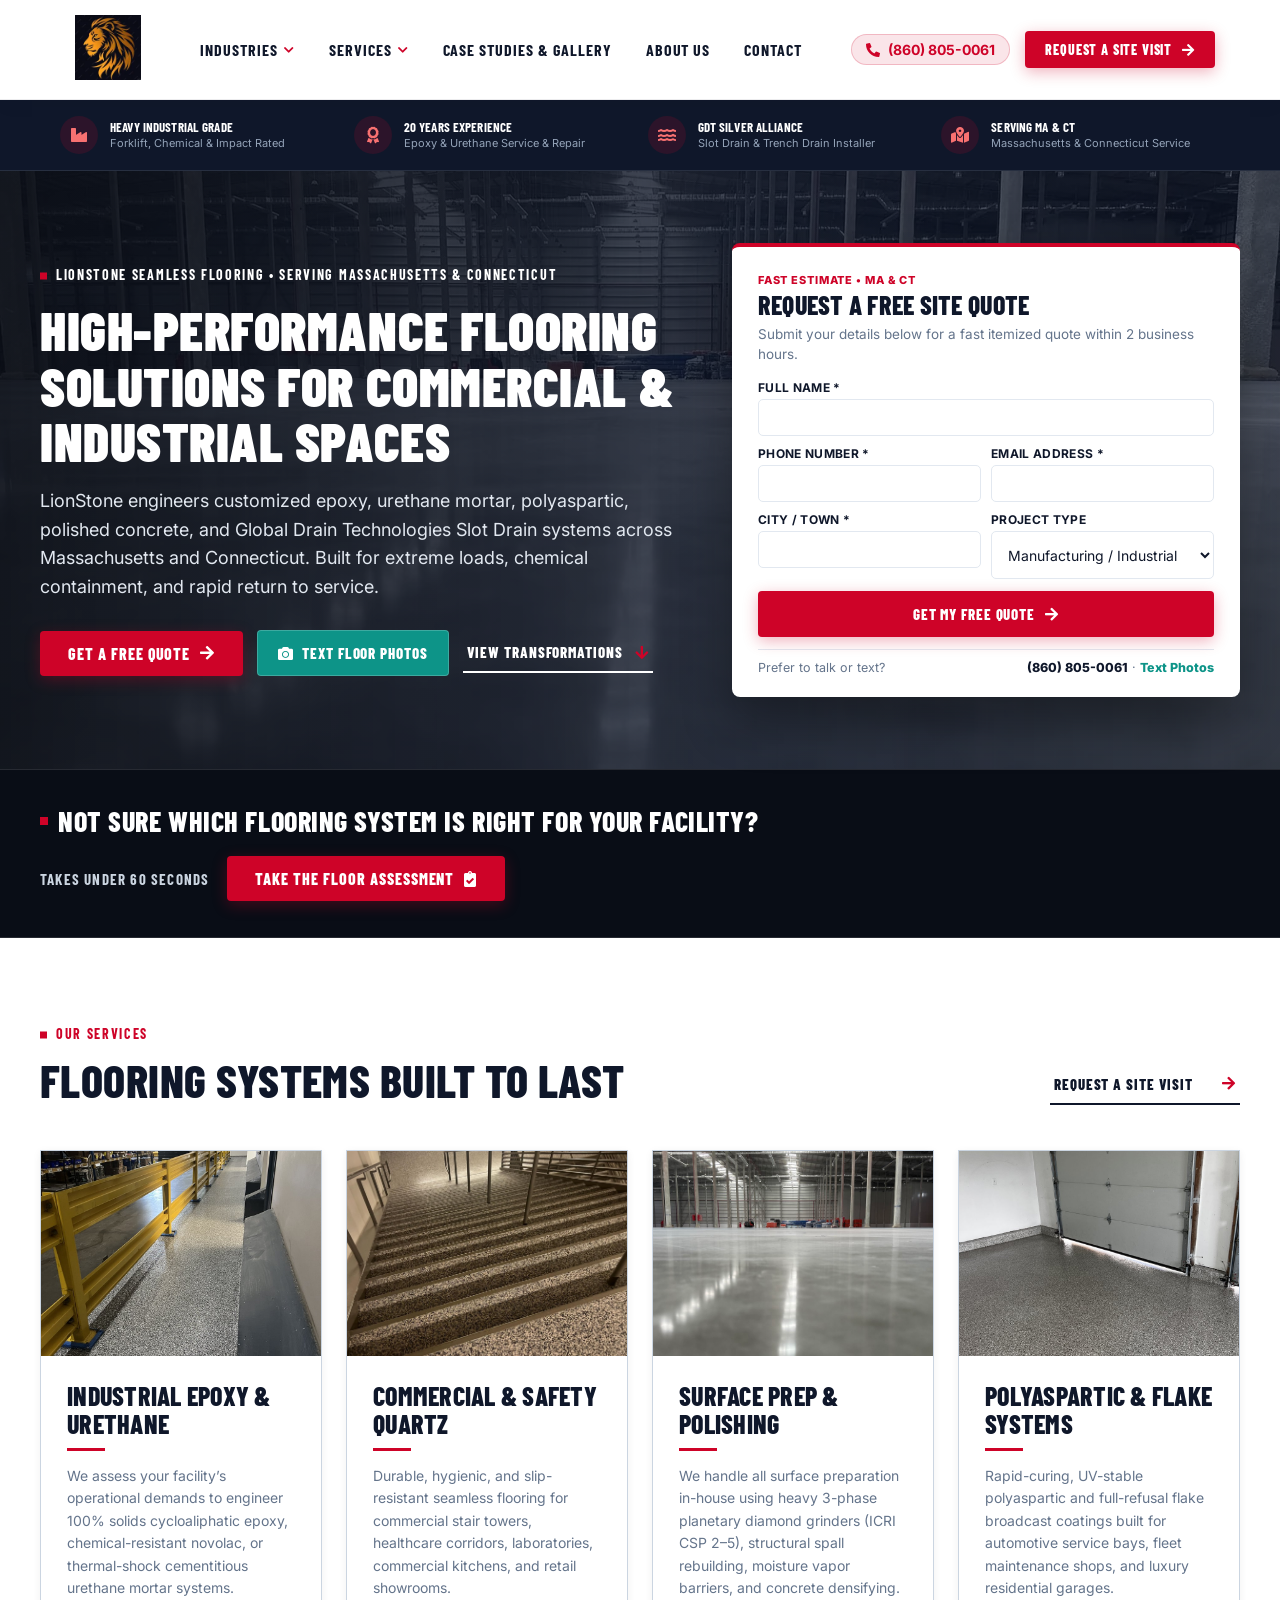
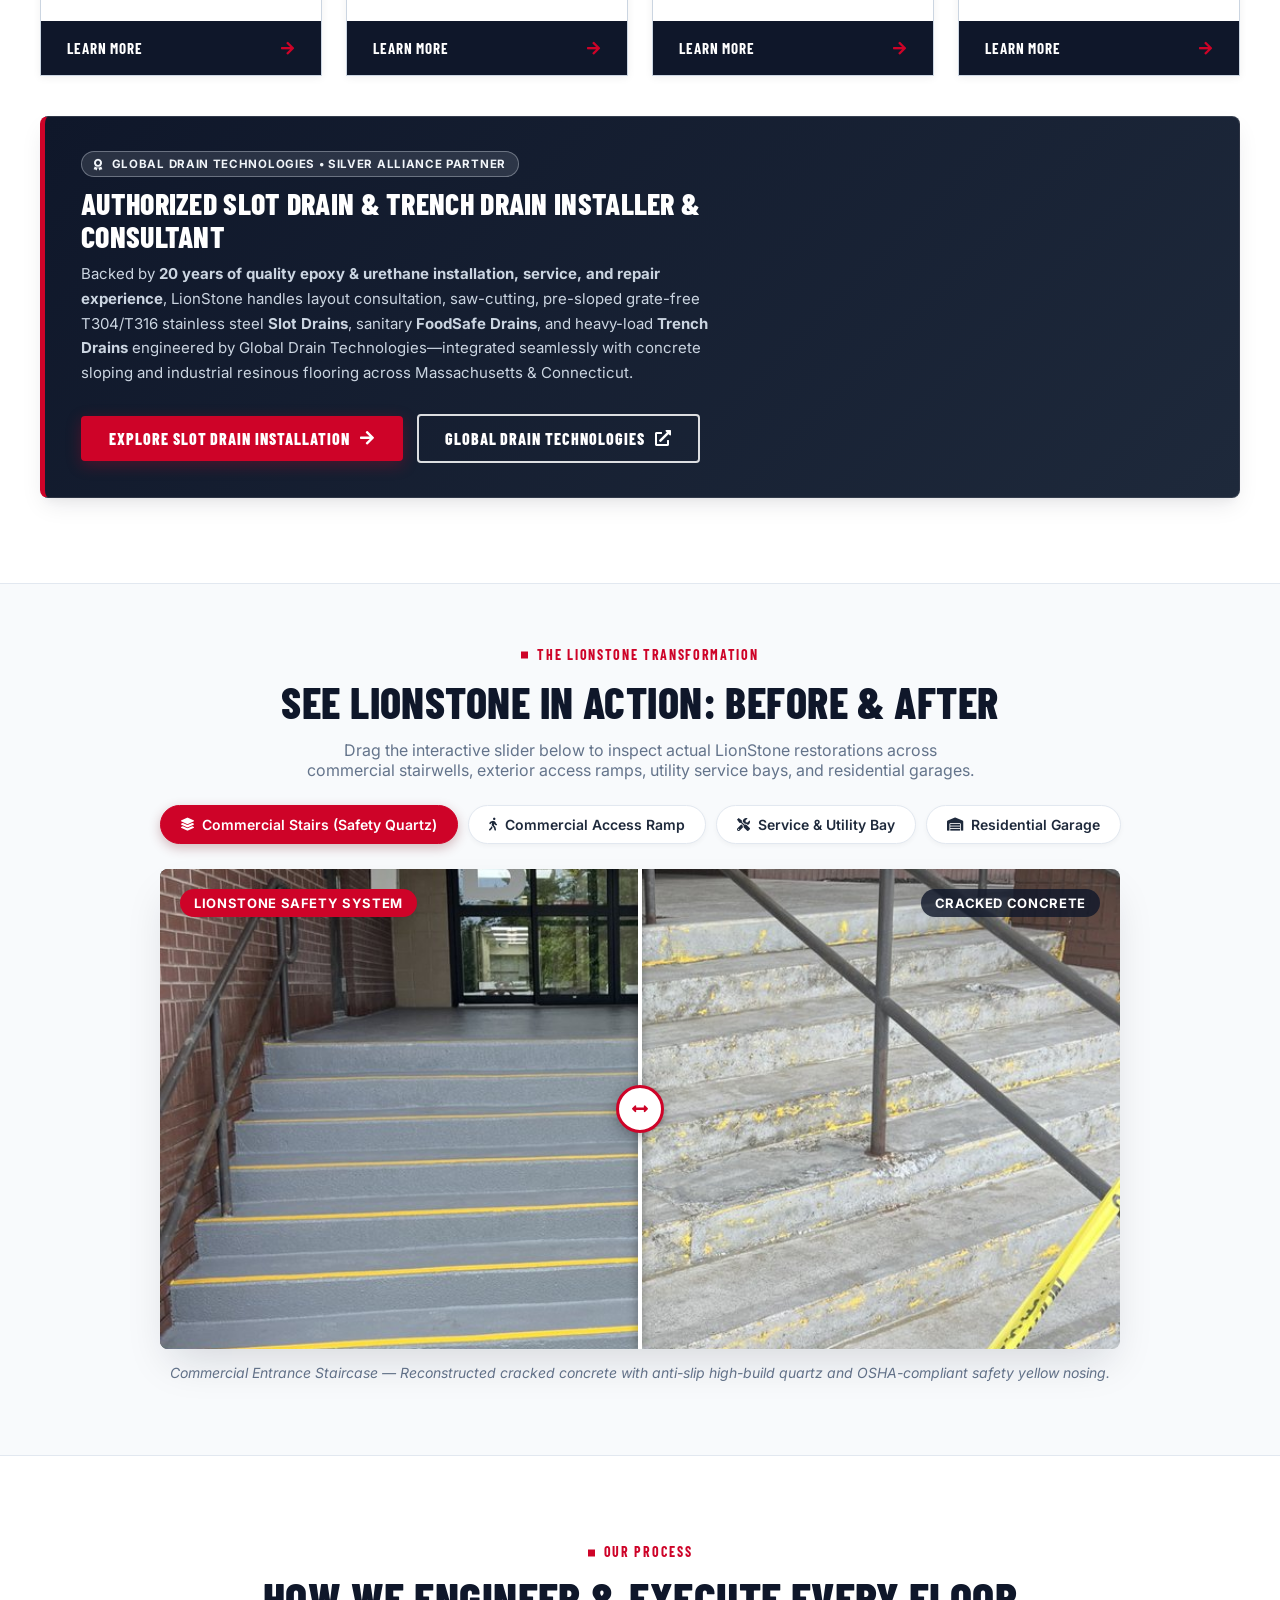
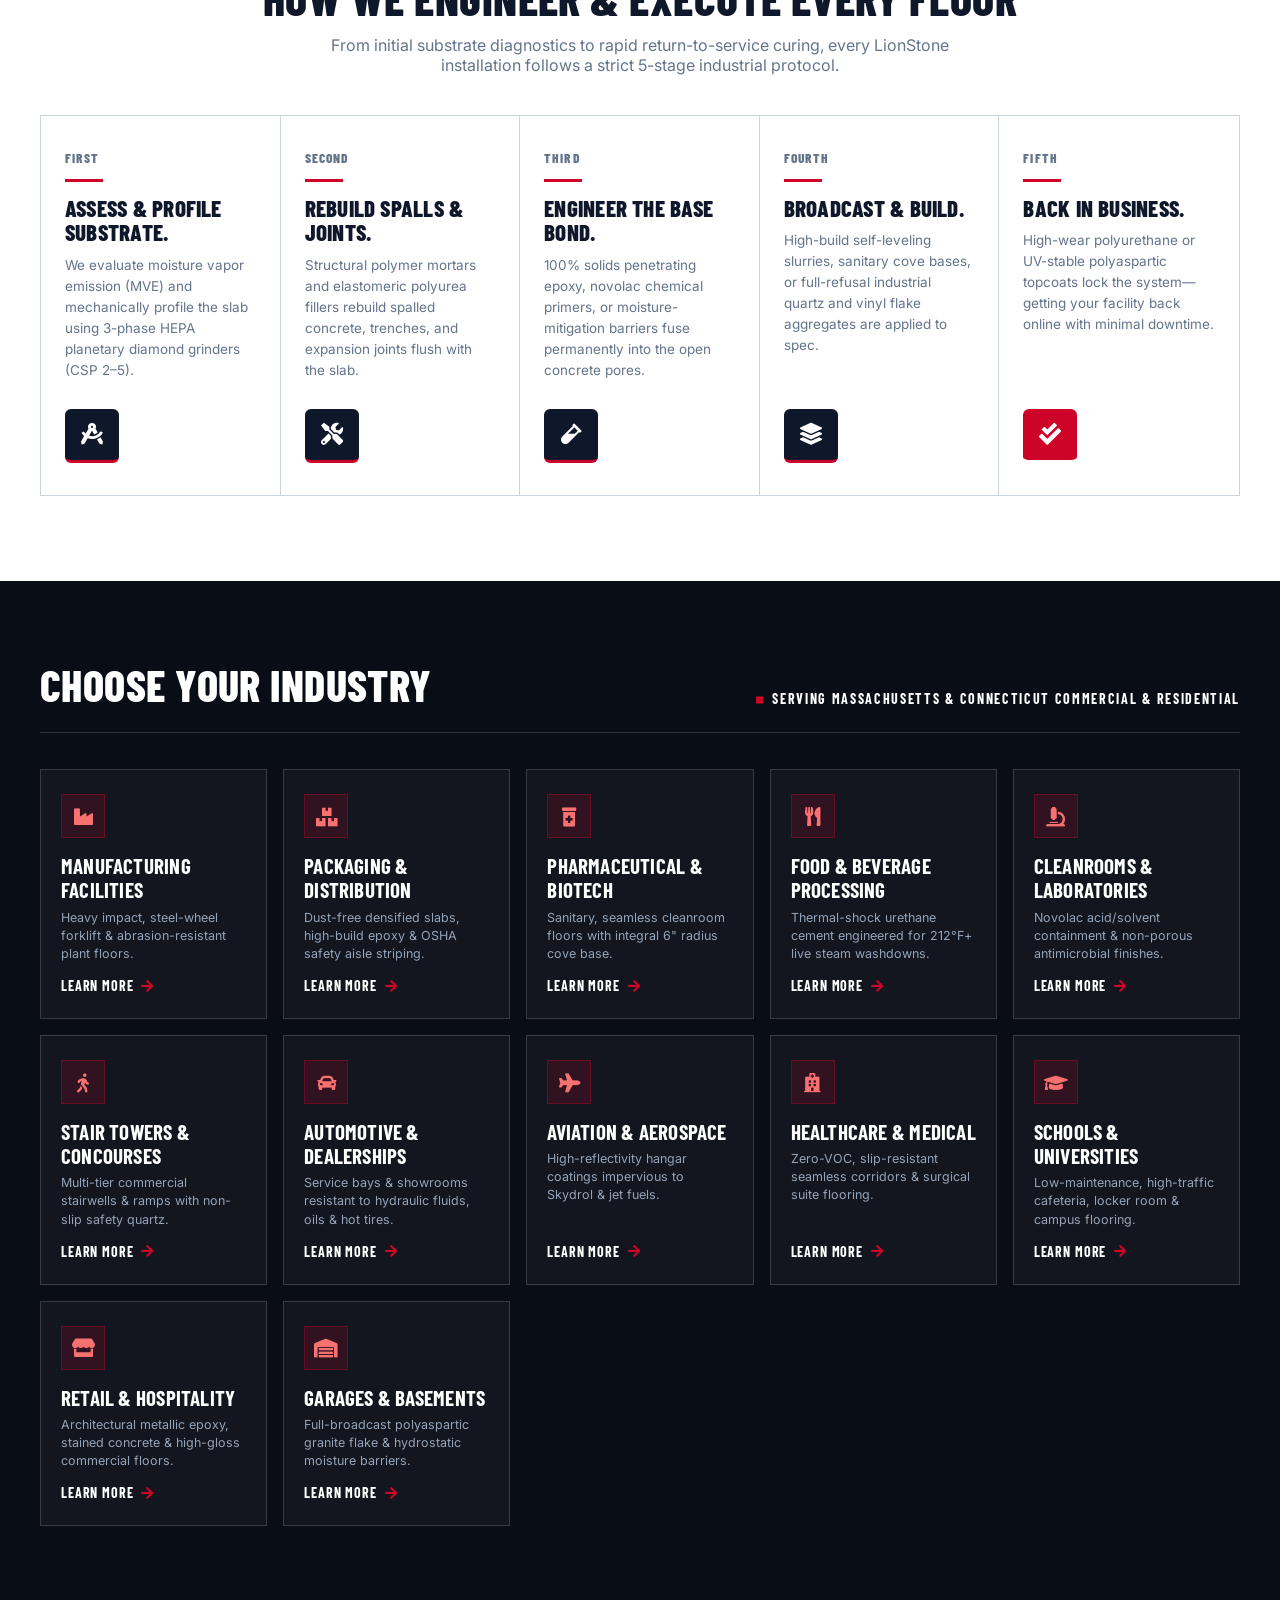
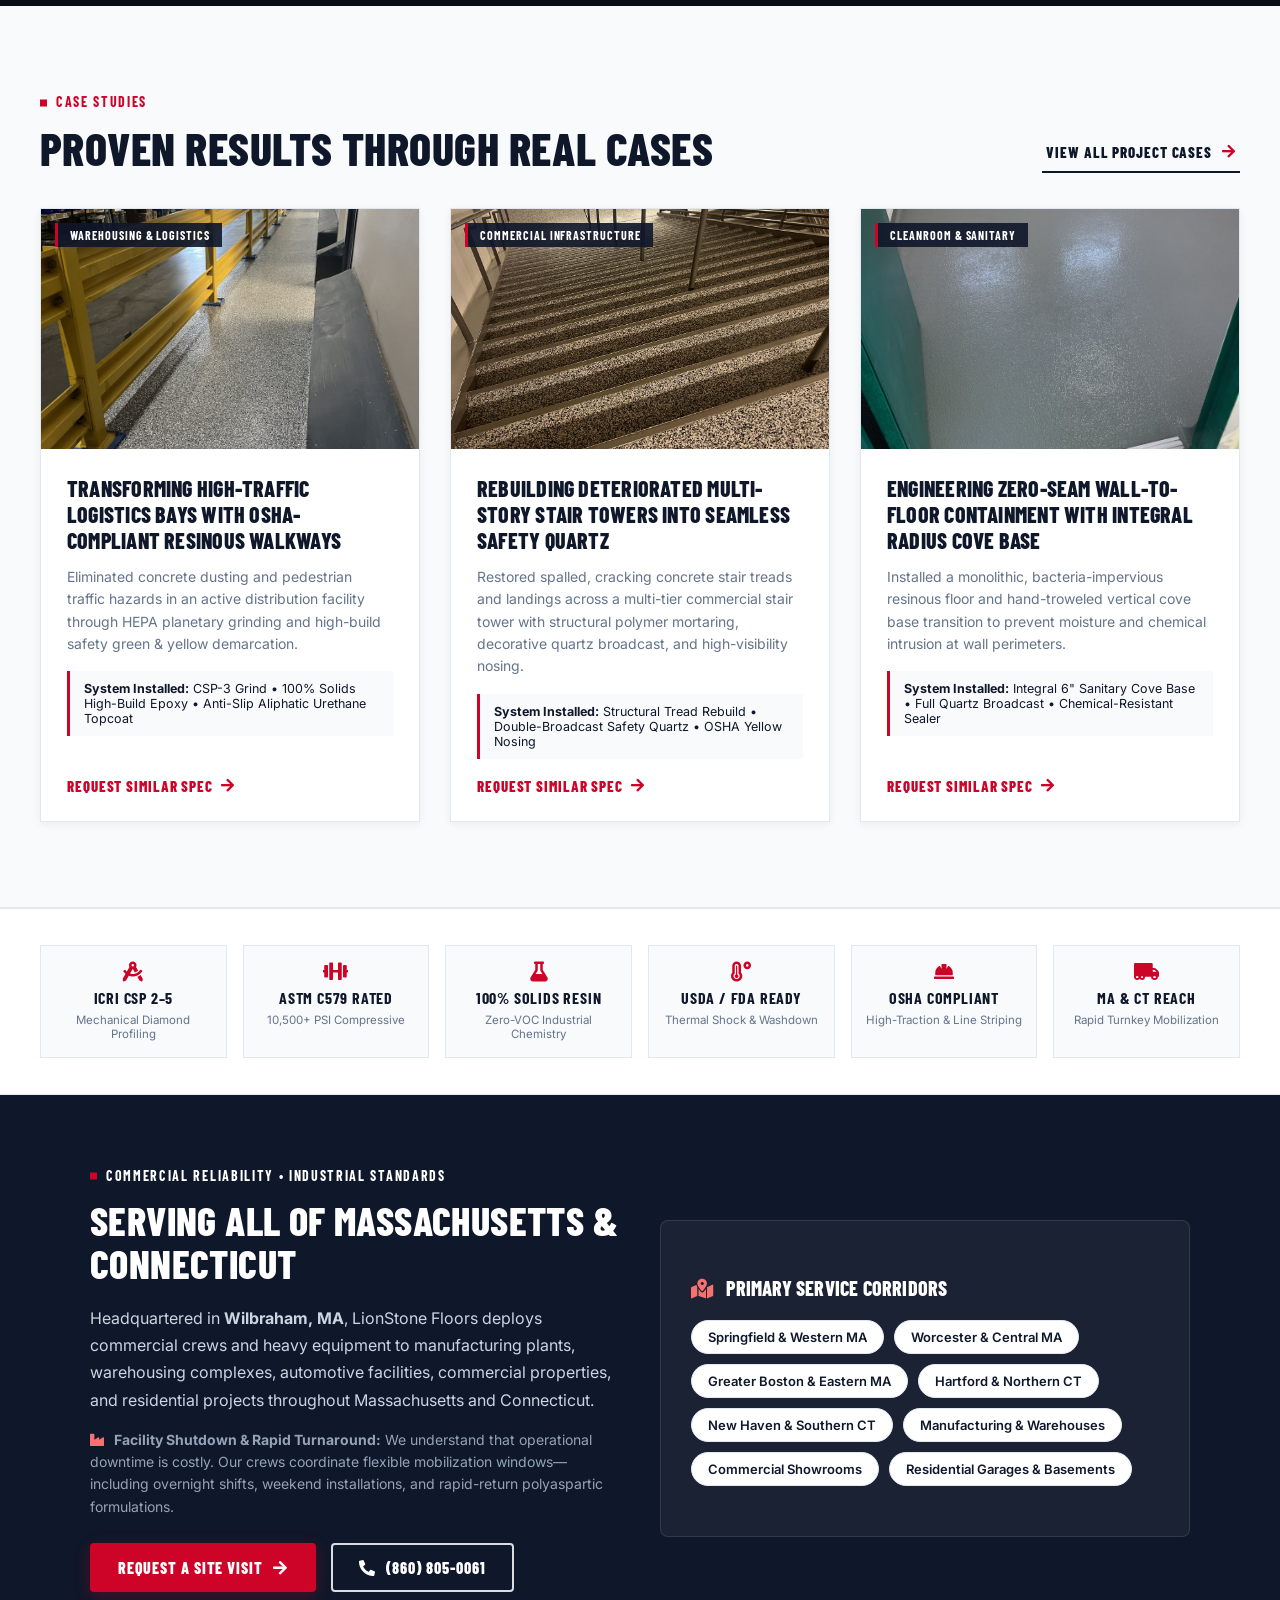
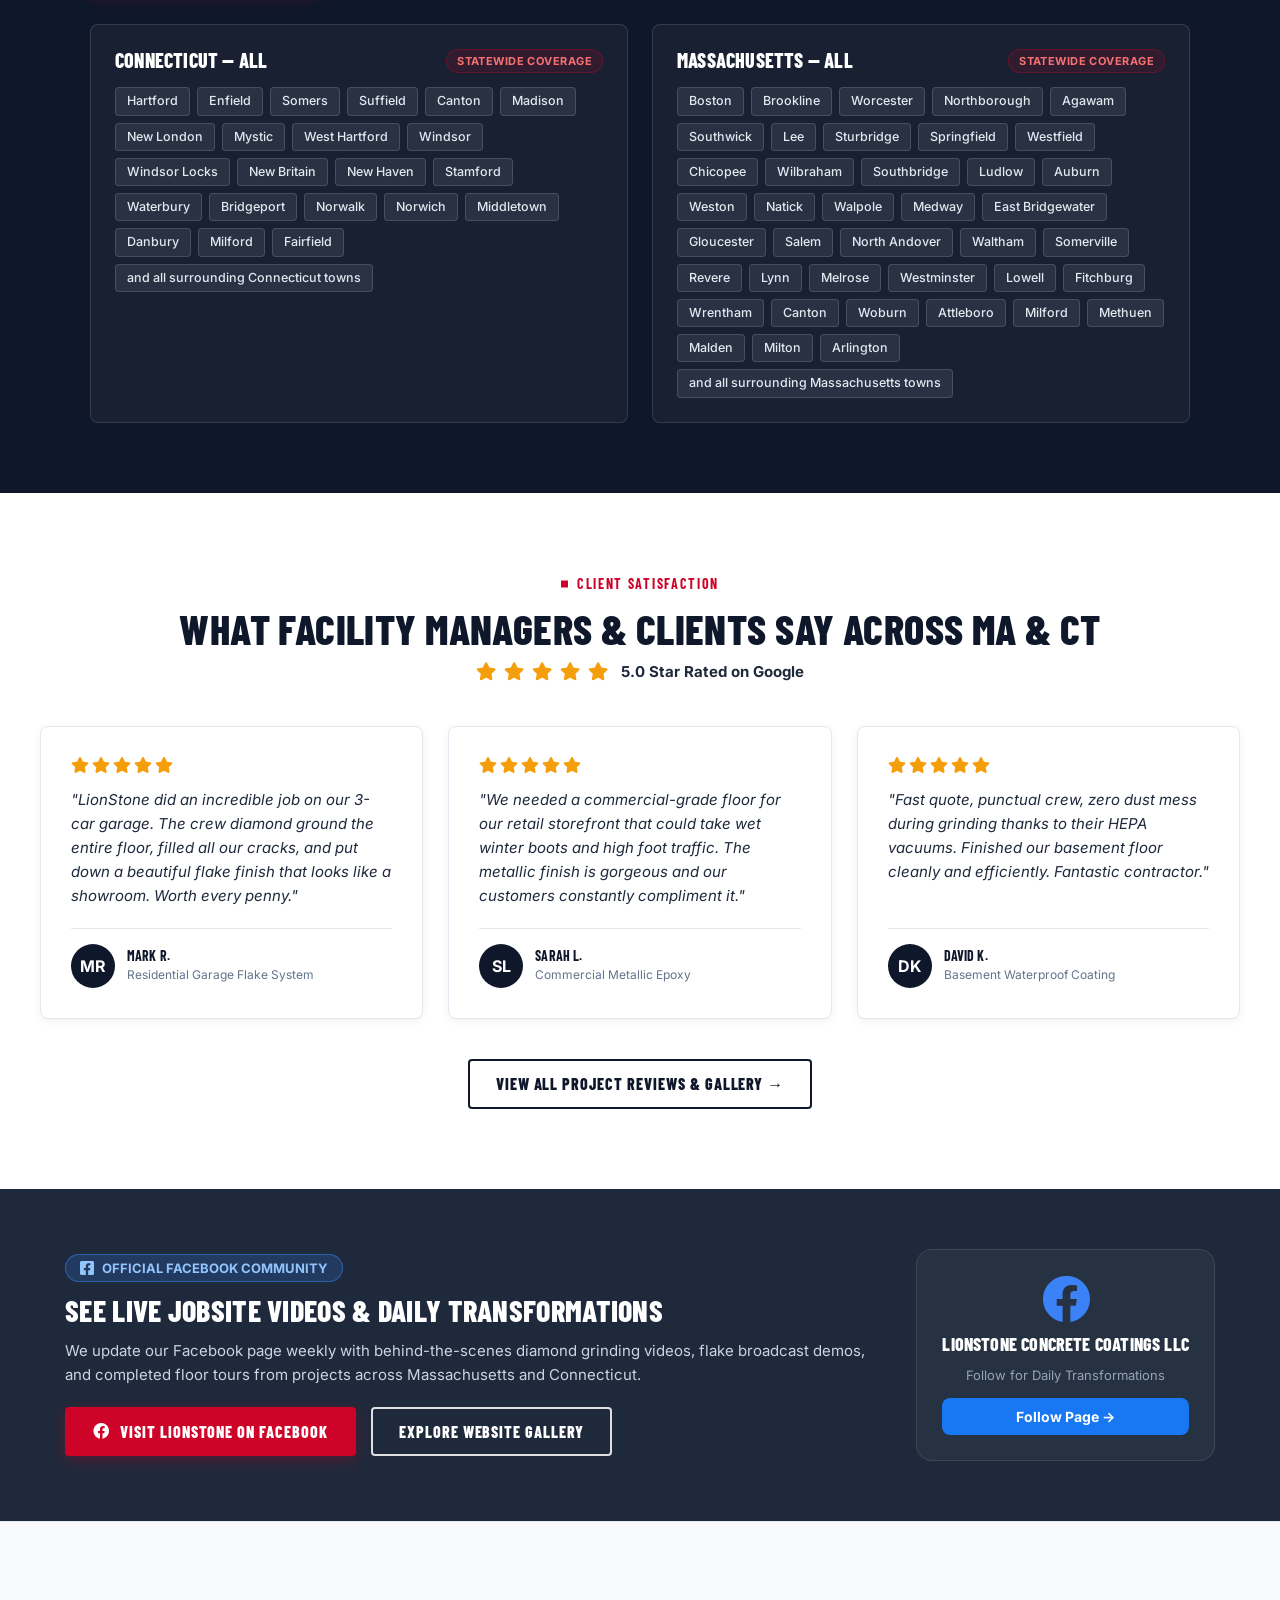
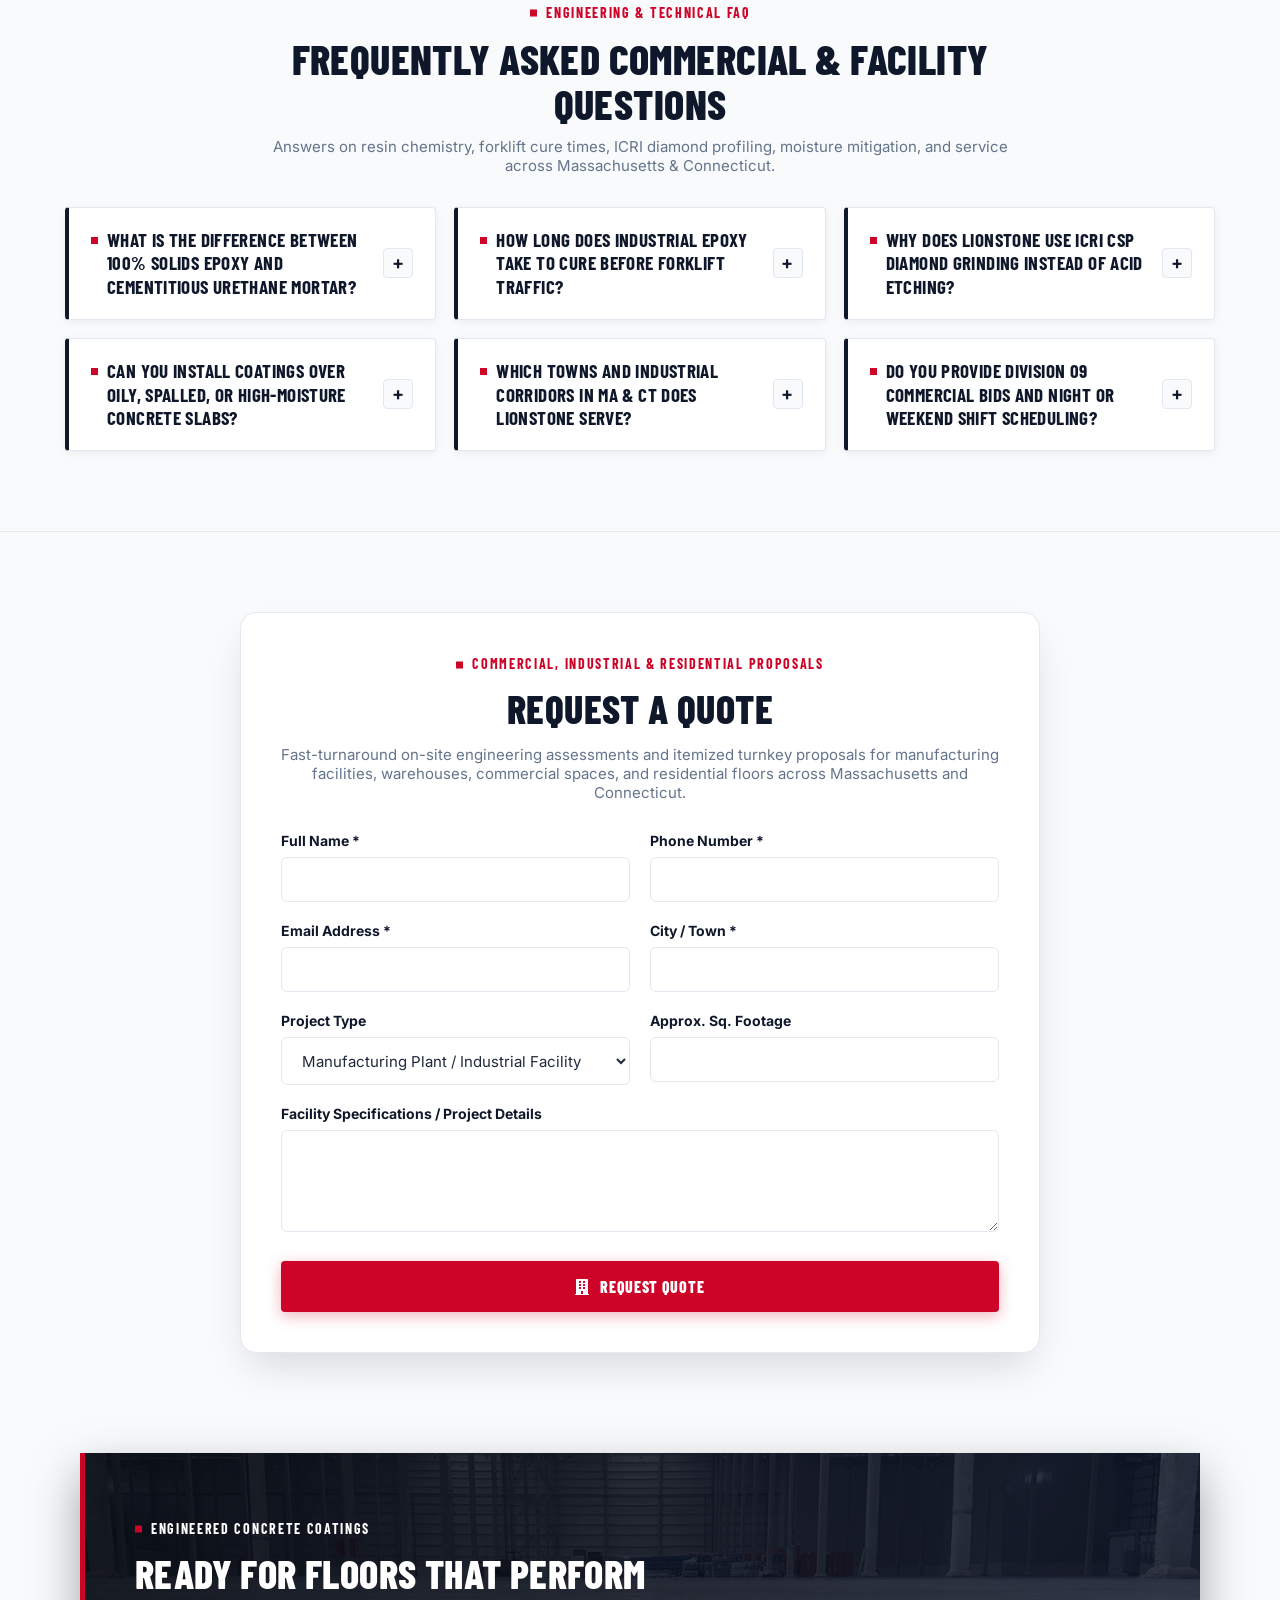
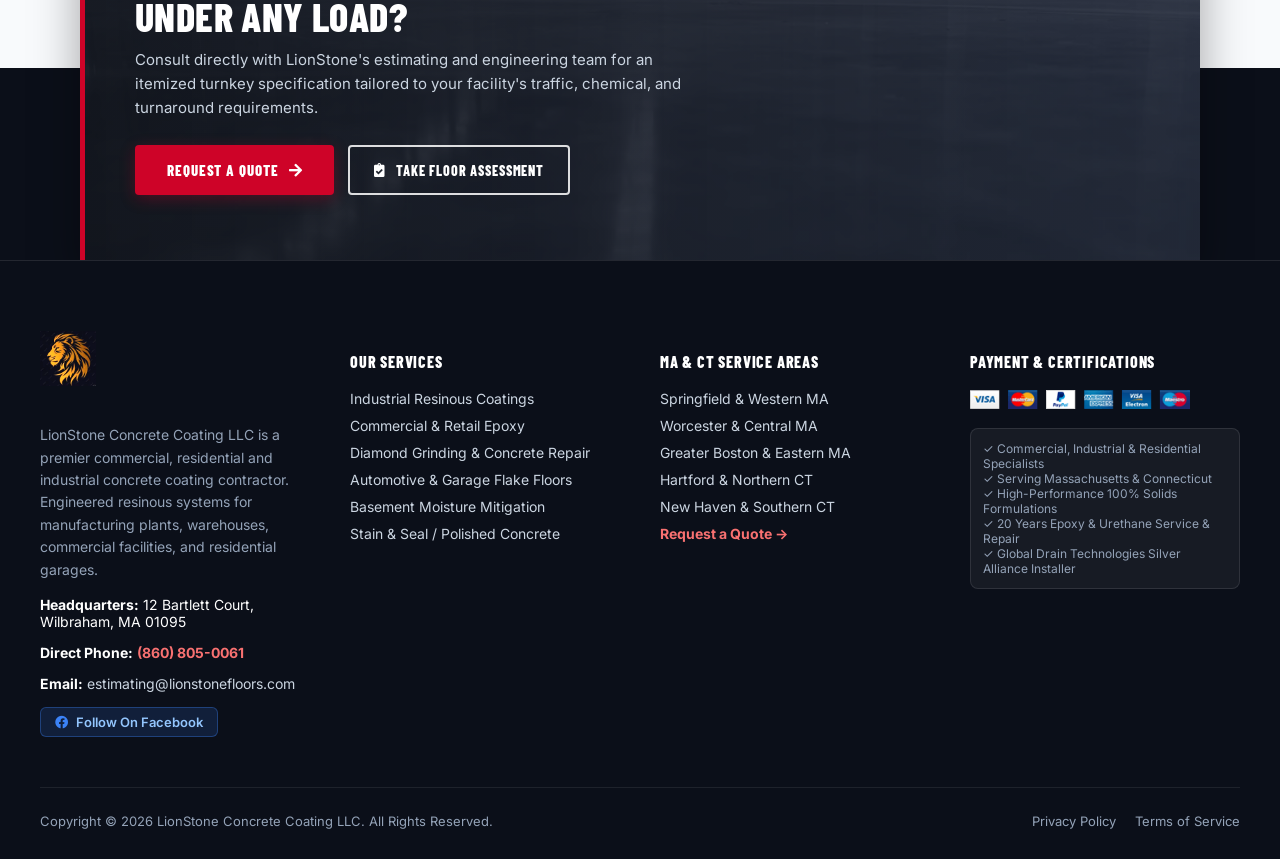
<file: index.html>
<!DOCTYPE html>
<html lang="en-US" prefix="og: https://ogp.me/ns#">
<head>
    <meta charset="UTF-8">
    <meta name="viewport" content="width=device-width, initial-scale=1.0">
    <title>LionStone Floors | Commercial, Industrial &amp; Residential Concrete Coatings in MA &amp; CT</title>
    <meta name="description" content="LionStone Floors is a premier commercial, industrial, and residential concrete coating contractor serving Massachusetts & Connecticut. Engineered resinous systems for manufacturing plants, warehouses, commercial facilities, and residential garages." />
    <meta name="robots" content="follow, index, max-snippet:-1, max-video-preview:-1, max-image-preview:large" />
    <meta name="msvalidate.01" content="898157D35D35F95627068F647C2C75D9" />
    <link rel="canonical" href="https://lionstonefloors.com/" />
    <link rel="alternate" type="text/plain" title="LLMs Information" href="https://lionstonefloors.com/llms.txt" />
    <meta property="og:locale" content="en_US" />
    <meta property="og:type" content="website" />
    <meta property="og:title" content="LionStone Floors | Commercial, Industrial &amp; Residential Concrete Coatings in MA &amp; CT" />
    <meta property="og:description" content="Commercial, industrial, and residential concrete coating specialists serving Massachusetts & Connecticut. Engineered resinous flooring for manufacturing facilities, warehouses, commercial spaces, and high-performance garages." />
    <meta property="og:url" content="https://lionstonefloors.com/" />
    <meta property="og:image" content="https://lionstonefloors.com/assets/images/Lionstone-Concrete-Coating-Epoxy-Flooring-new-england-3.jpg" />
    <meta property="og:site_name" content="LionStone Floors" />
    <meta name="twitter:card" content="summary_large_image" />

    <!-- Schema.org Local Business Structured Data -->
    <script type="application/ld+json">
    {
  "@context": "https://schema.org",
  "@type": "HomeAndConstructionBusiness",
  "name": "LionStone Concrete Coating LLC",
  "alternateName": "LionStone Floors",
  "url": "https://lionstonefloors.com/",
  "logo": "https://lionstonefloors.com/assets/images/1776804454505_LionStone-Logo.jpg",
  "image": "https://lionstonefloors.com/assets/images/Lionstone-Concrete-Coating-Epoxy-Flooring-new-england-7.jpg",
  "description": "Premier epoxy, polyaspartic, and resinous concrete coating specialist with 20 years of quality epoxy & urethane installation, service, and repair experience and authorized Global Drain Technologies Silver Alliance Slot Drain installer and consultant serving all of Massachusetts and Connecticut.",
  "telephone": "+1-860-805-0061",
  "email": "estimating@lionstonefloors.com",
  "address": {
    "@type": "PostalAddress",
    "streetAddress": "12 Bartlett Court",
    "addressLocality": "Wilbraham",
    "addressRegion": "MA",
    "postalCode": "01095",
    "addressCountry": "US"
  },
  "geo": {
    "@type": "GeoCoordinates",
    "latitude": "42.1226",
    "longitude": "-72.4354"
  },
  "areaServed": [
    {
      "@type": "State",
      "name": "Massachusetts"
    },
    {
      "@type": "State",
      "name": "Connecticut"
    },
    {
      "@type": "City",
      "name": "Boston, MA"
    },
    {
      "@type": "City",
      "name": "Brookline, MA"
    },
    {
      "@type": "City",
      "name": "Worcester, MA"
    },
    {
      "@type": "City",
      "name": "Northborough, MA"
    },
    {
      "@type": "City",
      "name": "Agawam, MA"
    },
    {
      "@type": "City",
      "name": "Southwick, MA"
    },
    {
      "@type": "City",
      "name": "Lee, MA"
    },
    {
      "@type": "City",
      "name": "Sturbridge, MA"
    },
    {
      "@type": "City",
      "name": "Springfield, MA"
    },
    {
      "@type": "City",
      "name": "Westfield, MA"
    },
    {
      "@type": "City",
      "name": "Chicopee, MA"
    },
    {
      "@type": "City",
      "name": "Wilbraham, MA"
    },
    {
      "@type": "City",
      "name": "Southbridge, MA"
    },
    {
      "@type": "City",
      "name": "Ludlow, MA"
    },
    {
      "@type": "City",
      "name": "Auburn, MA"
    },
    {
      "@type": "City",
      "name": "Weston, MA"
    },
    {
      "@type": "City",
      "name": "Natick, MA"
    },
    {
      "@type": "City",
      "name": "Walpole, MA"
    },
    {
      "@type": "City",
      "name": "Medway, MA"
    },
    {
      "@type": "City",
      "name": "East Bridgewater, MA"
    },
    {
      "@type": "City",
      "name": "Gloucester, MA"
    },
    {
      "@type": "City",
      "name": "Salem, MA"
    },
    {
      "@type": "City",
      "name": "North Andover, MA"
    },
    {
      "@type": "City",
      "name": "Waltham, MA"
    },
    {
      "@type": "City",
      "name": "Somerville, MA"
    },
    {
      "@type": "City",
      "name": "Revere, MA"
    },
    {
      "@type": "City",
      "name": "Lynn, MA"
    },
    {
      "@type": "City",
      "name": "Melrose, MA"
    },
    {
      "@type": "City",
      "name": "Westminster, MA"
    },
    {
      "@type": "City",
      "name": "Lowell, MA"
    },
    {
      "@type": "City",
      "name": "Fitchburg, MA"
    },
    {
      "@type": "City",
      "name": "Wrentham, MA"
    },
    {
      "@type": "City",
      "name": "Canton, MA"
    },
    {
      "@type": "City",
      "name": "Woburn, MA"
    },
    {
      "@type": "City",
      "name": "Attleboro, MA"
    },
    {
      "@type": "City",
      "name": "Milford, MA"
    },
    {
      "@type": "City",
      "name": "Methuen, MA"
    },
    {
      "@type": "City",
      "name": "Malden, MA"
    },
    {
      "@type": "City",
      "name": "Milton, MA"
    },
    {
      "@type": "City",
      "name": "Arlington, MA"
    },
    {
      "@type": "City",
      "name": "Hartford, CT"
    },
    {
      "@type": "City",
      "name": "Enfield, CT"
    },
    {
      "@type": "City",
      "name": "Somers, CT"
    },
    {
      "@type": "City",
      "name": "Suffield, CT"
    },
    {
      "@type": "City",
      "name": "Canton, CT"
    },
    {
      "@type": "City",
      "name": "Madison, CT"
    },
    {
      "@type": "City",
      "name": "New London, CT"
    },
    {
      "@type": "City",
      "name": "Mystic, CT"
    },
    {
      "@type": "City",
      "name": "West Hartford, CT"
    },
    {
      "@type": "City",
      "name": "Windsor, CT"
    },
    {
      "@type": "City",
      "name": "Windsor Locks, CT"
    },
    {
      "@type": "City",
      "name": "New Britain, CT"
    },
    {
      "@type": "City",
      "name": "New Haven, CT"
    },
    {
      "@type": "City",
      "name": "Stamford, CT"
    },
    {
      "@type": "City",
      "name": "Waterbury, CT"
    },
    {
      "@type": "City",
      "name": "Bridgeport, CT"
    },
    {
      "@type": "City",
      "name": "Norwalk, CT"
    },
    {
      "@type": "City",
      "name": "Norwich, CT"
    },
    {
      "@type": "City",
      "name": "Middletown, CT"
    },
    {
      "@type": "City",
      "name": "Danbury, CT"
    },
    {
      "@type": "City",
      "name": "Milford, CT"
    },
    {
      "@type": "City",
      "name": "Fairfield, CT"
    }
  ],
  "priceRange": "$$",
  "openingHoursSpecification": [
    {
      "@type": "OpeningHoursSpecification",
      "dayOfWeek": [
        "Monday",
        "Tuesday",
        "Wednesday",
        "Thursday",
        "Friday",
        "Saturday"
      ],
      "opens": "08:00",
      "closes": "18:00"
    }
  ],
  "sameAs": [
    "https://www.facebook.com/lionstoneconcretecoating"
  ],
  "contactPoint": {
    "@type": "ContactPoint",
    "telephone": "+1-860-805-0061",
    "email": "estimating@lionstonefloors.com",
    "contactType": "sales",
    "areaServed": [
      "US-MA",
      "US-CT"
    ],
    "availableLanguage": [
      "English"
    ]
  },
  "hasOfferCatalog": {
    "@type": "OfferCatalog",
    "name": "Engineered Concrete Coating & Resinous Flooring Systems",
    "itemListElement": [
      {
        "@type": "Offer",
        "itemOffered": {
          "@type": "Service",
          "name": "100% Solids Industrial Epoxy Flooring"
        }
      },
      {
        "@type": "Offer",
        "itemOffered": {
          "@type": "Service",
          "name": "Cementitious Urethane Mortar & Thermal-Shock Systems"
        }
      },
      {
        "@type": "Offer",
        "itemOffered": {
          "@type": "Service",
          "name": "Novolac Chemical-Resistant Coatings"
        }
      },
      {
        "@type": "Offer",
        "itemOffered": {
          "@type": "Service",
          "name": "UV-Stable Polyaspartic Garage & Showroom Systems"
        }
      },
      {
        "@type": "Offer",
        "itemOffered": {
          "@type": "Service",
          "name": "Polished, Stained & Densified Concrete"
        }
      },
      {
        "@type": "Offer",
        "itemOffered": {
          "@type": "Service",
          "name": "Global Drain Technologies Slot Drain, FoodSafe Drain & Trench Drain Installation"
        }
      }
    ]
  },
  "award": "Global Drain Technologies — Silver Alliance Slot Drain Installer and Consultant"
}
    </script>

    <!-- Structured Data: FAQPage -->
    <script type="application/ld+json">
{
  "@context": "https://schema.org",
  "@type": "FAQPage",
  "mainEntity": [
    {
      "@type": "Question",
      "name": "What is the difference between 100% solids epoxy and cementitious urethane mortar?",
      "acceptedAnswer": {
        "@type": "Answer",
        "text": "100% solids industrial epoxy is ideal for warehouses, manufacturing bays, and distribution hubs needing high compressive strength (10,500+ PSI) and abrasion resistance. Three-component cementitious urethane mortar (3/16\" to 3/8\") has a thermal expansion coefficient matched to concrete, withstanding 212°F+ live steam washdowns, freeze-thaw thermal shock, and organic food acids."
      }
    },
    {
      "@type": "Question",
      "name": "How long does industrial epoxy take to cure before forklift traffic?",
      "acceptedAnswer": {
        "@type": "Answer",
        "text": "Light foot traffic is typically permitted in 12 to 18 hours, with full mechanical forklift and steel-wheel loading returning in 24 to 48 hours depending on resin thickness and ambient slab temperatures. When minimal plant downtime is critical, fast-cure polyaspartic and urethane formulations accelerate return to service."
      }
    },
    {
      "@type": "Question",
      "name": "Why does LionStone use ICRI CSP diamond grinding instead of acid etching?",
      "acceptedAnswer": {
        "@type": "Answer",
        "text": "Acid etching leaves behind chemical salts that weaken adhesion and fails to remove surface laitance or old mastics. LionStone uses 3-phase planetary diamond grinders and shot blasters paired with HEPA dust extractors to mechanically profile concrete to ICRI CSP 2–5 standards, creating open concrete pores for permanent mechanical bonding."
      }
    },
    {
      "@type": "Question",
      "name": "Can you install coatings over oily, spalled, or high-moisture concrete slabs?",
      "acceptedAnswer": {
        "@type": "Answer",
        "text": "Yes. We perform ASTM calcium chloride and relative humidity moisture testing prior to coating, apply oil-stop or 25-lb hydrostatic moisture vapor barrier primers where needed, and rebuild spalled control joints, floor trenches, and damaged treads with structural polyurea and polymer mortar."
      }
    },
    {
      "@type": "Question",
      "name": "Which towns and industrial corridors in MA & CT does LionStone serve?",
      "acceptedAnswer": {
        "@type": "Answer",
        "text": "Headquartered at 12 Bartlett Court in Wilbraham, MA, we serve all of Massachusetts and Connecticut—including Boston, Worcester, Springfield, Wilbraham, Lowell, Woburn, Salem, Hartford, Enfield, New Haven, Stamford, New London, Bridgeport, Norwalk, Danbury, and surrounding commercial and residential communities."
      }
    },
    {
      "@type": "Question",
      "name": "Do you provide Division 09 commercial bids and night or weekend shift scheduling?",
      "acceptedAnswer": {
        "@type": "Answer",
        "text": "Yes. We provide itemized Division 09 proposals for General Contractors, plant engineers, and property managers, and regularly schedule overnight or weekend plant shutdown mobilizations across Massachusetts and Connecticut."
      }
    }
  ]
}
    </script>

    <!-- Preconnect & Critical Assets -->
    <link rel="preconnect" href="https://fonts.googleapis.com" />
    <link rel="preconnect" href="https://fonts.gstatic.com" crossorigin />
    <link rel="preconnect" href="https://cdnjs.cloudflare.com" crossorigin />
    <link rel="preload" as="image" href="./assets/images/hero-epoxy-3.webp" fetchpriority="high" />
    <!-- Stylesheets (render-critical customstyle.css only; fonts & icons non-blocking) -->
    <link rel="stylesheet" href="./assets/css/customstyle.css?v=10" />
    <link rel="stylesheet" href="https://fonts.googleapis.com/css2?family=Barlow+Condensed:wght@600;700;800;900&family=Inter:wght@400;500;600;700;800&display=swap" media="print" onload="this.media='all'" />
    <link rel="stylesheet" href="https://cdnjs.cloudflare.com/ajax/libs/font-awesome/5.15.4/css/all.min.css" media="print" onload="this.media='all'" />
    <noscript>
        <link rel="stylesheet" href="https://fonts.googleapis.com/css2?family=Barlow+Condensed:wght@600;700;800;900&family=Inter:wght@400;500;600;700;800&display=swap" />
        <link rel="stylesheet" href="https://cdnjs.cloudflare.com/ajax/libs/font-awesome/5.15.4/css/all.min.css" />
    </noscript>
    
    <link rel="icon" type="image/png" href="./assets/images/favicon-64.png" sizes="64x64" />

    <!-- Google tag (gtag.js) -->
    <script async src="https://www.googletagmanager.com/gtag/js?id=AW-17046742942"></script>
    <script>
      window.dataLayer = window.dataLayer || [];
      function gtag(){dataLayer.push(arguments);}
      gtag('js', new Date());

      gtag('config', 'AW-17046742942');
      gtag('config', 'G-8DGC4CBGWN');
    </script>
</head>

<body class="home wrapper-custom">
<div class="website-wrapper">

    <!-- Site Header -->
    <header class="whb-header whb-header_149418 whb-sticky-real">
        <div class="whb-main-header">

            <!-- Main Header -->
            <div class="whb-row whb-general-header">
                <div class="container" style="display: flex; justify-content: space-between; align-items: center; padding: 15px 25px;">
                    <div class="site-logo">
                        <a href="./index.html">
                            <img src="./assets/images/logo-optimized.webp" alt="LionStone Concrete Coatings Logo" width="66" height="65" decoding="async" style="max-height: 65px; object-fit: contain;" />
                        </a>
                    </div>

                    <nav class="main-nav-desktop" style="display: flex; align-items: center; gap: 26px;">
                        <button type="button" class="ls-nav-link" data-ls-menu="industries">
                            Industries <i class="fas fa-chevron-down"></i>
                        </button>
                        <button type="button" class="ls-nav-link" data-ls-menu="services">
                            Services <i class="fas fa-chevron-down"></i>
                        </button>
                        <a href="./reviews.html" class="ls-nav-link">Case Studies &amp; Gallery</a>
                        <a href="./about-us.html" class="ls-nav-link">About Us</a>
                        <a href="./contact.html" class="ls-nav-link">Contact</a>
                    </nav>

                    <div style="display: flex; align-items: center; gap: 15px;">
                        <a href="tel:8608050061" class="header-phone-badge">
                            <i class="fas fa-phone-alt"></i> (860) 805-0061
                        </a>
                        <a href="./contact.html" class="btn-ls-primary" style="padding: 10px 20px !important; font-size: 14px !important;">
                            Request a Site Visit <i class="fas fa-arrow-right"></i>
                        </a>
                    </div>
                </div>

                <!-- Mega Menu: Industries -->
                <div class="ls-mega-menu" data-ls-menu-panel="industries">
                    <div class="ls-mega-header">
                        <h6><span class="ls-eyebrow ls-eyebrow-light" style="margin: 0;">SERVING MASSACHUSETTS &amp; CONNECTICUT COMMERCIAL &amp; RESIDENTIAL</span></h6>
                        <button type="button" class="ls-mega-close" data-ls-close-menu aria-label="Close Menu"><i class="fas fa-times"></i></button>
                    </div>
                    <div class="ls-mega-grid">
                        <div class="ls-mega-col">
                            <h5>Heavy Industrial &amp; Production</h5>
                            <ul class="ls-mega-list">
                                <li><a href="./services.html#industrial-flooring">Industrial &amp; Manufacturing Plants</a></li>
                                <li><a href="./services.html#industrial-flooring">Warehousing &amp; Logistics Hubs</a></li>
                                <li><a href="./services.html#industrial-flooring">Packaging &amp; Distribution Centers</a></li>
                                <li><a href="./services.html#industrial-flooring">Machine Shops &amp; Assembly Lines</a></li>
                            </ul>
                        </div>
                        <div class="ls-mega-col">
                            <h5>Hygienic, Lab &amp; Food Processing</h5>
                            <ul class="ls-mega-list">
                                <li><a href="./services.html#commercial-specialty">Food &amp; Beverage Processing (USDA)</a></li>
                                <li><a href="./services.html#commercial-specialty">Pharmaceutical &amp; Biotech Labs</a></li>
                                <li><a href="./services.html#commercial-specialty">Cleanrooms &amp; Semiconductor Spaces</a></li>
                                <li><a href="./services.html#commercial-specialty">Commercial Kitchens &amp; Breweries</a></li>
                            </ul>
                        </div>
                        <div class="ls-mega-col">
                            <h5>Commercial &amp; Institutional</h5>
                            <ul class="ls-mega-list">
                                <li><a href="./services.html#commercial-retail">Multi-Story Stair Towers &amp; Ramps</a></li>
                                <li><a href="./services.html#commercial-retail">Healthcare &amp; Medical Corridors</a></li>
                                <li><a href="./services.html#commercial-retail">Retail Storefronts &amp; Showrooms</a></li>
                                <li><a href="./services.html#commercial-retail">Schools, Universities &amp; Municipal</a></li>
                            </ul>
                        </div>
                        <div class="ls-mega-col">
                            <h5>Automotive &amp; Specialty</h5>
                            <ul class="ls-mega-list">
                                <li><a href="./services.html#residential-garage">Automotive &amp; Fleet Service Bays</a></li>
                                <li><a href="./services.html#residential-garage">Aviation &amp; Aerospace Hangars</a></li>
                                <li><a href="./services.html#residential-garage">Residential Garages &amp; Workshops</a></li>
                                <li><a href="./services.html#concrete-coatings">Basement Moisture Mitigation</a></li>
                            </ul>
                        </div>
                    </div>
                </div>

                <!-- Mega Menu: Services -->
                <div class="ls-mega-menu" data-ls-menu-panel="services">
                    <div class="ls-mega-header">
                        <h6><span class="ls-eyebrow ls-eyebrow-light" style="margin: 0;">Engineered Seamless Flooring Systems</span></h6>
                        <button type="button" class="ls-mega-close" data-ls-close-menu aria-label="Close Menu"><i class="fas fa-times"></i></button>
                    </div>
                    <div class="ls-mega-grid">
                        <div class="ls-mega-col">
                            <h5>Resinous &amp; Industrial Systems</h5>
                            <ul class="ls-mega-list">
                                <li><a href="./services.html#industrial-flooring">100% Solids Epoxy Flooring</a></li>
                                <li><a href="./services.html#system-spec-finder">Urethane Cement (Thermal Shock)</a></li>
                                <li><a href="./services.html#system-spec-finder">Novolac Chemical-Resistant Epoxy</a></li>
                                <li><a href="./services.html#residential-garage">Polyaspartic &amp; Rapid-Cure Coatings</a></li>
                            </ul>
                        </div>
                        <div class="ls-mega-col">
                            <h5>Concrete Prep &amp; Restoration</h5>
                            <ul class="ls-mega-list">
                                <li><a href="./services.html#stain-seal-concrete">Planetary Diamond Grinding (CSP 2–5)</a></li>
                                <li><a href="./services.html#concrete-coatings">Moisture Vapor Mitigation Barriers</a></li>
                                <li><a href="./services.html#stain-seal-concrete">Spall, Trench &amp; Joint Remediation</a></li>
                                <li><a href="./services.html#slot-drains">Slot Drains &amp; Trench Drains (GDT Silver Alliance)</a></li>
                                <li><a href="./services.html#stain-seal-concrete">Polished, Stained &amp; Densified Concrete</a></li>
                            </ul>
                        </div>
                        <div class="ls-mega-col">
                            <h5>Safety &amp; Architectural</h5>
                            <ul class="ls-mega-list">
                                <li><a href="./services.html#commercial-retail">High-Traction Quartz Broadcast</a></li>
                                <li><a href="./services.html#industrial-flooring">OSHA Safety Walkways &amp; Line Striping</a></li>
                                <li><a href="./services.html#commercial-specialty">Integral Sanitary Cove Base Systems</a></li>
                                <li><a href="./services.html#commercial-retail">Designer Metallic &amp; Flake Finishes</a></li>
                            </ul>
                        </div>
                        <div class="ls-mega-col">
                            <h5>Interactive Engineering Tools</h5>
                            <ul class="ls-mega-list">
                                <li><a href="./services.html#system-spec-finder">Interactive System Spec Finder</a></li>
                                <li><a href="#" data-open-floor-quiz>60-Second Floor Assessment Quiz</a></li>
                                <li><a href="./services.html#lionstone-swatch-container">Color Flake &amp; Finish Visualizer</a></li>
                                <li><a href="./contact.html">Request On-Site Facility Evaluation</a></li>
                            </ul>
                        </div>
                    </div>
                </div>
            </div>
        </div>
    </header>

    <!-- Trust Strip -->
    <section class="lionstone-trust-strip">
        <div class="trust-badges-grid">
            <div class="trust-badge-item">
                <div class="trust-badge-icon"><i class="fas fa-industry"></i></div>
                <div class="trust-badge-text">
                    <h5>Heavy Industrial Grade</h5>
                    <p>Forklift, Chemical & Impact Rated</p>
                </div>
            </div>
            <div class="trust-badge-item">
                <div class="trust-badge-icon"><i class="fas fa-award"></i></div>
                <div class="trust-badge-text">
                    <h5>20 Years Experience</h5>
                    <p>Epoxy &amp; Urethane Service &amp; Repair</p>
                </div>
            </div>
            <div class="trust-badge-item">
                <div class="trust-badge-icon"><i class="fas fa-water"></i></div>
                <div class="trust-badge-text">
                    <h5>GDT Silver Alliance</h5>
                    <p>Slot Drain &amp; Trench Drain Installer</p>
                </div>
            </div>
            <div class="trust-badge-item">
                <div class="trust-badge-icon"><i class="fas fa-map-marked-alt"></i></div>
                <div class="trust-badge-text">
                    <h5>Serving MA &amp; CT</h5>
                    <p>Massachusetts &amp; Connecticut Service</p>
                </div>
            </div>
        </div>
    </section>

    <!-- Hero Section -->
    <section class="hero-section" style="position: relative; background: linear-gradient(90deg, rgba(9, 13, 22, 0.92) 0%, rgba(15, 23, 42, 0.78) 60%, rgba(15, 23, 42, 0.68) 100%), url('./assets/images/hero-epoxy-3.webp') center/cover no-repeat; padding: 72px 25px; color: #ffffff;">
        <div class="container" style="max-width: 1200px; margin: 0 auto;">
            <div class="ls-hero-split-grid">
                <div>
                    <span class="ls-eyebrow ls-eyebrow-light">LionStone Seamless Flooring • Serving Massachusetts &amp; Connecticut</span>
                    <h1 style="font-size: 54px; line-height: 1.03; font-weight: 900; color: #FFFFFF; margin: 10px 0 18px 0; text-transform: uppercase;">
                        High-Performance Flooring Solutions for Commercial &amp; Industrial Spaces
                    </h1>
                    <p style="font-size: 18px; line-height: 1.6; color: #E2E8F0; max-width: 640px; margin: 0 0 28px 0; font-weight: 400;">
                        LionStone engineers customized epoxy, urethane mortar, polyaspartic, polished concrete, and Global Drain Technologies Slot Drain systems across Massachusetts and Connecticut. Built for extreme loads, chemical containment, and rapid return to service.
                    </p>
                    <div style="display: flex; align-items: center; gap: 14px; flex-wrap: wrap;">
                        <a href="./contact.html" class="btn-ls-primary">
                            Get a Free Quote <i class="fas fa-arrow-right"></i>
                        </a>
                        <a href="sms:8608050061" class="ls-btn-sms-hero">
                            <i class="fas fa-camera"></i> Text Floor Photos
                        </a>
                        <a href="#transformation-showcase" class="btn-ls-underline btn-ls-underline-light">
                            <span>View Transformations</span> <i class="fas fa-arrow-down"></i>
                        </a>
                    </div>
                </div>

                <div class="ls-hero-quote-card">
                    <div style="font-size: 11px; font-weight: 800; color: var(--ls-accent); text-transform: uppercase; letter-spacing: 0.08em; margin-bottom: 4px;">
                        Fast Estimate • MA &amp; CT
                    </div>
                    <h2 style="font-size: 26px; margin: 0 0 6px 0; color: var(--ls-primary);">Request a Free Site Quote</h2>
                    <p style="font-size: 13.5px; color: var(--ls-text-muted); margin: 0 0 16px 0; line-height: 1.45;">
                        Submit your details below for a fast itemized quote within 2 business hours.
                    </p>
                    <form action="https://api.web3forms.com/submit" method="POST" class="native-estimate-form">
                        <input type="hidden" name="access_key" value="b1cdf58f-0e10-461e-81ea-d7477937009e" />
                        <input type="hidden" name="subject" value="New Homepage Hero Quote Request | LionStone Floors" />
                        <input type="hidden" name="from_name" value="LionStone Website Lead Engine (Homepage Hero)" />
                        <input type="hidden" name="redirect" value="https://lionstonefloors.com/calendar/" />
                    <input type="hidden" name="source" value="Homepage Bottom Quote Form" />
                        <input type="hidden" name="source" value="Homepage Hero Quick Quote" />
                        <input type="checkbox" name="botcheck" style="display: none;" />

                        <div class="ls-hero-field" style="margin-bottom: 10px;">
                            <label for="hero-name">Full Name *</label>
                            <input type="text" id="hero-name" name="name" required placeholder="" />
                        </div>

                        <div class="ls-hero-form-grid" style="margin-bottom: 10px;">
                            <div class="ls-hero-field">
                                <label for="hero-phone">Phone Number *</label>
                                <input type="tel" id="hero-phone" name="phone" required placeholder="" />
                            </div>
                            <div class="ls-hero-field">
                                <label for="hero-email">Email Address *</label>
                                <input type="email" id="hero-email" name="email" required placeholder="" />
                            </div>
                        </div>

                        <div class="ls-hero-form-grid" style="margin-bottom: 12px;">
                            <div class="ls-hero-field">
                                <label for="hero-city">City / Town *</label>
                                <input type="text" id="hero-city" name="city" required placeholder="" />
                            </div>
                            <div class="ls-hero-field">
                                <label for="hero-project-type">Project Type</label>
                                <select id="hero-project-type" name="project_type" class="project-type-select">
                                    <option value="Manufacturing Facility" selected>Manufacturing / Industrial</option>
                                    <option value="Warehouse / Logistics">Warehouse &amp; Logistics</option>
                                    <option value="Commercial Facility">Commercial / Retail</option>
                                    <option value="Food & Beverage / Cleanroom">Food Prep / Cleanroom</option>
                                    <option value="Slot Drain & Trench Drain Installation">Slot &amp; Trench Drain (GDT)</option>
                                    <option value="Stairwell / Walkway Safety">Stair Tower / Walkway</option>
                                    <option value="Concrete Repair / Grinding">Grinding &amp; Slab Repair</option>
                                    <option value="Automotive / Fleet Bays">Automotive / Fleet Bay</option>
                                    <option value="Garage Flake Floor">Residential Garage</option>
                                    <option value="Basement Floor">Basement Moisture Barrier</option>
                                    <option value="Other">Other</option>
                                </select>
                            </div>
                        </div>

                        <button type="submit" class="btn-ls-primary" style="width: 100%; justify-content: center; padding: 14px 18px !important; font-size: 15px !important;">
                            Get My Free Quote <i class="fas fa-arrow-right"></i>
                        </button>
                    </form>
                    <div style="margin-top: 12px; padding-top: 10px; border-top: 1px solid var(--ls-border); display: flex; justify-content: space-between; align-items: center; flex-wrap: wrap; gap: 8px; font-size: 12.5px; color: var(--ls-text-muted);">
                        <span>Prefer to talk or text?</span>
                        <span>
                            <a href="tel:8608050061" style="color: var(--ls-primary); font-weight: 800;">(860) 805-0061</a>
                            &middot;
                            <a href="sms:8608050061" style="color: #0D9488; font-weight: 800;">Text Photos</a>
                        </span>
                    </div>
                </div>
            </div>
        </div>
    </section>

    <!-- "Not Sure Which Floor Is Right For You?" Assessment Banner -->
    <section class="ls-assessment-bar">
        <div class="ls-assessment-bar-inner">
            <h3>Not Sure Which Flooring System Is Right for Your Facility?</h3>
            <div class="ls-assessment-cta-group">
                <span class="ls-time-tag">Takes Under 60 Seconds</span>
                <a href="#" data-open-floor-quiz class="btn-ls-primary">
                    Take the Floor Assessment <i class="fas fa-clipboard-check"></i>
                </a>
            </div>
        </div>
    </section>

    <!-- Core Services Showcase (Architectural Card System) -->
    <section id="services-overview" style="padding: 85px 20px; background: #FFFFFF;">
        <div class="container" style="max-width: 1200px; margin: 0 auto;">
            <div style="display: flex; justify-content: space-between; align-items: flex-end; flex-wrap: wrap; gap: 20px; margin-bottom: 45px;">
                <div>
                    <span class="ls-eyebrow">Our Services</span>
                    <h2 style="font-size: 46px; margin: 4px 0 0 0;">Flooring Systems Built to Last</h2>
                </div>
                <div>
                    <a href="./contact.html" class="btn-ls-underline">
                        <span>Request a Site Visit</span> <i class="fas fa-arrow-right"></i>
                    </a>
                </div>
            </div>

            <div class="ls-arch-services-grid">
                <!-- Card 1: Industrial Resinous & Urethane -->
                <div class="ls-arch-service-card">
                    <div>
                        <div class="ls-arch-card-img">
                            <img loading="lazy" decoding="async" src="./assets/images/projects/warehouse-safety-walkway.jpg" alt="Industrial Manufacturing Flooring Systems" />
                        </div>
                        <div class="ls-arch-card-content">
                            <h3>Industrial Epoxy &amp; Urethane</h3>
                            <hr class="ls-accent-hr" />
                            <p>
                                We assess your facility’s operational demands to engineer 100% solids cycloaliphatic epoxy, chemical-resistant novolac, or thermal-shock cementitious urethane mortar systems.
                            </p>
                        </div>
                    </div>
                    <a href="./services.html#industrial-flooring" class="ls-arch-card-footer">
                        <span>Learn More</span> <i class="fas fa-arrow-right"></i>
                    </a>
                </div>

                <!-- Card 2: Commercial & Multi-Story Safety -->
                <div class="ls-arch-service-card">
                    <div>
                        <div class="ls-arch-card-img">
                            <img loading="lazy" decoding="async" src="./assets/images/projects/commercial-stair-tower.jpg" alt="Commercial Retail and Stair Tower Flooring" />
                        </div>
                        <div class="ls-arch-card-content">
                            <h3>Commercial &amp; Safety Quartz</h3>
                            <hr class="ls-accent-hr" />
                            <p>
                                Durable, hygienic, and slip-resistant seamless flooring for commercial stair towers, healthcare corridors, laboratories, commercial kitchens, and retail showrooms.
                            </p>
                        </div>
                    </div>
                    <a href="./services.html#commercial-retail" class="ls-arch-card-footer">
                        <span>Learn More</span> <i class="fas fa-arrow-right"></i>
                    </a>
                </div>

                <!-- Card 3: Concrete Surface Prep & Grinding -->
                <div class="ls-arch-service-card">
                    <div>
                        <div class="ls-arch-card-img">
                            <img loading="lazy" decoding="async" src="./assets/images/Lionstone-Concrete-Coating-Epoxy-Flooring-new-england-3.jpg" alt="Planetary Diamond Ground and Polished Industrial Concrete Floor" />
                        </div>
                        <div class="ls-arch-card-content">
                            <h3>Surface Prep &amp; Polishing</h3>
                            <hr class="ls-accent-hr" />
                            <p>
                                We handle all surface preparation in-house using heavy 3-phase planetary diamond grinders (ICRI CSP 2–5), structural spall rebuilding, moisture vapor barriers, and concrete densifying.
                            </p>
                        </div>
                    </div>
                    <a href="./services.html#stain-seal-concrete" class="ls-arch-card-footer">
                        <span>Learn More</span> <i class="fas fa-arrow-right"></i>
                    </a>
                </div>

                <!-- Card 4: Polyaspartic Bays & Garages -->
                <div class="ls-arch-service-card">
                    <div>
                        <div class="ls-arch-card-img">
                            <img loading="lazy" decoding="async" src="./assets/images/projects/wilbraham-stemwall-garage.jpg" alt="High-Performance Polyaspartic Flake Flooring" />
                        </div>
                        <div class="ls-arch-card-content">
                            <h3>Polyaspartic &amp; Flake Systems</h3>
                            <hr class="ls-accent-hr" />
                            <p>
                                Rapid-curing, UV-stable polyaspartic and full-refusal flake broadcast coatings built for automotive service bays, fleet maintenance shops, and luxury residential garages.
                            </p>
                        </div>
                    </div>
                    <a href="./services.html#residential-garage" class="ls-arch-card-footer">
                        <span>Learn More</span> <i class="fas fa-arrow-right"></i>
                    </a>
                </div>
            </div>

            <!-- Global Drain Technologies Silver Alliance Banner -->
            <div class="ls-gdt-banner">
                <div style="max-width: 660px;">
                    <span class="ls-gdt-badge"><i class="fas fa-award"></i> Global Drain Technologies &bull; Silver Alliance Partner</span>
                    <h3 style="color: #FFFFFF; font-size: 30px; margin: 0 0 10px 0;">Authorized Slot Drain &amp; Trench Drain Installer &amp; Consultant</h3>
                    <p style="color: #CBD5E1; font-size: 15px; line-height: 1.65; margin: 0;">
                        Backed by <strong>20 years of quality epoxy &amp; urethane installation, service, and repair experience</strong>, LionStone handles layout consultation, saw-cutting, pre-sloped grate-free T304/T316 stainless steel <strong>Slot Drains</strong>, sanitary <strong>FoodSafe Drains</strong>, and heavy-load <strong>Trench Drains</strong> engineered by Global Drain Technologies—integrated seamlessly with concrete sloping and industrial resinous flooring across Massachusetts &amp; Connecticut.
                    </p>
                </div>
                <div class="ls-gdt-actions">
                    <a href="./services.html#slot-drains" class="btn-ls-primary">Explore Slot Drain Installation <i class="fas fa-arrow-right"></i></a>
                    <a href="https://globaldraintech.com/" target="_blank" rel="noopener noreferrer" class="btn-ls-secondary">Global Drain Technologies <i class="fas fa-external-link-alt"></i></a>
                </div>
            </div>
        </div>
    </section>

    <!-- Interactive Before / After Section -->
    <section id="transformation-showcase" class="lionstone-before-after-section" style="border-top: 1px solid var(--ls-border); border-bottom: 1px solid var(--ls-border);">
        <div class="container" style="max-width: 1100px; margin: 0 auto; padding: 0 20px; text-align: center;">
            <span class="ls-eyebrow">The LionStone Transformation</span>
            <h2 style="font-size: 44px; margin: 6px 0 15px 0;">See LionStone in Action: Before &amp; After</h2>
            <p style="color: var(--ls-text-muted); max-width: 680px; margin: 0 auto 25px auto;">
                Drag the interactive slider below to inspect actual LionStone restorations across commercial stairwells, exterior access ramps, utility service bays, and residential garages.
            </p>

            <!-- Project Selector Tabs -->
            <div class="before-after-tabs">
                <button type="button" class="ba-tab-btn active" data-before="./assets/images/projects/stairs-before.jpg" data-after="./assets/images/projects/stairs-after.jpg" data-before-label="Cracked Concrete" data-after-label="LionStone Safety System" data-caption="Commercial Entrance Staircase — Reconstructed cracked concrete with anti-slip high-build quartz and OSHA-compliant safety yellow nosing.">
                    <i class="fas fa-layer-group"></i> Commercial Stairs (Safety Quartz)
                </button>
                <button type="button" class="ba-tab-btn" data-before="./assets/images/projects/ramp-before.jpg" data-after="./assets/images/projects/ramp-after.jpg" data-before-label="Spalled Concrete" data-after-label="Non-Slip Resinous" data-caption="Exterior Commercial Entrance Ramp — Restored spalled, pitting concrete into an architectural, non-slip textured finish built for extreme freeze-thaw cycles.">
                    <i class="fas fa-walking"></i> Commercial Access Ramp
                </button>
                <button type="button" class="ba-tab-btn" data-before="./assets/images/projects/garage-split-before.jpg" data-after="./assets/images/projects/garage-split-after.jpg" data-before-label="Worn & Stained Slab" data-after-label="Full-Broadcast Flake" data-caption="Service & Utility Bay — Mechanical diamond grinding and crack remediation followed by a seamless, chemical-resistant polyaspartic flake broadcast.">
                    <i class="fas fa-tools"></i> Service & Utility Bay
                </button>
                <button type="button" class="ba-tab-btn" data-before="./assets/images/projects/garage-prep-before.jpg" data-after="./assets/images/projects/garage-cure-after.jpg" data-before-label="Diamond Ground Slab" data-after-label="Cured Granite Flake" data-caption="High-End Residential Garage — Industrial planetary diamond grind followed by 100% solids epoxy basecoat and UV-stable polyaspartic clear topcoat.">
                    <i class="fas fa-warehouse"></i> Residential Garage
                </button>
            </div>

            <div class="lionstone-before-after-container" id="main-ba-slider">
                <!-- Before Image (Base) -->
                <img loading="lazy" decoding="async" id="ba-img-before" src="./assets/images/projects/stairs-before.jpg" alt="Untreated Concrete Before LionStone" />
                <span id="ba-badge-before" class="slider-badge slider-badge-before">Cracked Concrete</span>

                <!-- After Image (Revealed on Drag) -->
                <div class="after-image-wrapper">
                    <img loading="lazy" decoding="async" id="ba-img-after" src="./assets/images/projects/stairs-after.jpg" alt="LionStone Coating After Transformation" />
                    <span id="ba-badge-after" class="slider-badge slider-badge-after">LionStone Safety System</span>
                </div>

                <!-- Draggable Handle -->
                <div class="slider-handle">
                    <div class="slider-handle-button">
                        <i class="fas fa-arrows-alt-h"></i>
                    </div>
                </div>
            </div>

            <p id="ba-caption-text" style="font-size: 14px; color: var(--ls-text-muted); margin-top: 15px; font-style: italic;">
                Commercial Entrance Staircase — Reconstructed cracked concrete with anti-slip high-build quartz and OSHA-compliant safety yellow nosing.
            </p>
        </div>
    </section>

    <!-- Our Process ("HOW WE CAN HELP" Architectural Blueprint Grid) -->
    <section id="our-process" style="padding: 85px 20px; background: #FFFFFF;">
        <div class="container" style="max-width: 1200px; margin: 0 auto;">
            <div style="text-align: center;">
                <span class="ls-eyebrow">Our Process</span>
                <h2 style="font-size: 46px; margin: 4px 0 12px 0;">How We Engineer &amp; Execute Every Floor</h2>
                <p style="color: var(--ls-text-muted); max-width: 660px; margin: 0 auto;">
                    From initial substrate diagnostics to rapid return-to-service curing, every LionStone installation follows a strict 5-stage industrial protocol.
                </p>
            </div>

            <div class="ls-process-blueprint-grid">
                <div class="ls-process-card">
                    <div>
                        <p class="ls-process-step-label">First</p>
                        <hr class="ls-accent-hr" />
                        <h4>Assess &amp; Profile Substrate.</h4>
                        <p>We evaluate moisture vapor emission (MVE) and mechanically profile the slab using 3-phase HEPA planetary diamond grinders (CSP 2–5).</p>
                    </div>
                    <div class="ls-process-icon-box"><i class="fas fa-drafting-compass"></i></div>
                </div>

                <div class="ls-process-card">
                    <div>
                        <p class="ls-process-step-label">Second</p>
                        <hr class="ls-accent-hr" />
                        <h4>Rebuild Spalls &amp; Joints.</h4>
                        <p>Structural polymer mortars and elastomeric polyurea fillers rebuild spalled concrete, trenches, and expansion joints flush with the slab.</p>
                    </div>
                    <div class="ls-process-icon-box"><i class="fas fa-tools"></i></div>
                </div>

                <div class="ls-process-card">
                    <div>
                        <p class="ls-process-step-label">Third</p>
                        <hr class="ls-accent-hr" />
                        <h4>Engineer the Base Bond.</h4>
                        <p>100% solids penetrating epoxy, novolac chemical primers, or moisture-mitigation barriers fuse permanently into the open concrete pores.</p>
                    </div>
                    <div class="ls-process-icon-box"><i class="fas fa-vial"></i></div>
                </div>

                <div class="ls-process-card">
                    <div>
                        <p class="ls-process-step-label">Fourth</p>
                        <hr class="ls-accent-hr" />
                        <h4>Broadcast &amp; Build.</h4>
                        <p>High-build self-leveling slurries, sanitary cove bases, or full-refusal industrial quartz and vinyl flake aggregates are applied to spec.</p>
                    </div>
                    <div class="ls-process-icon-box"><i class="fas fa-layer-group"></i></div>
                </div>

                <div class="ls-process-card">
                    <div>
                        <p class="ls-process-step-label">Fifth</p>
                        <hr class="ls-accent-hr" />
                        <h4>Back in Business.</h4>
                        <p>High-wear polyurethane or UV-stable polyaspartic topcoats lock the system—getting your facility back online with minimal downtime.</p>
                    </div>
                    <div class="ls-process-icon-box" style="background: var(--ls-accent); border-bottom-color: #FFFFFF;"><i class="fas fa-check-double"></i></div>
                </div>
            </div>
        </div>
    </section>

    <!-- Choose Your Industry (Dark Architectural Verticals Grid) -->
    <section id="choose-your-industry" class="ls-industry-section">
        <div class="container" style="max-width: 1200px; margin: 0 auto;">
            <div class="ls-industry-header-row">
                <div>
                    <h2 style="font-size: 44px; color: #FFFFFF; margin: 0;">Choose Your Industry</h2>
                </div>
                <div>
                    <span class="ls-eyebrow ls-eyebrow-light" style="margin: 0;">SERVING MASSACHUSETTS &amp; CONNECTICUT COMMERCIAL &amp; RESIDENTIAL</span>
                </div>
            </div>

            <div class="ls-industry-grid">
                <a href="./services.html#industrial-flooring" class="ls-industry-card">
                    <div>
                        <div class="ls-industry-card-icon"><i class="fas fa-industry"></i></div>
                        <h5>Manufacturing Facilities</h5>
                        <p>Heavy impact, steel-wheel forklift &amp; abrasion-resistant plant floors.</p>
                    </div>
                    <span class="ls-ind-link">Learn More <i class="fas fa-arrow-right"></i></span>
                </a>

                <a href="./services.html#industrial-flooring" class="ls-industry-card">
                    <div>
                        <div class="ls-industry-card-icon"><i class="fas fa-boxes"></i></div>
                        <h5>Packaging &amp; Distribution</h5>
                        <p>Dust-free densified slabs, high-build epoxy &amp; OSHA safety aisle striping.</p>
                    </div>
                    <span class="ls-ind-link">Learn More <i class="fas fa-arrow-right"></i></span>
                </a>

                <a href="./services.html#commercial-specialty" class="ls-industry-card">
                    <div>
                        <div class="ls-industry-card-icon"><i class="fas fa-prescription-bottle-alt"></i></div>
                        <h5>Pharmaceutical &amp; Biotech</h5>
                        <p>Sanitary, seamless cleanroom floors with integral 6&quot; radius cove base.</p>
                    </div>
                    <span class="ls-ind-link">Learn More <i class="fas fa-arrow-right"></i></span>
                </a>

                <a href="./services.html#commercial-specialty" class="ls-industry-card">
                    <div>
                        <div class="ls-industry-card-icon"><i class="fas fa-utensils"></i></div>
                        <h5>Food &amp; Beverage Processing</h5>
                        <p>Thermal-shock urethane cement engineered for 212°F+ live steam washdowns.</p>
                    </div>
                    <span class="ls-ind-link">Learn More <i class="fas fa-arrow-right"></i></span>
                </a>

                <a href="./services.html#commercial-specialty" class="ls-industry-card">
                    <div>
                        <div class="ls-industry-card-icon"><i class="fas fa-microscope"></i></div>
                        <h5>Cleanrooms &amp; Laboratories</h5>
                        <p>Novolac acid/solvent containment &amp; non-porous antimicrobial finishes.</p>
                    </div>
                    <span class="ls-ind-link">Learn More <i class="fas fa-arrow-right"></i></span>
                </a>

                <a href="./services.html#commercial-retail" class="ls-industry-card">
                    <div>
                        <div class="ls-industry-card-icon"><i class="fas fa-walking"></i></div>
                        <h5>Stair Towers &amp; Concourses</h5>
                        <p>Multi-tier commercial stairwells &amp; ramps with non-slip safety quartz.</p>
                    </div>
                    <span class="ls-ind-link">Learn More <i class="fas fa-arrow-right"></i></span>
                </a>

                <a href="./services.html#residential-garage" class="ls-industry-card">
                    <div>
                        <div class="ls-industry-card-icon"><i class="fas fa-car"></i></div>
                        <h5>Automotive &amp; Dealerships</h5>
                        <p>Service bays &amp; showrooms resistant to hydraulic fluids, oils &amp; hot tires.</p>
                    </div>
                    <span class="ls-ind-link">Learn More <i class="fas fa-arrow-right"></i></span>
                </a>

                <a href="./services.html#industrial-flooring" class="ls-industry-card">
                    <div>
                        <div class="ls-industry-card-icon"><i class="fas fa-plane"></i></div>
                        <h5>Aviation &amp; Aerospace</h5>
                        <p>High-reflectivity hangar coatings impervious to Skydrol &amp; jet fuels.</p>
                    </div>
                    <span class="ls-ind-link">Learn More <i class="fas fa-arrow-right"></i></span>
                </a>

                <a href="./services.html#commercial-retail" class="ls-industry-card">
                    <div>
                        <div class="ls-industry-card-icon"><i class="fas fa-hospital"></i></div>
                        <h5>Healthcare &amp; Medical</h5>
                        <p>Zero-VOC, slip-resistant seamless corridors &amp; surgical suite flooring.</p>
                    </div>
                    <span class="ls-ind-link">Learn More <i class="fas fa-arrow-right"></i></span>
                </a>

                <a href="./services.html#commercial-retail" class="ls-industry-card">
                    <div>
                        <div class="ls-industry-card-icon"><i class="fas fa-graduation-cap"></i></div>
                        <h5>Schools &amp; Universities</h5>
                        <p>Low-maintenance, high-traffic cafeteria, locker room &amp; campus flooring.</p>
                    </div>
                    <span class="ls-ind-link">Learn More <i class="fas fa-arrow-right"></i></span>
                </a>

                <a href="./services.html#commercial-retail" class="ls-industry-card">
                    <div>
                        <div class="ls-industry-card-icon"><i class="fas fa-store"></i></div>
                        <h5>Retail &amp; Hospitality</h5>
                        <p>Architectural metallic epoxy, stained concrete &amp; high-gloss commercial floors.</p>
                    </div>
                    <span class="ls-ind-link">Learn More <i class="fas fa-arrow-right"></i></span>
                </a>

                <a href="./services.html#residential-garage" class="ls-industry-card">
                    <div>
                        <div class="ls-industry-card-icon"><i class="fas fa-warehouse"></i></div>
                        <h5>Garages &amp; Basements</h5>
                        <p>Full-broadcast polyaspartic granite flake &amp; hydrostatic moisture barriers.</p>
                    </div>
                    <span class="ls-ind-link">Learn More <i class="fas fa-arrow-right"></i></span>
                </a>
            </div>
        </div>
    </section>

    <!-- Proven Results Through Real Cases (Technical Case Studies) -->
    <section id="case-studies" style="padding: 85px 20px; background: var(--ls-bg-light); border-bottom: 1px solid var(--ls-border);">
        <div class="container" style="max-width: 1200px; margin: 0 auto;">
            <div style="display: flex; justify-content: space-between; align-items: flex-end; flex-wrap: wrap; gap: 20px;">
                <div>
                    <span class="ls-eyebrow">Case Studies</span>
                    <h2 style="font-size: 46px; margin: 4px 0 0 0;">Proven Results Through Real Cases</h2>
                </div>
                <div>
                    <a href="./reviews.html#portfolio-gallery" class="btn-ls-underline">
                        <span>View All Project Cases</span> <i class="fas fa-arrow-right"></i>
                    </a>
                </div>
            </div>

            <div class="ls-case-studies-grid">
                <!-- Case Study 1 -->
                <div class="ls-case-card">
                    <div class="ls-case-img-wrap">
                        <img loading="lazy" decoding="async" src="./assets/images/projects/warehouse-safety-walkway.jpg" alt="Industrial Logistics Safety Walkway Case Study" />
                        <span class="ls-case-tag">Warehousing &amp; Logistics</span>
                    </div>
                    <div class="ls-case-body">
                        <div>
                            <h4>Transforming High-Traffic Logistics Bays with OSHA-Compliant Resinous Walkways</h4>
                            <p>
                                Eliminated concrete dusting and pedestrian traffic hazards in an active distribution facility through HEPA planetary grinding and high-build safety green &amp; yellow demarcation.
                            </p>
                            <div class="ls-case-specs">
                                <strong>System Installed:</strong> CSP-3 Grind • 100% Solids High-Build Epoxy • Anti-Slip Aliphatic Urethane Topcoat
                            </div>
                        </div>
                        <a href="./contact.html?system=Warehouse%20Safety%20Walkway%20%26%20Logistics%20Epoxy" class="ls-case-link">
                            Request Similar Spec <i class="fas fa-arrow-right"></i>
                        </a>
                    </div>
                </div>

                <!-- Case Study 2 -->
                <div class="ls-case-card">
                    <div class="ls-case-img-wrap">
                        <img loading="lazy" decoding="async" src="./assets/images/projects/commercial-stair-tower.jpg" alt="Multi-Story Commercial Stair Tower Restoration" />
                        <span class="ls-case-tag">Commercial Infrastructure</span>
                    </div>
                    <div class="ls-case-body">
                        <div>
                            <h4>Rebuilding Deteriorated Multi-Story Stair Towers into Seamless Safety Quartz</h4>
                            <p>
                                Restored spalled, cracking concrete stair treads and landings across a multi-tier commercial stair tower with structural polymer mortaring, decorative quartz broadcast, and high-visibility nosing.
                            </p>
                            <div class="ls-case-specs">
                                <strong>System Installed:</strong> Structural Tread Rebuild • Double-Broadcast Safety Quartz • OSHA Yellow Nosing
                            </div>
                        </div>
                        <a href="./contact.html?system=Multi-Story%20Stair%20Tower%20Safety%20Quartz" class="ls-case-link">
                            Request Similar Spec <i class="fas fa-arrow-right"></i>
                        </a>
                    </div>
                </div>

                <!-- Case Study 3 -->
                <div class="ls-case-card">
                    <div class="ls-case-img-wrap">
                        <img loading="lazy" decoding="async" src="./assets/images/projects/cleanroom-covebase.jpg" alt="Sanitary Cleanroom Integral Cove Base Installation" />
                        <span class="ls-case-tag">Cleanroom &amp; Sanitary</span>
                    </div>
                    <div class="ls-case-body">
                        <div>
                            <h4>Engineering Zero-Seam Wall-to-Floor Containment with Integral Radius Cove Base</h4>
                            <p>
                                Installed a monolithic, bacteria-impervious resinous floor and hand-troweled vertical cove base transition to prevent moisture and chemical intrusion at wall perimeters.
                            </p>
                            <div class="ls-case-specs">
                                <strong>System Installed:</strong> Integral 6&quot; Sanitary Cove Base • Full Quartz Broadcast • Chemical-Resistant Sealer
                            </div>
                        </div>
                        <a href="./contact.html?system=Sanitary%20Cleanroom%20%26%20Integral%20Cove%20Base" class="ls-case-link">
                            Request Similar Spec <i class="fas fa-arrow-right"></i>
                        </a>
                    </div>
                </div>
            </div>
        </div>
    </section>

    <!-- Industrial Standards & Compliance Strip -->
    <section class="ls-standards-strip">
        <div class="ls-standards-grid">
            <div class="ls-standard-pill">
                <i class="fas fa-drafting-compass"></i>
                <strong>ICRI CSP 2–5</strong>
                <span>Mechanical Diamond Profiling</span>
            </div>
            <div class="ls-standard-pill">
                <i class="fas fa-dumbbell"></i>
                <strong>ASTM C579 Rated</strong>
                <span>10,500+ PSI Compressive</span>
            </div>
            <div class="ls-standard-pill">
                <i class="fas fa-flask"></i>
                <strong>100% Solids Resin</strong>
                <span>Zero-VOC Industrial Chemistry</span>
            </div>
            <div class="ls-standard-pill">
                <i class="fas fa-temperature-high"></i>
                <strong>USDA / FDA Ready</strong>
                <span>Thermal Shock &amp; Washdown</span>
            </div>
            <div class="ls-standard-pill">
                <i class="fas fa-hard-hat"></i>
                <strong>OSHA Compliant</strong>
                <span>High-Traction &amp; Line Striping</span>
            </div>
            <div class="ls-standard-pill">
                <i class="fas fa-truck-moving"></i>
                <strong>MA &amp; CT Reach</strong>
                <span>Rapid Turnkey Mobilization</span>
            </div>
        </div>
    </section>

    <!-- Massachusetts & Connecticut Coverage -->
    <section id="service-areas" style="padding: 70px 20px; background: var(--ls-primary); color: #FFFFFF;">
        <div class="container" style="max-width: 1100px; margin: 0 auto;">
            <div style="display: grid; grid-template-columns: repeat(auto-fit, minmax(320px, 1fr)); gap: 40px; align-items: center;">
                <div>
                    <span class="ls-eyebrow ls-eyebrow-light">Commercial Reliability • Industrial Standards</span>
                    <h2 style="font-size: 40px; color: #FFFFFF; margin: 6px 0 20px 0;">Serving All of Massachusetts &amp; Connecticut</h2>
                    <p style="color: #CBD5E1; font-size: 16px; line-height: 1.7; margin-bottom: 15px;">
                        Headquartered in <strong>Wilbraham, MA</strong>, LionStone Floors deploys commercial crews and heavy equipment to manufacturing plants, warehousing complexes, automotive facilities, commercial properties, and residential projects throughout Massachusetts and Connecticut.
                    </p>
                    <p style="color: #94A3B8; font-size: 14px; line-height: 1.6; margin-bottom: 25px;">
                        <i class="fas fa-industry" style="color: #F87171; margin-right: 6px;"></i> <strong>Facility Shutdown &amp; Rapid Turnaround:</strong> We understand that operational downtime is costly. Our crews coordinate flexible mobilization windows—including overnight shifts, weekend installations, and rapid-return polyaspartic formulations.
                    </p>
                    <div style="display: flex; gap: 15px; flex-wrap: wrap;">
                        <a href="./contact.html" class="btn-ls-primary">Request a Site Visit <i class="fas fa-arrow-right"></i></a>
                        <a href="tel:8608050061" class="btn-ls-secondary"><i class="fas fa-phone-alt"></i> (860) 805-0061</a>
                    </div>
                </div>

                <div style="background: rgba(255, 255, 255, 0.05); padding: 30px; border-radius: 8px; border: 1px solid rgba(255, 255, 255, 0.1);">
                    <h4 style="color: #FFFFFF; font-size: 20px; margin-bottom: 15px;"><i class="fas fa-map-marked-alt" style="color: #F87171; margin-right: 8px;"></i> Primary Service Corridors</h4>
                    <div class="service-area-badge-grid">
                        <a href="./western-ma-concrete-coatings.html" class="service-area-badge">Springfield &amp; Western MA</a>
                        <a href="./worcester-ma-concrete-coatings.html" class="service-area-badge">Worcester &amp; Central MA</a>
                        <a href="./boston-ma-concrete-coatings.html" class="service-area-badge">Greater Boston &amp; Eastern MA</a>
                        <a href="./hartford-ct-concrete-coatings.html" class="service-area-badge">Hartford &amp; Northern CT</a>
                        <a href="./new-haven-ct-concrete-coatings.html" class="service-area-badge">New Haven &amp; Southern CT</a>
                        <span class="service-area-badge">Manufacturing &amp; Warehouses</span>
                        <span class="service-area-badge">Commercial Showrooms</span>
                        <span class="service-area-badge">Residential Garages &amp; Basements</span>
                    </div>
                </div>
            </div>

            <div class="ls-state-coverage-grid">
                <div class="ls-state-card-dark">
                    <div class="ls-state-card-header">
                        <h3>Connecticut &mdash; All</h3>
                        <span class="ls-state-pill">Statewide Coverage</span>
                    </div>
                    <div class="ls-city-chip-list">
                        <span class="ls-city-chip-dark">Hartford</span>
                        <span class="ls-city-chip-dark">Enfield</span>
                        <span class="ls-city-chip-dark">Somers</span>
                        <span class="ls-city-chip-dark">Suffield</span>
                        <span class="ls-city-chip-dark">Canton</span>
                        <span class="ls-city-chip-dark">Madison</span>
                        <span class="ls-city-chip-dark">New London</span>
                        <span class="ls-city-chip-dark">Mystic</span>
                        <span class="ls-city-chip-dark">West Hartford</span>
                        <span class="ls-city-chip-dark">Windsor</span>
                        <span class="ls-city-chip-dark">Windsor Locks</span>
                        <span class="ls-city-chip-dark">New Britain</span>
                        <span class="ls-city-chip-dark">New Haven</span>
                        <span class="ls-city-chip-dark">Stamford</span>
                        <span class="ls-city-chip-dark">Waterbury</span>
                        <span class="ls-city-chip-dark">Bridgeport</span>
                        <span class="ls-city-chip-dark">Norwalk</span>
                        <span class="ls-city-chip-dark">Norwich</span>
                        <span class="ls-city-chip-dark">Middletown</span>
                        <span class="ls-city-chip-dark">Danbury</span>
                        <span class="ls-city-chip-dark">Milford</span>
                        <span class="ls-city-chip-dark">Fairfield</span>
                        <span class="ls-city-chip-dark">and all surrounding Connecticut towns</span>
                    </div>
                </div>
                <div class="ls-state-card-dark">
                    <div class="ls-state-card-header">
                        <h3>Massachusetts &mdash; All</h3>
                        <span class="ls-state-pill">Statewide Coverage</span>
                    </div>
                    <div class="ls-city-chip-list">
                        <span class="ls-city-chip-dark">Boston</span>
                        <span class="ls-city-chip-dark">Brookline</span>
                        <span class="ls-city-chip-dark">Worcester</span>
                        <span class="ls-city-chip-dark">Northborough</span>
                        <span class="ls-city-chip-dark">Agawam</span>
                        <span class="ls-city-chip-dark">Southwick</span>
                        <span class="ls-city-chip-dark">Lee</span>
                        <span class="ls-city-chip-dark">Sturbridge</span>
                        <span class="ls-city-chip-dark">Springfield</span>
                        <span class="ls-city-chip-dark">Westfield</span>
                        <span class="ls-city-chip-dark">Chicopee</span>
                        <span class="ls-city-chip-dark">Wilbraham</span>
                        <span class="ls-city-chip-dark">Southbridge</span>
                        <span class="ls-city-chip-dark">Ludlow</span>
                        <span class="ls-city-chip-dark">Auburn</span>
                        <span class="ls-city-chip-dark">Weston</span>
                        <span class="ls-city-chip-dark">Natick</span>
                        <span class="ls-city-chip-dark">Walpole</span>
                        <span class="ls-city-chip-dark">Medway</span>
                        <span class="ls-city-chip-dark">East Bridgewater</span>
                        <span class="ls-city-chip-dark">Gloucester</span>
                        <span class="ls-city-chip-dark">Salem</span>
                        <span class="ls-city-chip-dark">North Andover</span>
                        <span class="ls-city-chip-dark">Waltham</span>
                        <span class="ls-city-chip-dark">Somerville</span>
                        <span class="ls-city-chip-dark">Revere</span>
                        <span class="ls-city-chip-dark">Lynn</span>
                        <span class="ls-city-chip-dark">Melrose</span>
                        <span class="ls-city-chip-dark">Westminster</span>
                        <span class="ls-city-chip-dark">Lowell</span>
                        <span class="ls-city-chip-dark">Fitchburg</span>
                        <span class="ls-city-chip-dark">Wrentham</span>
                        <span class="ls-city-chip-dark">Canton</span>
                        <span class="ls-city-chip-dark">Woburn</span>
                        <span class="ls-city-chip-dark">Attleboro</span>
                        <span class="ls-city-chip-dark">Milford</span>
                        <span class="ls-city-chip-dark">Methuen</span>
                        <span class="ls-city-chip-dark">Malden</span>
                        <span class="ls-city-chip-dark">Milton</span>
                        <span class="ls-city-chip-dark">Arlington</span>
                        <span class="ls-city-chip-dark">and all surrounding Massachusetts towns</span>
                    </div>
                </div>
            </div>
        </div>
    </section>

    <!-- Verified 5-Star Reviews Preview -->
    <section style="padding: 80px 20px; background: #FFFFFF;">
        <div class="container" style="max-width: 1200px; margin: 0 auto;">
            <div style="text-align: center; margin-bottom: 45px;">
                <span class="ls-eyebrow">Client Satisfaction</span>
                <h2 style="font-size: 42px; margin: 6px 0 10px 0;">What Facility Managers &amp; Clients Say Across MA &amp; CT</h2>
                <div style="display: flex; justify-content: center; align-items: center; gap: 8px; font-size: 18px; color: #F59E0B; margin-top: 10px;">
                    <i class="fas fa-star"></i><i class="fas fa-star"></i><i class="fas fa-star"></i><i class="fas fa-star"></i><i class="fas fa-star"></i>
                    <span style="color: var(--ls-text-dark); font-weight: 700; font-size: 15px; margin-left: 5px;">5.0 Star Rated on Google</span>
                </div>
            </div>

            <div class="testimonial-grid-3col">
                <div class="testimonial-card">
                    <div>
                        <div class="testimonial-stars"><i class="fas fa-star"></i><i class="fas fa-star"></i><i class="fas fa-star"></i><i class="fas fa-star"></i><i class="fas fa-star"></i></div>
                        <p class="testimonial-quote">"LionStone did an incredible job on our 3-car garage. The crew diamond ground the entire floor, filled all our cracks, and put down a beautiful flake finish that looks like a showroom. Worth every penny."</p>
                    </div>
                    <div class="testimonial-author-meta">
                        <div class="testimonial-author-avatar">MR</div>
                        <div class="testimonial-author-info">
                            <h6>Mark R.</h6>
                            <span>Residential Garage Flake System</span>
                        </div>
                    </div>
                </div>

                <div class="testimonial-card">
                    <div>
                        <div class="testimonial-stars"><i class="fas fa-star"></i><i class="fas fa-star"></i><i class="fas fa-star"></i><i class="fas fa-star"></i><i class="fas fa-star"></i></div>
                        <p class="testimonial-quote">"We needed a commercial-grade floor for our retail storefront that could take wet winter boots and high foot traffic. The metallic finish is gorgeous and our customers constantly compliment it."</p>
                    </div>
                    <div class="testimonial-author-meta">
                        <div class="testimonial-author-avatar">SL</div>
                        <div class="testimonial-author-info">
                            <h6>Sarah L.</h6>
                            <span>Commercial Metallic Epoxy</span>
                        </div>
                    </div>
                </div>

                <div class="testimonial-card">
                    <div>
                        <div class="testimonial-stars"><i class="fas fa-star"></i><i class="fas fa-star"></i><i class="fas fa-star"></i><i class="fas fa-star"></i><i class="fas fa-star"></i></div>
                        <p class="testimonial-quote">"Fast quote, punctual crew, zero dust mess during grinding thanks to their HEPA vacuums. Finished our basement floor cleanly and efficiently. Fantastic contractor."</p>
                    </div>
                    <div class="testimonial-author-meta">
                        <div class="testimonial-author-avatar">DK</div>
                        <div class="testimonial-author-info">
                            <h6>David K.</h6>
                            <span>Basement Waterproof Coating</span>
                        </div>
                    </div>
                </div>
            </div>

            <div style="text-align: center; margin-top: 30px;">
                <a href="./reviews.html" class="btn-ls-secondary" style="border-color: var(--ls-primary) !important; color: var(--ls-primary) !important;">
                    View All Project Reviews & Gallery →
                </a>
            </div>
        </div>
    </section>

    <!-- Facebook Jobsite Feed & Community Callout -->
    <section style="padding: 60px 20px; background: #1E293B; color: #FFFFFF;">
        <div class="container" style="max-width: 1150px; margin: 0 auto; display: flex; align-items: center; justify-content: space-between; flex-wrap: wrap; gap: 30px;">
            <div style="flex: 1; min-width: 320px;">
                <div style="display: inline-flex; align-items: center; gap: 8px; background: rgba(59, 130, 246, 0.2); border: 1px solid rgba(59, 130, 246, 0.5); padding: 5px 14px; border-radius: 20px; font-size: 13px; color: #93C5FD; font-weight: 700; margin-bottom: 12px;">
                    <i class="fab fa-facebook-square" style="font-size: 16px;"></i> OFFICIAL FACEBOOK COMMUNITY
                </div>
                <h3 style="font-size: 30px; margin: 0 0 12px 0; color: #FFFFFF;">See Live Jobsite Videos & Daily Transformations</h3>
                <p style="color: #CBD5E1; font-size: 15px; line-height: 1.6; margin: 0 0 20px 0;">
                    We update our Facebook page weekly with behind-the-scenes diamond grinding videos, flake broadcast demos, and completed floor tours from projects across Massachusetts and Connecticut.
                </p>
                <div style="display: flex; gap: 15px; flex-wrap: wrap;">
                    <a href="https://www.facebook.com/people/LionStone-Concrete-Coatings-LLC/61576802750273/" target="_blank" rel="noopener noreferrer" class="btn-ls-primary" style="background: #1877F2; border-color: #1877F2; display: inline-flex; align-items: center; gap: 10px;">
                        <i class="fab fa-facebook"></i> Visit LionStone On Facebook
                    </a>
                    <a href="./reviews.html" class="btn-ls-secondary" style="border-color: rgba(255,255,255,0.25); color: #FFFFFF;">
                        Explore Website Gallery
                    </a>
                </div>
            </div>
            <div style="background: rgba(255, 255, 255, 0.04); border: 1px solid rgba(255, 255, 255, 0.1); border-radius: 16px; padding: 25px; min-width: 280px; text-align: center;">
                <i class="fab fa-facebook" style="font-size: 48px; color: #3B82F6; margin-bottom: 12px;"></i>
                <h4 style="margin: 0 0 6px 0; color: #FFFFFF; font-size: 18px;">LionStone Concrete Coatings LLC</h4>
                <p style="font-size: 13px; color: #94A3B8; margin-bottom: 15px;">Follow for Daily Transformations</p>
                <a href="https://www.facebook.com/people/LionStone-Concrete-Coatings-LLC/61576802750273/" target="_blank" rel="noopener noreferrer" style="display: block; width: 100%; background: #1877F2; color: #FFFFFF; padding: 10px; border-radius: 8px; text-decoration: none; font-weight: 700; font-size: 14px;">
                    Follow Page &rarr;
                </a>
            </div>
        </div>
    </section>

    <!-- Engineering & Commercial Concrete Coating FAQ -->
    <section id="faq-section" style="padding: 80px 20px; background: var(--ls-bg-light); border-top: 1px solid var(--ls-border); border-bottom: 1px solid var(--ls-border);">
        <div class="container" style="max-width: 1150px; margin: 0 auto;">
            <div style="text-align: center; max-width: 760px; margin: 0 auto;">
                <span class="ls-eyebrow">Engineering &amp; Technical FAQ</span>
                <h2 style="font-size: 42px; margin: 6px 0 10px 0;">Frequently Asked Commercial &amp; Facility Questions</h2>
                <p style="color: var(--ls-text-muted); font-size: 15px; margin: 0;">
                    Answers on resin chemistry, forklift cure times, ICRI diamond profiling, moisture mitigation, and service across Massachusetts &amp; Connecticut.
                </p>
            </div>

            <div class="ls-faq-grid">
                <details class="ls-faq-item">
                    <summary class="ls-faq-question">
                        <span class="ls-faq-title">What is the difference between 100% solids epoxy and cementitious urethane mortar?</span>
                        <span class="ls-faq-toggle" aria-hidden="true"></span>
                    </summary>
                    <div class="ls-faq-answer">100% solids industrial epoxy is ideal for warehouses, manufacturing bays, and distribution hubs needing high compressive strength (10,500+ PSI) and abrasion resistance. Three-component cementitious urethane mortar (3/16" to 3/8") has a thermal expansion coefficient matched to concrete, withstanding 212°F+ live steam washdowns, freeze-thaw thermal shock, and organic food acids.</div>
                </details>
                <details class="ls-faq-item">
                    <summary class="ls-faq-question">
                        <span class="ls-faq-title">How long does industrial epoxy take to cure before forklift traffic?</span>
                        <span class="ls-faq-toggle" aria-hidden="true"></span>
                    </summary>
                    <div class="ls-faq-answer">Light foot traffic is typically permitted in 12 to 18 hours, with full mechanical forklift and steel-wheel loading returning in 24 to 48 hours depending on resin thickness and ambient slab temperatures. When minimal plant downtime is critical, fast-cure polyaspartic and urethane formulations accelerate return to service.</div>
                </details>
                <details class="ls-faq-item">
                    <summary class="ls-faq-question">
                        <span class="ls-faq-title">Why does LionStone use ICRI CSP diamond grinding instead of acid etching?</span>
                        <span class="ls-faq-toggle" aria-hidden="true"></span>
                    </summary>
                    <div class="ls-faq-answer">Acid etching leaves behind chemical salts that weaken adhesion and fails to remove surface laitance or old mastics. LionStone uses 3-phase planetary diamond grinders and shot blasters paired with HEPA dust extractors to mechanically profile concrete to ICRI CSP 2–5 standards, creating open concrete pores for permanent mechanical bonding.</div>
                </details>
                <details class="ls-faq-item">
                    <summary class="ls-faq-question">
                        <span class="ls-faq-title">Can you install coatings over oily, spalled, or high-moisture concrete slabs?</span>
                        <span class="ls-faq-toggle" aria-hidden="true"></span>
                    </summary>
                    <div class="ls-faq-answer">Yes. We perform ASTM calcium chloride and relative humidity moisture testing prior to coating, apply oil-stop or 25-lb hydrostatic moisture vapor barrier primers where needed, and rebuild spalled control joints, floor trenches, and damaged treads with structural polyurea and polymer mortar.</div>
                </details>
                <details class="ls-faq-item">
                    <summary class="ls-faq-question">
                        <span class="ls-faq-title">Which towns and industrial corridors in MA & CT does LionStone serve?</span>
                        <span class="ls-faq-toggle" aria-hidden="true"></span>
                    </summary>
                    <div class="ls-faq-answer">Headquartered at 12 Bartlett Court in Wilbraham, MA, we serve all of Massachusetts and Connecticut—including Boston, Worcester, Springfield, Wilbraham, Lowell, Woburn, Salem, Hartford, Enfield, New Haven, Stamford, New London, Bridgeport, Norwalk, Danbury, and surrounding commercial and residential communities.</div>
                </details>
                <details class="ls-faq-item">
                    <summary class="ls-faq-question">
                        <span class="ls-faq-title">Do you provide Division 09 commercial bids and night or weekend shift scheduling?</span>
                        <span class="ls-faq-toggle" aria-hidden="true"></span>
                    </summary>
                    <div class="ls-faq-answer">Yes. We provide itemized Division 09 proposals for General Contractors, plant engineers, and property managers, and regularly schedule overnight or weekend plant shutdown mobilizations across Massachusetts and Connecticut.</div>
                </details>
            </div>
        </div>
    </section>

    <!-- Free Estimate Form Section -->
    <section id="quote-section" style="padding: 80px 20px; background: var(--ls-bg-light);">
        <div class="container" style="max-width: 800px; margin: 0 auto; background: #FFFFFF; padding: 40px; border-radius: 16px; box-shadow: var(--ls-shadow-lg); border: 1px solid var(--ls-border);">
            <div style="text-align: center; margin-bottom: 30px;">
                <span class="ls-eyebrow">Commercial, Industrial &amp; Residential Proposals</span>
                <h2 style="font-size: 40px; margin: 6px 0 10px 0;">Request a Quote</h2>
                <p style="color: var(--ls-text-muted); font-size: 15px;">
                    Fast-turnaround on-site engineering assessments and itemized turnkey proposals for manufacturing facilities, warehouses, commercial spaces, and residential floors across Massachusetts and Connecticut.
                </p>
            </div>

            <form action="https://api.web3forms.com/submit" method="POST" class="native-estimate-form">
                <input type="hidden" name="access_key" value="b1cdf58f-0e10-461e-81ea-d7477937009e" />
                <input type="hidden" name="subject" value="New Estimate Request | LionStone Floors" />
                <input type="hidden" name="from_name" value="LionStone Website Lead Engine" />
                <input type="hidden" name="redirect" value="https://lionstonefloors.com/calendar/" />
                    <input type="hidden" name="source" value="Homepage Bottom Quote Form" />
                <input type="checkbox" name="botcheck" class="hidden" style="display: none;" />

                <div style="display: grid; grid-template-columns: 1fr 1fr; gap: 20px; margin-bottom: 20px;">
                    <div>
                        <label for="form-name-input" style="display: block; font-size: 14px; font-weight: 700; color: var(--ls-primary); margin-bottom: 8px;">Full Name *</label>
                        <input type="text" id="form-name-input" name="name" required placeholder="" style="width: 100%; padding: 12px 16px; border: 1px solid var(--ls-border); border-radius: 6px; font-size: 15px; box-sizing: border-box;" />
                    </div>
                    <div>
                        <label for="form-phone-input" style="display: block; font-size: 14px; font-weight: 700; color: var(--ls-primary); margin-bottom: 8px;">Phone Number *</label>
                        <input type="tel" id="form-phone-input" name="phone" required placeholder="" style="width: 100%; padding: 12px 16px; border: 1px solid var(--ls-border); border-radius: 6px; font-size: 15px; box-sizing: border-box;" />
                    </div>
                </div>

                <div style="display: grid; grid-template-columns: 1fr 1fr; gap: 20px; margin-bottom: 20px;">
                    <div>
                        <label for="form-email-input" style="display: block; font-size: 14px; font-weight: 700; color: var(--ls-primary); margin-bottom: 8px;">Email Address *</label>
                        <input type="email" id="form-email-input" name="email" required placeholder="" style="width: 100%; padding: 12px 16px; border: 1px solid var(--ls-border); border-radius: 6px; font-size: 15px; box-sizing: border-box;" />
                    </div>
                    <div>
                        <label for="form-city-input" style="display: block; font-size: 14px; font-weight: 700; color: var(--ls-primary); margin-bottom: 8px;">City / Town *</label>
                        <input type="text" id="form-city-input" name="city" required placeholder="" style="width: 100%; padding: 12px 16px; border: 1px solid var(--ls-border); border-radius: 6px; font-size: 15px; box-sizing: border-box;" />
                    </div>
                </div>

                <div style="display: grid; grid-template-columns: 1fr 1fr; gap: 20px; margin-bottom: 20px;">
                    <div>
                        <label for="form-project-type-home" style="display: block; font-size: 14px; font-weight: 700; color: var(--ls-primary); margin-bottom: 8px;">Project Type</label>
                        <select id="form-project-type-home" name="project_type" class="project-type-select" style="width: 100%; padding: 12px 16px; border: 1px solid var(--ls-border); border-radius: 6px; font-size: 15px; box-sizing: border-box;">
                            <option value="Manufacturing Facility" selected>Manufacturing Plant / Industrial Facility</option>
                            <option value="Warehouse / Logistics">Warehouse & Logistics Center</option>
                            <option value="Commercial Facility">Commercial Showroom / Retail Space</option>
                            <option value="Food & Beverage / Cleanroom">Sanitary / Cleanroom / Food Prep</option>
                            <option value="Slot Drain & Trench Drain Installation">Slot Drain &amp; Trench Drain Installation (Global Drain Tech)</option>
                            <option value="Stairwell / Walkway Safety">Commercial Stair Tower / Walkway</option>
                            <option value="Concrete Repair / Grinding">Planetary Grinding & Slab Repair</option>
                            <option value="Automotive / Fleet Bays">Automotive / Fleet Bay / Workshop</option>
                            <option value="Garage Flake Floor">Residential Garage Coating</option>
                            <option value="Basement Floor">Basement Moisture Mitigation</option>
                            <option value="Other">Other (Please Specify)</option>
                        </select>
                        <div class="project-type-other-wrapper" style="display: none; margin-top: 10px;">
                            <input type="text" name="project_type_custom" class="form-project-type-other" placeholder="" style="width: 100%; padding: 10px 14px; border: 1px solid var(--ls-accent); border-radius: 6px; font-size: 14px; box-sizing: border-box; background: #FFF9F9;" />
                        </div>
                    </div>
                    <div>
                        <label for="form-sqft-home" style="display: block; font-size: 14px; font-weight: 700; color: var(--ls-primary); margin-bottom: 8px;">Approx. Sq. Footage</label>
                        <input type="text" id="form-sqft-home" name="sqft" placeholder="" style="width: 100%; padding: 12px 16px; border: 1px solid var(--ls-border); border-radius: 6px; font-size: 15px; box-sizing: border-box;" />
                    </div>
                </div>

                <div style="margin-bottom: 25px;">
                    <label for="form-message-input" style="display: block; font-size: 14px; font-weight: 700; color: var(--ls-primary); margin-bottom: 8px;">Facility Specifications / Project Details</label>
                    <textarea id="form-message-input" name="message" rows="4" placeholder="" style="width: 100%; padding: 12px 16px; border: 1px solid var(--ls-border); border-radius: 6px; font-size: 15px; resize: vertical; box-sizing: border-box;"></textarea>
                </div>

                <button type="submit" class="btn-ls-primary" style="width: 100%; justify-content: center; font-size: 16px !important; padding: 16px !important;">
                    <i class="fas fa-building"></i> Request Quote
                </button>
            </form>
        </div>
    </section>

    <!-- Pre-Footer Architectural Callout Banner -->
    <section class="ls-prefooter-cta-section">
        <div class="ls-prefooter-card">
            <div class="ls-prefooter-text">
                <span class="ls-eyebrow ls-eyebrow-light">Engineered Concrete Coatings</span>
                <h2>Ready for Floors That Perform Under Any Load?</h2>
                <p>
                    Consult directly with LionStone's estimating and engineering team for an itemized turnkey specification tailored to your facility's traffic, chemical, and turnaround requirements.
                </p>
            </div>
            <div style="display: flex; gap: 14px; flex-wrap: wrap;">
                <a href="./contact.html" class="btn-ls-primary" style="font-size: 15px !important; padding: 16px 32px !important;">
                    Request a Quote <i class="fas fa-arrow-right"></i>
                </a>
                <button type="button" class="btn-ls-secondary" data-open-floor-quiz style="font-size: 14px !important; padding: 14px 24px !important;">
                    <i class="fas fa-clipboard-check"></i> Take Floor Assessment
                </button>
            </div>
        </div>
    </section>

    <!-- Footer -->
    <footer style="background: #0B0F19; color: #94A3B8; padding: 70px 20px 30px 20px; border-top: 1px solid rgba(255, 255, 255, 0.1);">
        <div class="container" style="max-width: 1200px; margin: 0 auto; display: grid; grid-template-columns: repeat(auto-fit, minmax(240px, 1fr)); gap: 40px; margin-bottom: 50px;">
            <div>
                <img src="./assets/images/logo-optimized.webp" alt="LionStone Concrete Coatings" width="56" height="55" loading="lazy" decoding="async" style="max-height: 55px; margin-bottom: 20px; filter: brightness(1.2);" />
                <p style="font-size: 14px; line-height: 1.6; color: #94A3B8;">
                    LionStone Concrete Coating LLC is a premier commercial, residential and industrial concrete coating contractor. Engineered resinous systems for manufacturing plants, warehouses, commercial facilities, and residential garages.
                </p>
                <div style="margin-top: 15px; color: #FFFFFF; font-size: 14px;">
                    <p><strong>Headquarters:</strong> 12 Bartlett Court, Wilbraham, MA 01095</p>
                    <p><strong>Direct Phone:</strong> <a href="tel:8608050061" style="color: #F87171; text-decoration: none; font-weight: 700;">(860) 805-0061</a></p>
                    <p><strong>Email:</strong> <a href="mailto:estimating@lionstonefloors.com" style="color: #CBD5E1; text-decoration: none;">estimating@lionstonefloors.com</a></p>
                </div>
                <div style="margin-top: 15px;">
                    <a href="https://www.facebook.com/people/LionStone-Concrete-Coatings-LLC/61576802750273/" target="_blank" rel="noopener noreferrer" style="display: inline-flex; align-items: center; gap: 8px; background: rgba(59, 130, 246, 0.15); border: 1px solid rgba(59, 130, 246, 0.35); color: #93C5FD; padding: 6px 14px; border-radius: 6px; text-decoration: none; font-size: 13px; font-weight: 600;">
                        <i class="fab fa-facebook" style="color: #3B82F6;"></i> Follow On Facebook
                    </a>
                </div>
            </div>

            <div>
                <h4 style="color: #FFFFFF; font-size: 16px; margin-bottom: 20px; text-transform: uppercase; letter-spacing: 0.05em;">Our Services</h4>
                <ul style="list-style: none; padding: 0; margin: 0; display: flex; flex-direction: column; gap: 10px; font-size: 14px;">
                    <li><a href="./services.html#industrial-flooring" style="color: #CBD5E1; text-decoration: none;">Industrial Resinous Coatings</a></li>
                    <li><a href="./services.html#commercial-retail" style="color: #CBD5E1; text-decoration: none;">Commercial & Retail Epoxy</a></li>
                    <li><a href="./services.html#demolition-prep" style="color: #CBD5E1; text-decoration: none;">Diamond Grinding & Concrete Repair</a></li>
                    <li><a href="./services.html#residential-garage" style="color: #CBD5E1; text-decoration: none;">Automotive & Garage Flake Floors</a></li>
                    <li><a href="./services.html#concrete-coatings" style="color: #CBD5E1; text-decoration: none;">Basement Moisture Mitigation</a></li>
                    <li><a href="./services.html#stain-seal-concrete" style="color: #CBD5E1; text-decoration: none;">Stain & Seal / Polished Concrete</a></li>
                </ul>
            </div>

                        <div>
                <h4 style="color: #FFFFFF; font-size: 16px; margin-bottom: 20px; text-transform: uppercase; letter-spacing: 0.05em;">MA &amp; CT Service Areas</h4>
                <ul style="list-style: none; padding: 0; margin: 0; display: flex; flex-direction: column; gap: 10px; font-size: 14px;">
                    <li><a href="./western-ma-concrete-coatings.html" style="color: #CBD5E1; text-decoration: none;">Springfield &amp; Western MA</a></li>
                    <li><a href="./worcester-ma-concrete-coatings.html" style="color: #CBD5E1; text-decoration: none;">Worcester &amp; Central MA</a></li>
                    <li><a href="./boston-ma-concrete-coatings.html" style="color: #CBD5E1; text-decoration: none;">Greater Boston &amp; Eastern MA</a></li>
                    <li><a href="./hartford-ct-concrete-coatings.html" style="color: #CBD5E1; text-decoration: none;">Hartford &amp; Northern CT</a></li>
                    <li><a href="./new-haven-ct-concrete-coatings.html" style="color: #CBD5E1; text-decoration: none;">New Haven &amp; Southern CT</a></li>
                    <li><a href="./contact.html" style="color: #F87171; text-decoration: none; font-weight: 700;">Request a Quote &rarr;</a></li>
                </ul>
            </div>

            <div>
                <h4 style="color: #FFFFFF; font-size: 16px; margin-bottom: 20px; text-transform: uppercase; letter-spacing: 0.05em;">Payment & Certifications</h4>
                <img loading="lazy" decoding="async" src="./assets/images/payment-methods-accepted.png" alt="Payment Methods Accepted" style="max-width: 220px; margin-bottom: 15px;" />
                <div style="background: rgba(255, 255, 255, 0.05); padding: 12px; border-radius: 8px; border: 1px solid rgba(255, 255, 255, 0.1); font-size: 12px; color: #94A3B8;">
                    ✓ Commercial, Industrial &amp; Residential Specialists<br />
                    ✓ Serving Massachusetts &amp; Connecticut<br />
                    ✓ High-Performance 100% Solids Formulations<br />
                    ✓ 20 Years Epoxy &amp; Urethane Service &amp; Repair<br />
                    ✓ Global Drain Technologies Silver Alliance Installer
                </div>
            </div>
        </div>

        <div class="container" style="max-width: 1200px; margin: 0 auto; border-top: 1px solid rgba(255, 255, 255, 0.08); padding-top: 25px; display: flex; justify-content: space-between; align-items: center; flex-wrap: wrap; gap: 15px; font-size: 13px;">
            <div>
                Copyright © 2026 LionStone Concrete Coating LLC. All Rights Reserved.
            </div>
            <div>
                <a href="./contact.html" style="color: #94A3B8; text-decoration: none; margin-right: 15px;">Privacy Policy</a>
                <a href="./contact.html" style="color: #94A3B8; text-decoration: none;">Terms of Service</a>
            </div>
        </div>
    </footer>

</div>

<!-- Hidden Static Form Declaration for Netlify Forms Backup -->
<form name="lionstone-leads-backup" data-netlify="true" netlify-honeypot="bot-field" hidden>
    <input type="text" name="bot-field" />
    <input type="text" name="name" />
    <input type="tel" name="phone" />
    <input type="email" name="email" />
    <input type="text" name="city" />
    <input type="text" name="project_type" />
    <input type="text" name="sqft" />
    <input type="text" name="source" />
    <textarea name="message"></textarea>
</form>

<!-- Scripts -->
<script src="./assets/js/interactive_features.js?v=5" defer></script>
<script src="./assets/js/form_handler.js?v=5" defer></script>
</body>
</html>
</file>
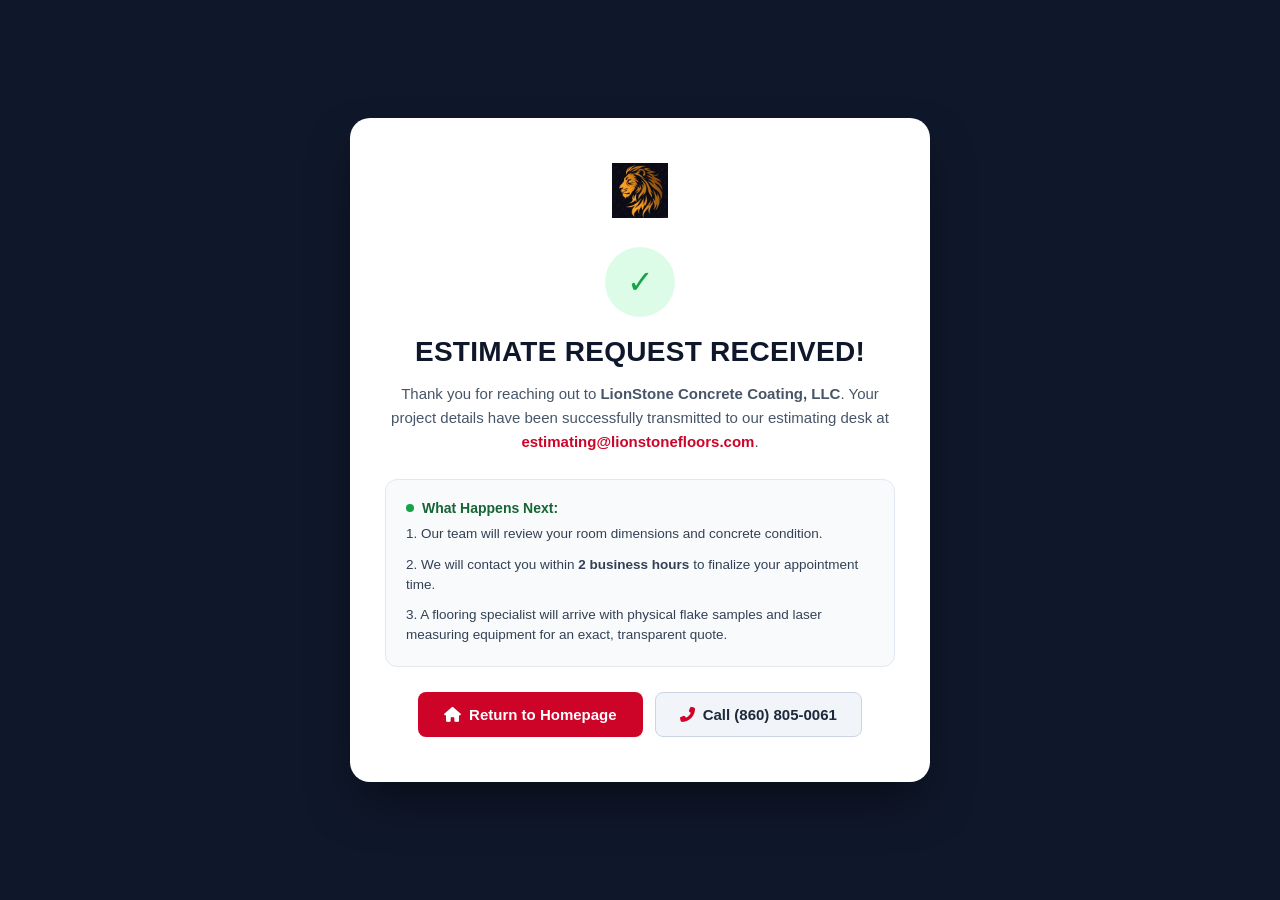
<file: calendar/index.html>
<!DOCTYPE html>
<html lang="en-US">
<head>
    <meta charset="UTF-8">
    <meta name="viewport" content="width=device-width, initial-scale=1.0">
    <title>Estimate Request Confirmed | LionStone Concrete Coating LLC</title>
    <link rel="stylesheet" href="../assets/css/customstyle.css">
    <link rel="stylesheet" href="https://cdnjs.cloudflare.com/ajax/libs/font-awesome/6.4.0/css/all.min.css">
    <style>
        body {
            font-family: 'Inter', -apple-system, BlinkMacSystemFont, sans-serif;
            background-color: #0F172A;
            color: #F8FAFC;
            margin: 0;
            padding: 0;
            display: flex;
            align-items: center;
            justify-content: center;
            min-height: 100vh;
        }
        .thank-you-card {
            background: #FFFFFF;
            color: #0F172A;
            max-width: 580px;
            width: 90%;
            margin: 40px auto;
            padding: 45px 35px;
            border-radius: 20px;
            box-shadow: 0 25px 50px -12px rgba(0, 0, 0, 0.5);
            text-align: center;
        }
        .check-icon {
            width: 70px;
            height: 70px;
            border-radius: 50%;
            background: #DCFCE7;
            color: #16A34A;
            display: flex;
            align-items: center;
            justify-content: center;
            margin: 0 auto 20px auto;
            font-size: 32px;
        }
        .btn-home {
            display: inline-flex;
            align-items: center;
            gap: 8px;
            background: #CE0328;
            color: #FFFFFF;
            text-decoration: none;
            padding: 13px 26px;
            border-radius: 8px;
            font-weight: 700;
            font-size: 15px;
            transition: all 0.2s;
        }
        .btn-home:hover {
            background: #A80220;
            color: #FFFFFF;
        }
        .btn-call {
            display: inline-flex;
            align-items: center;
            gap: 8px;
            background: #F1F5F9;
            color: #1E293B;
            border: 1px solid #CBD5E1;
            text-decoration: none;
            padding: 13px 24px;
            border-radius: 8px;
            font-weight: 700;
            font-size: 15px;
            transition: all 0.2s;
        }
        .btn-call:hover {
            background: #E2E8F0;
        }
    </style>

    <!-- Google tag (gtag.js) -->
    <script async src="https://www.googletagmanager.com/gtag/js?id=AW-17046742942"></script>
    <script>
      window.dataLayer = window.dataLayer || [];
      function gtag(){dataLayer.push(arguments);}
      gtag('js', new Date());

      gtag('config', 'AW-17046742942');
      gtag('config', 'G-8DGC4CBGWN');
      try {
        if (!sessionStorage.getItem('ls_lead_confirmed')) {
          gtag('event', 'generate_lead', {
            event_category: 'lead',
            event_label: 'estimate_confirmation_page',
            value: 1
          });
          sessionStorage.setItem('ls_lead_confirmed', '1');
        }
      } catch (e) {}
    </script>
</head>
<body>
    <div class="thank-you-card">
        <a href="../index.html">
            <img src="../assets/images/logo-optimized.webp" alt="LionStone Concrete Coating" width="56" height="55" style="max-height: 55px; margin-bottom: 25px;">
        </a>

        <div class="check-icon">✓</div>

        <h1 style="font-size: 28px; font-weight: 800; margin: 0 0 10px 0; color: #0F172A;">Estimate Request Received!</h1>
        
        <p style="color: #475569; font-size: 15px; line-height: 1.6; margin-bottom: 25px;">
            Thank you for reaching out to <strong>LionStone Concrete Coating, LLC</strong>. Your project details have been successfully transmitted to our estimating desk at <strong style="color: #CE0328;">estimating@lionstonefloors.com</strong>.
        </p>

        <div style="background: #F8FAFC; border: 1px solid #E2E8F0; border-radius: 12px; padding: 20px; text-align: left; margin-bottom: 25px;">
            <div style="display: flex; align-items: center; gap: 8px; margin-bottom: 8px;">
                <span style="display: inline-block; width: 8px; height: 8px; border-radius: 50%; background: #16A34A;"></span>
                <strong style="color: #166534; font-size: 14px;">What Happens Next:</strong>
            </div>
            <p style="margin: 0 0 10px 0; font-size: 13.5px; color: #334155; line-height: 1.5;">
                1. Our team will review your room dimensions and concrete condition.
            </p>
            <p style="margin: 0 0 10px 0; font-size: 13.5px; color: #334155; line-height: 1.5;">
                2. We will contact you within <strong>2 business hours</strong> to finalize your appointment time.
            </p>
            <p style="margin: 0; font-size: 13.5px; color: #334155; line-height: 1.5;">
                3. A flooring specialist will arrive with physical flake samples and laser measuring equipment for an exact, transparent quote.
            </p>
        </div>

        <div style="display: flex; gap: 12px; justify-content: center; flex-wrap: wrap;">
            <a href="../index.html" class="btn-home"><i class="fas fa-home"></i> Return to Homepage</a>
            <a href="tel:8608050061" class="btn-call"><i class="fas fa-phone-alt" style="color: #CE0328;"></i> Call (860) 805-0061</a>
        </div>
    </div>
</body>
</html>
</file>
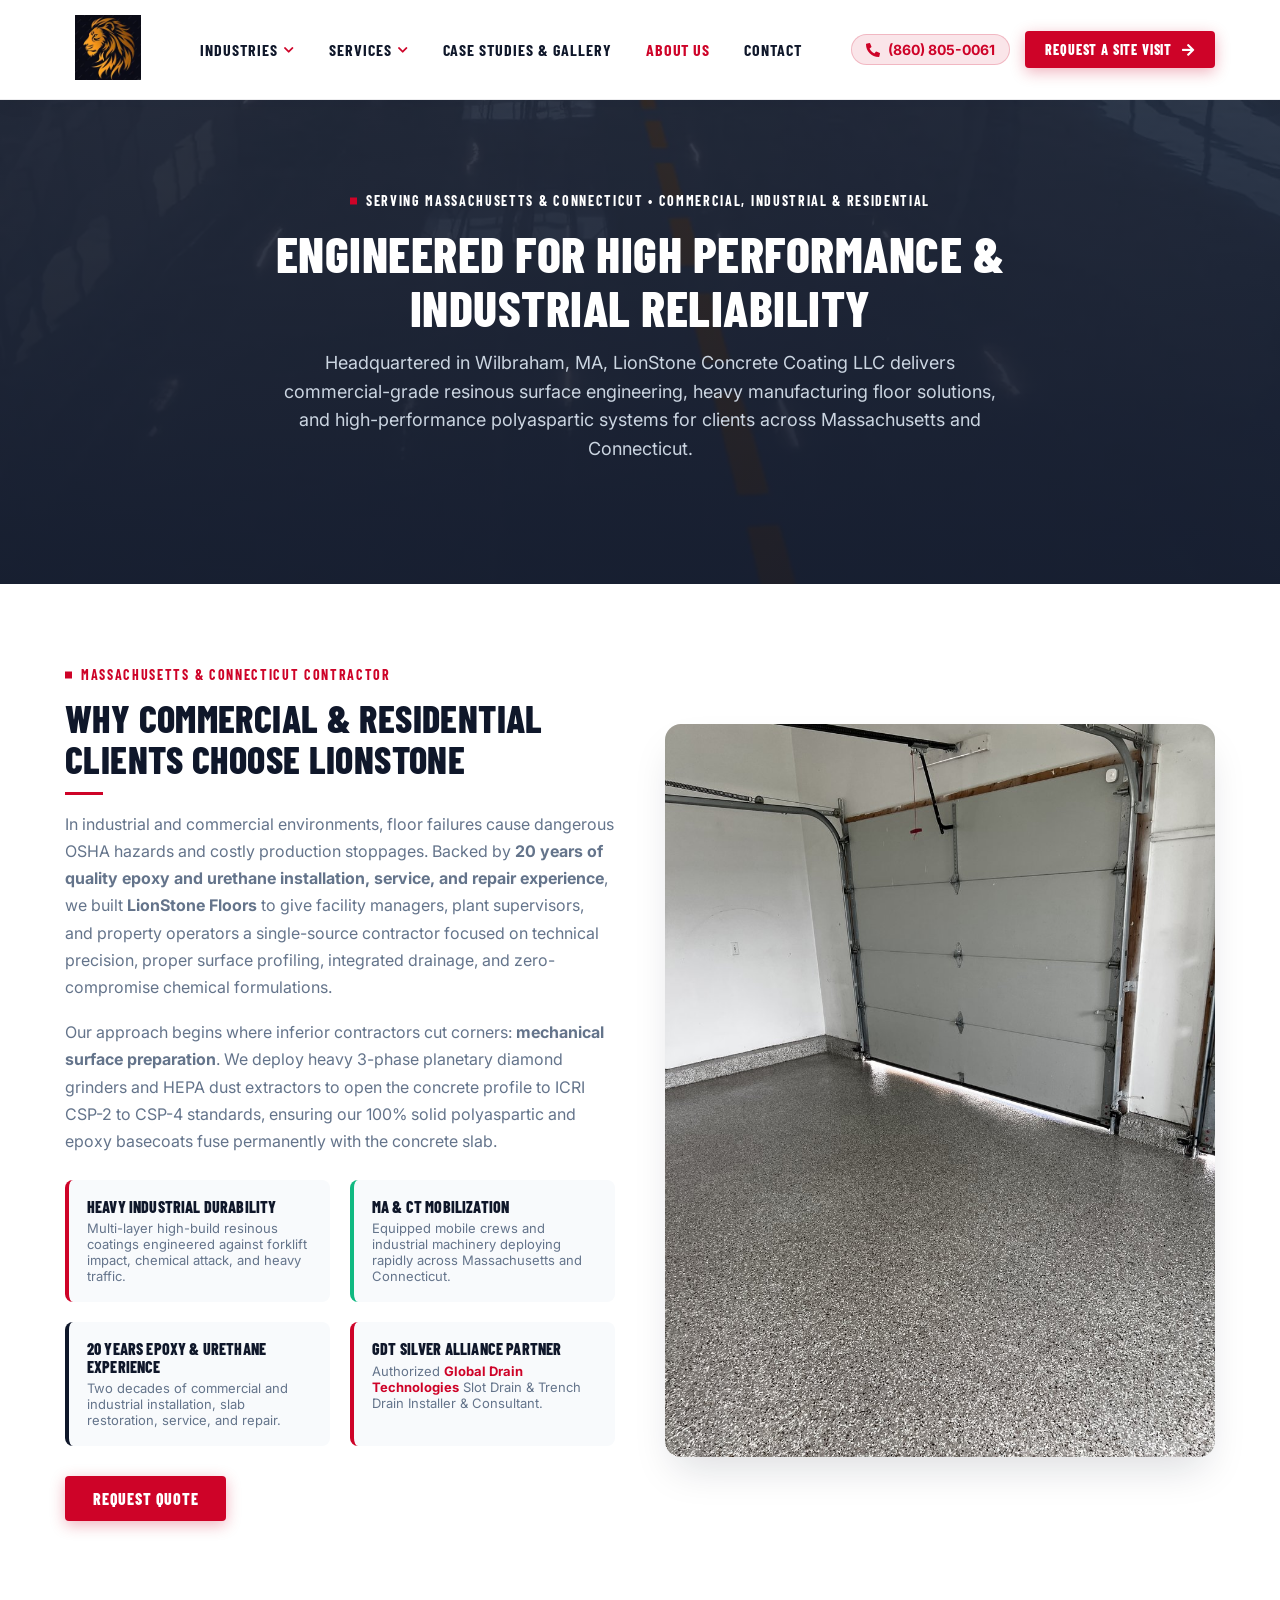
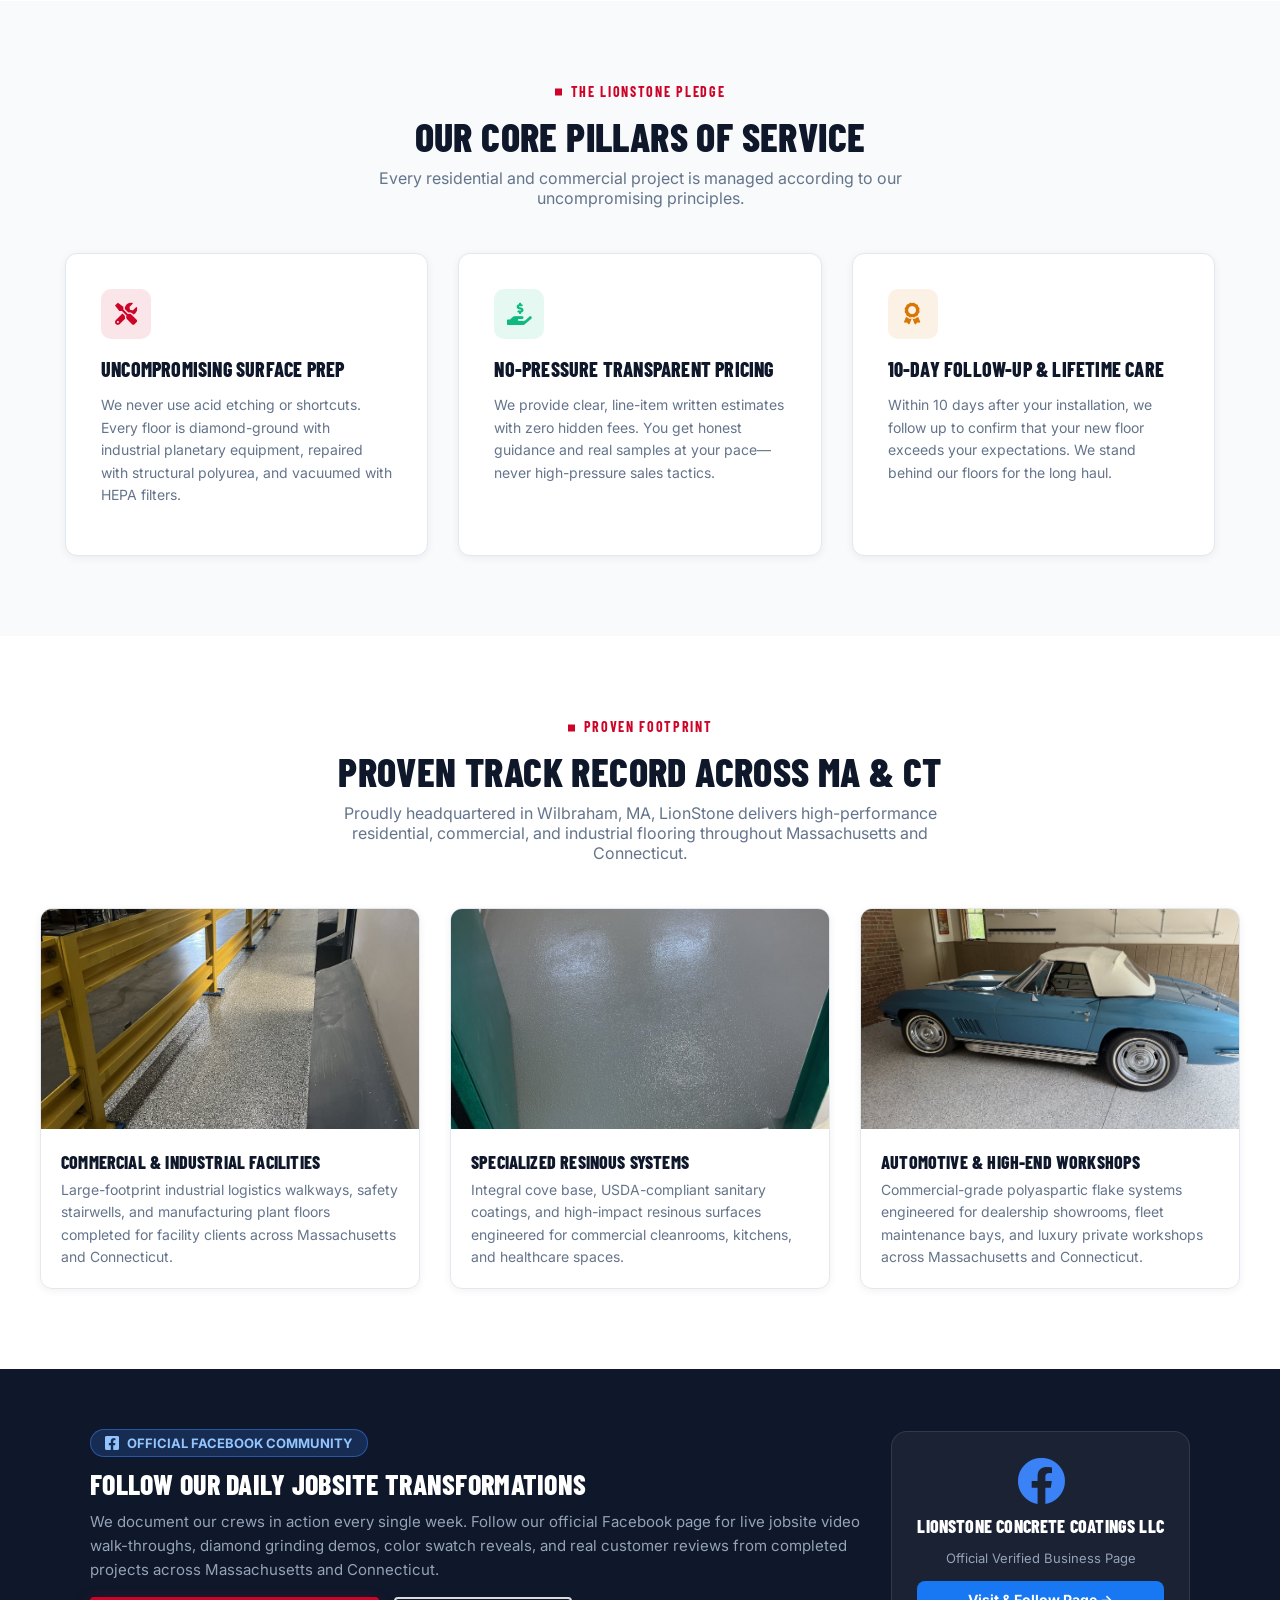
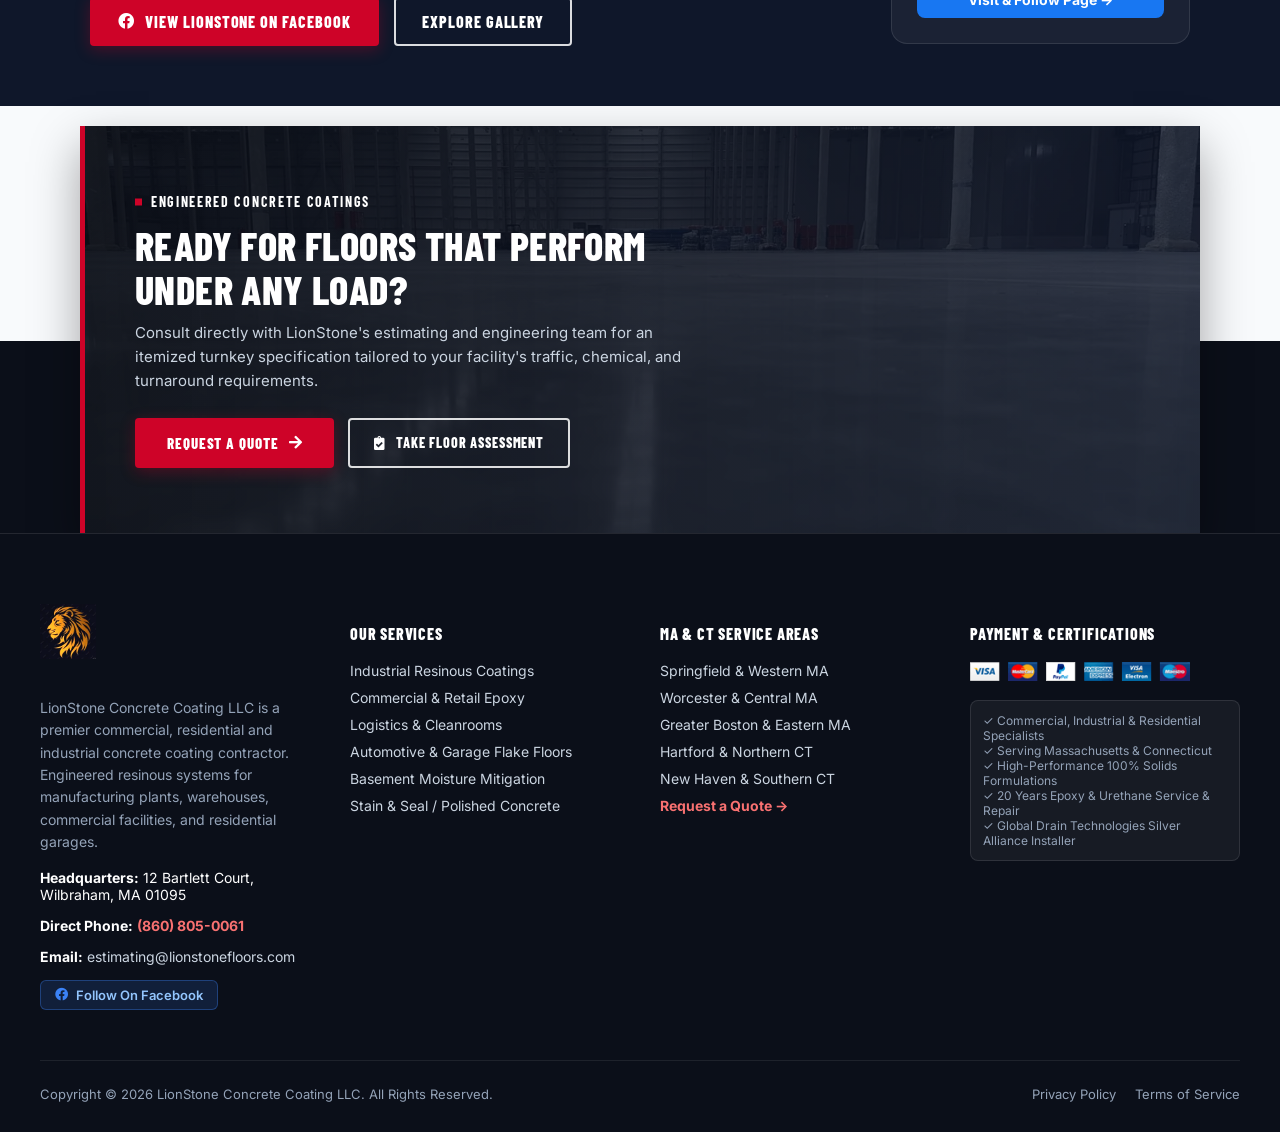
<file: about-us.html>
<!DOCTYPE html>
<html lang="en-US" prefix="og: https://ogp.me/ns#">
<head>
    <meta charset="UTF-8">
    <meta name="viewport" content="width=device-width, initial-scale=1.0">
    <title>About LionStone Concrete Coating LLC | Commercial, Industrial &amp; Residential Specialists in MA &amp; CT</title>
    <meta name="description" content="Get to know LionStone Floors, a premier commercial, industrial, and residential concrete coating contractor serving Massachusetts & Connecticut." />
    <meta name="robots" content="follow, index, max-snippet:-1, max-video-preview:-1, max-image-preview:large" />
    <link rel="canonical" href="https://lionstonefloors.com/about-us.html" />
    <link rel="alternate" type="text/plain" title="LLMs Information" href="https://lionstonefloors.com/llms.txt" />
    <meta property="og:locale" content="en_US" />
    <meta property="og:type" content="article" />
    <meta property="og:title" content="About LionStone Concrete Coating LLC | Massachusetts &amp; Connecticut Specialists" />
    <meta property="og:description" content="Commercial, industrial, and residential concrete coating contractor delivering heavy-duty resinous flooring across Massachusetts & Connecticut." />
    <meta property="og:url" content="https://lionstonefloors.com/about-us.html" />
    <meta property="og:image" content="https://lionstonefloors.com/assets/images/Lionstone-Concrete-Coating-Epoxy-Flooring-new-england-3.jpg" />
    <meta property="og:site_name" content="LionStone Floors" />

    <script type="application/ld+json">
{
  "@context": "https://schema.org",
  "@type": [
    "AboutPage",
    "HomeAndConstructionBusiness"
  ],
  "name": "LionStone Concrete Coating LLC",
  "alternateName": "LionStone Floors",
  "url": "https://lionstonefloors.com/about-us.html",
  "description": "LionStone Concrete Coating LLC is headquartered in Wilbraham, MA with 20 years of epoxy & urethane installation, service, and repair experience and Global Drain Technologies Silver Alliance Slot Drain installer certification across Massachusetts and Connecticut.",
  "telephone": "+1-860-805-0061",
  "email": "estimating@lionstonefloors.com",
  "address": {
    "@type": "PostalAddress",
    "streetAddress": "12 Bartlett Court",
    "addressLocality": "Wilbraham",
    "addressRegion": "MA",
    "postalCode": "01095",
    "addressCountry": "US"
  },
  "areaServed": [
    "Massachusetts",
    "Connecticut",
    "Springfield, MA",
    "Wilbraham, MA",
    "Worcester, MA",
    "Boston, MA",
    "Hartford, CT",
    "New Haven, CT"
  ],
  "award": "Global Drain Technologies — Silver Alliance Slot Drain Installer and Consultant"
}
    </script>

    <!-- Preconnect & Critical Assets -->
    <link rel="preconnect" href="https://fonts.googleapis.com" />
    <link rel="preconnect" href="https://fonts.gstatic.com" crossorigin />
    <link rel="preconnect" href="https://cdnjs.cloudflare.com" crossorigin />
    <link rel="preload" as="image" href="./assets/images/hero-epoxy-7.webp" fetchpriority="high" />
    <!-- Stylesheets (render-critical customstyle.css only; fonts & icons non-blocking) -->
    <link rel="stylesheet" href="./assets/css/customstyle.css?v=10" />
    <link rel="stylesheet" href="https://fonts.googleapis.com/css2?family=Barlow+Condensed:wght@600;700;800;900&family=Inter:wght@400;500;600;700;800&display=swap" media="print" onload="this.media='all'" />
    <link rel="stylesheet" href="https://cdnjs.cloudflare.com/ajax/libs/font-awesome/5.15.4/css/all.min.css" media="print" onload="this.media='all'" />
    <noscript>
        <link rel="stylesheet" href="https://fonts.googleapis.com/css2?family=Barlow+Condensed:wght@600;700;800;900&family=Inter:wght@400;500;600;700;800&display=swap" />
        <link rel="stylesheet" href="https://cdnjs.cloudflare.com/ajax/libs/font-awesome/5.15.4/css/all.min.css" />
    </noscript>
    
    <link rel="icon" type="image/png" href="./assets/images/favicon-64.png" sizes="64x64" />

    <!-- Google tag (gtag.js) -->
    <script async src="https://www.googletagmanager.com/gtag/js?id=AW-17046742942"></script>
    <script>
      window.dataLayer = window.dataLayer || [];
      function gtag(){dataLayer.push(arguments);}
      gtag('js', new Date());

      gtag('config', 'AW-17046742942');
      gtag('config', 'G-8DGC4CBGWN');
    </script>
</head>

<body class="about-page wrapper-custom">
<div class="website-wrapper">

    <!-- Site Header -->
    <header class="whb-header whb-header_149418 whb-sticky-real">
        <div class="whb-main-header">

            <!-- Main Header -->
            <div class="whb-row whb-general-header">
                <div class="container" style="display: flex; justify-content: space-between; align-items: center; padding: 15px 25px;">
                    <div class="site-logo">
                        <a href="./index.html">
                            <img src="./assets/images/logo-optimized.webp" alt="LionStone Concrete Coatings Logo" width="66" height="65" decoding="async" style="max-height: 65px; object-fit: contain;" />
                        </a>
                    </div>

                    <nav class="main-nav-desktop" style="display: flex; align-items: center; gap: 26px;">
                        <button type="button" class="ls-nav-link" data-ls-menu="industries">
                            Industries <i class="fas fa-chevron-down"></i>
                        </button>
                        <button type="button" class="ls-nav-link" data-ls-menu="services">
                            Services <i class="fas fa-chevron-down"></i>
                        </button>
                        <a href="./reviews.html" class="ls-nav-link">Case Studies &amp; Gallery</a>
                        <a href="./about-us.html" class="ls-nav-link" style="color: var(--ls-accent);">About Us</a>
                        <a href="./contact.html" class="ls-nav-link">Contact</a>
                    </nav>

                    <div style="display: flex; align-items: center; gap: 15px;">
                        <a href="tel:8608050061" class="header-phone-badge">
                            <i class="fas fa-phone-alt"></i> (860) 805-0061
                        </a>
                        <a href="./contact.html" class="btn-ls-primary" style="padding: 10px 20px !important; font-size: 14px !important;">
                            Request a Site Visit <i class="fas fa-arrow-right"></i>
                        </a>
                    </div>
                </div>

                <!-- Mega Menu: Industries -->
                <div class="ls-mega-menu" data-ls-menu-panel="industries">
                    <div class="ls-mega-header">
                        <h6><span class="ls-eyebrow ls-eyebrow-light" style="margin: 0;">SERVING MASSACHUSETTS &amp; CONNECTICUT COMMERCIAL &amp; RESIDENTIAL</span></h6>
                        <button type="button" class="ls-mega-close" data-ls-close-menu aria-label="Close Menu"><i class="fas fa-times"></i></button>
                    </div>
                    <div class="ls-mega-grid">
                        <div class="ls-mega-col">
                            <h5>Heavy Industrial &amp; Production</h5>
                            <ul class="ls-mega-list">
                                <li><a href="./services.html#industrial-flooring">Industrial &amp; Manufacturing Plants</a></li>
                                <li><a href="./services.html#industrial-flooring">Warehousing &amp; Logistics Hubs</a></li>
                                <li><a href="./services.html#industrial-flooring">Packaging &amp; Distribution Centers</a></li>
                                <li><a href="./services.html#industrial-flooring">Machine Shops &amp; Assembly Lines</a></li>
                            </ul>
                        </div>
                        <div class="ls-mega-col">
                            <h5>Hygienic, Lab &amp; Food Processing</h5>
                            <ul class="ls-mega-list">
                                <li><a href="./services.html#commercial-specialty">Food &amp; Beverage Processing (USDA)</a></li>
                                <li><a href="./services.html#commercial-specialty">Pharmaceutical &amp; Biotech Labs</a></li>
                                <li><a href="./services.html#commercial-specialty">Cleanrooms &amp; Semiconductor Spaces</a></li>
                                <li><a href="./services.html#commercial-specialty">Commercial Kitchens &amp; Breweries</a></li>
                            </ul>
                        </div>
                        <div class="ls-mega-col">
                            <h5>Commercial &amp; Institutional</h5>
                            <ul class="ls-mega-list">
                                <li><a href="./services.html#commercial-retail">Multi-Story Stair Towers &amp; Ramps</a></li>
                                <li><a href="./services.html#commercial-retail">Healthcare &amp; Medical Corridors</a></li>
                                <li><a href="./services.html#commercial-retail">Retail Storefronts &amp; Showrooms</a></li>
                                <li><a href="./services.html#commercial-retail">Schools, Universities &amp; Municipal</a></li>
                            </ul>
                        </div>
                        <div class="ls-mega-col">
                            <h5>Automotive &amp; Specialty</h5>
                            <ul class="ls-mega-list">
                                <li><a href="./services.html#residential-garage">Automotive &amp; Fleet Service Bays</a></li>
                                <li><a href="./services.html#residential-garage">Aviation &amp; Aerospace Hangars</a></li>
                                <li><a href="./services.html#residential-garage">Residential Garages &amp; Workshops</a></li>
                                <li><a href="./services.html#concrete-coatings">Basement Moisture Mitigation</a></li>
                            </ul>
                        </div>
                    </div>
                </div>

                <!-- Mega Menu: Services -->
                <div class="ls-mega-menu" data-ls-menu-panel="services">
                    <div class="ls-mega-header">
                        <h6><span class="ls-eyebrow ls-eyebrow-light" style="margin: 0;">Engineered Seamless Flooring Systems</span></h6>
                        <button type="button" class="ls-mega-close" data-ls-close-menu aria-label="Close Menu"><i class="fas fa-times"></i></button>
                    </div>
                    <div class="ls-mega-grid">
                        <div class="ls-mega-col">
                            <h5>Resinous &amp; Industrial Systems</h5>
                            <ul class="ls-mega-list">
                                <li><a href="./services.html#industrial-flooring">100% Solids Epoxy Flooring</a></li>
                                <li><a href="./services.html#system-spec-finder">Urethane Cement (Thermal Shock)</a></li>
                                <li><a href="./services.html#system-spec-finder">Novolac Chemical-Resistant Epoxy</a></li>
                                <li><a href="./services.html#residential-garage">Polyaspartic &amp; Rapid-Cure Coatings</a></li>
                            </ul>
                        </div>
                        <div class="ls-mega-col">
                            <h5>Concrete Prep &amp; Restoration</h5>
                            <ul class="ls-mega-list">
                                <li><a href="./services.html#stain-seal-concrete">Planetary Diamond Grinding (CSP 2–5)</a></li>
                                <li><a href="./services.html#concrete-coatings">Moisture Vapor Mitigation Barriers</a></li>
                                <li><a href="./services.html#stain-seal-concrete">Spall, Trench &amp; Joint Remediation</a></li>
                                <li><a href="./services.html#slot-drains">Slot Drains &amp; Trench Drains (GDT Silver Alliance)</a></li>
                                <li><a href="./services.html#stain-seal-concrete">Polished, Stained &amp; Densified Concrete</a></li>
                            </ul>
                        </div>
                        <div class="ls-mega-col">
                            <h5>Safety &amp; Architectural</h5>
                            <ul class="ls-mega-list">
                                <li><a href="./services.html#commercial-retail">High-Traction Quartz Broadcast</a></li>
                                <li><a href="./services.html#industrial-flooring">OSHA Safety Walkways &amp; Line Striping</a></li>
                                <li><a href="./services.html#commercial-specialty">Integral Sanitary Cove Base Systems</a></li>
                                <li><a href="./services.html#commercial-retail">Designer Metallic &amp; Flake Finishes</a></li>
                            </ul>
                        </div>
                        <div class="ls-mega-col">
                            <h5>Interactive Engineering Tools</h5>
                            <ul class="ls-mega-list">
                                <li><a href="./services.html#system-spec-finder">Interactive System Spec Finder</a></li>
                                <li><a href="#" data-open-floor-quiz>60-Second Floor Assessment Quiz</a></li>
                                <li><a href="./services.html#lionstone-swatch-container">Color Flake &amp; Finish Visualizer</a></li>
                                <li><a href="./contact.html">Request On-Site Facility Evaluation</a></li>
                            </ul>
                        </div>
                    </div>
                </div>
            </div>
        </div>
    </header>

    <!-- Hero Section -->
    <section style="background: linear-gradient(rgba(15, 23, 42, 0.84), rgba(15, 23, 42, 0.92)), url('./assets/images/hero-epoxy-7.webp') center/cover no-repeat; padding: 90px 20px; color: #FFFFFF; text-align: center;">
        <div style="max-width: 850px; margin: 0 auto;">
            <span class="ls-eyebrow ls-eyebrow-light">Serving Massachusetts &amp; Connecticut • Commercial, Industrial &amp; Residential</span>
            <h1 style="font-size: 50px; margin: 8px 0 15px 0; color: #FFFFFF;">Engineered for High Performance &amp; Industrial Reliability</h1>
            <p style="font-size: 18px; line-height: 1.6; color: #CBD5E1; max-width: 740px; margin: 0 auto 30px auto;">
                Headquartered in Wilbraham, MA, LionStone Concrete Coating LLC delivers commercial-grade resinous surface engineering, heavy manufacturing floor solutions, and high-performance polyaspartic systems for clients across Massachusetts and Connecticut.
            </p>
        </div>
    </section>

    <!-- Company Profile & Story -->
    <section style="padding: 80px 20px; background: #FFFFFF;">
        <div class="container" style="max-width: 1150px; margin: 0 auto; display: grid; grid-template-columns: repeat(auto-fit, minmax(340px, 1fr)); gap: 50px; align-items: center;">
            <div>
                <span class="ls-eyebrow">Massachusetts &amp; Connecticut Contractor</span>
                <h2 style="font-size: 38px; margin: 6px 0 12px 0;">Why Commercial &amp; Residential Clients Choose LionStone</h2>
                <hr class="ls-accent-hr" />
                <p style="font-size: 16px; line-height: 1.7; color: var(--ls-text-muted); margin-bottom: 18px;">
                    In industrial and commercial environments, floor failures cause dangerous OSHA hazards and costly production stoppages. Backed by <strong>20 years of quality epoxy and urethane installation, service, and repair experience</strong>, we built <strong>LionStone Floors</strong> to give facility managers, plant supervisors, and property operators a single-source contractor focused on technical precision, proper surface profiling, integrated drainage, and zero-compromise chemical formulations.
                </p>
                <p style="font-size: 16px; line-height: 1.7; color: var(--ls-text-muted); margin-bottom: 25px;">
                    Our approach begins where inferior contractors cut corners: <strong>mechanical surface preparation</strong>. We deploy heavy 3-phase planetary diamond grinders and HEPA dust extractors to open the concrete profile to ICRI CSP-2 to CSP-4 standards, ensuring our 100% solid polyaspartic and epoxy basecoats fuse permanently with the concrete slab.
                </p>

                <div style="display: grid; grid-template-columns: 1fr 1fr; gap: 20px; margin-bottom: 30px;">
                    <div style="background: var(--ls-bg-light); padding: 18px; border-radius: 8px; border-left: 4px solid var(--ls-accent);">
                        <h4 style="font-size: 16px; margin: 0 0 5px 0;">Heavy Industrial Durability</h4>
                        <p style="font-size: 13px; color: var(--ls-text-muted); margin: 0;">Multi-layer high-build resinous coatings engineered against forklift impact, chemical attack, and heavy traffic.</p>
                    </div>
                    <div style="background: var(--ls-bg-light); padding: 18px; border-radius: 8px; border-left: 4px solid #10B981;">
                        <h4 style="font-size: 16px; margin: 0 0 5px 0;">MA &amp; CT Mobilization</h4>
                        <p style="font-size: 13px; color: var(--ls-text-muted); margin: 0;">Equipped mobile crews and industrial machinery deploying rapidly across Massachusetts and Connecticut.</p>
                    </div>
                    <div style="background: var(--ls-bg-light); padding: 18px; border-radius: 8px; border-left: 4px solid #0F172A;">
                        <h4 style="font-size: 16px; margin: 0 0 5px 0;">20 Years Epoxy &amp; Urethane Experience</h4>
                        <p style="font-size: 13px; color: var(--ls-text-muted); margin: 0;">Two decades of commercial and industrial installation, slab restoration, service, and repair.</p>
                    </div>
                    <div style="background: var(--ls-bg-light); padding: 18px; border-radius: 8px; border-left: 4px solid var(--ls-accent);">
                        <h4 style="font-size: 16px; margin: 0 0 5px 0;">GDT Silver Alliance Partner</h4>
                        <p style="font-size: 13px; color: var(--ls-text-muted); margin: 0;">Authorized <a href="https://globaldraintech.com/" target="_blank" rel="noopener noreferrer" style="color: var(--ls-accent); font-weight: 700;">Global Drain Technologies</a> Slot Drain &amp; Trench Drain Installer &amp; Consultant.</p>
                    </div>
                </div>

                <a href="./contact.html" class="btn-ls-primary">Request Quote</a>
            </div>

            <div>
                <img loading="lazy" decoding="async" src="./assets/images/projects/wilbraham-stemwall-garage.jpg" alt="LionStone Executive Workshop Installation" style="width: 100%; border-radius: 16px; box-shadow: var(--ls-shadow-lg);" />
            </div>
        </div>
    </section>

    <!-- Core Values -->
    <section style="padding: 80px 20px; background: var(--ls-bg-light);">
        <div class="container" style="max-width: 1150px; margin: 0 auto;">
            <div style="text-align: center; margin-bottom: 45px;">
                <span class="ls-eyebrow">The LionStone Pledge</span>
                <h2 style="font-size: 40px; margin: 6px 0 10px 0;">Our Core Pillars of Service</h2>
                <p style="color: var(--ls-text-muted); max-width: 600px; margin: 0 auto;">
                    Every residential and commercial project is managed according to our uncompromising principles.
                </p>
            </div>

            <div style="display: grid; grid-template-columns: repeat(auto-fit, minmax(280px, 1fr)); gap: 30px;">
                <div style="background: #FFFFFF; border-radius: 12px; padding: 35px; border: 1px solid var(--ls-border); box-shadow: var(--ls-shadow-sm);">
                    <div style="width: 50px; height: 50px; border-radius: 10px; background: rgba(206, 3, 40, 0.1); color: var(--ls-accent); display: flex; align-items: center; justify-content: center; font-size: 22px; margin-bottom: 20px;">
                        <i class="fas fa-tools"></i>
                    </div>
                    <h3 style="font-size: 20px; margin-bottom: 12px;">Uncompromising Surface Prep</h3>
                    <p style="color: var(--ls-text-muted); font-size: 14px; line-height: 1.6;">
                        We never use acid etching or shortcuts. Every floor is diamond-ground with industrial planetary equipment, repaired with structural polyurea, and vacuumed with HEPA filters.
                    </p>
                </div>

                <div style="background: #FFFFFF; border-radius: 12px; padding: 35px; border: 1px solid var(--ls-border); box-shadow: var(--ls-shadow-sm);">
                    <div style="width: 50px; height: 50px; border-radius: 10px; background: rgba(16, 185, 129, 0.1); color: #10B981; display: flex; align-items: center; justify-content: center; font-size: 22px; margin-bottom: 20px;">
                        <i class="fas fa-hand-holding-usd"></i>
                    </div>
                    <h3 style="font-size: 20px; margin-bottom: 12px;">No-Pressure Transparent Pricing</h3>
                    <p style="color: var(--ls-text-muted); font-size: 14px; line-height: 1.6;">
                        We provide clear, line-item written estimates with zero hidden fees. You get honest guidance and real samples at your pace—never high-pressure sales tactics.
                    </p>
                </div>

                <div style="background: #FFFFFF; border-radius: 12px; padding: 35px; border: 1px solid var(--ls-border); box-shadow: var(--ls-shadow-sm);">
                    <div style="width: 50px; height: 50px; border-radius: 10px; background: rgba(217, 119, 6, 0.1); color: var(--ls-gold); display: flex; align-items: center; justify-content: center; font-size: 22px; margin-bottom: 20px;">
                        <i class="fas fa-award"></i>
                    </div>
                    <h3 style="font-size: 20px; margin-bottom: 12px;">10-Day Follow-Up & Lifetime Care</h3>
                    <p style="color: var(--ls-text-muted); font-size: 14px; line-height: 1.6;">
                        Within 10 days after your installation, we follow up to confirm that your new floor exceeds your expectations. We stand behind our floors for the long haul.
                    </p>
                </div>
            </div>
        </div>
    </section>

    <!-- Geographic Footprint & Experience -->
    <section style="padding: 80px 20px; background: #FFFFFF;">
        <div class="container" style="max-width: 1200px; margin: 0 auto;">
            <div style="text-align: center; margin-bottom: 45px;">
                <span class="ls-eyebrow">Proven Footprint</span>
                <h2 style="font-size: 40px; margin: 6px 0 10px 0;">Proven Track Record Across MA &amp; CT</h2>
                <p style="color: var(--ls-text-muted); max-width: 650px; margin: 0 auto;">
                    Proudly headquartered in Wilbraham, MA, LionStone delivers high-performance residential, commercial, and industrial flooring throughout Massachusetts and Connecticut.
                </p>
            </div>

            <div style="display: grid; grid-template-columns: repeat(auto-fit, minmax(320px, 1fr)); gap: 30px;">
                <div style="border-radius: 12px; overflow: hidden; border: 1px solid var(--ls-border); box-shadow: var(--ls-shadow-sm);">
                    <img loading="lazy" decoding="async" src="./assets/images/projects/warehouse-safety-walkway.jpg" alt="Commercial Industrial Project" style="width: 100%; height: 220px; object-fit: cover;" />
                    <div style="padding: 20px;">
                        <h4 style="margin: 0 0 6px 0; font-size: 18px;">Commercial &amp; Industrial Facilities</h4>
                        <p style="font-size: 14px; color: var(--ls-text-muted); margin: 0; line-height: 1.6;">
                            Large-footprint industrial logistics walkways, safety stairwells, and manufacturing plant floors completed for facility clients across Massachusetts and Connecticut.
                        </p>
                    </div>
                </div>

                <div style="border-radius: 12px; overflow: hidden; border: 1px solid var(--ls-border); box-shadow: var(--ls-shadow-sm);">
                    <img loading="lazy" decoding="async" src="./assets/images/projects/cleanroom-covebase.jpg" alt="Specialized Resinous System" style="width: 100%; height: 220px; object-fit: cover;" />
                    <div style="padding: 20px;">
                        <h4 style="margin: 0 0 6px 0; font-size: 18px;">Specialized Resinous Systems</h4>
                        <p style="font-size: 14px; color: var(--ls-text-muted); margin: 0; line-height: 1.6;">
                            Integral cove base, USDA-compliant sanitary coatings, and high-impact resinous surfaces engineered for commercial cleanrooms, kitchens, and healthcare spaces.
                        </p>
                    </div>
                </div>

                <div style="border-radius: 12px; overflow: hidden; border: 1px solid var(--ls-border); box-shadow: var(--ls-shadow-sm);">
                    <img loading="lazy" decoding="async" src="./assets/images/projects/corvette-garage-showcase.jpg" alt="Automotive & Residential Garage Systems" style="width: 100%; height: 220px; object-fit: cover;" />
                    <div style="padding: 20px;">
                        <h4 style="margin: 0 0 6px 0; font-size: 18px;">Automotive &amp; High-End Workshops</h4>
                        <p style="font-size: 14px; color: var(--ls-text-muted); margin: 0; line-height: 1.6;">
                            Commercial-grade polyaspartic flake systems engineered for dealership showrooms, fleet maintenance bays, and luxury private workshops across Massachusetts and Connecticut.
                        </p>
                    </div>
                </div>
            </div>
        </div>
    </section>

    <!-- Facebook Daily Transformations Callout -->
    <section class="lionstone-facebook-callout" style="padding: 60px 20px; background: #0F172A; color: #FFFFFF;">
        <div class="container" style="max-width: 1100px; margin: 0 auto; display: flex; align-items: center; justify-content: space-between; flex-wrap: wrap; gap: 30px;">
            <div style="flex: 1; min-width: 300px;">
                <div style="display: inline-flex; align-items: center; gap: 8px; background: rgba(59, 130, 246, 0.2); border: 1px solid rgba(59, 130, 246, 0.5); padding: 5px 14px; border-radius: 20px; font-size: 13px; color: #93C5FD; font-weight: 700; margin-bottom: 12px;">
                    <i class="fab fa-facebook-square" style="font-size: 16px;"></i> OFFICIAL FACEBOOK COMMUNITY
                </div>
                <h3 style="font-size: 28px; margin: 0 0 10px 0; color: #FFFFFF;">Follow Our Daily Jobsite Transformations</h3>
                <p style="color: #94A3B8; font-size: 15px; line-height: 1.6; margin: 0 0 15px 0;">
                    We document our crews in action every single week. Follow our official Facebook page for live jobsite video walk-throughs, diamond grinding demos, color swatch reveals, and real customer reviews from completed projects across Massachusetts and Connecticut.
                </p>
                <div style="display: flex; gap: 15px; flex-wrap: wrap;">
                    <a href="https://www.facebook.com/people/LionStone-Concrete-Coatings-LLC/61576802750273/" target="_blank" rel="noopener noreferrer" class="btn-ls-primary" style="background: #1877F2; border-color: #1877F2; display: inline-flex; align-items: center; gap: 10px;">
                        <i class="fab fa-facebook"></i> View LionStone On Facebook
                    </a>
                    <a href="./reviews.html" class="btn-ls-secondary" style="border-color: rgba(255,255,255,0.2); color: #FFFFFF;">
                        Explore Gallery
                    </a>
                </div>
            </div>
            <div style="background: rgba(255, 255, 255, 0.05); border: 1px solid rgba(255, 255, 255, 0.1); border-radius: 16px; padding: 25px; min-width: 280px; text-align: center;">
                <i class="fab fa-facebook" style="font-size: 48px; color: #3B82F6; margin-bottom: 12px;"></i>
                <h4 style="margin: 0 0 6px 0; color: #FFFFFF; font-size: 18px;">LionStone Concrete Coatings LLC</h4>
                <p style="font-size: 13px; color: #94A3B8; margin-bottom: 15px;">Official Verified Business Page</p>
                <a href="https://www.facebook.com/people/LionStone-Concrete-Coatings-LLC/61576802750273/" target="_blank" rel="noopener noreferrer" style="display: block; width: 100%; background: #1877F2; color: #FFFFFF; padding: 10px; border-radius: 8px; text-decoration: none; font-weight: 700; font-size: 14px;">
                    Visit & Follow Page &rarr;
                </a>
            </div>
        </div>
    </section>

    <!-- Pre-Footer Architectural Callout Banner -->
    <section class="ls-prefooter-cta-section">
        <div class="ls-prefooter-card">
            <div class="ls-prefooter-text">
                <span class="ls-eyebrow ls-eyebrow-light">Engineered Concrete Coatings</span>
                <h2>Ready for Floors That Perform Under Any Load?</h2>
                <p>
                    Consult directly with LionStone's estimating and engineering team for an itemized turnkey specification tailored to your facility's traffic, chemical, and turnaround requirements.
                </p>
            </div>
            <div style="display: flex; gap: 14px; flex-wrap: wrap;">
                <a href="./contact.html" class="btn-ls-primary" style="font-size: 15px !important; padding: 16px 32px !important;">
                    Request a Quote <i class="fas fa-arrow-right"></i>
                </a>
                <button type="button" class="btn-ls-secondary" data-open-floor-quiz style="font-size: 14px !important; padding: 14px 24px !important;">
                    <i class="fas fa-clipboard-check"></i> Take Floor Assessment
                </button>
            </div>
        </div>
    </section>

    <!-- Footer -->
    <footer style="background: #0B0F19; color: #94A3B8; padding: 70px 20px 30px 20px; border-top: 1px solid rgba(255, 255, 255, 0.1);">
        <div class="container" style="max-width: 1200px; margin: 0 auto; display: grid; grid-template-columns: repeat(auto-fit, minmax(240px, 1fr)); gap: 40px; margin-bottom: 50px;">
            <div>
                <img src="./assets/images/logo-optimized.webp" alt="LionStone Concrete Coatings" width="56" height="55" loading="lazy" decoding="async" style="max-height: 55px; margin-bottom: 20px; filter: brightness(1.2);" />
                <p style="font-size: 14px; line-height: 1.6; color: #94A3B8;">
                    LionStone Concrete Coating LLC is a premier commercial, residential and industrial concrete coating contractor. Engineered resinous systems for manufacturing plants, warehouses, commercial facilities, and residential garages.
                </p>
                <div style="margin-top: 15px; color: #FFFFFF; font-size: 14px;">
                    <p><strong>Headquarters:</strong> 12 Bartlett Court, Wilbraham, MA 01095</p>
                    <p><strong>Direct Phone:</strong> <a href="tel:8608050061" style="color: #F87171; text-decoration: none; font-weight: 700;">(860) 805-0061</a></p>
                    <p><strong>Email:</strong> <a href="mailto:estimating@lionstonefloors.com" style="color: #CBD5E1; text-decoration: none;">estimating@lionstonefloors.com</a></p>
                </div>
                <div style="margin-top: 15px;">
                    <a href="https://www.facebook.com/people/LionStone-Concrete-Coatings-LLC/61576802750273/" target="_blank" rel="noopener noreferrer" style="display: inline-flex; align-items: center; gap: 8px; background: rgba(59, 130, 246, 0.15); border: 1px solid rgba(59, 130, 246, 0.35); color: #93C5FD; padding: 6px 14px; border-radius: 6px; text-decoration: none; font-size: 13px; font-weight: 600;">
                        <i class="fab fa-facebook" style="color: #3B82F6;"></i> Follow On Facebook
                    </a>
                </div>
            </div>

            <div>
                <h4 style="color: #FFFFFF; font-size: 16px; margin-bottom: 20px; text-transform: uppercase; letter-spacing: 0.05em;">Our Services</h4>
                <ul style="list-style: none; padding: 0; margin: 0; display: flex; flex-direction: column; gap: 10px; font-size: 14px;">
                    <li><a href="./services.html#industrial-flooring" style="color: #CBD5E1; text-decoration: none;">Industrial Resinous Coatings</a></li>
                    <li><a href="./services.html#commercial-retail" style="color: #CBD5E1; text-decoration: none;">Commercial & Retail Epoxy</a></li>
                    <li><a href="./services.html#commercial-specialty" style="color: #CBD5E1; text-decoration: none;">Logistics & Cleanrooms</a></li>
                    <li><a href="./services.html#residential-garage" style="color: #CBD5E1; text-decoration: none;">Automotive & Garage Flake Floors</a></li>
                    <li><a href="./services.html#concrete-coatings" style="color: #CBD5E1; text-decoration: none;">Basement Moisture Mitigation</a></li>
                    <li><a href="./services.html#stain-seal-concrete" style="color: #CBD5E1; text-decoration: none;">Stain & Seal / Polished Concrete</a></li>
                </ul>
            </div>

                        <div>
                <h4 style="color: #FFFFFF; font-size: 16px; margin-bottom: 20px; text-transform: uppercase; letter-spacing: 0.05em;">MA &amp; CT Service Areas</h4>
                <ul style="list-style: none; padding: 0; margin: 0; display: flex; flex-direction: column; gap: 10px; font-size: 14px;">
                    <li><a href="./western-ma-concrete-coatings.html" style="color: #CBD5E1; text-decoration: none;">Springfield &amp; Western MA</a></li>
                    <li><a href="./worcester-ma-concrete-coatings.html" style="color: #CBD5E1; text-decoration: none;">Worcester &amp; Central MA</a></li>
                    <li><a href="./boston-ma-concrete-coatings.html" style="color: #CBD5E1; text-decoration: none;">Greater Boston &amp; Eastern MA</a></li>
                    <li><a href="./hartford-ct-concrete-coatings.html" style="color: #CBD5E1; text-decoration: none;">Hartford &amp; Northern CT</a></li>
                    <li><a href="./new-haven-ct-concrete-coatings.html" style="color: #CBD5E1; text-decoration: none;">New Haven &amp; Southern CT</a></li>
                    <li><a href="./contact.html" style="color: #F87171; text-decoration: none; font-weight: 700;">Request a Quote &rarr;</a></li>
                </ul>
            </div>

            <div>
                <h4 style="color: #FFFFFF; font-size: 16px; margin-bottom: 20px; text-transform: uppercase; letter-spacing: 0.05em;">Payment & Certifications</h4>
                <img loading="lazy" decoding="async" src="./assets/images/payment-methods-accepted.png" alt="Payment Methods Accepted" style="max-width: 220px; margin-bottom: 15px;" />
                <div style="background: rgba(255, 255, 255, 0.05); padding: 12px; border-radius: 8px; border: 1px solid rgba(255, 255, 255, 0.1); font-size: 12px; color: #94A3B8;">
                    ✓ Commercial, Industrial &amp; Residential Specialists<br />
                    ✓ Serving Massachusetts &amp; Connecticut<br />
                    ✓ High-Performance 100% Solids Formulations<br />
                    ✓ 20 Years Epoxy &amp; Urethane Service &amp; Repair<br />
                    ✓ Global Drain Technologies Silver Alliance Installer
                </div>
            </div>
        </div>

        <div class="container" style="max-width: 1200px; margin: 0 auto; border-top: 1px solid rgba(255, 255, 255, 0.08); padding-top: 25px; display: flex; justify-content: space-between; align-items: center; flex-wrap: wrap; gap: 15px; font-size: 13px;">
            <div>
                Copyright © 2026 LionStone Concrete Coating LLC. All Rights Reserved.
            </div>
            <div>
                <a href="./contact.html" style="color: #94A3B8; text-decoration: none; margin-right: 15px;">Privacy Policy</a>
                <a href="./contact.html" style="color: #94A3B8; text-decoration: none;">Terms of Service</a>
            </div>
        </div>
    </footer>

</div>

<!-- Scripts -->
<script src="./assets/js/interactive_features.js?v=5" defer></script>
<script src="./assets/js/form_handler.js?v=5" defer></script>
</body>
</html>
</file>
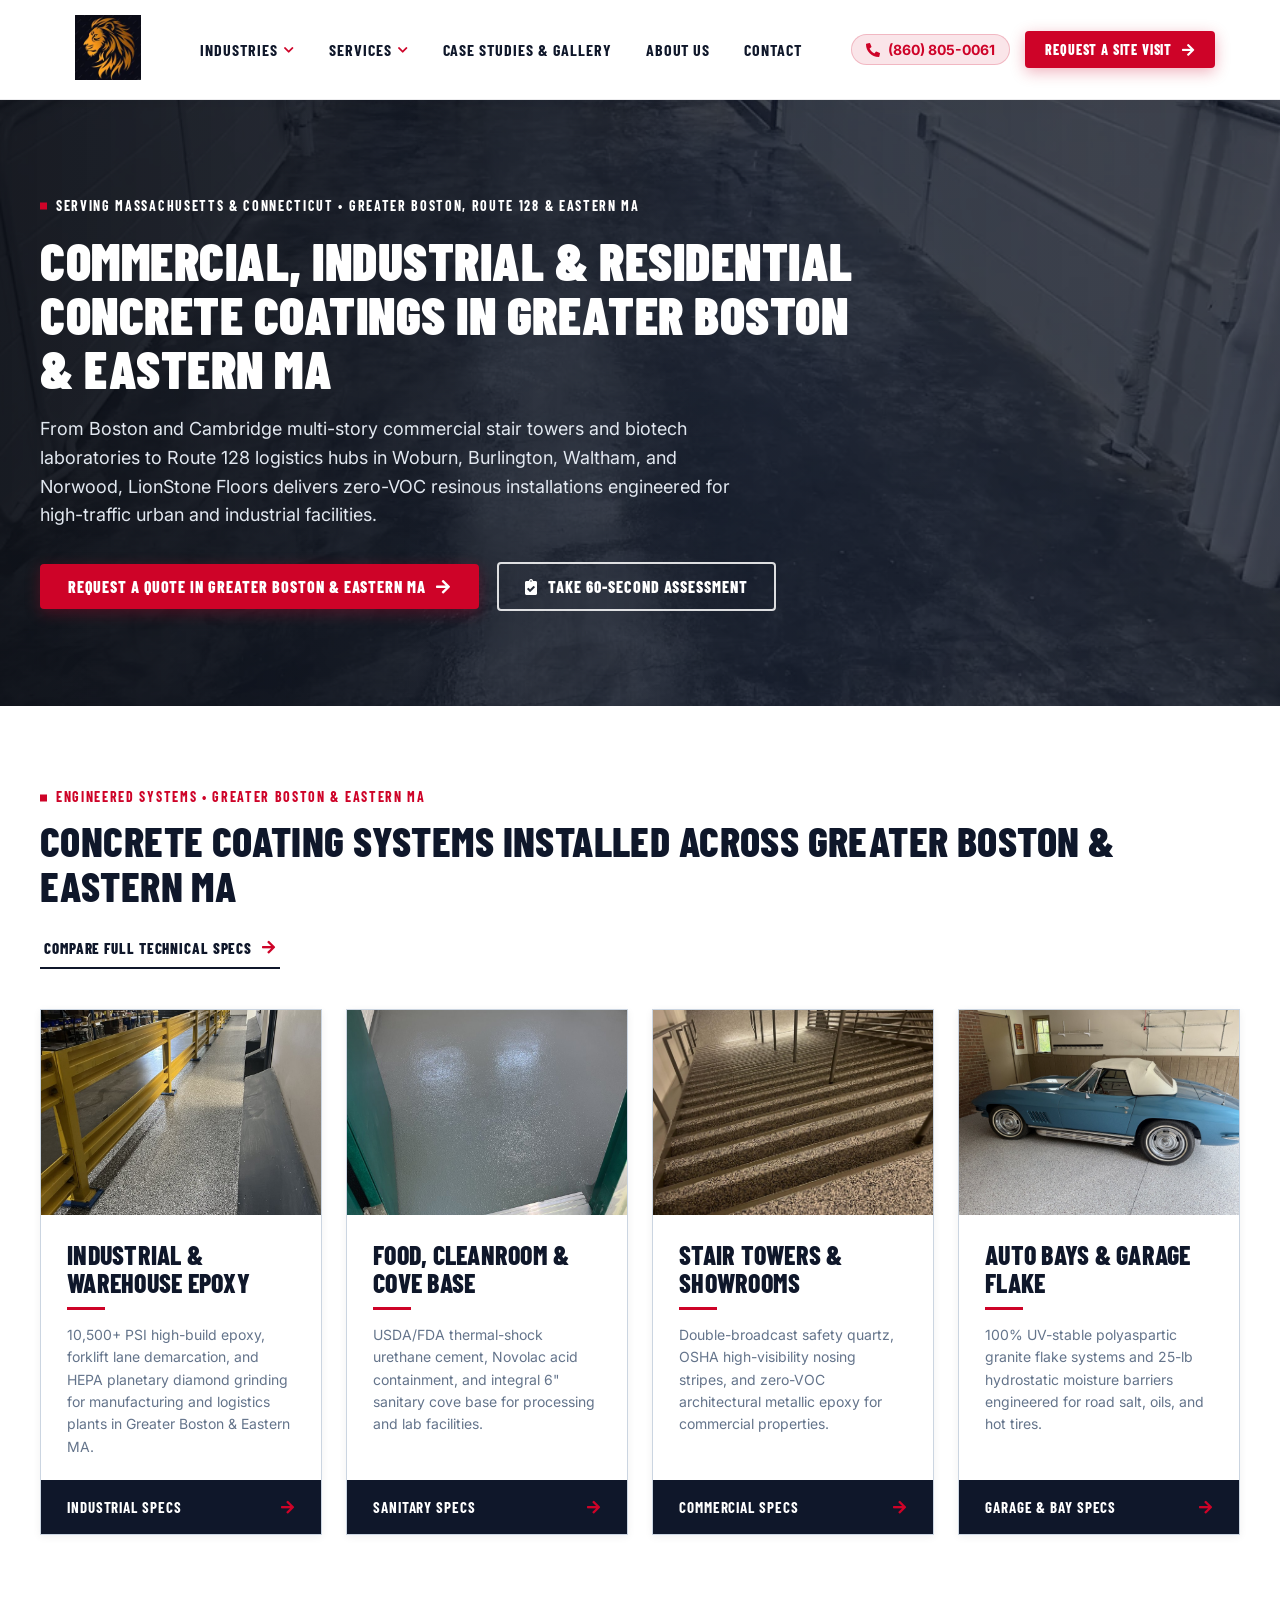
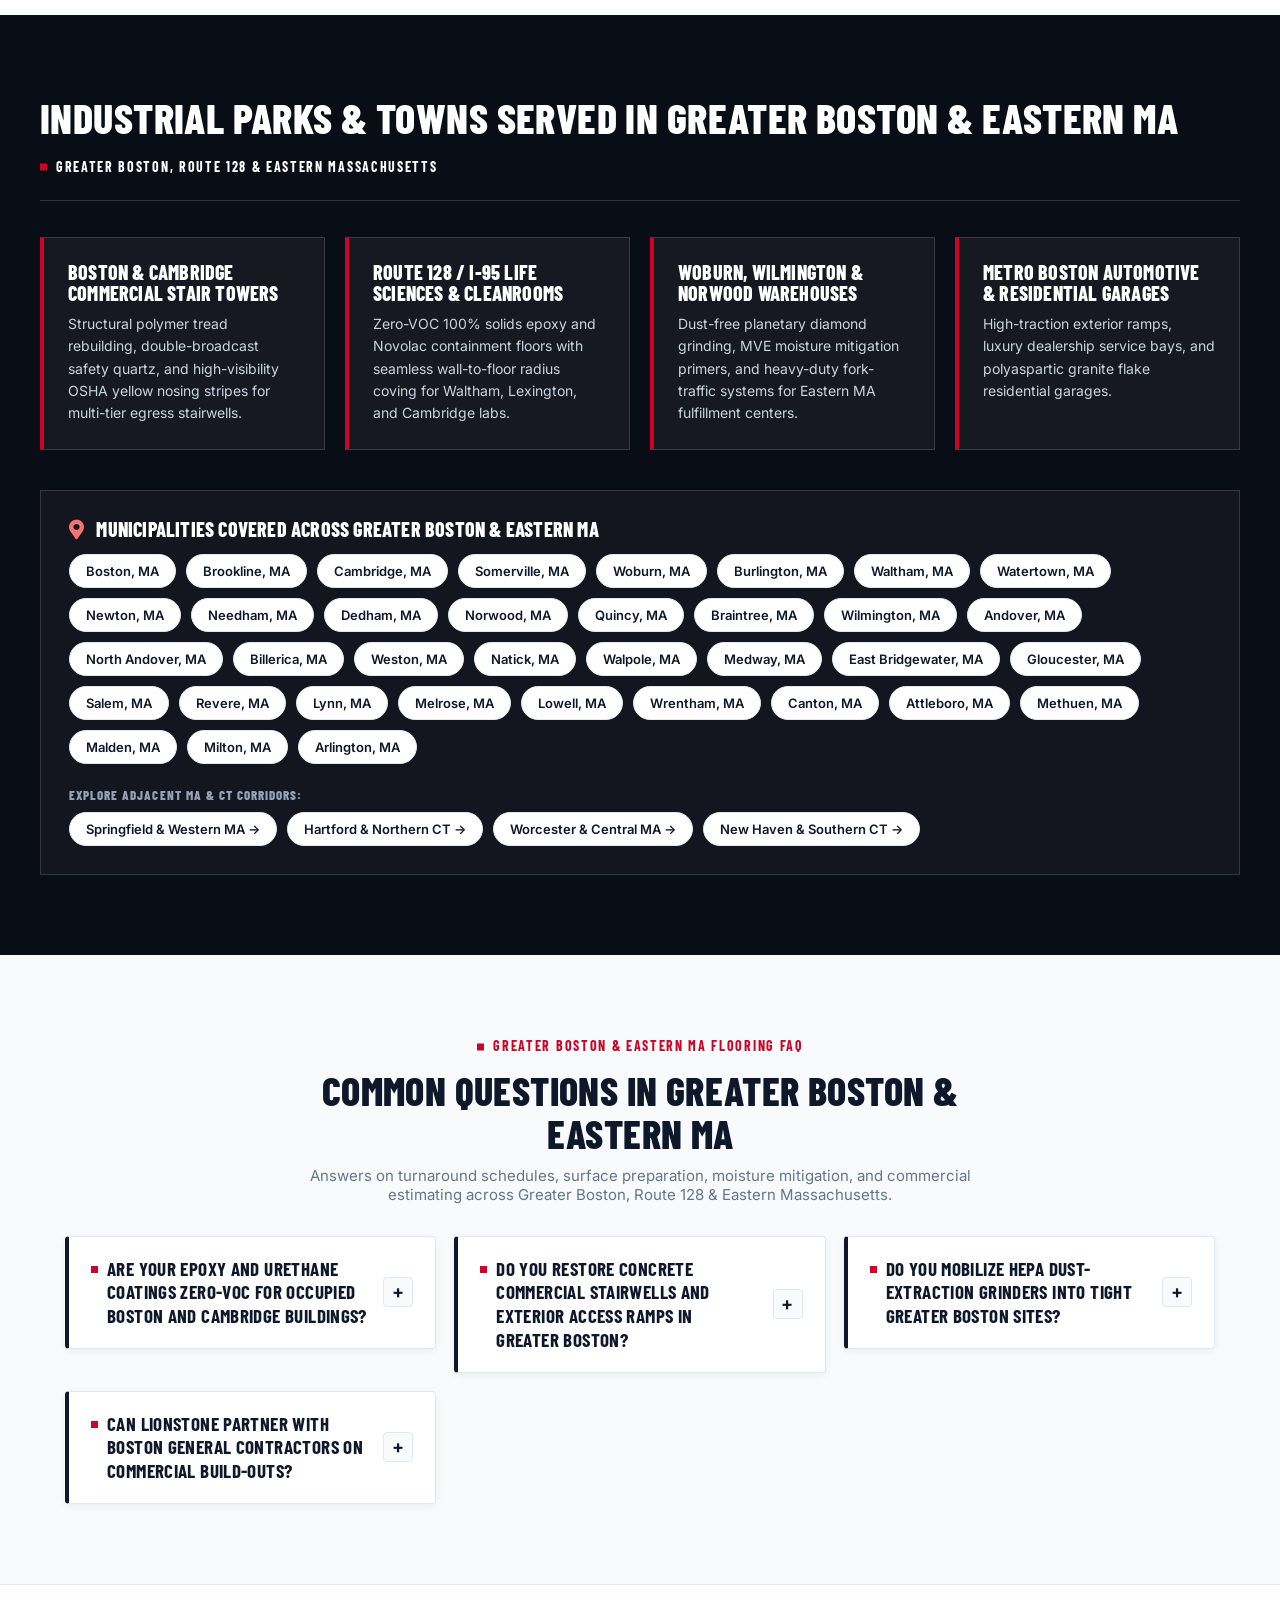
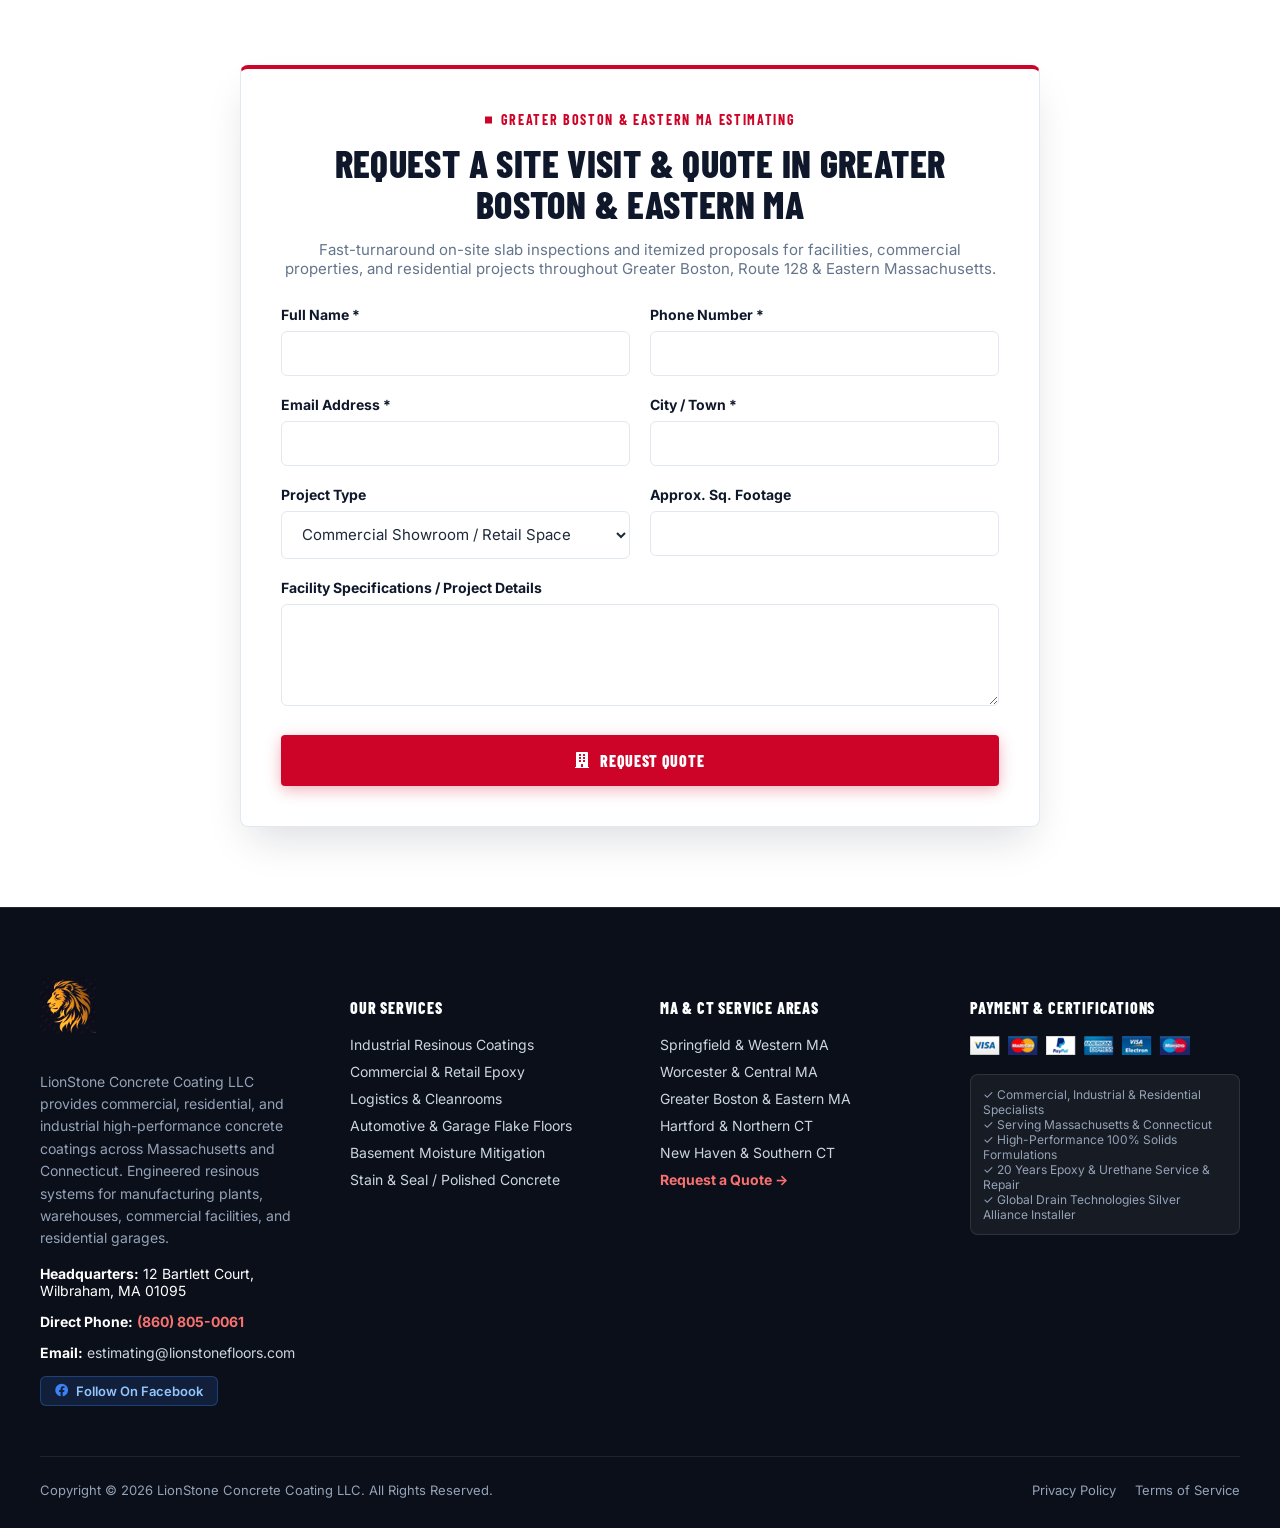
<file: boston-ma-concrete-coatings.html>
<!DOCTYPE html>
<html lang="en-US" prefix="og: https://ogp.me/ns#">
<head>
    <meta charset="UTF-8">
    <meta name="viewport" content="width=device-width, initial-scale=1.0">
    <title>Commercial, Industrial & Residential Concrete Coatings in Greater Boston & Eastern MA | LionStone Floors</title>
    <meta name="description" content="Commercial stair towers, biotech cleanrooms, logistics warehouse epoxy, and architectural metallic flooring across Boston, Cambridge, Woburn, Burlington, Waltham, and Eastern MA." />
    <meta name="robots" content="follow, index, max-snippet:-1, max-video-preview:-1, max-image-preview:large" />
    <link rel="canonical" href="https://lionstonefloors.com/boston-ma-concrete-coatings.html" />
    <link rel="alternate" type="text/plain" title="LLMs Information" href="https://lionstonefloors.com/llms.txt" />
    <meta property="og:locale" content="en_US" />
    <meta property="og:type" content="article" />
    <meta property="og:title" content="Commercial, Industrial & Residential Concrete Coatings in Greater Boston & Eastern MA | LionStone Floors" />
    <meta property="og:description" content="Commercial stair towers, biotech cleanrooms, logistics warehouse epoxy, and architectural metallic flooring across Boston, Cambridge, Woburn, Burlington, Waltham, and Eastern MA." />
    <meta property="og:url" content="https://lionstonefloors.com/boston-ma-concrete-coatings.html" />
    <meta property="og:image" content="https://lionstonefloors.com/assets/images/Lionstone-Concrete-Coating-Epoxy-Flooring-new-england-3.jpg" />
    <meta property="og:site_name" content="LionStone Floors" />
    <meta name="twitter:card" content="summary_large_image" />

    <!-- Structured Data: LocalBusiness, Service & Regional FAQPage -->
    <script type="application/ld+json">
[
  {
    "@context": "https://schema.org",
    "@type": "HomeAndConstructionBusiness",
    "name": "LionStone Concrete Coating LLC",
    "alternateName": "LionStone Floors",
    "url": "https://lionstonefloors.com/boston-ma-concrete-coatings.html",
    "logo": "https://lionstonefloors.com/assets/images/1776804454505_LionStone-Logo.jpg",
    "image": "https://lionstonefloors.com/assets/images/projects/boston-logistics-bay.jpg",
    "description": "Commercial stair towers, biotech cleanrooms, logistics warehouse epoxy, and architectural metallic flooring across Boston, Cambridge, Woburn, Burlington, Waltham, and Eastern MA.",
    "telephone": "+1-860-805-0061",
    "email": "estimating@lionstonefloors.com",
    "address": {
      "@type": "PostalAddress",
      "streetAddress": "12 Bartlett Court",
      "addressLocality": "Wilbraham",
      "addressRegion": "MA",
      "postalCode": "01095",
      "addressCountry": "US"
    },
    "areaServed": [
      "Boston, MA",
      "Brookline, MA",
      "Cambridge, MA",
      "Somerville, MA",
      "Woburn, MA",
      "Burlington, MA",
      "Waltham, MA",
      "Watertown, MA",
      "Newton, MA",
      "Needham, MA",
      "Dedham, MA",
      "Norwood, MA",
      "Quincy, MA",
      "Braintree, MA",
      "Wilmington, MA",
      "Andover, MA",
      "North Andover, MA",
      "Billerica, MA",
      "Weston, MA",
      "Natick, MA",
      "Walpole, MA",
      "Medway, MA",
      "East Bridgewater, MA",
      "Gloucester, MA",
      "Salem, MA",
      "Revere, MA",
      "Lynn, MA",
      "Melrose, MA",
      "Lowell, MA",
      "Wrentham, MA",
      "Canton, MA",
      "Attleboro, MA",
      "Methuen, MA",
      "Malden, MA",
      "Milton, MA",
      "Arlington, MA"
    ],
    "priceRange": "$$",
    "sameAs": [
      "https://www.facebook.com/lionstoneconcretecoating"
    ]
  },
  {
    "@context": "https://schema.org",
    "@type": "Service",
    "serviceType": "Commercial, Industrial & Residential Concrete Coatings in Greater Boston & Eastern MA",
    "provider": {
      "@type": "HomeAndConstructionBusiness",
      "name": "LionStone Concrete Coating LLC",
      "telephone": "+1-860-805-0061"
    },
    "areaServed": "Greater Boston, Route 128 & Eastern Massachusetts"
  },
  {
    "@context": "https://schema.org",
    "@type": "FAQPage",
    "mainEntity": [
      {
        "@type": "Question",
        "name": "Are your epoxy and urethane coatings zero-VOC for occupied Boston and Cambridge buildings?",
        "acceptedAnswer": {
          "@type": "Answer",
          "text": "Yes. Our 100% solids cycloaliphatic epoxy, Novolac, and polyaspartic systems are zero- or ultra-low-VOC and odorless during cure—ideal for hospitals, occupied office towers, universities, and life-sciences buildings."
        }
      },
      {
        "@type": "Question",
        "name": "Do you restore concrete commercial stairwells and exterior access ramps in Greater Boston?",
        "acceptedAnswer": {
          "@type": "Answer",
          "text": "Yes. Multi-story stair towers and ADA ramps are one of our core specialties. We rebuild chipped concrete risers and treads with polymer mortar and broadcast non-slip quartz with safety yellow nosing."
        }
      },
      {
        "@type": "Question",
        "name": "Do you mobilize HEPA dust-extraction grinders into tight Greater Boston sites?",
        "acceptedAnswer": {
          "@type": "Answer",
          "text": "Yes. Our planetary grinders pair directly with industrial HEPA vacuum systems so occupied commercial corridors, labs, and retail properties stay completely dust-free."
        }
      },
      {
        "@type": "Question",
        "name": "Can LionStone partner with Boston General Contractors on commercial build-outs?",
        "acceptedAnswer": {
          "@type": "Answer",
          "text": "Yes. We provide rapid Division 09 sub-pricing, architectural specification matching, and flexible night or weekend shifts to help Eastern MA GCs hit tight TCO deadlines."
        }
      }
    ]
  }
]
    </script>

    <!-- Preconnect & Critical Assets -->
    <link rel="preconnect" href="https://fonts.googleapis.com" />
    <link rel="preconnect" href="https://fonts.gstatic.com" crossorigin />
    <link rel="preconnect" href="https://cdnjs.cloudflare.com" crossorigin />
    <link rel="preload" as="image" href="./assets/images/hero-boston-logistics.webp" fetchpriority="high" />
    <!-- Stylesheets (render-critical customstyle.css only; fonts & icons non-blocking) -->
    <link rel="stylesheet" href="./assets/css/customstyle.css?v=10" />
    <link rel="stylesheet" href="https://fonts.googleapis.com/css2?family=Barlow+Condensed:wght@600;700;800;900&family=Inter:wght@400;500;600;700;800&display=swap" media="print" onload="this.media='all'" />
    <link rel="stylesheet" href="https://cdnjs.cloudflare.com/ajax/libs/font-awesome/5.15.4/css/all.min.css" media="print" onload="this.media='all'" />
    <noscript>
        <link rel="stylesheet" href="https://fonts.googleapis.com/css2?family=Barlow+Condensed:wght@600;700;800;900&family=Inter:wght@400;500;600;700;800&display=swap" />
        <link rel="stylesheet" href="https://cdnjs.cloudflare.com/ajax/libs/font-awesome/5.15.4/css/all.min.css" />
    </noscript>
    <link rel="icon" type="image/png" href="./assets/images/favicon-64.png" sizes="64x64" />

    <!-- Google tag (gtag.js) -->
    <script async src="https://www.googletagmanager.com/gtag/js?id=AW-17046742942"></script>
    <script>
      window.dataLayer = window.dataLayer || [];
      function gtag(){dataLayer.push(arguments);}
      gtag('js', new Date());
      gtag('config', 'AW-17046742942');
      gtag('config', 'G-8DGC4CBGWN');
    </script>
</head>

<body class="region-page wrapper-custom">
<div class="website-wrapper">

    <!-- Site Header -->
    <header class="whb-header whb-header_149418 whb-sticky-real">
        <div class="whb-main-header">

            <!-- Main Header -->
            <div class="whb-row whb-general-header">
                <div class="container" style="display: flex; justify-content: space-between; align-items: center; padding: 15px 25px;">
                    <div class="site-logo">
                        <a href="./index.html">
                            <img src="./assets/images/logo-optimized.webp" alt="LionStone Concrete Coatings Logo" width="66" height="65" decoding="async" style="max-height: 65px; object-fit: contain;" />
                        </a>
                    </div>

                    <nav class="main-nav-desktop" style="display: flex; align-items: center; gap: 26px;">
                        <button type="button" class="ls-nav-link" data-ls-menu="industries">
                            Industries <i class="fas fa-chevron-down"></i>
                        </button>
                        <button type="button" class="ls-nav-link" data-ls-menu="services">
                            Services <i class="fas fa-chevron-down"></i>
                        </button>
                        <a href="./reviews.html" class="ls-nav-link">Case Studies &amp; Gallery</a>
                        <a href="./about-us.html" class="ls-nav-link">About Us</a>
                        <a href="./contact.html" class="ls-nav-link">Contact</a>
                    </nav>

                    <div style="display: flex; align-items: center; gap: 15px;">
                        <a href="tel:8608050061" class="header-phone-badge">
                            <i class="fas fa-phone-alt"></i> (860) 805-0061
                        </a>
                        <a href="./contact.html" class="btn-ls-primary" style="padding: 10px 20px !important; font-size: 14px !important;">
                            Request a Site Visit <i class="fas fa-arrow-right"></i>
                        </a>
                    </div>
                </div>

                <!-- Mega Menu: Industries -->
                <div class="ls-mega-menu" data-ls-menu-panel="industries">
                    <div class="ls-mega-header">
                        <h6><span class="ls-eyebrow ls-eyebrow-light" style="margin: 0;">SERVING MASSACHUSETTS &amp; CONNECTICUT COMMERCIAL &amp; RESIDENTIAL</span></h6>
                        <button type="button" class="ls-mega-close" data-ls-close-menu aria-label="Close Menu"><i class="fas fa-times"></i></button>
                    </div>
                    <div class="ls-mega-grid">
                        <div class="ls-mega-col">
                            <h5>Heavy Industrial &amp; Production</h5>
                            <ul class="ls-mega-list">
                                <li><a href="./services.html#industrial-flooring">Industrial &amp; Manufacturing Plants</a></li>
                                <li><a href="./services.html#industrial-flooring">Warehousing &amp; Logistics Hubs</a></li>
                                <li><a href="./services.html#industrial-flooring">Packaging &amp; Distribution Centers</a></li>
                                <li><a href="./services.html#industrial-flooring">Machine Shops &amp; Assembly Lines</a></li>
                            </ul>
                        </div>
                        <div class="ls-mega-col">
                            <h5>Hygienic, Lab &amp; Food Processing</h5>
                            <ul class="ls-mega-list">
                                <li><a href="./services.html#commercial-specialty">Food &amp; Beverage Processing (USDA)</a></li>
                                <li><a href="./services.html#commercial-specialty">Pharmaceutical &amp; Biotech Labs</a></li>
                                <li><a href="./services.html#commercial-specialty">Cleanrooms &amp; Semiconductor Spaces</a></li>
                                <li><a href="./services.html#commercial-specialty">Commercial Kitchens &amp; Breweries</a></li>
                            </ul>
                        </div>
                        <div class="ls-mega-col">
                            <h5>Commercial &amp; Institutional</h5>
                            <ul class="ls-mega-list">
                                <li><a href="./services.html#commercial-retail">Multi-Story Stair Towers &amp; Ramps</a></li>
                                <li><a href="./services.html#commercial-retail">Healthcare &amp; Medical Corridors</a></li>
                                <li><a href="./services.html#commercial-retail">Retail Storefronts &amp; Showrooms</a></li>
                                <li><a href="./services.html#commercial-retail">Schools, Universities &amp; Municipal</a></li>
                            </ul>
                        </div>
                        <div class="ls-mega-col">
                            <h5>MA &amp; CT Regional Corridors</h5>
                            <ul class="ls-mega-list">
                                <li><a href="./western-ma-concrete-coatings.html">Springfield &amp; Western MA</a></li>
                                <li><a href="./worcester-ma-concrete-coatings.html">Worcester &amp; Central MA</a></li>
                                <li><a href="./boston-ma-concrete-coatings.html">Greater Boston &amp; Eastern MA</a></li>
                                <li><a href="./hartford-ct-concrete-coatings.html">Hartford &amp; Northern CT</a></li>
                                <li><a href="./new-haven-ct-concrete-coatings.html">New Haven &amp; Southern CT</a></li>
                            </ul>
                        </div>
                    </div>
                </div>

                <!-- Mega Menu: Services -->
                <div class="ls-mega-menu" data-ls-menu-panel="services">
                    <div class="ls-mega-header">
                        <h6><span class="ls-eyebrow ls-eyebrow-light" style="margin: 0;">Engineered Seamless Flooring Systems</span></h6>
                        <button type="button" class="ls-mega-close" data-ls-close-menu aria-label="Close Menu"><i class="fas fa-times"></i></button>
                    </div>
                    <div class="ls-mega-grid">
                        <div class="ls-mega-col">
                            <h5>Resinous &amp; Industrial Systems</h5>
                            <ul class="ls-mega-list">
                                <li><a href="./services.html#industrial-flooring">100% Solids Epoxy Flooring</a></li>
                                <li><a href="./services.html#system-spec-finder">Urethane Cement (Thermal Shock)</a></li>
                                <li><a href="./services.html#system-spec-finder">Novolac Chemical-Resistant Epoxy</a></li>
                                <li><a href="./services.html#residential-garage">Polyaspartic &amp; Rapid-Cure Coatings</a></li>
                            </ul>
                        </div>
                        <div class="ls-mega-col">
                            <h5>Concrete Prep &amp; Restoration</h5>
                            <ul class="ls-mega-list">
                                <li><a href="./services.html#stain-seal-concrete">Planetary Diamond Grinding (CSP 2–5)</a></li>
                                <li><a href="./services.html#concrete-coatings">Moisture Vapor Mitigation Barriers</a></li>
                                <li><a href="./services.html#stain-seal-concrete">Spall, Trench &amp; Joint Remediation</a></li>
                                <li><a href="./services.html#slot-drains">Slot Drains &amp; Trench Drains (GDT Silver Alliance)</a></li>
                                <li><a href="./services.html#stain-seal-concrete">Polished, Stained &amp; Densified Concrete</a></li>
                            </ul>
                        </div>
                        <div class="ls-mega-col">
                            <h5>Safety &amp; Architectural</h5>
                            <ul class="ls-mega-list">
                                <li><a href="./services.html#commercial-retail">High-Traction Quartz Broadcast</a></li>
                                <li><a href="./services.html#industrial-flooring">OSHA Safety Walkways &amp; Line Striping</a></li>
                                <li><a href="./services.html#commercial-specialty">Integral Sanitary Cove Base Systems</a></li>
                                <li><a href="./services.html#commercial-retail">Designer Metallic &amp; Flake Finishes</a></li>
                            </ul>
                        </div>
                        <div class="ls-mega-col">
                            <h5>Interactive Engineering Tools</h5>
                            <ul class="ls-mega-list">
                                <li><a href="./services.html#system-spec-finder">Interactive System Spec Finder</a></li>
                                <li><a href="#" data-open-floor-quiz>60-Second Floor Assessment Quiz</a></li>
                                <li><a href="./services.html#lionstone-swatch-container">Color Flake &amp; Finish Visualizer</a></li>
                                <li><a href="./contact.html">Request On-Site Facility Evaluation</a></li>
                            </ul>
                        </div>
                    </div>
                </div>
            </div>
        </div>
    </header>

    <!-- Regional Hero -->
    <section class="hero-section" style="position: relative; background: linear-gradient(90deg, rgba(9, 13, 22, 0.92) 0%, rgba(15, 23, 42, 0.80) 60%, rgba(15, 23, 42, 0.72) 100%), url('./assets/images/hero-boston-logistics.webp') center/cover no-repeat; padding: 95px 25px; color: #ffffff;">
        <div class="container" style="max-width: 1200px; margin: 0 auto;">
            <div style="max-width: 820px;">
                <span class="ls-eyebrow ls-eyebrow-light">Serving Massachusetts &amp; Connecticut • Greater Boston, Route 128 &amp; Eastern MA</span>
                <h1 style="font-size: 52px; line-height: 1.04; font-weight: 900; color: #FFFFFF; margin: 10px 0 20px 0; text-transform: uppercase;">
                    Commercial, Industrial &amp; Residential Concrete Coatings in Greater Boston &amp; Eastern MA
                </h1>
                <p style="font-size: 18px; line-height: 1.6; color: #E2E8F0; max-width: 720px; margin: 0 0 32px 0;">
                    From Boston and Cambridge multi-story commercial stair towers and biotech laboratories to Route 128 logistics hubs in Woburn, Burlington, Waltham, and Norwood, LionStone Floors delivers zero-VOC resinous installations engineered for high-traffic urban and industrial facilities.
                </p>
                <div style="display: flex; align-items: center; gap: 18px; flex-wrap: wrap;">
                    <a href="#quote-section" class="btn-ls-primary">
                        Request a Quote in Greater Boston & Eastern MA <i class="fas fa-arrow-right"></i>
                    </a>
                    <button type="button" class="btn-ls-secondary" data-open-floor-quiz>
                        <i class="fas fa-clipboard-check"></i> Take 60-Second Assessment
                    </button>
                </div>
            </div>
        </div>
    </section>

    <!-- Core Systems in This Region -->
    <section style="padding: 80px 20px; background: #FFFFFF;">
        <div class="container" style="max-width: 1200px; margin: 0 auto;">
            <div style="display: flex; justify-content: space-between; align-items: flex-end; flex-wrap: wrap; gap: 20px; margin-bottom: 40px;">
                <div>
                    <span class="ls-eyebrow">Engineered Systems • Greater Boston & Eastern MA</span>
                    <h2 style="font-size: 42px; margin: 4px 0 0 0;">Concrete Coating Systems Installed Across Greater Boston & Eastern MA</h2>
                </div>
                <a href="./services.html#system-spec-finder" class="btn-ls-underline">
                    <span>Compare Full Technical Specs</span> <i class="fas fa-arrow-right"></i>
                </a>
            </div>

            <div class="ls-arch-services-grid">
                <div class="ls-arch-service-card">
                    <div>
                        <div class="ls-arch-card-img">
                            <img src="./assets/images/projects/warehouse-safety-walkway.jpg" alt="Industrial Epoxy Flooring in Greater Boston & Eastern MA" loading="lazy" decoding="async" />
                        </div>
                        <div class="ls-arch-card-content">
                            <h3>Industrial &amp; Warehouse Epoxy</h3>
                            <hr class="ls-accent-hr" />
                            <p>10,500+ PSI high-build epoxy, forklift lane demarcation, and HEPA planetary diamond grinding for manufacturing and logistics plants in Greater Boston & Eastern MA.</p>
                        </div>
                    </div>
                    <a href="./services.html#industrial-flooring" class="ls-arch-card-footer">
                        <span>Industrial Specs</span> <i class="fas fa-arrow-right"></i>
                    </a>
                </div>

                <div class="ls-arch-service-card">
                    <div>
                        <div class="ls-arch-card-img">
                            <img src="./assets/images/projects/cleanroom-covebase.jpg" alt="Urethane Cement and Cleanroom Cove Base in Greater Boston & Eastern MA" loading="lazy" decoding="async" />
                        </div>
                        <div class="ls-arch-card-content">
                            <h3>Food, Cleanroom &amp; Cove Base</h3>
                            <hr class="ls-accent-hr" />
                            <p>USDA/FDA thermal-shock urethane cement, Novolac acid containment, and integral 6&quot; sanitary cove base for processing and lab facilities.</p>
                        </div>
                    </div>
                    <a href="./services.html#commercial-specialty" class="ls-arch-card-footer">
                        <span>Sanitary Specs</span> <i class="fas fa-arrow-right"></i>
                    </a>
                </div>

                <div class="ls-arch-service-card">
                    <div>
                        <div class="ls-arch-card-img">
                            <img src="./assets/images/projects/commercial-stair-tower.jpg" alt="Commercial Stair Towers and Ramps in Greater Boston & Eastern MA" loading="lazy" decoding="async" />
                        </div>
                        <div class="ls-arch-card-content">
                            <h3>Stair Towers &amp; Showrooms</h3>
                            <hr class="ls-accent-hr" />
                            <p>Double-broadcast safety quartz, OSHA high-visibility nosing stripes, and zero-VOC architectural metallic epoxy for commercial properties.</p>
                        </div>
                    </div>
                    <a href="./services.html#commercial-retail" class="ls-arch-card-footer">
                        <span>Commercial Specs</span> <i class="fas fa-arrow-right"></i>
                    </a>
                </div>

                <div class="ls-arch-service-card">
                    <div>
                        <div class="ls-arch-card-img">
                            <img src="./assets/images/projects/corvette-garage-showcase.jpg" alt="Automotive and Garage Polyaspartic Flooring in Greater Boston & Eastern MA" loading="lazy" decoding="async" />
                        </div>
                        <div class="ls-arch-card-content">
                            <h3>Auto Bays &amp; Garage Flake</h3>
                            <hr class="ls-accent-hr" />
                            <p>100% UV-stable polyaspartic granite flake systems and 25-lb hydrostatic moisture barriers engineered for road salt, oils, and hot tires.</p>
                        </div>
                    </div>
                    <a href="./services.html#residential-garage" class="ls-arch-card-footer">
                        <span>Garage &amp; Bay Specs</span> <i class="fas fa-arrow-right"></i>
                    </a>
                </div>
            </div>
        </div>
    </section>

    <!-- Local Industrial Corridors & Cities Served -->
    <section class="ls-industry-section">
        <div class="container" style="max-width: 1200px; margin: 0 auto;">
            <div class="ls-industry-header-row">
                <div>
                    <h2 style="font-size: 42px; color: #FFFFFF; margin: 0;">Industrial Parks &amp; Towns Served in Greater Boston & Eastern MA</h2>
                </div>
                <div>
                    <span class="ls-eyebrow ls-eyebrow-light" style="margin: 0;">Greater Boston, Route 128 & Eastern Massachusetts</span>
                </div>
            </div>

            <div style="display: grid; grid-template-columns: repeat(auto-fit, minmax(260px, 1fr)); gap: 20px; margin-bottom: 40px;">
                <div style="background: rgba(255, 255, 255, 0.05); border: 1px solid rgba(255, 255, 255, 0.14); padding: 24px; border-left: 4px solid var(--ls-accent);">
                    <h4 style="color: #FFFFFF; font-size: 20px; margin: 0 0 8px 0;">Boston & Cambridge Commercial Stair Towers</h4>
                    <p style="color: #CBD5E1; font-size: 14px; line-height: 1.6; margin: 0;">Structural polymer tread rebuilding, double-broadcast safety quartz, and high-visibility OSHA yellow nosing stripes for multi-tier egress stairwells.</p>
                </div>
                <div style="background: rgba(255, 255, 255, 0.05); border: 1px solid rgba(255, 255, 255, 0.14); padding: 24px; border-left: 4px solid var(--ls-accent);">
                    <h4 style="color: #FFFFFF; font-size: 20px; margin: 0 0 8px 0;">Route 128 / I-95 Life Sciences & Cleanrooms</h4>
                    <p style="color: #CBD5E1; font-size: 14px; line-height: 1.6; margin: 0;">Zero-VOC 100% solids epoxy and Novolac containment floors with seamless wall-to-floor radius coving for Waltham, Lexington, and Cambridge labs.</p>
                </div>
                <div style="background: rgba(255, 255, 255, 0.05); border: 1px solid rgba(255, 255, 255, 0.14); padding: 24px; border-left: 4px solid var(--ls-accent);">
                    <h4 style="color: #FFFFFF; font-size: 20px; margin: 0 0 8px 0;">Woburn, Wilmington & Norwood Warehouses</h4>
                    <p style="color: #CBD5E1; font-size: 14px; line-height: 1.6; margin: 0;">Dust-free planetary diamond grinding, MVE moisture mitigation primers, and heavy-duty fork-traffic systems for Eastern MA fulfillment centers.</p>
                </div>
                <div style="background: rgba(255, 255, 255, 0.05); border: 1px solid rgba(255, 255, 255, 0.14); padding: 24px; border-left: 4px solid var(--ls-accent);">
                    <h4 style="color: #FFFFFF; font-size: 20px; margin: 0 0 8px 0;">Metro Boston Automotive & Residential Garages</h4>
                    <p style="color: #CBD5E1; font-size: 14px; line-height: 1.6; margin: 0;">High-traction exterior ramps, luxury dealership service bays, and polyaspartic granite flake residential garages.</p>
                </div>
            </div>

            <div style="background: rgba(255, 255, 255, 0.04); border: 1px solid rgba(255, 255, 255, 0.14); padding: 28px;">
                <h4 style="color: #FFFFFF; font-size: 20px; margin: 0 0 12px 0;"><i class="fas fa-map-marker-alt" style="color: #F87171; margin-right: 8px;"></i> Municipalities Covered Across Greater Boston & Eastern MA</h4>
                <div class="service-area-badge-grid" style="margin: 14px 0 24px 0;">
                                        <span class="service-area-badge">Boston, MA</span>
                    <span class="service-area-badge">Brookline, MA</span>
                    <span class="service-area-badge">Cambridge, MA</span>
                    <span class="service-area-badge">Somerville, MA</span>
                    <span class="service-area-badge">Woburn, MA</span>
                    <span class="service-area-badge">Burlington, MA</span>
                    <span class="service-area-badge">Waltham, MA</span>
                    <span class="service-area-badge">Watertown, MA</span>
                    <span class="service-area-badge">Newton, MA</span>
                    <span class="service-area-badge">Needham, MA</span>
                    <span class="service-area-badge">Dedham, MA</span>
                    <span class="service-area-badge">Norwood, MA</span>
                    <span class="service-area-badge">Quincy, MA</span>
                    <span class="service-area-badge">Braintree, MA</span>
                    <span class="service-area-badge">Wilmington, MA</span>
                    <span class="service-area-badge">Andover, MA</span>
                    <span class="service-area-badge">North Andover, MA</span>
                    <span class="service-area-badge">Billerica, MA</span>
                    <span class="service-area-badge">Weston, MA</span>
                    <span class="service-area-badge">Natick, MA</span>
                    <span class="service-area-badge">Walpole, MA</span>
                    <span class="service-area-badge">Medway, MA</span>
                    <span class="service-area-badge">East Bridgewater, MA</span>
                    <span class="service-area-badge">Gloucester, MA</span>
                    <span class="service-area-badge">Salem, MA</span>
                    <span class="service-area-badge">Revere, MA</span>
                    <span class="service-area-badge">Lynn, MA</span>
                    <span class="service-area-badge">Melrose, MA</span>
                    <span class="service-area-badge">Lowell, MA</span>
                    <span class="service-area-badge">Wrentham, MA</span>
                    <span class="service-area-badge">Canton, MA</span>
                    <span class="service-area-badge">Attleboro, MA</span>
                    <span class="service-area-badge">Methuen, MA</span>
                    <span class="service-area-badge">Malden, MA</span>
                    <span class="service-area-badge">Milton, MA</span>
                    <span class="service-area-badge">Arlington, MA</span>
                </div>
                <h5 style="color: #94A3B8; font-size: 13px; text-transform: uppercase; letter-spacing: 0.08em; margin: 0 0 10px 0;">Explore Adjacent MA &amp; CT Corridors:</h5>
                <div class="service-area-badge-grid" style="margin: 0;">
                    <a href="./western-ma-concrete-coatings.html" class="service-area-badge">Springfield & Western MA &rarr;</a>
                    <a href="./hartford-ct-concrete-coatings.html" class="service-area-badge">Hartford & Northern CT &rarr;</a>
                    <a href="./worcester-ma-concrete-coatings.html" class="service-area-badge">Worcester & Central MA &rarr;</a>
                    <a href="./new-haven-ct-concrete-coatings.html" class="service-area-badge">New Haven & Southern CT &rarr;</a>
                </div>
            </div>
        </div>
    </section>

    <!-- Regional Engineering FAQ Section -->
    <section style="padding: 80px 20px; background: var(--ls-bg-light); border-bottom: 1px solid var(--ls-border);">
        <div class="container" style="max-width: 1150px; margin: 0 auto;">
            <div style="text-align: center; max-width: 720px; margin: 0 auto;">
                <span class="ls-eyebrow">Greater Boston & Eastern MA Flooring FAQ</span>
                <h2 style="font-size: 40px; margin: 6px 0 10px 0;">Common Questions in Greater Boston & Eastern MA</h2>
                <p style="color: var(--ls-text-muted); font-size: 15px; margin: 0;">
                    Answers on turnaround schedules, surface preparation, moisture mitigation, and commercial estimating across Greater Boston, Route 128 & Eastern Massachusetts.
                </p>
            </div>

            <div class="ls-faq-grid">
                <details class="ls-faq-item">
                    <summary class="ls-faq-question">
                        <span class="ls-faq-title">Are your epoxy and urethane coatings zero-VOC for occupied Boston and Cambridge buildings?</span>
                        <span class="ls-faq-toggle" aria-hidden="true"></span>
                    </summary>
                    <div class="ls-faq-answer">Yes. Our 100% solids cycloaliphatic epoxy, Novolac, and polyaspartic systems are zero- or ultra-low-VOC and odorless during cure—ideal for hospitals, occupied office towers, universities, and life-sciences buildings.</div>
                </details>
                <details class="ls-faq-item">
                    <summary class="ls-faq-question">
                        <span class="ls-faq-title">Do you restore concrete commercial stairwells and exterior access ramps in Greater Boston?</span>
                        <span class="ls-faq-toggle" aria-hidden="true"></span>
                    </summary>
                    <div class="ls-faq-answer">Yes. Multi-story stair towers and ADA ramps are one of our core specialties. We rebuild chipped concrete risers and treads with polymer mortar and broadcast non-slip quartz with safety yellow nosing.</div>
                </details>
                <details class="ls-faq-item">
                    <summary class="ls-faq-question">
                        <span class="ls-faq-title">Do you mobilize HEPA dust-extraction grinders into tight Greater Boston sites?</span>
                        <span class="ls-faq-toggle" aria-hidden="true"></span>
                    </summary>
                    <div class="ls-faq-answer">Yes. Our planetary grinders pair directly with industrial HEPA vacuum systems so occupied commercial corridors, labs, and retail properties stay completely dust-free.</div>
                </details>
                <details class="ls-faq-item">
                    <summary class="ls-faq-question">
                        <span class="ls-faq-title">Can LionStone partner with Boston General Contractors on commercial build-outs?</span>
                        <span class="ls-faq-toggle" aria-hidden="true"></span>
                    </summary>
                    <div class="ls-faq-answer">Yes. We provide rapid Division 09 sub-pricing, architectural specification matching, and flexible night or weekend shifts to help Eastern MA GCs hit tight TCO deadlines.</div>
                </details>
            </div>
        </div>
    </section>

    <!-- Direct Regional Quote Request Form -->
    <section id="quote-section" style="padding: 80px 20px; background: #FFFFFF;">
        <div class="container" style="max-width: 800px; margin: 0 auto; background: #FFFFFF; padding: 40px; border-radius: 8px; box-shadow: var(--ls-shadow-lg); border: 1px solid var(--ls-border); border-top: 4px solid var(--ls-accent);">
            <div style="text-align: center; margin-bottom: 28px;">
                <span class="ls-eyebrow">Greater Boston & Eastern MA Estimating</span>
                <h2 style="font-size: 38px; margin: 6px 0 10px 0;">Request a Site Visit &amp; Quote in Greater Boston & Eastern MA</h2>
                <p style="color: var(--ls-text-muted); font-size: 15px;">
                    Fast-turnaround on-site slab inspections and itemized proposals for facilities, commercial properties, and residential projects throughout Greater Boston, Route 128 & Eastern Massachusetts.
                </p>
            </div>

            <form action="https://api.web3forms.com/submit" method="POST" class="native-estimate-form">
                <input type="hidden" name="access_key" value="b1cdf58f-0e10-461e-81ea-d7477937009e" />
                <input type="hidden" name="subject" value="New Greater Boston & Eastern MA Quote Request | LionStone Floors" />
                <input type="hidden" name="from_name" value="LionStone Website Lead Engine (Greater Boston & Eastern MA)" />
                <input type="hidden" name="redirect" value="https://lionstonefloors.com/calendar/" />
                    <input type="hidden" name="source" value="Boston MA Regional Page Form" />
                <input type="checkbox" name="botcheck" class="hidden" style="display: none;" />

                <div style="display: grid; grid-template-columns: 1fr 1fr; gap: 20px; margin-bottom: 20px;">
                    <div>
                        <label for="form-name-input" style="display: block; font-size: 14px; font-weight: 700; color: var(--ls-primary); margin-bottom: 8px;">Full Name *</label>
                        <input type="text" id="form-name-input" name="name" required placeholder="" style="width: 100%; padding: 12px 16px; border: 1px solid var(--ls-border); border-radius: 6px; font-size: 15px; box-sizing: border-box;" />
                    </div>
                    <div>
                        <label for="form-phone-input" style="display: block; font-size: 14px; font-weight: 700; color: var(--ls-primary); margin-bottom: 8px;">Phone Number *</label>
                        <input type="tel" id="form-phone-input" name="phone" required placeholder="" style="width: 100%; padding: 12px 16px; border: 1px solid var(--ls-border); border-radius: 6px; font-size: 15px; box-sizing: border-box;" />
                    </div>
                </div>

                <div style="display: grid; grid-template-columns: 1fr 1fr; gap: 20px; margin-bottom: 20px;">
                    <div>
                        <label for="form-email-input" style="display: block; font-size: 14px; font-weight: 700; color: var(--ls-primary); margin-bottom: 8px;">Email Address *</label>
                        <input type="email" id="form-email-input" name="email" required placeholder="" style="width: 100%; padding: 12px 16px; border: 1px solid var(--ls-border); border-radius: 6px; font-size: 15px; box-sizing: border-box;" />
                    </div>
                    <div>
                        <label for="form-city-input" style="display: block; font-size: 14px; font-weight: 700; color: var(--ls-primary); margin-bottom: 8px;">City / Town *</label>
                        <input type="text" id="form-city-input" name="city" required placeholder="" style="width: 100%; padding: 12px 16px; border: 1px solid var(--ls-border); border-radius: 6px; font-size: 15px; box-sizing: border-box;" />
                    </div>
                </div>

                <div style="display: grid; grid-template-columns: 1fr 1fr; gap: 20px; margin-bottom: 20px;">
                    <div>
                        <label for="form-project-type-region" style="display: block; font-size: 14px; font-weight: 700; color: var(--ls-primary); margin-bottom: 8px;">Project Type</label>
                        <select id="form-project-type-region" name="project_type" class="project-type-select" style="width: 100%; padding: 12px 16px; border: 1px solid var(--ls-border); border-radius: 6px; font-size: 15px; box-sizing: border-box;">
                            <option value="Manufacturing Facility" >Manufacturing Plant / Industrial Facility</option>
                            <option value="Warehouse / Logistics" >Warehouse &amp; Logistics Center</option>
                            <option value="Commercial Facility" selected>Commercial Showroom / Retail Space</option>
                            <option value="Food & Beverage / Cleanroom">Sanitary / Cleanroom / Food Prep</option>
                            <option value="Stairwell / Walkway Safety">Commercial Stair Tower / Walkway</option>
                            <option value="Concrete Repair / Grinding">Planetary Grinding &amp; Slab Repair</option>
                            <option value="Automotive / Fleet Bays">Automotive / Fleet Bay / Workshop</option>
                            <option value="Garage Flake Floor">Residential Garage Coating</option>
                            <option value="Basement Floor">Basement Moisture Mitigation</option>
                            <option value="Other">Other (Please Specify)</option>
                        </select>
                        <div class="project-type-other-wrapper" style="display: none; margin-top: 10px;">
                            <input type="text" name="project_type_custom" class="form-project-type-other" placeholder="" style="width: 100%; padding: 10px 14px; border: 1px solid var(--ls-accent); border-radius: 6px; font-size: 14px; box-sizing: border-box; background: #FFF9F9;" />
                        </div>
                    </div>
                    <div>
                        <label for="form-sqft-region" style="display: block; font-size: 14px; font-weight: 700; color: var(--ls-primary); margin-bottom: 8px;">Approx. Sq. Footage</label>
                        <input type="text" id="form-sqft-region" name="sqft" placeholder="" style="width: 100%; padding: 12px 16px; border: 1px solid var(--ls-border); border-radius: 6px; font-size: 15px; box-sizing: border-box;" />
                    </div>
                </div>

                <div style="margin-bottom: 25px;">
                    <label for="form-message-input" style="display: block; font-size: 14px; font-weight: 700; color: var(--ls-primary); margin-bottom: 8px;">Facility Specifications / Project Details</label>
                    <textarea id="form-message-input" name="message" rows="4" placeholder="" style="width: 100%; padding: 12px 16px; border: 1px solid var(--ls-border); border-radius: 6px; font-size: 15px; resize: vertical; box-sizing: border-box;"></textarea>
                </div>

                <button type="submit" class="btn-ls-primary" style="width: 100%; justify-content: center; font-size: 16px !important; padding: 16px !important;">
                    <i class="fas fa-building"></i> Request Quote
                </button>
            </form>
        </div>
    </section>

    <!-- Footer -->
    <footer style="background: #0B0F19; color: #94A3B8; padding: 70px 20px 30px 20px; border-top: 1px solid rgba(255, 255, 255, 0.1);">
        <div class="container" style="max-width: 1200px; margin: 0 auto; display: grid; grid-template-columns: repeat(auto-fit, minmax(240px, 1fr)); gap: 40px; margin-bottom: 50px;">
            <div>
                <img src="./assets/images/logo-optimized.webp" alt="LionStone Concrete Coatings" width="56" height="55" loading="lazy" decoding="async" style="max-height: 55px; margin-bottom: 20px; filter: brightness(1.2);" />
                <p style="font-size: 14px; line-height: 1.6; color: #94A3B8;">
                    LionStone Concrete Coating LLC provides commercial, residential, and industrial high-performance concrete coatings across Massachusetts and Connecticut. Engineered resinous systems for manufacturing plants, warehouses, commercial facilities, and residential garages.
                </p>
                <div style="margin-top: 15px; color: #FFFFFF; font-size: 14px;">
                    <p><strong>Headquarters:</strong> 12 Bartlett Court, Wilbraham, MA 01095</p>
                    <p><strong>Direct Phone:</strong> <a href="tel:8608050061" style="color: #F87171; text-decoration: none; font-weight: 700;">(860) 805-0061</a></p>
                    <p><strong>Email:</strong> <a href="mailto:estimating@lionstonefloors.com" style="color: #CBD5E1; text-decoration: none;">estimating@lionstonefloors.com</a></p>
                </div>
                <div style="margin-top: 15px;">
                    <a href="https://www.facebook.com/people/LionStone-Concrete-Coatings-LLC/61576802750273/" target="_blank" rel="noopener noreferrer" style="display: inline-flex; align-items: center; gap: 8px; background: rgba(59, 130, 246, 0.15); border: 1px solid rgba(59, 130, 246, 0.35); color: #93C5FD; padding: 6px 14px; border-radius: 6px; text-decoration: none; font-size: 13px; font-weight: 600;">
                        <i class="fab fa-facebook" style="color: #3B82F6;"></i> Follow On Facebook
                    </a>
                </div>
            </div>

            <div>
                <h4 style="color: #FFFFFF; font-size: 16px; margin-bottom: 20px; text-transform: uppercase; letter-spacing: 0.05em;">Our Services</h4>
                <ul style="list-style: none; padding: 0; margin: 0; display: flex; flex-direction: column; gap: 10px; font-size: 14px;">
                    <li><a href="./services.html#industrial-flooring" style="color: #CBD5E1; text-decoration: none;">Industrial Resinous Coatings</a></li>
                    <li><a href="./services.html#commercial-retail" style="color: #CBD5E1; text-decoration: none;">Commercial &amp; Retail Epoxy</a></li>
                    <li><a href="./services.html#commercial-specialty" style="color: #CBD5E1; text-decoration: none;">Logistics &amp; Cleanrooms</a></li>
                    <li><a href="./services.html#residential-garage" style="color: #CBD5E1; text-decoration: none;">Automotive &amp; Garage Flake Floors</a></li>
                    <li><a href="./services.html#concrete-coatings" style="color: #CBD5E1; text-decoration: none;">Basement Moisture Mitigation</a></li>
                    <li><a href="./services.html#stain-seal-concrete" style="color: #CBD5E1; text-decoration: none;">Stain &amp; Seal / Polished Concrete</a></li>
                </ul>
            </div>

            <div>
                <h4 style="color: #FFFFFF; font-size: 16px; margin-bottom: 20px; text-transform: uppercase; letter-spacing: 0.05em;">MA &amp; CT Service Areas</h4>
                <ul style="list-style: none; padding: 0; margin: 0; display: flex; flex-direction: column; gap: 10px; font-size: 14px;">
                    <li><a href="./western-ma-concrete-coatings.html" style="color: #CBD5E1; text-decoration: none;">Springfield &amp; Western MA</a></li>
                    <li><a href="./worcester-ma-concrete-coatings.html" style="color: #CBD5E1; text-decoration: none;">Worcester &amp; Central MA</a></li>
                    <li><a href="./boston-ma-concrete-coatings.html" style="color: #CBD5E1; text-decoration: none;">Greater Boston &amp; Eastern MA</a></li>
                    <li><a href="./hartford-ct-concrete-coatings.html" style="color: #CBD5E1; text-decoration: none;">Hartford &amp; Northern CT</a></li>
                    <li><a href="./new-haven-ct-concrete-coatings.html" style="color: #CBD5E1; text-decoration: none;">New Haven &amp; Southern CT</a></li>
                    <li><a href="./contact.html" style="color: #F87171; text-decoration: none; font-weight: 700;">Request a Quote &rarr;</a></li>
                </ul>
            </div>

            <div>
                <h4 style="color: #FFFFFF; font-size: 16px; margin-bottom: 20px; text-transform: uppercase; letter-spacing: 0.05em;">Payment &amp; Certifications</h4>
                <img src="./assets/images/payment-methods-accepted.png" alt="Payment Methods Accepted" loading="lazy" decoding="async" style="max-width: 220px; margin-bottom: 15px;" />
                <div style="background: rgba(255, 255, 255, 0.05); padding: 12px; border-radius: 8px; border: 1px solid rgba(255, 255, 255, 0.1); font-size: 12px; color: #94A3B8;">
                    ✓ Commercial, Industrial &amp; Residential Specialists<br />
                    ✓ Serving Massachusetts &amp; Connecticut<br />
                    ✓ High-Performance 100% Solids Formulations<br />
                    ✓ 20 Years Epoxy &amp; Urethane Service &amp; Repair<br />
                    ✓ Global Drain Technologies Silver Alliance Installer
                </div>
            </div>
        </div>

        <div class="container" style="max-width: 1200px; margin: 0 auto; border-top: 1px solid rgba(255, 255, 255, 0.08); padding-top: 25px; display: flex; justify-content: space-between; align-items: center; flex-wrap: wrap; gap: 15px; font-size: 13px;">
            <div>
                Copyright © 2026 LionStone Concrete Coating LLC. All Rights Reserved.
            </div>
            <div>
                <a href="./contact.html" style="color: #94A3B8; text-decoration: none; margin-right: 15px;">Privacy Policy</a>
                <a href="./contact.html" style="color: #94A3B8; text-decoration: none;">Terms of Service</a>
            </div>
        </div>
    </footer>

</div>

<!-- Scripts -->
<script src="./assets/js/interactive_features.js?v=5" defer></script>
<script src="./assets/js/form_handler.js?v=5" defer></script>
</body>
</html>
</file>
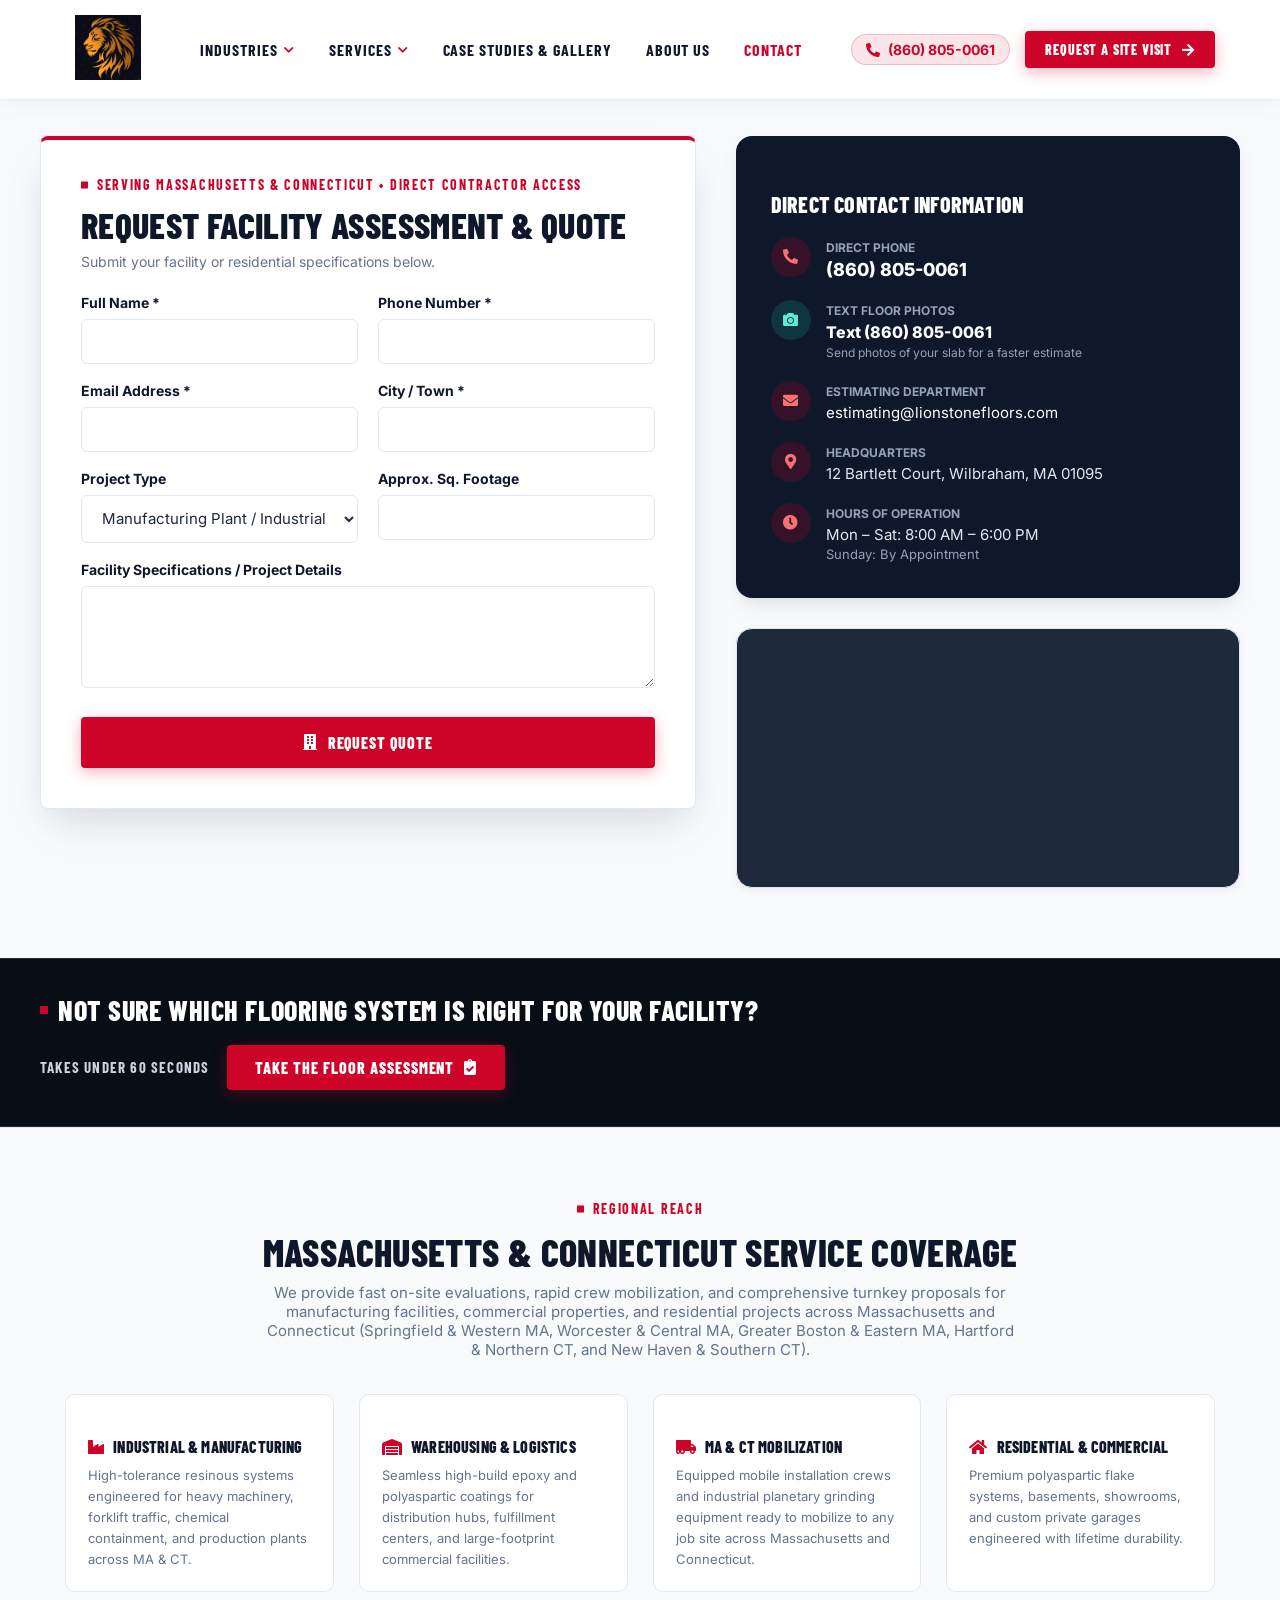
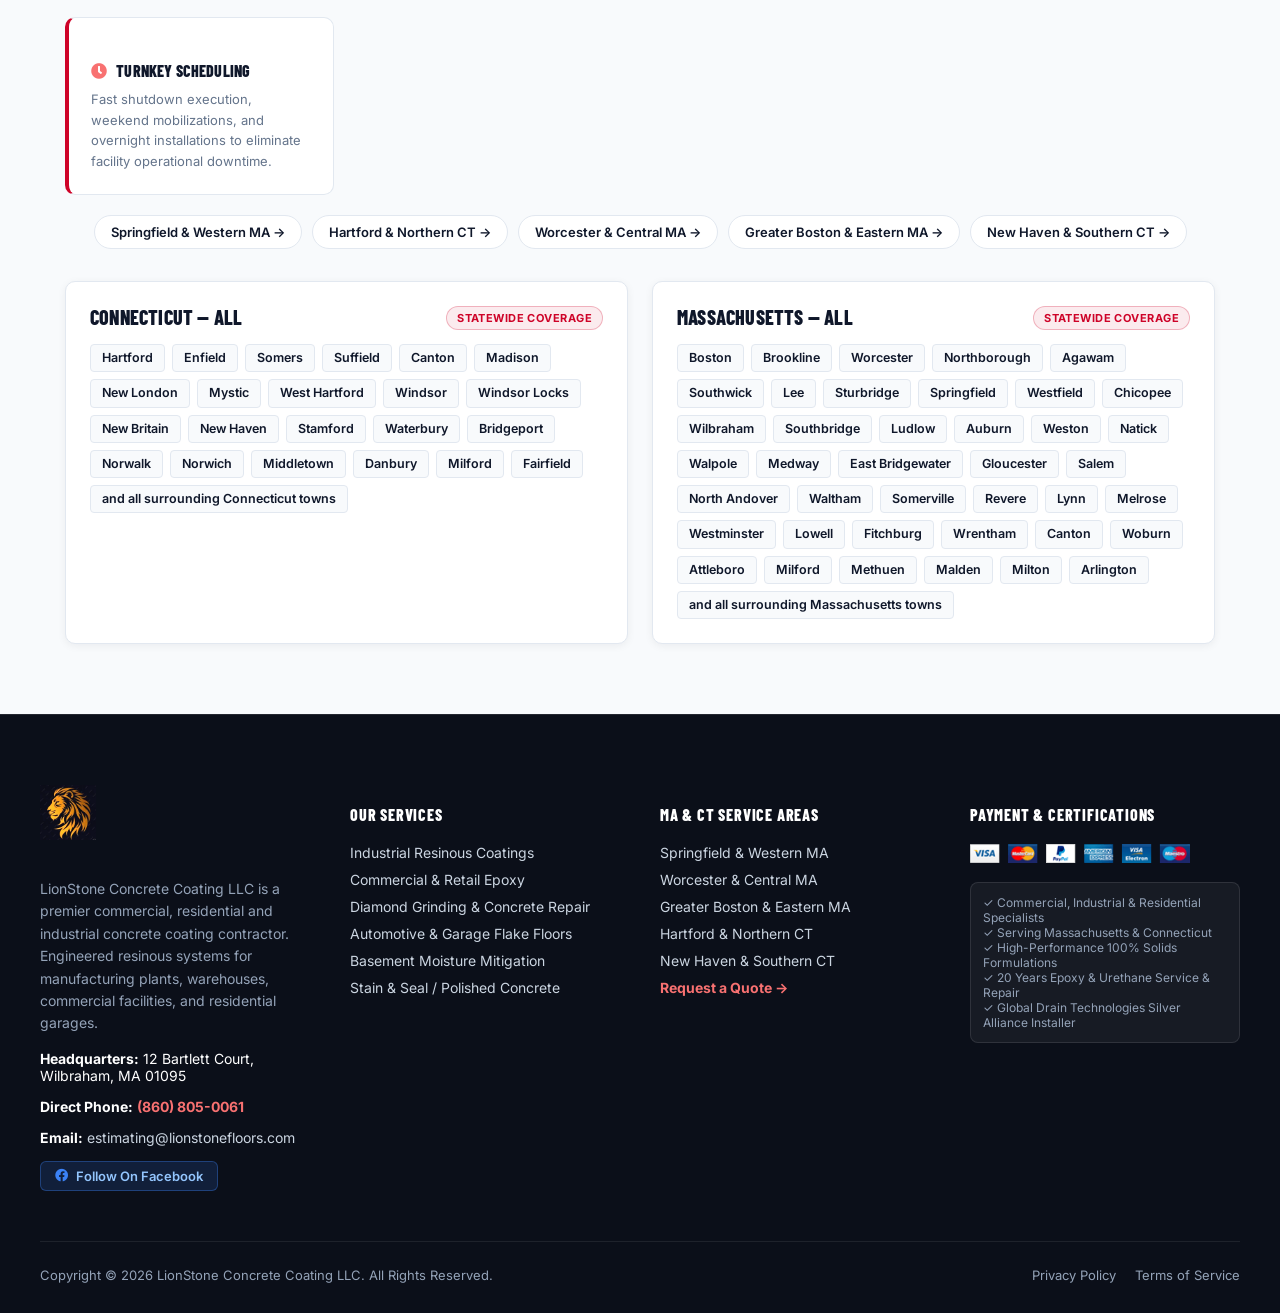
<file: contact.html>
<!DOCTYPE html>
<html lang="en-US" prefix="og: https://ogp.me/ns#">
<head>
    <meta charset="UTF-8">
    <meta name="viewport" content="width=device-width, initial-scale=1.0">
    <title>Contact Us For Quotes in MA &amp; CT | LionStone Concrete Coating LLC</title>
    <meta name="description" content="Contact LionStone Floors for commercial, industrial, and residential high-performance resinous flooring estimates across Massachusetts & Connecticut." />
    <meta name="robots" content="follow, index, max-snippet:-1, max-video-preview:-1, max-image-preview:large" />
    <link rel="canonical" href="https://lionstonefloors.com/contact.html" />
    <link rel="alternate" type="text/plain" title="LLMs Information" href="https://lionstonefloors.com/llms.txt" />
    <meta property="og:locale" content="en_US" />
    <meta property="og:type" content="article" />
    <meta property="og:title" content="Commercial, Industrial &amp; Residential Quotes in MA &amp; CT | LionStone Concrete Coating LLC" />
    <meta property="og:description" content="Request an on-site facility evaluation and itemized turnkey quote for manufacturing plants, warehouses, commercial spaces, or high-performance garages across Massachusetts & Connecticut." />
    <meta property="og:url" content="https://lionstonefloors.com/contact.html" />
    <meta property="og:image" content="https://lionstonefloors.com/assets/images/Lionstone-Concrete-Coating-Epoxy-Flooring-new-england-3.jpg" />
    <meta property="og:site_name" content="LionStone Floors" />

    <script type="application/ld+json">
{
  "@context": "https://schema.org",
  "@type": [
    "ContactPage",
    "HomeAndConstructionBusiness"
  ],
  "name": "LionStone Concrete Coating LLC",
  "alternateName": "LionStone Floors",
  "url": "https://lionstonefloors.com/contact.html",
  "description": "Request an on-site concrete floor evaluation and quote across Massachusetts and Connecticut from LionStone Concrete Coating LLC.",
  "telephone": "+1-860-805-0061",
  "email": "estimating@lionstonefloors.com",
  "address": {
    "@type": "PostalAddress",
    "streetAddress": "12 Bartlett Court",
    "addressLocality": "Wilbraham",
    "addressRegion": "MA",
    "postalCode": "01095",
    "addressCountry": "US"
  },
  "areaServed": [
    "Massachusetts",
    "Connecticut",
    "Boston, MA",
    "Brookline, MA",
    "Worcester, MA",
    "Northborough, MA",
    "Agawam, MA",
    "Southwick, MA",
    "Lee, MA",
    "Sturbridge, MA",
    "Springfield, MA",
    "Westfield, MA",
    "Chicopee, MA",
    "Wilbraham, MA",
    "Southbridge, MA",
    "Ludlow, MA",
    "Auburn, MA",
    "Weston, MA",
    "Natick, MA",
    "Walpole, MA",
    "Medway, MA",
    "East Bridgewater, MA",
    "Gloucester, MA",
    "Salem, MA",
    "North Andover, MA",
    "Waltham, MA",
    "Somerville, MA",
    "Revere, MA",
    "Lynn, MA",
    "Melrose, MA",
    "Westminster, MA",
    "Lowell, MA",
    "Fitchburg, MA",
    "Wrentham, MA",
    "Canton, MA",
    "Woburn, MA",
    "Attleboro, MA",
    "Milford, MA",
    "Methuen, MA",
    "Malden, MA",
    "Milton, MA",
    "Arlington, MA",
    "Hartford, CT",
    "Enfield, CT",
    "Somers, CT",
    "Suffield, CT",
    "Canton, CT",
    "Madison, CT",
    "New London, CT",
    "Mystic, CT",
    "West Hartford, CT",
    "Windsor, CT",
    "Windsor Locks, CT",
    "New Britain, CT",
    "New Haven, CT",
    "Stamford, CT",
    "Waterbury, CT",
    "Bridgeport, CT",
    "Norwalk, CT",
    "Norwich, CT",
    "Middletown, CT",
    "Danbury, CT",
    "Milford, CT",
    "Fairfield, CT"
  ],
  "logo": "https://lionstonefloors.com/assets/images/1776804454505_LionStone-Logo.jpg",
  "image": "https://lionstonefloors.com/assets/images/Lionstone-Concrete-Coating-Epoxy-Flooring-new-england-7.jpg",
  "sameAs": [
    "https://www.facebook.com/lionstoneconcretecoating"
  ]
}
    </script>

    <!-- Preconnect & Critical Assets -->
    <link rel="preconnect" href="https://fonts.googleapis.com" />
    <link rel="preconnect" href="https://fonts.gstatic.com" crossorigin />
    <link rel="preconnect" href="https://cdnjs.cloudflare.com" crossorigin />
    <!-- Stylesheets (render-critical customstyle.css only; fonts & icons non-blocking) -->
    <link rel="stylesheet" href="./assets/css/customstyle.css?v=10" />
    <link rel="stylesheet" href="https://fonts.googleapis.com/css2?family=Barlow+Condensed:wght@600;700;800;900&family=Inter:wght@400;500;600;700;800&display=swap" media="print" onload="this.media='all'" />
    <link rel="stylesheet" href="https://cdnjs.cloudflare.com/ajax/libs/font-awesome/5.15.4/css/all.min.css" media="print" onload="this.media='all'" />
    <noscript>
        <link rel="stylesheet" href="https://fonts.googleapis.com/css2?family=Barlow+Condensed:wght@600;700;800;900&family=Inter:wght@400;500;600;700;800&display=swap" />
        <link rel="stylesheet" href="https://cdnjs.cloudflare.com/ajax/libs/font-awesome/5.15.4/css/all.min.css" />
    </noscript>
    
    <link rel="icon" type="image/png" href="./assets/images/favicon-64.png" sizes="64x64" />

    <!-- Google tag (gtag.js) -->
    <script async src="https://www.googletagmanager.com/gtag/js?id=AW-17046742942"></script>
    <script>
      window.dataLayer = window.dataLayer || [];
      function gtag(){dataLayer.push(arguments);}
      gtag('js', new Date());

      gtag('config', 'AW-17046742942');
      gtag('config', 'G-8DGC4CBGWN');
    </script>
</head>

<body class="contact-page wrapper-custom">
<div class="website-wrapper">

    <!-- Site Header -->
    <header class="whb-header whb-header_149418 whb-sticky-real">
        <div class="whb-main-header">

            <!-- Main Header -->
            <div class="whb-row whb-general-header">
                <div class="container" style="display: flex; justify-content: space-between; align-items: center; padding: 15px 25px;">
                    <div class="site-logo">
                        <a href="./index.html">
                            <img src="./assets/images/logo-optimized.webp" alt="LionStone Concrete Coatings Logo" width="66" height="65" decoding="async" style="max-height: 65px; object-fit: contain;" />
                        </a>
                    </div>

                    <nav class="main-nav-desktop" style="display: flex; align-items: center; gap: 26px;">
                        <button type="button" class="ls-nav-link" data-ls-menu="industries">
                            Industries <i class="fas fa-chevron-down"></i>
                        </button>
                        <button type="button" class="ls-nav-link" data-ls-menu="services">
                            Services <i class="fas fa-chevron-down"></i>
                        </button>
                        <a href="./reviews.html" class="ls-nav-link">Case Studies &amp; Gallery</a>
                        <a href="./about-us.html" class="ls-nav-link">About Us</a>
                        <a href="./contact.html" class="ls-nav-link" style="color: var(--ls-accent);">Contact</a>
                    </nav>

                    <div style="display: flex; align-items: center; gap: 15px;">
                        <a href="tel:8608050061" class="header-phone-badge">
                            <i class="fas fa-phone-alt"></i> (860) 805-0061
                        </a>
                        <a href="./contact.html" class="btn-ls-primary" style="padding: 10px 20px !important; font-size: 14px !important;">
                            Request a Site Visit <i class="fas fa-arrow-right"></i>
                        </a>
                    </div>
                </div>

                <!-- Mega Menu: Industries -->
                <div class="ls-mega-menu" data-ls-menu-panel="industries">
                    <div class="ls-mega-header">
                        <h6><span class="ls-eyebrow ls-eyebrow-light" style="margin: 0;">SERVING MASSACHUSETTS &amp; CONNECTICUT COMMERCIAL &amp; RESIDENTIAL</span></h6>
                        <button type="button" class="ls-mega-close" data-ls-close-menu aria-label="Close Menu"><i class="fas fa-times"></i></button>
                    </div>
                    <div class="ls-mega-grid">
                        <div class="ls-mega-col">
                            <h5>Heavy Industrial &amp; Production</h5>
                            <ul class="ls-mega-list">
                                <li><a href="./services.html#industrial-flooring">Industrial &amp; Manufacturing Plants</a></li>
                                <li><a href="./services.html#industrial-flooring">Warehousing &amp; Logistics Hubs</a></li>
                                <li><a href="./services.html#industrial-flooring">Packaging &amp; Distribution Centers</a></li>
                                <li><a href="./services.html#industrial-flooring">Machine Shops &amp; Assembly Lines</a></li>
                            </ul>
                        </div>
                        <div class="ls-mega-col">
                            <h5>Hygienic, Lab &amp; Food Processing</h5>
                            <ul class="ls-mega-list">
                                <li><a href="./services.html#commercial-specialty">Food &amp; Beverage Processing (USDA)</a></li>
                                <li><a href="./services.html#commercial-specialty">Pharmaceutical &amp; Biotech Labs</a></li>
                                <li><a href="./services.html#commercial-specialty">Cleanrooms &amp; Semiconductor Spaces</a></li>
                                <li><a href="./services.html#commercial-specialty">Commercial Kitchens &amp; Breweries</a></li>
                            </ul>
                        </div>
                        <div class="ls-mega-col">
                            <h5>Commercial &amp; Institutional</h5>
                            <ul class="ls-mega-list">
                                <li><a href="./services.html#commercial-retail">Multi-Story Stair Towers &amp; Ramps</a></li>
                                <li><a href="./services.html#commercial-retail">Healthcare &amp; Medical Corridors</a></li>
                                <li><a href="./services.html#commercial-retail">Retail Storefronts &amp; Showrooms</a></li>
                                <li><a href="./services.html#commercial-retail">Schools, Universities &amp; Municipal</a></li>
                            </ul>
                        </div>
                        <div class="ls-mega-col">
                            <h5>Automotive &amp; Specialty</h5>
                            <ul class="ls-mega-list">
                                <li><a href="./services.html#residential-garage">Automotive &amp; Fleet Service Bays</a></li>
                                <li><a href="./services.html#residential-garage">Aviation &amp; Aerospace Hangars</a></li>
                                <li><a href="./services.html#residential-garage">Residential Garages &amp; Workshops</a></li>
                                <li><a href="./services.html#concrete-coatings">Basement Moisture Mitigation</a></li>
                            </ul>
                        </div>
                    </div>
                </div>

                <!-- Mega Menu: Services -->
                <div class="ls-mega-menu" data-ls-menu-panel="services">
                    <div class="ls-mega-header">
                        <h6><span class="ls-eyebrow ls-eyebrow-light" style="margin: 0;">Engineered Seamless Flooring Systems</span></h6>
                        <button type="button" class="ls-mega-close" data-ls-close-menu aria-label="Close Menu"><i class="fas fa-times"></i></button>
                    </div>
                    <div class="ls-mega-grid">
                        <div class="ls-mega-col">
                            <h5>Resinous &amp; Industrial Systems</h5>
                            <ul class="ls-mega-list">
                                <li><a href="./services.html#industrial-flooring">100% Solids Epoxy Flooring</a></li>
                                <li><a href="./services.html#system-spec-finder">Urethane Cement (Thermal Shock)</a></li>
                                <li><a href="./services.html#system-spec-finder">Novolac Chemical-Resistant Epoxy</a></li>
                                <li><a href="./services.html#residential-garage">Polyaspartic &amp; Rapid-Cure Coatings</a></li>
                            </ul>
                        </div>
                        <div class="ls-mega-col">
                            <h5>Concrete Prep &amp; Restoration</h5>
                            <ul class="ls-mega-list">
                                <li><a href="./services.html#stain-seal-concrete">Planetary Diamond Grinding (CSP 2–5)</a></li>
                                <li><a href="./services.html#concrete-coatings">Moisture Vapor Mitigation Barriers</a></li>
                                <li><a href="./services.html#stain-seal-concrete">Spall, Trench &amp; Joint Remediation</a></li>
                                <li><a href="./services.html#slot-drains">Slot Drains &amp; Trench Drains (GDT Silver Alliance)</a></li>
                                <li><a href="./services.html#stain-seal-concrete">Polished, Stained &amp; Densified Concrete</a></li>
                            </ul>
                        </div>
                        <div class="ls-mega-col">
                            <h5>Safety &amp; Architectural</h5>
                            <ul class="ls-mega-list">
                                <li><a href="./services.html#commercial-retail">High-Traction Quartz Broadcast</a></li>
                                <li><a href="./services.html#industrial-flooring">OSHA Safety Walkways &amp; Line Striping</a></li>
                                <li><a href="./services.html#commercial-specialty">Integral Sanitary Cove Base Systems</a></li>
                                <li><a href="./services.html#commercial-retail">Designer Metallic &amp; Flake Finishes</a></li>
                            </ul>
                        </div>
                        <div class="ls-mega-col">
                            <h5>Interactive Engineering Tools</h5>
                            <ul class="ls-mega-list">
                                <li><a href="./services.html#system-spec-finder">Interactive System Spec Finder</a></li>
                                <li><a href="#" data-open-floor-quiz>60-Second Floor Assessment Quiz</a></li>
                                <li><a href="./services.html#lionstone-swatch-container">Color Flake &amp; Finish Visualizer</a></li>
                                <li><a href="./contact.html">Request On-Site Facility Evaluation</a></li>
                            </ul>
                        </div>
                    </div>
                </div>
            </div>
        </div>
    </header>

    <!-- Hero Section -->
    <!-- Main Contact & Booking Grid (placed first so the form is visible without scrolling) -->
    <section id="quote-form" class="ls-contact-top-section" style="padding: 36px 20px 70px 20px; background: var(--ls-bg-light);">
        <div class="container ls-contact-grid" style="max-width: 1200px; margin: 0 auto; display: grid; grid-template-columns: 1.3fr 1fr; gap: 40px; align-items: start;">
            <!-- Form Column -->
            <div style="background: #FFFFFF; padding: 34px 40px 40px 40px; border-radius: 8px; box-shadow: var(--ls-shadow-lg); border: 1px solid var(--ls-border); border-top: 4px solid var(--ls-accent);">
                <div id="form-success-banner" style="display: none; margin-bottom: 25px; padding: 18px; background-color: #DCFCE7; border: 1px solid #86EFAC; border-radius: 8px; color: #166534; font-size: 15px;">
                    <strong>Thank you!</strong> Your request has been successfully submitted. A project specialist will call you shortly.
                </div>

                <span class="ls-eyebrow">Serving Massachusetts &amp; Connecticut • Direct Contractor Access</span>
                <h1 style="font-size: 36px; color: var(--ls-primary); margin: 4px 0 8px 0;">Request Facility Assessment &amp; Quote</h1>
                <p style="color: var(--ls-text-muted); font-size: 14px; margin: 0 0 24px 0;">
                    Submit your facility or residential specifications below.
                </p>

                <form action="https://api.web3forms.com/submit" method="POST" class="native-estimate-form">
                    <input type="hidden" name="access_key" value="b1cdf58f-0e10-461e-81ea-d7477937009e" />
                    <input type="hidden" name="subject" value="New Estimate Request | LionStone Floors" />
                    <input type="hidden" name="from_name" value="LionStone Website Lead Engine" />
                    <input type="hidden" name="redirect" value="https://lionstonefloors.com/calendar/" />
                    <input type="hidden" name="source" value="Contact Page Quote Form" />
                    <input type="checkbox" name="botcheck" class="hidden" style="display: none;" />

                    <div style="display: grid; grid-template-columns: 1fr 1fr; gap: 20px; margin-bottom: 18px;">
                        <div>
                            <label for="form-name-input" style="display: block; font-size: 14px; font-weight: 700; color: var(--ls-primary); margin-bottom: 8px;">Full Name *</label>
                            <input type="text" id="form-name-input" name="name" required placeholder="" style="width: 100%; padding: 12px 16px; border: 1px solid var(--ls-border); border-radius: 6px; font-size: 15px; box-sizing: border-box;" />
                        </div>
                        <div>
                            <label for="form-phone-input" style="display: block; font-size: 14px; font-weight: 700; color: var(--ls-primary); margin-bottom: 8px;">Phone Number *</label>
                            <input type="tel" id="form-phone-input" name="phone" required placeholder="" style="width: 100%; padding: 12px 16px; border: 1px solid var(--ls-border); border-radius: 6px; font-size: 15px; box-sizing: border-box;" />
                        </div>
                    </div>

                    <div style="display: grid; grid-template-columns: 1fr 1fr; gap: 20px; margin-bottom: 18px;">
                        <div>
                            <label for="form-email-input" style="display: block; font-size: 14px; font-weight: 700; color: var(--ls-primary); margin-bottom: 8px;">Email Address *</label>
                            <input type="email" id="form-email-input" name="email" required placeholder="" style="width: 100%; padding: 12px 16px; border: 1px solid var(--ls-border); border-radius: 6px; font-size: 15px; box-sizing: border-box;" />
                        </div>
                        <div>
                            <label for="form-city-input" style="display: block; font-size: 14px; font-weight: 700; color: var(--ls-primary); margin-bottom: 8px;">City / Town *</label>
                            <input type="text" id="form-city-input" name="city" required placeholder="" style="width: 100%; padding: 12px 16px; border: 1px solid var(--ls-border); border-radius: 6px; font-size: 15px; box-sizing: border-box;" />
                        </div>
                    </div>

                    <div style="display: grid; grid-template-columns: 1fr 1fr; gap: 20px; margin-bottom: 18px;">
                        <div>
                            <label for="form-project-type" style="display: block; font-size: 14px; font-weight: 700; color: var(--ls-primary); margin-bottom: 8px;">Project Type</label>
                            <select id="form-project-type" name="project_type" class="project-type-select" style="width: 100%; padding: 12px 16px; border: 1px solid var(--ls-border); border-radius: 6px; font-size: 15px; box-sizing: border-box;">
                                <option value="Manufacturing Facility" selected>Manufacturing Plant / Industrial Facility</option>
                                <option value="Warehouse / Logistics">Warehouse & Logistics Center</option>
                                <option value="Commercial Facility">Commercial Showroom / Retail Space</option>
                                <option value="Food & Beverage / Cleanroom">Sanitary / Cleanroom / Food Prep</option>
                                <option value="Slot Drain & Trench Drain Installation">Slot Drain &amp; Trench Drain Installation (Global Drain Tech)</option>
                                <option value="Stairwell / Walkway Safety">Commercial Stair Tower / Walkway</option>
                                <option value="Concrete Repair / Grinding">Planetary Grinding & Slab Repair</option>
                                <option value="Automotive / Fleet Bays">Automotive / Fleet Bay / Workshop</option>
                                <option value="Garage Flake Floor">Residential Garage Coating</option>
                                <option value="Basement Floor">Basement Moisture Mitigation</option>
                                <option value="Other">Other (Please Specify)</option>
                            </select>
                            <div class="project-type-other-wrapper" style="display: none; margin-top: 10px;">
                                <input type="text" name="project_type_custom" class="form-project-type-other" placeholder="" style="width: 100%; padding: 10px 14px; border: 1px solid var(--ls-accent); border-radius: 6px; font-size: 14px; box-sizing: border-box; background: #FFF9F9;" />
                            </div>
                        </div>
                        <div>
                            <label for="form-sqft-est" style="display: block; font-size: 14px; font-weight: 700; color: var(--ls-primary); margin-bottom: 8px;">Approx. Sq. Footage</label>
                            <input type="text" id="form-sqft-est" name="sqft" placeholder="" style="width: 100%; padding: 12px 16px; border: 1px solid var(--ls-border); border-radius: 6px; font-size: 15px; box-sizing: border-box;" />
                        </div>
                    </div>

                    <div style="margin-bottom: 25px;">
                        <label for="form-message-input" style="display: block; font-size: 14px; font-weight: 700; color: var(--ls-primary); margin-bottom: 8px;">Facility Specifications / Project Details</label>
                        <textarea id="form-message-input" name="message" rows="4" placeholder="" style="width: 100%; padding: 12px 16px; border: 1px solid var(--ls-border); border-radius: 6px; font-size: 15px; resize: vertical; box-sizing: border-box;"></textarea>
                    </div>

                    <button type="submit" class="btn-ls-primary" style="width: 100%; justify-content: center; font-size: 16px !important; padding: 16px !important;">
                        <i class="fas fa-building"></i> Request Quote
                    </button>
                </form>
            </div>

            <!-- Contact Info Column -->
            <div>
                <div style="background: var(--ls-primary); color: #FFFFFF; padding: 35px; border-radius: 16px; box-shadow: var(--ls-shadow-md); margin-bottom: 30px;">
                    <h3 style="color: #FFFFFF; font-size: 22px; margin-bottom: 20px;">Direct Contact Information</h3>
                    
                    <div style="display: flex; flex-direction: column; gap: 20px; font-size: 15px;">
                        <div style="display: flex; gap: 15px; align-items: flex-start;">
                            <div style="width: 40px; height: 40px; border-radius: 50%; background: rgba(206, 3, 40, 0.2); color: #F87171; display: flex; align-items: center; justify-content: center; flex-shrink: 0;">
                                <i class="fas fa-phone-alt"></i>
                            </div>
                            <div>
                                <span style="font-size: 12px; color: #94A3B8; text-transform: uppercase; font-weight: 700;">Direct Phone</span>
                                <p style="margin: 3px 0 0 0; font-size: 18px; font-weight: 800;"><a href="tel:8608050061" style="color: #FFFFFF; text-decoration: none;">(860) 805-0061</a></p>
                            </div>
                        </div>

                        <div style="display: flex; gap: 15px; align-items: flex-start;">
                            <div style="width: 40px; height: 40px; border-radius: 50%; background: rgba(13, 148, 136, 0.24); color: #5EEAD4; display: flex; align-items: center; justify-content: center; flex-shrink: 0;">
                                <i class="fas fa-camera"></i>
                            </div>
                            <div>
                                <span style="font-size: 12px; color: #94A3B8; text-transform: uppercase; font-weight: 700;">Text Floor Photos</span>
                                <p style="margin: 3px 0 0 0; font-size: 16px; font-weight: 800;"><a href="sms:8608050061" style="color: #FFFFFF; text-decoration: none;">Text (860) 805-0061</a></p>
                                <span style="font-size: 12px; color: #94A3B8;">Send photos of your slab for a faster estimate</span>
                            </div>
                        </div>

                        <div style="display: flex; gap: 15px; align-items: flex-start;">
                            <div style="width: 40px; height: 40px; border-radius: 50%; background: rgba(206, 3, 40, 0.2); color: #F87171; display: flex; align-items: center; justify-content: center; flex-shrink: 0;">
                                <i class="fas fa-envelope"></i>
                            </div>
                            <div>
                                <span style="font-size: 12px; color: #94A3B8; text-transform: uppercase; font-weight: 700;">Estimating Department</span>
                                <p style="margin: 3px 0 0 0; font-size: 15px;"><a href="mailto:estimating@lionstonefloors.com" style="color: #FFFFFF; text-decoration: none;">estimating@lionstonefloors.com</a></p>
                            </div>
                        </div>

                        <div style="display: flex; gap: 15px; align-items: flex-start;">
                            <div style="width: 40px; height: 40px; border-radius: 50%; background: rgba(206, 3, 40, 0.2); color: #F87171; display: flex; align-items: center; justify-content: center; flex-shrink: 0;">
                                <i class="fas fa-map-marker-alt"></i>
                            </div>
                            <div>
                                <span style="font-size: 12px; color: #94A3B8; text-transform: uppercase; font-weight: 700;">Headquarters</span>
                                <p style="margin: 3px 0 0 0; color: #E2E8F0;">12 Bartlett Court, Wilbraham, MA 01095</p>
                            </div>
                        </div>

                        <div style="display: flex; gap: 15px; align-items: flex-start;">
                            <div style="width: 40px; height: 40px; border-radius: 50%; background: rgba(206, 3, 40, 0.2); color: #F87171; display: flex; align-items: center; justify-content: center; flex-shrink: 0;">
                                <i class="fas fa-clock"></i>
                            </div>
                            <div>
                                <span style="font-size: 12px; color: #94A3B8; text-transform: uppercase; font-weight: 700;">Hours of Operation</span>
                                <p style="margin: 3px 0 0 0; color: #E2E8F0;">Mon – Sat: 8:00 AM – 6:00 PM<br><span style="font-size: 13px; color: #94A3B8;">Sunday: By Appointment</span></p>
                            </div>
                        </div>
                    </div>
                </div>

                <!-- Google Maps Embed -->
                <div style="border-radius: 16px; overflow: hidden; height: 260px; box-shadow: var(--ls-shadow-sm); border: 1px solid var(--ls-border); background: #1E293B;">
                    <iframe loading="lazy" src="https://maps.google.com/maps?q=12%20Bartlett%20Court%2C%20Wilbraham%20MA%2001095&t=m&z=11&output=embed&iwloc=near" title="LionStone Concrete Coatings Wilbraham MA" style="width: 100%; height: 100%; border: none; display: block;"></iframe>
                </div>
            </div>
        </div>
    </section>

    <!-- "Not Sure Which Floor Is Right For You?" Assessment Banner -->
    <section class="ls-assessment-bar">
        <div class="ls-assessment-bar-inner">
            <h3>Not Sure Which Flooring System Is Right for Your Facility?</h3>
            <div class="ls-assessment-cta-group">
                <span class="ls-time-tag">Takes Under 60 Seconds</span>
                <a href="#" data-open-floor-quiz class="btn-ls-primary">
                    Take the Floor Assessment <i class="fas fa-clipboard-check"></i>
                </a>
            </div>
        </div>
    </section>

    <!-- Massachusetts & Connecticut Service Coverage -->
    <section style="padding: 70px 20px; background: var(--ls-bg-light); border-top: 1px solid var(--ls-border);">
        <div class="container" style="max-width: 1150px; margin: 0 auto;">
            <div style="text-align: center; margin-bottom: 35px;">
                <span class="ls-eyebrow">Regional Reach</span>
                <h2 style="font-size: 38px; margin: 6px 0 10px 0;">Massachusetts &amp; Connecticut Service Coverage</h2>
                <p style="color: var(--ls-text-muted); font-size: 15px; max-width: 750px; margin: 0 auto 15px auto;">
                    We provide fast on-site evaluations, rapid crew mobilization, and comprehensive turnkey proposals for manufacturing facilities, commercial properties, and residential projects across Massachusetts and Connecticut (Springfield &amp; Western MA, Worcester &amp; Central MA, Greater Boston &amp; Eastern MA, Hartford &amp; Northern CT, and New Haven &amp; Southern CT).
                </p>
            </div>

            <div style="display: grid; grid-template-columns: repeat(auto-fit, minmax(240px, 1fr)); gap: 25px;">
                <div style="background: #FFFFFF; padding: 22px; border-radius: 10px; border: 1px solid var(--ls-border);">
                    <h4 style="font-size: 16px; color: var(--ls-primary); margin-bottom: 10px; font-weight: 800;"><i class="fas fa-industry" style="color: var(--ls-accent); margin-right: 6px;"></i> Industrial &amp; Manufacturing</h4>
                    <p style="font-size: 13px; color: var(--ls-text-muted); line-height: 1.6; margin: 0;">
                        High-tolerance resinous systems engineered for heavy machinery, forklift traffic, chemical containment, and production plants across MA &amp; CT.
                    </p>
                </div>

                <div style="background: #FFFFFF; padding: 22px; border-radius: 10px; border: 1px solid var(--ls-border);">
                    <h4 style="font-size: 16px; color: var(--ls-primary); margin-bottom: 10px; font-weight: 800;"><i class="fas fa-warehouse" style="color: var(--ls-accent); margin-right: 6px;"></i> Warehousing &amp; Logistics</h4>
                    <p style="font-size: 13px; color: var(--ls-text-muted); line-height: 1.6; margin: 0;">
                        Seamless high-build epoxy and polyaspartic coatings for distribution hubs, fulfillment centers, and large-footprint commercial facilities.
                    </p>
                </div>

                <div style="background: #FFFFFF; padding: 22px; border-radius: 10px; border: 1px solid var(--ls-border);">
                    <h4 style="font-size: 16px; color: var(--ls-primary); margin-bottom: 10px; font-weight: 800;"><i class="fas fa-truck-moving" style="color: var(--ls-accent); margin-right: 6px;"></i> MA &amp; CT Mobilization</h4>
                    <p style="font-size: 13px; color: var(--ls-text-muted); line-height: 1.6; margin: 0;">
                        Equipped mobile installation crews and industrial planetary grinding equipment ready to mobilize to any job site across Massachusetts and Connecticut.
                    </p>
                </div>

                <div style="background: #FFFFFF; padding: 22px; border-radius: 10px; border: 1px solid var(--ls-border);">
                    <h4 style="font-size: 16px; color: var(--ls-primary); margin-bottom: 10px; font-weight: 800;"><i class="fas fa-home" style="color: var(--ls-accent); margin-right: 6px;"></i> Residential & Commercial</h4>
                    <p style="font-size: 13px; color: var(--ls-text-muted); line-height: 1.6; margin: 0;">
                        Premium polyaspartic flake systems, basements, showrooms, and custom private garages engineered with lifetime durability.
                    </p>
                </div>

                <div style="background: #FFFFFF; padding: 22px; border-radius: 10px; border: 1px solid var(--ls-border); border-left: 4px solid var(--ls-accent);">
                    <h4 style="font-size: 16px; color: var(--ls-primary); margin-bottom: 10px; font-weight: 800;"><i class="fas fa-clock" style="color: #F87171; margin-right: 6px;"></i> Turnkey Scheduling</h4>
                    <p style="font-size: 13px; color: var(--ls-text-muted); line-height: 1.6; margin: 0;">
                        Fast shutdown execution, weekend mobilizations, and overnight installations to eliminate facility operational downtime.
                    </p>
                </div>
            </div>

            <div class="service-area-badge-grid" style="justify-content: center; margin-bottom: 32px;">
                <a href="./western-ma-concrete-coatings.html" class="service-area-badge">Springfield &amp; Western MA &rarr;</a>
                <a href="./hartford-ct-concrete-coatings.html" class="service-area-badge">Hartford &amp; Northern CT &rarr;</a>
                <a href="./worcester-ma-concrete-coatings.html" class="service-area-badge">Worcester &amp; Central MA &rarr;</a>
                <a href="./boston-ma-concrete-coatings.html" class="service-area-badge">Greater Boston &amp; Eastern MA &rarr;</a>
                <a href="./new-haven-ct-concrete-coatings.html" class="service-area-badge">New Haven &amp; Southern CT &rarr;</a>
            </div>

            <div class="ls-state-coverage-grid">
                <div class="ls-state-card-light">
                    <div class="ls-state-card-header">
                        <h3>Connecticut &mdash; All</h3>
                        <span class="ls-state-pill">Statewide Coverage</span>
                    </div>
                    <div class="ls-city-chip-list">
                        <span class="ls-city-chip-light">Hartford</span>
                        <span class="ls-city-chip-light">Enfield</span>
                        <span class="ls-city-chip-light">Somers</span>
                        <span class="ls-city-chip-light">Suffield</span>
                        <span class="ls-city-chip-light">Canton</span>
                        <span class="ls-city-chip-light">Madison</span>
                        <span class="ls-city-chip-light">New London</span>
                        <span class="ls-city-chip-light">Mystic</span>
                        <span class="ls-city-chip-light">West Hartford</span>
                        <span class="ls-city-chip-light">Windsor</span>
                        <span class="ls-city-chip-light">Windsor Locks</span>
                        <span class="ls-city-chip-light">New Britain</span>
                        <span class="ls-city-chip-light">New Haven</span>
                        <span class="ls-city-chip-light">Stamford</span>
                        <span class="ls-city-chip-light">Waterbury</span>
                        <span class="ls-city-chip-light">Bridgeport</span>
                        <span class="ls-city-chip-light">Norwalk</span>
                        <span class="ls-city-chip-light">Norwich</span>
                        <span class="ls-city-chip-light">Middletown</span>
                        <span class="ls-city-chip-light">Danbury</span>
                        <span class="ls-city-chip-light">Milford</span>
                        <span class="ls-city-chip-light">Fairfield</span>
                        <span class="ls-city-chip-light">and all surrounding Connecticut towns</span>
                    </div>
                </div>
                <div class="ls-state-card-light">
                    <div class="ls-state-card-header">
                        <h3>Massachusetts &mdash; All</h3>
                        <span class="ls-state-pill">Statewide Coverage</span>
                    </div>
                    <div class="ls-city-chip-list">
                        <span class="ls-city-chip-light">Boston</span>
                        <span class="ls-city-chip-light">Brookline</span>
                        <span class="ls-city-chip-light">Worcester</span>
                        <span class="ls-city-chip-light">Northborough</span>
                        <span class="ls-city-chip-light">Agawam</span>
                        <span class="ls-city-chip-light">Southwick</span>
                        <span class="ls-city-chip-light">Lee</span>
                        <span class="ls-city-chip-light">Sturbridge</span>
                        <span class="ls-city-chip-light">Springfield</span>
                        <span class="ls-city-chip-light">Westfield</span>
                        <span class="ls-city-chip-light">Chicopee</span>
                        <span class="ls-city-chip-light">Wilbraham</span>
                        <span class="ls-city-chip-light">Southbridge</span>
                        <span class="ls-city-chip-light">Ludlow</span>
                        <span class="ls-city-chip-light">Auburn</span>
                        <span class="ls-city-chip-light">Weston</span>
                        <span class="ls-city-chip-light">Natick</span>
                        <span class="ls-city-chip-light">Walpole</span>
                        <span class="ls-city-chip-light">Medway</span>
                        <span class="ls-city-chip-light">East Bridgewater</span>
                        <span class="ls-city-chip-light">Gloucester</span>
                        <span class="ls-city-chip-light">Salem</span>
                        <span class="ls-city-chip-light">North Andover</span>
                        <span class="ls-city-chip-light">Waltham</span>
                        <span class="ls-city-chip-light">Somerville</span>
                        <span class="ls-city-chip-light">Revere</span>
                        <span class="ls-city-chip-light">Lynn</span>
                        <span class="ls-city-chip-light">Melrose</span>
                        <span class="ls-city-chip-light">Westminster</span>
                        <span class="ls-city-chip-light">Lowell</span>
                        <span class="ls-city-chip-light">Fitchburg</span>
                        <span class="ls-city-chip-light">Wrentham</span>
                        <span class="ls-city-chip-light">Canton</span>
                        <span class="ls-city-chip-light">Woburn</span>
                        <span class="ls-city-chip-light">Attleboro</span>
                        <span class="ls-city-chip-light">Milford</span>
                        <span class="ls-city-chip-light">Methuen</span>
                        <span class="ls-city-chip-light">Malden</span>
                        <span class="ls-city-chip-light">Milton</span>
                        <span class="ls-city-chip-light">Arlington</span>
                        <span class="ls-city-chip-light">and all surrounding Massachusetts towns</span>
                    </div>
                </div>
            </div>
        </div>
    </section>

    <!-- Footer -->
    <footer style="background: #0B0F19; color: #94A3B8; padding: 70px 20px 30px 20px; border-top: 1px solid rgba(255, 255, 255, 0.1);">
        <div class="container" style="max-width: 1200px; margin: 0 auto; display: grid; grid-template-columns: repeat(auto-fit, minmax(240px, 1fr)); gap: 40px; margin-bottom: 50px;">
            <div>
                <img src="./assets/images/logo-optimized.webp" alt="LionStone Concrete Coatings" width="56" height="55" loading="lazy" decoding="async" style="max-height: 55px; margin-bottom: 20px; filter: brightness(1.2);" />
                <p style="font-size: 14px; line-height: 1.6; color: #94A3B8;">
                    LionStone Concrete Coating LLC is a premier commercial, residential and industrial concrete coating contractor. Engineered resinous systems for manufacturing plants, warehouses, commercial facilities, and residential garages.
                </p>
                <div style="margin-top: 15px; color: #FFFFFF; font-size: 14px;">
                    <p><strong>Headquarters:</strong> 12 Bartlett Court, Wilbraham, MA 01095</p>
                    <p><strong>Direct Phone:</strong> <a href="tel:8608050061" style="color: #F87171; text-decoration: none; font-weight: 700;">(860) 805-0061</a></p>
                    <p><strong>Email:</strong> <a href="mailto:estimating@lionstonefloors.com" style="color: #CBD5E1; text-decoration: none;">estimating@lionstonefloors.com</a></p>
                </div>
                <div style="margin-top: 15px;">
                    <a href="https://www.facebook.com/people/LionStone-Concrete-Coatings-LLC/61576802750273/" target="_blank" rel="noopener noreferrer" style="display: inline-flex; align-items: center; gap: 8px; background: rgba(59, 130, 246, 0.15); border: 1px solid rgba(59, 130, 246, 0.35); color: #93C5FD; padding: 6px 14px; border-radius: 6px; text-decoration: none; font-size: 13px; font-weight: 600;">
                        <i class="fab fa-facebook" style="color: #3B82F6;"></i> Follow On Facebook
                    </a>
                </div>
            </div>

            <div>
                <h4 style="color: #FFFFFF; font-size: 16px; margin-bottom: 20px; text-transform: uppercase; letter-spacing: 0.05em;">Our Services</h4>
                <ul style="list-style: none; padding: 0; margin: 0; display: flex; flex-direction: column; gap: 10px; font-size: 14px;">
                    <li><a href="./services.html#industrial-flooring" style="color: #CBD5E1; text-decoration: none;">Industrial Resinous Coatings</a></li>
                    <li><a href="./services.html#commercial-retail" style="color: #CBD5E1; text-decoration: none;">Commercial & Retail Epoxy</a></li>
                    <li><a href="./services.html#demolition-prep" style="color: #CBD5E1; text-decoration: none;">Diamond Grinding & Concrete Repair</a></li>
                    <li><a href="./services.html#residential-garage" style="color: #CBD5E1; text-decoration: none;">Automotive & Garage Flake Floors</a></li>
                    <li><a href="./services.html#concrete-coatings" style="color: #CBD5E1; text-decoration: none;">Basement Moisture Mitigation</a></li>
                    <li><a href="./services.html#stain-seal-concrete" style="color: #CBD5E1; text-decoration: none;">Stain & Seal / Polished Concrete</a></li>
                </ul>
            </div>

                        <div>
                <h4 style="color: #FFFFFF; font-size: 16px; margin-bottom: 20px; text-transform: uppercase; letter-spacing: 0.05em;">MA &amp; CT Service Areas</h4>
                <ul style="list-style: none; padding: 0; margin: 0; display: flex; flex-direction: column; gap: 10px; font-size: 14px;">
                    <li><a href="./western-ma-concrete-coatings.html" style="color: #CBD5E1; text-decoration: none;">Springfield &amp; Western MA</a></li>
                    <li><a href="./worcester-ma-concrete-coatings.html" style="color: #CBD5E1; text-decoration: none;">Worcester &amp; Central MA</a></li>
                    <li><a href="./boston-ma-concrete-coatings.html" style="color: #CBD5E1; text-decoration: none;">Greater Boston &amp; Eastern MA</a></li>
                    <li><a href="./hartford-ct-concrete-coatings.html" style="color: #CBD5E1; text-decoration: none;">Hartford &amp; Northern CT</a></li>
                    <li><a href="./new-haven-ct-concrete-coatings.html" style="color: #CBD5E1; text-decoration: none;">New Haven &amp; Southern CT</a></li>
                    <li><a href="./contact.html" style="color: #F87171; text-decoration: none; font-weight: 700;">Request a Quote &rarr;</a></li>
                </ul>
            </div>

            <div>
                <h4 style="color: #FFFFFF; font-size: 16px; margin-bottom: 20px; text-transform: uppercase; letter-spacing: 0.05em;">Payment & Certifications</h4>
                <img src="./assets/images/payment-methods-accepted.png" alt="Payment Methods Accepted" loading="lazy" decoding="async" style="max-width: 220px; margin-bottom: 15px;" />
                <div style="background: rgba(255, 255, 255, 0.05); padding: 12px; border-radius: 8px; border: 1px solid rgba(255, 255, 255, 0.1); font-size: 12px; color: #94A3B8;">
                    ✓ Commercial, Industrial &amp; Residential Specialists<br />
                    ✓ Serving Massachusetts &amp; Connecticut<br />
                    ✓ High-Performance 100% Solids Formulations<br />
                    ✓ 20 Years Epoxy &amp; Urethane Service &amp; Repair<br />
                    ✓ Global Drain Technologies Silver Alliance Installer
                </div>
            </div>
        </div>

        <div class="container" style="max-width: 1200px; margin: 0 auto; border-top: 1px solid rgba(255, 255, 255, 0.08); padding-top: 25px; display: flex; justify-content: space-between; align-items: center; flex-wrap: wrap; gap: 15px; font-size: 13px;">
            <div>
                Copyright © 2026 LionStone Concrete Coating LLC. All Rights Reserved.
            </div>
            <div>
                <a href="./contact.html" style="color: #94A3B8; text-decoration: none; margin-right: 15px;">Privacy Policy</a>
                <a href="./contact.html" style="color: #94A3B8; text-decoration: none;">Terms of Service</a>
            </div>
        </div>
    </footer>

</div>

<!-- Scripts -->
<script src="./assets/js/interactive_features.js?v=5" defer></script>
<script src="./assets/js/form_handler.js?v=5" defer></script>
</body>
</html>
</file>
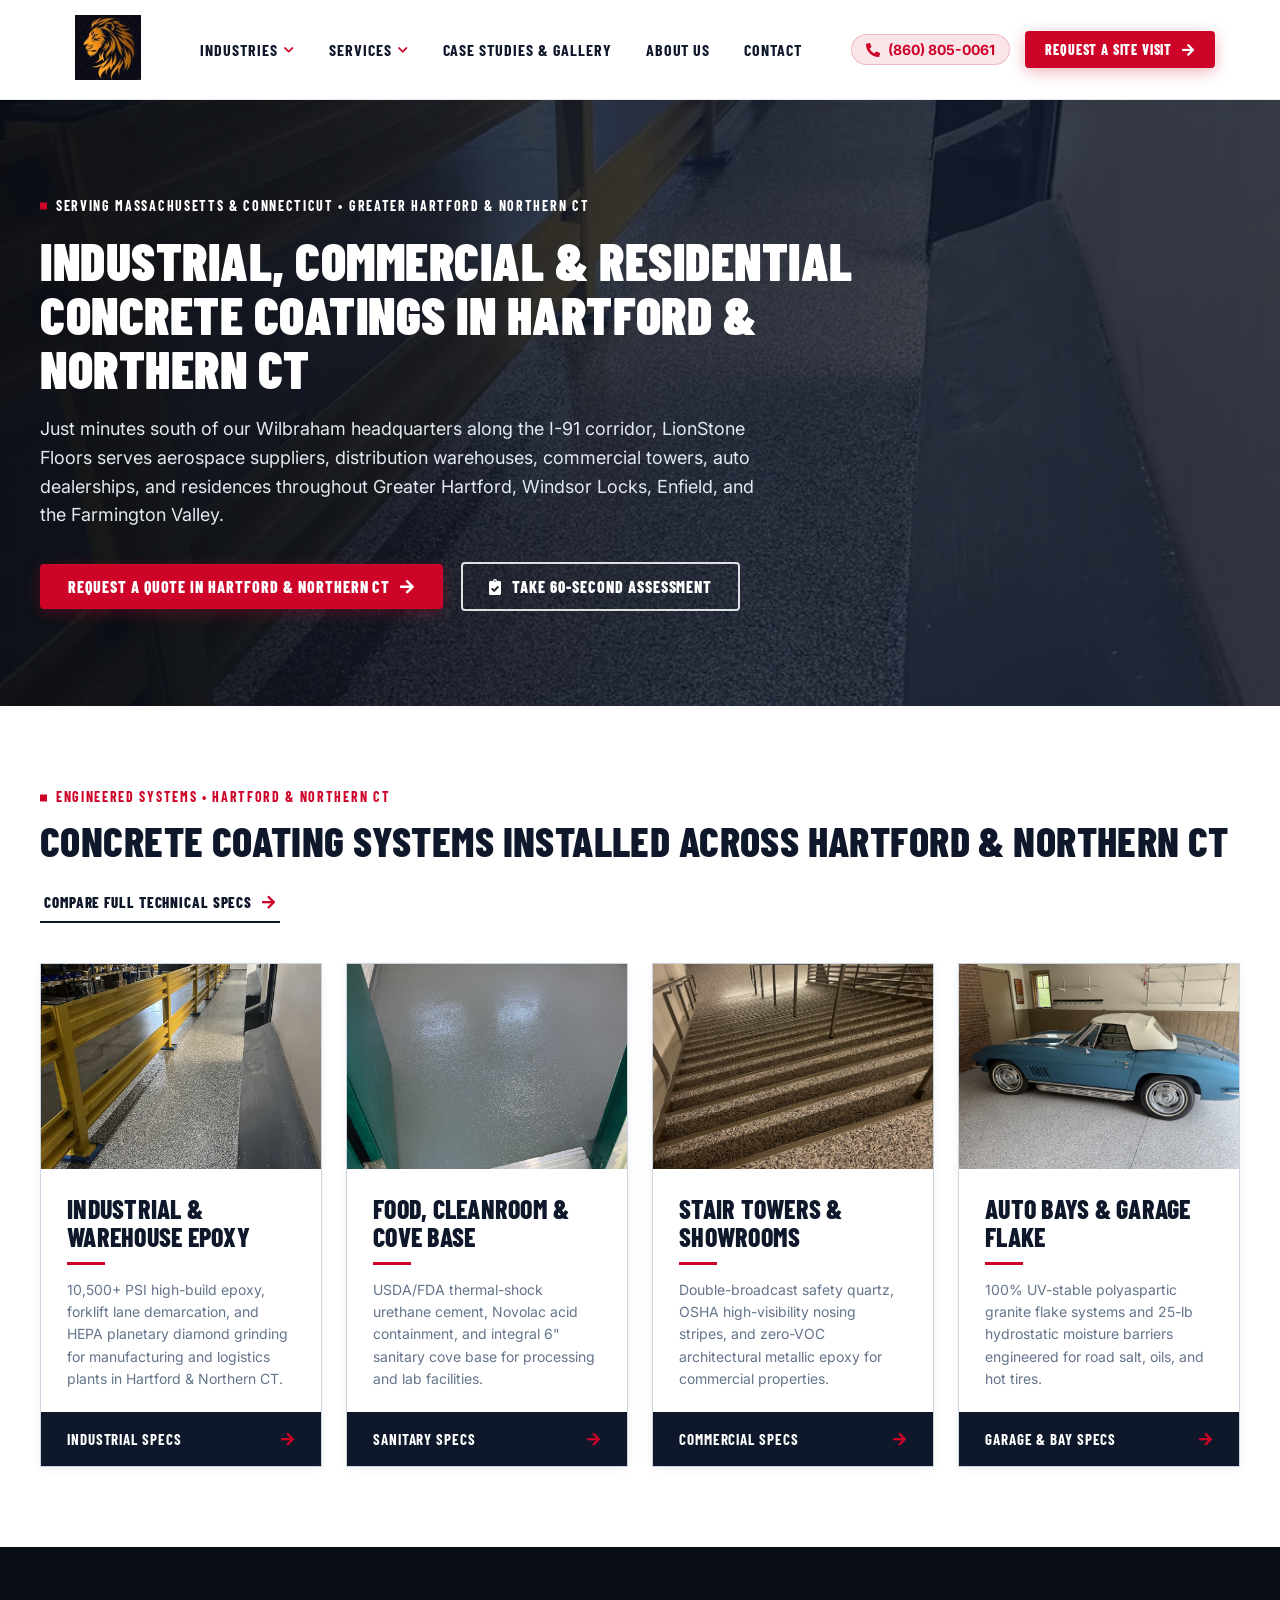
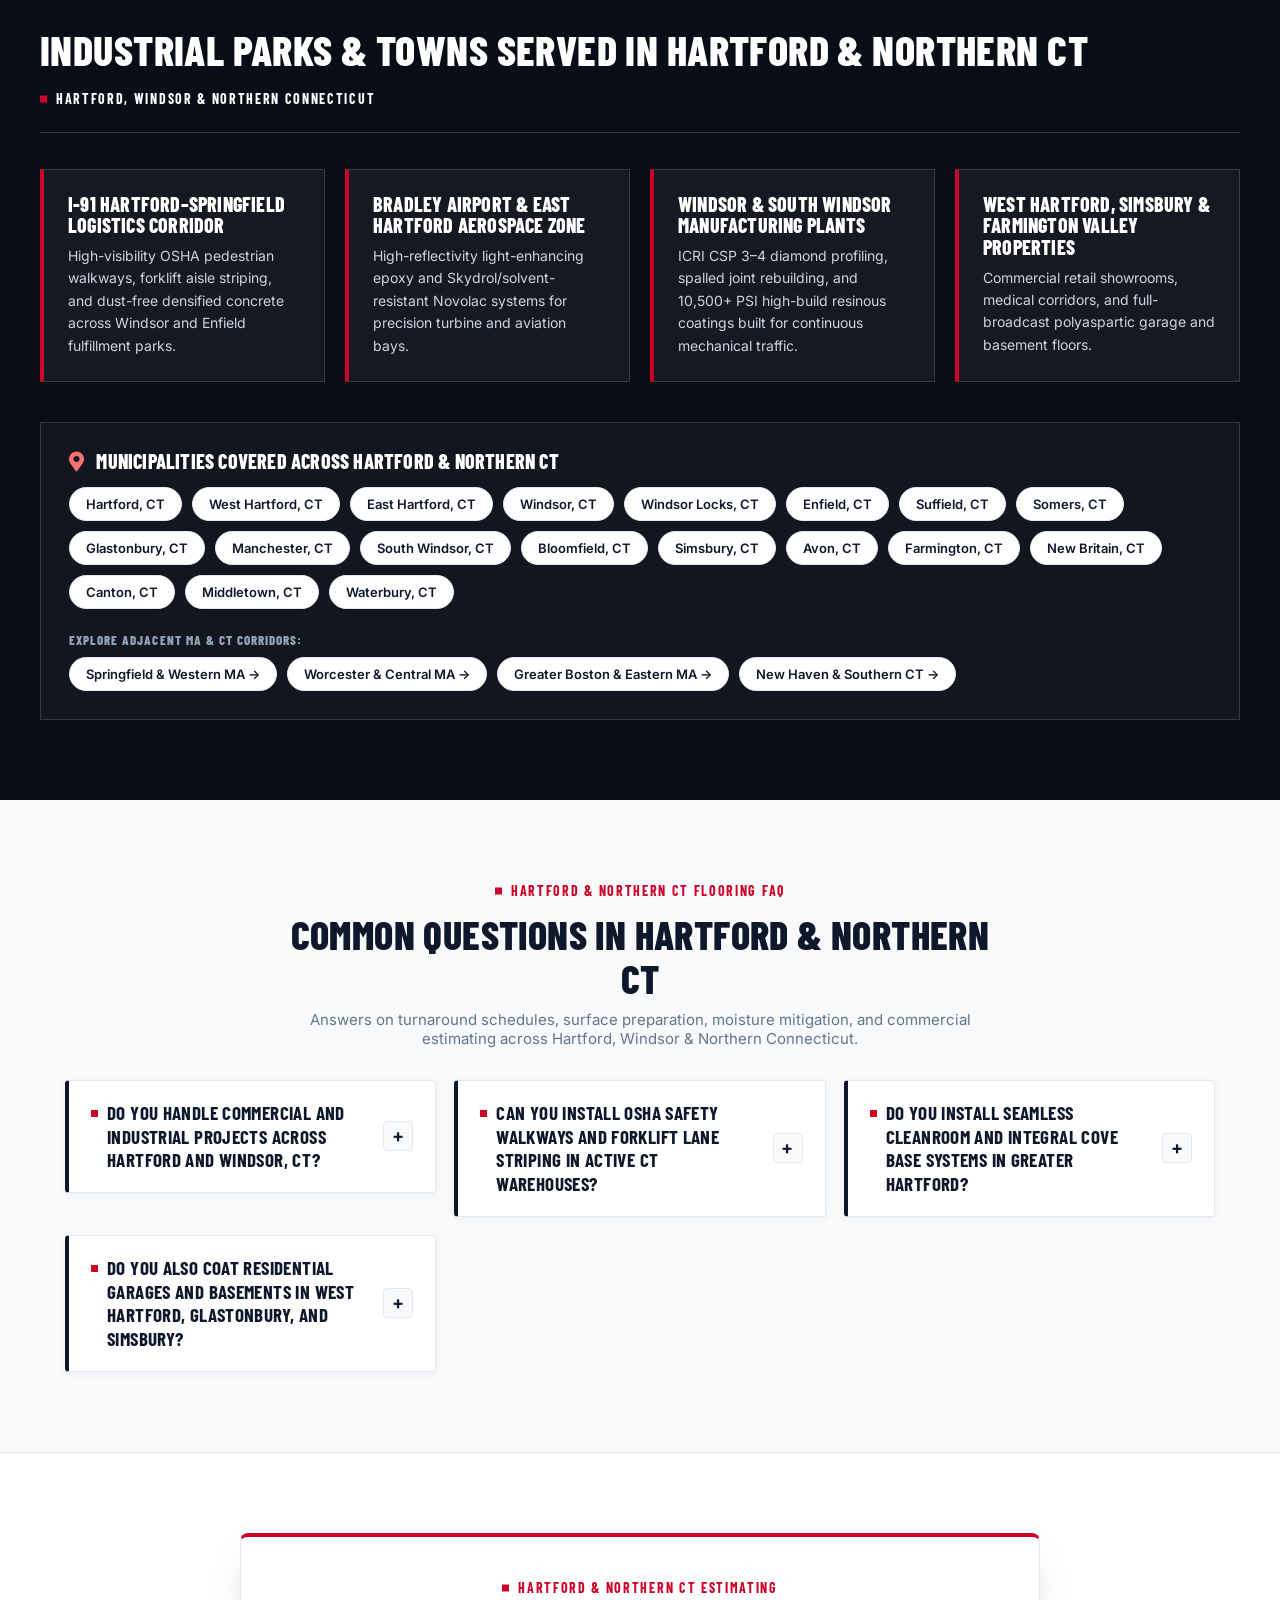
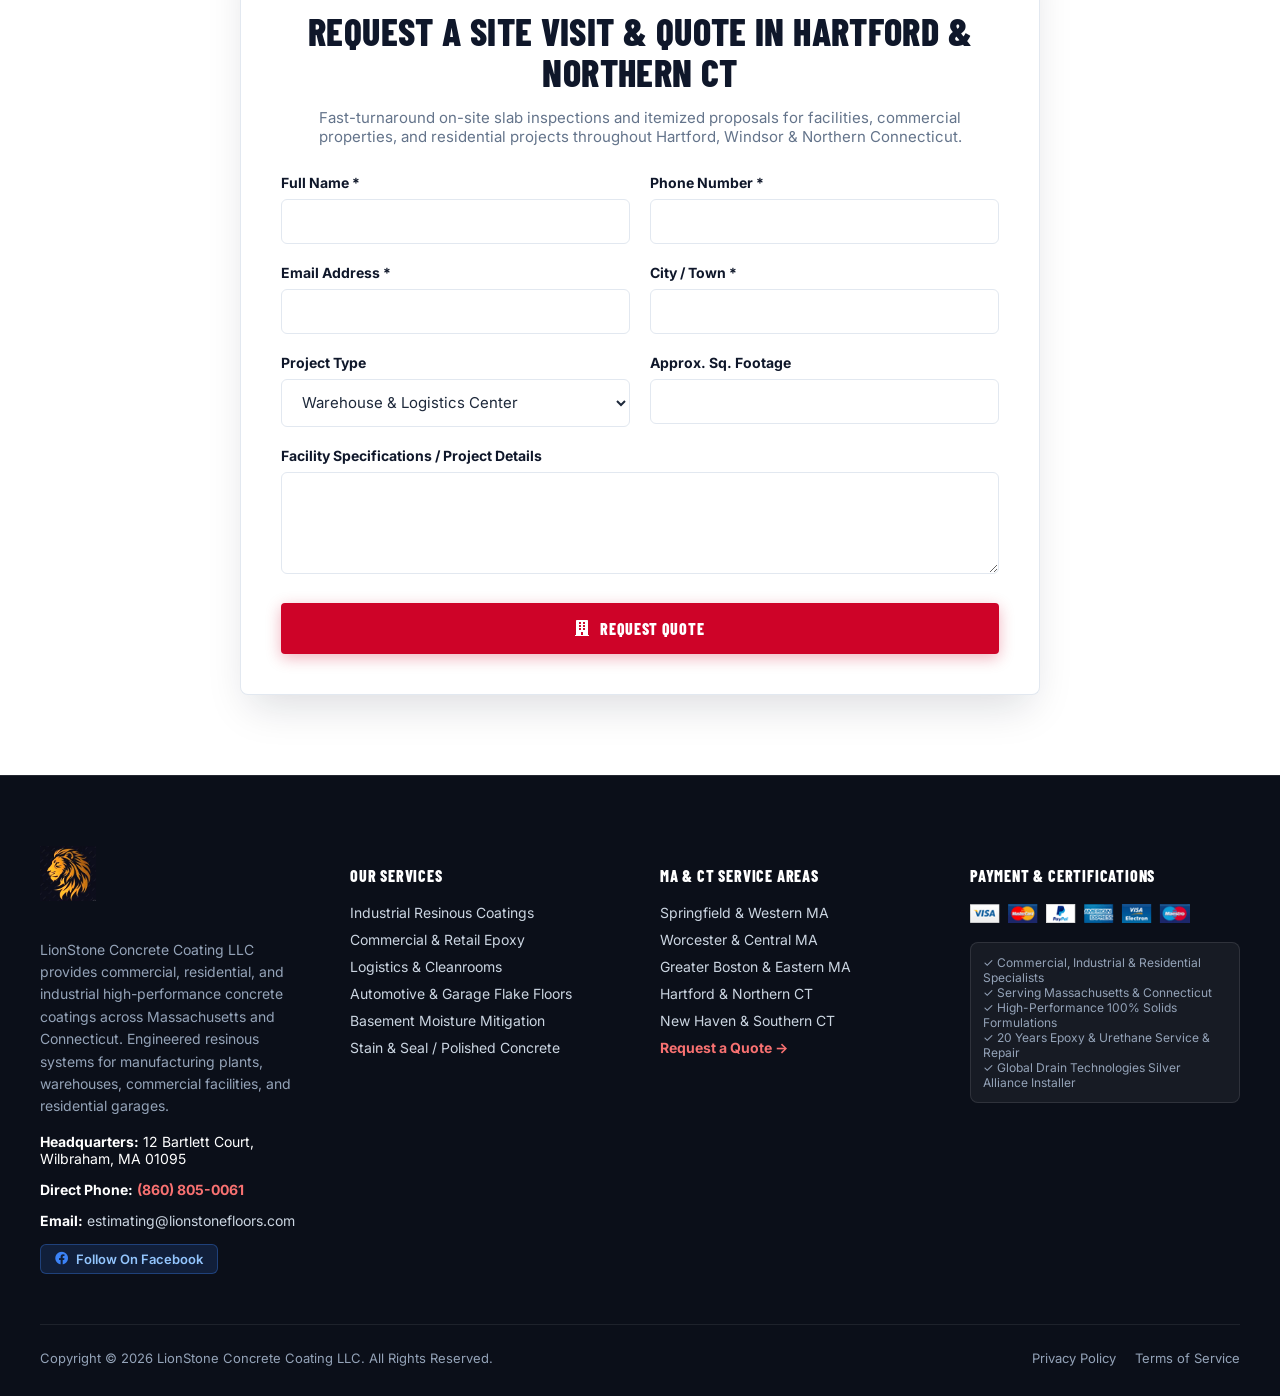
<file: hartford-ct-concrete-coatings.html>
<!DOCTYPE html>
<html lang="en-US" prefix="og: https://ogp.me/ns#">
<head>
    <meta charset="UTF-8">
    <meta name="viewport" content="width=device-width, initial-scale=1.0">
    <title>Commercial, Industrial & Residential Concrete Coatings in Hartford & Northern CT | LionStone Floors</title>
    <meta name="description" content="Industrial epoxy, cleanroom coatings, commercial stair quartz, and polyaspartic garage floors across Hartford, East Hartford, West Hartford, Windsor, Enfield, and Northern Connecticut." />
    <meta name="robots" content="follow, index, max-snippet:-1, max-video-preview:-1, max-image-preview:large" />
    <link rel="canonical" href="https://lionstonefloors.com/hartford-ct-concrete-coatings.html" />
    <link rel="alternate" type="text/plain" title="LLMs Information" href="https://lionstonefloors.com/llms.txt" />
    <meta property="og:locale" content="en_US" />
    <meta property="og:type" content="article" />
    <meta property="og:title" content="Commercial, Industrial & Residential Concrete Coatings in Hartford & Northern CT | LionStone Floors" />
    <meta property="og:description" content="Industrial epoxy, cleanroom coatings, commercial stair quartz, and polyaspartic garage floors across Hartford, East Hartford, West Hartford, Windsor, Enfield, and Northern Connecticut." />
    <meta property="og:url" content="https://lionstonefloors.com/hartford-ct-concrete-coatings.html" />
    <meta property="og:image" content="https://lionstonefloors.com/assets/images/Lionstone-Concrete-Coating-Epoxy-Flooring-new-england-3.jpg" />
    <meta property="og:site_name" content="LionStone Floors" />
    <meta name="twitter:card" content="summary_large_image" />

    <!-- Structured Data: LocalBusiness, Service & Regional FAQPage -->
    <script type="application/ld+json">
[
  {
    "@context": "https://schema.org",
    "@type": "HomeAndConstructionBusiness",
    "name": "LionStone Concrete Coating LLC",
    "alternateName": "LionStone Floors",
    "url": "https://lionstonefloors.com/hartford-ct-concrete-coatings.html",
    "logo": "https://lionstonefloors.com/assets/images/1776804454505_LionStone-Logo.jpg",
    "image": "https://lionstonefloors.com/assets/images/projects/warehouse-safety-walkway.jpg",
    "description": "Industrial epoxy, cleanroom coatings, commercial stair quartz, and polyaspartic garage floors across Hartford, East Hartford, West Hartford, Windsor, Enfield, and Northern Connecticut.",
    "telephone": "+1-860-805-0061",
    "email": "estimating@lionstonefloors.com",
    "address": {
      "@type": "PostalAddress",
      "streetAddress": "12 Bartlett Court",
      "addressLocality": "Wilbraham",
      "addressRegion": "MA",
      "postalCode": "01095",
      "addressCountry": "US"
    },
    "areaServed": [
      "Hartford, CT",
      "West Hartford, CT",
      "East Hartford, CT",
      "Windsor, CT",
      "Windsor Locks, CT",
      "Enfield, CT",
      "Suffield, CT",
      "Somers, CT",
      "Glastonbury, CT",
      "Manchester, CT",
      "South Windsor, CT",
      "Bloomfield, CT",
      "Simsbury, CT",
      "Avon, CT",
      "Farmington, CT",
      "New Britain, CT",
      "Canton, CT",
      "Middletown, CT",
      "Waterbury, CT"
    ],
    "priceRange": "$$",
    "sameAs": [
      "https://www.facebook.com/lionstoneconcretecoating"
    ]
  },
  {
    "@context": "https://schema.org",
    "@type": "Service",
    "serviceType": "Commercial, Industrial & Residential Concrete Coatings in Hartford & Northern CT",
    "provider": {
      "@type": "HomeAndConstructionBusiness",
      "name": "LionStone Concrete Coating LLC",
      "telephone": "+1-860-805-0061"
    },
    "areaServed": "Hartford, Windsor & Northern Connecticut"
  },
  {
    "@context": "https://schema.org",
    "@type": "FAQPage",
    "mainEntity": [
      {
        "@type": "Question",
        "name": "Do you handle commercial and industrial projects across Hartford and Windsor, CT?",
        "acceptedAnswer": {
          "@type": "Answer",
          "text": "Yes. Our crews mobilize daily down I-91 to Hartford, East Hartford, Windsor, Windsor Locks, South Windsor, and Enfield for manufacturing plants, logistics warehouses, aircraft hangars, and commercial renovations."
        }
      },
      {
        "@type": "Question",
        "name": "Can you install OSHA safety walkways and forklift lane striping in active CT warehouses?",
        "acceptedAnswer": {
          "@type": "Answer",
          "text": "Yes. We install phased high-build epoxy safety green/yellow walkways, high-contrast line demarcation, and high-traction aggregate finishes section by section so your distribution facility stays operational."
        }
      },
      {
        "@type": "Question",
        "name": "Do you install seamless cleanroom and integral cove base systems in Greater Hartford?",
        "acceptedAnswer": {
          "@type": "Answer",
          "text": "Yes. We trowel integral 4-inch to 6-inch sanitary radius cove base along perimeter walls and columns paired with chemical-resistant Novolac or quartz systems for pharmaceutical, medical, and lab spaces."
        }
      },
      {
        "@type": "Question",
        "name": "Do you also coat residential garages and basements in West Hartford, Glastonbury, and Simsbury?",
        "acceptedAnswer": {
          "@type": "Answer",
          "text": "Yes. We install full-refusal polyaspartic granite flake garage floors and deep-penetrating hydrostatic moisture barriers for subterranean basements throughout Hartford County and Northern Connecticut."
        }
      }
    ]
  }
]
    </script>

    <!-- Preconnect & Critical Assets -->
    <link rel="preconnect" href="https://fonts.googleapis.com" />
    <link rel="preconnect" href="https://fonts.gstatic.com" crossorigin />
    <link rel="preconnect" href="https://cdnjs.cloudflare.com" crossorigin />
    <link rel="preload" as="image" href="./assets/images/hero-warehouse-safety.webp" fetchpriority="high" />
    <!-- Stylesheets (render-critical customstyle.css only; fonts & icons non-blocking) -->
    <link rel="stylesheet" href="./assets/css/customstyle.css?v=10" />
    <link rel="stylesheet" href="https://fonts.googleapis.com/css2?family=Barlow+Condensed:wght@600;700;800;900&family=Inter:wght@400;500;600;700;800&display=swap" media="print" onload="this.media='all'" />
    <link rel="stylesheet" href="https://cdnjs.cloudflare.com/ajax/libs/font-awesome/5.15.4/css/all.min.css" media="print" onload="this.media='all'" />
    <noscript>
        <link rel="stylesheet" href="https://fonts.googleapis.com/css2?family=Barlow+Condensed:wght@600;700;800;900&family=Inter:wght@400;500;600;700;800&display=swap" />
        <link rel="stylesheet" href="https://cdnjs.cloudflare.com/ajax/libs/font-awesome/5.15.4/css/all.min.css" />
    </noscript>
    <link rel="icon" type="image/png" href="./assets/images/favicon-64.png" sizes="64x64" />

    <!-- Google tag (gtag.js) -->
    <script async src="https://www.googletagmanager.com/gtag/js?id=AW-17046742942"></script>
    <script>
      window.dataLayer = window.dataLayer || [];
      function gtag(){dataLayer.push(arguments);}
      gtag('js', new Date());
      gtag('config', 'AW-17046742942');
      gtag('config', 'G-8DGC4CBGWN');
    </script>
</head>

<body class="region-page wrapper-custom">
<div class="website-wrapper">

    <!-- Site Header -->
    <header class="whb-header whb-header_149418 whb-sticky-real">
        <div class="whb-main-header">

            <!-- Main Header -->
            <div class="whb-row whb-general-header">
                <div class="container" style="display: flex; justify-content: space-between; align-items: center; padding: 15px 25px;">
                    <div class="site-logo">
                        <a href="./index.html">
                            <img src="./assets/images/logo-optimized.webp" alt="LionStone Concrete Coatings Logo" width="66" height="65" decoding="async" style="max-height: 65px; object-fit: contain;" />
                        </a>
                    </div>

                    <nav class="main-nav-desktop" style="display: flex; align-items: center; gap: 26px;">
                        <button type="button" class="ls-nav-link" data-ls-menu="industries">
                            Industries <i class="fas fa-chevron-down"></i>
                        </button>
                        <button type="button" class="ls-nav-link" data-ls-menu="services">
                            Services <i class="fas fa-chevron-down"></i>
                        </button>
                        <a href="./reviews.html" class="ls-nav-link">Case Studies &amp; Gallery</a>
                        <a href="./about-us.html" class="ls-nav-link">About Us</a>
                        <a href="./contact.html" class="ls-nav-link">Contact</a>
                    </nav>

                    <div style="display: flex; align-items: center; gap: 15px;">
                        <a href="tel:8608050061" class="header-phone-badge">
                            <i class="fas fa-phone-alt"></i> (860) 805-0061
                        </a>
                        <a href="./contact.html" class="btn-ls-primary" style="padding: 10px 20px !important; font-size: 14px !important;">
                            Request a Site Visit <i class="fas fa-arrow-right"></i>
                        </a>
                    </div>
                </div>

                <!-- Mega Menu: Industries -->
                <div class="ls-mega-menu" data-ls-menu-panel="industries">
                    <div class="ls-mega-header">
                        <h6><span class="ls-eyebrow ls-eyebrow-light" style="margin: 0;">SERVING MASSACHUSETTS &amp; CONNECTICUT COMMERCIAL &amp; RESIDENTIAL</span></h6>
                        <button type="button" class="ls-mega-close" data-ls-close-menu aria-label="Close Menu"><i class="fas fa-times"></i></button>
                    </div>
                    <div class="ls-mega-grid">
                        <div class="ls-mega-col">
                            <h5>Heavy Industrial &amp; Production</h5>
                            <ul class="ls-mega-list">
                                <li><a href="./services.html#industrial-flooring">Industrial &amp; Manufacturing Plants</a></li>
                                <li><a href="./services.html#industrial-flooring">Warehousing &amp; Logistics Hubs</a></li>
                                <li><a href="./services.html#industrial-flooring">Packaging &amp; Distribution Centers</a></li>
                                <li><a href="./services.html#industrial-flooring">Machine Shops &amp; Assembly Lines</a></li>
                            </ul>
                        </div>
                        <div class="ls-mega-col">
                            <h5>Hygienic, Lab &amp; Food Processing</h5>
                            <ul class="ls-mega-list">
                                <li><a href="./services.html#commercial-specialty">Food &amp; Beverage Processing (USDA)</a></li>
                                <li><a href="./services.html#commercial-specialty">Pharmaceutical &amp; Biotech Labs</a></li>
                                <li><a href="./services.html#commercial-specialty">Cleanrooms &amp; Semiconductor Spaces</a></li>
                                <li><a href="./services.html#commercial-specialty">Commercial Kitchens &amp; Breweries</a></li>
                            </ul>
                        </div>
                        <div class="ls-mega-col">
                            <h5>Commercial &amp; Institutional</h5>
                            <ul class="ls-mega-list">
                                <li><a href="./services.html#commercial-retail">Multi-Story Stair Towers &amp; Ramps</a></li>
                                <li><a href="./services.html#commercial-retail">Healthcare &amp; Medical Corridors</a></li>
                                <li><a href="./services.html#commercial-retail">Retail Storefronts &amp; Showrooms</a></li>
                                <li><a href="./services.html#commercial-retail">Schools, Universities &amp; Municipal</a></li>
                            </ul>
                        </div>
                        <div class="ls-mega-col">
                            <h5>MA &amp; CT Regional Corridors</h5>
                            <ul class="ls-mega-list">
                                <li><a href="./western-ma-concrete-coatings.html">Springfield &amp; Western MA</a></li>
                                <li><a href="./worcester-ma-concrete-coatings.html">Worcester &amp; Central MA</a></li>
                                <li><a href="./boston-ma-concrete-coatings.html">Greater Boston &amp; Eastern MA</a></li>
                                <li><a href="./hartford-ct-concrete-coatings.html">Hartford &amp; Northern CT</a></li>
                                <li><a href="./new-haven-ct-concrete-coatings.html">New Haven &amp; Southern CT</a></li>
                            </ul>
                        </div>
                    </div>
                </div>

                <!-- Mega Menu: Services -->
                <div class="ls-mega-menu" data-ls-menu-panel="services">
                    <div class="ls-mega-header">
                        <h6><span class="ls-eyebrow ls-eyebrow-light" style="margin: 0;">Engineered Seamless Flooring Systems</span></h6>
                        <button type="button" class="ls-mega-close" data-ls-close-menu aria-label="Close Menu"><i class="fas fa-times"></i></button>
                    </div>
                    <div class="ls-mega-grid">
                        <div class="ls-mega-col">
                            <h5>Resinous &amp; Industrial Systems</h5>
                            <ul class="ls-mega-list">
                                <li><a href="./services.html#industrial-flooring">100% Solids Epoxy Flooring</a></li>
                                <li><a href="./services.html#system-spec-finder">Urethane Cement (Thermal Shock)</a></li>
                                <li><a href="./services.html#system-spec-finder">Novolac Chemical-Resistant Epoxy</a></li>
                                <li><a href="./services.html#residential-garage">Polyaspartic &amp; Rapid-Cure Coatings</a></li>
                            </ul>
                        </div>
                        <div class="ls-mega-col">
                            <h5>Concrete Prep &amp; Restoration</h5>
                            <ul class="ls-mega-list">
                                <li><a href="./services.html#stain-seal-concrete">Planetary Diamond Grinding (CSP 2–5)</a></li>
                                <li><a href="./services.html#concrete-coatings">Moisture Vapor Mitigation Barriers</a></li>
                                <li><a href="./services.html#stain-seal-concrete">Spall, Trench &amp; Joint Remediation</a></li>
                                <li><a href="./services.html#slot-drains">Slot Drains &amp; Trench Drains (GDT Silver Alliance)</a></li>
                                <li><a href="./services.html#stain-seal-concrete">Polished, Stained &amp; Densified Concrete</a></li>
                            </ul>
                        </div>
                        <div class="ls-mega-col">
                            <h5>Safety &amp; Architectural</h5>
                            <ul class="ls-mega-list">
                                <li><a href="./services.html#commercial-retail">High-Traction Quartz Broadcast</a></li>
                                <li><a href="./services.html#industrial-flooring">OSHA Safety Walkways &amp; Line Striping</a></li>
                                <li><a href="./services.html#commercial-specialty">Integral Sanitary Cove Base Systems</a></li>
                                <li><a href="./services.html#commercial-retail">Designer Metallic &amp; Flake Finishes</a></li>
                            </ul>
                        </div>
                        <div class="ls-mega-col">
                            <h5>Interactive Engineering Tools</h5>
                            <ul class="ls-mega-list">
                                <li><a href="./services.html#system-spec-finder">Interactive System Spec Finder</a></li>
                                <li><a href="#" data-open-floor-quiz>60-Second Floor Assessment Quiz</a></li>
                                <li><a href="./services.html#lionstone-swatch-container">Color Flake &amp; Finish Visualizer</a></li>
                                <li><a href="./contact.html">Request On-Site Facility Evaluation</a></li>
                            </ul>
                        </div>
                    </div>
                </div>
            </div>
        </div>
    </header>

    <!-- Regional Hero -->
    <section class="hero-section" style="position: relative; background: linear-gradient(90deg, rgba(9, 13, 22, 0.92) 0%, rgba(15, 23, 42, 0.80) 60%, rgba(15, 23, 42, 0.72) 100%), url('./assets/images/hero-warehouse-safety.webp') center/cover no-repeat; padding: 95px 25px; color: #ffffff;">
        <div class="container" style="max-width: 1200px; margin: 0 auto;">
            <div style="max-width: 820px;">
                <span class="ls-eyebrow ls-eyebrow-light">Serving Massachusetts &amp; Connecticut • Greater Hartford &amp; Northern CT</span>
                <h1 style="font-size: 52px; line-height: 1.04; font-weight: 900; color: #FFFFFF; margin: 10px 0 20px 0; text-transform: uppercase;">
                    Industrial, Commercial &amp; Residential Concrete Coatings in Hartford &amp; Northern CT
                </h1>
                <p style="font-size: 18px; line-height: 1.6; color: #E2E8F0; max-width: 720px; margin: 0 0 32px 0;">
                    Just minutes south of our Wilbraham headquarters along the I-91 corridor, LionStone Floors serves aerospace suppliers, distribution warehouses, commercial towers, auto dealerships, and residences throughout Greater Hartford, Windsor Locks, Enfield, and the Farmington Valley.
                </p>
                <div style="display: flex; align-items: center; gap: 18px; flex-wrap: wrap;">
                    <a href="#quote-section" class="btn-ls-primary">
                        Request a Quote in Hartford & Northern CT <i class="fas fa-arrow-right"></i>
                    </a>
                    <button type="button" class="btn-ls-secondary" data-open-floor-quiz>
                        <i class="fas fa-clipboard-check"></i> Take 60-Second Assessment
                    </button>
                </div>
            </div>
        </div>
    </section>

    <!-- Core Systems in This Region -->
    <section style="padding: 80px 20px; background: #FFFFFF;">
        <div class="container" style="max-width: 1200px; margin: 0 auto;">
            <div style="display: flex; justify-content: space-between; align-items: flex-end; flex-wrap: wrap; gap: 20px; margin-bottom: 40px;">
                <div>
                    <span class="ls-eyebrow">Engineered Systems • Hartford & Northern CT</span>
                    <h2 style="font-size: 42px; margin: 4px 0 0 0;">Concrete Coating Systems Installed Across Hartford & Northern CT</h2>
                </div>
                <a href="./services.html#system-spec-finder" class="btn-ls-underline">
                    <span>Compare Full Technical Specs</span> <i class="fas fa-arrow-right"></i>
                </a>
            </div>

            <div class="ls-arch-services-grid">
                <div class="ls-arch-service-card">
                    <div>
                        <div class="ls-arch-card-img">
                            <img src="./assets/images/projects/warehouse-safety-walkway.jpg" alt="Industrial Epoxy Flooring in Hartford & Northern CT" loading="lazy" decoding="async" />
                        </div>
                        <div class="ls-arch-card-content">
                            <h3>Industrial &amp; Warehouse Epoxy</h3>
                            <hr class="ls-accent-hr" />
                            <p>10,500+ PSI high-build epoxy, forklift lane demarcation, and HEPA planetary diamond grinding for manufacturing and logistics plants in Hartford & Northern CT.</p>
                        </div>
                    </div>
                    <a href="./services.html#industrial-flooring" class="ls-arch-card-footer">
                        <span>Industrial Specs</span> <i class="fas fa-arrow-right"></i>
                    </a>
                </div>

                <div class="ls-arch-service-card">
                    <div>
                        <div class="ls-arch-card-img">
                            <img src="./assets/images/projects/cleanroom-covebase.jpg" alt="Urethane Cement and Cleanroom Cove Base in Hartford & Northern CT" loading="lazy" decoding="async" />
                        </div>
                        <div class="ls-arch-card-content">
                            <h3>Food, Cleanroom &amp; Cove Base</h3>
                            <hr class="ls-accent-hr" />
                            <p>USDA/FDA thermal-shock urethane cement, Novolac acid containment, and integral 6&quot; sanitary cove base for processing and lab facilities.</p>
                        </div>
                    </div>
                    <a href="./services.html#commercial-specialty" class="ls-arch-card-footer">
                        <span>Sanitary Specs</span> <i class="fas fa-arrow-right"></i>
                    </a>
                </div>

                <div class="ls-arch-service-card">
                    <div>
                        <div class="ls-arch-card-img">
                            <img src="./assets/images/projects/commercial-stair-tower.jpg" alt="Commercial Stair Towers and Ramps in Hartford & Northern CT" loading="lazy" decoding="async" />
                        </div>
                        <div class="ls-arch-card-content">
                            <h3>Stair Towers &amp; Showrooms</h3>
                            <hr class="ls-accent-hr" />
                            <p>Double-broadcast safety quartz, OSHA high-visibility nosing stripes, and zero-VOC architectural metallic epoxy for commercial properties.</p>
                        </div>
                    </div>
                    <a href="./services.html#commercial-retail" class="ls-arch-card-footer">
                        <span>Commercial Specs</span> <i class="fas fa-arrow-right"></i>
                    </a>
                </div>

                <div class="ls-arch-service-card">
                    <div>
                        <div class="ls-arch-card-img">
                            <img src="./assets/images/projects/corvette-garage-showcase.jpg" alt="Automotive and Garage Polyaspartic Flooring in Hartford & Northern CT" loading="lazy" decoding="async" />
                        </div>
                        <div class="ls-arch-card-content">
                            <h3>Auto Bays &amp; Garage Flake</h3>
                            <hr class="ls-accent-hr" />
                            <p>100% UV-stable polyaspartic granite flake systems and 25-lb hydrostatic moisture barriers engineered for road salt, oils, and hot tires.</p>
                        </div>
                    </div>
                    <a href="./services.html#residential-garage" class="ls-arch-card-footer">
                        <span>Garage &amp; Bay Specs</span> <i class="fas fa-arrow-right"></i>
                    </a>
                </div>
            </div>
        </div>
    </section>

    <!-- Local Industrial Corridors & Cities Served -->
    <section class="ls-industry-section">
        <div class="container" style="max-width: 1200px; margin: 0 auto;">
            <div class="ls-industry-header-row">
                <div>
                    <h2 style="font-size: 42px; color: #FFFFFF; margin: 0;">Industrial Parks &amp; Towns Served in Hartford & Northern CT</h2>
                </div>
                <div>
                    <span class="ls-eyebrow ls-eyebrow-light" style="margin: 0;">Hartford, Windsor & Northern Connecticut</span>
                </div>
            </div>

            <div style="display: grid; grid-template-columns: repeat(auto-fit, minmax(260px, 1fr)); gap: 20px; margin-bottom: 40px;">
                <div style="background: rgba(255, 255, 255, 0.05); border: 1px solid rgba(255, 255, 255, 0.14); padding: 24px; border-left: 4px solid var(--ls-accent);">
                    <h4 style="color: #FFFFFF; font-size: 20px; margin: 0 0 8px 0;">I-91 Hartford–Springfield Logistics Corridor</h4>
                    <p style="color: #CBD5E1; font-size: 14px; line-height: 1.6; margin: 0;">High-visibility OSHA pedestrian walkways, forklift aisle striping, and dust-free densified concrete across Windsor and Enfield fulfillment parks.</p>
                </div>
                <div style="background: rgba(255, 255, 255, 0.05); border: 1px solid rgba(255, 255, 255, 0.14); padding: 24px; border-left: 4px solid var(--ls-accent);">
                    <h4 style="color: #FFFFFF; font-size: 20px; margin: 0 0 8px 0;">Bradley Airport & East Hartford Aerospace Zone</h4>
                    <p style="color: #CBD5E1; font-size: 14px; line-height: 1.6; margin: 0;">High-reflectivity light-enhancing epoxy and Skydrol/solvent-resistant Novolac systems for precision turbine and aviation bays.</p>
                </div>
                <div style="background: rgba(255, 255, 255, 0.05); border: 1px solid rgba(255, 255, 255, 0.14); padding: 24px; border-left: 4px solid var(--ls-accent);">
                    <h4 style="color: #FFFFFF; font-size: 20px; margin: 0 0 8px 0;">Windsor & South Windsor Manufacturing Plants</h4>
                    <p style="color: #CBD5E1; font-size: 14px; line-height: 1.6; margin: 0;">ICRI CSP 3–4 diamond profiling, spalled joint rebuilding, and 10,500+ PSI high-build resinous coatings built for continuous mechanical traffic.</p>
                </div>
                <div style="background: rgba(255, 255, 255, 0.05); border: 1px solid rgba(255, 255, 255, 0.14); padding: 24px; border-left: 4px solid var(--ls-accent);">
                    <h4 style="color: #FFFFFF; font-size: 20px; margin: 0 0 8px 0;">West Hartford, Simsbury & Farmington Valley Properties</h4>
                    <p style="color: #CBD5E1; font-size: 14px; line-height: 1.6; margin: 0;">Commercial retail showrooms, medical corridors, and full-broadcast polyaspartic garage and basement floors.</p>
                </div>
            </div>

            <div style="background: rgba(255, 255, 255, 0.04); border: 1px solid rgba(255, 255, 255, 0.14); padding: 28px;">
                <h4 style="color: #FFFFFF; font-size: 20px; margin: 0 0 12px 0;"><i class="fas fa-map-marker-alt" style="color: #F87171; margin-right: 8px;"></i> Municipalities Covered Across Hartford & Northern CT</h4>
                <div class="service-area-badge-grid" style="margin: 14px 0 24px 0;">
                                        <span class="service-area-badge">Hartford, CT</span>
                    <span class="service-area-badge">West Hartford, CT</span>
                    <span class="service-area-badge">East Hartford, CT</span>
                    <span class="service-area-badge">Windsor, CT</span>
                    <span class="service-area-badge">Windsor Locks, CT</span>
                    <span class="service-area-badge">Enfield, CT</span>
                    <span class="service-area-badge">Suffield, CT</span>
                    <span class="service-area-badge">Somers, CT</span>
                    <span class="service-area-badge">Glastonbury, CT</span>
                    <span class="service-area-badge">Manchester, CT</span>
                    <span class="service-area-badge">South Windsor, CT</span>
                    <span class="service-area-badge">Bloomfield, CT</span>
                    <span class="service-area-badge">Simsbury, CT</span>
                    <span class="service-area-badge">Avon, CT</span>
                    <span class="service-area-badge">Farmington, CT</span>
                    <span class="service-area-badge">New Britain, CT</span>
                    <span class="service-area-badge">Canton, CT</span>
                    <span class="service-area-badge">Middletown, CT</span>
                    <span class="service-area-badge">Waterbury, CT</span>
                </div>
                <h5 style="color: #94A3B8; font-size: 13px; text-transform: uppercase; letter-spacing: 0.08em; margin: 0 0 10px 0;">Explore Adjacent MA &amp; CT Corridors:</h5>
                <div class="service-area-badge-grid" style="margin: 0;">
                    <a href="./western-ma-concrete-coatings.html" class="service-area-badge">Springfield & Western MA &rarr;</a>
                    <a href="./worcester-ma-concrete-coatings.html" class="service-area-badge">Worcester & Central MA &rarr;</a>
                    <a href="./boston-ma-concrete-coatings.html" class="service-area-badge">Greater Boston & Eastern MA &rarr;</a>
                    <a href="./new-haven-ct-concrete-coatings.html" class="service-area-badge">New Haven & Southern CT &rarr;</a>
                </div>
            </div>
        </div>
    </section>

    <!-- Regional Engineering FAQ Section -->
    <section style="padding: 80px 20px; background: var(--ls-bg-light); border-bottom: 1px solid var(--ls-border);">
        <div class="container" style="max-width: 1150px; margin: 0 auto;">
            <div style="text-align: center; max-width: 720px; margin: 0 auto;">
                <span class="ls-eyebrow">Hartford & Northern CT Flooring FAQ</span>
                <h2 style="font-size: 40px; margin: 6px 0 10px 0;">Common Questions in Hartford & Northern CT</h2>
                <p style="color: var(--ls-text-muted); font-size: 15px; margin: 0;">
                    Answers on turnaround schedules, surface preparation, moisture mitigation, and commercial estimating across Hartford, Windsor & Northern Connecticut.
                </p>
            </div>

            <div class="ls-faq-grid">
                <details class="ls-faq-item">
                    <summary class="ls-faq-question">
                        <span class="ls-faq-title">Do you handle commercial and industrial projects across Hartford and Windsor, CT?</span>
                        <span class="ls-faq-toggle" aria-hidden="true"></span>
                    </summary>
                    <div class="ls-faq-answer">Yes. Our crews mobilize daily down I-91 to Hartford, East Hartford, Windsor, Windsor Locks, South Windsor, and Enfield for manufacturing plants, logistics warehouses, aircraft hangars, and commercial renovations.</div>
                </details>
                <details class="ls-faq-item">
                    <summary class="ls-faq-question">
                        <span class="ls-faq-title">Can you install OSHA safety walkways and forklift lane striping in active CT warehouses?</span>
                        <span class="ls-faq-toggle" aria-hidden="true"></span>
                    </summary>
                    <div class="ls-faq-answer">Yes. We install phased high-build epoxy safety green/yellow walkways, high-contrast line demarcation, and high-traction aggregate finishes section by section so your distribution facility stays operational.</div>
                </details>
                <details class="ls-faq-item">
                    <summary class="ls-faq-question">
                        <span class="ls-faq-title">Do you install seamless cleanroom and integral cove base systems in Greater Hartford?</span>
                        <span class="ls-faq-toggle" aria-hidden="true"></span>
                    </summary>
                    <div class="ls-faq-answer">Yes. We trowel integral 4-inch to 6-inch sanitary radius cove base along perimeter walls and columns paired with chemical-resistant Novolac or quartz systems for pharmaceutical, medical, and lab spaces.</div>
                </details>
                <details class="ls-faq-item">
                    <summary class="ls-faq-question">
                        <span class="ls-faq-title">Do you also coat residential garages and basements in West Hartford, Glastonbury, and Simsbury?</span>
                        <span class="ls-faq-toggle" aria-hidden="true"></span>
                    </summary>
                    <div class="ls-faq-answer">Yes. We install full-refusal polyaspartic granite flake garage floors and deep-penetrating hydrostatic moisture barriers for subterranean basements throughout Hartford County and Northern Connecticut.</div>
                </details>
            </div>
        </div>
    </section>

    <!-- Direct Regional Quote Request Form -->
    <section id="quote-section" style="padding: 80px 20px; background: #FFFFFF;">
        <div class="container" style="max-width: 800px; margin: 0 auto; background: #FFFFFF; padding: 40px; border-radius: 8px; box-shadow: var(--ls-shadow-lg); border: 1px solid var(--ls-border); border-top: 4px solid var(--ls-accent);">
            <div style="text-align: center; margin-bottom: 28px;">
                <span class="ls-eyebrow">Hartford & Northern CT Estimating</span>
                <h2 style="font-size: 38px; margin: 6px 0 10px 0;">Request a Site Visit &amp; Quote in Hartford & Northern CT</h2>
                <p style="color: var(--ls-text-muted); font-size: 15px;">
                    Fast-turnaround on-site slab inspections and itemized proposals for facilities, commercial properties, and residential projects throughout Hartford, Windsor & Northern Connecticut.
                </p>
            </div>

            <form action="https://api.web3forms.com/submit" method="POST" class="native-estimate-form">
                <input type="hidden" name="access_key" value="b1cdf58f-0e10-461e-81ea-d7477937009e" />
                <input type="hidden" name="subject" value="New Hartford & Northern CT Quote Request | LionStone Floors" />
                <input type="hidden" name="from_name" value="LionStone Website Lead Engine (Hartford & Northern CT)" />
                <input type="hidden" name="redirect" value="https://lionstonefloors.com/calendar/" />
                    <input type="hidden" name="source" value="Hartford CT Regional Page Form" />
                <input type="checkbox" name="botcheck" class="hidden" style="display: none;" />

                <div style="display: grid; grid-template-columns: 1fr 1fr; gap: 20px; margin-bottom: 20px;">
                    <div>
                        <label for="form-name-input" style="display: block; font-size: 14px; font-weight: 700; color: var(--ls-primary); margin-bottom: 8px;">Full Name *</label>
                        <input type="text" id="form-name-input" name="name" required placeholder="" style="width: 100%; padding: 12px 16px; border: 1px solid var(--ls-border); border-radius: 6px; font-size: 15px; box-sizing: border-box;" />
                    </div>
                    <div>
                        <label for="form-phone-input" style="display: block; font-size: 14px; font-weight: 700; color: var(--ls-primary); margin-bottom: 8px;">Phone Number *</label>
                        <input type="tel" id="form-phone-input" name="phone" required placeholder="" style="width: 100%; padding: 12px 16px; border: 1px solid var(--ls-border); border-radius: 6px; font-size: 15px; box-sizing: border-box;" />
                    </div>
                </div>

                <div style="display: grid; grid-template-columns: 1fr 1fr; gap: 20px; margin-bottom: 20px;">
                    <div>
                        <label for="form-email-input" style="display: block; font-size: 14px; font-weight: 700; color: var(--ls-primary); margin-bottom: 8px;">Email Address *</label>
                        <input type="email" id="form-email-input" name="email" required placeholder="" style="width: 100%; padding: 12px 16px; border: 1px solid var(--ls-border); border-radius: 6px; font-size: 15px; box-sizing: border-box;" />
                    </div>
                    <div>
                        <label for="form-city-input" style="display: block; font-size: 14px; font-weight: 700; color: var(--ls-primary); margin-bottom: 8px;">City / Town *</label>
                        <input type="text" id="form-city-input" name="city" required placeholder="" style="width: 100%; padding: 12px 16px; border: 1px solid var(--ls-border); border-radius: 6px; font-size: 15px; box-sizing: border-box;" />
                    </div>
                </div>

                <div style="display: grid; grid-template-columns: 1fr 1fr; gap: 20px; margin-bottom: 20px;">
                    <div>
                        <label for="form-project-type-region" style="display: block; font-size: 14px; font-weight: 700; color: var(--ls-primary); margin-bottom: 8px;">Project Type</label>
                        <select id="form-project-type-region" name="project_type" class="project-type-select" style="width: 100%; padding: 12px 16px; border: 1px solid var(--ls-border); border-radius: 6px; font-size: 15px; box-sizing: border-box;">
                            <option value="Manufacturing Facility" >Manufacturing Plant / Industrial Facility</option>
                            <option value="Warehouse / Logistics" selected>Warehouse &amp; Logistics Center</option>
                            <option value="Commercial Facility" >Commercial Showroom / Retail Space</option>
                            <option value="Food & Beverage / Cleanroom">Sanitary / Cleanroom / Food Prep</option>
                            <option value="Stairwell / Walkway Safety">Commercial Stair Tower / Walkway</option>
                            <option value="Concrete Repair / Grinding">Planetary Grinding &amp; Slab Repair</option>
                            <option value="Automotive / Fleet Bays">Automotive / Fleet Bay / Workshop</option>
                            <option value="Garage Flake Floor">Residential Garage Coating</option>
                            <option value="Basement Floor">Basement Moisture Mitigation</option>
                            <option value="Other">Other (Please Specify)</option>
                        </select>
                        <div class="project-type-other-wrapper" style="display: none; margin-top: 10px;">
                            <input type="text" name="project_type_custom" class="form-project-type-other" placeholder="" style="width: 100%; padding: 10px 14px; border: 1px solid var(--ls-accent); border-radius: 6px; font-size: 14px; box-sizing: border-box; background: #FFF9F9;" />
                        </div>
                    </div>
                    <div>
                        <label for="form-sqft-region" style="display: block; font-size: 14px; font-weight: 700; color: var(--ls-primary); margin-bottom: 8px;">Approx. Sq. Footage</label>
                        <input type="text" id="form-sqft-region" name="sqft" placeholder="" style="width: 100%; padding: 12px 16px; border: 1px solid var(--ls-border); border-radius: 6px; font-size: 15px; box-sizing: border-box;" />
                    </div>
                </div>

                <div style="margin-bottom: 25px;">
                    <label for="form-message-input" style="display: block; font-size: 14px; font-weight: 700; color: var(--ls-primary); margin-bottom: 8px;">Facility Specifications / Project Details</label>
                    <textarea id="form-message-input" name="message" rows="4" placeholder="" style="width: 100%; padding: 12px 16px; border: 1px solid var(--ls-border); border-radius: 6px; font-size: 15px; resize: vertical; box-sizing: border-box;"></textarea>
                </div>

                <button type="submit" class="btn-ls-primary" style="width: 100%; justify-content: center; font-size: 16px !important; padding: 16px !important;">
                    <i class="fas fa-building"></i> Request Quote
                </button>
            </form>
        </div>
    </section>

    <!-- Footer -->
    <footer style="background: #0B0F19; color: #94A3B8; padding: 70px 20px 30px 20px; border-top: 1px solid rgba(255, 255, 255, 0.1);">
        <div class="container" style="max-width: 1200px; margin: 0 auto; display: grid; grid-template-columns: repeat(auto-fit, minmax(240px, 1fr)); gap: 40px; margin-bottom: 50px;">
            <div>
                <img src="./assets/images/logo-optimized.webp" alt="LionStone Concrete Coatings" width="56" height="55" loading="lazy" decoding="async" style="max-height: 55px; margin-bottom: 20px; filter: brightness(1.2);" />
                <p style="font-size: 14px; line-height: 1.6; color: #94A3B8;">
                    LionStone Concrete Coating LLC provides commercial, residential, and industrial high-performance concrete coatings across Massachusetts and Connecticut. Engineered resinous systems for manufacturing plants, warehouses, commercial facilities, and residential garages.
                </p>
                <div style="margin-top: 15px; color: #FFFFFF; font-size: 14px;">
                    <p><strong>Headquarters:</strong> 12 Bartlett Court, Wilbraham, MA 01095</p>
                    <p><strong>Direct Phone:</strong> <a href="tel:8608050061" style="color: #F87171; text-decoration: none; font-weight: 700;">(860) 805-0061</a></p>
                    <p><strong>Email:</strong> <a href="mailto:estimating@lionstonefloors.com" style="color: #CBD5E1; text-decoration: none;">estimating@lionstonefloors.com</a></p>
                </div>
                <div style="margin-top: 15px;">
                    <a href="https://www.facebook.com/people/LionStone-Concrete-Coatings-LLC/61576802750273/" target="_blank" rel="noopener noreferrer" style="display: inline-flex; align-items: center; gap: 8px; background: rgba(59, 130, 246, 0.15); border: 1px solid rgba(59, 130, 246, 0.35); color: #93C5FD; padding: 6px 14px; border-radius: 6px; text-decoration: none; font-size: 13px; font-weight: 600;">
                        <i class="fab fa-facebook" style="color: #3B82F6;"></i> Follow On Facebook
                    </a>
                </div>
            </div>

            <div>
                <h4 style="color: #FFFFFF; font-size: 16px; margin-bottom: 20px; text-transform: uppercase; letter-spacing: 0.05em;">Our Services</h4>
                <ul style="list-style: none; padding: 0; margin: 0; display: flex; flex-direction: column; gap: 10px; font-size: 14px;">
                    <li><a href="./services.html#industrial-flooring" style="color: #CBD5E1; text-decoration: none;">Industrial Resinous Coatings</a></li>
                    <li><a href="./services.html#commercial-retail" style="color: #CBD5E1; text-decoration: none;">Commercial &amp; Retail Epoxy</a></li>
                    <li><a href="./services.html#commercial-specialty" style="color: #CBD5E1; text-decoration: none;">Logistics &amp; Cleanrooms</a></li>
                    <li><a href="./services.html#residential-garage" style="color: #CBD5E1; text-decoration: none;">Automotive &amp; Garage Flake Floors</a></li>
                    <li><a href="./services.html#concrete-coatings" style="color: #CBD5E1; text-decoration: none;">Basement Moisture Mitigation</a></li>
                    <li><a href="./services.html#stain-seal-concrete" style="color: #CBD5E1; text-decoration: none;">Stain &amp; Seal / Polished Concrete</a></li>
                </ul>
            </div>

            <div>
                <h4 style="color: #FFFFFF; font-size: 16px; margin-bottom: 20px; text-transform: uppercase; letter-spacing: 0.05em;">MA &amp; CT Service Areas</h4>
                <ul style="list-style: none; padding: 0; margin: 0; display: flex; flex-direction: column; gap: 10px; font-size: 14px;">
                    <li><a href="./western-ma-concrete-coatings.html" style="color: #CBD5E1; text-decoration: none;">Springfield &amp; Western MA</a></li>
                    <li><a href="./worcester-ma-concrete-coatings.html" style="color: #CBD5E1; text-decoration: none;">Worcester &amp; Central MA</a></li>
                    <li><a href="./boston-ma-concrete-coatings.html" style="color: #CBD5E1; text-decoration: none;">Greater Boston &amp; Eastern MA</a></li>
                    <li><a href="./hartford-ct-concrete-coatings.html" style="color: #CBD5E1; text-decoration: none;">Hartford &amp; Northern CT</a></li>
                    <li><a href="./new-haven-ct-concrete-coatings.html" style="color: #CBD5E1; text-decoration: none;">New Haven &amp; Southern CT</a></li>
                    <li><a href="./contact.html" style="color: #F87171; text-decoration: none; font-weight: 700;">Request a Quote &rarr;</a></li>
                </ul>
            </div>

            <div>
                <h4 style="color: #FFFFFF; font-size: 16px; margin-bottom: 20px; text-transform: uppercase; letter-spacing: 0.05em;">Payment &amp; Certifications</h4>
                <img src="./assets/images/payment-methods-accepted.png" alt="Payment Methods Accepted" loading="lazy" decoding="async" style="max-width: 220px; margin-bottom: 15px;" />
                <div style="background: rgba(255, 255, 255, 0.05); padding: 12px; border-radius: 8px; border: 1px solid rgba(255, 255, 255, 0.1); font-size: 12px; color: #94A3B8;">
                    ✓ Commercial, Industrial &amp; Residential Specialists<br />
                    ✓ Serving Massachusetts &amp; Connecticut<br />
                    ✓ High-Performance 100% Solids Formulations<br />
                    ✓ 20 Years Epoxy &amp; Urethane Service &amp; Repair<br />
                    ✓ Global Drain Technologies Silver Alliance Installer
                </div>
            </div>
        </div>

        <div class="container" style="max-width: 1200px; margin: 0 auto; border-top: 1px solid rgba(255, 255, 255, 0.08); padding-top: 25px; display: flex; justify-content: space-between; align-items: center; flex-wrap: wrap; gap: 15px; font-size: 13px;">
            <div>
                Copyright © 2026 LionStone Concrete Coating LLC. All Rights Reserved.
            </div>
            <div>
                <a href="./contact.html" style="color: #94A3B8; text-decoration: none; margin-right: 15px;">Privacy Policy</a>
                <a href="./contact.html" style="color: #94A3B8; text-decoration: none;">Terms of Service</a>
            </div>
        </div>
    </footer>

</div>

<!-- Scripts -->
<script src="./assets/js/interactive_features.js?v=5" defer></script>
<script src="./assets/js/form_handler.js?v=5" defer></script>
</body>
</html>
</file>
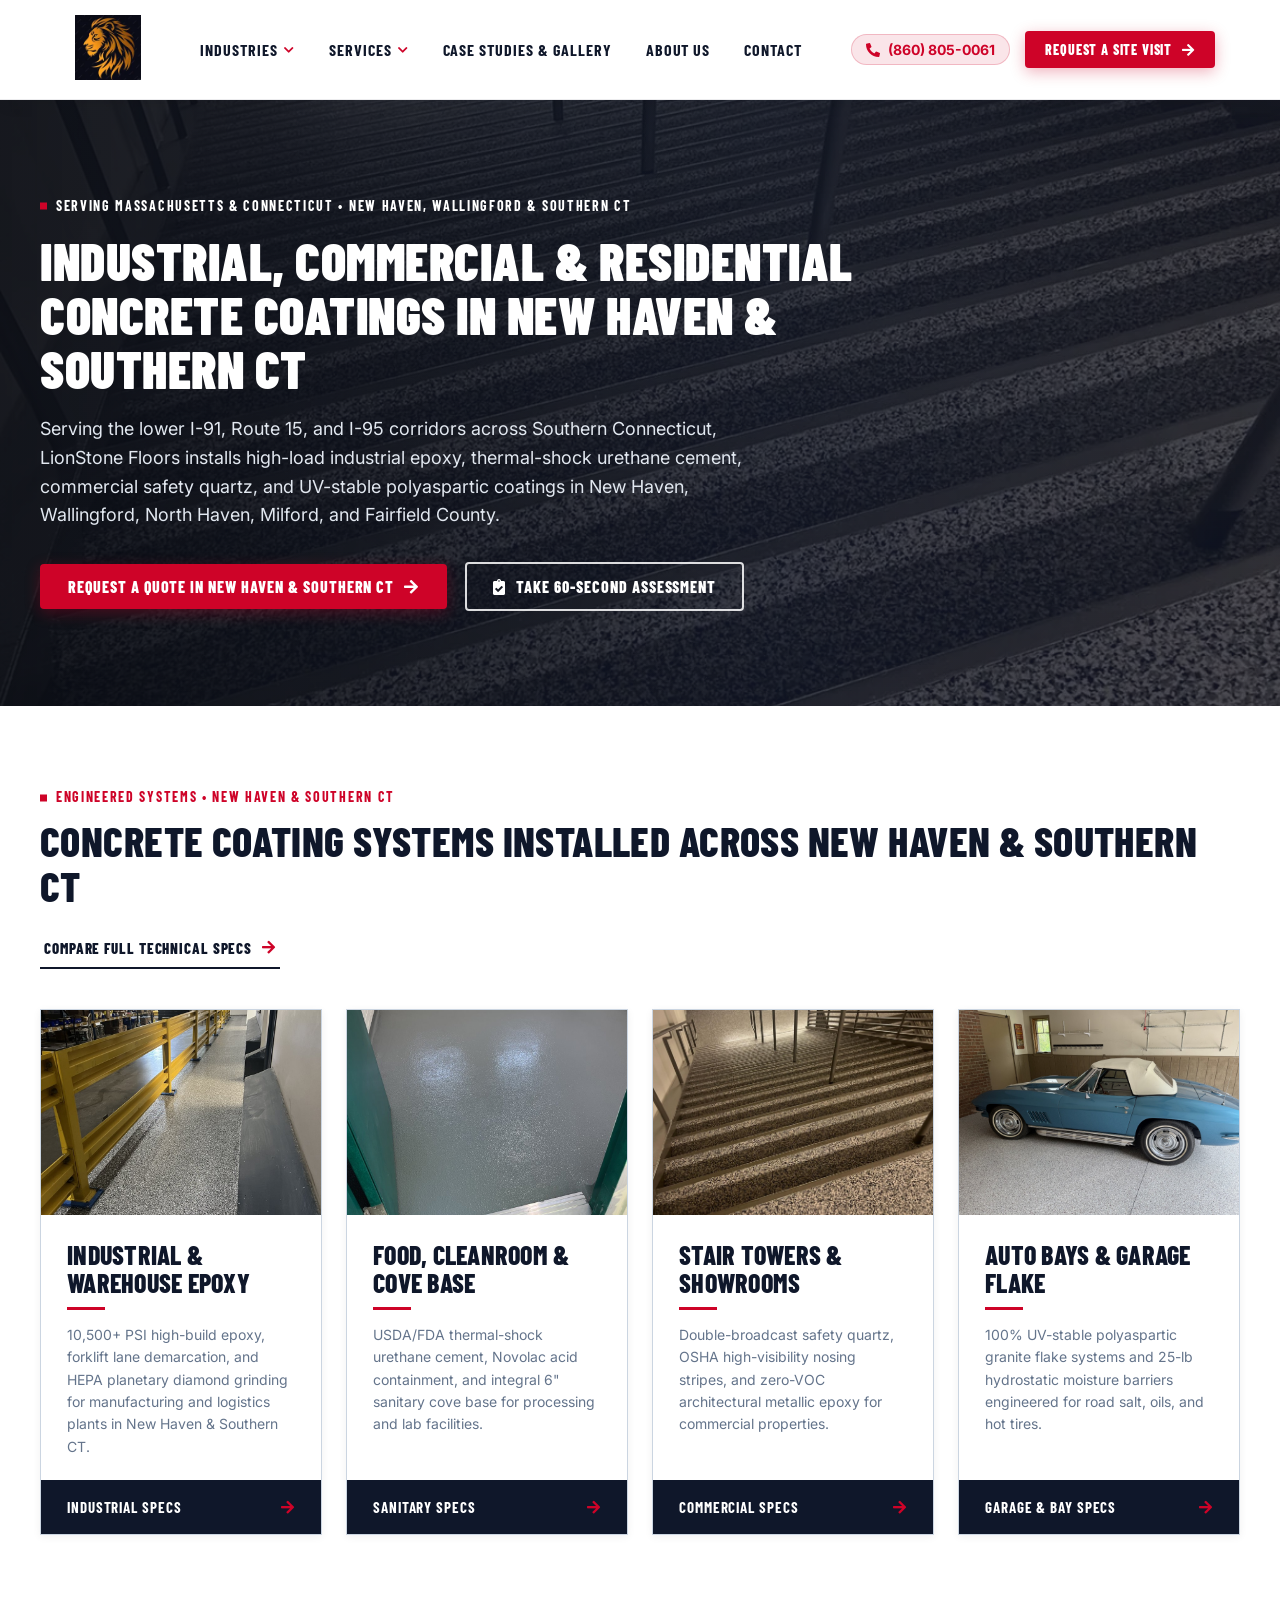
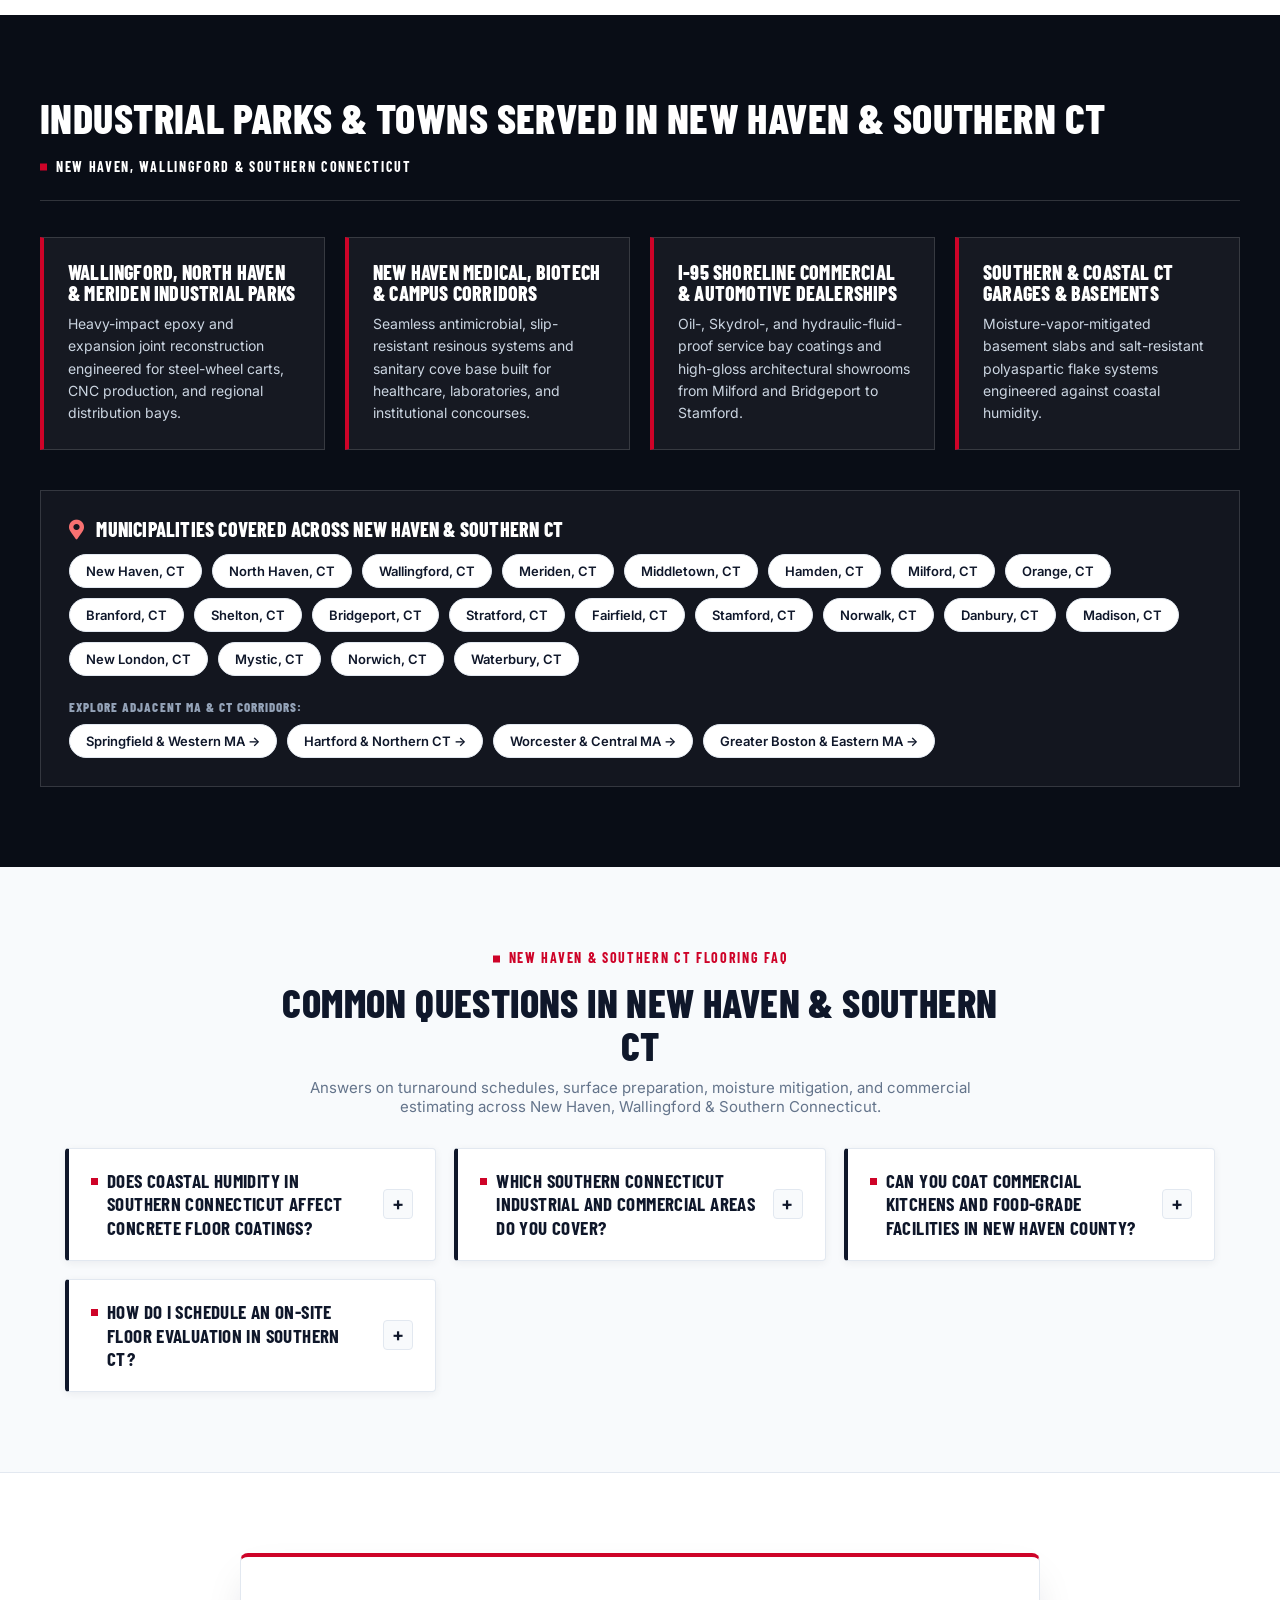
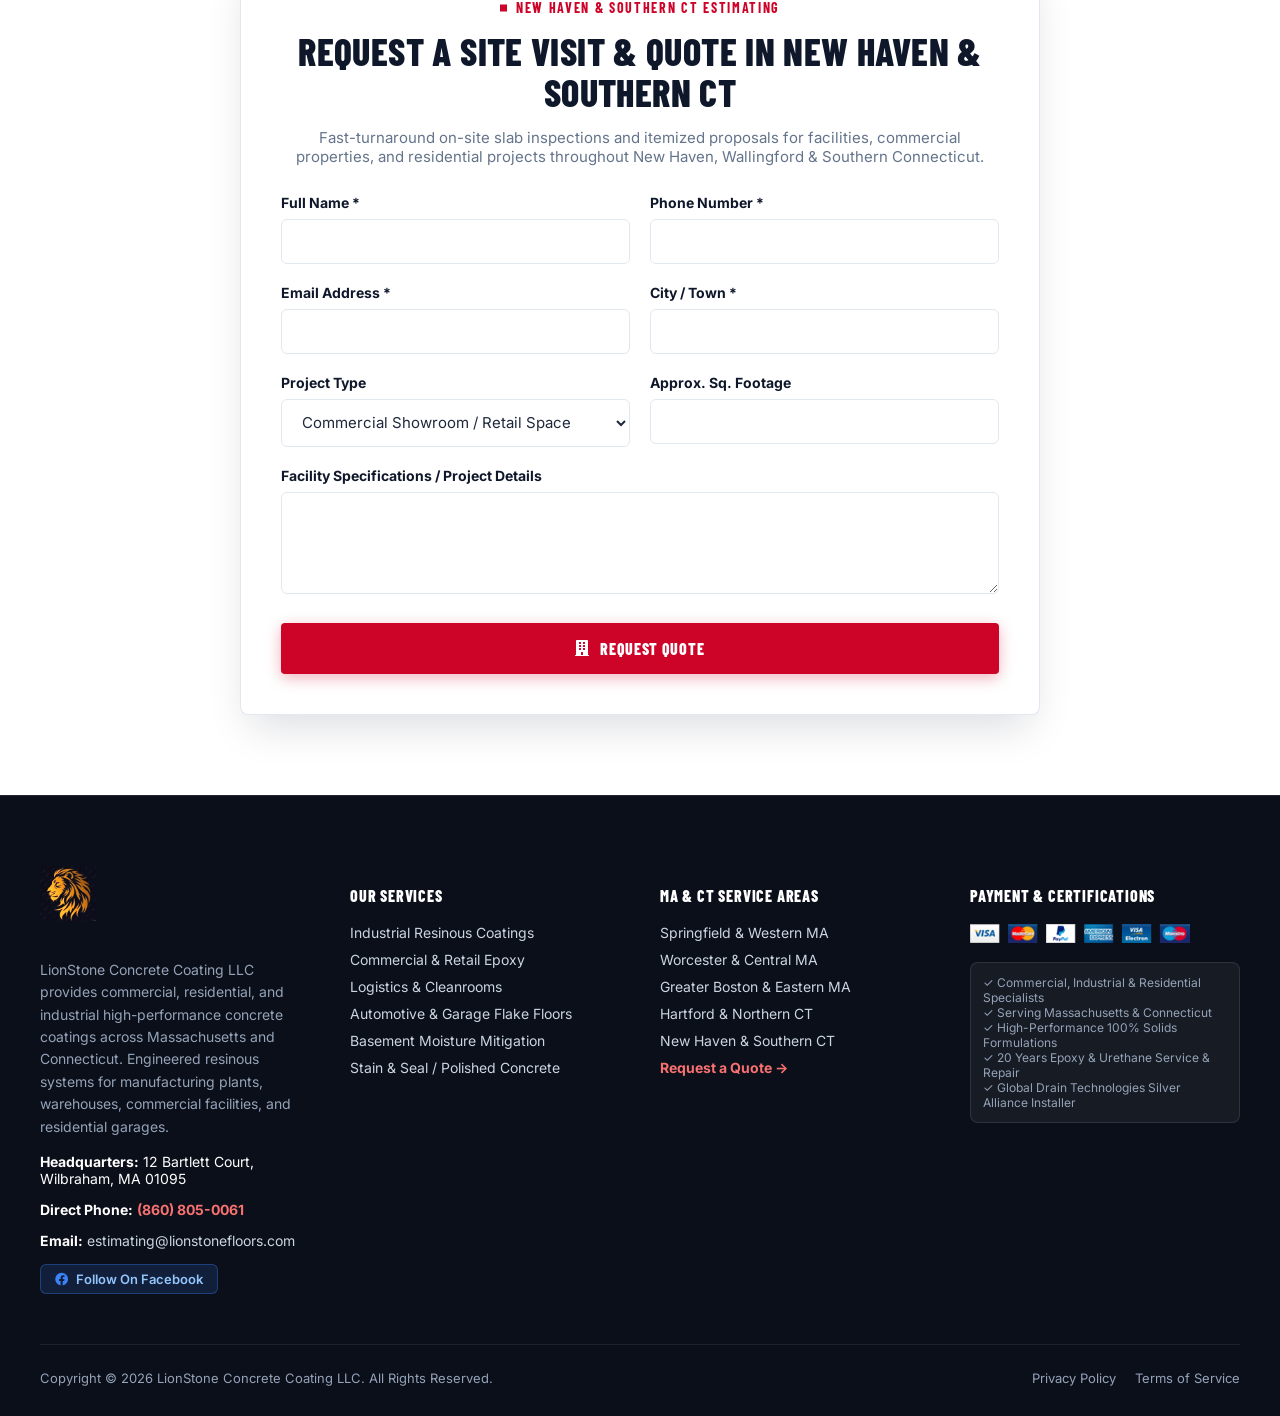
<file: new-haven-ct-concrete-coatings.html>
<!DOCTYPE html>
<html lang="en-US" prefix="og: https://ogp.me/ns#">
<head>
    <meta charset="UTF-8">
    <meta name="viewport" content="width=device-width, initial-scale=1.0">
    <title>Commercial, Industrial & Residential Concrete Coatings in New Haven & Southern CT | LionStone Floors</title>
    <meta name="description" content="Industrial warehouse epoxy, healthcare & university cleanrooms, automotive service bays, and polyaspartic garage floors in New Haven, Wallingford, Meriden, Milford, Bridgeport, and Southern CT." />
    <meta name="robots" content="follow, index, max-snippet:-1, max-video-preview:-1, max-image-preview:large" />
    <link rel="canonical" href="https://lionstonefloors.com/new-haven-ct-concrete-coatings.html" />
    <link rel="alternate" type="text/plain" title="LLMs Information" href="https://lionstonefloors.com/llms.txt" />
    <meta property="og:locale" content="en_US" />
    <meta property="og:type" content="article" />
    <meta property="og:title" content="Commercial, Industrial & Residential Concrete Coatings in New Haven & Southern CT | LionStone Floors" />
    <meta property="og:description" content="Industrial warehouse epoxy, healthcare & university cleanrooms, automotive service bays, and polyaspartic garage floors in New Haven, Wallingford, Meriden, Milford, Bridgeport, and Southern CT." />
    <meta property="og:url" content="https://lionstonefloors.com/new-haven-ct-concrete-coatings.html" />
    <meta property="og:image" content="https://lionstonefloors.com/assets/images/Lionstone-Concrete-Coating-Epoxy-Flooring-new-england-3.jpg" />
    <meta property="og:site_name" content="LionStone Floors" />
    <meta name="twitter:card" content="summary_large_image" />

    <!-- Structured Data: LocalBusiness, Service & Regional FAQPage -->
    <script type="application/ld+json">
[
  {
    "@context": "https://schema.org",
    "@type": "HomeAndConstructionBusiness",
    "name": "LionStone Concrete Coating LLC",
    "alternateName": "LionStone Floors",
    "url": "https://lionstonefloors.com/new-haven-ct-concrete-coatings.html",
    "logo": "https://lionstonefloors.com/assets/images/1776804454505_LionStone-Logo.jpg",
    "image": "https://lionstonefloors.com/assets/images/projects/commercial-stair-tower.jpg",
    "description": "Industrial warehouse epoxy, healthcare & university cleanrooms, automotive service bays, and polyaspartic garage floors in New Haven, Wallingford, Meriden, Milford, Bridgeport, and Southern CT.",
    "telephone": "+1-860-805-0061",
    "email": "estimating@lionstonefloors.com",
    "address": {
      "@type": "PostalAddress",
      "streetAddress": "12 Bartlett Court",
      "addressLocality": "Wilbraham",
      "addressRegion": "MA",
      "postalCode": "01095",
      "addressCountry": "US"
    },
    "areaServed": [
      "New Haven, CT",
      "North Haven, CT",
      "Wallingford, CT",
      "Meriden, CT",
      "Middletown, CT",
      "Hamden, CT",
      "Milford, CT",
      "Orange, CT",
      "Branford, CT",
      "Shelton, CT",
      "Bridgeport, CT",
      "Stratford, CT",
      "Fairfield, CT",
      "Stamford, CT",
      "Norwalk, CT",
      "Danbury, CT",
      "Madison, CT",
      "New London, CT",
      "Mystic, CT",
      "Norwich, CT",
      "Waterbury, CT"
    ],
    "priceRange": "$$",
    "sameAs": [
      "https://www.facebook.com/lionstoneconcretecoating"
    ]
  },
  {
    "@context": "https://schema.org",
    "@type": "Service",
    "serviceType": "Commercial, Industrial & Residential Concrete Coatings in New Haven & Southern CT",
    "provider": {
      "@type": "HomeAndConstructionBusiness",
      "name": "LionStone Concrete Coating LLC",
      "telephone": "+1-860-805-0061"
    },
    "areaServed": "New Haven, Wallingford & Southern Connecticut"
  },
  {
    "@context": "https://schema.org",
    "@type": "FAQPage",
    "mainEntity": [
      {
        "@type": "Question",
        "name": "Does coastal humidity in Southern Connecticut affect concrete floor coatings?",
        "acceptedAnswer": {
          "@type": "Answer",
          "text": "Yes, if improperly prepped. Subterranean and coastal CT slabs frequently exhibit high moisture vapor emission (MVE). We perform ASTM moisture testing and apply deep-penetrating epoxy vapor barrier primers capable of resisting up to 25 lbs of hydrostatic pressure."
        }
      },
      {
        "@type": "Question",
        "name": "Which Southern Connecticut industrial and commercial areas do you cover?",
        "acceptedAnswer": {
          "@type": "Answer",
          "text": "We cover the entire I-91 South, Route 8, and I-95 corridors including Middletown, Meriden, Wallingford, North Haven, New Haven, Hamden, Milford, Shelton, Bridgeport, Stratford, Norwalk, and Stamford."
        }
      },
      {
        "@type": "Question",
        "name": "Can you coat commercial kitchens and food-grade facilities in New Haven County?",
        "acceptedAnswer": {
          "@type": "Answer",
          "text": "Yes. Our USDA/FDA-ready cementitious urethane mortar systems resist organic acids, vegetable oils, and high-temperature live steam washdowns without delaminating."
        }
      },
      {
        "@type": "Question",
        "name": "How do I schedule an on-site floor evaluation in Southern CT?",
        "acceptedAnswer": {
          "@type": "Answer",
          "text": "Complete the quick quote form below, call (860) 805-0061 directly, or run the 60-Second Floor Assessment to send your Southern Connecticut project specs straight to our estimating team."
        }
      }
    ]
  }
]
    </script>

    <!-- Preconnect & Critical Assets -->
    <link rel="preconnect" href="https://fonts.googleapis.com" />
    <link rel="preconnect" href="https://fonts.gstatic.com" crossorigin />
    <link rel="preconnect" href="https://cdnjs.cloudflare.com" crossorigin />
    <link rel="preload" as="image" href="./assets/images/hero-stair-tower.webp" fetchpriority="high" />
    <!-- Stylesheets (render-critical customstyle.css only; fonts & icons non-blocking) -->
    <link rel="stylesheet" href="./assets/css/customstyle.css?v=10" />
    <link rel="stylesheet" href="https://fonts.googleapis.com/css2?family=Barlow+Condensed:wght@600;700;800;900&family=Inter:wght@400;500;600;700;800&display=swap" media="print" onload="this.media='all'" />
    <link rel="stylesheet" href="https://cdnjs.cloudflare.com/ajax/libs/font-awesome/5.15.4/css/all.min.css" media="print" onload="this.media='all'" />
    <noscript>
        <link rel="stylesheet" href="https://fonts.googleapis.com/css2?family=Barlow+Condensed:wght@600;700;800;900&family=Inter:wght@400;500;600;700;800&display=swap" />
        <link rel="stylesheet" href="https://cdnjs.cloudflare.com/ajax/libs/font-awesome/5.15.4/css/all.min.css" />
    </noscript>
    <link rel="icon" type="image/png" href="./assets/images/favicon-64.png" sizes="64x64" />

    <!-- Google tag (gtag.js) -->
    <script async src="https://www.googletagmanager.com/gtag/js?id=AW-17046742942"></script>
    <script>
      window.dataLayer = window.dataLayer || [];
      function gtag(){dataLayer.push(arguments);}
      gtag('js', new Date());
      gtag('config', 'AW-17046742942');
      gtag('config', 'G-8DGC4CBGWN');
    </script>
</head>

<body class="region-page wrapper-custom">
<div class="website-wrapper">

    <!-- Site Header -->
    <header class="whb-header whb-header_149418 whb-sticky-real">
        <div class="whb-main-header">

            <!-- Main Header -->
            <div class="whb-row whb-general-header">
                <div class="container" style="display: flex; justify-content: space-between; align-items: center; padding: 15px 25px;">
                    <div class="site-logo">
                        <a href="./index.html">
                            <img src="./assets/images/logo-optimized.webp" alt="LionStone Concrete Coatings Logo" width="66" height="65" decoding="async" style="max-height: 65px; object-fit: contain;" />
                        </a>
                    </div>

                    <nav class="main-nav-desktop" style="display: flex; align-items: center; gap: 26px;">
                        <button type="button" class="ls-nav-link" data-ls-menu="industries">
                            Industries <i class="fas fa-chevron-down"></i>
                        </button>
                        <button type="button" class="ls-nav-link" data-ls-menu="services">
                            Services <i class="fas fa-chevron-down"></i>
                        </button>
                        <a href="./reviews.html" class="ls-nav-link">Case Studies &amp; Gallery</a>
                        <a href="./about-us.html" class="ls-nav-link">About Us</a>
                        <a href="./contact.html" class="ls-nav-link">Contact</a>
                    </nav>

                    <div style="display: flex; align-items: center; gap: 15px;">
                        <a href="tel:8608050061" class="header-phone-badge">
                            <i class="fas fa-phone-alt"></i> (860) 805-0061
                        </a>
                        <a href="./contact.html" class="btn-ls-primary" style="padding: 10px 20px !important; font-size: 14px !important;">
                            Request a Site Visit <i class="fas fa-arrow-right"></i>
                        </a>
                    </div>
                </div>

                <!-- Mega Menu: Industries -->
                <div class="ls-mega-menu" data-ls-menu-panel="industries">
                    <div class="ls-mega-header">
                        <h6><span class="ls-eyebrow ls-eyebrow-light" style="margin: 0;">SERVING MASSACHUSETTS &amp; CONNECTICUT COMMERCIAL &amp; RESIDENTIAL</span></h6>
                        <button type="button" class="ls-mega-close" data-ls-close-menu aria-label="Close Menu"><i class="fas fa-times"></i></button>
                    </div>
                    <div class="ls-mega-grid">
                        <div class="ls-mega-col">
                            <h5>Heavy Industrial &amp; Production</h5>
                            <ul class="ls-mega-list">
                                <li><a href="./services.html#industrial-flooring">Industrial &amp; Manufacturing Plants</a></li>
                                <li><a href="./services.html#industrial-flooring">Warehousing &amp; Logistics Hubs</a></li>
                                <li><a href="./services.html#industrial-flooring">Packaging &amp; Distribution Centers</a></li>
                                <li><a href="./services.html#industrial-flooring">Machine Shops &amp; Assembly Lines</a></li>
                            </ul>
                        </div>
                        <div class="ls-mega-col">
                            <h5>Hygienic, Lab &amp; Food Processing</h5>
                            <ul class="ls-mega-list">
                                <li><a href="./services.html#commercial-specialty">Food &amp; Beverage Processing (USDA)</a></li>
                                <li><a href="./services.html#commercial-specialty">Pharmaceutical &amp; Biotech Labs</a></li>
                                <li><a href="./services.html#commercial-specialty">Cleanrooms &amp; Semiconductor Spaces</a></li>
                                <li><a href="./services.html#commercial-specialty">Commercial Kitchens &amp; Breweries</a></li>
                            </ul>
                        </div>
                        <div class="ls-mega-col">
                            <h5>Commercial &amp; Institutional</h5>
                            <ul class="ls-mega-list">
                                <li><a href="./services.html#commercial-retail">Multi-Story Stair Towers &amp; Ramps</a></li>
                                <li><a href="./services.html#commercial-retail">Healthcare &amp; Medical Corridors</a></li>
                                <li><a href="./services.html#commercial-retail">Retail Storefronts &amp; Showrooms</a></li>
                                <li><a href="./services.html#commercial-retail">Schools, Universities &amp; Municipal</a></li>
                            </ul>
                        </div>
                        <div class="ls-mega-col">
                            <h5>MA &amp; CT Regional Corridors</h5>
                            <ul class="ls-mega-list">
                                <li><a href="./western-ma-concrete-coatings.html">Springfield &amp; Western MA</a></li>
                                <li><a href="./worcester-ma-concrete-coatings.html">Worcester &amp; Central MA</a></li>
                                <li><a href="./boston-ma-concrete-coatings.html">Greater Boston &amp; Eastern MA</a></li>
                                <li><a href="./hartford-ct-concrete-coatings.html">Hartford &amp; Northern CT</a></li>
                                <li><a href="./new-haven-ct-concrete-coatings.html">New Haven &amp; Southern CT</a></li>
                            </ul>
                        </div>
                    </div>
                </div>

                <!-- Mega Menu: Services -->
                <div class="ls-mega-menu" data-ls-menu-panel="services">
                    <div class="ls-mega-header">
                        <h6><span class="ls-eyebrow ls-eyebrow-light" style="margin: 0;">Engineered Seamless Flooring Systems</span></h6>
                        <button type="button" class="ls-mega-close" data-ls-close-menu aria-label="Close Menu"><i class="fas fa-times"></i></button>
                    </div>
                    <div class="ls-mega-grid">
                        <div class="ls-mega-col">
                            <h5>Resinous &amp; Industrial Systems</h5>
                            <ul class="ls-mega-list">
                                <li><a href="./services.html#industrial-flooring">100% Solids Epoxy Flooring</a></li>
                                <li><a href="./services.html#system-spec-finder">Urethane Cement (Thermal Shock)</a></li>
                                <li><a href="./services.html#system-spec-finder">Novolac Chemical-Resistant Epoxy</a></li>
                                <li><a href="./services.html#residential-garage">Polyaspartic &amp; Rapid-Cure Coatings</a></li>
                            </ul>
                        </div>
                        <div class="ls-mega-col">
                            <h5>Concrete Prep &amp; Restoration</h5>
                            <ul class="ls-mega-list">
                                <li><a href="./services.html#stain-seal-concrete">Planetary Diamond Grinding (CSP 2–5)</a></li>
                                <li><a href="./services.html#concrete-coatings">Moisture Vapor Mitigation Barriers</a></li>
                                <li><a href="./services.html#stain-seal-concrete">Spall, Trench &amp; Joint Remediation</a></li>
                                <li><a href="./services.html#slot-drains">Slot Drains &amp; Trench Drains (GDT Silver Alliance)</a></li>
                                <li><a href="./services.html#stain-seal-concrete">Polished, Stained &amp; Densified Concrete</a></li>
                            </ul>
                        </div>
                        <div class="ls-mega-col">
                            <h5>Safety &amp; Architectural</h5>
                            <ul class="ls-mega-list">
                                <li><a href="./services.html#commercial-retail">High-Traction Quartz Broadcast</a></li>
                                <li><a href="./services.html#industrial-flooring">OSHA Safety Walkways &amp; Line Striping</a></li>
                                <li><a href="./services.html#commercial-specialty">Integral Sanitary Cove Base Systems</a></li>
                                <li><a href="./services.html#commercial-retail">Designer Metallic &amp; Flake Finishes</a></li>
                            </ul>
                        </div>
                        <div class="ls-mega-col">
                            <h5>Interactive Engineering Tools</h5>
                            <ul class="ls-mega-list">
                                <li><a href="./services.html#system-spec-finder">Interactive System Spec Finder</a></li>
                                <li><a href="#" data-open-floor-quiz>60-Second Floor Assessment Quiz</a></li>
                                <li><a href="./services.html#lionstone-swatch-container">Color Flake &amp; Finish Visualizer</a></li>
                                <li><a href="./contact.html">Request On-Site Facility Evaluation</a></li>
                            </ul>
                        </div>
                    </div>
                </div>
            </div>
        </div>
    </header>

    <!-- Regional Hero -->
    <section class="hero-section" style="position: relative; background: linear-gradient(90deg, rgba(9, 13, 22, 0.92) 0%, rgba(15, 23, 42, 0.80) 60%, rgba(15, 23, 42, 0.72) 100%), url('./assets/images/hero-stair-tower.webp') center/cover no-repeat; padding: 95px 25px; color: #ffffff;">
        <div class="container" style="max-width: 1200px; margin: 0 auto;">
            <div style="max-width: 820px;">
                <span class="ls-eyebrow ls-eyebrow-light">Serving Massachusetts &amp; Connecticut • New Haven, Wallingford &amp; Southern CT</span>
                <h1 style="font-size: 52px; line-height: 1.04; font-weight: 900; color: #FFFFFF; margin: 10px 0 20px 0; text-transform: uppercase;">
                    Industrial, Commercial &amp; Residential Concrete Coatings in New Haven &amp; Southern CT
                </h1>
                <p style="font-size: 18px; line-height: 1.6; color: #E2E8F0; max-width: 720px; margin: 0 0 32px 0;">
                    Serving the lower I-91, Route 15, and I-95 corridors across Southern Connecticut, LionStone Floors installs high-load industrial epoxy, thermal-shock urethane cement, commercial safety quartz, and UV-stable polyaspartic coatings in New Haven, Wallingford, North Haven, Milford, and Fairfield County.
                </p>
                <div style="display: flex; align-items: center; gap: 18px; flex-wrap: wrap;">
                    <a href="#quote-section" class="btn-ls-primary">
                        Request a Quote in New Haven & Southern CT <i class="fas fa-arrow-right"></i>
                    </a>
                    <button type="button" class="btn-ls-secondary" data-open-floor-quiz>
                        <i class="fas fa-clipboard-check"></i> Take 60-Second Assessment
                    </button>
                </div>
            </div>
        </div>
    </section>

    <!-- Core Systems in This Region -->
    <section style="padding: 80px 20px; background: #FFFFFF;">
        <div class="container" style="max-width: 1200px; margin: 0 auto;">
            <div style="display: flex; justify-content: space-between; align-items: flex-end; flex-wrap: wrap; gap: 20px; margin-bottom: 40px;">
                <div>
                    <span class="ls-eyebrow">Engineered Systems • New Haven & Southern CT</span>
                    <h2 style="font-size: 42px; margin: 4px 0 0 0;">Concrete Coating Systems Installed Across New Haven & Southern CT</h2>
                </div>
                <a href="./services.html#system-spec-finder" class="btn-ls-underline">
                    <span>Compare Full Technical Specs</span> <i class="fas fa-arrow-right"></i>
                </a>
            </div>

            <div class="ls-arch-services-grid">
                <div class="ls-arch-service-card">
                    <div>
                        <div class="ls-arch-card-img">
                            <img src="./assets/images/projects/warehouse-safety-walkway.jpg" alt="Industrial Epoxy Flooring in New Haven & Southern CT" loading="lazy" decoding="async" />
                        </div>
                        <div class="ls-arch-card-content">
                            <h3>Industrial &amp; Warehouse Epoxy</h3>
                            <hr class="ls-accent-hr" />
                            <p>10,500+ PSI high-build epoxy, forklift lane demarcation, and HEPA planetary diamond grinding for manufacturing and logistics plants in New Haven & Southern CT.</p>
                        </div>
                    </div>
                    <a href="./services.html#industrial-flooring" class="ls-arch-card-footer">
                        <span>Industrial Specs</span> <i class="fas fa-arrow-right"></i>
                    </a>
                </div>

                <div class="ls-arch-service-card">
                    <div>
                        <div class="ls-arch-card-img">
                            <img src="./assets/images/projects/cleanroom-covebase.jpg" alt="Urethane Cement and Cleanroom Cove Base in New Haven & Southern CT" loading="lazy" decoding="async" />
                        </div>
                        <div class="ls-arch-card-content">
                            <h3>Food, Cleanroom &amp; Cove Base</h3>
                            <hr class="ls-accent-hr" />
                            <p>USDA/FDA thermal-shock urethane cement, Novolac acid containment, and integral 6&quot; sanitary cove base for processing and lab facilities.</p>
                        </div>
                    </div>
                    <a href="./services.html#commercial-specialty" class="ls-arch-card-footer">
                        <span>Sanitary Specs</span> <i class="fas fa-arrow-right"></i>
                    </a>
                </div>

                <div class="ls-arch-service-card">
                    <div>
                        <div class="ls-arch-card-img">
                            <img src="./assets/images/projects/commercial-stair-tower.jpg" alt="Commercial Stair Towers and Ramps in New Haven & Southern CT" loading="lazy" decoding="async" />
                        </div>
                        <div class="ls-arch-card-content">
                            <h3>Stair Towers &amp; Showrooms</h3>
                            <hr class="ls-accent-hr" />
                            <p>Double-broadcast safety quartz, OSHA high-visibility nosing stripes, and zero-VOC architectural metallic epoxy for commercial properties.</p>
                        </div>
                    </div>
                    <a href="./services.html#commercial-retail" class="ls-arch-card-footer">
                        <span>Commercial Specs</span> <i class="fas fa-arrow-right"></i>
                    </a>
                </div>

                <div class="ls-arch-service-card">
                    <div>
                        <div class="ls-arch-card-img">
                            <img src="./assets/images/projects/corvette-garage-showcase.jpg" alt="Automotive and Garage Polyaspartic Flooring in New Haven & Southern CT" loading="lazy" decoding="async" />
                        </div>
                        <div class="ls-arch-card-content">
                            <h3>Auto Bays &amp; Garage Flake</h3>
                            <hr class="ls-accent-hr" />
                            <p>100% UV-stable polyaspartic granite flake systems and 25-lb hydrostatic moisture barriers engineered for road salt, oils, and hot tires.</p>
                        </div>
                    </div>
                    <a href="./services.html#residential-garage" class="ls-arch-card-footer">
                        <span>Garage &amp; Bay Specs</span> <i class="fas fa-arrow-right"></i>
                    </a>
                </div>
            </div>
        </div>
    </section>

    <!-- Local Industrial Corridors & Cities Served -->
    <section class="ls-industry-section">
        <div class="container" style="max-width: 1200px; margin: 0 auto;">
            <div class="ls-industry-header-row">
                <div>
                    <h2 style="font-size: 42px; color: #FFFFFF; margin: 0;">Industrial Parks &amp; Towns Served in New Haven & Southern CT</h2>
                </div>
                <div>
                    <span class="ls-eyebrow ls-eyebrow-light" style="margin: 0;">New Haven, Wallingford & Southern Connecticut</span>
                </div>
            </div>

            <div style="display: grid; grid-template-columns: repeat(auto-fit, minmax(260px, 1fr)); gap: 20px; margin-bottom: 40px;">
                <div style="background: rgba(255, 255, 255, 0.05); border: 1px solid rgba(255, 255, 255, 0.14); padding: 24px; border-left: 4px solid var(--ls-accent);">
                    <h4 style="color: #FFFFFF; font-size: 20px; margin: 0 0 8px 0;">Wallingford, North Haven & Meriden Industrial Parks</h4>
                    <p style="color: #CBD5E1; font-size: 14px; line-height: 1.6; margin: 0;">Heavy-impact epoxy and expansion joint reconstruction engineered for steel-wheel carts, CNC production, and regional distribution bays.</p>
                </div>
                <div style="background: rgba(255, 255, 255, 0.05); border: 1px solid rgba(255, 255, 255, 0.14); padding: 24px; border-left: 4px solid var(--ls-accent);">
                    <h4 style="color: #FFFFFF; font-size: 20px; margin: 0 0 8px 0;">New Haven Medical, Biotech & Campus Corridors</h4>
                    <p style="color: #CBD5E1; font-size: 14px; line-height: 1.6; margin: 0;">Seamless antimicrobial, slip-resistant resinous systems and sanitary cove base built for healthcare, laboratories, and institutional concourses.</p>
                </div>
                <div style="background: rgba(255, 255, 255, 0.05); border: 1px solid rgba(255, 255, 255, 0.14); padding: 24px; border-left: 4px solid var(--ls-accent);">
                    <h4 style="color: #FFFFFF; font-size: 20px; margin: 0 0 8px 0;">I-95 Shoreline Commercial & Automotive Dealerships</h4>
                    <p style="color: #CBD5E1; font-size: 14px; line-height: 1.6; margin: 0;">Oil-, Skydrol-, and hydraulic-fluid-proof service bay coatings and high-gloss architectural showrooms from Milford and Bridgeport to Stamford.</p>
                </div>
                <div style="background: rgba(255, 255, 255, 0.05); border: 1px solid rgba(255, 255, 255, 0.14); padding: 24px; border-left: 4px solid var(--ls-accent);">
                    <h4 style="color: #FFFFFF; font-size: 20px; margin: 0 0 8px 0;">Southern & Coastal CT Garages & Basements</h4>
                    <p style="color: #CBD5E1; font-size: 14px; line-height: 1.6; margin: 0;">Moisture-vapor-mitigated basement slabs and salt-resistant polyaspartic flake systems engineered against coastal humidity.</p>
                </div>
            </div>

            <div style="background: rgba(255, 255, 255, 0.04); border: 1px solid rgba(255, 255, 255, 0.14); padding: 28px;">
                <h4 style="color: #FFFFFF; font-size: 20px; margin: 0 0 12px 0;"><i class="fas fa-map-marker-alt" style="color: #F87171; margin-right: 8px;"></i> Municipalities Covered Across New Haven & Southern CT</h4>
                <div class="service-area-badge-grid" style="margin: 14px 0 24px 0;">
                                        <span class="service-area-badge">New Haven, CT</span>
                    <span class="service-area-badge">North Haven, CT</span>
                    <span class="service-area-badge">Wallingford, CT</span>
                    <span class="service-area-badge">Meriden, CT</span>
                    <span class="service-area-badge">Middletown, CT</span>
                    <span class="service-area-badge">Hamden, CT</span>
                    <span class="service-area-badge">Milford, CT</span>
                    <span class="service-area-badge">Orange, CT</span>
                    <span class="service-area-badge">Branford, CT</span>
                    <span class="service-area-badge">Shelton, CT</span>
                    <span class="service-area-badge">Bridgeport, CT</span>
                    <span class="service-area-badge">Stratford, CT</span>
                    <span class="service-area-badge">Fairfield, CT</span>
                    <span class="service-area-badge">Stamford, CT</span>
                    <span class="service-area-badge">Norwalk, CT</span>
                    <span class="service-area-badge">Danbury, CT</span>
                    <span class="service-area-badge">Madison, CT</span>
                    <span class="service-area-badge">New London, CT</span>
                    <span class="service-area-badge">Mystic, CT</span>
                    <span class="service-area-badge">Norwich, CT</span>
                    <span class="service-area-badge">Waterbury, CT</span>
                </div>
                <h5 style="color: #94A3B8; font-size: 13px; text-transform: uppercase; letter-spacing: 0.08em; margin: 0 0 10px 0;">Explore Adjacent MA &amp; CT Corridors:</h5>
                <div class="service-area-badge-grid" style="margin: 0;">
                    <a href="./western-ma-concrete-coatings.html" class="service-area-badge">Springfield & Western MA &rarr;</a>
                    <a href="./hartford-ct-concrete-coatings.html" class="service-area-badge">Hartford & Northern CT &rarr;</a>
                    <a href="./worcester-ma-concrete-coatings.html" class="service-area-badge">Worcester & Central MA &rarr;</a>
                    <a href="./boston-ma-concrete-coatings.html" class="service-area-badge">Greater Boston & Eastern MA &rarr;</a>
                </div>
            </div>
        </div>
    </section>

    <!-- Regional Engineering FAQ Section -->
    <section style="padding: 80px 20px; background: var(--ls-bg-light); border-bottom: 1px solid var(--ls-border);">
        <div class="container" style="max-width: 1150px; margin: 0 auto;">
            <div style="text-align: center; max-width: 720px; margin: 0 auto;">
                <span class="ls-eyebrow">New Haven & Southern CT Flooring FAQ</span>
                <h2 style="font-size: 40px; margin: 6px 0 10px 0;">Common Questions in New Haven & Southern CT</h2>
                <p style="color: var(--ls-text-muted); font-size: 15px; margin: 0;">
                    Answers on turnaround schedules, surface preparation, moisture mitigation, and commercial estimating across New Haven, Wallingford & Southern Connecticut.
                </p>
            </div>

            <div class="ls-faq-grid">
                <details class="ls-faq-item">
                    <summary class="ls-faq-question">
                        <span class="ls-faq-title">Does coastal humidity in Southern Connecticut affect concrete floor coatings?</span>
                        <span class="ls-faq-toggle" aria-hidden="true"></span>
                    </summary>
                    <div class="ls-faq-answer">Yes, if improperly prepped. Subterranean and coastal CT slabs frequently exhibit high moisture vapor emission (MVE). We perform ASTM moisture testing and apply deep-penetrating epoxy vapor barrier primers capable of resisting up to 25 lbs of hydrostatic pressure.</div>
                </details>
                <details class="ls-faq-item">
                    <summary class="ls-faq-question">
                        <span class="ls-faq-title">Which Southern Connecticut industrial and commercial areas do you cover?</span>
                        <span class="ls-faq-toggle" aria-hidden="true"></span>
                    </summary>
                    <div class="ls-faq-answer">We cover the entire I-91 South, Route 8, and I-95 corridors including Middletown, Meriden, Wallingford, North Haven, New Haven, Hamden, Milford, Shelton, Bridgeport, Stratford, Norwalk, and Stamford.</div>
                </details>
                <details class="ls-faq-item">
                    <summary class="ls-faq-question">
                        <span class="ls-faq-title">Can you coat commercial kitchens and food-grade facilities in New Haven County?</span>
                        <span class="ls-faq-toggle" aria-hidden="true"></span>
                    </summary>
                    <div class="ls-faq-answer">Yes. Our USDA/FDA-ready cementitious urethane mortar systems resist organic acids, vegetable oils, and high-temperature live steam washdowns without delaminating.</div>
                </details>
                <details class="ls-faq-item">
                    <summary class="ls-faq-question">
                        <span class="ls-faq-title">How do I schedule an on-site floor evaluation in Southern CT?</span>
                        <span class="ls-faq-toggle" aria-hidden="true"></span>
                    </summary>
                    <div class="ls-faq-answer">Complete the quick quote form below, call (860) 805-0061 directly, or run the 60-Second Floor Assessment to send your Southern Connecticut project specs straight to our estimating team.</div>
                </details>
            </div>
        </div>
    </section>

    <!-- Direct Regional Quote Request Form -->
    <section id="quote-section" style="padding: 80px 20px; background: #FFFFFF;">
        <div class="container" style="max-width: 800px; margin: 0 auto; background: #FFFFFF; padding: 40px; border-radius: 8px; box-shadow: var(--ls-shadow-lg); border: 1px solid var(--ls-border); border-top: 4px solid var(--ls-accent);">
            <div style="text-align: center; margin-bottom: 28px;">
                <span class="ls-eyebrow">New Haven & Southern CT Estimating</span>
                <h2 style="font-size: 38px; margin: 6px 0 10px 0;">Request a Site Visit &amp; Quote in New Haven & Southern CT</h2>
                <p style="color: var(--ls-text-muted); font-size: 15px;">
                    Fast-turnaround on-site slab inspections and itemized proposals for facilities, commercial properties, and residential projects throughout New Haven, Wallingford & Southern Connecticut.
                </p>
            </div>

            <form action="https://api.web3forms.com/submit" method="POST" class="native-estimate-form">
                <input type="hidden" name="access_key" value="b1cdf58f-0e10-461e-81ea-d7477937009e" />
                <input type="hidden" name="subject" value="New New Haven & Southern CT Quote Request | LionStone Floors" />
                <input type="hidden" name="from_name" value="LionStone Website Lead Engine (New Haven & Southern CT)" />
                <input type="hidden" name="redirect" value="https://lionstonefloors.com/calendar/" />
                    <input type="hidden" name="source" value="New Haven CT Regional Page Form" />
                <input type="checkbox" name="botcheck" class="hidden" style="display: none;" />

                <div style="display: grid; grid-template-columns: 1fr 1fr; gap: 20px; margin-bottom: 20px;">
                    <div>
                        <label for="form-name-input" style="display: block; font-size: 14px; font-weight: 700; color: var(--ls-primary); margin-bottom: 8px;">Full Name *</label>
                        <input type="text" id="form-name-input" name="name" required placeholder="" style="width: 100%; padding: 12px 16px; border: 1px solid var(--ls-border); border-radius: 6px; font-size: 15px; box-sizing: border-box;" />
                    </div>
                    <div>
                        <label for="form-phone-input" style="display: block; font-size: 14px; font-weight: 700; color: var(--ls-primary); margin-bottom: 8px;">Phone Number *</label>
                        <input type="tel" id="form-phone-input" name="phone" required placeholder="" style="width: 100%; padding: 12px 16px; border: 1px solid var(--ls-border); border-radius: 6px; font-size: 15px; box-sizing: border-box;" />
                    </div>
                </div>

                <div style="display: grid; grid-template-columns: 1fr 1fr; gap: 20px; margin-bottom: 20px;">
                    <div>
                        <label for="form-email-input" style="display: block; font-size: 14px; font-weight: 700; color: var(--ls-primary); margin-bottom: 8px;">Email Address *</label>
                        <input type="email" id="form-email-input" name="email" required placeholder="" style="width: 100%; padding: 12px 16px; border: 1px solid var(--ls-border); border-radius: 6px; font-size: 15px; box-sizing: border-box;" />
                    </div>
                    <div>
                        <label for="form-city-input" style="display: block; font-size: 14px; font-weight: 700; color: var(--ls-primary); margin-bottom: 8px;">City / Town *</label>
                        <input type="text" id="form-city-input" name="city" required placeholder="" style="width: 100%; padding: 12px 16px; border: 1px solid var(--ls-border); border-radius: 6px; font-size: 15px; box-sizing: border-box;" />
                    </div>
                </div>

                <div style="display: grid; grid-template-columns: 1fr 1fr; gap: 20px; margin-bottom: 20px;">
                    <div>
                        <label for="form-project-type-region" style="display: block; font-size: 14px; font-weight: 700; color: var(--ls-primary); margin-bottom: 8px;">Project Type</label>
                        <select id="form-project-type-region" name="project_type" class="project-type-select" style="width: 100%; padding: 12px 16px; border: 1px solid var(--ls-border); border-radius: 6px; font-size: 15px; box-sizing: border-box;">
                            <option value="Manufacturing Facility" >Manufacturing Plant / Industrial Facility</option>
                            <option value="Warehouse / Logistics" >Warehouse &amp; Logistics Center</option>
                            <option value="Commercial Facility" selected>Commercial Showroom / Retail Space</option>
                            <option value="Food & Beverage / Cleanroom">Sanitary / Cleanroom / Food Prep</option>
                            <option value="Stairwell / Walkway Safety">Commercial Stair Tower / Walkway</option>
                            <option value="Concrete Repair / Grinding">Planetary Grinding &amp; Slab Repair</option>
                            <option value="Automotive / Fleet Bays">Automotive / Fleet Bay / Workshop</option>
                            <option value="Garage Flake Floor">Residential Garage Coating</option>
                            <option value="Basement Floor">Basement Moisture Mitigation</option>
                            <option value="Other">Other (Please Specify)</option>
                        </select>
                        <div class="project-type-other-wrapper" style="display: none; margin-top: 10px;">
                            <input type="text" name="project_type_custom" class="form-project-type-other" placeholder="" style="width: 100%; padding: 10px 14px; border: 1px solid var(--ls-accent); border-radius: 6px; font-size: 14px; box-sizing: border-box; background: #FFF9F9;" />
                        </div>
                    </div>
                    <div>
                        <label for="form-sqft-region" style="display: block; font-size: 14px; font-weight: 700; color: var(--ls-primary); margin-bottom: 8px;">Approx. Sq. Footage</label>
                        <input type="text" id="form-sqft-region" name="sqft" placeholder="" style="width: 100%; padding: 12px 16px; border: 1px solid var(--ls-border); border-radius: 6px; font-size: 15px; box-sizing: border-box;" />
                    </div>
                </div>

                <div style="margin-bottom: 25px;">
                    <label for="form-message-input" style="display: block; font-size: 14px; font-weight: 700; color: var(--ls-primary); margin-bottom: 8px;">Facility Specifications / Project Details</label>
                    <textarea id="form-message-input" name="message" rows="4" placeholder="" style="width: 100%; padding: 12px 16px; border: 1px solid var(--ls-border); border-radius: 6px; font-size: 15px; resize: vertical; box-sizing: border-box;"></textarea>
                </div>

                <button type="submit" class="btn-ls-primary" style="width: 100%; justify-content: center; font-size: 16px !important; padding: 16px !important;">
                    <i class="fas fa-building"></i> Request Quote
                </button>
            </form>
        </div>
    </section>

    <!-- Footer -->
    <footer style="background: #0B0F19; color: #94A3B8; padding: 70px 20px 30px 20px; border-top: 1px solid rgba(255, 255, 255, 0.1);">
        <div class="container" style="max-width: 1200px; margin: 0 auto; display: grid; grid-template-columns: repeat(auto-fit, minmax(240px, 1fr)); gap: 40px; margin-bottom: 50px;">
            <div>
                <img src="./assets/images/logo-optimized.webp" alt="LionStone Concrete Coatings" width="56" height="55" loading="lazy" decoding="async" style="max-height: 55px; margin-bottom: 20px; filter: brightness(1.2);" />
                <p style="font-size: 14px; line-height: 1.6; color: #94A3B8;">
                    LionStone Concrete Coating LLC provides commercial, residential, and industrial high-performance concrete coatings across Massachusetts and Connecticut. Engineered resinous systems for manufacturing plants, warehouses, commercial facilities, and residential garages.
                </p>
                <div style="margin-top: 15px; color: #FFFFFF; font-size: 14px;">
                    <p><strong>Headquarters:</strong> 12 Bartlett Court, Wilbraham, MA 01095</p>
                    <p><strong>Direct Phone:</strong> <a href="tel:8608050061" style="color: #F87171; text-decoration: none; font-weight: 700;">(860) 805-0061</a></p>
                    <p><strong>Email:</strong> <a href="mailto:estimating@lionstonefloors.com" style="color: #CBD5E1; text-decoration: none;">estimating@lionstonefloors.com</a></p>
                </div>
                <div style="margin-top: 15px;">
                    <a href="https://www.facebook.com/people/LionStone-Concrete-Coatings-LLC/61576802750273/" target="_blank" rel="noopener noreferrer" style="display: inline-flex; align-items: center; gap: 8px; background: rgba(59, 130, 246, 0.15); border: 1px solid rgba(59, 130, 246, 0.35); color: #93C5FD; padding: 6px 14px; border-radius: 6px; text-decoration: none; font-size: 13px; font-weight: 600;">
                        <i class="fab fa-facebook" style="color: #3B82F6;"></i> Follow On Facebook
                    </a>
                </div>
            </div>

            <div>
                <h4 style="color: #FFFFFF; font-size: 16px; margin-bottom: 20px; text-transform: uppercase; letter-spacing: 0.05em;">Our Services</h4>
                <ul style="list-style: none; padding: 0; margin: 0; display: flex; flex-direction: column; gap: 10px; font-size: 14px;">
                    <li><a href="./services.html#industrial-flooring" style="color: #CBD5E1; text-decoration: none;">Industrial Resinous Coatings</a></li>
                    <li><a href="./services.html#commercial-retail" style="color: #CBD5E1; text-decoration: none;">Commercial &amp; Retail Epoxy</a></li>
                    <li><a href="./services.html#commercial-specialty" style="color: #CBD5E1; text-decoration: none;">Logistics &amp; Cleanrooms</a></li>
                    <li><a href="./services.html#residential-garage" style="color: #CBD5E1; text-decoration: none;">Automotive &amp; Garage Flake Floors</a></li>
                    <li><a href="./services.html#concrete-coatings" style="color: #CBD5E1; text-decoration: none;">Basement Moisture Mitigation</a></li>
                    <li><a href="./services.html#stain-seal-concrete" style="color: #CBD5E1; text-decoration: none;">Stain &amp; Seal / Polished Concrete</a></li>
                </ul>
            </div>

            <div>
                <h4 style="color: #FFFFFF; font-size: 16px; margin-bottom: 20px; text-transform: uppercase; letter-spacing: 0.05em;">MA &amp; CT Service Areas</h4>
                <ul style="list-style: none; padding: 0; margin: 0; display: flex; flex-direction: column; gap: 10px; font-size: 14px;">
                    <li><a href="./western-ma-concrete-coatings.html" style="color: #CBD5E1; text-decoration: none;">Springfield &amp; Western MA</a></li>
                    <li><a href="./worcester-ma-concrete-coatings.html" style="color: #CBD5E1; text-decoration: none;">Worcester &amp; Central MA</a></li>
                    <li><a href="./boston-ma-concrete-coatings.html" style="color: #CBD5E1; text-decoration: none;">Greater Boston &amp; Eastern MA</a></li>
                    <li><a href="./hartford-ct-concrete-coatings.html" style="color: #CBD5E1; text-decoration: none;">Hartford &amp; Northern CT</a></li>
                    <li><a href="./new-haven-ct-concrete-coatings.html" style="color: #CBD5E1; text-decoration: none;">New Haven &amp; Southern CT</a></li>
                    <li><a href="./contact.html" style="color: #F87171; text-decoration: none; font-weight: 700;">Request a Quote &rarr;</a></li>
                </ul>
            </div>

            <div>
                <h4 style="color: #FFFFFF; font-size: 16px; margin-bottom: 20px; text-transform: uppercase; letter-spacing: 0.05em;">Payment &amp; Certifications</h4>
                <img src="./assets/images/payment-methods-accepted.png" alt="Payment Methods Accepted" loading="lazy" decoding="async" style="max-width: 220px; margin-bottom: 15px;" />
                <div style="background: rgba(255, 255, 255, 0.05); padding: 12px; border-radius: 8px; border: 1px solid rgba(255, 255, 255, 0.1); font-size: 12px; color: #94A3B8;">
                    ✓ Commercial, Industrial &amp; Residential Specialists<br />
                    ✓ Serving Massachusetts &amp; Connecticut<br />
                    ✓ High-Performance 100% Solids Formulations<br />
                    ✓ 20 Years Epoxy &amp; Urethane Service &amp; Repair<br />
                    ✓ Global Drain Technologies Silver Alliance Installer
                </div>
            </div>
        </div>

        <div class="container" style="max-width: 1200px; margin: 0 auto; border-top: 1px solid rgba(255, 255, 255, 0.08); padding-top: 25px; display: flex; justify-content: space-between; align-items: center; flex-wrap: wrap; gap: 15px; font-size: 13px;">
            <div>
                Copyright © 2026 LionStone Concrete Coating LLC. All Rights Reserved.
            </div>
            <div>
                <a href="./contact.html" style="color: #94A3B8; text-decoration: none; margin-right: 15px;">Privacy Policy</a>
                <a href="./contact.html" style="color: #94A3B8; text-decoration: none;">Terms of Service</a>
            </div>
        </div>
    </footer>

</div>

<!-- Scripts -->
<script src="./assets/js/interactive_features.js?v=5" defer></script>
<script src="./assets/js/form_handler.js?v=5" defer></script>
</body>
</html>
</file>
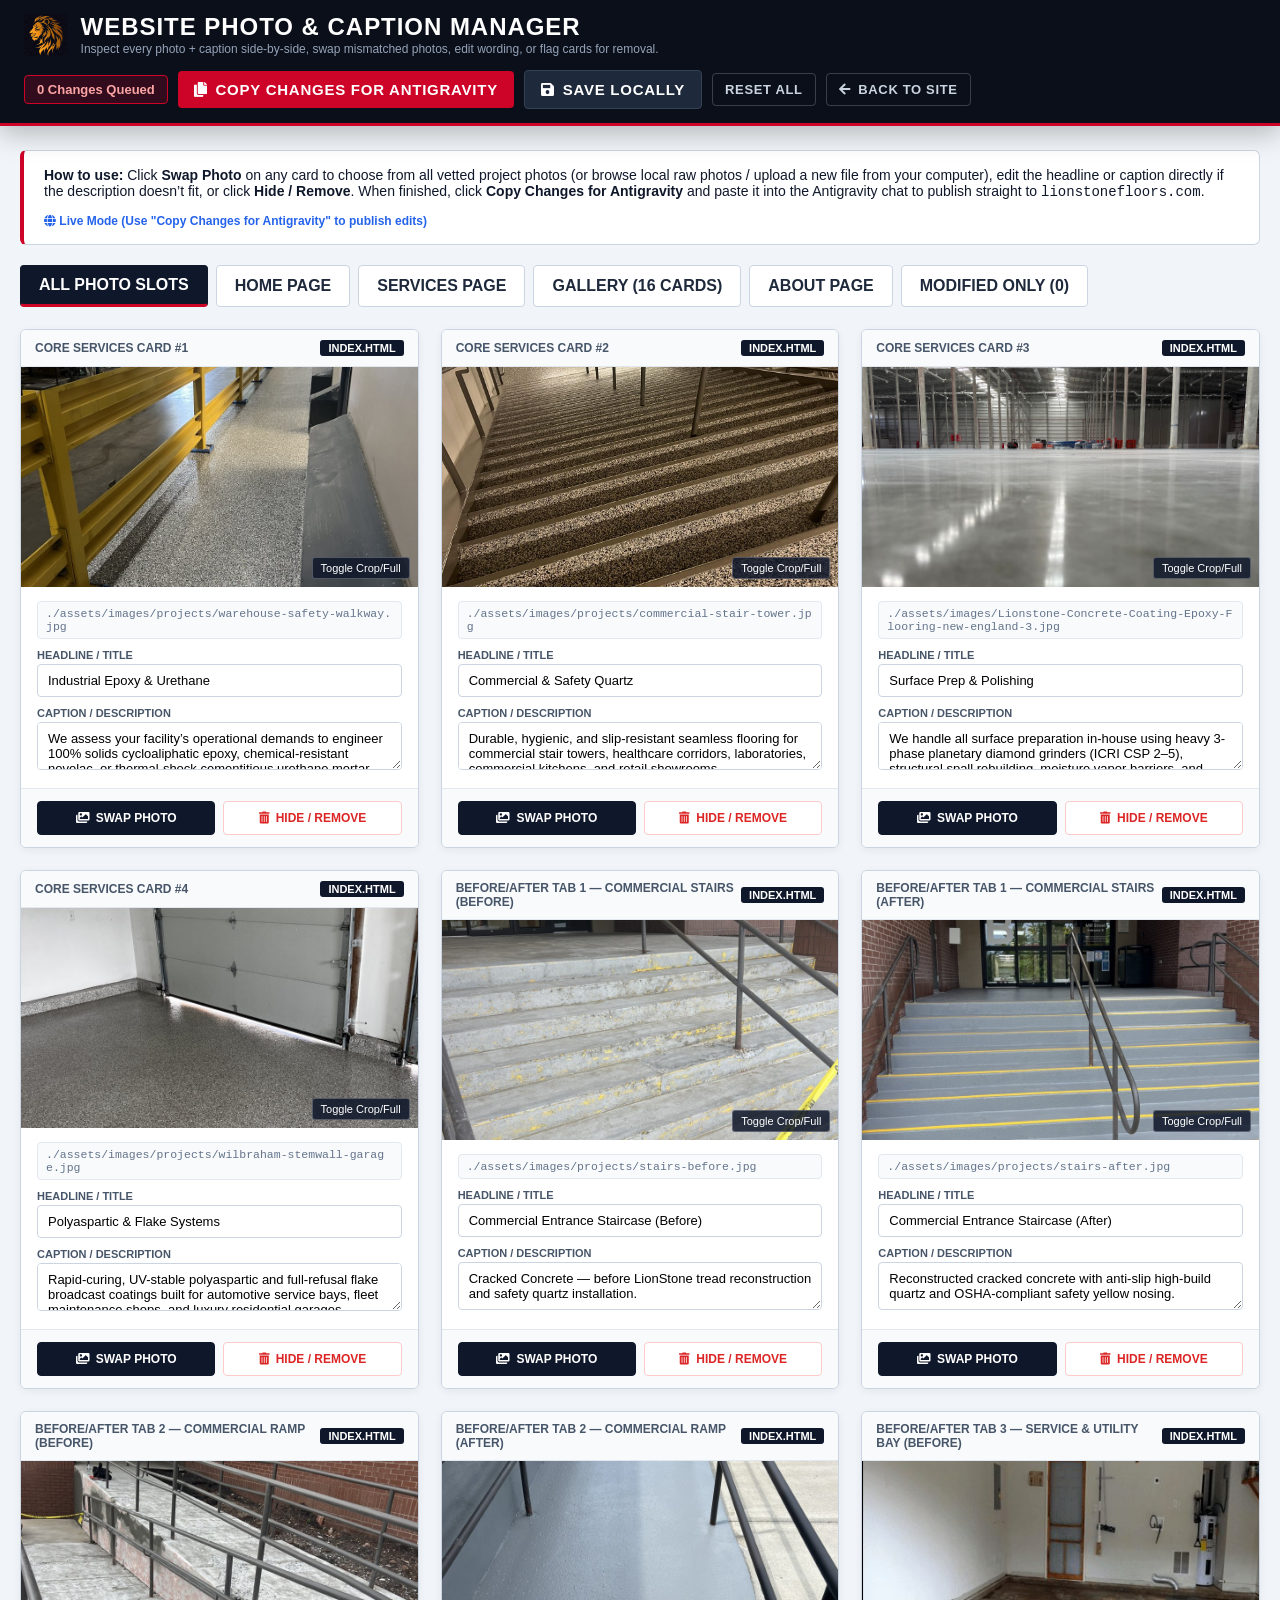
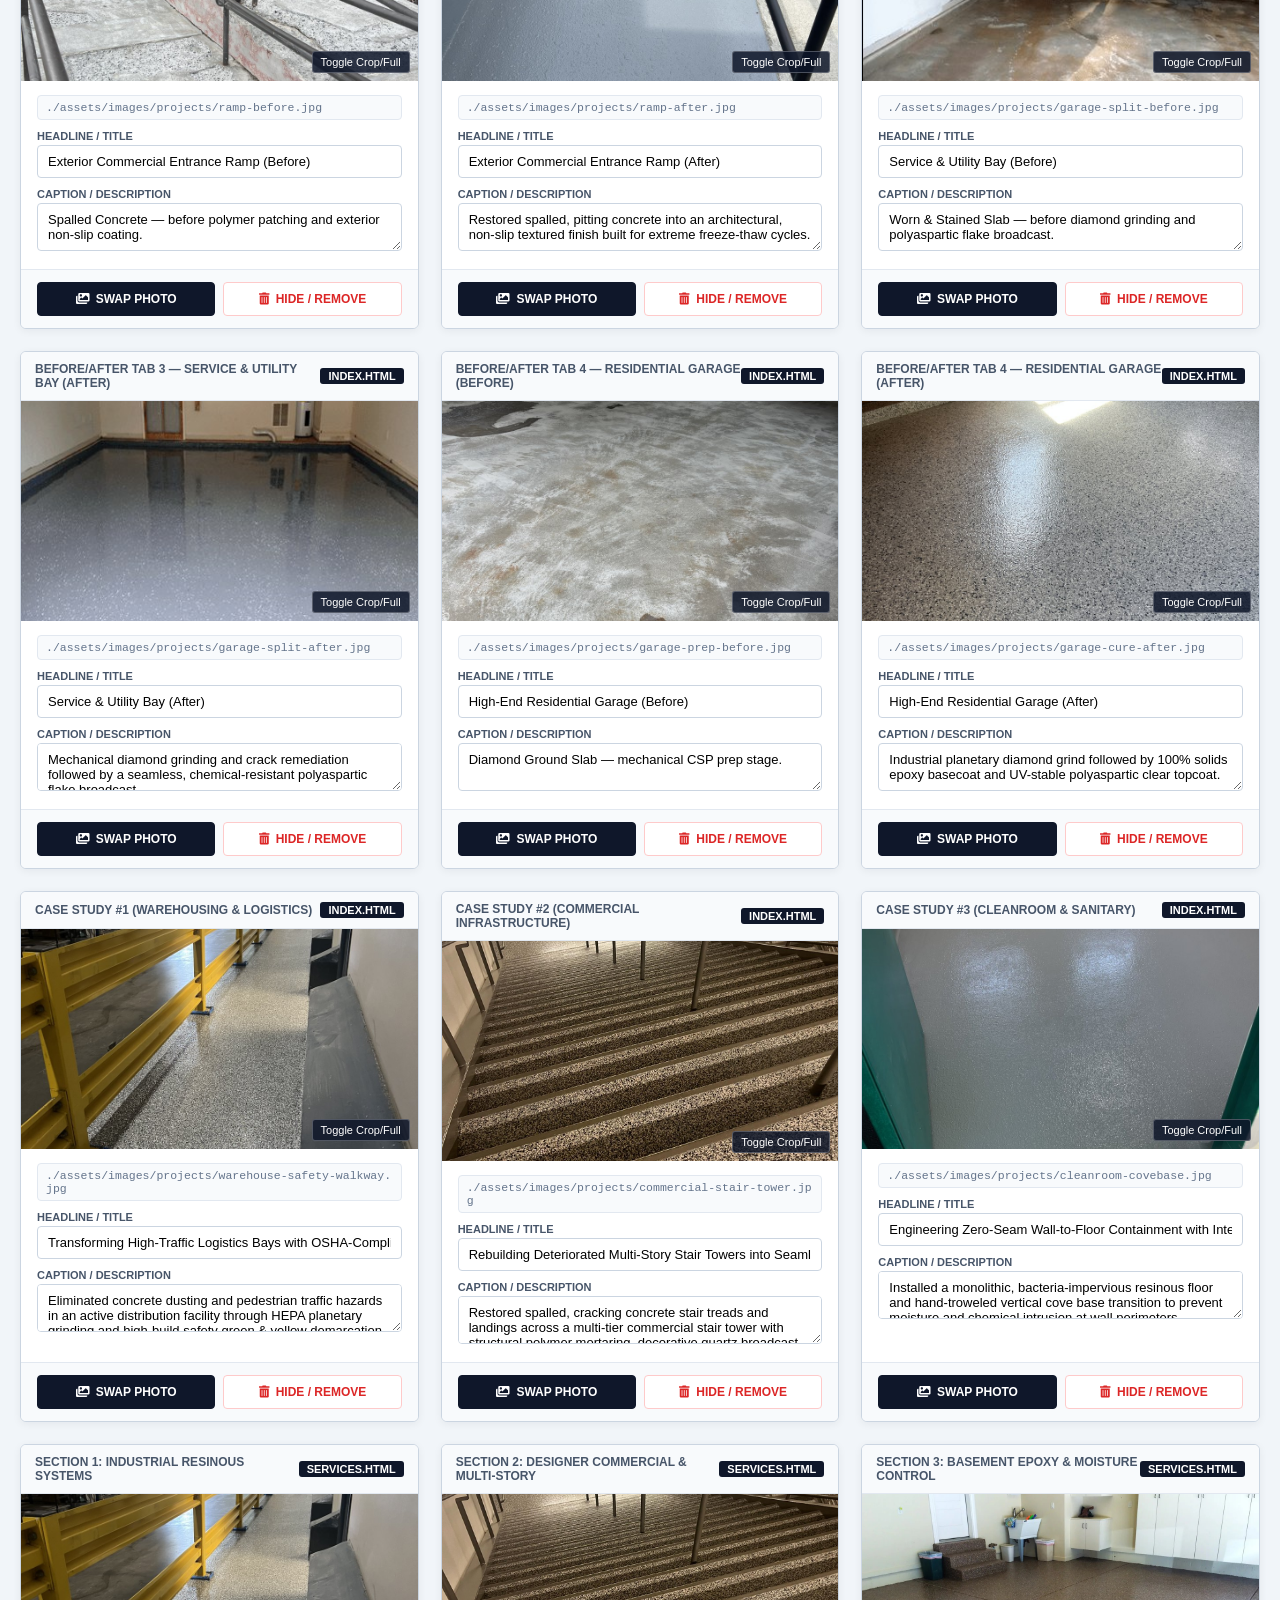
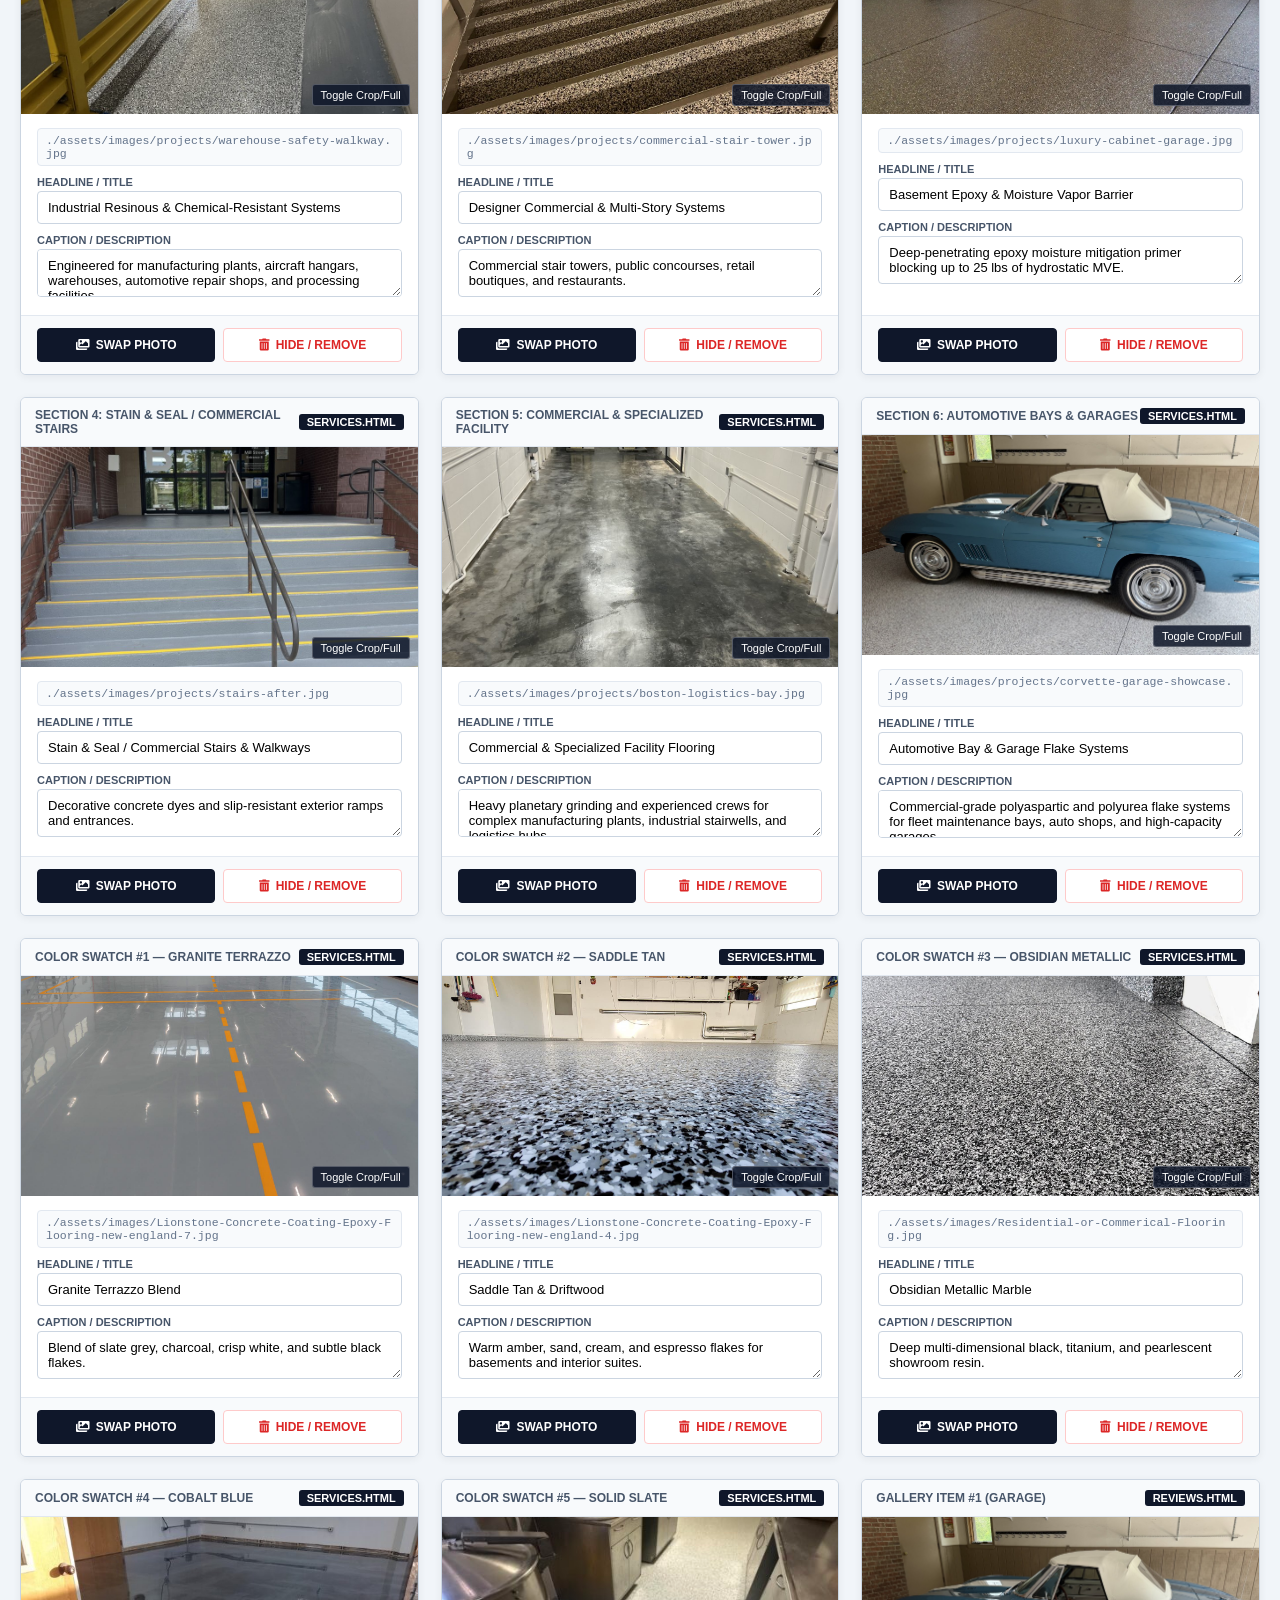
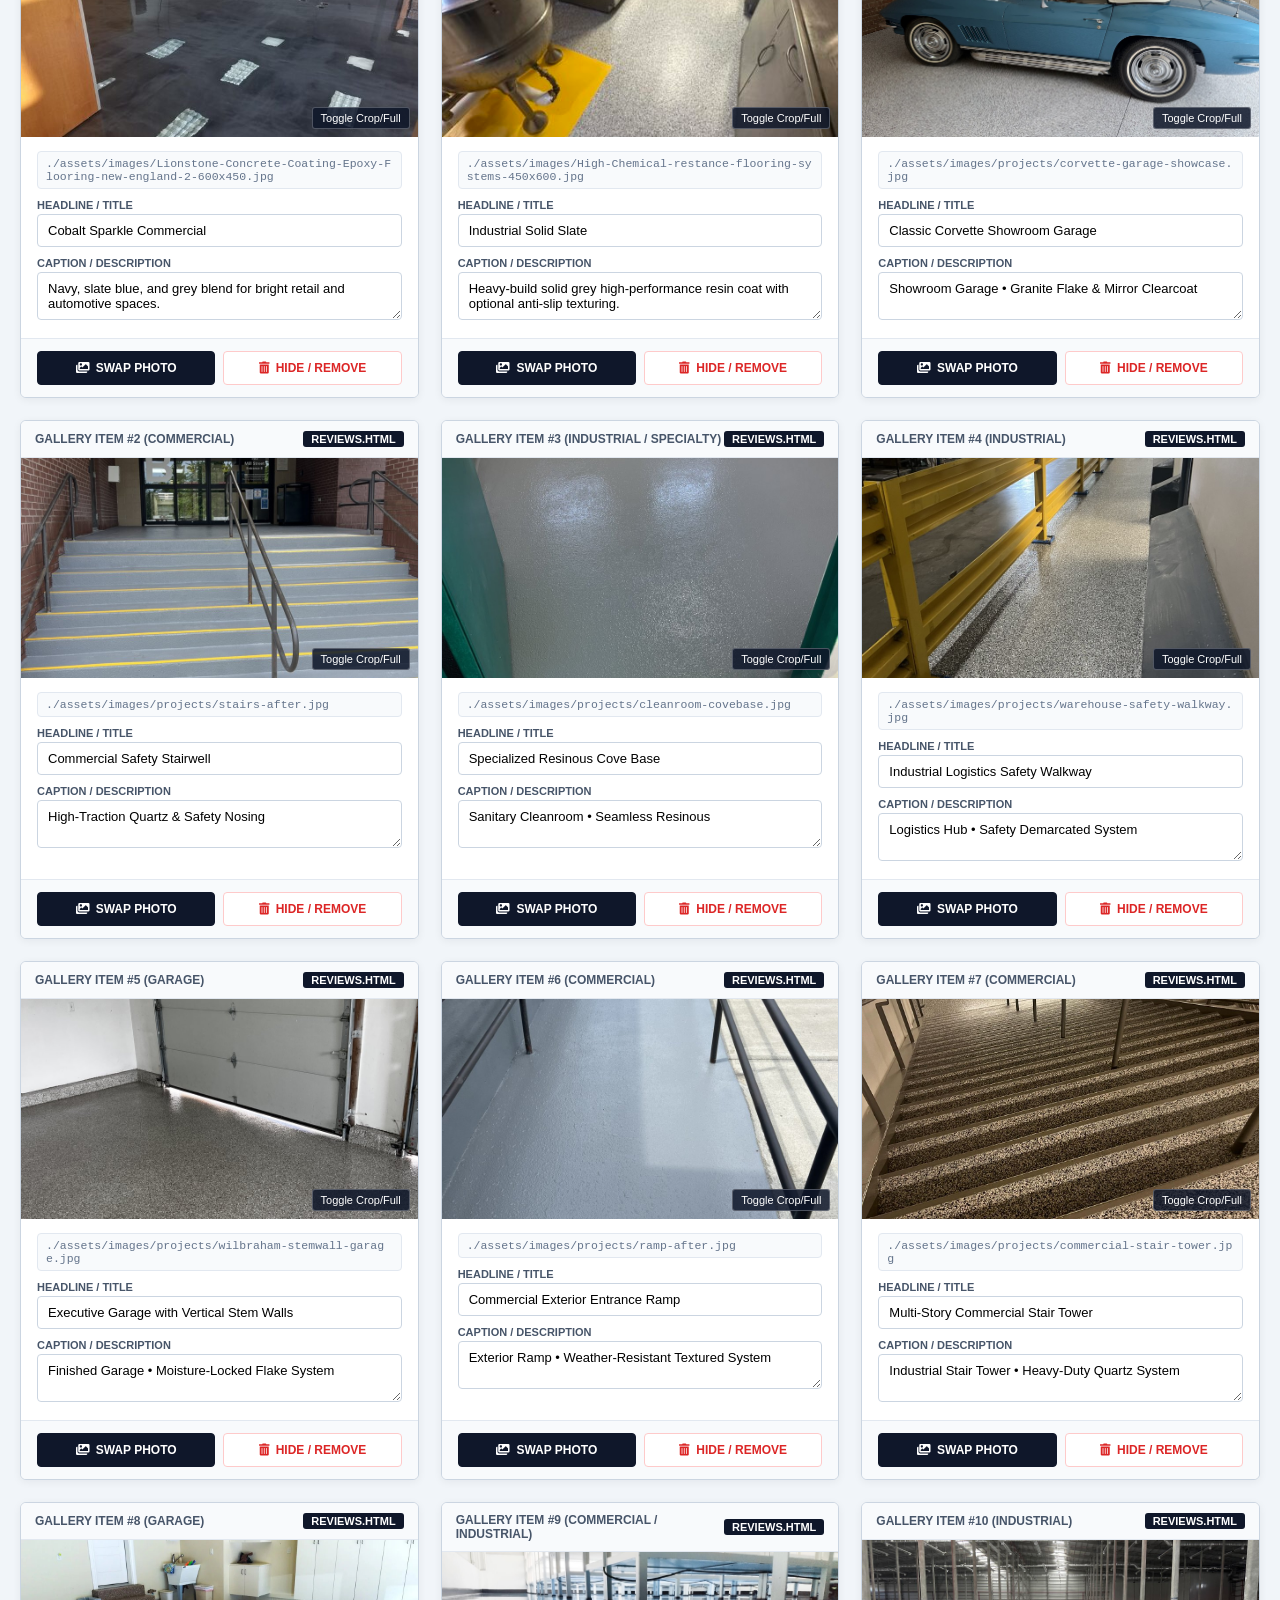
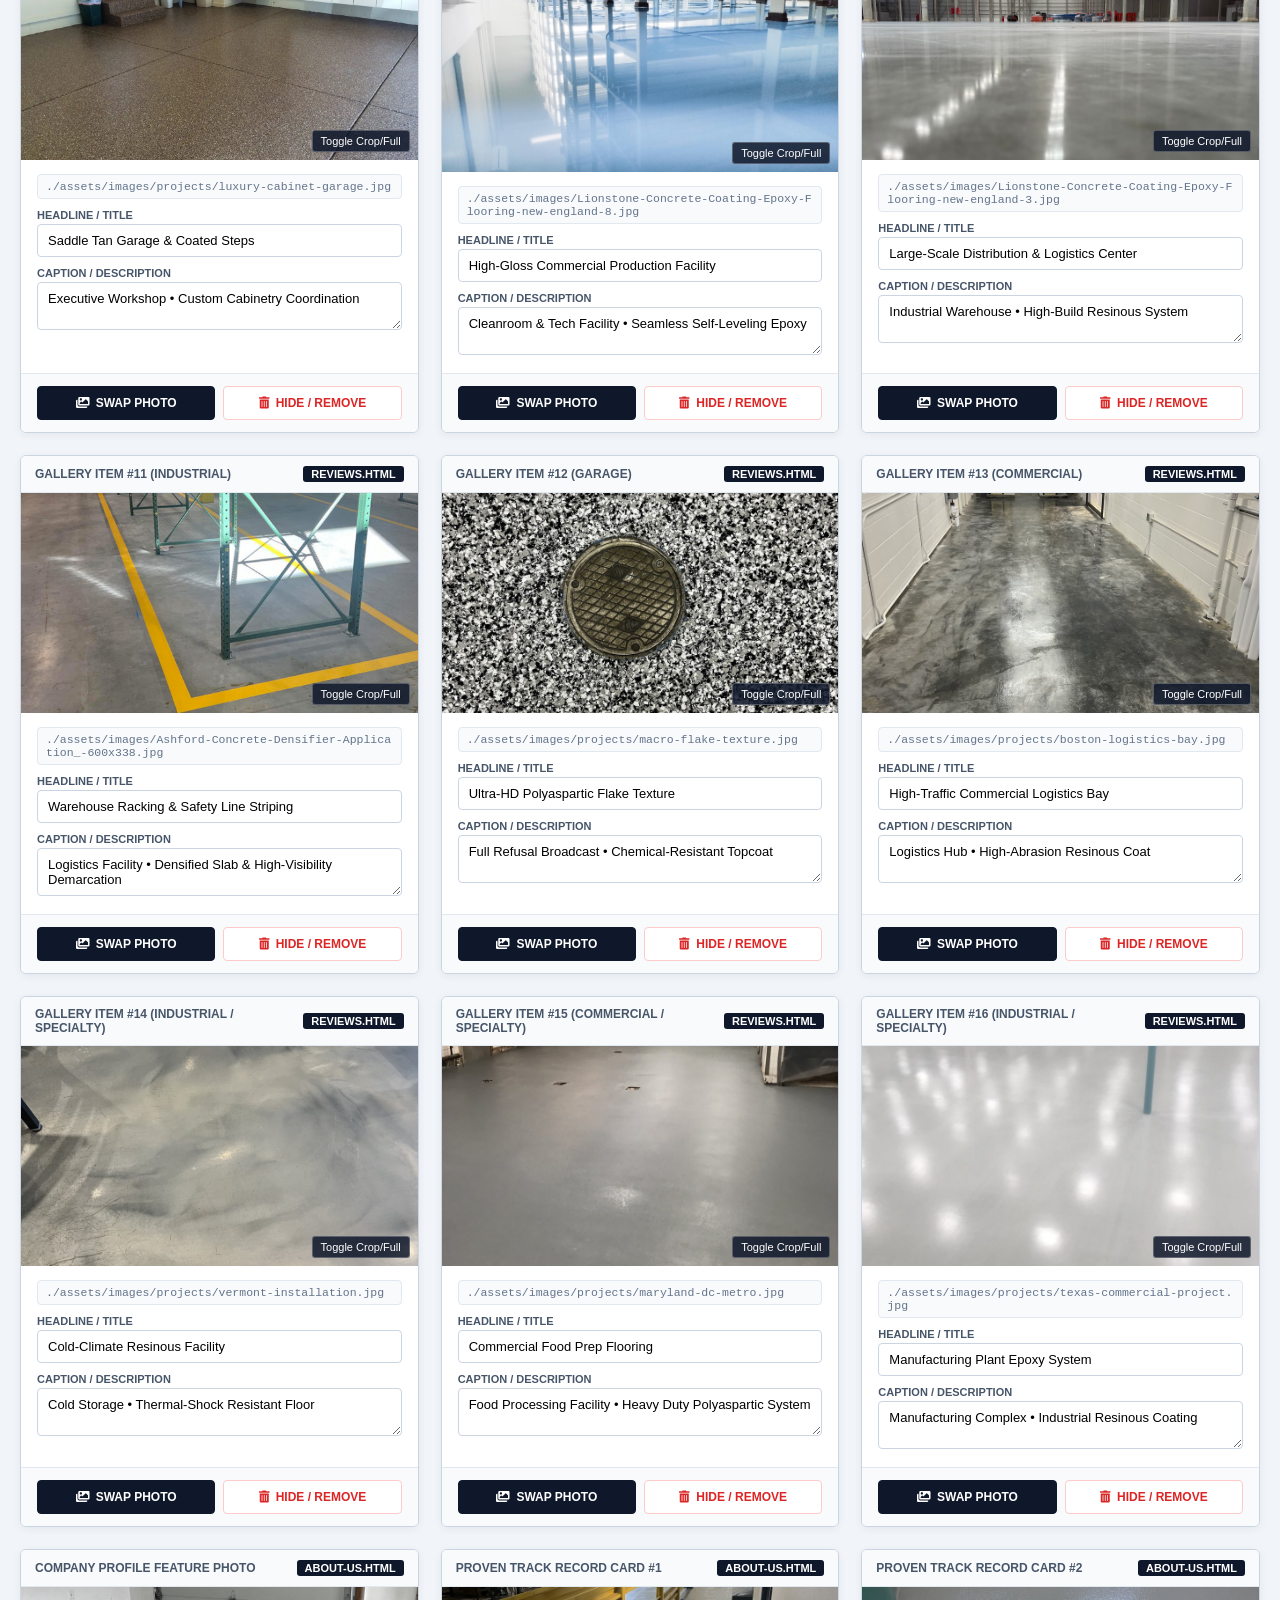
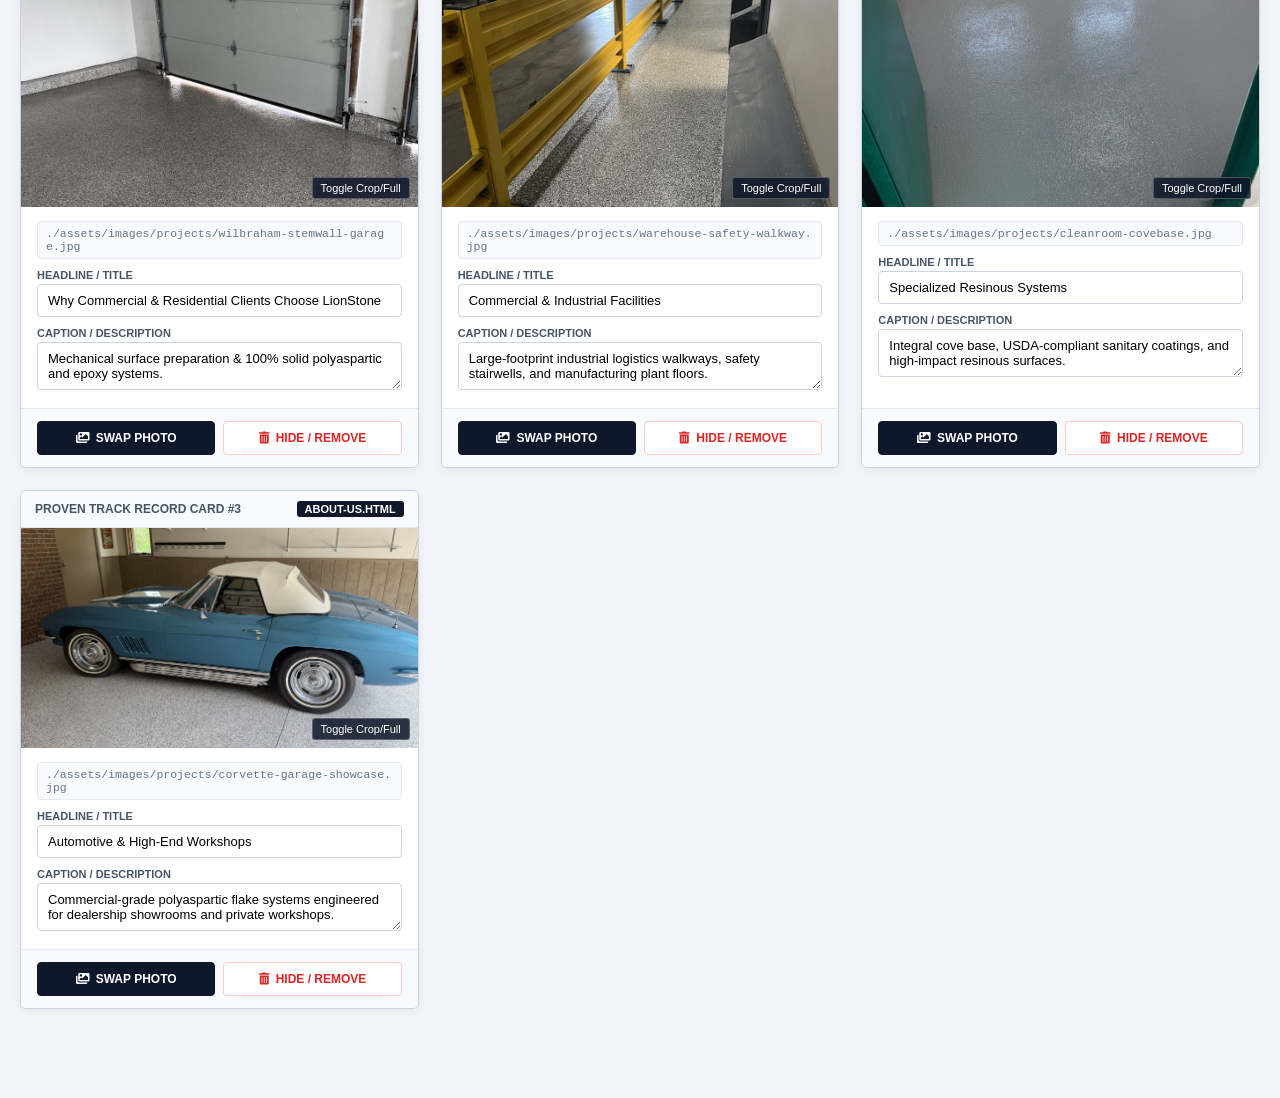
<file: photo-manager.html>
<!DOCTYPE html>
<html lang="en-US">
<head>
    <meta charset="UTF-8">
    <meta name="viewport" content="width=device-width, initial-scale=1.0">
    <title>LionStone Photo &amp; Caption Manager</title>
    <meta name="robots" content="noindex, nofollow" />
    <link rel="stylesheet" href="./assets/css/customstyle.css?v=6" />
    <link rel="stylesheet" href="https://cdnjs.cloudflare.com/ajax/libs/font-awesome/5.15.4/css/all.min.css" />
    <link rel="icon" href="./assets/images/1776804454505_LionStone-Logo-1.jpg" sizes="32x32" />
    <style>
        body { background: #F1F5F9; margin: 0; font-family: var(--ls-font-sans); color: #0F172A; }
        .pm-topbar { position: sticky; top: 0; z-index: 50; background: #0B0F19; color: #fff; padding: 14px 24px; border-bottom: 3px solid var(--ls-accent); box-shadow: 0 8px 25px rgba(0,0,0,0.25); }
        .pm-topbar-inner { max-width: 1320px; margin: 0 auto; display: flex; flex-wrap: wrap; align-items: center; justify-content: space-between; gap: 14px; }
        .pm-brand { display: flex; align-items: center; gap: 14px; }
        .pm-brand img { height: 42px; border-radius: 4px; }
        .pm-brand h1 { color: #fff; font-size: 24px; margin: 0; letter-spacing: 0.04em; }
        .pm-brand p { color: #94A3B8; font-size: 12px; margin: 2px 0 0 0; }
        .pm-actions { display: flex; align-items: center; gap: 10px; flex-wrap: wrap; }
        .pm-count-badge { background: rgba(206,3,40,0.2); border: 1px solid var(--ls-accent); color: #FCA5A5; padding: 6px 12px; border-radius: 4px; font-weight: 700; font-size: 13px; }
        .pm-btn { border: none; border-radius: 4px; padding: 10px 16px; font-family: var(--ls-font-display); font-size: 15px; font-weight: 700; text-transform: uppercase; letter-spacing: 0.05em; cursor: pointer; display: inline-flex; align-items: center; gap: 8px; transition: all 0.2s; }
        .pm-btn-red { background: var(--ls-accent); color: #fff; }
        .pm-btn-red:hover { background: #A70220; }
        .pm-btn-dark { background: #1E293B; color: #fff; border: 1px solid #334155; }
        .pm-btn-dark:hover { background: #334155; }
        .pm-btn-ghost { background: transparent; color: #CBD5E1; border: 1px solid rgba(255,255,255,0.2); font-size: 13px; padding: 8px 12px; }
        .pm-btn-ghost:hover { border-color: #fff; color: #fff; }

        .pm-container { max-width: 1320px; margin: 24px auto 60px auto; padding: 0 20px; }
        .pm-help-banner { background: #FFFFFF; border: 1px solid #CBD5E1; border-left: 4px solid var(--ls-accent); padding: 16px 20px; border-radius: 6px; margin-bottom: 20px; display: flex; flex-wrap: wrap; justify-content: space-between; align-items: center; gap: 14px; font-size: 14px; }
        .pm-tabs { display: flex; flex-wrap: wrap; gap: 8px; margin-bottom: 22px; }
        .pm-tab { background: #fff; border: 1px solid #CBD5E1; padding: 10px 18px; border-radius: 4px; font-family: var(--ls-font-display); font-size: 16px; font-weight: 700; text-transform: uppercase; cursor: pointer; color: #1E293B; }
        .pm-tab.active { background: #0F172A; color: #fff; border-color: #0F172A; border-bottom: 3px solid var(--ls-accent); }

        .pm-grid { display: grid; grid-template-columns: repeat(auto-fill, minmax(360px, 1fr)); gap: 22px; }
        .pm-card { background: #fff; border: 1px solid #CBD5E1; border-radius: 6px; overflow: hidden; display: flex; flex-direction: column; box-shadow: 0 2px 8px rgba(15,23,42,0.06); position: relative; transition: border-color 0.2s; }
        .pm-card.pm-modified { border: 2px solid #D97706; }
        .pm-card.pm-removed { opacity: 0.62; border: 2px solid #DC2626; background: #FEF2F2; }
        .pm-card-head { background: #F8FAFC; padding: 10px 14px; border-bottom: 1px solid #E2E8F0; display: flex; justify-content: space-between; align-items: center; font-size: 12px; font-weight: 700; text-transform: uppercase; color: #475569; }
        .pm-page-pill { background: #0F172A; color: #fff; padding: 2px 8px; border-radius: 3px; font-size: 11px; }
        .pm-img-wrap { height: 220px; background: #0F172A; position: relative; overflow: hidden; display: flex; align-items: center; justify-content: center; }
        .pm-img-wrap img { width: 100%; height: 100%; object-fit: cover; }
        .pm-card.pm-fit-contain .pm-img-wrap img { object-fit: contain; }
        .pm-status-ribbon { position: absolute; top: 10px; right: 10px; padding: 4px 10px; border-radius: 3px; font-size: 11px; font-weight: 800; text-transform: uppercase; display: none; }
        .pm-card.pm-modified .pm-status-ribbon { display: block; background: #D97706; color: #fff; }
        .pm-card.pm-removed .pm-status-ribbon { display: block; background: #DC2626; color: #fff; }
        .pm-fit-btn { position: absolute; bottom: 8px; right: 8px; background: rgba(15,23,42,0.85); color: #fff; border: 1px solid rgba(255,255,255,0.25); font-size: 11px; padding: 4px 8px; border-radius: 3px; cursor: pointer; }

        .pm-body { padding: 14px 16px; display: flex; flex-direction: column; gap: 10px; flex: 1; }
        .pm-path { font-family: monospace; font-size: 11.5px; color: #64748B; background: #F8FAFC; padding: 5px 8px; border-radius: 4px; border: 1px solid #E2E8F0; word-break: break-all; }
        .pm-field label { display: block; font-size: 11px; font-weight: 800; text-transform: uppercase; color: #475569; margin-bottom: 3px; }
        .pm-field input, .pm-field textarea { width: 100%; padding: 8px 10px; border: 1px solid #CBD5E1; border-radius: 4px; font-size: 13px; font-family: var(--ls-font-sans); box-sizing: border-box; }
        .pm-card-footer { padding: 12px 16px; background: #F8FAFC; border-top: 1px solid #E2E8F0; display: flex; gap: 8px; flex-wrap: wrap; }
        .pm-card-btn { flex: 1; padding: 9px 10px; font-size: 12px; font-weight: 700; text-transform: uppercase; border-radius: 4px; cursor: pointer; display: inline-flex; align-items: center; justify-content: center; gap: 6px; border: 1px solid #CBD5E1; background: #fff; color: #0F172A; }
        .pm-card-btn-swap { background: #0F172A; color: #fff; border-color: #0F172A; }
        .pm-card-btn-swap:hover { background: var(--ls-accent); border-color: var(--ls-accent); }
        .pm-card-btn-remove { color: #DC2626; border-color: #FECACA; }
        .pm-card-btn-remove:hover { background: #DC2626; color: #fff; }

        /* Picker & Output Modals */
        .pm-modal-backdrop { position: fixed; inset: 0; background: rgba(9,13,22,0.82); backdrop-filter: blur(5px); z-index: 1000; display: none; align-items: center; justify-content: center; padding: 20px; }
        .pm-modal-backdrop.active { display: flex; }
        .pm-modal { background: #fff; width: 100%; max-width: 1080px; max-height: 90vh; border-radius: 8px; overflow: hidden; display: flex; flex-direction: column; box-shadow: 0 25px 60px rgba(0,0,0,0.45); }
        .pm-modal-head { background: #0F172A; color: #fff; padding: 16px 22px; display: flex; justify-content: space-between; align-items: center; border-bottom: 3px solid var(--ls-accent); }
        .pm-modal-head h3 { color: #fff; margin: 0; font-size: 22px; }
        .pm-picker-controls { padding: 14px 22px; background: #F8FAFC; border-bottom: 1px solid #E2E8F0; display: flex; flex-wrap: wrap; gap: 10px; align-items: center; justify-content: space-between; }
        .pm-picker-tabs { display: flex; gap: 6px; flex-wrap: wrap; }
        .pm-picker-tab { padding: 7px 12px; font-size: 12px; font-weight: 700; border: 1px solid #CBD5E1; background: #fff; border-radius: 4px; cursor: pointer; }
        .pm-picker-tab.active { background: var(--ls-accent); color: #fff; border-color: var(--ls-accent); }
        .pm-picker-grid { padding: 20px; overflow-y: auto; display: grid; grid-template-columns: repeat(auto-fill, minmax(195px, 1fr)); gap: 14px; }
        .pm-pick-item { border: 2px solid #E2E8F0; border-radius: 6px; overflow: hidden; cursor: pointer; transition: all 0.15s; background: #fff; display: flex; flex-direction: column; }
        .pm-pick-item:hover { border-color: var(--ls-accent); transform: translateY(-2px); box-shadow: 0 6px 16px rgba(0,0,0,0.12); }
        .pm-pick-item img { width: 100%; height: 140px; object-fit: cover; background: #0F172A; }
        .pm-pick-label { padding: 7px 9px; font-size: 11px; font-weight: 600; color: #1E293B; word-break: break-word; }
        .pm-toast { position: fixed; bottom: 24px; right: 24px; background: #0F172A; color: #fff; border-left: 4px solid #10B981; padding: 14px 20px; border-radius: 6px; box-shadow: 0 12px 30px rgba(0,0,0,0.3); z-index: 2000; display: none; font-size: 14px; font-weight: 600; }
    </style>
</head>
<body>

<div class="pm-topbar">
    <div class="pm-topbar-inner">
        <div class="pm-brand">
            <img src="./assets/images/1776804454505_LionStone-Logo.jpg" alt="LionStone" />
            <div>
                <h1>Website Photo &amp; Caption Manager</h1>
                <p>Inspect every photo + caption side-by-side, swap mismatched photos, edit wording, or flag cards for removal.</p>
            </div>
        </div>
        <div class="pm-actions">
            <span class="pm-count-badge" id="pm-mod-count">0 Changes Queued</span>
            <button type="button" class="pm-btn pm-btn-red" id="pm-export-btn">
                <i class="fas fa-copy"></i> Copy Changes for Antigravity
            </button>
            <button type="button" class="pm-btn pm-btn-dark" id="pm-save-local-btn" title="Works when running locally on http://localhost:3000">
                <i class="fas fa-save"></i> Save Locally
            </button>
            <button type="button" class="pm-btn pm-btn-ghost" id="pm-reset-btn">Reset All</button>
            <a href="./index.html" class="pm-btn pm-btn-ghost" style="text-decoration:none;"><i class="fas fa-arrow-left"></i> Back to Site</a>
        </div>
    </div>
</div>

<div class="pm-container">
    <div class="pm-help-banner">
        <div>
            <strong>How to use:</strong> Click <strong>Swap Photo</strong> on any card to choose from all vetted project photos (or browse local raw photos / upload a new file from your computer), edit the headline or caption directly if the description doesn’t fit, or click <strong>Hide / Remove</strong>. When finished, click <strong>Copy Changes for Antigravity</strong> and paste it into the Antigravity chat to publish straight to <code>lionstonefloors.com</code>.
        </div>
        <div style="font-size:12px; color:#64748B;">
            <span id="pm-mode-indicator">Checking mode...</span>
        </div>
    </div>

    <div class="pm-tabs" id="pm-page-tabs">
        <button type="button" class="pm-tab active" data-page="ALL">All Photo Slots</button>
        <button type="button" class="pm-tab" data-page="Home Page">Home Page</button>
        <button type="button" class="pm-tab" data-page="Services Page">Services Page</button>
        <button type="button" class="pm-tab" data-page="Gallery Page">Gallery (16 Cards)</button>
        <button type="button" class="pm-tab" data-page="About Page">About Page</button>
        <button type="button" class="pm-tab" data-page="MODIFIED">Modified Only (<span id="pm-tab-mod-num">0</span>)</button>
    </div>

    <div class="pm-grid" id="pm-slots-grid"></div>
</div>

<!-- Visual Photo Library Picker Modal -->
<div class="pm-modal-backdrop" id="pm-picker-modal">
    <div class="pm-modal">
        <div class="pm-modal-head">
            <div>
                <h3 id="pm-picker-title">Choose Replacement Photo</h3>
                <span style="font-size:12px; color:#94A3B8;" id="pm-picker-subtitle">Select any photo below or pick an image file from your computer</span>
            </div>
            <button type="button" class="pm-btn pm-btn-ghost" id="pm-picker-close"><i class="fas fa-times"></i> Close</button>
        </div>
        <div class="pm-picker-controls">
            <div class="pm-picker-tabs">
                <button type="button" class="pm-picker-tab active" data-lib-group="projects">Vetted Project Photos (<span id="lib-cnt-projects">0</span>)</button>
                <button type="button" class="pm-picker-tab" data-lib-group="assets">Additional Flooring Photos (<span id="lib-cnt-assets">0</span>)</button>
                <button type="button" class="pm-picker-tab" data-lib-group="onedrive">Raw OneDrive Archive — Local PC Only (<span id="lib-cnt-onedrive">0</span>)</button>
            </div>
            <div style="display:flex; gap:8px; align-items:center; flex-wrap:wrap;">
                <input type="text" id="pm-picker-search" placeholder="Search filename..." style="padding:7px 11px; border:1px solid #CBD5E1; border-radius:4px; font-size:13px;" />
                <label class="pm-btn pm-btn-dark" style="font-size:12px; padding:7px 12px; cursor:pointer; margin:0;">
                    <i class="fas fa-upload"></i> Upload From PC
                    <input type="file" id="pm-file-upload" accept="image/*" style="display:none;" />
                </label>
            </div>
        </div>
        <div id="pm-onedrive-note" style="display:none; background:#FFFBEB; border-bottom:1px solid #FDE68A; padding:10px 22px; font-size:12.5px; color:#92400E;">
            <strong>Note:</strong> Raw <code>OneDrive_1_9-30-2026</code> archive photos appear when opening <code>photo-manager.html</code> locally on your computer (<code>file://</code> or <code>localhost:3000</code>). If viewing online and thumbnails are blank, open the file on your computer or use <strong>Upload From PC</strong>.
        </div>
        <div class="pm-picker-grid" id="pm-picker-grid"></div>
    </div>
</div>

<!-- Export Summary Modal -->
<div class="pm-modal-backdrop" id="pm-export-modal">
    <div class="pm-modal" style="max-width: 780px;">
        <div class="pm-modal-head">
            <h3>Your Requested Photo &amp; Caption Updates</h3>
            <button type="button" class="pm-btn pm-btn-ghost" id="pm-export-close"><i class="fas fa-times"></i> Close</button>
        </div>
        <div style="padding: 20px; overflow-y: auto;">
            <p style="font-size:14px; color:#475569; margin-top:0;">Copy the summary below and paste it into the Antigravity chat to apply all changes live to <code>lionstonefloors.com</code>:</p>
            <textarea id="pm-export-text" rows="14" readonly style="width:100%; font-family:monospace; font-size:12.5px; padding:12px; border:1px solid #CBD5E1; border-radius:6px; box-sizing:border-box; background:#F8FAFC;"></textarea>
            <div style="display:flex; justify-content:flex-end; gap:10px; margin-top:14px;">
                <button type="button" class="pm-btn pm-btn-red" id="pm-copy-textarea-btn"><i class="fas fa-copy"></i> Copy to Clipboard</button>
            </div>
        </div>
    </div>
</div>

<div class="pm-toast" id="pm-toast"></div>

<script>
const PHOTO_SLOTS = [
  {
    "id": "home-service-1",
    "page": "Home Page",
    "file": "index.html",
    "section": "Core Services Card #1",
    "src": "./assets/images/projects/warehouse-safety-walkway.jpg",
    "title": "Industrial Epoxy & Urethane",
    "caption": "We assess your facility\u2019s operational demands to engineer 100% solids cycloaliphatic epoxy, chemical-resistant novolac, or thermal-shock cementitious urethane mortar systems."
  },
  {
    "id": "home-service-2",
    "page": "Home Page",
    "file": "index.html",
    "section": "Core Services Card #2",
    "src": "./assets/images/projects/commercial-stair-tower.jpg",
    "title": "Commercial & Safety Quartz",
    "caption": "Durable, hygienic, and slip-resistant seamless flooring for commercial stair towers, healthcare corridors, laboratories, commercial kitchens, and retail showrooms."
  },
  {
    "id": "home-service-3",
    "page": "Home Page",
    "file": "index.html",
    "section": "Core Services Card #3",
    "src": "./assets/images/Lionstone-Concrete-Coating-Epoxy-Flooring-new-england-3.jpg",
    "title": "Surface Prep & Polishing",
    "caption": "We handle all surface preparation in-house using heavy 3-phase planetary diamond grinders (ICRI CSP 2\u20135), structural spall rebuilding, moisture vapor barriers, and concrete densifying."
  },
  {
    "id": "home-service-4",
    "page": "Home Page",
    "file": "index.html",
    "section": "Core Services Card #4",
    "src": "./assets/images/projects/wilbraham-stemwall-garage.jpg",
    "title": "Polyaspartic & Flake Systems",
    "caption": "Rapid-curing, UV-stable polyaspartic and full-refusal flake broadcast coatings built for automotive service bays, fleet maintenance shops, and luxury residential garages."
  },
  {
    "id": "home-ba-1-before",
    "page": "Home Page",
    "file": "index.html",
    "section": "Before/After Tab 1 \u2014 Commercial Stairs (BEFORE)",
    "src": "./assets/images/projects/stairs-before.jpg",
    "title": "Commercial Entrance Staircase (Before)",
    "caption": "Cracked Concrete \u2014 before LionStone tread reconstruction and safety quartz installation."
  },
  {
    "id": "home-ba-1-after",
    "page": "Home Page",
    "file": "index.html",
    "section": "Before/After Tab 1 \u2014 Commercial Stairs (AFTER)",
    "src": "./assets/images/projects/stairs-after.jpg",
    "title": "Commercial Entrance Staircase (After)",
    "caption": "Reconstructed cracked concrete with anti-slip high-build quartz and OSHA-compliant safety yellow nosing."
  },
  {
    "id": "home-ba-2-before",
    "page": "Home Page",
    "file": "index.html",
    "section": "Before/After Tab 2 \u2014 Commercial Ramp (BEFORE)",
    "src": "./assets/images/projects/ramp-before.jpg",
    "title": "Exterior Commercial Entrance Ramp (Before)",
    "caption": "Spalled Concrete \u2014 before polymer patching and exterior non-slip coating."
  },
  {
    "id": "home-ba-2-after",
    "page": "Home Page",
    "file": "index.html",
    "section": "Before/After Tab 2 \u2014 Commercial Ramp (AFTER)",
    "src": "./assets/images/projects/ramp-after.jpg",
    "title": "Exterior Commercial Entrance Ramp (After)",
    "caption": "Restored spalled, pitting concrete into an architectural, non-slip textured finish built for extreme freeze-thaw cycles."
  },
  {
    "id": "home-ba-3-before",
    "page": "Home Page",
    "file": "index.html",
    "section": "Before/After Tab 3 \u2014 Service & Utility Bay (BEFORE)",
    "src": "./assets/images/projects/garage-split-before.jpg",
    "title": "Service & Utility Bay (Before)",
    "caption": "Worn & Stained Slab \u2014 before diamond grinding and polyaspartic flake broadcast."
  },
  {
    "id": "home-ba-3-after",
    "page": "Home Page",
    "file": "index.html",
    "section": "Before/After Tab 3 \u2014 Service & Utility Bay (AFTER)",
    "src": "./assets/images/projects/garage-split-after.jpg",
    "title": "Service & Utility Bay (After)",
    "caption": "Mechanical diamond grinding and crack remediation followed by a seamless, chemical-resistant polyaspartic flake broadcast."
  },
  {
    "id": "home-ba-4-before",
    "page": "Home Page",
    "file": "index.html",
    "section": "Before/After Tab 4 \u2014 Residential Garage (BEFORE)",
    "src": "./assets/images/projects/garage-prep-before.jpg",
    "title": "High-End Residential Garage (Before)",
    "caption": "Diamond Ground Slab \u2014 mechanical CSP prep stage."
  },
  {
    "id": "home-ba-4-after",
    "page": "Home Page",
    "file": "index.html",
    "section": "Before/After Tab 4 \u2014 Residential Garage (AFTER)",
    "src": "./assets/images/projects/garage-cure-after.jpg",
    "title": "High-End Residential Garage (After)",
    "caption": "Industrial planetary diamond grind followed by 100% solids epoxy basecoat and UV-stable polyaspartic clear topcoat."
  },
  {
    "id": "home-case-1",
    "page": "Home Page",
    "file": "index.html",
    "section": "Case Study #1 (Warehousing & Logistics)",
    "src": "./assets/images/projects/warehouse-safety-walkway.jpg",
    "title": "Transforming High-Traffic Logistics Bays with OSHA-Compliant Resinous Walkways",
    "caption": "Eliminated concrete dusting and pedestrian traffic hazards in an active distribution facility through HEPA planetary grinding and high-build safety green & yellow demarcation."
  },
  {
    "id": "home-case-2",
    "page": "Home Page",
    "file": "index.html",
    "section": "Case Study #2 (Commercial Infrastructure)",
    "src": "./assets/images/projects/commercial-stair-tower.jpg",
    "title": "Rebuilding Deteriorated Multi-Story Stair Towers into Seamless Safety Quartz",
    "caption": "Restored spalled, cracking concrete stair treads and landings across a multi-tier commercial stair tower with structural polymer mortaring, decorative quartz broadcast, and high-visibility nosing."
  },
  {
    "id": "home-case-3",
    "page": "Home Page",
    "file": "index.html",
    "section": "Case Study #3 (Cleanroom & Sanitary)",
    "src": "./assets/images/projects/cleanroom-covebase.jpg",
    "title": "Engineering Zero-Seam Wall-to-Floor Containment with Integral Radius Cove Base",
    "caption": "Installed a monolithic, bacteria-impervious resinous floor and hand-troweled vertical cove base transition to prevent moisture and chemical intrusion at wall perimeters."
  },
  {
    "id": "services-sec-1",
    "page": "Services Page",
    "file": "services.html",
    "section": "Section 1: Industrial Resinous Systems",
    "src": "./assets/images/projects/warehouse-safety-walkway.jpg",
    "title": "Industrial Resinous & Chemical-Resistant Systems",
    "caption": "Engineered for manufacturing plants, aircraft hangars, warehouses, automotive repair shops, and processing facilities."
  },
  {
    "id": "services-sec-2",
    "page": "Services Page",
    "file": "services.html",
    "section": "Section 2: Designer Commercial & Multi-Story",
    "src": "./assets/images/projects/commercial-stair-tower.jpg",
    "title": "Designer Commercial & Multi-Story Systems",
    "caption": "Commercial stair towers, public concourses, retail boutiques, and restaurants."
  },
  {
    "id": "services-sec-3",
    "page": "Services Page",
    "file": "services.html",
    "section": "Section 3: Basement Epoxy & Moisture Control",
    "src": "./assets/images/projects/luxury-cabinet-garage.jpg",
    "title": "Basement Epoxy & Moisture Vapor Barrier",
    "caption": "Deep-penetrating epoxy moisture mitigation primer blocking up to 25 lbs of hydrostatic MVE."
  },
  {
    "id": "services-sec-4",
    "page": "Services Page",
    "file": "services.html",
    "section": "Section 4: Stain & Seal / Commercial Stairs",
    "src": "./assets/images/projects/stairs-after.jpg",
    "title": "Stain & Seal / Commercial Stairs & Walkways",
    "caption": "Decorative concrete dyes and slip-resistant exterior ramps and entrances."
  },
  {
    "id": "services-sec-5",
    "page": "Services Page",
    "file": "services.html",
    "section": "Section 5: Commercial & Specialized Facility",
    "src": "./assets/images/projects/boston-logistics-bay.jpg",
    "title": "Commercial & Specialized Facility Flooring",
    "caption": "Heavy planetary grinding and experienced crews for complex manufacturing plants, industrial stairwells, and logistics hubs."
  },
  {
    "id": "services-sec-6",
    "page": "Services Page",
    "file": "services.html",
    "section": "Section 6: Automotive Bays & Garages",
    "src": "./assets/images/projects/corvette-garage-showcase.jpg",
    "title": "Automotive Bay & Garage Flake Systems",
    "caption": "Commercial-grade polyaspartic and polyurea flake systems for fleet maintenance bays, auto shops, and high-capacity garages."
  },
  {
    "id": "services-swatch-1",
    "page": "Services Page",
    "file": "services.html",
    "section": "Color Swatch #1 \u2014 Granite Terrazzo",
    "src": "./assets/images/Lionstone-Concrete-Coating-Epoxy-Flooring-new-england-7.jpg",
    "title": "Granite Terrazzo Blend",
    "caption": "Blend of slate grey, charcoal, crisp white, and subtle black flakes."
  },
  {
    "id": "services-swatch-2",
    "page": "Services Page",
    "file": "services.html",
    "section": "Color Swatch #2 \u2014 Saddle Tan",
    "src": "./assets/images/Lionstone-Concrete-Coating-Epoxy-Flooring-new-england-4.jpg",
    "title": "Saddle Tan & Driftwood",
    "caption": "Warm amber, sand, cream, and espresso flakes for basements and interior suites."
  },
  {
    "id": "services-swatch-3",
    "page": "Services Page",
    "file": "services.html",
    "section": "Color Swatch #3 \u2014 Obsidian Metallic",
    "src": "./assets/images/Residential-or-Commerical-Flooring.jpg",
    "title": "Obsidian Metallic Marble",
    "caption": "Deep multi-dimensional black, titanium, and pearlescent showroom resin."
  },
  {
    "id": "services-swatch-4",
    "page": "Services Page",
    "file": "services.html",
    "section": "Color Swatch #4 \u2014 Cobalt Blue",
    "src": "./assets/images/Lionstone-Concrete-Coating-Epoxy-Flooring-new-england-2-600x450.jpg",
    "title": "Cobalt Sparkle Commercial",
    "caption": "Navy, slate blue, and grey blend for bright retail and automotive spaces."
  },
  {
    "id": "services-swatch-5",
    "page": "Services Page",
    "file": "services.html",
    "section": "Color Swatch #5 \u2014 Solid Slate",
    "src": "./assets/images/High-Chemical-restance-flooring-systems-450x600.jpg",
    "title": "Industrial Solid Slate",
    "caption": "Heavy-build solid grey high-performance resin coat with optional anti-slip texturing."
  },
  {
    "id": "gallery-1",
    "page": "Gallery Page",
    "file": "reviews.html",
    "section": "Gallery Item #1 (Garage)",
    "src": "./assets/images/projects/corvette-garage-showcase.jpg",
    "title": "Classic Corvette Showroom Garage",
    "caption": "Showroom Garage \u2022 Granite Flake & Mirror Clearcoat"
  },
  {
    "id": "gallery-2",
    "page": "Gallery Page",
    "file": "reviews.html",
    "section": "Gallery Item #2 (Commercial)",
    "src": "./assets/images/projects/stairs-after.jpg",
    "title": "Commercial Safety Stairwell",
    "caption": "High-Traction Quartz & Safety Nosing"
  },
  {
    "id": "gallery-3",
    "page": "Gallery Page",
    "file": "reviews.html",
    "section": "Gallery Item #3 (Industrial / Specialty)",
    "src": "./assets/images/projects/cleanroom-covebase.jpg",
    "title": "Specialized Resinous Cove Base",
    "caption": "Sanitary Cleanroom \u2022 Seamless Resinous"
  },
  {
    "id": "gallery-4",
    "page": "Gallery Page",
    "file": "reviews.html",
    "section": "Gallery Item #4 (Industrial)",
    "src": "./assets/images/projects/warehouse-safety-walkway.jpg",
    "title": "Industrial Logistics Safety Walkway",
    "caption": "Logistics Hub \u2022 Safety Demarcated System"
  },
  {
    "id": "gallery-5",
    "page": "Gallery Page",
    "file": "reviews.html",
    "section": "Gallery Item #5 (Garage)",
    "src": "./assets/images/projects/wilbraham-stemwall-garage.jpg",
    "title": "Executive Garage with Vertical Stem Walls",
    "caption": "Finished Garage \u2022 Moisture-Locked Flake System"
  },
  {
    "id": "gallery-6",
    "page": "Gallery Page",
    "file": "reviews.html",
    "section": "Gallery Item #6 (Commercial)",
    "src": "./assets/images/projects/ramp-after.jpg",
    "title": "Commercial Exterior Entrance Ramp",
    "caption": "Exterior Ramp \u2022 Weather-Resistant Textured System"
  },
  {
    "id": "gallery-7",
    "page": "Gallery Page",
    "file": "reviews.html",
    "section": "Gallery Item #7 (Commercial)",
    "src": "./assets/images/projects/commercial-stair-tower.jpg",
    "title": "Multi-Story Commercial Stair Tower",
    "caption": "Industrial Stair Tower \u2022 Heavy-Duty Quartz System"
  },
  {
    "id": "gallery-8",
    "page": "Gallery Page",
    "file": "reviews.html",
    "section": "Gallery Item #8 (Garage)",
    "src": "./assets/images/projects/luxury-cabinet-garage.jpg",
    "title": "Saddle Tan Garage & Coated Steps",
    "caption": "Executive Workshop \u2022 Custom Cabinetry Coordination"
  },
  {
    "id": "gallery-9",
    "page": "Gallery Page",
    "file": "reviews.html",
    "section": "Gallery Item #9 (Commercial / Industrial)",
    "src": "./assets/images/Lionstone-Concrete-Coating-Epoxy-Flooring-new-england-8.jpg",
    "title": "High-Gloss Commercial Production Facility",
    "caption": "Cleanroom & Tech Facility \u2022 Seamless Self-Leveling Epoxy"
  },
  {
    "id": "gallery-10",
    "page": "Gallery Page",
    "file": "reviews.html",
    "section": "Gallery Item #10 (Industrial)",
    "src": "./assets/images/Lionstone-Concrete-Coating-Epoxy-Flooring-new-england-3.jpg",
    "title": "Large-Scale Distribution & Logistics Center",
    "caption": "Industrial Warehouse \u2022 High-Build Resinous System"
  },
  {
    "id": "gallery-11",
    "page": "Gallery Page",
    "file": "reviews.html",
    "section": "Gallery Item #11 (Industrial)",
    "src": "./assets/images/Ashford-Concrete-Densifier-Application_-600x338.jpg",
    "title": "Warehouse Racking & Safety Line Striping",
    "caption": "Logistics Facility \u2022 Densified Slab & High-Visibility Demarcation"
  },
  {
    "id": "gallery-12",
    "page": "Gallery Page",
    "file": "reviews.html",
    "section": "Gallery Item #12 (Garage)",
    "src": "./assets/images/projects/macro-flake-texture.jpg",
    "title": "Ultra-HD Polyaspartic Flake Texture",
    "caption": "Full Refusal Broadcast \u2022 Chemical-Resistant Topcoat"
  },
  {
    "id": "gallery-13",
    "page": "Gallery Page",
    "file": "reviews.html",
    "section": "Gallery Item #13 (Commercial)",
    "src": "./assets/images/projects/boston-logistics-bay.jpg",
    "title": "High-Traffic Commercial Logistics Bay",
    "caption": "Logistics Hub \u2022 High-Abrasion Resinous Coat"
  },
  {
    "id": "gallery-14",
    "page": "Gallery Page",
    "file": "reviews.html",
    "section": "Gallery Item #14 (Industrial / Specialty)",
    "src": "./assets/images/projects/vermont-installation.jpg",
    "title": "Cold-Climate Resinous Facility",
    "caption": "Cold Storage \u2022 Thermal-Shock Resistant Floor"
  },
  {
    "id": "gallery-15",
    "page": "Gallery Page",
    "file": "reviews.html",
    "section": "Gallery Item #15 (Commercial / Specialty)",
    "src": "./assets/images/projects/maryland-dc-metro.jpg",
    "title": "Commercial Food Prep Flooring",
    "caption": "Food Processing Facility \u2022 Heavy Duty Polyaspartic System"
  },
  {
    "id": "gallery-16",
    "page": "Gallery Page",
    "file": "reviews.html",
    "section": "Gallery Item #16 (Industrial / Specialty)",
    "src": "./assets/images/projects/texas-commercial-project.jpg",
    "title": "Manufacturing Plant Epoxy System",
    "caption": "Manufacturing Complex \u2022 Industrial Resinous Coating"
  },
  {
    "id": "about-main",
    "page": "About Page",
    "file": "about-us.html",
    "section": "Company Profile Feature Photo",
    "src": "./assets/images/projects/wilbraham-stemwall-garage.jpg",
    "title": "Why Commercial & Residential Clients Choose LionStone",
    "caption": "Mechanical surface preparation & 100% solid polyaspartic and epoxy systems."
  },
  {
    "id": "about-card-1",
    "page": "About Page",
    "file": "about-us.html",
    "section": "Proven Track Record Card #1",
    "src": "./assets/images/projects/warehouse-safety-walkway.jpg",
    "title": "Commercial & Industrial Facilities",
    "caption": "Large-footprint industrial logistics walkways, safety stairwells, and manufacturing plant floors."
  },
  {
    "id": "about-card-2",
    "page": "About Page",
    "file": "about-us.html",
    "section": "Proven Track Record Card #2",
    "src": "./assets/images/projects/cleanroom-covebase.jpg",
    "title": "Specialized Resinous Systems",
    "caption": "Integral cove base, USDA-compliant sanitary coatings, and high-impact resinous surfaces."
  },
  {
    "id": "about-card-3",
    "page": "About Page",
    "file": "about-us.html",
    "section": "Proven Track Record Card #3",
    "src": "./assets/images/projects/corvette-garage-showcase.jpg",
    "title": "Automotive & High-End Workshops",
    "caption": "Commercial-grade polyaspartic flake systems engineered for dealership showrooms and private workshops."
  }
];
const PHOTO_LIBRARY = [
  {
    "path": "./assets/images/projects/boston-logistics-bay.jpg",
    "label": "Boston Logistics Bay",
    "group": "projects"
  },
  {
    "path": "./assets/images/projects/cleanroom-covebase.jpg",
    "label": "Cleanroom Covebase",
    "group": "projects"
  },
  {
    "path": "./assets/images/projects/commercial-stair-tower.jpg",
    "label": "Commercial Stair Tower",
    "group": "projects"
  },
  {
    "path": "./assets/images/projects/corvette-garage-angle2.jpg",
    "label": "Corvette Garage Angle2",
    "group": "projects"
  },
  {
    "path": "./assets/images/projects/corvette-garage-showcase.jpg",
    "label": "Corvette Garage Showcase",
    "group": "projects"
  },
  {
    "path": "./assets/images/projects/garage-cure-after.jpg",
    "label": "Garage Cure After",
    "group": "projects"
  },
  {
    "path": "./assets/images/projects/garage-prep-before.jpg",
    "label": "Garage Prep Before",
    "group": "projects"
  },
  {
    "path": "./assets/images/projects/garage-split-after.jpg",
    "label": "Garage Split After",
    "group": "projects"
  },
  {
    "path": "./assets/images/projects/garage-split-before.jpg",
    "label": "Garage Split Before",
    "group": "projects"
  },
  {
    "path": "./assets/images/projects/luxury-cabinet-garage.jpg",
    "label": "Luxury Cabinet Garage",
    "group": "projects"
  },
  {
    "path": "./assets/images/projects/macro-flake-texture.jpg",
    "label": "Macro Flake Texture",
    "group": "projects"
  },
  {
    "path": "./assets/images/projects/maryland-dc-metro.jpg",
    "label": "Maryland Dc Metro",
    "group": "projects"
  },
  {
    "path": "./assets/images/projects/ramp-after.jpg",
    "label": "Ramp After",
    "group": "projects"
  },
  {
    "path": "./assets/images/projects/ramp-before.jpg",
    "label": "Ramp Before",
    "group": "projects"
  },
  {
    "path": "./assets/images/projects/split-garage-comparison.jpg",
    "label": "Split Garage Comparison",
    "group": "projects"
  },
  {
    "path": "./assets/images/projects/stairs-after.jpg",
    "label": "Stairs After",
    "group": "projects"
  },
  {
    "path": "./assets/images/projects/stairs-before.jpg",
    "label": "Stairs Before",
    "group": "projects"
  },
  {
    "path": "./assets/images/projects/texas-commercial-project.jpg",
    "label": "Texas Commercial Project",
    "group": "projects"
  },
  {
    "path": "./assets/images/projects/vermont-installation.jpg",
    "label": "Vermont Installation",
    "group": "projects"
  },
  {
    "path": "./assets/images/projects/warehouse-safety-walkway.jpg",
    "label": "Warehouse Safety Walkway",
    "group": "projects"
  },
  {
    "path": "./assets/images/projects/wilbraham-stemwall-garage.jpg",
    "label": "Wilbraham Stemwall Garage",
    "group": "projects"
  },
  {
    "path": "./assets/images/Ashford-Concrete-Densifier-Application_-600x338.jpg",
    "label": "Ashford Concrete Densifier Application  600x338",
    "group": "assets"
  },
  {
    "path": "./assets/images/High-Chemical-restance-flooring-systems-450x600.jpg",
    "label": "High Chemical restance flooring systems 450x600",
    "group": "assets"
  },
  {
    "path": "./assets/images/Lionstone-Concrete-Coating-Epoxy-Flooring-new-england-1-600x337.jpg",
    "label": "Lionstone Concrete Coating Epoxy Flooring new england 1 600x337",
    "group": "assets"
  },
  {
    "path": "./assets/images/Lionstone-Concrete-Coating-Epoxy-Flooring-new-england-15-1024x682.jpg",
    "label": "Lionstone Concrete Coating Epoxy Flooring new england 15 1024x682",
    "group": "assets"
  },
  {
    "path": "./assets/images/Lionstone-Concrete-Coating-Epoxy-Flooring-new-england-2-600x450.jpg",
    "label": "Lionstone Concrete Coating Epoxy Flooring new england 2 600x450",
    "group": "assets"
  },
  {
    "path": "./assets/images/Lionstone-Concrete-Coating-Epoxy-Flooring-new-england-3-1024x576.jpg",
    "label": "Lionstone Concrete Coating Epoxy Flooring new england 3 1024x576",
    "group": "assets"
  },
  {
    "path": "./assets/images/Lionstone-Concrete-Coating-Epoxy-Flooring-new-england-3-600x337.jpg",
    "label": "Lionstone Concrete Coating Epoxy Flooring new england 3 600x337",
    "group": "assets"
  },
  {
    "path": "./assets/images/Lionstone-Concrete-Coating-Epoxy-Flooring-new-england-3.jpg",
    "label": "Lionstone Concrete Coating Epoxy Flooring new england 3",
    "group": "assets"
  },
  {
    "path": "./assets/images/Lionstone-Concrete-Coating-Epoxy-Flooring-new-england-4.jpg",
    "label": "Lionstone Concrete Coating Epoxy Flooring new england 4",
    "group": "assets"
  },
  {
    "path": "./assets/images/Lionstone-Concrete-Coating-Epoxy-Flooring-new-england-5-600x280.jpg",
    "label": "Lionstone Concrete Coating Epoxy Flooring new england 5 600x280",
    "group": "assets"
  },
  {
    "path": "./assets/images/Lionstone-Concrete-Coating-Epoxy-Flooring-new-england-6.jpg",
    "label": "Lionstone Concrete Coating Epoxy Flooring new england 6",
    "group": "assets"
  },
  {
    "path": "./assets/images/Lionstone-Concrete-Coating-Epoxy-Flooring-new-england-7-1.jpg",
    "label": "Lionstone Concrete Coating Epoxy Flooring new england 7 1",
    "group": "assets"
  },
  {
    "path": "./assets/images/Lionstone-Concrete-Coating-Epoxy-Flooring-new-england-7-835x1024.jpg",
    "label": "Lionstone Concrete Coating Epoxy Flooring new england 7 835x1024",
    "group": "assets"
  },
  {
    "path": "./assets/images/Lionstone-Concrete-Coating-Epoxy-Flooring-new-england-7.jpg",
    "label": "Lionstone Concrete Coating Epoxy Flooring new england 7",
    "group": "assets"
  },
  {
    "path": "./assets/images/Lionstone-Concrete-Coating-Epoxy-Flooring-new-england-8.jpg",
    "label": "Lionstone Concrete Coating Epoxy Flooring new england 8",
    "group": "assets"
  },
  {
    "path": "./assets/images/Lionstone-Concrete-Coating-Epoxy-Flooring-new-england-9-1024x1024.jpg",
    "label": "Lionstone Concrete Coating Epoxy Flooring new england 9 1024x1024",
    "group": "assets"
  },
  {
    "path": "./assets/images/Polished-Concrete.jpeg",
    "label": "Polished Concrete",
    "group": "assets"
  },
  {
    "path": "./assets/images/Public-Stairways-that-are-safe-and-cleanable-503x600.jpg",
    "label": "Public Stairways that are safe and cleanable 503x600",
    "group": "assets"
  },
  {
    "path": "./assets/images/Residential-or-Commerical-Flooring-768x1024.jpg",
    "label": "Residential or Commerical Flooring 768x1024",
    "group": "assets"
  },
  {
    "path": "./assets/images/Residential-or-Commerical-Flooring.jpg",
    "label": "Residential or Commerical Flooring",
    "group": "assets"
  },
  {
    "path": "./assets/images/Stain-and-Seal-Concrete.jpeg",
    "label": "Stain and Seal Concrete",
    "group": "assets"
  },
  {
    "path": "./assets/images/floor-renovation-process.jpg",
    "label": "floor renovation process",
    "group": "assets"
  },
  {
    "path": "./OneDrive_1_9-30-2026/133942145781419089.jpg",
    "label": "133942145781419089",
    "group": "onedrive"
  },
  {
    "path": "./OneDrive_1_9-30-2026/2019082395100212.jpeg",
    "label": "2019082395100212",
    "group": "onedrive"
  },
  {
    "path": "./OneDrive_1_9-30-2026/240_F_1101187134_4aLMeeGZIO1mBXUTGwW0A7wabQI5PIHe.jpg",
    "label": "240 F 1101187134 4aLMeeGZIO1mBXUTGwW0A7wabQI5PIHe",
    "group": "onedrive"
  },
  {
    "path": "./OneDrive_1_9-30-2026/240_F_1292873077_pSNnMxs6AGmF9j0QTA1TGBkKzsC7ludL.jpg",
    "label": "240 F 1292873077 pSNnMxs6AGmF9j0QTA1TGBkKzsC7ludL",
    "group": "onedrive"
  },
  {
    "path": "./OneDrive_1_9-30-2026/57162435862__9D73711D-FBAE-44F0-918E-732DA9C97B13.JPG",
    "label": "57162435862  9D73711D FBAE 44F0 918E 732DA9C97B13",
    "group": "onedrive"
  },
  {
    "path": "./OneDrive_1_9-30-2026/90172.jpg",
    "label": "90172",
    "group": "onedrive"
  },
  {
    "path": "./OneDrive_1_9-30-2026/Ashford-Concrete-Densifier-Application-flooring-300x200.jpg",
    "label": "Ashford Concrete Densifier Application flooring 300x200",
    "group": "onedrive"
  },
  {
    "path": "./OneDrive_1_9-30-2026/Concrete-floor-repair-300x200 (1).jpg",
    "label": "Concrete floor repair 300x200 (1)",
    "group": "onedrive"
  },
  {
    "path": "./OneDrive_1_9-30-2026/Concrete-floor-repair-300x200.jpg",
    "label": "Concrete floor repair 300x200",
    "group": "onedrive"
  },
  {
    "path": "./OneDrive_1_9-30-2026/Corvette 2.jpeg",
    "label": "Corvette 2",
    "group": "onedrive"
  },
  {
    "path": "./OneDrive_1_9-30-2026/Corvette 3.jpeg",
    "label": "Corvette 3",
    "group": "onedrive"
  },
  {
    "path": "./OneDrive_1_9-30-2026/Corvette.jpeg",
    "label": "Corvette",
    "group": "onedrive"
  },
  {
    "path": "./OneDrive_1_9-30-2026/DIY-Epoxy-Floor car low view.webp",
    "label": "DIY Epoxy Floor car low view",
    "group": "onedrive"
  },
  {
    "path": "./OneDrive_1_9-30-2026/Deck finish 1.jpeg",
    "label": "Deck finish 1",
    "group": "onedrive"
  },
  {
    "path": "./OneDrive_1_9-30-2026/Deck.jpeg",
    "label": "Deck",
    "group": "onedrive"
  },
  {
    "path": "./OneDrive_1_9-30-2026/Epoxy-Floor-Coating-flake.webp",
    "label": "Epoxy Floor Coating flake",
    "group": "onedrive"
  },
  {
    "path": "./OneDrive_1_9-30-2026/Flake greay black.jpg",
    "label": "Flake greay black",
    "group": "onedrive"
  },
  {
    "path": "./OneDrive_1_9-30-2026/Garage Flooors.jpg",
    "label": "Garage Flooors",
    "group": "onedrive"
  },
  {
    "path": "./OneDrive_1_9-30-2026/High-Chemical-restance-flooring-systems.jpg",
    "label": "High Chemical restance flooring systems",
    "group": "onedrive"
  },
  {
    "path": "./OneDrive_1_9-30-2026/IMG_1196.JPG",
    "label": "IMG 1196",
    "group": "onedrive"
  },
  {
    "path": "./OneDrive_1_9-30-2026/IMG_1198.JPG",
    "label": "IMG 1198",
    "group": "onedrive"
  },
  {
    "path": "./OneDrive_1_9-30-2026/IMG_1201.JPG",
    "label": "IMG 1201",
    "group": "onedrive"
  },
  {
    "path": "./OneDrive_1_9-30-2026/IMG_1203.JPG",
    "label": "IMG 1203",
    "group": "onedrive"
  },
  {
    "path": "./OneDrive_1_9-30-2026/IMG_1227.jpg",
    "label": "IMG 1227",
    "group": "onedrive"
  },
  {
    "path": "./OneDrive_1_9-30-2026/IMG_1228.jpg",
    "label": "IMG 1228",
    "group": "onedrive"
  },
  {
    "path": "./OneDrive_1_9-30-2026/IMG_1229.jpg",
    "label": "IMG 1229",
    "group": "onedrive"
  },
  {
    "path": "./OneDrive_1_9-30-2026/IMG_1231.jpg",
    "label": "IMG 1231",
    "group": "onedrive"
  },
  {
    "path": "./OneDrive_1_9-30-2026/IMG_1366.JPG",
    "label": "IMG 1366",
    "group": "onedrive"
  },
  {
    "path": "./OneDrive_1_9-30-2026/IMG_1972.JPG",
    "label": "IMG 1972",
    "group": "onedrive"
  },
  {
    "path": "./OneDrive_1_9-30-2026/IMG_1987.JPG",
    "label": "IMG 1987",
    "group": "onedrive"
  },
  {
    "path": "./OneDrive_1_9-30-2026/IMG_1988.JPG",
    "label": "IMG 1988",
    "group": "onedrive"
  },
  {
    "path": "./OneDrive_1_9-30-2026/IMG_1989.JPG",
    "label": "IMG 1989",
    "group": "onedrive"
  },
  {
    "path": "./OneDrive_1_9-30-2026/IMG_2098.heic.jpeg",
    "label": "IMG 2098.heic",
    "group": "onedrive"
  },
  {
    "path": "./OneDrive_1_9-30-2026/IMG_2104.heic.jpeg",
    "label": "IMG 2104.heic",
    "group": "onedrive"
  },
  {
    "path": "./OneDrive_1_9-30-2026/IMG_2112.heic.jpeg",
    "label": "IMG 2112.heic",
    "group": "onedrive"
  },
  {
    "path": "./OneDrive_1_9-30-2026/IMG_2115.heic.jpeg",
    "label": "IMG 2115.heic",
    "group": "onedrive"
  },
  {
    "path": "./OneDrive_1_9-30-2026/IMG_2124.heic.jpeg",
    "label": "IMG 2124.heic",
    "group": "onedrive"
  },
  {
    "path": "./OneDrive_1_9-30-2026/IMG_2976.JPG",
    "label": "IMG 2976",
    "group": "onedrive"
  },
  {
    "path": "./OneDrive_1_9-30-2026/IMG_3063.jpg",
    "label": "IMG 3063",
    "group": "onedrive"
  },
  {
    "path": "./OneDrive_1_9-30-2026/IMG_3064.jpg",
    "label": "IMG 3064",
    "group": "onedrive"
  },
  {
    "path": "./OneDrive_1_9-30-2026/IMG_3065.jpg",
    "label": "IMG 3065",
    "group": "onedrive"
  },
  {
    "path": "./OneDrive_1_9-30-2026/IMG_3067.jpg",
    "label": "IMG 3067",
    "group": "onedrive"
  },
  {
    "path": "./OneDrive_1_9-30-2026/IMG_3174.JPG",
    "label": "IMG 3174",
    "group": "onedrive"
  },
  {
    "path": "./OneDrive_1_9-30-2026/IMG_3497.jpg",
    "label": "IMG 3497",
    "group": "onedrive"
  },
  {
    "path": "./OneDrive_1_9-30-2026/IMG_3850.jpg",
    "label": "IMG 3850",
    "group": "onedrive"
  },
  {
    "path": "./OneDrive_1_9-30-2026/IMG_5317.PNG",
    "label": "IMG 5317",
    "group": "onedrive"
  },
  {
    "path": "./OneDrive_1_9-30-2026/IMG_5516.JPG",
    "label": "IMG 5516",
    "group": "onedrive"
  },
  {
    "path": "./OneDrive_1_9-30-2026/IMG_5615.JPG",
    "label": "IMG 5615",
    "group": "onedrive"
  },
  {
    "path": "./OneDrive_1_9-30-2026/IMG_5617.JPG",
    "label": "IMG 5617",
    "group": "onedrive"
  },
  {
    "path": "./OneDrive_1_9-30-2026/IMG_5680.JPG",
    "label": "IMG 5680",
    "group": "onedrive"
  },
  {
    "path": "./OneDrive_1_9-30-2026/IMG_5739.JPG",
    "label": "IMG 5739",
    "group": "onedrive"
  },
  {
    "path": "./OneDrive_1_9-30-2026/IMG_5855.JPG",
    "label": "IMG 5855",
    "group": "onedrive"
  },
  {
    "path": "./OneDrive_1_9-30-2026/IMG_5861.jpg",
    "label": "IMG 5861",
    "group": "onedrive"
  },
  {
    "path": "./OneDrive_1_9-30-2026/IMG_5978.JPG",
    "label": "IMG 5978",
    "group": "onedrive"
  },
  {
    "path": "./OneDrive_1_9-30-2026/IMG_5979.JPG",
    "label": "IMG 5979",
    "group": "onedrive"
  },
  {
    "path": "./OneDrive_1_9-30-2026/IMG_6006.jpeg",
    "label": "IMG 6006",
    "group": "onedrive"
  },
  {
    "path": "./OneDrive_1_9-30-2026/IMG_6007.jpeg",
    "label": "IMG 6007",
    "group": "onedrive"
  },
  {
    "path": "./OneDrive_1_9-30-2026/IMG_6048.JPG",
    "label": "IMG 6048",
    "group": "onedrive"
  },
  {
    "path": "./OneDrive_1_9-30-2026/IMG_6053.JPG",
    "label": "IMG 6053",
    "group": "onedrive"
  },
  {
    "path": "./OneDrive_1_9-30-2026/IMG_6066.JPG",
    "label": "IMG 6066",
    "group": "onedrive"
  },
  {
    "path": "./OneDrive_1_9-30-2026/IMG_6072.JPG",
    "label": "IMG 6072",
    "group": "onedrive"
  },
  {
    "path": "./OneDrive_1_9-30-2026/IMG_6101.JPG",
    "label": "IMG 6101",
    "group": "onedrive"
  },
  {
    "path": "./OneDrive_1_9-30-2026/IMG_6110.JPG",
    "label": "IMG 6110",
    "group": "onedrive"
  },
  {
    "path": "./OneDrive_1_9-30-2026/IMG_6143.JPG",
    "label": "IMG 6143",
    "group": "onedrive"
  },
  {
    "path": "./OneDrive_1_9-30-2026/IMG_6147.JPG",
    "label": "IMG 6147",
    "group": "onedrive"
  },
  {
    "path": "./OneDrive_1_9-30-2026/IMG_6149.JPG",
    "label": "IMG 6149",
    "group": "onedrive"
  },
  {
    "path": "./OneDrive_1_9-30-2026/IMG_6251.jpg",
    "label": "IMG 6251",
    "group": "onedrive"
  },
  {
    "path": "./OneDrive_1_9-30-2026/IMG_6340.jpg",
    "label": "IMG 6340",
    "group": "onedrive"
  },
  {
    "path": "./OneDrive_1_9-30-2026/IMG_6431.JPG",
    "label": "IMG 6431",
    "group": "onedrive"
  },
  {
    "path": "./OneDrive_1_9-30-2026/IMG_6456.JPG",
    "label": "IMG 6456",
    "group": "onedrive"
  },
  {
    "path": "./OneDrive_1_9-30-2026/IMG_6459.JPG",
    "label": "IMG 6459",
    "group": "onedrive"
  },
  {
    "path": "./OneDrive_1_9-30-2026/IMG_6493.JPG",
    "label": "IMG 6493",
    "group": "onedrive"
  },
  {
    "path": "./OneDrive_1_9-30-2026/IMG_6496.JPG",
    "label": "IMG 6496",
    "group": "onedrive"
  },
  {
    "path": "./OneDrive_1_9-30-2026/IMG_6503.JPG",
    "label": "IMG 6503",
    "group": "onedrive"
  },
  {
    "path": "./OneDrive_1_9-30-2026/IMG_6555.JPG",
    "label": "IMG 6555",
    "group": "onedrive"
  },
  {
    "path": "./OneDrive_1_9-30-2026/IMG_6565.jpeg",
    "label": "IMG 6565",
    "group": "onedrive"
  },
  {
    "path": "./OneDrive_1_9-30-2026/IMG_6566.jpeg",
    "label": "IMG 6566",
    "group": "onedrive"
  },
  {
    "path": "./OneDrive_1_9-30-2026/IMG_6567.jpeg",
    "label": "IMG 6567",
    "group": "onedrive"
  },
  {
    "path": "./OneDrive_1_9-30-2026/IMG_6599.JPG",
    "label": "IMG 6599",
    "group": "onedrive"
  },
  {
    "path": "./OneDrive_1_9-30-2026/IMG_6635.JPG",
    "label": "IMG 6635",
    "group": "onedrive"
  },
  {
    "path": "./OneDrive_1_9-30-2026/IMG_6647.JPG",
    "label": "IMG 6647",
    "group": "onedrive"
  },
  {
    "path": "./OneDrive_1_9-30-2026/IMG_6649.JPG",
    "label": "IMG 6649",
    "group": "onedrive"
  },
  {
    "path": "./OneDrive_1_9-30-2026/IMG_6650.jpg",
    "label": "IMG 6650",
    "group": "onedrive"
  },
  {
    "path": "./OneDrive_1_9-30-2026/IMG_6651.jpg",
    "label": "IMG 6651",
    "group": "onedrive"
  },
  {
    "path": "./OneDrive_1_9-30-2026/IMG_6689.JPG",
    "label": "IMG 6689",
    "group": "onedrive"
  },
  {
    "path": "./OneDrive_1_9-30-2026/IMG_6691.JPG",
    "label": "IMG 6691",
    "group": "onedrive"
  },
  {
    "path": "./OneDrive_1_9-30-2026/IMG_6880.JPG",
    "label": "IMG 6880",
    "group": "onedrive"
  },
  {
    "path": "./OneDrive_1_9-30-2026/IMG_6881.JPG",
    "label": "IMG 6881",
    "group": "onedrive"
  },
  {
    "path": "./OneDrive_1_9-30-2026/IMG_6909.JPG",
    "label": "IMG 6909",
    "group": "onedrive"
  },
  {
    "path": "./OneDrive_1_9-30-2026/IMG_6910.JPG",
    "label": "IMG 6910",
    "group": "onedrive"
  },
  {
    "path": "./OneDrive_1_9-30-2026/IMG_6936.JPG",
    "label": "IMG 6936",
    "group": "onedrive"
  },
  {
    "path": "./OneDrive_1_9-30-2026/IMG_6951.JPG",
    "label": "IMG 6951",
    "group": "onedrive"
  },
  {
    "path": "./OneDrive_1_9-30-2026/IMG_6958.JPG",
    "label": "IMG 6958",
    "group": "onedrive"
  },
  {
    "path": "./OneDrive_1_9-30-2026/IMG_6959.JPG",
    "label": "IMG 6959",
    "group": "onedrive"
  },
  {
    "path": "./OneDrive_1_9-30-2026/IMG_6960.JPG",
    "label": "IMG 6960",
    "group": "onedrive"
  },
  {
    "path": "./OneDrive_1_9-30-2026/IMG_6961.JPG",
    "label": "IMG 6961",
    "group": "onedrive"
  },
  {
    "path": "./OneDrive_1_9-30-2026/IMG_6965.JPG",
    "label": "IMG 6965",
    "group": "onedrive"
  },
  {
    "path": "./OneDrive_1_9-30-2026/IMG_6967.JPG",
    "label": "IMG 6967",
    "group": "onedrive"
  },
  {
    "path": "./OneDrive_1_9-30-2026/IMG_6968.JPG",
    "label": "IMG 6968",
    "group": "onedrive"
  },
  {
    "path": "./OneDrive_1_9-30-2026/IMG_7080.JPG",
    "label": "IMG 7080",
    "group": "onedrive"
  },
  {
    "path": "./OneDrive_1_9-30-2026/IMG_7081.JPG",
    "label": "IMG 7081",
    "group": "onedrive"
  },
  {
    "path": "./OneDrive_1_9-30-2026/Lionstone-Concrete-Coating-Epoxy-Flooring-new-england-3-300x169.jpg",
    "label": "Lionstone Concrete Coating Epoxy Flooring new england 3 300x169",
    "group": "onedrive"
  },
  {
    "path": "./OneDrive_1_9-30-2026/Lionstone-Concrete-Coating-Epoxy-Flooring-new-england-7-245x300.jpg",
    "label": "Lionstone Concrete Coating Epoxy Flooring new england 7 245x300",
    "group": "onedrive"
  },
  {
    "path": "./OneDrive_1_9-30-2026/Lionstone-Concrete-Coating-Epoxy-Flooring-new-england-7.jpg",
    "label": "Lionstone Concrete Coating Epoxy Flooring new england 7",
    "group": "onedrive"
  },
  {
    "path": "./OneDrive_1_9-30-2026/Lionstone-Concrete-Coating-Epoxy-Flooring-new-england-9.jpg",
    "label": "Lionstone Concrete Coating Epoxy Flooring new england 9",
    "group": "onedrive"
  },
  {
    "path": "./OneDrive_1_9-30-2026/Lionstone-Concrete-flooring-and-epoxy-flooring-25.jpg",
    "label": "Lionstone Concrete flooring and epoxy flooring 25",
    "group": "onedrive"
  },
  {
    "path": "./OneDrive_1_9-30-2026/Polished-concrete-flooring.png",
    "label": "Polished concrete flooring",
    "group": "onedrive"
  },
  {
    "path": "./OneDrive_1_9-30-2026/Public-Stairways-that-are-safe-and-cleanable.jpg",
    "label": "Public Stairways that are safe and cleanable",
    "group": "onedrive"
  },
  {
    "path": "./OneDrive_1_9-30-2026/Residential-or-Commerical-Flooring.jpg",
    "label": "Residential or Commerical Flooring",
    "group": "onedrive"
  },
  {
    "path": "./OneDrive_1_9-30-2026/Stairs 1.jpeg",
    "label": "Stairs 1",
    "group": "onedrive"
  },
  {
    "path": "./OneDrive_1_9-30-2026/Stairs 2.jpeg",
    "label": "Stairs 2",
    "group": "onedrive"
  },
  {
    "path": "./OneDrive_1_9-30-2026/deck 2.jpeg",
    "label": "deck 2",
    "group": "onedrive"
  },
  {
    "path": "./OneDrive_1_9-30-2026/epoxy-floor-amarello-2.webp",
    "label": "epoxy floor amarello 2",
    "group": "onedrive"
  },
  {
    "path": "./OneDrive_1_9-30-2026/epoxy-garage-floor-Black.jpg",
    "label": "epoxy garage floor Black",
    "group": "onedrive"
  },
  {
    "path": "./OneDrive_1_9-30-2026/finish 2.jpeg",
    "label": "finish 2",
    "group": "onedrive"
  },
  {
    "path": "./OneDrive_1_9-30-2026/lionstone-concrete-coatings-and-flooring-g.png",
    "label": "lionstone concrete coatings and flooring g",
    "group": "onedrive"
  },
  {
    "path": "./OneDrive_1_9-30-2026/split emage.png",
    "label": "split emage",
    "group": "onedrive"
  },
  {
    "path": "./OneDrive_1_9-30-2026/thumbnail_IMG_5439.jpg",
    "label": "thumbnail IMG 5439",
    "group": "onedrive"
  },
  {
    "path": "./OneDrive_1_9-30-2026/warehouse-epoxy-resin-flooring_-300x182.jpg",
    "label": "warehouse epoxy resin flooring  300x182",
    "group": "onedrive"
  }
];

const STORAGE_KEY = 'lionstone_photo_manager_draft_v1';
let draftState = {};
try {
    const saved = localStorage.getItem(STORAGE_KEY);
    if (saved) draftState = JSON.parse(saved);
} catch (e) {}

let activePageFilter = 'ALL';
let activeSlotId = null;
let activeLibGroup = 'projects';

function showToast(msg, isError) {
    const el = document.getElementById('pm-toast');
    el.textContent = msg;
    el.style.borderLeftColor = isError ? '#DC2626' : '#10B981';
    el.style.display = 'block';
    setTimeout(() => { el.style.display = 'none'; }, 3500);
}

function saveDraft() {
    try { localStorage.setItem(STORAGE_KEY, JSON.stringify(draftState)); } catch (e) {}
    updateChangeCount();
}

function getEffective(slot) {
    const d = draftState[slot.id] || {};
    return {
        src: d.src !== undefined ? d.src : slot.src,
        customFileName: d.customFileName || null,
        title: d.title !== undefined ? d.title : slot.title,
        caption: d.caption !== undefined ? d.caption : slot.caption,
        removed: Boolean(d.removed)
    };
}

function isSlotModified(slot) {
    const eff = getEffective(slot);
    return eff.removed || eff.src !== slot.src || eff.title !== slot.title || eff.caption !== slot.caption;
}

function getModifiedChanges() {
    const list = [];
    for (const slot of PHOTO_SLOTS) {
        if (!isSlotModified(slot)) continue;
        const eff = getEffective(slot);
        list.push({
            id: slot.id,
            page: slot.page,
            file: slot.file,
            section: slot.section,
            action: eff.removed ? 'REMOVE' : 'UPDATE',
            origSrc: slot.src,
            newSrc: eff.src,
            customFileName: eff.customFileName,
            origTitle: slot.title,
            newTitle: eff.title,
            origCaption: slot.caption,
            newCaption: eff.caption
        });
    }
    return list;
}

function updateChangeCount() {
    const mods = getModifiedChanges().length;
    document.getElementById('pm-mod-count').textContent = mods + (mods === 1 ? ' Change Queued' : ' Changes Queued');
    document.getElementById('pm-tab-mod-num').textContent = mods;
}

function renderSlots() {
    const grid = document.getElementById('pm-slots-grid');
    grid.innerHTML = '';

    const filtered = PHOTO_SLOTS.filter(slot => {
        if (activePageFilter === 'ALL') return true;
        if (activePageFilter === 'MODIFIED') return isSlotModified(slot);
        return slot.page === activePageFilter;
    });

    if (!filtered.length) {
        grid.innerHTML = '<div style="grid-column:1/-1; background:#fff; padding:40px; text-align:center; border-radius:6px; border:1px solid #CBD5E1;">No photo slots match this filter.</div>';
        return;
    }

    filtered.forEach(slot => {
        const eff = getEffective(slot);
        const mod = isSlotModified(slot);
        const card = document.createElement('div');
        card.className = 'pm-card' + (mod ? ' pm-modified' : '') + (eff.removed ? ' pm-removed' : '');

        const displayPath = eff.customFileName ? ('[Uploaded PC File: ' + eff.customFileName + ']') : eff.src;
        const imgSrc = eff.src.startsWith('data:') ? eff.src : encodeURI(eff.src);

        card.innerHTML = `
            <div class="pm-card-head">
                <span>${slot.section}</span>
                <span class="pm-page-pill">${slot.file}</span>
            </div>
            <div class="pm-img-wrap">
                <img src="${imgSrc}" alt="${slot.title}" loading="lazy" />
                <span class="pm-status-ribbon">${eff.removed ? 'Flagged to Remove' : 'Modified'}</span>
                <button type="button" class="pm-fit-btn">Toggle Crop/Full</button>
            </div>
            <div class="pm-body">
                <div class="pm-path">${displayPath}</div>
                <div class="pm-field">
                    <label>Headline / Title</label>
                    <input type="text" class="pm-inp-title" />
                </div>
                <div class="pm-field">
                    <label>Caption / Description</label>
                    <textarea rows="2" class="pm-inp-caption"></textarea>
                </div>
            </div>
            <div class="pm-card-footer">
                <button type="button" class="pm-card-btn pm-card-btn-swap"><i class="fas fa-images"></i> Swap Photo</button>
                <button type="button" class="pm-card-btn pm-card-btn-remove"><i class="fas fa-trash-alt"></i> ${eff.removed ? 'Restore Card' : 'Hide / Remove'}</button>
            </div>
        `;

        const inpTitle = card.querySelector('.pm-inp-title');
        const inpCap = card.querySelector('.pm-inp-caption');
        inpTitle.value = eff.title;
        inpCap.value = eff.caption;

        inpTitle.addEventListener('input', () => {
            draftState[slot.id] = Object.assign({}, draftState[slot.id], { title: inpTitle.value });
            saveDraft();
            card.classList.toggle('pm-modified', isSlotModified(slot));
        });

        inpCap.addEventListener('input', () => {
            draftState[slot.id] = Object.assign({}, draftState[slot.id], { caption: inpCap.value });
            saveDraft();
            card.classList.toggle('pm-modified', isSlotModified(slot));
        });

        card.querySelector('.pm-fit-btn').addEventListener('click', () => {
            card.classList.toggle('pm-fit-contain');
        });

        card.querySelector('.pm-card-btn-swap').addEventListener('click', () => {
            openPicker(slot);
        });

        card.querySelector('.pm-card-btn-remove').addEventListener('click', () => {
            const cur = getEffective(slot);
            draftState[slot.id] = Object.assign({}, draftState[slot.id], { removed: !cur.removed });
            saveDraft();
            renderSlots();
        });

        grid.appendChild(card);
    });
}

function openPicker(slot) {
    activeSlotId = slot.id;
    document.getElementById('pm-picker-title').textContent = 'Swap Photo — ' + slot.section;
    document.getElementById('pm-picker-subtitle').textContent = slot.file + ' • Current: ' + getEffective(slot).src;
    document.getElementById('pm-picker-modal').classList.add('active');
    renderPickerGrid();
}

function closePicker() {
    document.getElementById('pm-picker-modal').classList.remove('active');
    activeSlotId = null;
}

function renderPickerGrid() {
    const grid = document.getElementById('pm-picker-grid');
    const q = (document.getElementById('pm-picker-search').value || '').toLowerCase().trim();
    document.getElementById('pm-onedrive-note').style.display = activeLibGroup === 'onedrive' ? 'block' : 'none';

    const items = PHOTO_LIBRARY.filter(item =>
        item.group === activeLibGroup && (!q || item.label.toLowerCase().includes(q) || item.path.toLowerCase().includes(q))
    );

    grid.innerHTML = '';
    if (!items.length) {
        grid.innerHTML = '<div style="grid-column:1/-1; text-align:center; padding:30px; color:#64748B;">No matching photos found in this tab.</div>';
        return;
    }

    items.forEach(item => {
        const div = document.createElement('div');
        div.className = 'pm-pick-item';
        const img = document.createElement('img');
        img.loading = 'lazy';
        img.src = encodeURI(item.path);
        img.alt = item.label;
        img.onerror = function() {
            if (activeLibGroup === 'onedrive') {
                div.style.display = 'none';
            }
        };
        const lbl = document.createElement('div');
        lbl.className = 'pm-pick-label';
        lbl.textContent = item.label;
        div.appendChild(img);
        div.appendChild(lbl);

        div.addEventListener('click', () => {
            if (!activeSlotId) return;
            draftState[activeSlotId] = Object.assign({}, draftState[activeSlotId], {
                src: item.path,
                customFileName: null,
                removed: false
            });
            saveDraft();
            closePicker();
            renderSlots();
            showToast('Updated photo selection — click "Copy Changes" when ready to publish.');
        });

        grid.appendChild(div);
    });
}

document.getElementById('pm-file-upload').addEventListener('change', function() {
    const file = this.files && this.files[0];
    if (!file || !activeSlotId) return;
    const reader = new FileReader();
    reader.onload = function(e) {
        draftState[activeSlotId] = Object.assign({}, draftState[activeSlotId], {
            src: e.target.result,
            customFileName: file.name,
            removed: false
        });
        saveDraft();
        closePicker();
        renderSlots();
        showToast('Loaded preview for "' + file.name + '"');
    };
    reader.readAsDataURL(file);
    this.value = '';
});

document.querySelectorAll('.pm-tab').forEach(btn => {
    btn.addEventListener('click', () => {
        document.querySelectorAll('.pm-tab').forEach(b => b.classList.remove('active'));
        btn.classList.add('active');
        activePageFilter = btn.getAttribute('data-page');
        renderSlots();
    });
});

document.querySelectorAll('.pm-picker-tab').forEach(btn => {
    btn.addEventListener('click', () => {
        document.querySelectorAll('.pm-picker-tab').forEach(b => b.classList.remove('active'));
        btn.classList.add('active');
        activeLibGroup = btn.getAttribute('data-lib-group');
        renderPickerGrid();
    });
});

document.getElementById('pm-picker-search').addEventListener('input', renderPickerGrid);
document.getElementById('pm-picker-close').addEventListener('click', closePicker);
document.getElementById('pm-picker-modal').addEventListener('click', e => { if (e.target.id === 'pm-picker-modal') closePicker(); });

document.getElementById('pm-export-btn').addEventListener('click', () => {
    const changes = getModifiedChanges();
    if (!changes.length) {
        showToast('No changes yet — swap a photo, edit a caption, or flag a card first.', true);
        return;
    }
    const lines = ['Please apply these website photo & caption changes and publish live:', ''];
    changes.forEach((c, idx) => {
        lines.push(`${idx + 1}. [${c.file} — ${c.section}] Action: ${c.action}`);
        if (c.action === 'REMOVE') {
            lines.push(`   - Remove/hide card (Title: "${c.origTitle}", Image: ${c.origSrc})`);
        } else {
            if (c.origSrc !== c.newSrc) {
                const target = c.customFileName ? ('NEW UPLOADED FILE: ' + c.customFileName) : c.newSrc;
                lines.push(`   - Change photo from "${c.origSrc}" -> "${target}"`);
            }
            if (c.origTitle !== c.newTitle) {
                lines.push(`   - Change title from "${c.origTitle}" -> "${c.newTitle}"`);
            }
            if (c.origCaption !== c.newCaption) {
                lines.push(`   - Change caption from "${c.origCaption}" -> "${c.newCaption}"`);
            }
        }
    });
    const summaryText = lines.join('\n');
    document.getElementById('pm-export-text').value = summaryText;
    document.getElementById('pm-export-modal').classList.add('active');
    if (navigator.clipboard && navigator.clipboard.writeText) {
        navigator.clipboard.writeText(summaryText).then(() => showToast('Copied ' + changes.length + ' change(s) to clipboard!'));
    }
});

document.getElementById('pm-copy-textarea-btn').addEventListener('click', () => {
    const ta = document.getElementById('pm-export-text');
    ta.select();
    document.execCommand('copy');
    if (navigator.clipboard && navigator.clipboard.writeText) navigator.clipboard.writeText(ta.value);
    showToast('Copied changes to clipboard!');
});

document.getElementById('pm-export-close').addEventListener('click', () => document.getElementById('pm-export-modal').classList.remove('active'));

document.getElementById('pm-save-local-btn').addEventListener('click', async () => {
    const changes = getModifiedChanges();
    if (!changes.length) {
        showToast('No modified cards to save.', true);
        return;
    }
    try {
        const res = await fetch('/api/apply-photo-changes', {
            method: 'POST',
            headers: { 'Content-Type': 'application/json' },
            body: JSON.stringify({ changes })
        });
        if (!res.ok) throw new Error('HTTP ' + res.status);
        const data = await res.json();
        showToast('Saved photo_overrides.json (' + data.applied_count + ' file update(s) applied locally).');
    } catch (err) {
        showToast('Direct Save requires running locally via start_server.bat / python server.py. Use "Copy Changes for Antigravity" online.', true);
    }
});

document.getElementById('pm-reset-btn').addEventListener('click', () => {
    if (!confirm('Reset all unsaved photo/caption edits back to the current live website?')) return;
    draftState = {};
    saveDraft();
    renderSlots();
    showToast('Reset all edits.');
});

// Init counts & mode indicator
document.getElementById('lib-cnt-projects').textContent = PHOTO_LIBRARY.filter(x => x.group === 'projects').length;
document.getElementById('lib-cnt-assets').textContent = PHOTO_LIBRARY.filter(x => x.group === 'assets').length;
document.getElementById('lib-cnt-onedrive').textContent = PHOTO_LIBRARY.filter(x => x.group === 'onedrive').length;

const host = window.location.hostname;
document.getElementById('pm-mode-indicator').innerHTML =
    (host === 'localhost' || host === '127.0.0.1' || window.location.protocol === 'file:')
    ? '<span style="color:#16A34A; font-weight:700;"><i class="fas fa-circle"></i> Local Mode (Raw OneDrive archive + Save Locally enabled)</span>'
    : '<span style="color:#2563EB; font-weight:700;"><i class="fas fa-globe"></i> Live Mode (Use "Copy Changes for Antigravity" to publish edits)</span>';

updateChangeCount();
renderSlots();
</script>
</body>
</html>
</file>
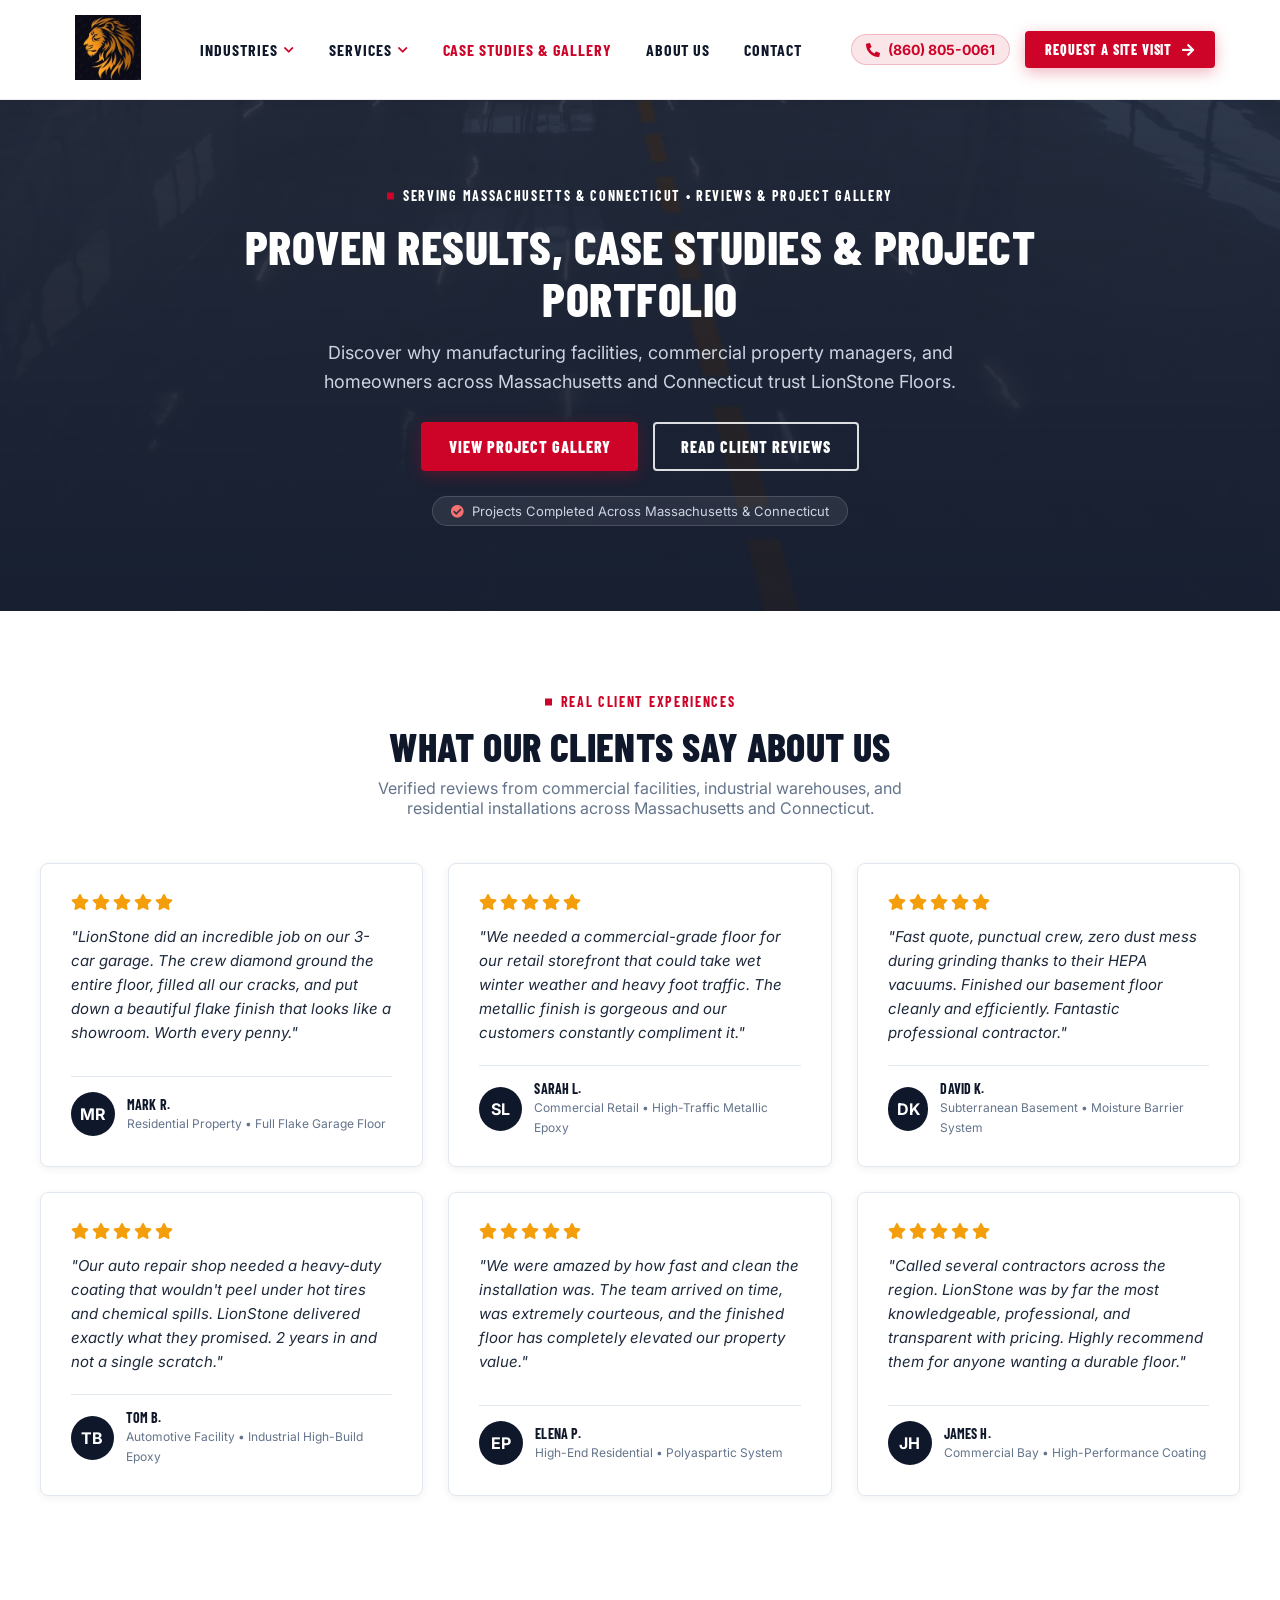
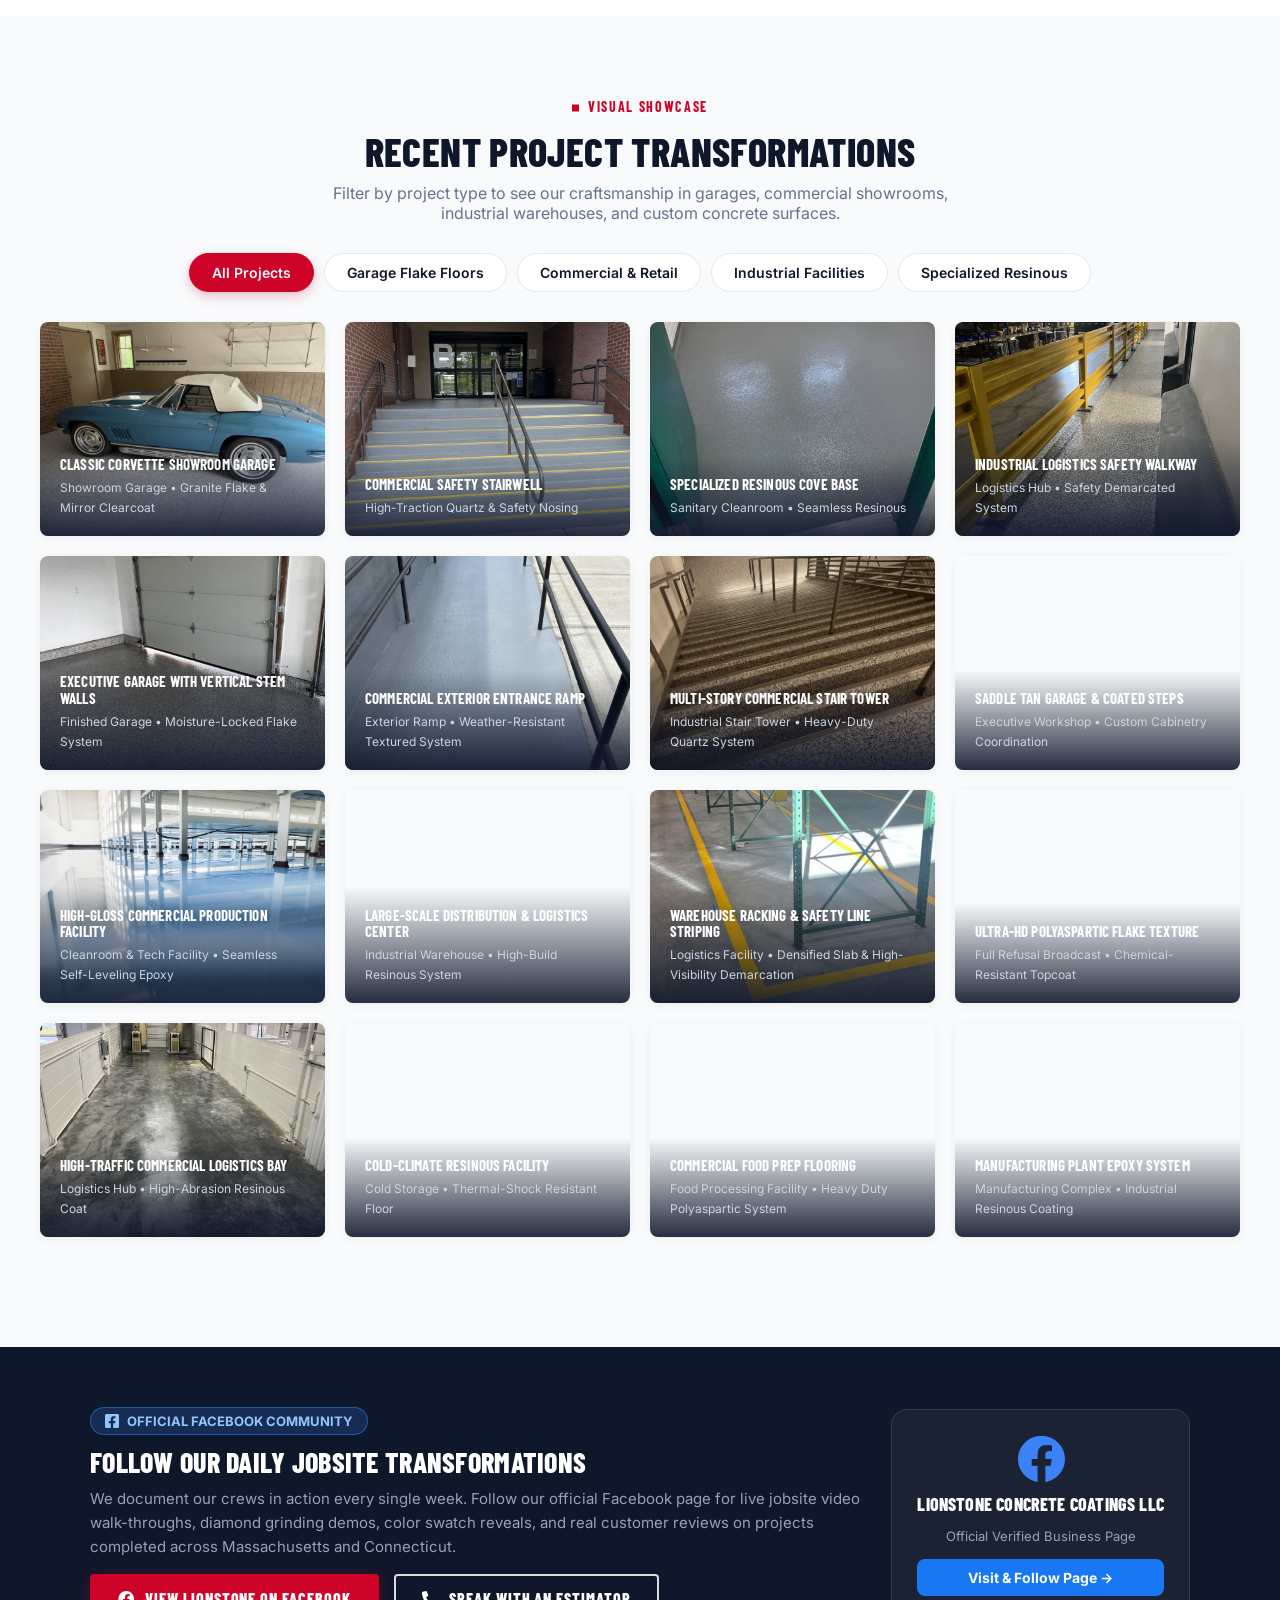
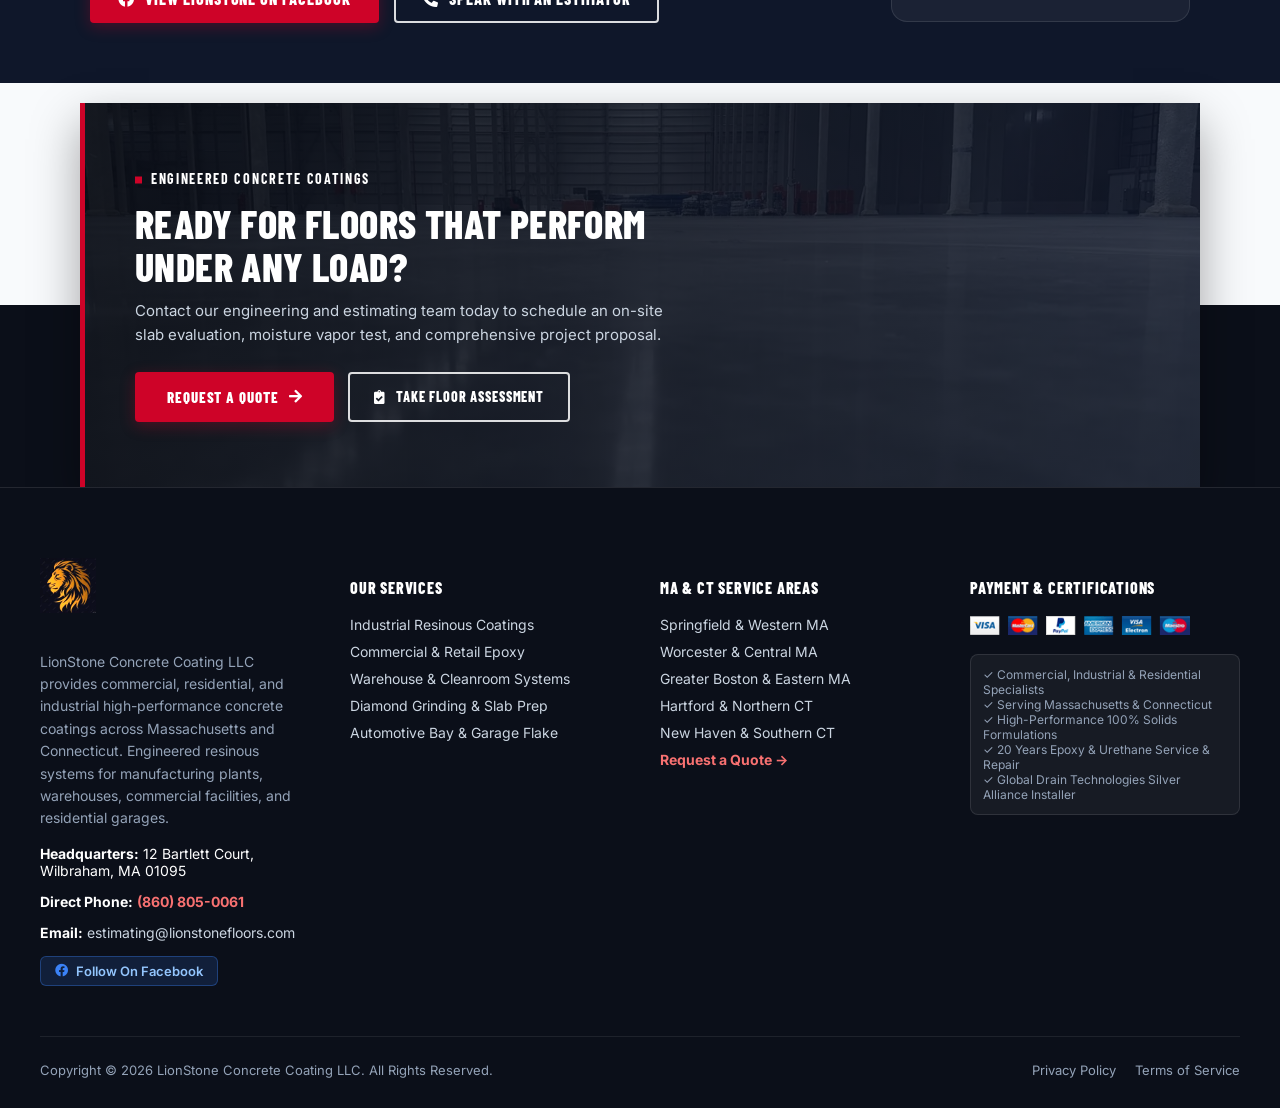
<file: reviews.html>
<!DOCTYPE html>
<html lang="en-US" prefix="og: https://ogp.me/ns#">
<head>
    <meta charset="UTF-8">
    <meta name="viewport" content="width=device-width, initial-scale=1.0">
    <title>Commercial, Industrial &amp; Residential Project Reviews in MA &amp; CT | LionStone Concrete Coating LLC</title>
    <meta name="description" content="Read verified reviews and explore commercial, industrial, and residential concrete coating project installations across Massachusetts & Connecticut by LionStone Floors." />
    <meta name="robots" content="follow, index, max-snippet:-1, max-video-preview:-1, max-image-preview:large" />
    <link rel="canonical" href="https://lionstonefloors.com/reviews.html" />
    <link rel="alternate" type="text/plain" title="LLMs Information" href="https://lionstonefloors.com/llms.txt" />
    <meta property="og:locale" content="en_US" />
    <meta property="og:type" content="article" />
    <meta property="og:title" content="Commercial, Industrial &amp; Residential Project Reviews in MA &amp; CT | LionStone Floors" />
    <meta property="og:description" content="Explore verified reviews and real concrete coating project photos from commercial, industrial, and residential clients across Massachusetts & Connecticut." />
    <meta property="og:url" content="https://lionstonefloors.com/reviews.html" />
    <meta property="og:image" content="https://lionstonefloors.com/assets/images/Lionstone-Concrete-Coating-Epoxy-Flooring-new-england-3.jpg" />
    <meta property="og:site_name" content="LionStone Floors" />

    <script type="application/ld+json">
{
  "@context": "https://schema.org",
  "@type": [
    "CollectionPage",
    "HomeAndConstructionBusiness"
  ],
  "name": "LionStone Concrete Coating LLC",
  "alternateName": "LionStone Floors",
  "url": "https://lionstonefloors.com/reviews.html",
  "description": "Verified client reviews and completed commercial, industrial, and residential concrete coating installations across Massachusetts and Connecticut.",
  "telephone": "+1-860-805-0061",
  "email": "estimating@lionstonefloors.com",
  "address": {
    "@type": "PostalAddress",
    "streetAddress": "12 Bartlett Court",
    "addressLocality": "Wilbraham",
    "addressRegion": "MA",
    "postalCode": "01095",
    "addressCountry": "US"
  },
  "areaServed": [
    "Massachusetts",
    "Connecticut",
    "Springfield, MA",
    "Wilbraham, MA",
    "Worcester, MA",
    "Boston, MA",
    "Hartford, CT",
    "New Haven, CT"
  ]
}
    </script>

    <!-- Preconnect & Critical Assets -->
    <link rel="preconnect" href="https://fonts.googleapis.com" />
    <link rel="preconnect" href="https://fonts.gstatic.com" crossorigin />
    <link rel="preconnect" href="https://cdnjs.cloudflare.com" crossorigin />
    <link rel="preload" as="image" href="./assets/images/hero-epoxy-7.webp" fetchpriority="high" />
    <!-- Stylesheets (render-critical customstyle.css only; fonts & icons non-blocking) -->
    <link rel="stylesheet" href="./assets/css/customstyle.css?v=10" />
    <link rel="stylesheet" href="https://fonts.googleapis.com/css2?family=Barlow+Condensed:wght@600;700;800;900&family=Inter:wght@400;500;600;700;800&display=swap" media="print" onload="this.media='all'" />
    <link rel="stylesheet" href="https://cdnjs.cloudflare.com/ajax/libs/font-awesome/5.15.4/css/all.min.css" media="print" onload="this.media='all'" />
    <noscript>
        <link rel="stylesheet" href="https://fonts.googleapis.com/css2?family=Barlow+Condensed:wght@600;700;800;900&family=Inter:wght@400;500;600;700;800&display=swap" />
        <link rel="stylesheet" href="https://cdnjs.cloudflare.com/ajax/libs/font-awesome/5.15.4/css/all.min.css" />
    </noscript>
    
    <link rel="icon" type="image/png" href="./assets/images/favicon-64.png" sizes="64x64" />

    <!-- Google tag (gtag.js) -->
    <script async src="https://www.googletagmanager.com/gtag/js?id=AW-17046742942"></script>
    <script>
      window.dataLayer = window.dataLayer || [];
      function gtag(){dataLayer.push(arguments);}
      gtag('js', new Date());

      gtag('config', 'AW-17046742942');
      gtag('config', 'G-8DGC4CBGWN');
    </script>
</head>

<body class="reviews-page wrapper-custom">
<div class="website-wrapper">

    <!-- Site Header -->
    <header class="whb-header whb-header_149418 whb-sticky-real">
        <div class="whb-main-header">

            <!-- Main Header -->
            <div class="whb-row whb-general-header">
                <div class="container" style="display: flex; justify-content: space-between; align-items: center; padding: 15px 25px;">
                    <div class="site-logo">
                        <a href="./index.html">
                            <img src="./assets/images/logo-optimized.webp" alt="LionStone Concrete Coatings Logo" width="66" height="65" decoding="async" style="max-height: 65px; object-fit: contain;" />
                        </a>
                    </div>

                    <nav class="main-nav-desktop" style="display: flex; align-items: center; gap: 26px;">
                        <button type="button" class="ls-nav-link" data-ls-menu="industries">
                            Industries <i class="fas fa-chevron-down"></i>
                        </button>
                        <button type="button" class="ls-nav-link" data-ls-menu="services">
                            Services <i class="fas fa-chevron-down"></i>
                        </button>
                        <a href="./reviews.html" class="ls-nav-link" style="color: var(--ls-accent);">Case Studies &amp; Gallery</a>
                        <a href="./about-us.html" class="ls-nav-link">About Us</a>
                        <a href="./contact.html" class="ls-nav-link">Contact</a>
                    </nav>

                    <div style="display: flex; align-items: center; gap: 15px;">
                        <a href="tel:8608050061" class="header-phone-badge">
                            <i class="fas fa-phone-alt"></i> (860) 805-0061
                        </a>
                        <a href="./contact.html" class="btn-ls-primary" style="padding: 10px 20px !important; font-size: 14px !important;">
                            Request a Site Visit <i class="fas fa-arrow-right"></i>
                        </a>
                    </div>
                </div>

                <!-- Mega Menu: Industries -->
                <div class="ls-mega-menu" data-ls-menu-panel="industries">
                    <div class="ls-mega-header">
                        <h6><span class="ls-eyebrow ls-eyebrow-light" style="margin: 0;">SERVING MASSACHUSETTS &amp; CONNECTICUT COMMERCIAL &amp; RESIDENTIAL</span></h6>
                        <button type="button" class="ls-mega-close" data-ls-close-menu aria-label="Close Menu"><i class="fas fa-times"></i></button>
                    </div>
                    <div class="ls-mega-grid">
                        <div class="ls-mega-col">
                            <h5>Heavy Industrial &amp; Production</h5>
                            <ul class="ls-mega-list">
                                <li><a href="./services.html#industrial-flooring">Industrial &amp; Manufacturing Plants</a></li>
                                <li><a href="./services.html#industrial-flooring">Warehousing &amp; Logistics Hubs</a></li>
                                <li><a href="./services.html#industrial-flooring">Packaging &amp; Distribution Centers</a></li>
                                <li><a href="./services.html#industrial-flooring">Machine Shops &amp; Assembly Lines</a></li>
                            </ul>
                        </div>
                        <div class="ls-mega-col">
                            <h5>Hygienic, Lab &amp; Food Processing</h5>
                            <ul class="ls-mega-list">
                                <li><a href="./services.html#commercial-specialty">Food &amp; Beverage Processing (USDA)</a></li>
                                <li><a href="./services.html#commercial-specialty">Pharmaceutical &amp; Biotech Labs</a></li>
                                <li><a href="./services.html#commercial-specialty">Cleanrooms &amp; Semiconductor Spaces</a></li>
                                <li><a href="./services.html#commercial-specialty">Commercial Kitchens &amp; Breweries</a></li>
                            </ul>
                        </div>
                        <div class="ls-mega-col">
                            <h5>Commercial &amp; Institutional</h5>
                            <ul class="ls-mega-list">
                                <li><a href="./services.html#commercial-retail">Multi-Story Stair Towers &amp; Ramps</a></li>
                                <li><a href="./services.html#commercial-retail">Healthcare &amp; Medical Corridors</a></li>
                                <li><a href="./services.html#commercial-retail">Retail Storefronts &amp; Showrooms</a></li>
                                <li><a href="./services.html#commercial-retail">Schools, Universities &amp; Municipal</a></li>
                            </ul>
                        </div>
                        <div class="ls-mega-col">
                            <h5>Automotive &amp; Specialty</h5>
                            <ul class="ls-mega-list">
                                <li><a href="./services.html#residential-garage">Automotive &amp; Fleet Service Bays</a></li>
                                <li><a href="./services.html#residential-garage">Aviation &amp; Aerospace Hangars</a></li>
                                <li><a href="./services.html#residential-garage">Residential Garages &amp; Workshops</a></li>
                                <li><a href="./services.html#concrete-coatings">Basement Moisture Mitigation</a></li>
                            </ul>
                        </div>
                    </div>
                </div>

                <!-- Mega Menu: Services -->
                <div class="ls-mega-menu" data-ls-menu-panel="services">
                    <div class="ls-mega-header">
                        <h6><span class="ls-eyebrow ls-eyebrow-light" style="margin: 0;">Engineered Seamless Flooring Systems</span></h6>
                        <button type="button" class="ls-mega-close" data-ls-close-menu aria-label="Close Menu"><i class="fas fa-times"></i></button>
                    </div>
                    <div class="ls-mega-grid">
                        <div class="ls-mega-col">
                            <h5>Resinous &amp; Industrial Systems</h5>
                            <ul class="ls-mega-list">
                                <li><a href="./services.html#industrial-flooring">100% Solids Epoxy Flooring</a></li>
                                <li><a href="./services.html#system-spec-finder">Urethane Cement (Thermal Shock)</a></li>
                                <li><a href="./services.html#system-spec-finder">Novolac Chemical-Resistant Epoxy</a></li>
                                <li><a href="./services.html#residential-garage">Polyaspartic &amp; Rapid-Cure Coatings</a></li>
                            </ul>
                        </div>
                        <div class="ls-mega-col">
                            <h5>Concrete Prep &amp; Restoration</h5>
                            <ul class="ls-mega-list">
                                <li><a href="./services.html#stain-seal-concrete">Planetary Diamond Grinding (CSP 2–5)</a></li>
                                <li><a href="./services.html#concrete-coatings">Moisture Vapor Mitigation Barriers</a></li>
                                <li><a href="./services.html#stain-seal-concrete">Spall, Trench &amp; Joint Remediation</a></li>
                                <li><a href="./services.html#slot-drains">Slot Drains &amp; Trench Drains (GDT Silver Alliance)</a></li>
                                <li><a href="./services.html#stain-seal-concrete">Polished, Stained &amp; Densified Concrete</a></li>
                            </ul>
                        </div>
                        <div class="ls-mega-col">
                            <h5>Safety &amp; Architectural</h5>
                            <ul class="ls-mega-list">
                                <li><a href="./services.html#commercial-retail">High-Traction Quartz Broadcast</a></li>
                                <li><a href="./services.html#industrial-flooring">OSHA Safety Walkways &amp; Line Striping</a></li>
                                <li><a href="./services.html#commercial-specialty">Integral Sanitary Cove Base Systems</a></li>
                                <li><a href="./services.html#commercial-retail">Designer Metallic &amp; Flake Finishes</a></li>
                            </ul>
                        </div>
                        <div class="ls-mega-col">
                            <h5>Interactive Engineering Tools</h5>
                            <ul class="ls-mega-list">
                                <li><a href="./services.html#system-spec-finder">Interactive System Spec Finder</a></li>
                                <li><a href="#" data-open-floor-quiz>60-Second Floor Assessment Quiz</a></li>
                                <li><a href="./services.html#lionstone-swatch-container">Color Flake &amp; Finish Visualizer</a></li>
                                <li><a href="./contact.html">Request On-Site Facility Evaluation</a></li>
                            </ul>
                        </div>
                    </div>
                </div>
            </div>
        </div>
    </header>

    <!-- Hero Section -->
    <section style="background: linear-gradient(rgba(15, 23, 42, 0.84), rgba(15, 23, 42, 0.92)), url('./assets/images/hero-epoxy-7.webp') center/cover no-repeat; padding: 85px 20px; color: #FFFFFF; text-align: center;">
        <div style="max-width: 800px; margin: 0 auto;">
            <span class="ls-eyebrow ls-eyebrow-light">Serving Massachusetts &amp; Connecticut • Reviews &amp; Project Gallery</span>
            <h1 style="font-size: 48px; margin: 8px 0 15px 0; color: #FFFFFF;">Proven Results, Case Studies &amp; Project Portfolio</h1>
            <p style="font-size: 18px; line-height: 1.6; color: #CBD5E1; max-width: 650px; margin: 0 auto 25px auto;">
                Discover why manufacturing facilities, commercial property managers, and homeowners across Massachusetts and Connecticut trust LionStone Floors.
            </p>
            <div style="display: flex; justify-content: center; gap: 15px;">
                <a href="#portfolio-gallery" class="btn-ls-primary">View Project Gallery</a>
                <a href="#customer-reviews" class="btn-ls-secondary">Read Client Reviews</a>
            </div>
            <div style="margin-top: 25px; display: inline-flex; align-items: center; gap: 8px; background: rgba(255,255,255,0.08); padding: 6px 18px; border-radius: 20px; font-size: 13px; color: #CBD5E1; border: 1px solid rgba(255,255,255,0.15);">
                <i class="fas fa-check-circle" style="color: #F87171;"></i> Projects Completed Across Massachusetts &amp; Connecticut
            </div>
        </div>
    </section>

    <!-- Verified Reviews Grid -->
    <section id="customer-reviews" style="padding: 80px 20px; background: #FFFFFF;">
        <div class="container" style="max-width: 1200px; margin: 0 auto;">
            <div style="text-align: center; margin-bottom: 45px;">
                <span class="ls-eyebrow">Real Client Experiences</span>
                <h2 style="font-size: 40px; margin: 6px 0 10px 0;">What Our Clients Say About Us</h2>
                <p style="color: var(--ls-text-muted); max-width: 600px; margin: 0 auto;">
                    Verified reviews from commercial facilities, industrial warehouses, and residential installations across Massachusetts and Connecticut.
                </p>
            </div>

            <div class="testimonial-grid-3col">
                <!-- Review 1 -->
                <div class="testimonial-card">
                    <div>
                        <div class="testimonial-stars"><i class="fas fa-star"></i><i class="fas fa-star"></i><i class="fas fa-star"></i><i class="fas fa-star"></i><i class="fas fa-star"></i></div>
                        <p class="testimonial-quote">"LionStone did an incredible job on our 3-car garage. The crew diamond ground the entire floor, filled all our cracks, and put down a beautiful flake finish that looks like a showroom. Worth every penny."</p>
                    </div>
                    <div class="testimonial-author-meta">
                        <div class="testimonial-author-avatar">MR</div>
                        <div class="testimonial-author-info">
                            <h6>Mark R.</h6>
                            <span>Residential Property • Full Flake Garage Floor</span>
                        </div>
                    </div>
                </div>

                <!-- Review 2 -->
                <div class="testimonial-card">
                    <div>
                        <div class="testimonial-stars"><i class="fas fa-star"></i><i class="fas fa-star"></i><i class="fas fa-star"></i><i class="fas fa-star"></i><i class="fas fa-star"></i></div>
                        <p class="testimonial-quote">"We needed a commercial-grade floor for our retail storefront that could take wet winter weather and heavy foot traffic. The metallic finish is gorgeous and our customers constantly compliment it."</p>
                    </div>
                    <div class="testimonial-author-meta">
                        <div class="testimonial-author-avatar">SL</div>
                        <div class="testimonial-author-info">
                            <h6>Sarah L.</h6>
                            <span>Commercial Retail • High-Traffic Metallic Epoxy</span>
                        </div>
                    </div>
                </div>

                <!-- Review 3 -->
                <div class="testimonial-card">
                    <div>
                        <div class="testimonial-stars"><i class="fas fa-star"></i><i class="fas fa-star"></i><i class="fas fa-star"></i><i class="fas fa-star"></i><i class="fas fa-star"></i></div>
                        <p class="testimonial-quote">"Fast quote, punctual crew, zero dust mess during grinding thanks to their HEPA vacuums. Finished our basement floor cleanly and efficiently. Fantastic professional contractor."</p>
                    </div>
                    <div class="testimonial-author-meta">
                        <div class="testimonial-author-avatar">DK</div>
                        <div class="testimonial-author-info">
                            <h6>David K.</h6>
                            <span>Subterranean Basement • Moisture Barrier System</span>
                        </div>
                    </div>
                </div>

                <!-- Review 4 -->
                <div class="testimonial-card">
                    <div>
                        <div class="testimonial-stars"><i class="fas fa-star"></i><i class="fas fa-star"></i><i class="fas fa-star"></i><i class="fas fa-star"></i><i class="fas fa-star"></i></div>
                        <p class="testimonial-quote">"Our auto repair shop needed a heavy-duty coating that wouldn't peel under hot tires and chemical spills. LionStone delivered exactly what they promised. 2 years in and not a single scratch."</p>
                    </div>
                    <div class="testimonial-author-meta">
                        <div class="testimonial-author-avatar">TB</div>
                        <div class="testimonial-author-info">
                            <h6>Tom B.</h6>
                            <span>Automotive Facility • Industrial High-Build Epoxy</span>
                        </div>
                    </div>
                </div>

                <!-- Review 5 -->
                <div class="testimonial-card">
                    <div>
                        <div class="testimonial-stars"><i class="fas fa-star"></i><i class="fas fa-star"></i><i class="fas fa-star"></i><i class="fas fa-star"></i><i class="fas fa-star"></i></div>
                        <p class="testimonial-quote">"We were amazed by how fast and clean the installation was. The team arrived on time, was extremely courteous, and the finished floor has completely elevated our property value."</p>
                    </div>
                    <div class="testimonial-author-meta">
                        <div class="testimonial-author-avatar">EP</div>
                        <div class="testimonial-author-info">
                            <h6>Elena P.</h6>
                            <span>High-End Residential • Polyaspartic System</span>
                        </div>
                    </div>
                </div>

                <!-- Review 6 -->
                <div class="testimonial-card">
                    <div>
                        <div class="testimonial-stars"><i class="fas fa-star"></i><i class="fas fa-star"></i><i class="fas fa-star"></i><i class="fas fa-star"></i><i class="fas fa-star"></i></div>
                        <p class="testimonial-quote">"Called several contractors across the region. LionStone was by far the most knowledgeable, professional, and transparent with pricing. Highly recommend them for anyone wanting a durable floor."</p>
                    </div>
                    <div class="testimonial-author-meta">
                        <div class="testimonial-author-avatar">JH</div>
                        <div class="testimonial-author-info">
                            <h6>James H.</h6>
                            <span>Commercial Bay • High-Performance Coating</span>
                        </div>
                    </div>
                </div>
            </div>
        </div>
    </section>

    <!-- Filterable Project Gallery -->
    <section id="portfolio-gallery" style="padding: 80px 20px; background: var(--ls-bg-light);">
        <div class="container" style="max-width: 1200px; margin: 0 auto;">
            <div style="text-align: center; margin-bottom: 30px;">
                <span class="ls-eyebrow">Visual Showcase</span>
                <h2 style="font-size: 40px; margin: 6px 0 10px 0;">Recent Project Transformations</h2>
                <p style="color: var(--ls-text-muted); max-width: 650px; margin: 0 auto;">
                    Filter by project type to see our craftsmanship in garages, commercial showrooms, industrial warehouses, and custom concrete surfaces.
                </p>
            </div>

            <!-- Gallery Filter Buttons -->
            <div class="gallery-filter-nav">
                <button class="gallery-filter-btn active" data-filter="all">All Projects</button>
                <button class="gallery-filter-btn" data-filter="garage">Garage Flake Floors</button>
                <button class="gallery-filter-btn" data-filter="commercial">Commercial & Retail</button>
                <button class="gallery-filter-btn" data-filter="industrial">Industrial Facilities</button>
                <button class="gallery-filter-btn" data-filter="specialty">Specialized Resinous</button>
            </div>

            <!-- Gallery Grid -->
            <div class="gallery-photos-grid">
                <!-- Item 1: Garage / Showcase -->
                <div class="gallery-grid-item" data-category="garage">
                    <img loading="lazy" decoding="async" src="./assets/images/projects/corvette-garage-showcase.jpg" alt="Classic Corvette on LionStone Granite Flake Garage Floor" />
                    <div class="gallery-item-caption">
                        <h6>Classic Corvette Showroom Garage</h6>
                        <span>Showroom Garage • Granite Flake & Mirror Clearcoat</span>
                    </div>
                </div>

                <!-- Item 2: Commercial Safety Stairs -->
                <div class="gallery-grid-item" data-category="commercial">
                    <img loading="lazy" decoding="async" src="./assets/images/projects/stairs-after.jpg" alt="Commercial Safety Stairwell Entrance" />
                    <div class="gallery-item-caption">
                        <h6>Commercial Safety Stairwell</h6>
                        <span>High-Traction Quartz & Safety Nosing</span>
                    </div>
                </div>

                <!-- Item 3: Specialized Resinous Cove Base -->
                <div class="gallery-grid-item" data-category="industrial specialty">
                    <img loading="lazy" decoding="async" src="./assets/images/projects/cleanroom-covebase.jpg" alt="Specialized Resinous Cove Base Installation" />
                    <div class="gallery-item-caption">
                        <h6>Specialized Resinous Cove Base</h6>
                        <span>Sanitary Cleanroom • Seamless Resinous</span>
                    </div>
                </div>

                <!-- Item 4: Industrial Safety Walkway -->
                <div class="gallery-grid-item" data-category="industrial">
                    <img loading="lazy" decoding="async" src="./assets/images/projects/warehouse-safety-walkway.jpg" alt="Industrial Logistics Walkway" />
                    <div class="gallery-item-caption">
                        <h6>Industrial Logistics Safety Walkway</h6>
                        <span>Logistics Hub • Safety Demarcated System</span>
                    </div>
                </div>

                <!-- Item 5: Garage Stem Wall -->
                <div class="gallery-grid-item" data-category="garage">
                    <img loading="lazy" decoding="async" src="./assets/images/projects/wilbraham-stemwall-garage.jpg" alt="Residential Garage Coated Vertical Stem Walls" />
                    <div class="gallery-item-caption">
                        <h6>Executive Garage with Vertical Stem Walls</h6>
                        <span>Finished Garage • Moisture-Locked Flake System</span>
                    </div>
                </div>

                <!-- Item 6: Commercial Access Ramp -->
                <div class="gallery-grid-item" data-category="commercial">
                    <img loading="lazy" decoding="async" src="./assets/images/projects/ramp-after.jpg" alt="Commercial Exterior Access Ramp" />
                    <div class="gallery-item-caption">
                        <h6>Commercial Exterior Entrance Ramp</h6>
                        <span>Exterior Ramp • Weather-Resistant Textured System</span>
                    </div>
                </div>

                <!-- Item 7: Commercial Multi-Story Tower -->
                <div class="gallery-grid-item" data-category="commercial">
                    <img loading="lazy" decoding="async" src="./assets/images/projects/commercial-stair-tower.jpg" alt="Commercial Multi-Tier Staircase Tower" />
                    <div class="gallery-item-caption">
                        <h6>Multi-Story Commercial Stair Tower</h6>
                        <span>Industrial Stair Tower • Heavy-Duty Quartz System</span>
                    </div>
                </div>

                <!-- Item 8: Garage Luxury Cabinets -->
                <div class="gallery-grid-item" data-category="garage">
                    <img loading="lazy" decoding="async" src="./assets/images/projects/luxury-cabinet-garage.jpg" alt="Saddle Tan Flake Garage with Custom Storage" />
                    <div class="gallery-item-caption">
                        <h6>Saddle Tan Garage & Coated Steps</h6>
                        <span>Executive Workshop • Custom Cabinetry Coordination</span>
                    </div>
                </div>

                <!-- Item 9: Commercial Production Facility -->
                <div class="gallery-grid-item" data-category="commercial industrial">
                    <img loading="lazy" decoding="async" src="./assets/images/Lionstone-Concrete-Coating-Epoxy-Flooring-new-england-8.jpg" alt="High-Gloss Commercial Production Facility Floor" />
                    <div class="gallery-item-caption">
                        <h6>High-Gloss Commercial Production Facility</h6>
                        <span>Cleanroom & Tech Facility • Seamless Self-Leveling Epoxy</span>
                    </div>
                </div>

                <!-- Item 10: Large-Scale Distribution Center -->
                <div class="gallery-grid-item" data-category="industrial">
                    <img loading="lazy" decoding="async" src="./assets/images/Lionstone-Concrete-Coating-Epoxy-Flooring-new-england-3.jpg" alt="Large-Scale Distribution Center Resinous Flooring" />
                    <div class="gallery-item-caption">
                        <h6>Large-Scale Distribution & Logistics Center</h6>
                        <span>Industrial Warehouse • High-Build Resinous System</span>
                    </div>
                </div>

                <!-- Item 11: Industrial Densifier & Line Striping -->
                <div class="gallery-grid-item" data-category="industrial">
                    <img loading="lazy" decoding="async" src="./assets/images/Ashford-Concrete-Densifier-Application_-600x338.jpg" alt="Industrial Warehouse Densified Concrete and Safety Line Striping" />
                    <div class="gallery-item-caption">
                        <h6>Warehouse Racking & Safety Line Striping</h6>
                        <span>Logistics Facility • Densified Slab & High-Visibility Demarcation</span>
                    </div>
                </div>

                <!-- Item 12: Macro Flake Detail -->
                <div class="gallery-grid-item" data-category="garage">
                    <img loading="lazy" decoding="async" src="./assets/images/projects/macro-flake-texture.jpg" alt="Ultra HD Macro Polyaspartic Flake Texture" />
                    <div class="gallery-item-caption">
                        <h6>Ultra-HD Polyaspartic Flake Texture</h6>
                        <span>Full Refusal Broadcast • Chemical-Resistant Topcoat</span>
                    </div>
                </div>

                <!-- Item 13: Greater Boston Logistics -->
                <div class="gallery-grid-item" data-category="commercial">
                    <img loading="lazy" decoding="async" src="./assets/images/projects/boston-logistics-bay.jpg" alt="Commercial Logistics Bay" />
                    <div class="gallery-item-caption">
                        <h6>High-Traffic Commercial Logistics Bay</h6>
                        <span>Logistics Hub • High-Abrasion Resinous Coat</span>
                    </div>
                </div>

                <!-- Item 14: Vermont Cold Climate -->
                <div class="gallery-grid-item" data-category="industrial specialty">
                    <img loading="lazy" decoding="async" src="./assets/images/projects/vermont-installation.jpg" alt="Cold-Climate Resinous Project" />
                    <div class="gallery-item-caption">
                        <h6>Cold-Climate Resinous Facility</h6>
                        <span>Cold Storage • Thermal-Shock Resistant Floor</span>
                    </div>
                </div>

                <!-- Item 15: Commercial Food Prep Facility -->
                <div class="gallery-grid-item" data-category="commercial specialty">
                    <img loading="lazy" decoding="async" src="./assets/images/projects/maryland-dc-metro.jpg" alt="Commercial Food Prep Epoxy System" />
                    <div class="gallery-item-caption">
                        <h6>Commercial Food Prep Flooring</h6>
                        <span>Food Processing Facility • Heavy Duty Polyaspartic System</span>
                    </div>
                </div>

                <!-- Item 16: Texas Manufacturing -->
                <div class="gallery-grid-item" data-category="industrial specialty">
                    <img loading="lazy" decoding="async" src="./assets/images/projects/texas-commercial-project.jpg" alt="Industrial Manufacturing Complex" />
                    <div class="gallery-item-caption">
                        <h6>Manufacturing Plant Epoxy System</h6>
                        <span>Manufacturing Complex • Industrial Resinous Coating</span>
                    </div>
                </div>
            </div>
        </div>
    </section>

    <!-- Facebook Daily Transformations Callout -->
    <section class="lionstone-facebook-callout" style="padding: 60px 20px; background: #0F172A; color: #FFFFFF;">
        <div class="container" style="max-width: 1100px; margin: 0 auto; display: flex; align-items: center; justify-content: space-between; flex-wrap: wrap; gap: 30px;">
            <div style="flex: 1; min-width: 300px;">
                <div style="display: inline-flex; align-items: center; gap: 8px; background: rgba(59, 130, 246, 0.2); border: 1px solid rgba(59, 130, 246, 0.5); padding: 5px 14px; border-radius: 20px; font-size: 13px; color: #93C5FD; font-weight: 700; margin-bottom: 12px;">
                    <i class="fab fa-facebook-square" style="font-size: 16px;"></i> OFFICIAL FACEBOOK COMMUNITY
                </div>
                <h3 style="font-size: 28px; margin: 0 0 10px 0; color: #FFFFFF;">Follow Our Daily Jobsite Transformations</h3>
                <p style="color: #94A3B8; font-size: 15px; line-height: 1.6; margin: 0 0 15px 0;">
                    We document our crews in action every single week. Follow our official Facebook page for live jobsite video walk-throughs, diamond grinding demos, color swatch reveals, and real customer reviews on projects completed across Massachusetts and Connecticut.
                </p>
                <div style="display: flex; gap: 15px; flex-wrap: wrap;">
                    <a href="https://www.facebook.com/people/LionStone-Concrete-Coatings-LLC/61576802750273/" target="_blank" rel="noopener noreferrer" class="btn-ls-primary" style="background: #1877F2; border-color: #1877F2; display: inline-flex; align-items: center; gap: 10px;">
                        <i class="fab fa-facebook"></i> View LionStone On Facebook
                    </a>
                    <a href="tel:8608050061" class="btn-ls-secondary" style="border-color: rgba(255,255,255,0.2); color: #FFFFFF;">
                        <i class="fas fa-phone-alt"></i> Speak With an Estimator
                    </a>
                </div>
            </div>
            <div style="background: rgba(255, 255, 255, 0.05); border: 1px solid rgba(255, 255, 255, 0.1); border-radius: 16px; padding: 25px; min-width: 280px; text-align: center;">
                <i class="fab fa-facebook" style="font-size: 48px; color: #3B82F6; margin-bottom: 12px;"></i>
                <h4 style="margin: 0 0 6px 0; color: #FFFFFF; font-size: 18px;">LionStone Concrete Coatings LLC</h4>
                <p style="font-size: 13px; color: #94A3B8; margin-bottom: 15px;">Official Verified Business Page</p>
                <a href="https://www.facebook.com/people/LionStone-Concrete-Coatings-LLC/61576802750273/" target="_blank" rel="noopener noreferrer" style="display: block; width: 100%; background: #1877F2; color: #FFFFFF; padding: 10px; border-radius: 8px; text-decoration: none; font-weight: 700; font-size: 14px;">
                    Visit & Follow Page &rarr;
                </a>
            </div>
        </div>
    </section>

    <!-- Pre-Footer Architectural Callout Banner -->
    <section class="ls-prefooter-cta-section">
        <div class="ls-prefooter-card">
            <div class="ls-prefooter-text">
                <span class="ls-eyebrow ls-eyebrow-light">Engineered Concrete Coatings</span>
                <h2>Ready for Floors That Perform Under Any Load?</h2>
                <p>
                    Contact our engineering and estimating team today to schedule an on-site slab evaluation, moisture vapor test, and comprehensive project proposal.
                </p>
            </div>
            <div style="display: flex; gap: 14px; flex-wrap: wrap;">
                <a href="./contact.html" class="btn-ls-primary" style="font-size: 15px !important; padding: 16px 32px !important;">
                    Request a Quote <i class="fas fa-arrow-right"></i>
                </a>
                <button type="button" class="btn-ls-secondary" data-open-floor-quiz style="font-size: 14px !important; padding: 14px 24px !important;">
                    <i class="fas fa-clipboard-check"></i> Take Floor Assessment
                </button>
            </div>
        </div>
    </section>

    <!-- Footer -->
    <footer style="background: #0B0F19; color: #94A3B8; padding: 70px 20px 30px 20px; border-top: 1px solid rgba(255, 255, 255, 0.1);">
        <div class="container" style="max-width: 1200px; margin: 0 auto; display: grid; grid-template-columns: repeat(auto-fit, minmax(240px, 1fr)); gap: 40px; margin-bottom: 50px;">
            <div>
                <img src="./assets/images/logo-optimized.webp" alt="LionStone Concrete Coatings" width="56" height="55" loading="lazy" decoding="async" style="max-height: 55px; margin-bottom: 20px; filter: brightness(1.2);" />
                <p style="font-size: 14px; line-height: 1.6; color: #94A3B8;">
                    LionStone Concrete Coating LLC provides commercial, residential, and industrial high-performance concrete coatings across Massachusetts and Connecticut. Engineered resinous systems for manufacturing plants, warehouses, commercial facilities, and residential garages.
                </p>
                <div style="margin-top: 15px; color: #FFFFFF; font-size: 14px;">
                    <p><strong>Headquarters:</strong> 12 Bartlett Court, Wilbraham, MA 01095</p>
                    <p><strong>Direct Phone:</strong> <a href="tel:8608050061" style="color: #F87171; text-decoration: none; font-weight: 700;">(860) 805-0061</a></p>
                    <p><strong>Email:</strong> <a href="mailto:estimating@lionstonefloors.com" style="color: #CBD5E1; text-decoration: none;">estimating@lionstonefloors.com</a></p>
                </div>
                <div style="margin-top: 15px;">
                    <a href="https://www.facebook.com/people/LionStone-Concrete-Coatings-LLC/61576802750273/" target="_blank" rel="noopener noreferrer" style="display: inline-flex; align-items: center; gap: 8px; background: rgba(59, 130, 246, 0.15); border: 1px solid rgba(59, 130, 246, 0.35); color: #93C5FD; padding: 6px 14px; border-radius: 6px; text-decoration: none; font-size: 13px; font-weight: 600;">
                        <i class="fab fa-facebook" style="color: #3B82F6;"></i> Follow On Facebook
                    </a>
                </div>
            </div>

            <div>
                <h4 style="color: #FFFFFF; font-size: 16px; margin-bottom: 20px; text-transform: uppercase; letter-spacing: 0.05em;">Our Services</h4>
                <ul style="list-style: none; padding: 0; margin: 0; display: flex; flex-direction: column; gap: 10px; font-size: 14px;">
                    <li><a href="./services.html#industrial-flooring" style="color: #CBD5E1; text-decoration: none;">Industrial Resinous Coatings</a></li>
                    <li><a href="./services.html#commercial-retail" style="color: #CBD5E1; text-decoration: none;">Commercial & Retail Epoxy</a></li>
                    <li><a href="./services.html#commercial-retail" style="color: #CBD5E1; text-decoration: none;">Warehouse & Cleanroom Systems</a></li>
                    <li><a href="./services.html#stain-seal-concrete" style="color: #CBD5E1; text-decoration: none;">Diamond Grinding & Slab Prep</a></li>
                    <li><a href="./services.html#residential-garage" style="color: #CBD5E1; text-decoration: none;">Automotive Bay & Garage Flake</a></li>
                </ul>
            </div>

                        <div>
                <h4 style="color: #FFFFFF; font-size: 16px; margin-bottom: 20px; text-transform: uppercase; letter-spacing: 0.05em;">MA &amp; CT Service Areas</h4>
                <ul style="list-style: none; padding: 0; margin: 0; display: flex; flex-direction: column; gap: 10px; font-size: 14px;">
                    <li><a href="./western-ma-concrete-coatings.html" style="color: #CBD5E1; text-decoration: none;">Springfield &amp; Western MA</a></li>
                    <li><a href="./worcester-ma-concrete-coatings.html" style="color: #CBD5E1; text-decoration: none;">Worcester &amp; Central MA</a></li>
                    <li><a href="./boston-ma-concrete-coatings.html" style="color: #CBD5E1; text-decoration: none;">Greater Boston &amp; Eastern MA</a></li>
                    <li><a href="./hartford-ct-concrete-coatings.html" style="color: #CBD5E1; text-decoration: none;">Hartford &amp; Northern CT</a></li>
                    <li><a href="./new-haven-ct-concrete-coatings.html" style="color: #CBD5E1; text-decoration: none;">New Haven &amp; Southern CT</a></li>
                    <li><a href="./contact.html" style="color: #F87171; text-decoration: none; font-weight: 700;">Request a Quote &rarr;</a></li>
                </ul>
            </div>

            <div>
                <h4 style="color: #FFFFFF; font-size: 16px; margin-bottom: 20px; text-transform: uppercase; letter-spacing: 0.05em;">Payment &amp; Certifications</h4>
                <img loading="lazy" decoding="async" src="./assets/images/payment-methods-accepted.png" alt="Payment Methods Accepted" style="max-width: 220px; margin-bottom: 15px;" />
                <div style="background: rgba(255, 255, 255, 0.05); padding: 12px; border-radius: 8px; border: 1px solid rgba(255, 255, 255, 0.1); font-size: 12px; color: #94A3B8;">
                    ✓ Commercial, Industrial &amp; Residential Specialists<br />
                    ✓ Serving Massachusetts &amp; Connecticut<br />
                    ✓ High-Performance 100% Solids Formulations<br />
                    ✓ 20 Years Epoxy &amp; Urethane Service &amp; Repair<br />
                    ✓ Global Drain Technologies Silver Alliance Installer
                </div>
            </div>
        </div>

        <div class="container" style="max-width: 1200px; margin: 0 auto; border-top: 1px solid rgba(255, 255, 255, 0.08); padding-top: 25px; display: flex; justify-content: space-between; align-items: center; flex-wrap: wrap; gap: 15px; font-size: 13px;">
            <div>
                Copyright © 2026 LionStone Concrete Coating LLC. All Rights Reserved.
            </div>
            <div>
                <a href="./contact.html" style="color: #94A3B8; text-decoration: none; margin-right: 15px;">Privacy Policy</a>
                <a href="./contact.html" style="color: #94A3B8; text-decoration: none;">Terms of Service</a>
            </div>
        </div>
    </footer>

</div>

<!-- Scripts -->
<script src="./assets/js/interactive_features.js?v=5" defer></script>
<script src="./assets/js/form_handler.js?v=5" defer></script>
</body>
</html>
</file>
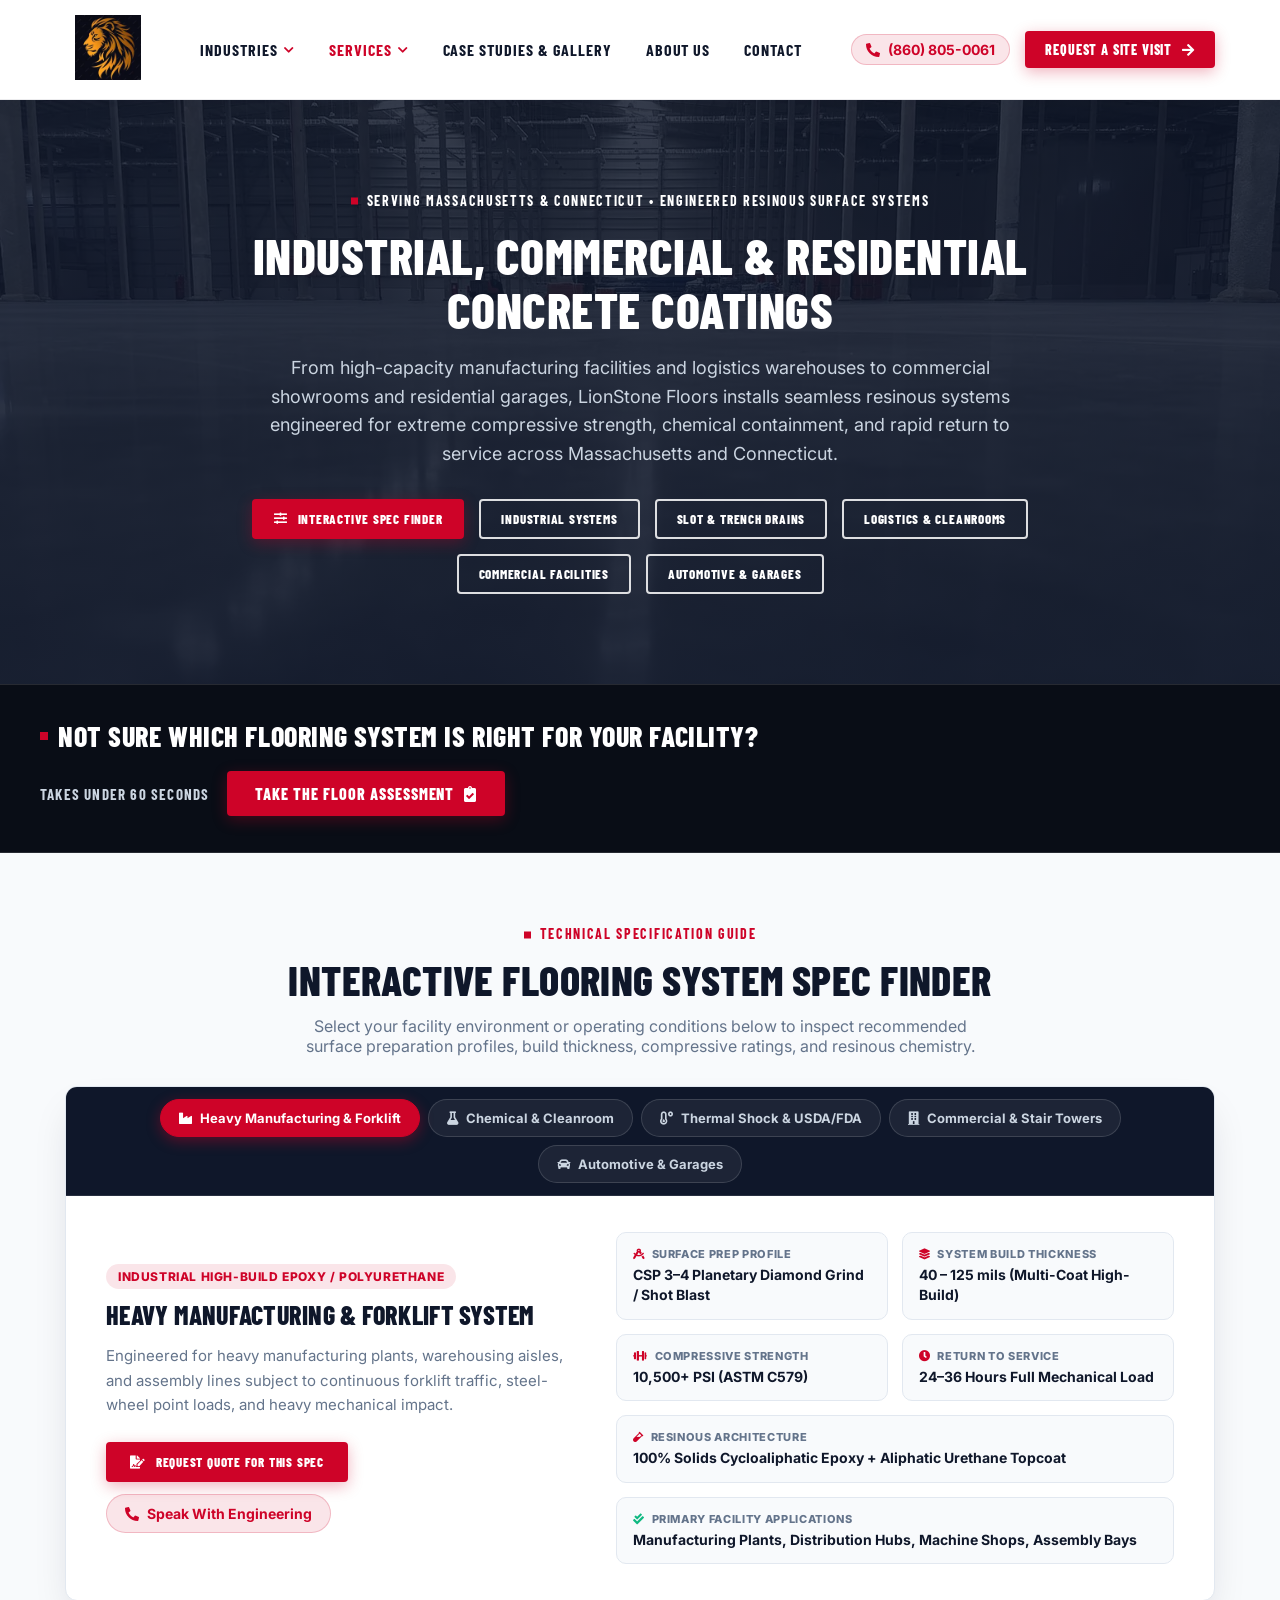
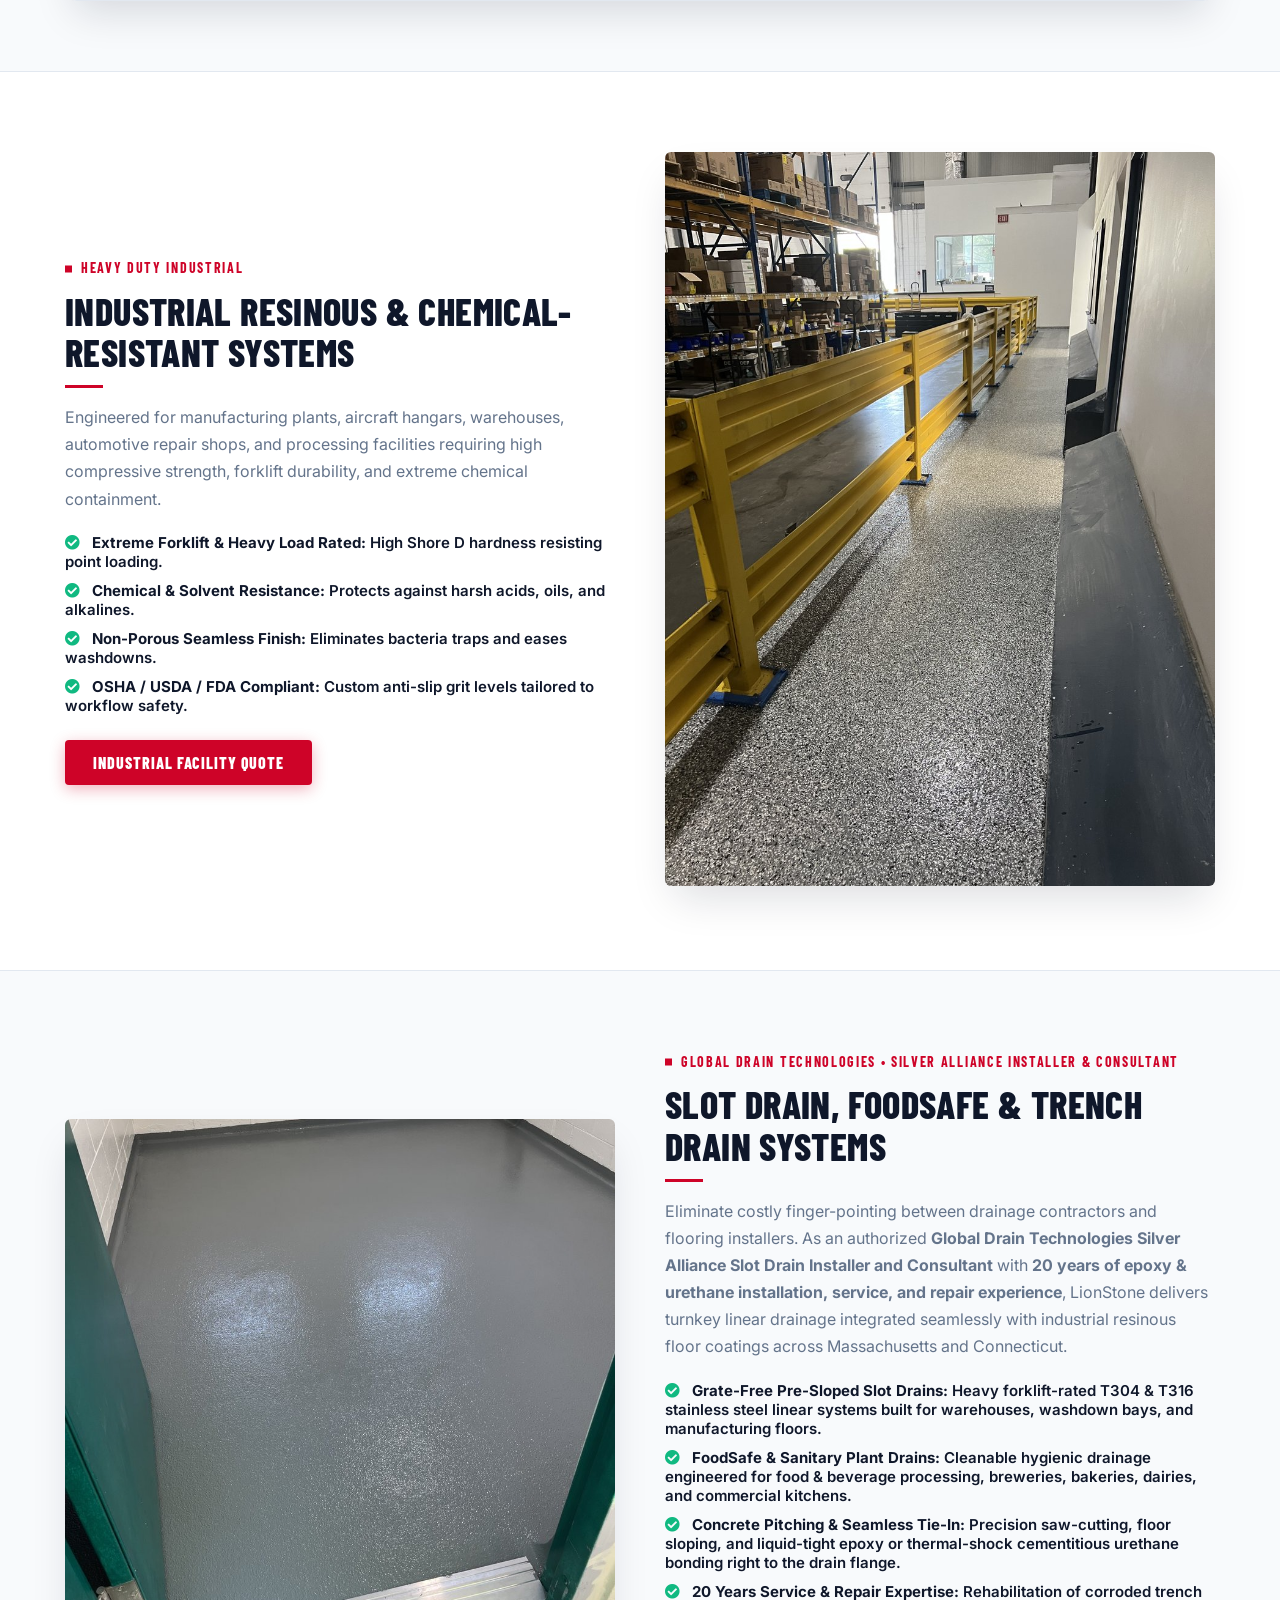
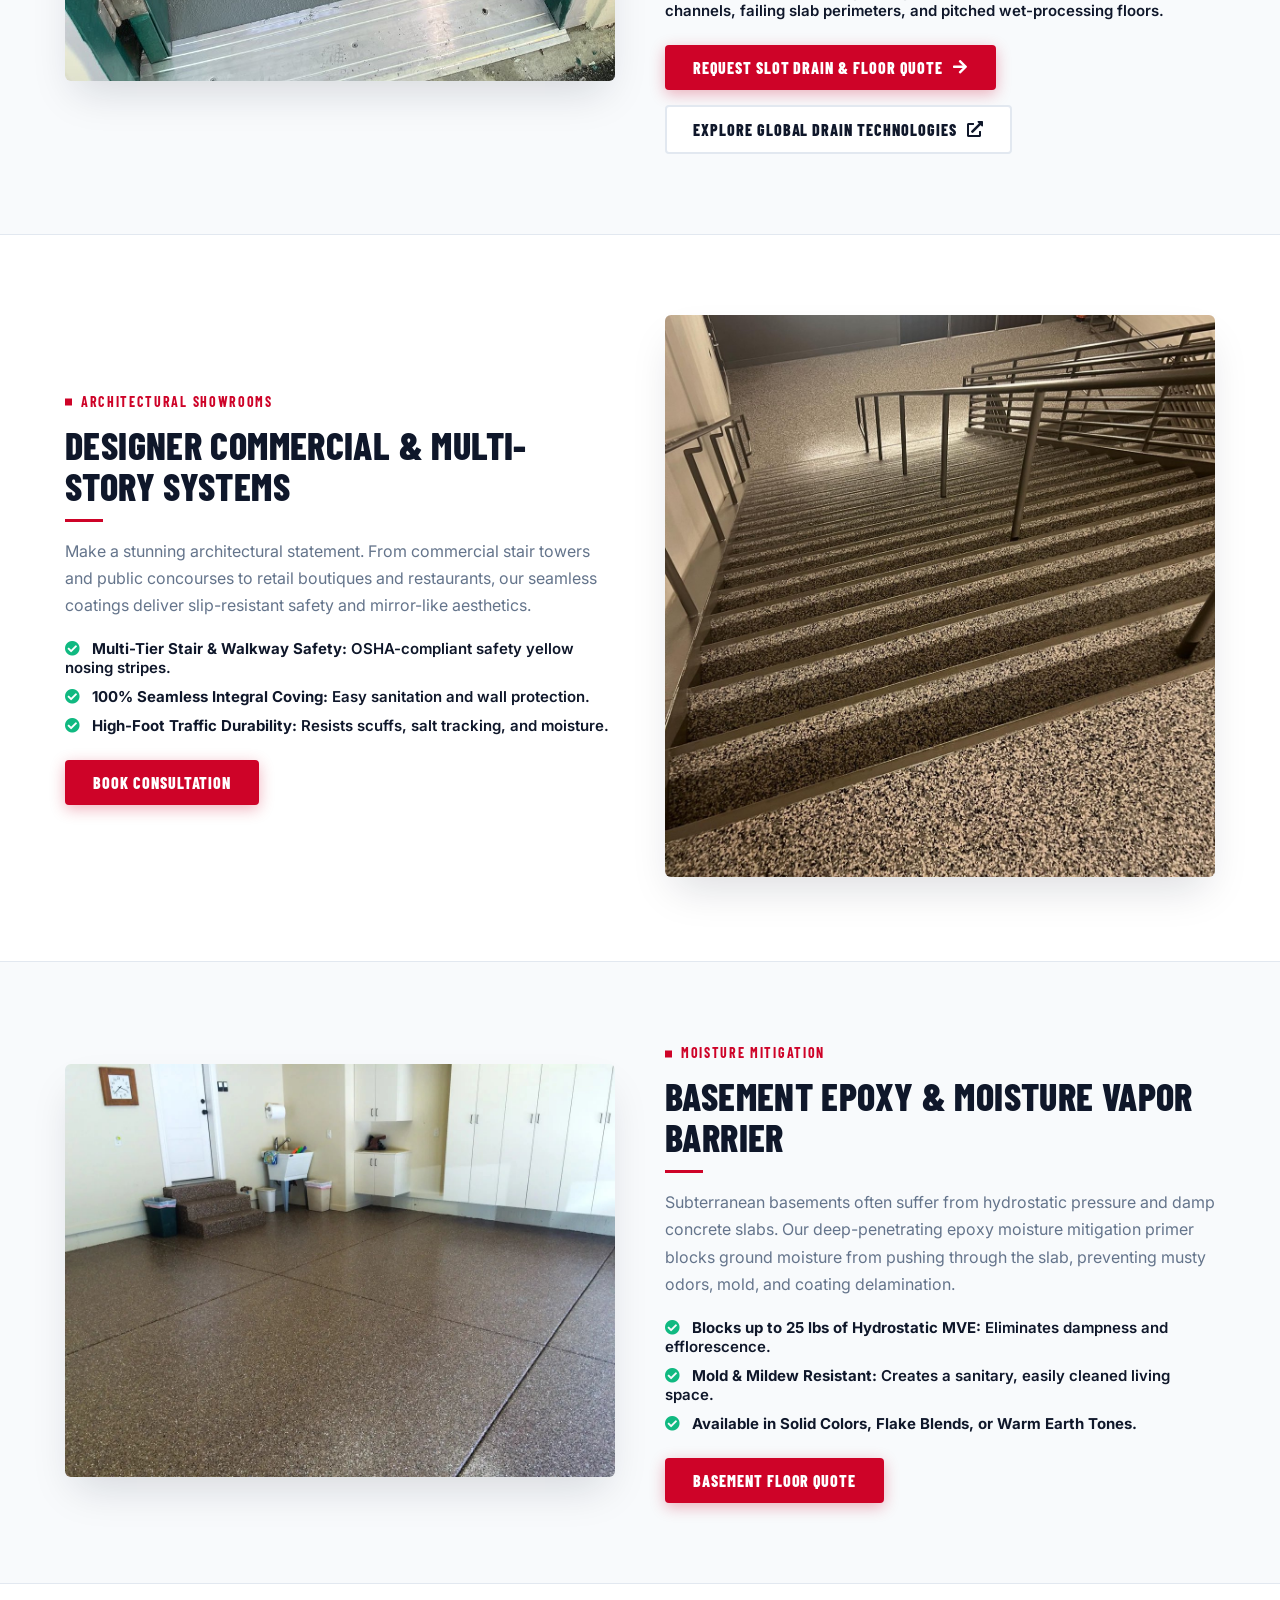
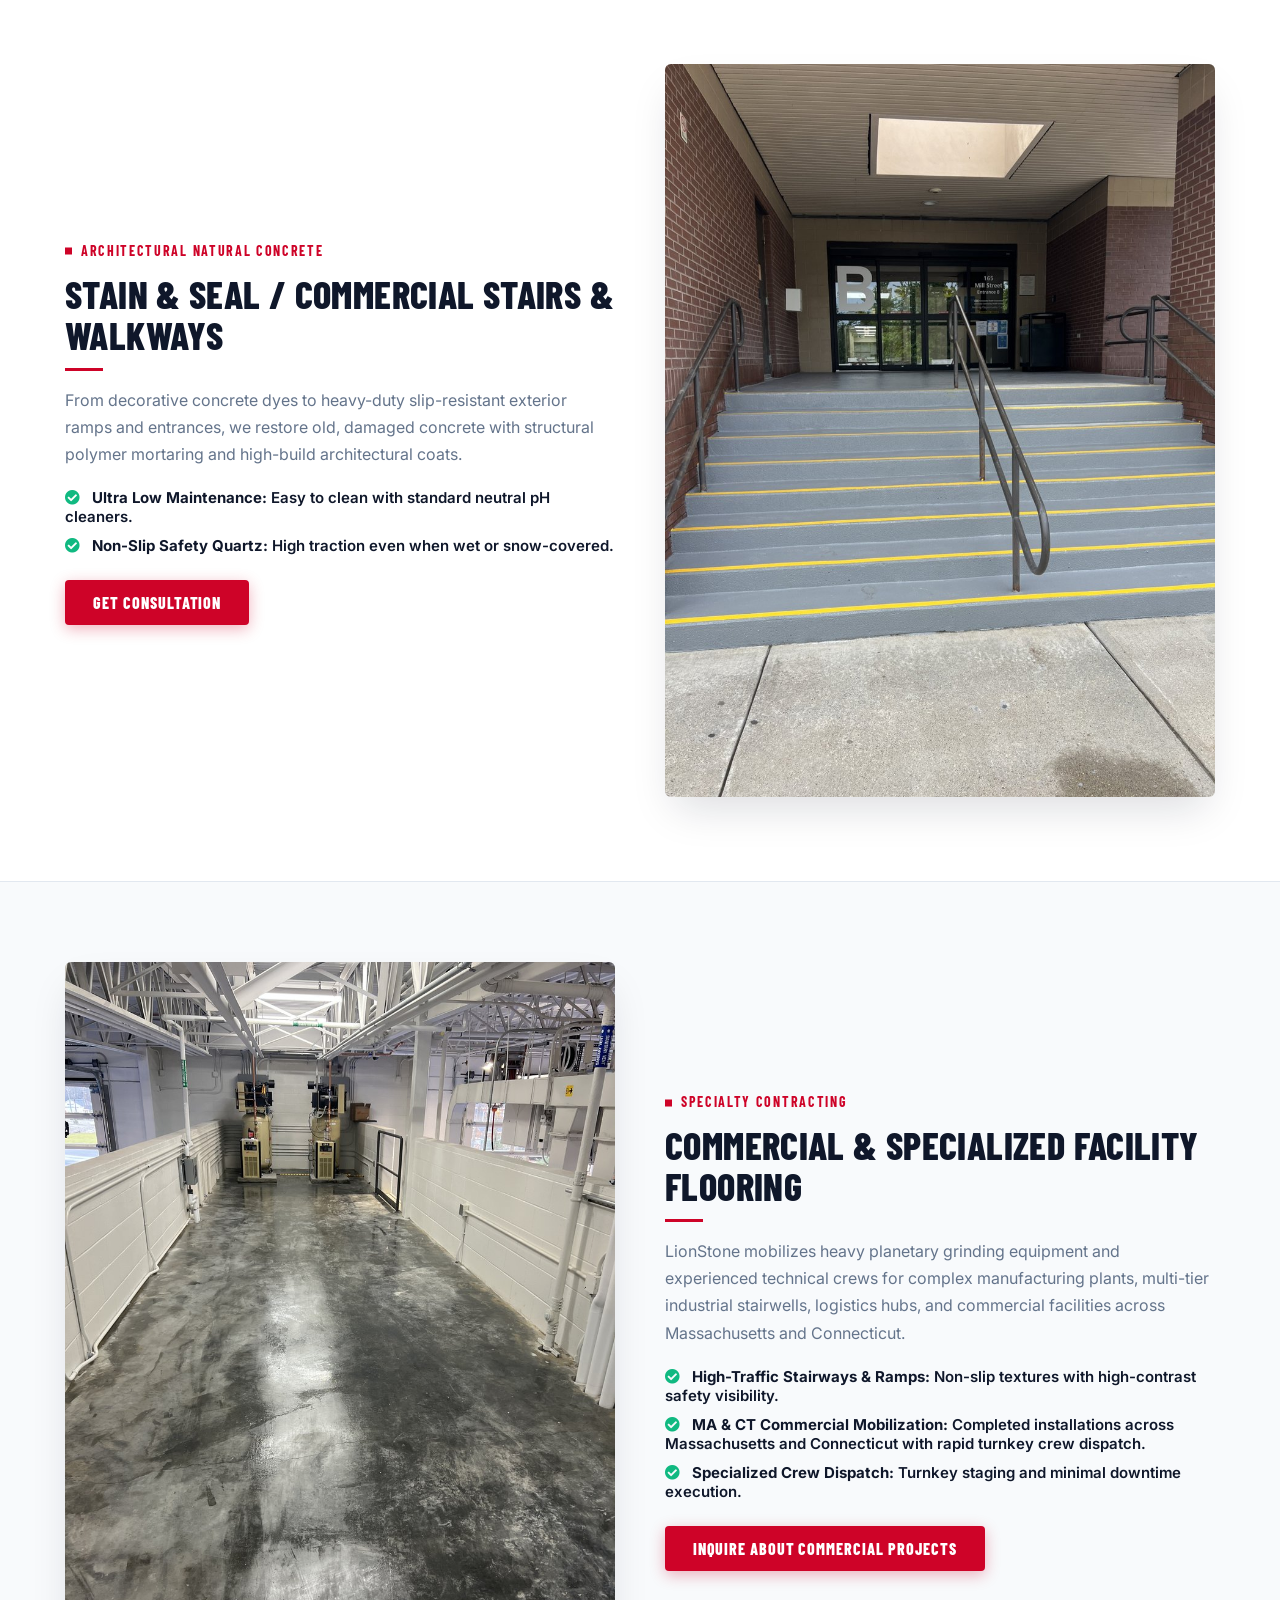
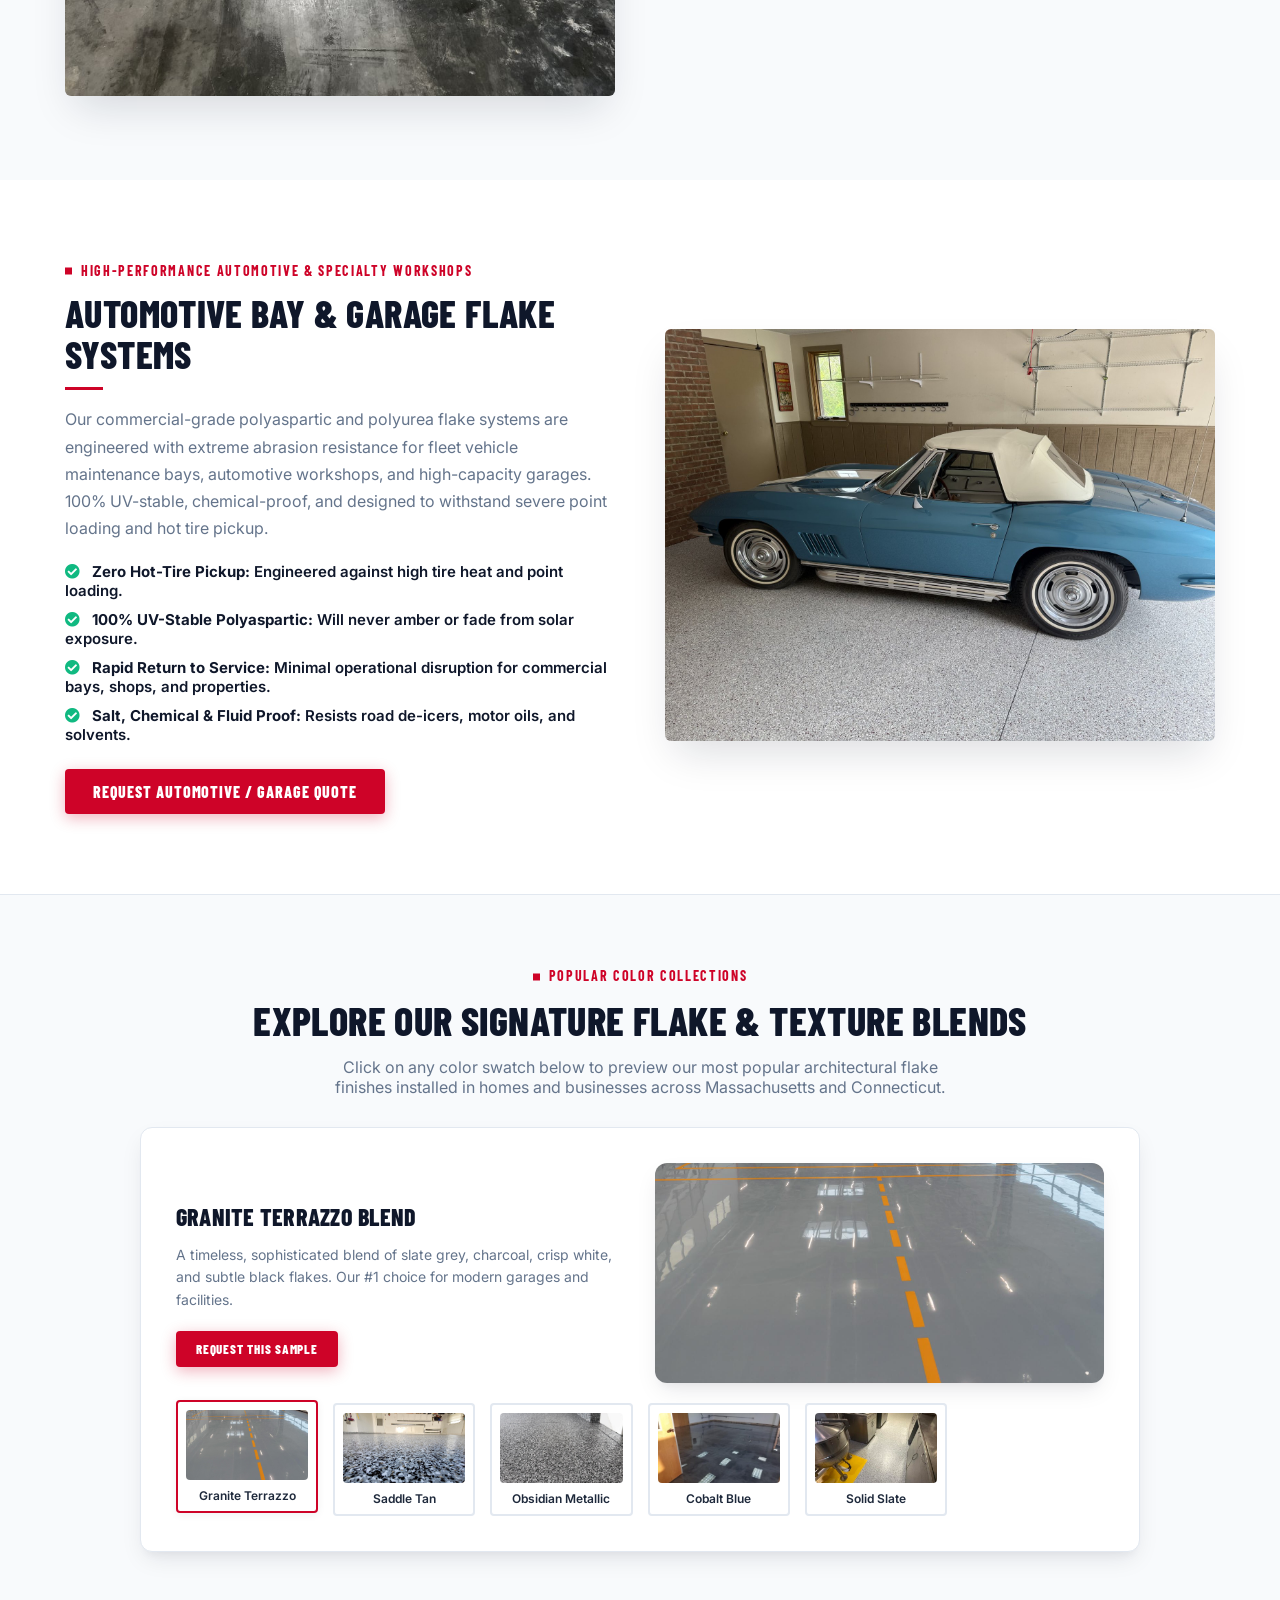
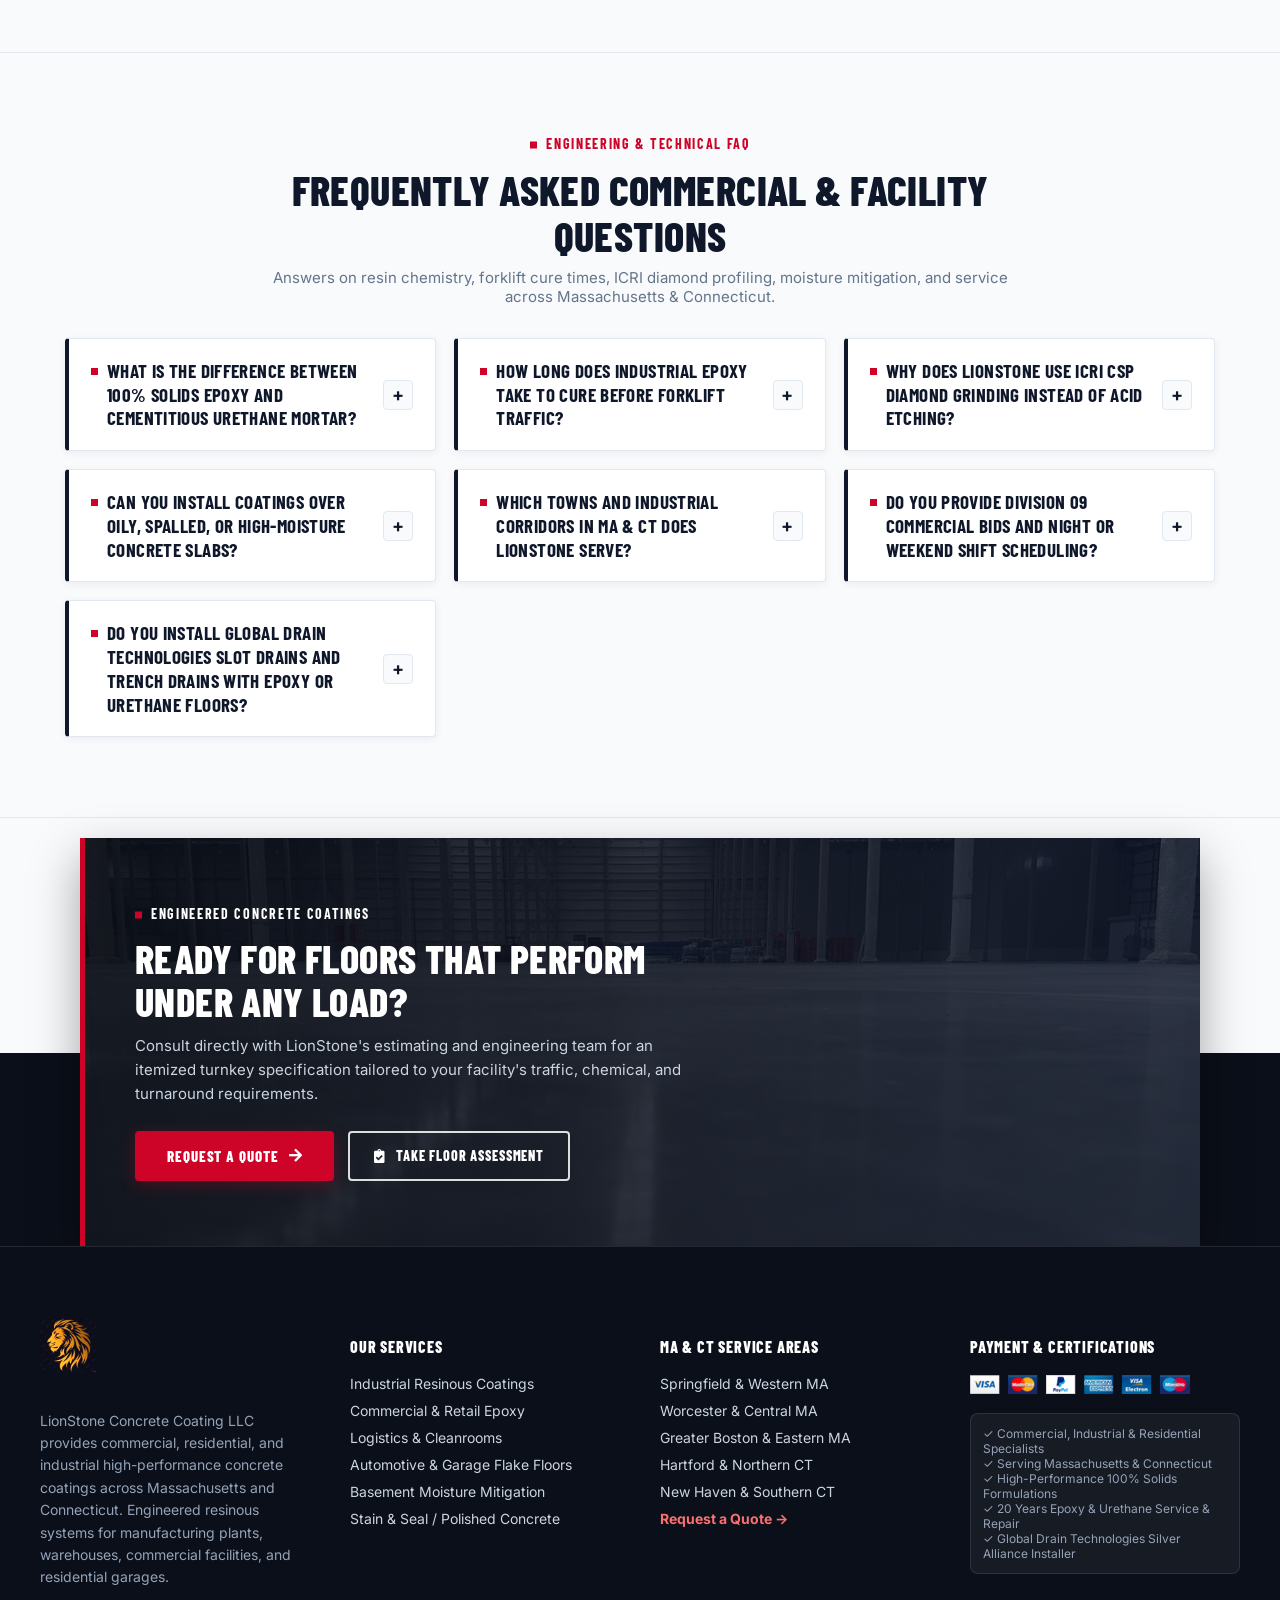
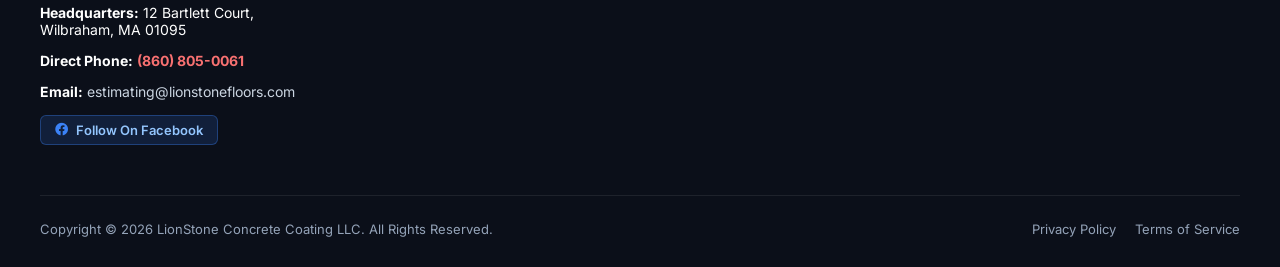
<file: services.html>
<!DOCTYPE html>
<html lang="en-US" prefix="og: https://ogp.me/ns#">
<head>
    <meta charset="UTF-8">
    <meta name="viewport" content="width=device-width, initial-scale=1.0">
    <title>Industrial, Commercial &amp; Residential Concrete Coating Services in MA &amp; CT | LionStone Floors</title>
    <meta name="description" content="Explore LionStone Floors industrial, commercial & residential concrete coatings in Massachusetts & Connecticut: Heavy-duty manufacturing floor systems, warehouse resinous coatings, and diamond grinding." />
    <meta name="robots" content="follow, index, max-snippet:-1, max-video-preview:-1, max-image-preview:large" />
    <link rel="canonical" href="https://lionstonefloors.com/services.html" />
    <link rel="alternate" type="text/plain" title="LLMs Information" href="https://lionstonefloors.com/llms.txt" />
    <meta property="og:locale" content="en_US" />
    <meta property="og:type" content="article" />
    <meta property="og:title" content="Industrial, Commercial &amp; Residential Concrete Coating Services in MA &amp; CT | LionStone Floors" />
    <meta property="og:description" content="Engineered epoxy and polyaspartic flooring systems for manufacturing plants, warehouses, logistics centers, commercial facilities, and residential garages across Massachusetts & Connecticut." />
    <meta property="og:url" content="https://lionstonefloors.com/services.html" />
    <meta property="og:image" content="https://lionstonefloors.com/assets/images/Lionstone-Concrete-Coating-Epoxy-Flooring-new-england-3.jpg" />
    <meta property="og:site_name" content="LionStone Floors" />
    
    <!-- Structured Data: Service & FAQPage -->
    <script type="application/ld+json">
{
  "@context": "https://schema.org",
  "@type": "Service",
  "serviceType": "Commercial, Industrial & Residential Resinous Concrete Coatings",
  "provider": {
    "@type": "HomeAndConstructionBusiness",
    "name": "LionStone Concrete Coating LLC",
    "url": "https://lionstonefloors.com/",
    "telephone": "+1-860-805-0061",
    "address": {
      "@type": "PostalAddress",
      "streetAddress": "12 Bartlett Court",
      "addressLocality": "Wilbraham",
      "addressRegion": "MA",
      "postalCode": "01095",
      "addressCountry": "US"
    }
  },
  "areaServed": [
    "Massachusetts",
    "Connecticut"
  ],
  "hasOfferCatalog": {
    "@type": "OfferCatalog",
    "name": "Engineered Resinous Flooring Systems",
    "itemListElement": [
      {
        "@type": "Offer",
        "itemOffered": {
          "@type": "Service",
          "name": "100% Solids Industrial Epoxy Flooring"
        }
      },
      {
        "@type": "Offer",
        "itemOffered": {
          "@type": "Service",
          "name": "Cementitious Urethane Mortar Flooring"
        }
      },
      {
        "@type": "Offer",
        "itemOffered": {
          "@type": "Service",
          "name": "Novolac Chemical & Cleanroom Containment"
        }
      },
      {
        "@type": "Offer",
        "itemOffered": {
          "@type": "Service",
          "name": "Commercial Stair Tower & Safety Quartz Systems"
        }
      },
      {
        "@type": "Offer",
        "itemOffered": {
          "@type": "Service",
          "name": "Polyaspartic Full-Flake Automotive & Garage Floors"
        }
      },
      {
        "@type": "Offer",
        "itemOffered": {
          "@type": "Service",
          "name": "Hydrostatic Moisture Mitigation & Diamond Grinding"
        }
      },
      {
        "@type": "Offer",
        "itemOffered": {
          "@type": "Service",
          "name": "Global Drain Technologies Slot Drain, FoodSafe Drain & Trench Drain Installation"
        }
      }
    ]
  },
  "description": "20 years of quality epoxy & urethane installation, service, and repair experience across Massachusetts and Connecticut, plus authorized Global Drain Technologies Silver Alliance Slot Drain, FoodSafe Drain, and Trench Drain installation.",
  "award": "Global Drain Technologies — Silver Alliance Slot Drain Installer and Consultant"
}
    </script>
    <script type="application/ld+json">
{
  "@context": "https://schema.org",
  "@type": "FAQPage",
  "mainEntity": [
    {
      "@type": "Question",
      "name": "What is the difference between 100% solids epoxy and cementitious urethane mortar?",
      "acceptedAnswer": {
        "@type": "Answer",
        "text": "100% solids industrial epoxy is ideal for warehouses, manufacturing bays, and distribution hubs needing high compressive strength (10,500+ PSI) and abrasion resistance. Three-component cementitious urethane mortar (3/16\" to 3/8\") has a thermal expansion coefficient matched to concrete, withstanding 212°F+ live steam washdowns, freeze-thaw thermal shock, and organic food acids."
      }
    },
    {
      "@type": "Question",
      "name": "How long does industrial epoxy take to cure before forklift traffic?",
      "acceptedAnswer": {
        "@type": "Answer",
        "text": "Light foot traffic is typically permitted in 12 to 18 hours, with full mechanical forklift and steel-wheel loading returning in 24 to 48 hours depending on resin thickness and ambient slab temperatures. When minimal plant downtime is critical, fast-cure polyaspartic and urethane formulations accelerate return to service."
      }
    },
    {
      "@type": "Question",
      "name": "Why does LionStone use ICRI CSP diamond grinding instead of acid etching?",
      "acceptedAnswer": {
        "@type": "Answer",
        "text": "Acid etching leaves behind chemical salts that weaken adhesion and fails to remove surface laitance or old mastics. LionStone uses 3-phase planetary diamond grinders and shot blasters paired with HEPA dust extractors to mechanically profile concrete to ICRI CSP 2–5 standards, creating open concrete pores for permanent mechanical bonding."
      }
    },
    {
      "@type": "Question",
      "name": "Can you install coatings over oily, spalled, or high-moisture concrete slabs?",
      "acceptedAnswer": {
        "@type": "Answer",
        "text": "Yes. We perform ASTM calcium chloride and relative humidity moisture testing prior to coating, apply oil-stop or 25-lb hydrostatic moisture vapor barrier primers where needed, and rebuild spalled control joints, floor trenches, and damaged treads with structural polyurea and polymer mortar."
      }
    },
    {
      "@type": "Question",
      "name": "Which towns and industrial corridors in MA & CT does LionStone serve?",
      "acceptedAnswer": {
        "@type": "Answer",
        "text": "Headquartered at 12 Bartlett Court in Wilbraham, MA, we serve Springfield & Western MA, Hartford & Northern CT, Worcester & Central MA, Greater Boston & Eastern MA, and New Haven & Southern CT—including Wilbraham, Springfield, Chicopee, Holyoke, Westfield, Hartford, Windsor, Enfield, Worcester, Framingham, Boston, Cambridge, Woburn, and New Haven."
      }
    },
    {
      "@type": "Question",
      "name": "Do you provide Division 09 commercial bids and night or weekend shift scheduling?",
      "acceptedAnswer": {
        "@type": "Answer",
        "text": "Yes. We provide itemized Division 09 proposals for General Contractors, plant engineers, and property managers, and regularly schedule overnight or weekend plant shutdown mobilizations across Massachusetts and Connecticut."
      }
    },
    {
      "@type": "Question",
      "name": "Do you install Global Drain Technologies Slot Drains and Trench Drains with epoxy or urethane floors?",
      "acceptedAnswer": {
        "@type": "Answer",
        "text": "Yes. LionStone is an authorized Global Drain Technologies Silver Alliance Slot Drain Installer and Consultant with 20 years of epoxy and urethane installation, service, and repair experience. We coordinate layout consultation, concrete saw-cutting, pre-sloped stainless steel Slot Drains, FoodSafe Drains, heavy-load Trench Drains, floor pitching, and waterproof resinous tie-in directly to the drain channel across MA & CT."
      }
    }
  ]
}
    </script>

    <!-- Preconnect & Critical Assets -->
    <link rel="preconnect" href="https://fonts.googleapis.com" />
    <link rel="preconnect" href="https://fonts.gstatic.com" crossorigin />
    <link rel="preconnect" href="https://cdnjs.cloudflare.com" crossorigin />
    <link rel="preload" as="image" href="./assets/images/hero-epoxy-3.webp" fetchpriority="high" />
    <!-- Stylesheets (render-critical customstyle.css only; fonts & icons non-blocking) -->
    <link rel="stylesheet" href="./assets/css/customstyle.css?v=10" />
    <link rel="stylesheet" href="https://fonts.googleapis.com/css2?family=Barlow+Condensed:wght@600;700;800;900&family=Inter:wght@400;500;600;700;800&display=swap" media="print" onload="this.media='all'" />
    <link rel="stylesheet" href="https://cdnjs.cloudflare.com/ajax/libs/font-awesome/5.15.4/css/all.min.css" media="print" onload="this.media='all'" />
    <noscript>
        <link rel="stylesheet" href="https://fonts.googleapis.com/css2?family=Barlow+Condensed:wght@600;700;800;900&family=Inter:wght@400;500;600;700;800&display=swap" />
        <link rel="stylesheet" href="https://cdnjs.cloudflare.com/ajax/libs/font-awesome/5.15.4/css/all.min.css" />
    </noscript>
    
    <link rel="icon" type="image/png" href="./assets/images/favicon-64.png" sizes="64x64" />

    <!-- Google tag (gtag.js) -->
    <script async src="https://www.googletagmanager.com/gtag/js?id=AW-17046742942"></script>
    <script>
      window.dataLayer = window.dataLayer || [];
      function gtag(){dataLayer.push(arguments);}
      gtag('js', new Date());

      gtag('config', 'AW-17046742942');
      gtag('config', 'G-8DGC4CBGWN');
    </script>
</head>

<body class="services-page wrapper-custom">
<div class="website-wrapper">

    <!-- Site Header -->
    <header class="whb-header whb-header_149418 whb-sticky-real">
        <div class="whb-main-header">

            <!-- Main Header -->
            <div class="whb-row whb-general-header">
                <div class="container" style="display: flex; justify-content: space-between; align-items: center; padding: 15px 25px;">
                    <div class="site-logo">
                        <a href="./index.html">
                            <img src="./assets/images/logo-optimized.webp" alt="LionStone Concrete Coatings Logo" width="66" height="65" decoding="async" style="max-height: 65px; object-fit: contain;" />
                        </a>
                    </div>

                    <nav class="main-nav-desktop" style="display: flex; align-items: center; gap: 26px;">
                        <button type="button" class="ls-nav-link" data-ls-menu="industries">
                            Industries <i class="fas fa-chevron-down"></i>
                        </button>
                        <button type="button" class="ls-nav-link" data-ls-menu="services" style="color: var(--ls-accent);">
                            Services <i class="fas fa-chevron-down"></i>
                        </button>
                        <a href="./reviews.html" class="ls-nav-link">Case Studies &amp; Gallery</a>
                        <a href="./about-us.html" class="ls-nav-link">About Us</a>
                        <a href="./contact.html" class="ls-nav-link">Contact</a>
                    </nav>

                    <div style="display: flex; align-items: center; gap: 15px;">
                        <a href="tel:8608050061" class="header-phone-badge">
                            <i class="fas fa-phone-alt"></i> (860) 805-0061
                        </a>
                        <a href="./contact.html" class="btn-ls-primary" style="padding: 10px 20px !important; font-size: 14px !important;">
                            Request a Site Visit <i class="fas fa-arrow-right"></i>
                        </a>
                    </div>
                </div>

                <!-- Mega Menu: Industries -->
                <div class="ls-mega-menu" data-ls-menu-panel="industries">
                    <div class="ls-mega-header">
                        <h6><span class="ls-eyebrow ls-eyebrow-light" style="margin: 0;">SERVING MASSACHUSETTS &amp; CONNECTICUT COMMERCIAL &amp; RESIDENTIAL</span></h6>
                        <button type="button" class="ls-mega-close" data-ls-close-menu aria-label="Close Menu"><i class="fas fa-times"></i></button>
                    </div>
                    <div class="ls-mega-grid">
                        <div class="ls-mega-col">
                            <h5>Heavy Industrial &amp; Production</h5>
                            <ul class="ls-mega-list">
                                <li><a href="./services.html#industrial-flooring">Industrial &amp; Manufacturing Plants</a></li>
                                <li><a href="./services.html#industrial-flooring">Warehousing &amp; Logistics Hubs</a></li>
                                <li><a href="./services.html#industrial-flooring">Packaging &amp; Distribution Centers</a></li>
                                <li><a href="./services.html#industrial-flooring">Machine Shops &amp; Assembly Lines</a></li>
                            </ul>
                        </div>
                        <div class="ls-mega-col">
                            <h5>Hygienic, Lab &amp; Food Processing</h5>
                            <ul class="ls-mega-list">
                                <li><a href="./services.html#commercial-specialty">Food &amp; Beverage Processing (USDA)</a></li>
                                <li><a href="./services.html#commercial-specialty">Pharmaceutical &amp; Biotech Labs</a></li>
                                <li><a href="./services.html#commercial-specialty">Cleanrooms &amp; Semiconductor Spaces</a></li>
                                <li><a href="./services.html#commercial-specialty">Commercial Kitchens &amp; Breweries</a></li>
                            </ul>
                        </div>
                        <div class="ls-mega-col">
                            <h5>Commercial &amp; Institutional</h5>
                            <ul class="ls-mega-list">
                                <li><a href="./services.html#commercial-retail">Multi-Story Stair Towers &amp; Ramps</a></li>
                                <li><a href="./services.html#commercial-retail">Healthcare &amp; Medical Corridors</a></li>
                                <li><a href="./services.html#commercial-retail">Retail Storefronts &amp; Showrooms</a></li>
                                <li><a href="./services.html#commercial-retail">Schools, Universities &amp; Municipal</a></li>
                            </ul>
                        </div>
                        <div class="ls-mega-col">
                            <h5>Automotive &amp; Specialty</h5>
                            <ul class="ls-mega-list">
                                <li><a href="./services.html#residential-garage">Automotive &amp; Fleet Service Bays</a></li>
                                <li><a href="./services.html#residential-garage">Aviation &amp; Aerospace Hangars</a></li>
                                <li><a href="./services.html#residential-garage">Residential Garages &amp; Workshops</a></li>
                                <li><a href="./services.html#concrete-coatings">Basement Moisture Mitigation</a></li>
                            </ul>
                        </div>
                    </div>
                </div>

                <!-- Mega Menu: Services -->
                <div class="ls-mega-menu" data-ls-menu-panel="services">
                    <div class="ls-mega-header">
                        <h6><span class="ls-eyebrow ls-eyebrow-light" style="margin: 0;">Engineered Seamless Flooring Systems</span></h6>
                        <button type="button" class="ls-mega-close" data-ls-close-menu aria-label="Close Menu"><i class="fas fa-times"></i></button>
                    </div>
                    <div class="ls-mega-grid">
                        <div class="ls-mega-col">
                            <h5>Resinous &amp; Industrial Systems</h5>
                            <ul class="ls-mega-list">
                                <li><a href="./services.html#industrial-flooring">100% Solids Epoxy Flooring</a></li>
                                <li><a href="./services.html#system-spec-finder">Urethane Cement (Thermal Shock)</a></li>
                                <li><a href="./services.html#system-spec-finder">Novolac Chemical-Resistant Epoxy</a></li>
                                <li><a href="./services.html#residential-garage">Polyaspartic &amp; Rapid-Cure Coatings</a></li>
                            </ul>
                        </div>
                        <div class="ls-mega-col">
                            <h5>Concrete Prep &amp; Restoration</h5>
                            <ul class="ls-mega-list">
                                <li><a href="./services.html#stain-seal-concrete">Planetary Diamond Grinding (CSP 2–5)</a></li>
                                <li><a href="./services.html#concrete-coatings">Moisture Vapor Mitigation Barriers</a></li>
                                <li><a href="./services.html#stain-seal-concrete">Spall, Trench &amp; Joint Remediation</a></li>
                                <li><a href="./services.html#slot-drains">Slot Drains &amp; Trench Drains (GDT Silver Alliance)</a></li>
                                <li><a href="./services.html#stain-seal-concrete">Polished, Stained &amp; Densified Concrete</a></li>
                            </ul>
                        </div>
                        <div class="ls-mega-col">
                            <h5>Safety &amp; Architectural</h5>
                            <ul class="ls-mega-list">
                                <li><a href="./services.html#commercial-retail">High-Traction Quartz Broadcast</a></li>
                                <li><a href="./services.html#industrial-flooring">OSHA Safety Walkways &amp; Line Striping</a></li>
                                <li><a href="./services.html#commercial-specialty">Integral Sanitary Cove Base Systems</a></li>
                                <li><a href="./services.html#commercial-retail">Designer Metallic &amp; Flake Finishes</a></li>
                            </ul>
                        </div>
                        <div class="ls-mega-col">
                            <h5>Interactive Engineering Tools</h5>
                            <ul class="ls-mega-list">
                                <li><a href="./services.html#system-spec-finder">Interactive System Spec Finder</a></li>
                                <li><a href="#" data-open-floor-quiz>60-Second Floor Assessment Quiz</a></li>
                                <li><a href="./services.html#lionstone-swatch-container">Color Flake &amp; Finish Visualizer</a></li>
                                <li><a href="./contact.html">Request On-Site Facility Evaluation</a></li>
                            </ul>
                        </div>
                    </div>
                </div>
            </div>
        </div>
    </header>

    <!-- Services Hero -->
    <section style="background: linear-gradient(rgba(15, 23, 42, 0.84), rgba(15, 23, 42, 0.92)), url('./assets/images/hero-epoxy-3.webp') center/cover no-repeat; padding: 90px 20px; color: #FFFFFF; text-align: center;">
        <div style="max-width: 850px; margin: 0 auto;">
            <span class="ls-eyebrow ls-eyebrow-light">Serving Massachusetts &amp; Connecticut • Engineered Resinous Surface Systems</span>
            <h1 style="font-size: 50px; margin: 10px 0 18px 0; color: #FFFFFF;">Industrial, Commercial &amp; Residential Concrete Coatings</h1>
            <p style="font-size: 18px; line-height: 1.6; color: #CBD5E1; max-width: 740px; margin: 0 auto 30px auto;">
                From high-capacity manufacturing facilities and logistics warehouses to commercial showrooms and residential garages, LionStone Floors installs seamless resinous systems engineered for extreme compressive strength, chemical containment, and rapid return to service across Massachusetts and Connecticut.
            </p>
            <div style="display: flex; justify-content: center; gap: 15px; flex-wrap: wrap;">
                <a href="#system-spec-finder" class="btn-ls-primary" style="font-size: 13px !important; padding: 10px 22px !important;"><i class="fas fa-sliders-h"></i> Interactive Spec Finder</a>
                <a href="#industrial-flooring" class="btn-ls-secondary" style="font-size: 13px !important; padding: 10px 20px !important;">Industrial Systems</a>
                <a href="#slot-drains" class="btn-ls-secondary" style="font-size: 13px !important; padding: 10px 20px !important;">Slot &amp; Trench Drains</a>
                <a href="#commercial-specialty" class="btn-ls-secondary" style="font-size: 13px !important; padding: 10px 20px !important;">Logistics &amp; Cleanrooms</a>
                <a href="#commercial-retail" class="btn-ls-secondary" style="font-size: 13px !important; padding: 10px 20px !important;">Commercial Facilities</a>
                <a href="#residential-garage" class="btn-ls-secondary" style="font-size: 13px !important; padding: 10px 20px !important;">Automotive &amp; Garages</a>
            </div>
        </div>
    </section>

    <!-- "Not Sure Which Floor Is Right For You?" Assessment Banner -->
    <section class="ls-assessment-bar">
        <div class="ls-assessment-bar-inner">
            <h3>Not Sure Which Flooring System Is Right for Your Facility?</h3>
            <div class="ls-assessment-cta-group">
                <span class="ls-time-tag">Takes Under 60 Seconds</span>
                <a href="#" data-open-floor-quiz class="btn-ls-primary">
                    Take the Floor Assessment <i class="fas fa-clipboard-check"></i>
                </a>
            </div>
        </div>
    </section>

    <!-- Interactive Engineering & System Specification Selector -->
    <section id="system-spec-finder" style="padding: 70px 20px; background: var(--ls-bg-light); border-bottom: 1px solid var(--ls-border);">
        <div class="container" style="max-width: 1150px; margin: 0 auto; text-align: center;">
            <span class="ls-eyebrow">Technical Specification Guide</span>
            <h2 style="font-size: 42px; margin: 6px 0 14px 0;">Interactive Flooring System Spec Finder</h2>
            <p style="color: var(--ls-text-muted); max-width: 700px; margin: 0 auto;">
                Select your facility environment or operating conditions below to inspect recommended surface preparation profiles, build thickness, compressive ratings, and resinous chemistry.
            </p>

            <div class="spec-selector-card" id="lionstone-spec-selector">
                <div class="spec-env-tabs">
                    <button type="button" class="spec-env-btn active"
                        data-title="Heavy Manufacturing & Forklift System"
                        data-badge="Industrial High-Build Epoxy / Polyurethane"
                        data-desc="Engineered for heavy manufacturing plants, warehousing aisles, and assembly lines subject to continuous forklift traffic, steel-wheel point loads, and heavy mechanical impact."
                        data-prep="CSP 3–4 Planetary Diamond Grind / Shot Blast"
                        data-thickness="40 – 125 mils (Multi-Coat High-Build)"
                        data-compressive="10,500+ PSI (ASTM C579)"
                        data-cure="24–36 Hours Full Mechanical Load"
                        data-chemistry="100% Solids Cycloaliphatic Epoxy + Aliphatic Urethane Topcoat"
                        data-apps="Manufacturing Plants, Distribution Hubs, Machine Shops, Assembly Bays">
                        <i class="fas fa-industry"></i> Heavy Manufacturing & Forklift
                    </button>

                    <button type="button" class="spec-env-btn"
                        data-title="Chemical, Acid & Pharma Containment"
                        data-badge="Novolac Epoxy & Seamless Cleanroom System"
                        data-desc="Formulated for extreme chemical resistance against concentrated acids, caustics, aviation hydraulic fluids, solvents, and continuous cleanroom sanitization protocols."
                        data-prep="CSP 3–5 Diamond Grind + Trench / Joint Mending"
                        data-thickness="60 – 180 mils + Integral 4&quot;–6&quot; Radius Coving"
                        data-compressive="11,200+ PSI (High Cross-Link Density)"
                        data-cure="24–48 Hours Chemical Immersion Ready"
                        data-chemistry="100% Solids Novolac Epoxy + Chemical-Resistant Urethane"
                        data-apps="Pharmaceutical Labs, Battery Plants, Chemical Storage, Aviation Hangars">
                        <i class="fas fa-flask"></i> Chemical & Cleanroom
                    </button>

                    <button type="button" class="spec-env-btn"
                        data-title="Food, Beverage & Thermal Shock (USDA/FDA)"
                        data-badge="Cementitious Urethane Mortar System"
                        data-desc="Monolithic, antimicrobial thermal-shock flooring built to withstand 212°F+ live steam washdowns, freeze-thaw cycling, organic acids, and heavy washdown slopes."
                        data-prep="CSP 4–6 Heavy Shot Blast & Keyed Terminations"
                        data-thickness="3/16&quot; to 3/8&quot; (187 – 375 mils) Slurry / Mortar"
                        data-compressive="9,200+ PSI (Thermal Coefficient Matched to Concrete)"
                        data-cure="8–16 Hours Rapid Return to Service"
                        data-chemistry="Three-Component Cementitious Urethane + Quartz Broadcast"
                        data-apps="Food & Beverage Processing, Cold Storage, Breweries, Commercial Commissaries">
                        <i class="fas fa-temperature-low"></i> Thermal Shock & USDA/FDA
                    </button>

                    <button type="button" class="spec-env-btn"
                        data-title="Commercial Retail, Stairwells & Concourses"
                        data-badge="Architectural Quartz & Designer Metallic"
                        data-desc="High-traction safety quartz systems for multi-tier commercial stairwells and exterior access ramps, plus seamless architectural metallic and terrazzo-flake finishes for showrooms."
                        data-prep="CSP 2–3 Dustless HEPA Diamond Grind"
                        data-thickness="35 – 80 mils + OSHA Safety Nosing / Anti-Slip Grit"
                        data-compressive="9,500+ PSI High-Abrasion Wear Layer"
                        data-cure="12–24 Hours Foot Traffic Ready"
                        data-chemistry="100% Solids Epoxy Base + UV-Stable Polyaspartic Clearcoat"
                        data-apps="Commercial Stair Towers, Retail Storefronts, Schools, Healthcare Corridors">
                        <i class="fas fa-building"></i> Commercial & Stair Towers
                    </button>

                    <button type="button" class="spec-env-btn"
                        data-title="Automotive Bays & Residential Garages"
                        data-badge="Full-Broadcast Polyaspartic Flake System"
                        data-desc="Showroom-grade full-refusal vinyl flake broadcast locked beneath UV-stable polyaspartic topcoats. Impervious to hot-tire pickup, road salts, automotive fluids, and impact."
                        data-prep="CSP 2–3 Diamond Grind + Elastomeric Crack Fill"
                        data-thickness="35 – 50 mils (100% Refusal Flake Broadcast)"
                        data-compressive="8,800+ PSI / Zero Hot-Tire Delamination"
                        data-cure="Rapid Cure — Light Foot Traffic in 4–6 Hours"
                        data-chemistry="Moisture-Mitigating Primer + 100% UV-Stable Polyaspartic"
                        data-apps="Residential Garages, Auto Dealership Service Bays, Fleet Maintenance Shops">
                        <i class="fas fa-car"></i> Automotive & Garages
                    </button>
                </div>

                <div class="spec-body-grid">
                    <div>
                        <span id="spec-sys-badge" style="display: inline-block; background: rgba(206, 3, 40, 0.1); color: var(--ls-accent); font-size: 12px; font-weight: 800; padding: 5px 12px; border-radius: 20px; text-transform: uppercase; letter-spacing: 0.05em; margin-bottom: 12px;">
                            Industrial High-Build Epoxy / Polyurethane
                        </span>
                        <h3 id="spec-sys-title" style="font-size: 26px; margin: 0 0 14px 0; color: var(--ls-primary);">
                            Heavy Manufacturing & Forklift System
                        </h3>
                        <p id="spec-sys-desc" style="font-size: 15px; line-height: 1.65; color: var(--ls-text-muted); margin-bottom: 24px;">
                            Engineered for heavy manufacturing plants, warehousing aisles, and assembly lines subject to continuous forklift traffic, steel-wheel point loads, and heavy mechanical impact.
                        </p>
                        <div style="display: flex; gap: 12px; flex-wrap: wrap;">
                            <a id="spec-cta-btn" href="./contact.html?system=Heavy%20Manufacturing%20%26%20Forklift%20System" class="btn-ls-primary" style="font-size: 13px !important; padding: 12px 24px !important;">
                                <i class="fas fa-file-signature"></i> Request Quote for This Spec
                            </a>
                            <a href="tel:8608050061" class="header-phone-badge" style="padding: 10px 18px;">
                                <i class="fas fa-phone-alt"></i> Speak With Engineering
                            </a>
                        </div>
                    </div>

                    <div class="spec-metrics-grid">
                        <div class="spec-metric-box">
                            <span class="spec-metric-label"><i class="fas fa-drafting-compass" style="color: var(--ls-accent); margin-right: 4px;"></i> Surface Prep Profile</span>
                            <div id="spec-val-prep" class="spec-metric-value">CSP 3–4 Planetary Diamond Grind / Shot Blast</div>
                        </div>
                        <div class="spec-metric-box">
                            <span class="spec-metric-label"><i class="fas fa-layer-group" style="color: var(--ls-accent); margin-right: 4px;"></i> System Build Thickness</span>
                            <div id="spec-val-thickness" class="spec-metric-value">40 – 125 mils (Multi-Coat High-Build)</div>
                        </div>
                        <div class="spec-metric-box">
                            <span class="spec-metric-label"><i class="fas fa-dumbbell" style="color: var(--ls-accent); margin-right: 4px;"></i> Compressive Strength</span>
                            <div id="spec-val-compressive" class="spec-metric-value">10,500+ PSI (ASTM C579)</div>
                        </div>
                        <div class="spec-metric-box">
                            <span class="spec-metric-label"><i class="fas fa-clock" style="color: var(--ls-accent); margin-right: 4px;"></i> Return to Service</span>
                            <div id="spec-val-cure" class="spec-metric-value">24–36 Hours Full Mechanical Load</div>
                        </div>
                        <div class="spec-metric-box" style="grid-column: 1 / -1;">
                            <span class="spec-metric-label"><i class="fas fa-vial" style="color: var(--ls-accent); margin-right: 4px;"></i> Resinous Architecture</span>
                            <div id="spec-val-chemistry" class="spec-metric-value">100% Solids Cycloaliphatic Epoxy + Aliphatic Urethane Topcoat</div>
                        </div>
                        <div class="spec-metric-box" style="grid-column: 1 / -1;">
                            <span class="spec-metric-label"><i class="fas fa-check-double" style="color: #10B981; margin-right: 4px;"></i> Primary Facility Applications</span>
                            <div id="spec-val-apps" class="spec-metric-value">Manufacturing Plants, Distribution Hubs, Machine Shops, Assembly Bays</div>
                        </div>
                    </div>
                </div>
            </div>
        </div>
    </section>

    <!-- Service 1: Industrial Resinous Systems -->
    <section id="industrial-flooring" style="padding: 80px 20px; background: #FFFFFF; border-bottom: 1px solid var(--ls-border);">
        <div class="container" style="max-width: 1150px; margin: 0 auto; display: grid; grid-template-columns: repeat(auto-fit, minmax(340px, 1fr)); gap: 50px; align-items: center;">
            <div>
                <span class="ls-eyebrow">Heavy Duty Industrial</span>
                <h2 style="font-size: 38px; margin: 6px 0 12px 0;">Industrial Resinous &amp; Chemical-Resistant Systems</h2>
                <hr class="ls-accent-hr" />
                <p style="font-size: 16px; line-height: 1.7; color: var(--ls-text-muted); margin-bottom: 20px;">
                    Engineered for manufacturing plants, aircraft hangars, warehouses, automotive repair shops, and processing facilities requiring high compressive strength, forklift durability, and extreme chemical containment.
                </p>
                <ul style="list-style: none; padding: 0; margin: 0 0 25px 0; display: flex; flex-direction: column; gap: 10px; font-size: 15px; color: var(--ls-primary); font-weight: 600;">
                    <li><i class="fas fa-check-circle" style="color: #10B981; margin-right: 8px;"></i> <strong>Extreme Forklift &amp; Heavy Load Rated:</strong> High Shore D hardness resisting point loading.</li>
                    <li><i class="fas fa-check-circle" style="color: #10B981; margin-right: 8px;"></i> <strong>Chemical &amp; Solvent Resistance:</strong> Protects against harsh acids, oils, and alkalines.</li>
                    <li><i class="fas fa-check-circle" style="color: #10B981; margin-right: 8px;"></i> <strong>Non-Porous Seamless Finish:</strong> Eliminates bacteria traps and eases washdowns.</li>
                    <li><i class="fas fa-check-circle" style="color: #10B981; margin-right: 8px;"></i> <strong>OSHA / USDA / FDA Compliant:</strong> Custom anti-slip grit levels tailored to workflow safety.</li>
                </ul>
                <div style="display: flex; gap: 15px;">
                    <a href="./contact.html?system=Industrial%20Resinous%20Coating" class="btn-ls-primary">Industrial Facility Quote</a>
                </div>
            </div>

            <div>
                <img loading="lazy" decoding="async" src="./assets/images/projects/warehouse-safety-walkway.jpg" alt="Industrial Logistics Safety Walkway System" style="width: 100%; border-radius: 6px; box-shadow: var(--ls-shadow-lg);" />
            </div>
        </div>
    </section>

    <!-- Service 2: Global Drain Technologies Slot Drains & Trench Drains -->
    <section id="slot-drains" style="padding: 80px 20px; background: var(--ls-bg-light); border-bottom: 1px solid var(--ls-border);">
        <div class="container" style="max-width: 1150px; margin: 0 auto; display: grid; grid-template-columns: repeat(auto-fit, minmax(340px, 1fr)); gap: 50px; align-items: center;">
            <div style="order: 2;">
                <span class="ls-eyebrow">Global Drain Technologies &bull; Silver Alliance Installer &amp; Consultant</span>
                <h2 style="font-size: 38px; margin: 6px 0 12px 0;">Slot Drain, FoodSafe &amp; Trench Drain Systems</h2>
                <hr class="ls-accent-hr" />
                <p style="font-size: 16px; line-height: 1.7; color: var(--ls-text-muted); margin-bottom: 20px;">
                    Eliminate costly finger-pointing between drainage contractors and flooring installers. As an authorized <strong>Global Drain Technologies Silver Alliance Slot Drain Installer and Consultant</strong> with <strong>20 years of epoxy &amp; urethane installation, service, and repair experience</strong>, LionStone delivers turnkey linear drainage integrated seamlessly with industrial resinous floor coatings across Massachusetts and Connecticut.
                </p>
                <ul style="list-style: none; padding: 0; margin: 0 0 25px 0; display: flex; flex-direction: column; gap: 10px; font-size: 15px; color: var(--ls-primary); font-weight: 600;">
                    <li><i class="fas fa-check-circle" style="color: #10B981; margin-right: 8px;"></i> <strong>Grate-Free Pre-Sloped Slot Drains:</strong> Heavy forklift-rated T304 &amp; T316 stainless steel linear systems built for warehouses, washdown bays, and manufacturing floors.</li>
                    <li><i class="fas fa-check-circle" style="color: #10B981; margin-right: 8px;"></i> <strong>FoodSafe &amp; Sanitary Plant Drains:</strong> Cleanable hygienic drainage engineered for food &amp; beverage processing, breweries, bakeries, dairies, and commercial kitchens.</li>
                    <li><i class="fas fa-check-circle" style="color: #10B981; margin-right: 8px;"></i> <strong>Concrete Pitching &amp; Seamless Tie-In:</strong> Precision saw-cutting, floor sloping, and liquid-tight epoxy or thermal-shock cementitious urethane bonding right to the drain flange.</li>
                    <li><i class="fas fa-check-circle" style="color: #10B981; margin-right: 8px;"></i> <strong>20 Years Service &amp; Repair Expertise:</strong> Rehabilitation of corroded trench channels, failing slab perimeters, and pitched wet-processing floors.</li>
                </ul>
                <div style="display: flex; gap: 15px; flex-wrap: wrap;">
                    <a href="./contact.html?system=Slot%20Drain%20%26%20Trench%20Drain%20Installation" class="btn-ls-primary">Request Slot Drain &amp; Floor Quote <i class="fas fa-arrow-right"></i></a>
                    <a href="https://globaldraintech.com/" target="_blank" rel="noopener noreferrer" class="btn-ls-secondary" style="color: var(--ls-primary) !important; border-color: var(--ls-border) !important; background: #FFFFFF !important;">Explore Global Drain Technologies <i class="fas fa-external-link-alt"></i></a>
                </div>
            </div>
            <div style="order: 1;">
                <img loading="lazy" decoding="async" src="./assets/images/projects/cleanroom-covebase.jpg" alt="Global Drain Technologies Slot Drain and Sanitary Resinous Flooring Integration" style="width: 100%; border-radius: 6px; box-shadow: var(--ls-shadow-lg);" />
            </div>
        </div>
    </section>

    <!-- Service 3: Commercial & Retail Metallic -->
    <section id="commercial-retail" style="padding: 80px 20px; background: #FFFFFF; border-bottom: 1px solid var(--ls-border);">
        <div class="container" style="max-width: 1150px; margin: 0 auto; display: grid; grid-template-columns: repeat(auto-fit, minmax(340px, 1fr)); gap: 50px; align-items: center;">
            <div>
                <span class="ls-eyebrow">Architectural Showrooms</span>
                <h2 style="font-size: 38px; margin: 6px 0 12px 0;">Designer Commercial &amp; Multi-Story Systems</h2>
                <hr class="ls-accent-hr" />
                <p style="font-size: 16px; line-height: 1.7; color: var(--ls-text-muted); margin-bottom: 20px;">
                    Make a stunning architectural statement. From commercial stair towers and public concourses to retail boutiques and restaurants, our seamless coatings deliver slip-resistant safety and mirror-like aesthetics.
                </p>
                <ul style="list-style: none; padding: 0; margin: 0 0 25px 0; display: flex; flex-direction: column; gap: 10px; font-size: 15px; color: var(--ls-primary); font-weight: 600;">
                    <li><i class="fas fa-check-circle" style="color: #10B981; margin-right: 8px;"></i> <strong>Multi-Tier Stair &amp; Walkway Safety:</strong> OSHA-compliant safety yellow nosing stripes.</li>
                    <li><i class="fas fa-check-circle" style="color: #10B981; margin-right: 8px;"></i> <strong>100% Seamless Integral Coving:</strong> Easy sanitation and wall protection.</li>
                    <li><i class="fas fa-check-circle" style="color: #10B981; margin-right: 8px;"></i> <strong>High-Foot Traffic Durability:</strong> Resists scuffs, salt tracking, and moisture.</li>
                </ul>
                <div style="display: flex; gap: 15px;">
                    <a href="./contact.html?system=Commercial%20Resinous%20Flooring" class="btn-ls-primary">Book Consultation</a>
                </div>
            </div>

            <div>
                <img loading="lazy" decoding="async" src="./assets/images/projects/commercial-stair-tower.jpg" alt="Commercial Multi-Tier Resinous Stair Tower" style="width: 100%; border-radius: 6px; box-shadow: var(--ls-shadow-lg);" />
            </div>
        </div>
    </section>

    <!-- Service 4: Basement Waterproofing & Moisture Control -->
    <section id="concrete-coatings" style="padding: 80px 20px; background: var(--ls-bg-light); border-bottom: 1px solid var(--ls-border);">
        <div class="container" style="max-width: 1150px; margin: 0 auto; display: grid; grid-template-columns: repeat(auto-fit, minmax(340px, 1fr)); gap: 50px; align-items: center;">
            <div style="order: 2;">
                <span class="ls-eyebrow">Moisture Mitigation</span>
                <h2 style="font-size: 38px; margin: 6px 0 12px 0;">Basement Epoxy &amp; Moisture Vapor Barrier</h2>
                <hr class="ls-accent-hr" />
                <p style="font-size: 16px; line-height: 1.7; color: var(--ls-text-muted); margin-bottom: 20px;">
                    Subterranean basements often suffer from hydrostatic pressure and damp concrete slabs. Our deep-penetrating epoxy moisture mitigation primer blocks ground moisture from pushing through the slab, preventing musty odors, mold, and coating delamination.
                </p>
                <ul style="list-style: none; padding: 0; margin: 0 0 25px 0; display: flex; flex-direction: column; gap: 10px; font-size: 15px; color: var(--ls-primary); font-weight: 600;">
                    <li><i class="fas fa-check-circle" style="color: #10B981; margin-right: 8px;"></i> <strong>Blocks up to 25 lbs of Hydrostatic MVE:</strong> Eliminates dampness and efflorescence.</li>
                    <li><i class="fas fa-check-circle" style="color: #10B981; margin-right: 8px;"></i> <strong>Mold &amp; Mildew Resistant:</strong> Creates a sanitary, easily cleaned living space.</li>
                    <li><i class="fas fa-check-circle" style="color: #10B981; margin-right: 8px;"></i> <strong>Available in Solid Colors, Flake Blends, or Warm Earth Tones.</strong></li>
                </ul>
                <div style="display: flex; gap: 15px;">
                    <a href="./contact.html?system=Basement%20Moisture%20Mitigation" class="btn-ls-primary">Basement Floor Quote</a>
                </div>
            </div>

            <div style="order: 1;">
                <img loading="lazy" decoding="async" src="./assets/images/projects/luxury-cabinet-garage.jpg" alt="Finished Basement Moisture Barrier and Flake Epoxy Living Space" style="width: 100%; border-radius: 6px; box-shadow: var(--ls-shadow-lg);" />
            </div>
        </div>
    </section>

    <!-- Service 5: Stain & Seal & Surface Prep -->
    <section id="stain-seal-concrete" style="padding: 80px 20px; background: #FFFFFF; border-bottom: 1px solid var(--ls-border);">
        <div class="container" style="max-width: 1150px; margin: 0 auto; display: grid; grid-template-columns: repeat(auto-fit, minmax(340px, 1fr)); gap: 50px; align-items: center;">
            <div>
                <span class="ls-eyebrow">Architectural Natural Concrete</span>
                <h2 style="font-size: 38px; margin: 6px 0 12px 0;">Stain &amp; Seal / Commercial Stairs &amp; Walkways</h2>
                <hr class="ls-accent-hr" />
                <p style="font-size: 16px; line-height: 1.7; color: var(--ls-text-muted); margin-bottom: 20px;">
                    From decorative concrete dyes to heavy-duty slip-resistant exterior ramps and entrances, we restore old, damaged concrete with structural polymer mortaring and high-build architectural coats.
                </p>
                <ul style="list-style: none; padding: 0; margin: 0 0 25px 0; display: flex; flex-direction: column; gap: 10px; font-size: 15px; color: var(--ls-primary); font-weight: 600;">
                    <li><i class="fas fa-check-circle" style="color: #10B981; margin-right: 8px;"></i> <strong>Ultra Low Maintenance:</strong> Easy to clean with standard neutral pH cleaners.</li>
                    <li><i class="fas fa-check-circle" style="color: #10B981; margin-right: 8px;"></i> <strong>Non-Slip Safety Quartz:</strong> High traction even when wet or snow-covered.</li>
                </ul>
                <div style="display: flex; gap: 15px;">
                    <a href="./contact.html?system=Stain%20and%20Seal" class="btn-ls-primary">Get Consultation</a>
                </div>
            </div>

            <div>
                <img loading="lazy" decoding="async" src="./assets/images/projects/stairs-after.jpg" alt="Architectural Commercial Resinous System" style="width: 100%; border-radius: 6px; box-shadow: var(--ls-shadow-lg);" />
            </div>
        </div>
    </section>

    <!-- Service 6: Commercial & Specialized Facility Installations -->
    <section id="commercial-specialty" style="padding: 80px 20px; background: var(--ls-bg-light);">
        <div class="container" style="max-width: 1150px; margin: 0 auto; display: grid; grid-template-columns: repeat(auto-fit, minmax(340px, 1fr)); gap: 50px; align-items: center;">
            <div style="order: 2;">
                <span class="ls-eyebrow">Specialty Contracting</span>
                <h2 style="font-size: 38px; margin: 6px 0 12px 0;">Commercial &amp; Specialized Facility Flooring</h2>
                <hr class="ls-accent-hr" />
                <p style="font-size: 16px; line-height: 1.7; color: var(--ls-text-muted); margin-bottom: 20px;">
                    LionStone mobilizes heavy planetary grinding equipment and experienced technical crews for complex manufacturing plants, multi-tier industrial stairwells, logistics hubs, and commercial facilities across Massachusetts and Connecticut.
                </p>
                <ul style="list-style: none; padding: 0; margin: 0 0 25px 0; display: flex; flex-direction: column; gap: 10px; font-size: 15px; color: var(--ls-primary); font-weight: 600;">
                    <li><i class="fas fa-check-circle" style="color: #10B981; margin-right: 8px;"></i> <strong>High-Traffic Stairways &amp; Ramps:</strong> Non-slip textures with high-contrast safety visibility.</li>
                    <li><i class="fas fa-check-circle" style="color: #10B981; margin-right: 8px;"></i> <strong>MA &amp; CT Commercial Mobilization:</strong> Completed installations across Massachusetts and Connecticut with rapid turnkey crew dispatch.</li>
                    <li><i class="fas fa-check-circle" style="color: #10B981; margin-right: 8px;"></i> <strong>Specialized Crew Dispatch:</strong> Turnkey staging and minimal downtime execution.</li>
                </ul>
                <div style="display: flex; gap: 15px;">
                    <a href="./contact.html?system=Commercial%20Specialty%20Project" class="btn-ls-primary">Inquire About Commercial Projects</a>
                </div>
            </div>

            <div style="order: 1;">
                <img loading="lazy" decoding="async" src="./assets/images/projects/boston-logistics-bay.jpg" alt="Commercial Industrial Logistics Installation" style="width: 100%; border-radius: 6px; box-shadow: var(--ls-shadow-lg);" />
            </div>
        </div>
    </section>

    <!-- Service 6: Automotive Bays & High-Capacity Garages -->
    <section id="residential-garage" style="padding: 80px 20px; background: #FFFFFF; border-bottom: 1px solid var(--ls-border);">
        <div class="container" style="max-width: 1150px; margin: 0 auto; display: grid; grid-template-columns: repeat(auto-fit, minmax(340px, 1fr)); gap: 50px; align-items: center;">
            <div>
                <span class="ls-eyebrow">High-Performance Automotive &amp; Specialty Workshops</span>
                <h2 style="font-size: 38px; margin: 6px 0 12px 0;">Automotive Bay &amp; Garage Flake Systems</h2>
                <hr class="ls-accent-hr" />
                <p style="font-size: 16px; line-height: 1.7; color: var(--ls-text-muted); margin-bottom: 20px;">
                    Our commercial-grade polyaspartic and polyurea flake systems are engineered with extreme abrasion resistance for fleet vehicle maintenance bays, automotive workshops, and high-capacity garages. 100% UV-stable, chemical-proof, and designed to withstand severe point loading and hot tire pickup.
                </p>
                <ul style="list-style: none; padding: 0; margin: 0 0 25px 0; display: flex; flex-direction: column; gap: 10px; font-size: 15px; color: var(--ls-primary); font-weight: 600;">
                    <li><i class="fas fa-check-circle" style="color: #10B981; margin-right: 8px;"></i> <strong>Zero Hot-Tire Pickup:</strong> Engineered against high tire heat and point loading.</li>
                    <li><i class="fas fa-check-circle" style="color: #10B981; margin-right: 8px;"></i> <strong>100% UV-Stable Polyaspartic:</strong> Will never amber or fade from solar exposure.</li>
                    <li><i class="fas fa-check-circle" style="color: #10B981; margin-right: 8px;"></i> <strong>Rapid Return to Service:</strong> Minimal operational disruption for commercial bays, shops, and properties.</li>
                    <li><i class="fas fa-check-circle" style="color: #10B981; margin-right: 8px;"></i> <strong>Salt, Chemical &amp; Fluid Proof:</strong> Resists road de-icers, motor oils, and solvents.</li>
                </ul>
                <div style="display: flex; gap: 15px;">
                    <a href="./contact.html?system=Full%20Flake%20Polyaspartic" class="btn-ls-primary">Request Automotive / Garage Quote</a>
                </div>
            </div>

            <div>
                <img loading="lazy" decoding="async" src="./assets/images/projects/corvette-garage-showcase.jpg" alt="LionStone Automotive Bay and Garage Flake System" style="width: 100%; border-radius: 6px; box-shadow: var(--ls-shadow-lg);" />
            </div>
        </div>
    </section>

    <!-- Interactive Color Flake Swatch Showcase -->
    <section style="padding: 70px 20px; background: var(--ls-bg-light);">
        <div class="container" style="max-width: 1000px; margin: 0 auto; text-align: center;">
            <span class="ls-eyebrow">Popular Color Collections</span>
            <h2 style="font-size: 40px; margin: 6px 0 15px 0;">Explore Our Signature Flake &amp; Texture Blends</h2>
            <p style="color: var(--ls-text-muted); max-width: 650px; margin: 0 auto 30px auto;">
                Click on any color swatch below to preview our most popular architectural flake finishes installed in homes and businesses across Massachusetts and Connecticut.
            </p>

            <div class="swatch-visualizer-container" id="lionstone-swatch-container">
                <div style="display: grid; grid-template-columns: repeat(auto-fit, minmax(280px, 1fr)); gap: 30px; align-items: center;">
                    <div style="text-align: left;">
                        <h3 id="swatch-active-title" style="font-size: 24px; color: var(--ls-primary); margin-bottom: 8px;">Granite Terrazzo Blend</h3>
                        <p id="swatch-active-desc" style="color: var(--ls-text-muted); font-size: 14px; line-height: 1.6; margin-bottom: 20px;">
                            A timeless, sophisticated blend of slate grey, charcoal, crisp white, and subtle black flakes. Our #1 choice for modern garages and facilities.
                        </p>
                        <a href="./contact.html" class="btn-ls-primary" style="font-size: 13px !important; padding: 10px 20px !important;">
                            Request This Sample
                        </a>
                    </div>
                    <div style="height: 220px; border-radius: 12px; overflow: hidden; box-shadow: var(--ls-shadow-md);">
                        <img loading="lazy" decoding="async" id="swatch-active-image" src="./assets/images/Lionstone-Concrete-Coating-Epoxy-Flooring-new-england-7.jpg" alt="Selected Flake Color Swatch Preview" style="width: 100%; height: 100%; object-fit: cover;" />
                    </div>
                </div>

                <div class="swatch-grid">
                    <div class="swatch-item active" data-name="Granite Terrazzo Blend" data-desc="A timeless, sophisticated blend of slate grey, charcoal, crisp white, and subtle black flakes. Our #1 choice for modern garages and facilities." data-img="./assets/images/Lionstone-Concrete-Coating-Epoxy-Flooring-new-england-7.jpg">
                        <div class="swatch-thumb" style="background-image: url('./assets/images/Lionstone-Concrete-Coating-Epoxy-Flooring-new-england-7.jpg');"></div>
                        <span>Granite Terrazzo</span>
                    </div>

                    <div class="swatch-item" data-name="Saddle Tan &amp; Driftwood" data-desc="Warm amber, sand, cream, and espresso flakes create a rich, inviting earth-tone surface ideal for basements and warm interior suites." data-img="./assets/images/Lionstone-Concrete-Coating-Epoxy-Flooring-new-england-4.jpg">
                        <div class="swatch-thumb" style="background-image: url('./assets/images/Lionstone-Concrete-Coating-Epoxy-Flooring-new-england-4.jpg');"></div>
                        <span>Saddle Tan</span>
                    </div>

                    <div class="swatch-item" data-name="Obsidian Metallic Marble" data-desc="Deep multi-dimensional black, titanium, and pearlescent resin creating a high-gloss luxury showroom aesthetic." data-img="./assets/images/Residential-or-Commerical-Flooring.jpg">
                        <div class="swatch-thumb" style="background-image: url('./assets/images/Residential-or-Commerical-Flooring.jpg');"></div>
                        <span>Obsidian Metallic</span>
                    </div>

                    <div class="swatch-item" data-name="Cobalt Sparkle Commercial" data-desc="Vibrant navy, slate blue, and grey blend designed for bright retail, automotive display, and high-energy commercial spaces." data-img="./assets/images/Lionstone-Concrete-Coating-Epoxy-Flooring-new-england-2-600x450.jpg">
                        <div class="swatch-thumb" style="background-image: url('./assets/images/Lionstone-Concrete-Coating-Epoxy-Flooring-new-england-2-600x450.jpg');"></div>
                        <span>Cobalt Blue</span>
                    </div>

                    <div class="swatch-item" data-name="Industrial Solid Slate" data-desc="Heavy-build solid grey high-performance resin coat with optional aluminum oxide anti-slip texturing." data-img="./assets/images/High-Chemical-restance-flooring-systems-450x600.jpg">
                        <div class="swatch-thumb" style="background-image: url('./assets/images/High-Chemical-restance-flooring-systems-450x600.jpg');"></div>
                        <span>Solid Slate</span>
                    </div>
                </div>
            </div>
        </div>
    </section>

    <!-- Engineering & Commercial Concrete Coating FAQ -->
    <section id="faq-section" style="padding: 80px 20px; background: var(--ls-bg-light); border-top: 1px solid var(--ls-border); border-bottom: 1px solid var(--ls-border);">
        <div class="container" style="max-width: 1150px; margin: 0 auto;">
            <div style="text-align: center; max-width: 760px; margin: 0 auto;">
                <span class="ls-eyebrow">Engineering &amp; Technical FAQ</span>
                <h2 style="font-size: 42px; margin: 6px 0 10px 0;">Frequently Asked Commercial &amp; Facility Questions</h2>
                <p style="color: var(--ls-text-muted); font-size: 15px; margin: 0;">
                    Answers on resin chemistry, forklift cure times, ICRI diamond profiling, moisture mitigation, and service across Massachusetts &amp; Connecticut.
                </p>
            </div>

            <div class="ls-faq-grid">
                <details class="ls-faq-item">
                    <summary class="ls-faq-question">
                        <span class="ls-faq-title">What is the difference between 100% solids epoxy and cementitious urethane mortar?</span>
                        <span class="ls-faq-toggle" aria-hidden="true"></span>
                    </summary>
                    <div class="ls-faq-answer">100% solids industrial epoxy is ideal for warehouses, manufacturing bays, and distribution hubs needing high compressive strength (10,500+ PSI) and abrasion resistance. Three-component cementitious urethane mortar (3/16" to 3/8") has a thermal expansion coefficient matched to concrete, withstanding 212°F+ live steam washdowns, freeze-thaw thermal shock, and organic food acids.</div>
                </details>
                <details class="ls-faq-item">
                    <summary class="ls-faq-question">
                        <span class="ls-faq-title">How long does industrial epoxy take to cure before forklift traffic?</span>
                        <span class="ls-faq-toggle" aria-hidden="true"></span>
                    </summary>
                    <div class="ls-faq-answer">Light foot traffic is typically permitted in 12 to 18 hours, with full mechanical forklift and steel-wheel loading returning in 24 to 48 hours depending on resin thickness and ambient slab temperatures. When minimal plant downtime is critical, fast-cure polyaspartic and urethane formulations accelerate return to service.</div>
                </details>
                <details class="ls-faq-item">
                    <summary class="ls-faq-question">
                        <span class="ls-faq-title">Why does LionStone use ICRI CSP diamond grinding instead of acid etching?</span>
                        <span class="ls-faq-toggle" aria-hidden="true"></span>
                    </summary>
                    <div class="ls-faq-answer">Acid etching leaves behind chemical salts that weaken adhesion and fails to remove surface laitance or old mastics. LionStone uses 3-phase planetary diamond grinders and shot blasters paired with HEPA dust extractors to mechanically profile concrete to ICRI CSP 2–5 standards, creating open concrete pores for permanent mechanical bonding.</div>
                </details>
                <details class="ls-faq-item">
                    <summary class="ls-faq-question">
                        <span class="ls-faq-title">Can you install coatings over oily, spalled, or high-moisture concrete slabs?</span>
                        <span class="ls-faq-toggle" aria-hidden="true"></span>
                    </summary>
                    <div class="ls-faq-answer">Yes. We perform ASTM calcium chloride and relative humidity moisture testing prior to coating, apply oil-stop or 25-lb hydrostatic moisture vapor barrier primers where needed, and rebuild spalled control joints, floor trenches, and damaged treads with structural polyurea and polymer mortar.</div>
                </details>
                <details class="ls-faq-item">
                    <summary class="ls-faq-question">
                        <span class="ls-faq-title">Which towns and industrial corridors in MA & CT does LionStone serve?</span>
                        <span class="ls-faq-toggle" aria-hidden="true"></span>
                    </summary>
                    <div class="ls-faq-answer">Headquartered at 12 Bartlett Court in Wilbraham, MA, we serve Springfield & Western MA, Hartford & Northern CT, Worcester & Central MA, Greater Boston & Eastern MA, and New Haven & Southern CT—including Wilbraham, Springfield, Chicopee, Holyoke, Westfield, Hartford, Windsor, Enfield, Worcester, Framingham, Boston, Cambridge, Woburn, and New Haven.</div>
                </details>
                <details class="ls-faq-item">
                    <summary class="ls-faq-question">
                        <span class="ls-faq-title">Do you provide Division 09 commercial bids and night or weekend shift scheduling?</span>
                        <span class="ls-faq-toggle" aria-hidden="true"></span>
                    </summary>
                    <div class="ls-faq-answer">Yes. We provide itemized Division 09 proposals for General Contractors, plant engineers, and property managers, and regularly schedule overnight or weekend plant shutdown mobilizations across Massachusetts and Connecticut.</div>
                </details>
                <details class="ls-faq-item">
                    <summary class="ls-faq-question">
                        <span class="ls-faq-title">Do you install Global Drain Technologies Slot Drains and Trench Drains with epoxy or urethane floors?</span>
                        <span class="ls-faq-toggle" aria-hidden="true"></span>
                    </summary>
                    <div class="ls-faq-answer">Yes. LionStone is an authorized Global Drain Technologies Silver Alliance Slot Drain Installer and Consultant with 20 years of epoxy and urethane installation, service, and repair experience. We coordinate layout consultation, concrete saw-cutting, pre-sloped stainless steel Slot Drains, FoodSafe Drains, heavy-load Trench Drains, floor pitching, and waterproof resinous tie-in directly to the drain channel across MA & CT.</div>
                </details>
            </div>
        </div>
    </section>

    <!-- Pre-Footer Architectural Callout Banner -->
    <section class="ls-prefooter-cta-section">
        <div class="ls-prefooter-card">
            <div class="ls-prefooter-text">
                <span class="ls-eyebrow ls-eyebrow-light">Engineered Concrete Coatings</span>
                <h2>Ready for Floors That Perform Under Any Load?</h2>
                <p>
                    Consult directly with LionStone's estimating and engineering team for an itemized turnkey specification tailored to your facility's traffic, chemical, and turnaround requirements.
                </p>
            </div>
            <div style="display: flex; gap: 14px; flex-wrap: wrap;">
                <a href="./contact.html" class="btn-ls-primary" style="font-size: 15px !important; padding: 16px 32px !important;">
                    Request a Quote <i class="fas fa-arrow-right"></i>
                </a>
                <button type="button" class="btn-ls-secondary" data-open-floor-quiz style="font-size: 14px !important; padding: 14px 24px !important;">
                    <i class="fas fa-clipboard-check"></i> Take Floor Assessment
                </button>
            </div>
        </div>
    </section>

    <!-- Footer -->
    <footer style="background: #0B0F19; color: #94A3B8; padding: 70px 20px 30px 20px; border-top: 1px solid rgba(255, 255, 255, 0.1);">
        <div class="container" style="max-width: 1200px; margin: 0 auto; display: grid; grid-template-columns: repeat(auto-fit, minmax(240px, 1fr)); gap: 40px; margin-bottom: 50px;">
            <div>
                <img src="./assets/images/logo-optimized.webp" alt="LionStone Concrete Coatings" width="56" height="55" loading="lazy" decoding="async" style="max-height: 55px; margin-bottom: 20px; filter: brightness(1.2);" />
                <p style="font-size: 14px; line-height: 1.6; color: #94A3B8;">
                    LionStone Concrete Coating LLC provides commercial, residential, and industrial high-performance concrete coatings across Massachusetts and Connecticut. Engineered resinous systems for manufacturing plants, warehouses, commercial facilities, and residential garages.
                </p>
                <div style="margin-top: 15px; color: #FFFFFF; font-size: 14px;">
                    <p><strong>Headquarters:</strong> 12 Bartlett Court, Wilbraham, MA 01095</p>
                    <p><strong>Direct Phone:</strong> <a href="tel:8608050061" style="color: #F87171; text-decoration: none; font-weight: 700;">(860) 805-0061</a></p>
                    <p><strong>Email:</strong> <a href="mailto:estimating@lionstonefloors.com" style="color: #CBD5E1; text-decoration: none;">estimating@lionstonefloors.com</a></p>
                </div>
                <div style="margin-top: 15px;">
                    <a href="https://www.facebook.com/people/LionStone-Concrete-Coatings-LLC/61576802750273/" target="_blank" rel="noopener noreferrer" style="display: inline-flex; align-items: center; gap: 8px; background: rgba(59, 130, 246, 0.15); border: 1px solid rgba(59, 130, 246, 0.35); color: #93C5FD; padding: 6px 14px; border-radius: 6px; text-decoration: none; font-size: 13px; font-weight: 600;">
                        <i class="fab fa-facebook" style="color: #3B82F6;"></i> Follow On Facebook
                    </a>
                </div>
            </div>

            <div>
                <h4 style="color: #FFFFFF; font-size: 16px; margin-bottom: 20px; text-transform: uppercase; letter-spacing: 0.05em;">Our Services</h4>
                <ul style="list-style: none; padding: 0; margin: 0; display: flex; flex-direction: column; gap: 10px; font-size: 14px;">
                    <li><a href="./services.html#industrial-flooring" style="color: #CBD5E1; text-decoration: none;">Industrial Resinous Coatings</a></li>
                    <li><a href="./services.html#commercial-retail" style="color: #CBD5E1; text-decoration: none;">Commercial & Retail Epoxy</a></li>
                    <li><a href="./services.html#commercial-specialty" style="color: #CBD5E1; text-decoration: none;">Logistics & Cleanrooms</a></li>
                    <li><a href="./services.html#residential-garage" style="color: #CBD5E1; text-decoration: none;">Automotive & Garage Flake Floors</a></li>
                    <li><a href="./services.html#concrete-coatings" style="color: #CBD5E1; text-decoration: none;">Basement Moisture Mitigation</a></li>
                    <li><a href="./services.html#stain-seal-concrete" style="color: #CBD5E1; text-decoration: none;">Stain & Seal / Polished Concrete</a></li>
                </ul>
            </div>

                        <div>
                <h4 style="color: #FFFFFF; font-size: 16px; margin-bottom: 20px; text-transform: uppercase; letter-spacing: 0.05em;">MA &amp; CT Service Areas</h4>
                <ul style="list-style: none; padding: 0; margin: 0; display: flex; flex-direction: column; gap: 10px; font-size: 14px;">
                    <li><a href="./western-ma-concrete-coatings.html" style="color: #CBD5E1; text-decoration: none;">Springfield &amp; Western MA</a></li>
                    <li><a href="./worcester-ma-concrete-coatings.html" style="color: #CBD5E1; text-decoration: none;">Worcester &amp; Central MA</a></li>
                    <li><a href="./boston-ma-concrete-coatings.html" style="color: #CBD5E1; text-decoration: none;">Greater Boston &amp; Eastern MA</a></li>
                    <li><a href="./hartford-ct-concrete-coatings.html" style="color: #CBD5E1; text-decoration: none;">Hartford &amp; Northern CT</a></li>
                    <li><a href="./new-haven-ct-concrete-coatings.html" style="color: #CBD5E1; text-decoration: none;">New Haven &amp; Southern CT</a></li>
                    <li><a href="./contact.html" style="color: #F87171; text-decoration: none; font-weight: 700;">Request a Quote &rarr;</a></li>
                </ul>
            </div>

            <div>
                <h4 style="color: #FFFFFF; font-size: 16px; margin-bottom: 20px; text-transform: uppercase; letter-spacing: 0.05em;">Payment &amp; Certifications</h4>
                <img loading="lazy" decoding="async" src="./assets/images/payment-methods-accepted.png" alt="Payment Methods Accepted" style="max-width: 220px; margin-bottom: 15px;" />
                <div style="background: rgba(255, 255, 255, 0.05); padding: 12px; border-radius: 8px; border: 1px solid rgba(255, 255, 255, 0.1); font-size: 12px; color: #94A3B8;">
                    ✓ Commercial, Industrial &amp; Residential Specialists<br />
                    ✓ Serving Massachusetts &amp; Connecticut<br />
                    ✓ High-Performance 100% Solids Formulations<br />
                    ✓ 20 Years Epoxy &amp; Urethane Service &amp; Repair<br />
                    ✓ Global Drain Technologies Silver Alliance Installer
                </div>
            </div>
        </div>

        <div class="container" style="max-width: 1200px; margin: 0 auto; border-top: 1px solid rgba(255, 255, 255, 0.08); padding-top: 25px; display: flex; justify-content: space-between; align-items: center; flex-wrap: wrap; gap: 15px; font-size: 13px;">
            <div>
                Copyright © 2026 LionStone Concrete Coating LLC. All Rights Reserved.
            </div>
            <div>
                <a href="./contact.html" style="color: #94A3B8; text-decoration: none; margin-right: 15px;">Privacy Policy</a>
                <a href="./contact.html" style="color: #94A3B8; text-decoration: none;">Terms of Service</a>
            </div>
        </div>
    </footer>

</div>

<!-- Scripts -->
<script src="./assets/js/interactive_features.js?v=5" defer></script>
<script src="./assets/js/form_handler.js?v=5" defer></script>
</body>
</html>
</file>
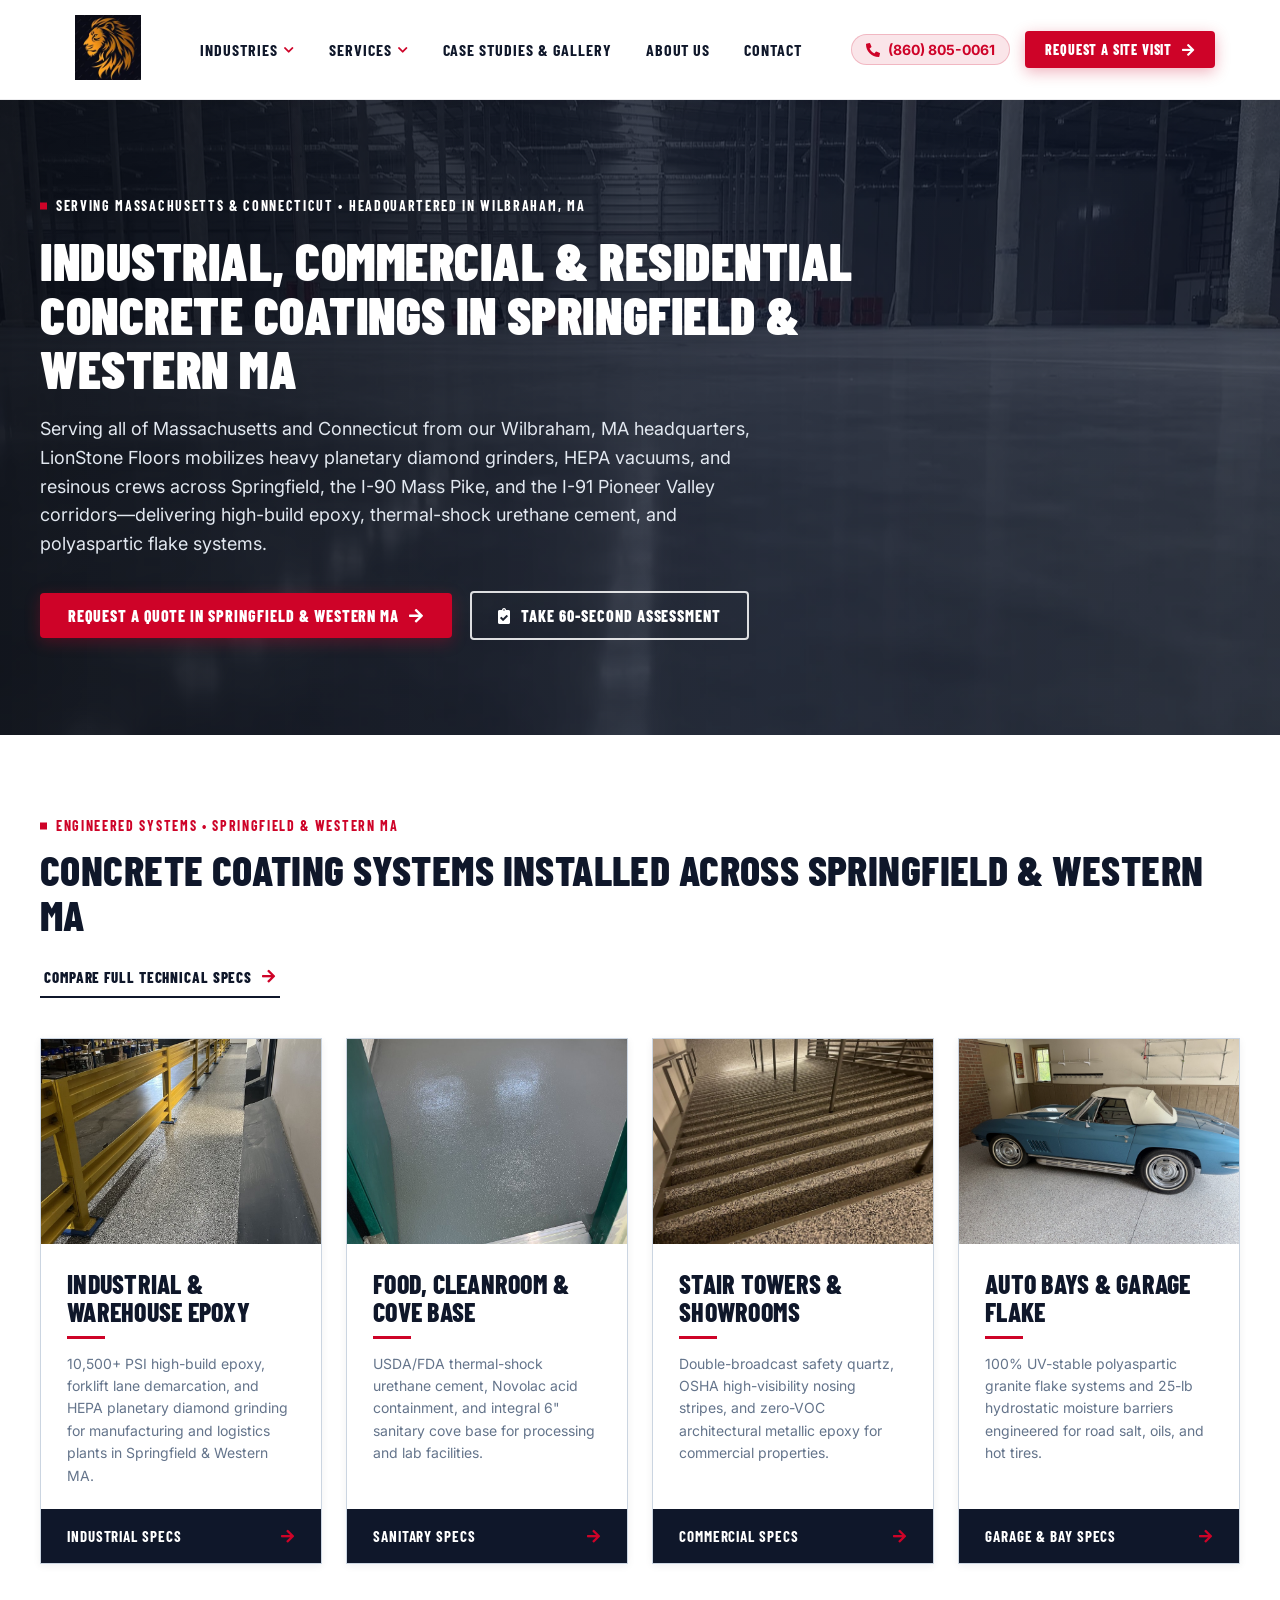
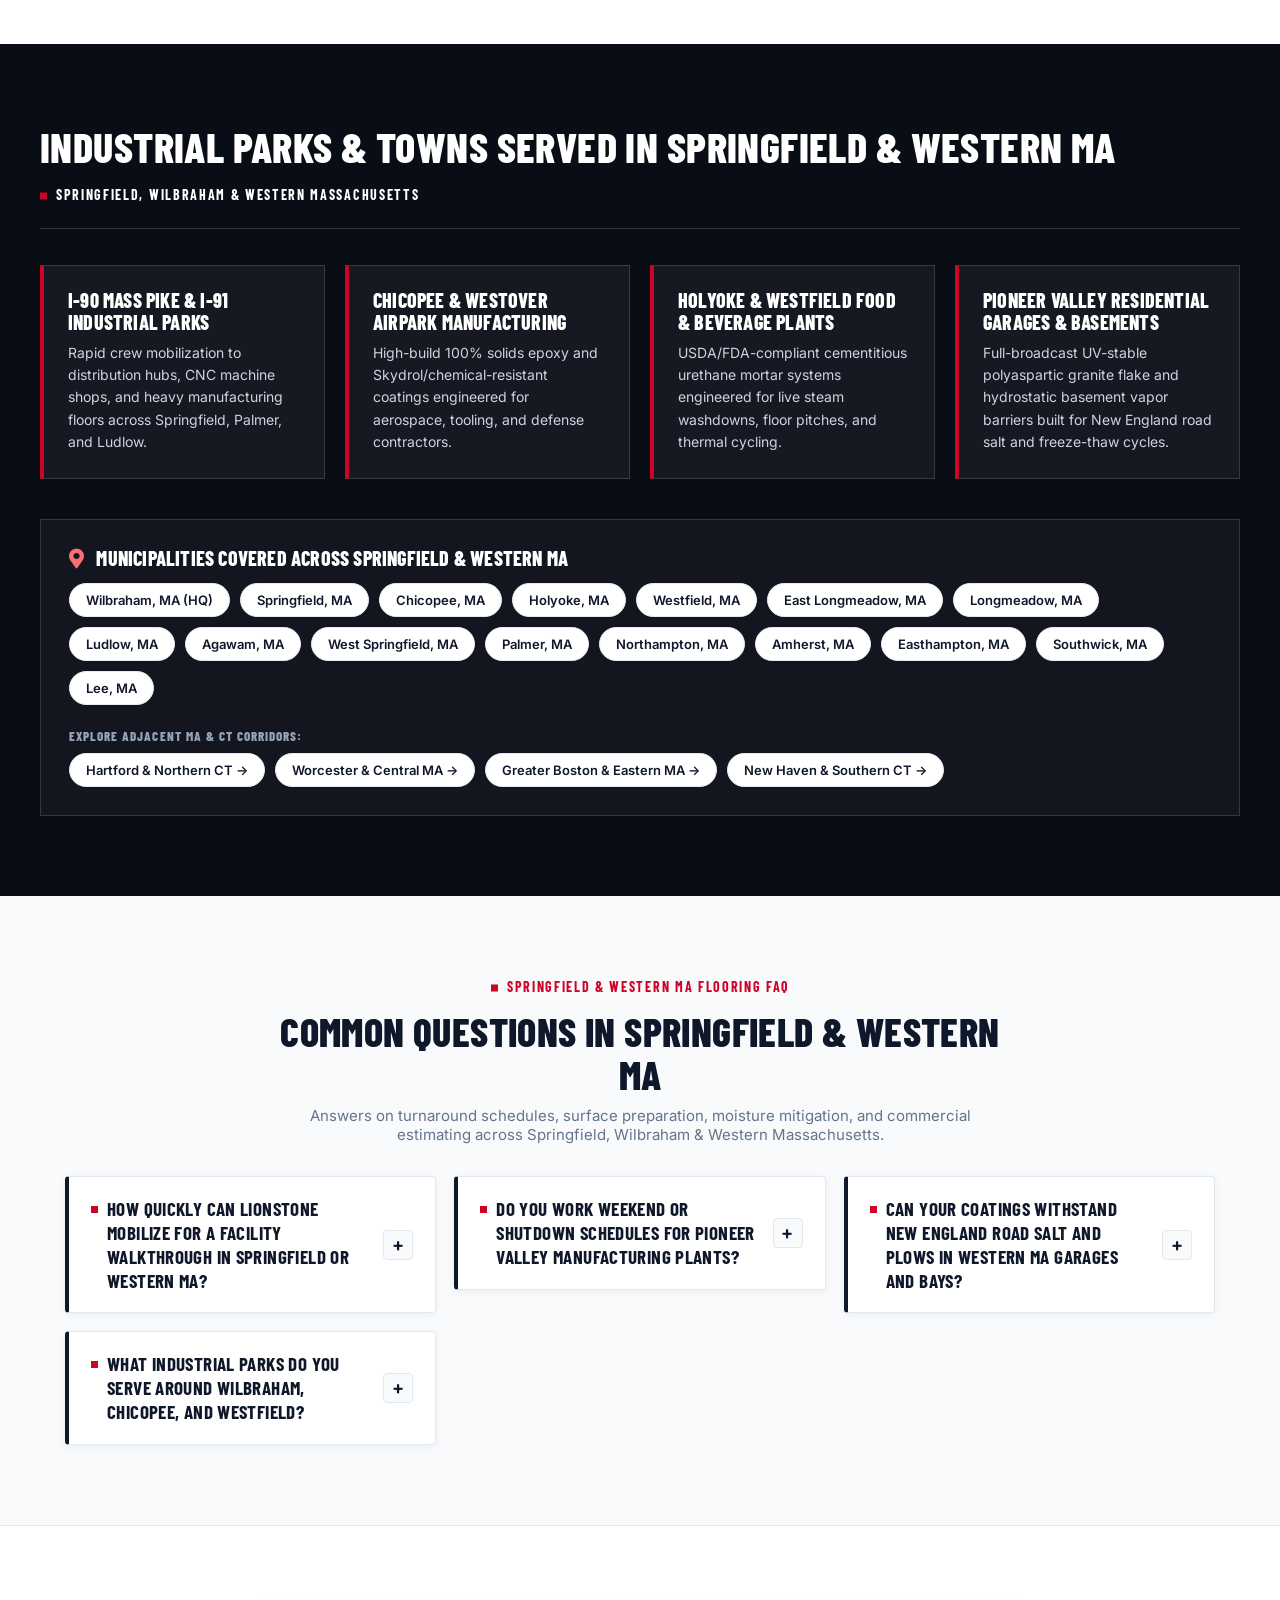
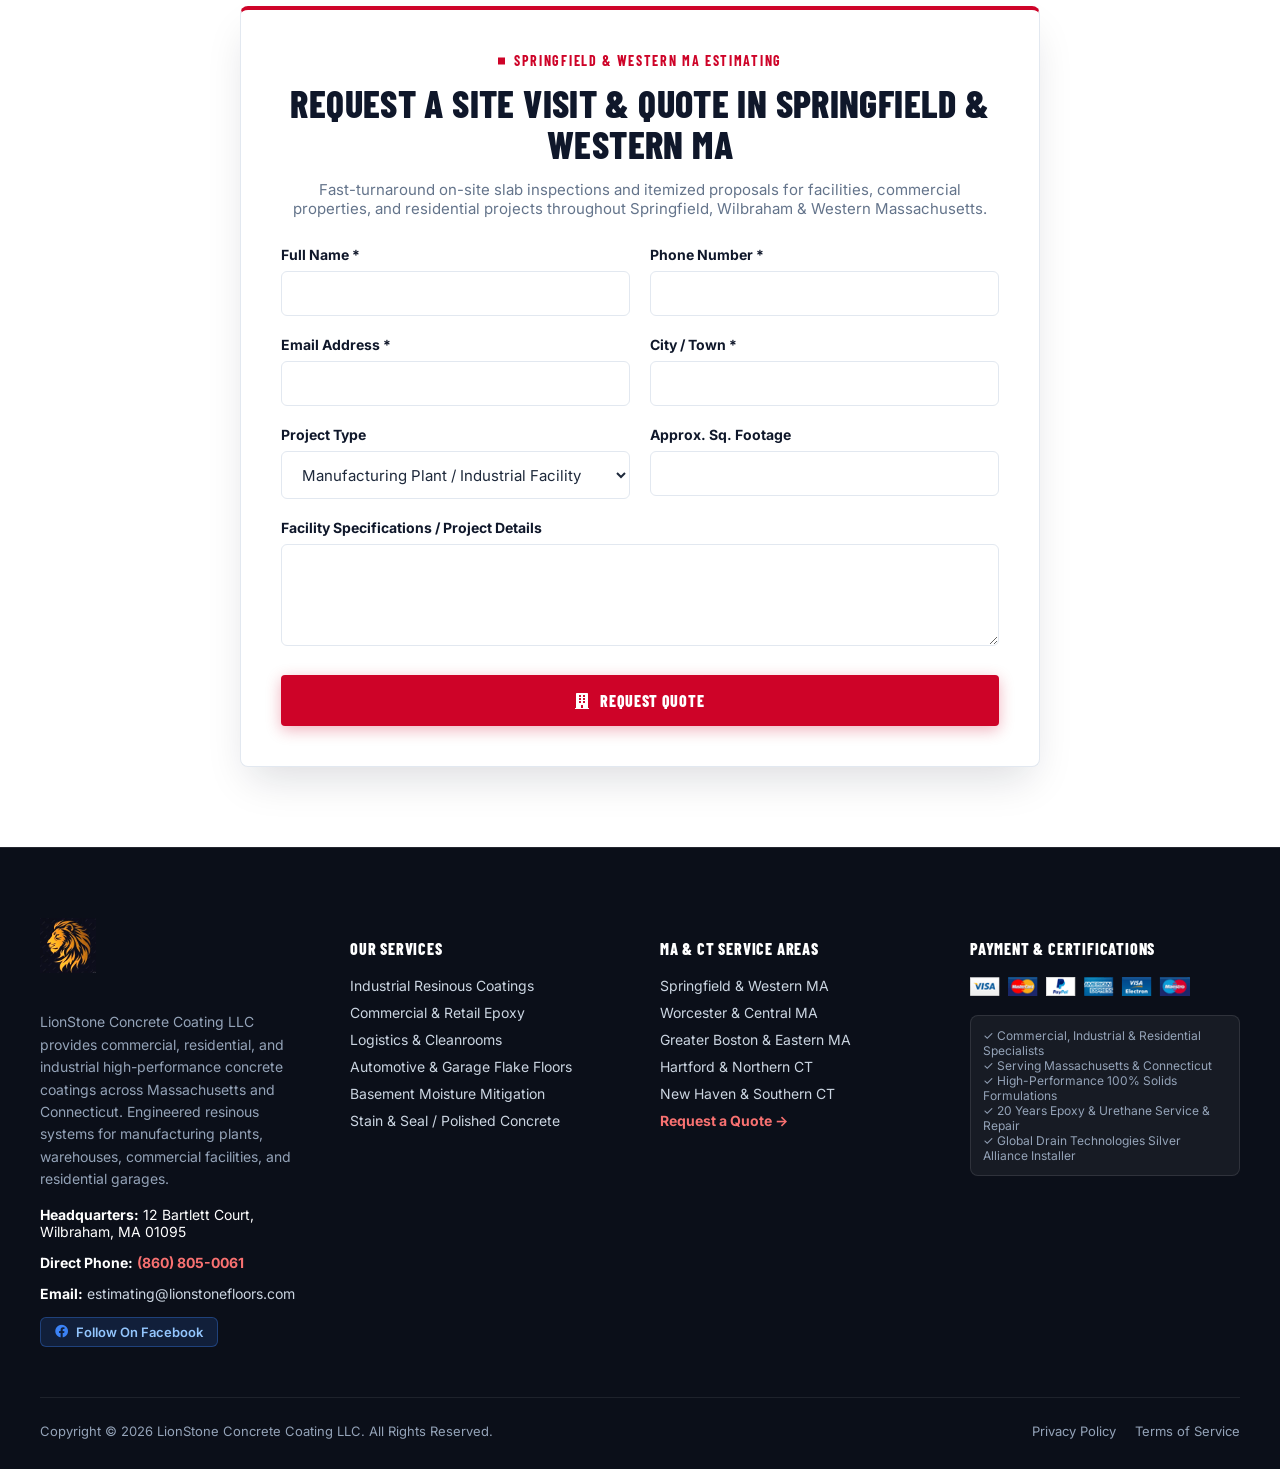
<file: western-ma-concrete-coatings.html>
<!DOCTYPE html>
<html lang="en-US" prefix="og: https://ogp.me/ns#">
<head>
    <meta charset="UTF-8">
    <meta name="viewport" content="width=device-width, initial-scale=1.0">
    <title>Commercial, Industrial & Residential Concrete Coatings in Springfield & Western MA | LionStone Floors</title>
    <meta name="description" content="Headquartered in Wilbraham, MA. LionStone Floors installs industrial epoxy, urethane cement, and polyaspartic garage floor coatings across Springfield, Chicopee, Holyoke, Westfield, and Western Massachusetts." />
    <meta name="robots" content="follow, index, max-snippet:-1, max-video-preview:-1, max-image-preview:large" />
    <link rel="canonical" href="https://lionstonefloors.com/western-ma-concrete-coatings.html" />
    <link rel="alternate" type="text/plain" title="LLMs Information" href="https://lionstonefloors.com/llms.txt" />
    <meta property="og:locale" content="en_US" />
    <meta property="og:type" content="article" />
    <meta property="og:title" content="Commercial, Industrial & Residential Concrete Coatings in Springfield & Western MA | LionStone Floors" />
    <meta property="og:description" content="Headquartered in Wilbraham, MA. LionStone Floors installs industrial epoxy, urethane cement, and polyaspartic garage floor coatings across Springfield, Chicopee, Holyoke, Westfield, and Western Massachusetts." />
    <meta property="og:url" content="https://lionstonefloors.com/western-ma-concrete-coatings.html" />
    <meta property="og:image" content="https://lionstonefloors.com/assets/images/Lionstone-Concrete-Coating-Epoxy-Flooring-new-england-3.jpg" />
    <meta property="og:site_name" content="LionStone Floors" />
    <meta name="twitter:card" content="summary_large_image" />

    <!-- Structured Data: LocalBusiness, Service & Regional FAQPage -->
    <script type="application/ld+json">
[
  {
    "@context": "https://schema.org",
    "@type": "HomeAndConstructionBusiness",
    "name": "LionStone Concrete Coating LLC",
    "alternateName": "LionStone Floors",
    "url": "https://lionstonefloors.com/western-ma-concrete-coatings.html",
    "logo": "https://lionstonefloors.com/assets/images/1776804454505_LionStone-Logo.jpg",
    "image": "https://lionstonefloors.com/assets/images/Lionstone-Concrete-Coating-Epoxy-Flooring-new-england-3.jpg",
    "description": "Headquartered in Wilbraham, MA. LionStone Floors installs industrial epoxy, urethane cement, and polyaspartic garage floor coatings across Springfield, Chicopee, Holyoke, Westfield, and Western Massachusetts.",
    "telephone": "+1-860-805-0061",
    "email": "estimating@lionstonefloors.com",
    "address": {
      "@type": "PostalAddress",
      "streetAddress": "12 Bartlett Court",
      "addressLocality": "Wilbraham",
      "addressRegion": "MA",
      "postalCode": "01095",
      "addressCountry": "US"
    },
    "areaServed": [
      "Wilbraham, MA",
      "Springfield, MA",
      "Chicopee, MA",
      "Holyoke, MA",
      "Westfield, MA",
      "East Longmeadow, MA",
      "Longmeadow, MA",
      "Ludlow, MA",
      "Agawam, MA",
      "West Springfield, MA",
      "Palmer, MA",
      "Northampton, MA",
      "Amherst, MA",
      "Easthampton, MA",
      "Southwick, MA",
      "Lee, MA"
    ],
    "priceRange": "$$",
    "sameAs": [
      "https://www.facebook.com/lionstoneconcretecoating"
    ]
  },
  {
    "@context": "https://schema.org",
    "@type": "Service",
    "serviceType": "Commercial, Industrial & Residential Concrete Coatings in Springfield & Western MA",
    "provider": {
      "@type": "HomeAndConstructionBusiness",
      "name": "LionStone Concrete Coating LLC",
      "telephone": "+1-860-805-0061"
    },
    "areaServed": "Springfield, Wilbraham & Western Massachusetts"
  },
  {
    "@context": "https://schema.org",
    "@type": "FAQPage",
    "mainEntity": [
      {
        "@type": "Question",
        "name": "How quickly can LionStone mobilize for a facility walkthrough in Springfield or Western MA?",
        "acceptedAnswer": {
          "@type": "Answer",
          "text": "Because our headquarters is in Wilbraham, MA, our estimators typically schedule on-site slab inspections, calcium chloride / relative humidity moisture testing, and core assessments across Greater Springfield, Chicopee, Holyoke, and Westfield within 24 to 48 hours."
        }
      },
      {
        "@type": "Question",
        "name": "Do you work weekend or shutdown schedules for Pioneer Valley manufacturing plants?",
        "acceptedAnswer": {
          "@type": "Answer",
          "text": "Yes. We coordinate off-hours, weekend, and holiday shutdown installations throughout Western Massachusetts using fast-return polyaspartic and urethane cement chemistries to minimize production downtime."
        }
      },
      {
        "@type": "Question",
        "name": "Can your coatings withstand New England road salt and plows in Western MA garages and bays?",
        "acceptedAnswer": {
          "@type": "Answer",
          "text": "Yes. After ICRI CSP 2–3 mechanical diamond grinding to remove spalled paste, our penetrating moisture-mitigating basecoats and 100% UV-stable polyaspartic topcoats lock out magnesium chloride de-icers, oils, and hot tires."
        }
      },
      {
        "@type": "Question",
        "name": "What industrial parks do you serve around Wilbraham, Chicopee, and Westfield?",
        "acceptedAnswer": {
          "@type": "Answer",
          "text": "We regularly serve facilities near the Westover Industrial Airpark, Springfield East Industrial Park, Holyoke Route 5/I-91 corridor, Westfield Turnpike Industrial Park, and Palmer Mass Pike Exits."
        }
      }
    ]
  }
]
    </script>

    <!-- Preconnect & Critical Assets -->
    <link rel="preconnect" href="https://fonts.googleapis.com" />
    <link rel="preconnect" href="https://fonts.gstatic.com" crossorigin />
    <link rel="preconnect" href="https://cdnjs.cloudflare.com" crossorigin />
    <link rel="preload" as="image" href="./assets/images/hero-epoxy-3.webp" fetchpriority="high" />
    <!-- Stylesheets (render-critical customstyle.css only; fonts & icons non-blocking) -->
    <link rel="stylesheet" href="./assets/css/customstyle.css?v=10" />
    <link rel="stylesheet" href="https://fonts.googleapis.com/css2?family=Barlow+Condensed:wght@600;700;800;900&family=Inter:wght@400;500;600;700;800&display=swap" media="print" onload="this.media='all'" />
    <link rel="stylesheet" href="https://cdnjs.cloudflare.com/ajax/libs/font-awesome/5.15.4/css/all.min.css" media="print" onload="this.media='all'" />
    <noscript>
        <link rel="stylesheet" href="https://fonts.googleapis.com/css2?family=Barlow+Condensed:wght@600;700;800;900&family=Inter:wght@400;500;600;700;800&display=swap" />
        <link rel="stylesheet" href="https://cdnjs.cloudflare.com/ajax/libs/font-awesome/5.15.4/css/all.min.css" />
    </noscript>
    <link rel="icon" type="image/png" href="./assets/images/favicon-64.png" sizes="64x64" />

    <!-- Google tag (gtag.js) -->
    <script async src="https://www.googletagmanager.com/gtag/js?id=AW-17046742942"></script>
    <script>
      window.dataLayer = window.dataLayer || [];
      function gtag(){dataLayer.push(arguments);}
      gtag('js', new Date());
      gtag('config', 'AW-17046742942');
      gtag('config', 'G-8DGC4CBGWN');
    </script>
</head>

<body class="region-page wrapper-custom">
<div class="website-wrapper">

    <!-- Site Header -->
    <header class="whb-header whb-header_149418 whb-sticky-real">
        <div class="whb-main-header">

            <!-- Main Header -->
            <div class="whb-row whb-general-header">
                <div class="container" style="display: flex; justify-content: space-between; align-items: center; padding: 15px 25px;">
                    <div class="site-logo">
                        <a href="./index.html">
                            <img src="./assets/images/logo-optimized.webp" alt="LionStone Concrete Coatings Logo" width="66" height="65" decoding="async" style="max-height: 65px; object-fit: contain;" />
                        </a>
                    </div>

                    <nav class="main-nav-desktop" style="display: flex; align-items: center; gap: 26px;">
                        <button type="button" class="ls-nav-link" data-ls-menu="industries">
                            Industries <i class="fas fa-chevron-down"></i>
                        </button>
                        <button type="button" class="ls-nav-link" data-ls-menu="services">
                            Services <i class="fas fa-chevron-down"></i>
                        </button>
                        <a href="./reviews.html" class="ls-nav-link">Case Studies &amp; Gallery</a>
                        <a href="./about-us.html" class="ls-nav-link">About Us</a>
                        <a href="./contact.html" class="ls-nav-link">Contact</a>
                    </nav>

                    <div style="display: flex; align-items: center; gap: 15px;">
                        <a href="tel:8608050061" class="header-phone-badge">
                            <i class="fas fa-phone-alt"></i> (860) 805-0061
                        </a>
                        <a href="./contact.html" class="btn-ls-primary" style="padding: 10px 20px !important; font-size: 14px !important;">
                            Request a Site Visit <i class="fas fa-arrow-right"></i>
                        </a>
                    </div>
                </div>

                <!-- Mega Menu: Industries -->
                <div class="ls-mega-menu" data-ls-menu-panel="industries">
                    <div class="ls-mega-header">
                        <h6><span class="ls-eyebrow ls-eyebrow-light" style="margin: 0;">SERVING MASSACHUSETTS &amp; CONNECTICUT COMMERCIAL &amp; RESIDENTIAL</span></h6>
                        <button type="button" class="ls-mega-close" data-ls-close-menu aria-label="Close Menu"><i class="fas fa-times"></i></button>
                    </div>
                    <div class="ls-mega-grid">
                        <div class="ls-mega-col">
                            <h5>Heavy Industrial &amp; Production</h5>
                            <ul class="ls-mega-list">
                                <li><a href="./services.html#industrial-flooring">Industrial &amp; Manufacturing Plants</a></li>
                                <li><a href="./services.html#industrial-flooring">Warehousing &amp; Logistics Hubs</a></li>
                                <li><a href="./services.html#industrial-flooring">Packaging &amp; Distribution Centers</a></li>
                                <li><a href="./services.html#industrial-flooring">Machine Shops &amp; Assembly Lines</a></li>
                            </ul>
                        </div>
                        <div class="ls-mega-col">
                            <h5>Hygienic, Lab &amp; Food Processing</h5>
                            <ul class="ls-mega-list">
                                <li><a href="./services.html#commercial-specialty">Food &amp; Beverage Processing (USDA)</a></li>
                                <li><a href="./services.html#commercial-specialty">Pharmaceutical &amp; Biotech Labs</a></li>
                                <li><a href="./services.html#commercial-specialty">Cleanrooms &amp; Semiconductor Spaces</a></li>
                                <li><a href="./services.html#commercial-specialty">Commercial Kitchens &amp; Breweries</a></li>
                            </ul>
                        </div>
                        <div class="ls-mega-col">
                            <h5>Commercial &amp; Institutional</h5>
                            <ul class="ls-mega-list">
                                <li><a href="./services.html#commercial-retail">Multi-Story Stair Towers &amp; Ramps</a></li>
                                <li><a href="./services.html#commercial-retail">Healthcare &amp; Medical Corridors</a></li>
                                <li><a href="./services.html#commercial-retail">Retail Storefronts &amp; Showrooms</a></li>
                                <li><a href="./services.html#commercial-retail">Schools, Universities &amp; Municipal</a></li>
                            </ul>
                        </div>
                        <div class="ls-mega-col">
                            <h5>MA &amp; CT Regional Corridors</h5>
                            <ul class="ls-mega-list">
                                <li><a href="./western-ma-concrete-coatings.html">Springfield &amp; Western MA</a></li>
                                <li><a href="./worcester-ma-concrete-coatings.html">Worcester &amp; Central MA</a></li>
                                <li><a href="./boston-ma-concrete-coatings.html">Greater Boston &amp; Eastern MA</a></li>
                                <li><a href="./hartford-ct-concrete-coatings.html">Hartford &amp; Northern CT</a></li>
                                <li><a href="./new-haven-ct-concrete-coatings.html">New Haven &amp; Southern CT</a></li>
                            </ul>
                        </div>
                    </div>
                </div>

                <!-- Mega Menu: Services -->
                <div class="ls-mega-menu" data-ls-menu-panel="services">
                    <div class="ls-mega-header">
                        <h6><span class="ls-eyebrow ls-eyebrow-light" style="margin: 0;">Engineered Seamless Flooring Systems</span></h6>
                        <button type="button" class="ls-mega-close" data-ls-close-menu aria-label="Close Menu"><i class="fas fa-times"></i></button>
                    </div>
                    <div class="ls-mega-grid">
                        <div class="ls-mega-col">
                            <h5>Resinous &amp; Industrial Systems</h5>
                            <ul class="ls-mega-list">
                                <li><a href="./services.html#industrial-flooring">100% Solids Epoxy Flooring</a></li>
                                <li><a href="./services.html#system-spec-finder">Urethane Cement (Thermal Shock)</a></li>
                                <li><a href="./services.html#system-spec-finder">Novolac Chemical-Resistant Epoxy</a></li>
                                <li><a href="./services.html#residential-garage">Polyaspartic &amp; Rapid-Cure Coatings</a></li>
                            </ul>
                        </div>
                        <div class="ls-mega-col">
                            <h5>Concrete Prep &amp; Restoration</h5>
                            <ul class="ls-mega-list">
                                <li><a href="./services.html#stain-seal-concrete">Planetary Diamond Grinding (CSP 2–5)</a></li>
                                <li><a href="./services.html#concrete-coatings">Moisture Vapor Mitigation Barriers</a></li>
                                <li><a href="./services.html#stain-seal-concrete">Spall, Trench &amp; Joint Remediation</a></li>
                                <li><a href="./services.html#slot-drains">Slot Drains &amp; Trench Drains (GDT Silver Alliance)</a></li>
                                <li><a href="./services.html#stain-seal-concrete">Polished, Stained &amp; Densified Concrete</a></li>
                            </ul>
                        </div>
                        <div class="ls-mega-col">
                            <h5>Safety &amp; Architectural</h5>
                            <ul class="ls-mega-list">
                                <li><a href="./services.html#commercial-retail">High-Traction Quartz Broadcast</a></li>
                                <li><a href="./services.html#industrial-flooring">OSHA Safety Walkways &amp; Line Striping</a></li>
                                <li><a href="./services.html#commercial-specialty">Integral Sanitary Cove Base Systems</a></li>
                                <li><a href="./services.html#commercial-retail">Designer Metallic &amp; Flake Finishes</a></li>
                            </ul>
                        </div>
                        <div class="ls-mega-col">
                            <h5>Interactive Engineering Tools</h5>
                            <ul class="ls-mega-list">
                                <li><a href="./services.html#system-spec-finder">Interactive System Spec Finder</a></li>
                                <li><a href="#" data-open-floor-quiz>60-Second Floor Assessment Quiz</a></li>
                                <li><a href="./services.html#lionstone-swatch-container">Color Flake &amp; Finish Visualizer</a></li>
                                <li><a href="./contact.html">Request On-Site Facility Evaluation</a></li>
                            </ul>
                        </div>
                    </div>
                </div>
            </div>
        </div>
    </header>

    <!-- Regional Hero -->
    <section class="hero-section" style="position: relative; background: linear-gradient(90deg, rgba(9, 13, 22, 0.92) 0%, rgba(15, 23, 42, 0.80) 60%, rgba(15, 23, 42, 0.72) 100%), url('./assets/images/hero-epoxy-3.webp') center/cover no-repeat; padding: 95px 25px; color: #ffffff;">
        <div class="container" style="max-width: 1200px; margin: 0 auto;">
            <div style="max-width: 820px;">
                <span class="ls-eyebrow ls-eyebrow-light">Serving Massachusetts &amp; Connecticut • Headquartered in Wilbraham, MA</span>
                <h1 style="font-size: 52px; line-height: 1.04; font-weight: 900; color: #FFFFFF; margin: 10px 0 20px 0; text-transform: uppercase;">
                    Industrial, Commercial &amp; Residential Concrete Coatings in Springfield &amp; Western MA
                </h1>
                <p style="font-size: 18px; line-height: 1.6; color: #E2E8F0; max-width: 720px; margin: 0 0 32px 0;">
                    Serving all of Massachusetts and Connecticut from our Wilbraham, MA headquarters, LionStone Floors mobilizes heavy planetary diamond grinders, HEPA vacuums, and resinous crews across Springfield, the I-90 Mass Pike, and the I-91 Pioneer Valley corridors—delivering high-build epoxy, thermal-shock urethane cement, and polyaspartic flake systems.
                </p>
                <div style="display: flex; align-items: center; gap: 18px; flex-wrap: wrap;">
                    <a href="#quote-section" class="btn-ls-primary">
                        Request a Quote in Springfield & Western MA <i class="fas fa-arrow-right"></i>
                    </a>
                    <button type="button" class="btn-ls-secondary" data-open-floor-quiz>
                        <i class="fas fa-clipboard-check"></i> Take 60-Second Assessment
                    </button>
                </div>
            </div>
        </div>
    </section>

    <!-- Core Systems in This Region -->
    <section style="padding: 80px 20px; background: #FFFFFF;">
        <div class="container" style="max-width: 1200px; margin: 0 auto;">
            <div style="display: flex; justify-content: space-between; align-items: flex-end; flex-wrap: wrap; gap: 20px; margin-bottom: 40px;">
                <div>
                    <span class="ls-eyebrow">Engineered Systems • Springfield & Western MA</span>
                    <h2 style="font-size: 42px; margin: 4px 0 0 0;">Concrete Coating Systems Installed Across Springfield & Western MA</h2>
                </div>
                <a href="./services.html#system-spec-finder" class="btn-ls-underline">
                    <span>Compare Full Technical Specs</span> <i class="fas fa-arrow-right"></i>
                </a>
            </div>

            <div class="ls-arch-services-grid">
                <div class="ls-arch-service-card">
                    <div>
                        <div class="ls-arch-card-img">
                            <img src="./assets/images/projects/warehouse-safety-walkway.jpg" alt="Industrial Epoxy Flooring in Springfield & Western MA" loading="lazy" decoding="async" />
                        </div>
                        <div class="ls-arch-card-content">
                            <h3>Industrial &amp; Warehouse Epoxy</h3>
                            <hr class="ls-accent-hr" />
                            <p>10,500+ PSI high-build epoxy, forklift lane demarcation, and HEPA planetary diamond grinding for manufacturing and logistics plants in Springfield & Western MA.</p>
                        </div>
                    </div>
                    <a href="./services.html#industrial-flooring" class="ls-arch-card-footer">
                        <span>Industrial Specs</span> <i class="fas fa-arrow-right"></i>
                    </a>
                </div>

                <div class="ls-arch-service-card">
                    <div>
                        <div class="ls-arch-card-img">
                            <img src="./assets/images/projects/cleanroom-covebase.jpg" alt="Urethane Cement and Cleanroom Cove Base in Springfield & Western MA" loading="lazy" decoding="async" />
                        </div>
                        <div class="ls-arch-card-content">
                            <h3>Food, Cleanroom &amp; Cove Base</h3>
                            <hr class="ls-accent-hr" />
                            <p>USDA/FDA thermal-shock urethane cement, Novolac acid containment, and integral 6&quot; sanitary cove base for processing and lab facilities.</p>
                        </div>
                    </div>
                    <a href="./services.html#commercial-specialty" class="ls-arch-card-footer">
                        <span>Sanitary Specs</span> <i class="fas fa-arrow-right"></i>
                    </a>
                </div>

                <div class="ls-arch-service-card">
                    <div>
                        <div class="ls-arch-card-img">
                            <img src="./assets/images/projects/commercial-stair-tower.jpg" alt="Commercial Stair Towers and Ramps in Springfield & Western MA" loading="lazy" decoding="async" />
                        </div>
                        <div class="ls-arch-card-content">
                            <h3>Stair Towers &amp; Showrooms</h3>
                            <hr class="ls-accent-hr" />
                            <p>Double-broadcast safety quartz, OSHA high-visibility nosing stripes, and zero-VOC architectural metallic epoxy for commercial properties.</p>
                        </div>
                    </div>
                    <a href="./services.html#commercial-retail" class="ls-arch-card-footer">
                        <span>Commercial Specs</span> <i class="fas fa-arrow-right"></i>
                    </a>
                </div>

                <div class="ls-arch-service-card">
                    <div>
                        <div class="ls-arch-card-img">
                            <img src="./assets/images/projects/corvette-garage-showcase.jpg" alt="Automotive and Garage Polyaspartic Flooring in Springfield & Western MA" loading="lazy" decoding="async" />
                        </div>
                        <div class="ls-arch-card-content">
                            <h3>Auto Bays &amp; Garage Flake</h3>
                            <hr class="ls-accent-hr" />
                            <p>100% UV-stable polyaspartic granite flake systems and 25-lb hydrostatic moisture barriers engineered for road salt, oils, and hot tires.</p>
                        </div>
                    </div>
                    <a href="./services.html#residential-garage" class="ls-arch-card-footer">
                        <span>Garage &amp; Bay Specs</span> <i class="fas fa-arrow-right"></i>
                    </a>
                </div>
            </div>
        </div>
    </section>

    <!-- Local Industrial Corridors & Cities Served -->
    <section class="ls-industry-section">
        <div class="container" style="max-width: 1200px; margin: 0 auto;">
            <div class="ls-industry-header-row">
                <div>
                    <h2 style="font-size: 42px; color: #FFFFFF; margin: 0;">Industrial Parks &amp; Towns Served in Springfield & Western MA</h2>
                </div>
                <div>
                    <span class="ls-eyebrow ls-eyebrow-light" style="margin: 0;">Springfield, Wilbraham & Western Massachusetts</span>
                </div>
            </div>

            <div style="display: grid; grid-template-columns: repeat(auto-fit, minmax(260px, 1fr)); gap: 20px; margin-bottom: 40px;">
                <div style="background: rgba(255, 255, 255, 0.05); border: 1px solid rgba(255, 255, 255, 0.14); padding: 24px; border-left: 4px solid var(--ls-accent);">
                    <h4 style="color: #FFFFFF; font-size: 20px; margin: 0 0 8px 0;">I-90 Mass Pike & I-91 Industrial Parks</h4>
                    <p style="color: #CBD5E1; font-size: 14px; line-height: 1.6; margin: 0;">Rapid crew mobilization to distribution hubs, CNC machine shops, and heavy manufacturing floors across Springfield, Palmer, and Ludlow.</p>
                </div>
                <div style="background: rgba(255, 255, 255, 0.05); border: 1px solid rgba(255, 255, 255, 0.14); padding: 24px; border-left: 4px solid var(--ls-accent);">
                    <h4 style="color: #FFFFFF; font-size: 20px; margin: 0 0 8px 0;">Chicopee & Westover Airpark Manufacturing</h4>
                    <p style="color: #CBD5E1; font-size: 14px; line-height: 1.6; margin: 0;">High-build 100% solids epoxy and Skydrol/chemical-resistant coatings engineered for aerospace, tooling, and defense contractors.</p>
                </div>
                <div style="background: rgba(255, 255, 255, 0.05); border: 1px solid rgba(255, 255, 255, 0.14); padding: 24px; border-left: 4px solid var(--ls-accent);">
                    <h4 style="color: #FFFFFF; font-size: 20px; margin: 0 0 8px 0;">Holyoke & Westfield Food & Beverage Plants</h4>
                    <p style="color: #CBD5E1; font-size: 14px; line-height: 1.6; margin: 0;">USDA/FDA-compliant cementitious urethane mortar systems engineered for live steam washdowns, floor pitches, and thermal cycling.</p>
                </div>
                <div style="background: rgba(255, 255, 255, 0.05); border: 1px solid rgba(255, 255, 255, 0.14); padding: 24px; border-left: 4px solid var(--ls-accent);">
                    <h4 style="color: #FFFFFF; font-size: 20px; margin: 0 0 8px 0;">Pioneer Valley Residential Garages & Basements</h4>
                    <p style="color: #CBD5E1; font-size: 14px; line-height: 1.6; margin: 0;">Full-broadcast UV-stable polyaspartic granite flake and hydrostatic basement vapor barriers built for New England road salt and freeze-thaw cycles.</p>
                </div>
            </div>

            <div style="background: rgba(255, 255, 255, 0.04); border: 1px solid rgba(255, 255, 255, 0.14); padding: 28px;">
                <h4 style="color: #FFFFFF; font-size: 20px; margin: 0 0 12px 0;"><i class="fas fa-map-marker-alt" style="color: #F87171; margin-right: 8px;"></i> Municipalities Covered Across Springfield & Western MA</h4>
                <div class="service-area-badge-grid" style="margin: 14px 0 24px 0;">
                                        <span class="service-area-badge">Wilbraham, MA (HQ)</span>
                    <span class="service-area-badge">Springfield, MA</span>
                    <span class="service-area-badge">Chicopee, MA</span>
                    <span class="service-area-badge">Holyoke, MA</span>
                    <span class="service-area-badge">Westfield, MA</span>
                    <span class="service-area-badge">East Longmeadow, MA</span>
                    <span class="service-area-badge">Longmeadow, MA</span>
                    <span class="service-area-badge">Ludlow, MA</span>
                    <span class="service-area-badge">Agawam, MA</span>
                    <span class="service-area-badge">West Springfield, MA</span>
                    <span class="service-area-badge">Palmer, MA</span>
                    <span class="service-area-badge">Northampton, MA</span>
                    <span class="service-area-badge">Amherst, MA</span>
                    <span class="service-area-badge">Easthampton, MA</span>
                    <span class="service-area-badge">Southwick, MA</span>
                    <span class="service-area-badge">Lee, MA</span>
                </div>
                <h5 style="color: #94A3B8; font-size: 13px; text-transform: uppercase; letter-spacing: 0.08em; margin: 0 0 10px 0;">Explore Adjacent MA &amp; CT Corridors:</h5>
                <div class="service-area-badge-grid" style="margin: 0;">
                    <a href="./hartford-ct-concrete-coatings.html" class="service-area-badge">Hartford & Northern CT &rarr;</a>
                    <a href="./worcester-ma-concrete-coatings.html" class="service-area-badge">Worcester & Central MA &rarr;</a>
                    <a href="./boston-ma-concrete-coatings.html" class="service-area-badge">Greater Boston & Eastern MA &rarr;</a>
                    <a href="./new-haven-ct-concrete-coatings.html" class="service-area-badge">New Haven & Southern CT &rarr;</a>
                </div>
            </div>
        </div>
    </section>

    <!-- Regional Engineering FAQ Section -->
    <section style="padding: 80px 20px; background: var(--ls-bg-light); border-bottom: 1px solid var(--ls-border);">
        <div class="container" style="max-width: 1150px; margin: 0 auto;">
            <div style="text-align: center; max-width: 720px; margin: 0 auto;">
                <span class="ls-eyebrow">Springfield & Western MA Flooring FAQ</span>
                <h2 style="font-size: 40px; margin: 6px 0 10px 0;">Common Questions in Springfield & Western MA</h2>
                <p style="color: var(--ls-text-muted); font-size: 15px; margin: 0;">
                    Answers on turnaround schedules, surface preparation, moisture mitigation, and commercial estimating across Springfield, Wilbraham & Western Massachusetts.
                </p>
            </div>

            <div class="ls-faq-grid">
                <details class="ls-faq-item">
                    <summary class="ls-faq-question">
                        <span class="ls-faq-title">How quickly can LionStone mobilize for a facility walkthrough in Springfield or Western MA?</span>
                        <span class="ls-faq-toggle" aria-hidden="true"></span>
                    </summary>
                    <div class="ls-faq-answer">Because our headquarters is in Wilbraham, MA, our estimators typically schedule on-site slab inspections, calcium chloride / relative humidity moisture testing, and core assessments across Greater Springfield, Chicopee, Holyoke, and Westfield within 24 to 48 hours.</div>
                </details>
                <details class="ls-faq-item">
                    <summary class="ls-faq-question">
                        <span class="ls-faq-title">Do you work weekend or shutdown schedules for Pioneer Valley manufacturing plants?</span>
                        <span class="ls-faq-toggle" aria-hidden="true"></span>
                    </summary>
                    <div class="ls-faq-answer">Yes. We coordinate off-hours, weekend, and holiday shutdown installations throughout Western Massachusetts using fast-return polyaspartic and urethane cement chemistries to minimize production downtime.</div>
                </details>
                <details class="ls-faq-item">
                    <summary class="ls-faq-question">
                        <span class="ls-faq-title">Can your coatings withstand New England road salt and plows in Western MA garages and bays?</span>
                        <span class="ls-faq-toggle" aria-hidden="true"></span>
                    </summary>
                    <div class="ls-faq-answer">Yes. After ICRI CSP 2–3 mechanical diamond grinding to remove spalled paste, our penetrating moisture-mitigating basecoats and 100% UV-stable polyaspartic topcoats lock out magnesium chloride de-icers, oils, and hot tires.</div>
                </details>
                <details class="ls-faq-item">
                    <summary class="ls-faq-question">
                        <span class="ls-faq-title">What industrial parks do you serve around Wilbraham, Chicopee, and Westfield?</span>
                        <span class="ls-faq-toggle" aria-hidden="true"></span>
                    </summary>
                    <div class="ls-faq-answer">We regularly serve facilities near the Westover Industrial Airpark, Springfield East Industrial Park, Holyoke Route 5/I-91 corridor, Westfield Turnpike Industrial Park, and Palmer Mass Pike Exits.</div>
                </details>
            </div>
        </div>
    </section>

    <!-- Direct Regional Quote Request Form -->
    <section id="quote-section" style="padding: 80px 20px; background: #FFFFFF;">
        <div class="container" style="max-width: 800px; margin: 0 auto; background: #FFFFFF; padding: 40px; border-radius: 8px; box-shadow: var(--ls-shadow-lg); border: 1px solid var(--ls-border); border-top: 4px solid var(--ls-accent);">
            <div style="text-align: center; margin-bottom: 28px;">
                <span class="ls-eyebrow">Springfield & Western MA Estimating</span>
                <h2 style="font-size: 38px; margin: 6px 0 10px 0;">Request a Site Visit &amp; Quote in Springfield & Western MA</h2>
                <p style="color: var(--ls-text-muted); font-size: 15px;">
                    Fast-turnaround on-site slab inspections and itemized proposals for facilities, commercial properties, and residential projects throughout Springfield, Wilbraham & Western Massachusetts.
                </p>
            </div>

            <form action="https://api.web3forms.com/submit" method="POST" class="native-estimate-form">
                <input type="hidden" name="access_key" value="b1cdf58f-0e10-461e-81ea-d7477937009e" />
                <input type="hidden" name="subject" value="New Springfield & Western MA Quote Request | LionStone Floors" />
                <input type="hidden" name="from_name" value="LionStone Website Lead Engine (Springfield & Western MA)" />
                <input type="hidden" name="redirect" value="https://lionstonefloors.com/calendar/" />
                    <input type="hidden" name="source" value="Western MA Regional Page Form" />
                <input type="checkbox" name="botcheck" class="hidden" style="display: none;" />

                <div style="display: grid; grid-template-columns: 1fr 1fr; gap: 20px; margin-bottom: 20px;">
                    <div>
                        <label for="form-name-input" style="display: block; font-size: 14px; font-weight: 700; color: var(--ls-primary); margin-bottom: 8px;">Full Name *</label>
                        <input type="text" id="form-name-input" name="name" required placeholder="" style="width: 100%; padding: 12px 16px; border: 1px solid var(--ls-border); border-radius: 6px; font-size: 15px; box-sizing: border-box;" />
                    </div>
                    <div>
                        <label for="form-phone-input" style="display: block; font-size: 14px; font-weight: 700; color: var(--ls-primary); margin-bottom: 8px;">Phone Number *</label>
                        <input type="tel" id="form-phone-input" name="phone" required placeholder="" style="width: 100%; padding: 12px 16px; border: 1px solid var(--ls-border); border-radius: 6px; font-size: 15px; box-sizing: border-box;" />
                    </div>
                </div>

                <div style="display: grid; grid-template-columns: 1fr 1fr; gap: 20px; margin-bottom: 20px;">
                    <div>
                        <label for="form-email-input" style="display: block; font-size: 14px; font-weight: 700; color: var(--ls-primary); margin-bottom: 8px;">Email Address *</label>
                        <input type="email" id="form-email-input" name="email" required placeholder="" style="width: 100%; padding: 12px 16px; border: 1px solid var(--ls-border); border-radius: 6px; font-size: 15px; box-sizing: border-box;" />
                    </div>
                    <div>
                        <label for="form-city-input" style="display: block; font-size: 14px; font-weight: 700; color: var(--ls-primary); margin-bottom: 8px;">City / Town *</label>
                        <input type="text" id="form-city-input" name="city" required placeholder="" style="width: 100%; padding: 12px 16px; border: 1px solid var(--ls-border); border-radius: 6px; font-size: 15px; box-sizing: border-box;" />
                    </div>
                </div>

                <div style="display: grid; grid-template-columns: 1fr 1fr; gap: 20px; margin-bottom: 20px;">
                    <div>
                        <label for="form-project-type-region" style="display: block; font-size: 14px; font-weight: 700; color: var(--ls-primary); margin-bottom: 8px;">Project Type</label>
                        <select id="form-project-type-region" name="project_type" class="project-type-select" style="width: 100%; padding: 12px 16px; border: 1px solid var(--ls-border); border-radius: 6px; font-size: 15px; box-sizing: border-box;">
                            <option value="Manufacturing Facility" selected>Manufacturing Plant / Industrial Facility</option>
                            <option value="Warehouse / Logistics" >Warehouse &amp; Logistics Center</option>
                            <option value="Commercial Facility" >Commercial Showroom / Retail Space</option>
                            <option value="Food & Beverage / Cleanroom">Sanitary / Cleanroom / Food Prep</option>
                            <option value="Stairwell / Walkway Safety">Commercial Stair Tower / Walkway</option>
                            <option value="Concrete Repair / Grinding">Planetary Grinding &amp; Slab Repair</option>
                            <option value="Automotive / Fleet Bays">Automotive / Fleet Bay / Workshop</option>
                            <option value="Garage Flake Floor">Residential Garage Coating</option>
                            <option value="Basement Floor">Basement Moisture Mitigation</option>
                            <option value="Other">Other (Please Specify)</option>
                        </select>
                        <div class="project-type-other-wrapper" style="display: none; margin-top: 10px;">
                            <input type="text" name="project_type_custom" class="form-project-type-other" placeholder="" style="width: 100%; padding: 10px 14px; border: 1px solid var(--ls-accent); border-radius: 6px; font-size: 14px; box-sizing: border-box; background: #FFF9F9;" />
                        </div>
                    </div>
                    <div>
                        <label for="form-sqft-region" style="display: block; font-size: 14px; font-weight: 700; color: var(--ls-primary); margin-bottom: 8px;">Approx. Sq. Footage</label>
                        <input type="text" id="form-sqft-region" name="sqft" placeholder="" style="width: 100%; padding: 12px 16px; border: 1px solid var(--ls-border); border-radius: 6px; font-size: 15px; box-sizing: border-box;" />
                    </div>
                </div>

                <div style="margin-bottom: 25px;">
                    <label for="form-message-input" style="display: block; font-size: 14px; font-weight: 700; color: var(--ls-primary); margin-bottom: 8px;">Facility Specifications / Project Details</label>
                    <textarea id="form-message-input" name="message" rows="4" placeholder="" style="width: 100%; padding: 12px 16px; border: 1px solid var(--ls-border); border-radius: 6px; font-size: 15px; resize: vertical; box-sizing: border-box;"></textarea>
                </div>

                <button type="submit" class="btn-ls-primary" style="width: 100%; justify-content: center; font-size: 16px !important; padding: 16px !important;">
                    <i class="fas fa-building"></i> Request Quote
                </button>
            </form>
        </div>
    </section>

    <!-- Footer -->
    <footer style="background: #0B0F19; color: #94A3B8; padding: 70px 20px 30px 20px; border-top: 1px solid rgba(255, 255, 255, 0.1);">
        <div class="container" style="max-width: 1200px; margin: 0 auto; display: grid; grid-template-columns: repeat(auto-fit, minmax(240px, 1fr)); gap: 40px; margin-bottom: 50px;">
            <div>
                <img src="./assets/images/logo-optimized.webp" alt="LionStone Concrete Coatings" width="56" height="55" loading="lazy" decoding="async" style="max-height: 55px; margin-bottom: 20px; filter: brightness(1.2);" />
                <p style="font-size: 14px; line-height: 1.6; color: #94A3B8;">
                    LionStone Concrete Coating LLC provides commercial, residential, and industrial high-performance concrete coatings across Massachusetts and Connecticut. Engineered resinous systems for manufacturing plants, warehouses, commercial facilities, and residential garages.
                </p>
                <div style="margin-top: 15px; color: #FFFFFF; font-size: 14px;">
                    <p><strong>Headquarters:</strong> 12 Bartlett Court, Wilbraham, MA 01095</p>
                    <p><strong>Direct Phone:</strong> <a href="tel:8608050061" style="color: #F87171; text-decoration: none; font-weight: 700;">(860) 805-0061</a></p>
                    <p><strong>Email:</strong> <a href="mailto:estimating@lionstonefloors.com" style="color: #CBD5E1; text-decoration: none;">estimating@lionstonefloors.com</a></p>
                </div>
                <div style="margin-top: 15px;">
                    <a href="https://www.facebook.com/people/LionStone-Concrete-Coatings-LLC/61576802750273/" target="_blank" rel="noopener noreferrer" style="display: inline-flex; align-items: center; gap: 8px; background: rgba(59, 130, 246, 0.15); border: 1px solid rgba(59, 130, 246, 0.35); color: #93C5FD; padding: 6px 14px; border-radius: 6px; text-decoration: none; font-size: 13px; font-weight: 600;">
                        <i class="fab fa-facebook" style="color: #3B82F6;"></i> Follow On Facebook
                    </a>
                </div>
            </div>

            <div>
                <h4 style="color: #FFFFFF; font-size: 16px; margin-bottom: 20px; text-transform: uppercase; letter-spacing: 0.05em;">Our Services</h4>
                <ul style="list-style: none; padding: 0; margin: 0; display: flex; flex-direction: column; gap: 10px; font-size: 14px;">
                    <li><a href="./services.html#industrial-flooring" style="color: #CBD5E1; text-decoration: none;">Industrial Resinous Coatings</a></li>
                    <li><a href="./services.html#commercial-retail" style="color: #CBD5E1; text-decoration: none;">Commercial &amp; Retail Epoxy</a></li>
                    <li><a href="./services.html#commercial-specialty" style="color: #CBD5E1; text-decoration: none;">Logistics &amp; Cleanrooms</a></li>
                    <li><a href="./services.html#residential-garage" style="color: #CBD5E1; text-decoration: none;">Automotive &amp; Garage Flake Floors</a></li>
                    <li><a href="./services.html#concrete-coatings" style="color: #CBD5E1; text-decoration: none;">Basement Moisture Mitigation</a></li>
                    <li><a href="./services.html#stain-seal-concrete" style="color: #CBD5E1; text-decoration: none;">Stain &amp; Seal / Polished Concrete</a></li>
                </ul>
            </div>

            <div>
                <h4 style="color: #FFFFFF; font-size: 16px; margin-bottom: 20px; text-transform: uppercase; letter-spacing: 0.05em;">MA &amp; CT Service Areas</h4>
                <ul style="list-style: none; padding: 0; margin: 0; display: flex; flex-direction: column; gap: 10px; font-size: 14px;">
                    <li><a href="./western-ma-concrete-coatings.html" style="color: #CBD5E1; text-decoration: none;">Springfield &amp; Western MA</a></li>
                    <li><a href="./worcester-ma-concrete-coatings.html" style="color: #CBD5E1; text-decoration: none;">Worcester &amp; Central MA</a></li>
                    <li><a href="./boston-ma-concrete-coatings.html" style="color: #CBD5E1; text-decoration: none;">Greater Boston &amp; Eastern MA</a></li>
                    <li><a href="./hartford-ct-concrete-coatings.html" style="color: #CBD5E1; text-decoration: none;">Hartford &amp; Northern CT</a></li>
                    <li><a href="./new-haven-ct-concrete-coatings.html" style="color: #CBD5E1; text-decoration: none;">New Haven &amp; Southern CT</a></li>
                    <li><a href="./contact.html" style="color: #F87171; text-decoration: none; font-weight: 700;">Request a Quote &rarr;</a></li>
                </ul>
            </div>

            <div>
                <h4 style="color: #FFFFFF; font-size: 16px; margin-bottom: 20px; text-transform: uppercase; letter-spacing: 0.05em;">Payment &amp; Certifications</h4>
                <img src="./assets/images/payment-methods-accepted.png" alt="Payment Methods Accepted" loading="lazy" decoding="async" style="max-width: 220px; margin-bottom: 15px;" />
                <div style="background: rgba(255, 255, 255, 0.05); padding: 12px; border-radius: 8px; border: 1px solid rgba(255, 255, 255, 0.1); font-size: 12px; color: #94A3B8;">
                    ✓ Commercial, Industrial &amp; Residential Specialists<br />
                    ✓ Serving Massachusetts &amp; Connecticut<br />
                    ✓ High-Performance 100% Solids Formulations<br />
                    ✓ 20 Years Epoxy &amp; Urethane Service &amp; Repair<br />
                    ✓ Global Drain Technologies Silver Alliance Installer
                </div>
            </div>
        </div>

        <div class="container" style="max-width: 1200px; margin: 0 auto; border-top: 1px solid rgba(255, 255, 255, 0.08); padding-top: 25px; display: flex; justify-content: space-between; align-items: center; flex-wrap: wrap; gap: 15px; font-size: 13px;">
            <div>
                Copyright © 2026 LionStone Concrete Coating LLC. All Rights Reserved.
            </div>
            <div>
                <a href="./contact.html" style="color: #94A3B8; text-decoration: none; margin-right: 15px;">Privacy Policy</a>
                <a href="./contact.html" style="color: #94A3B8; text-decoration: none;">Terms of Service</a>
            </div>
        </div>
    </footer>

</div>

<!-- Scripts -->
<script src="./assets/js/interactive_features.js?v=5" defer></script>
<script src="./assets/js/form_handler.js?v=5" defer></script>
</body>
</html>
</file>
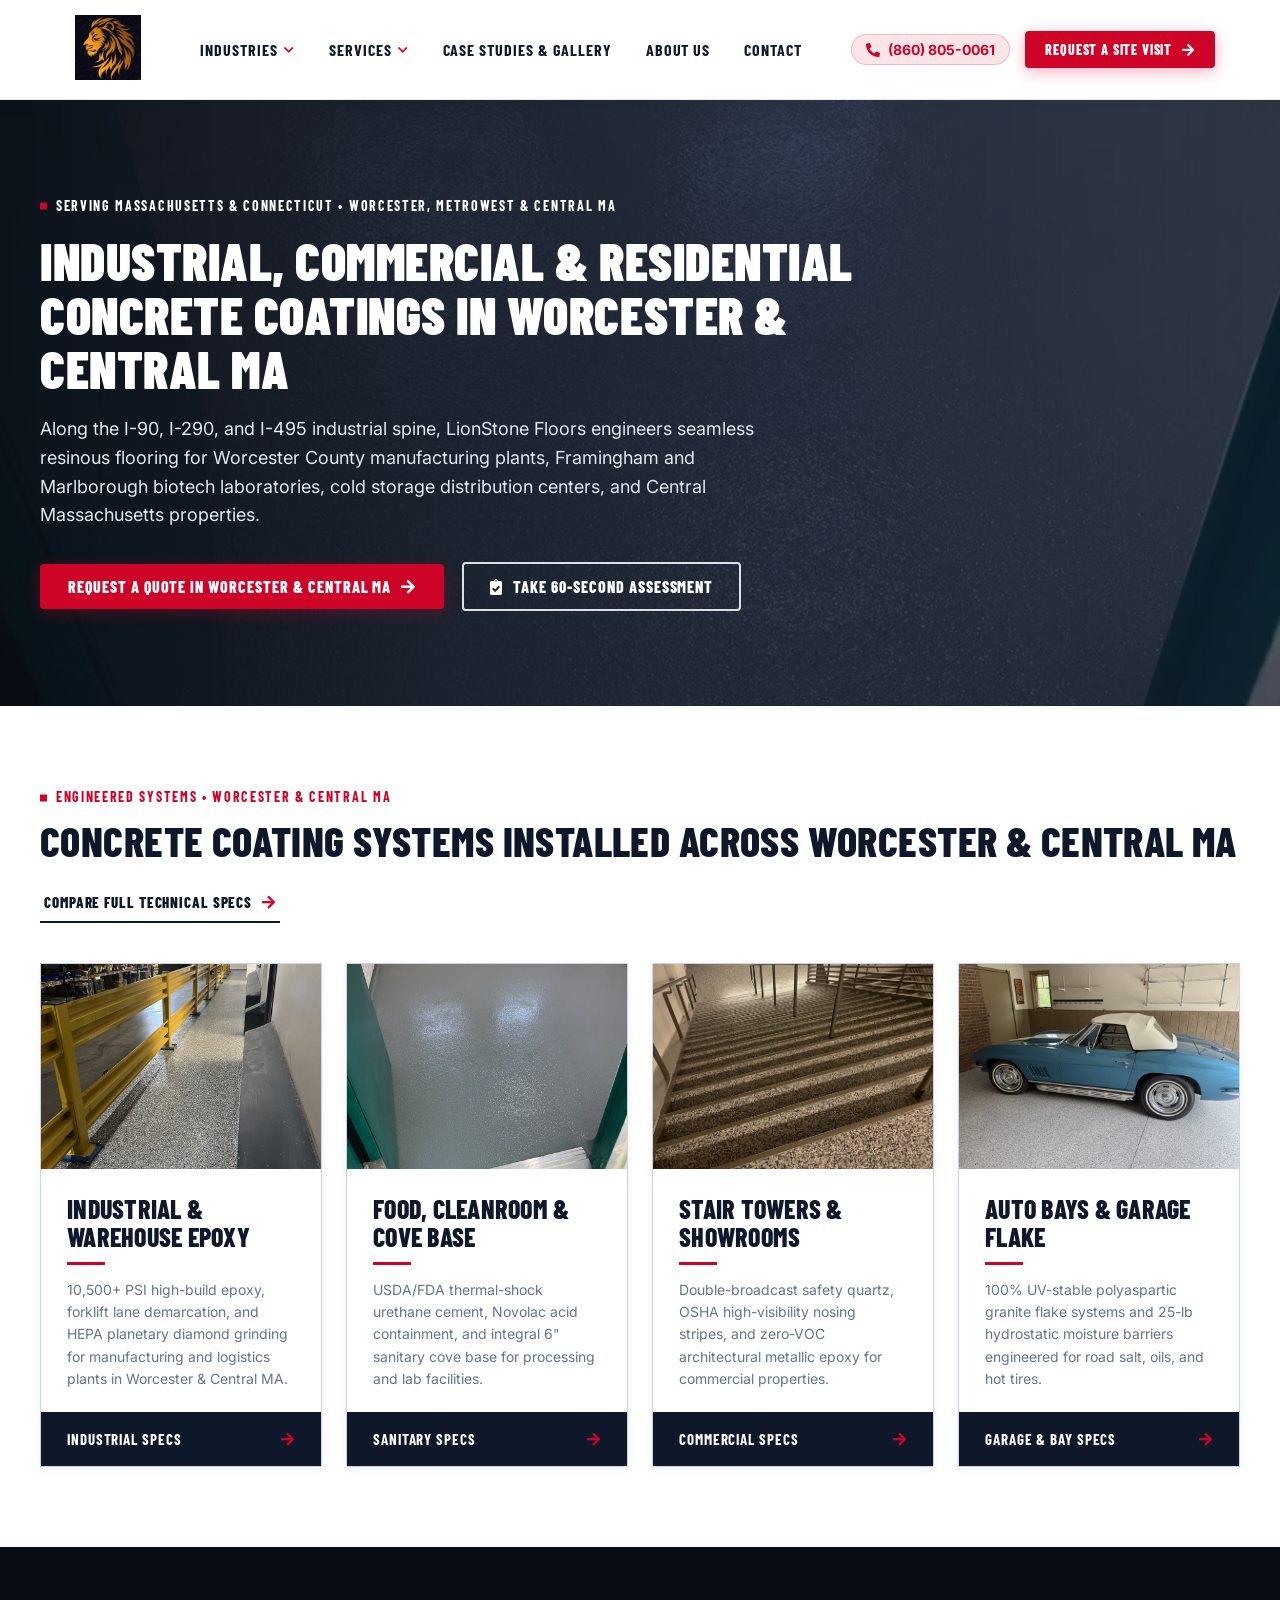
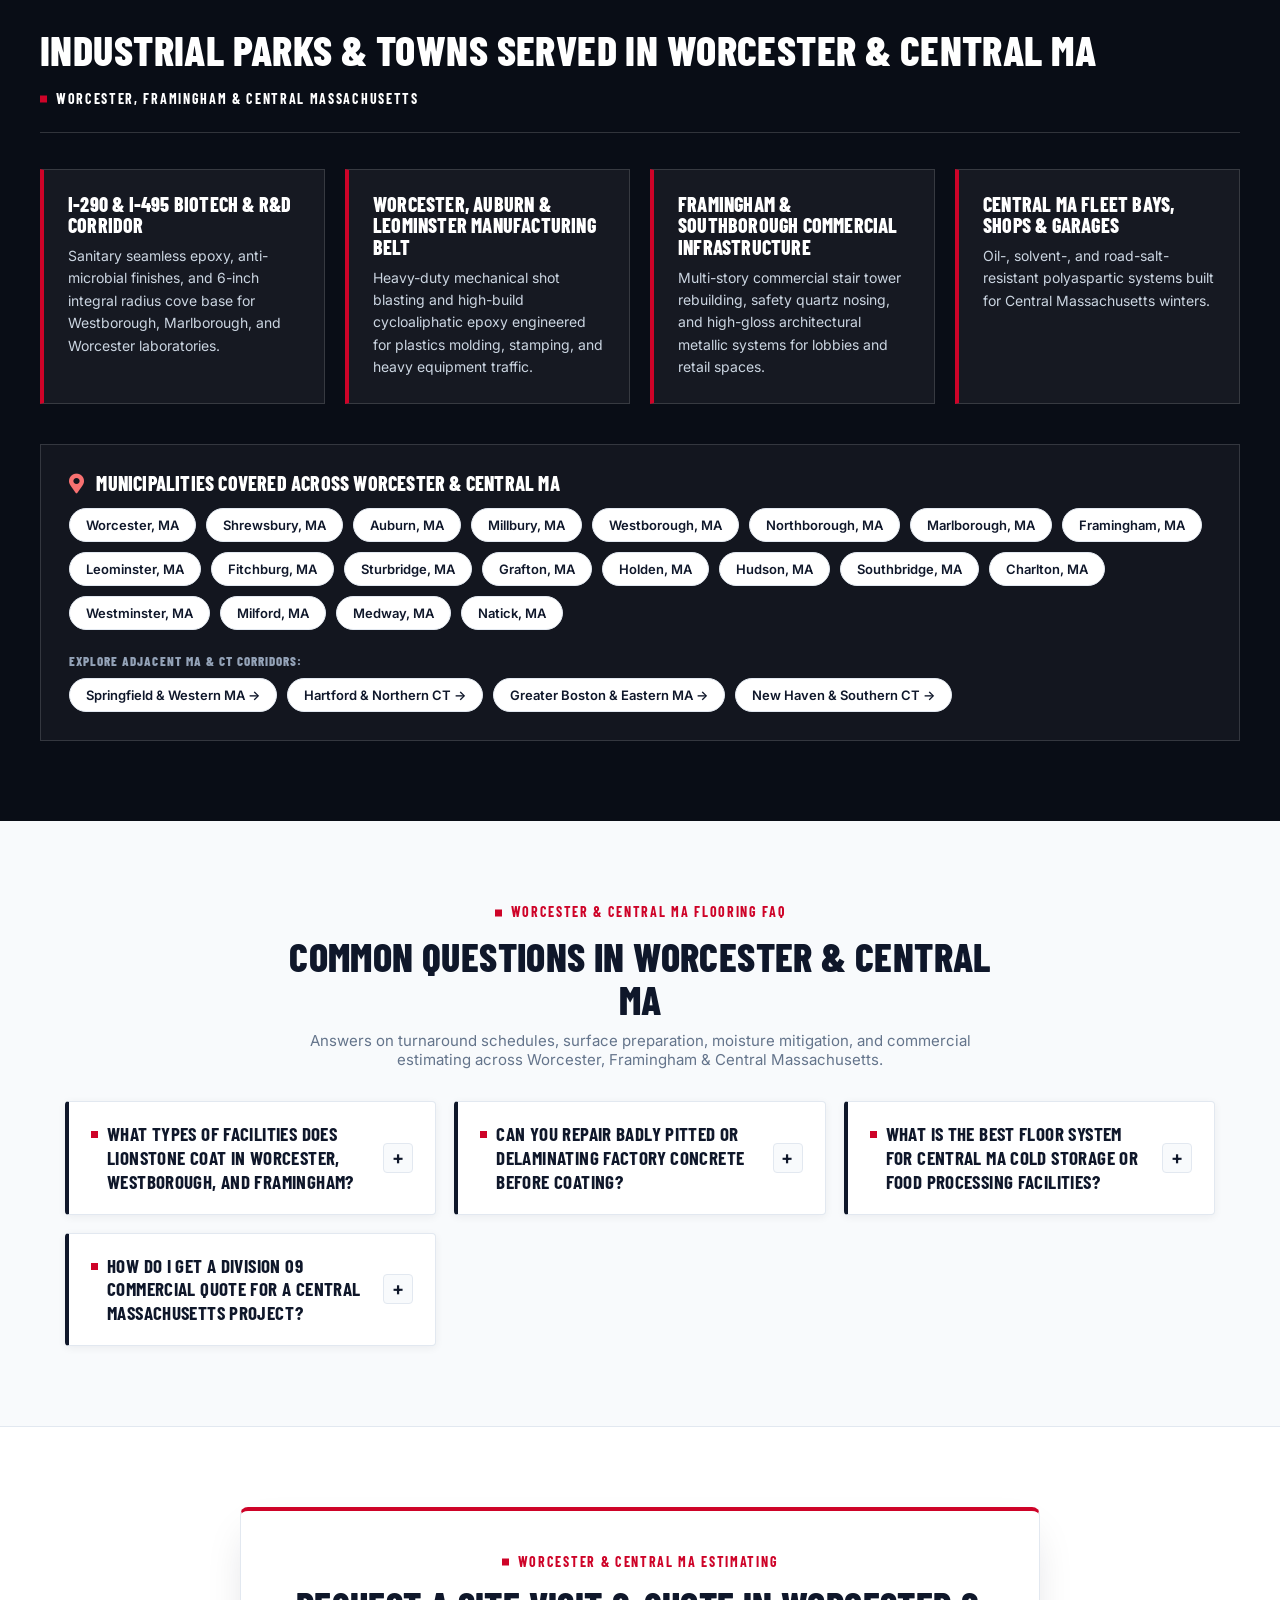
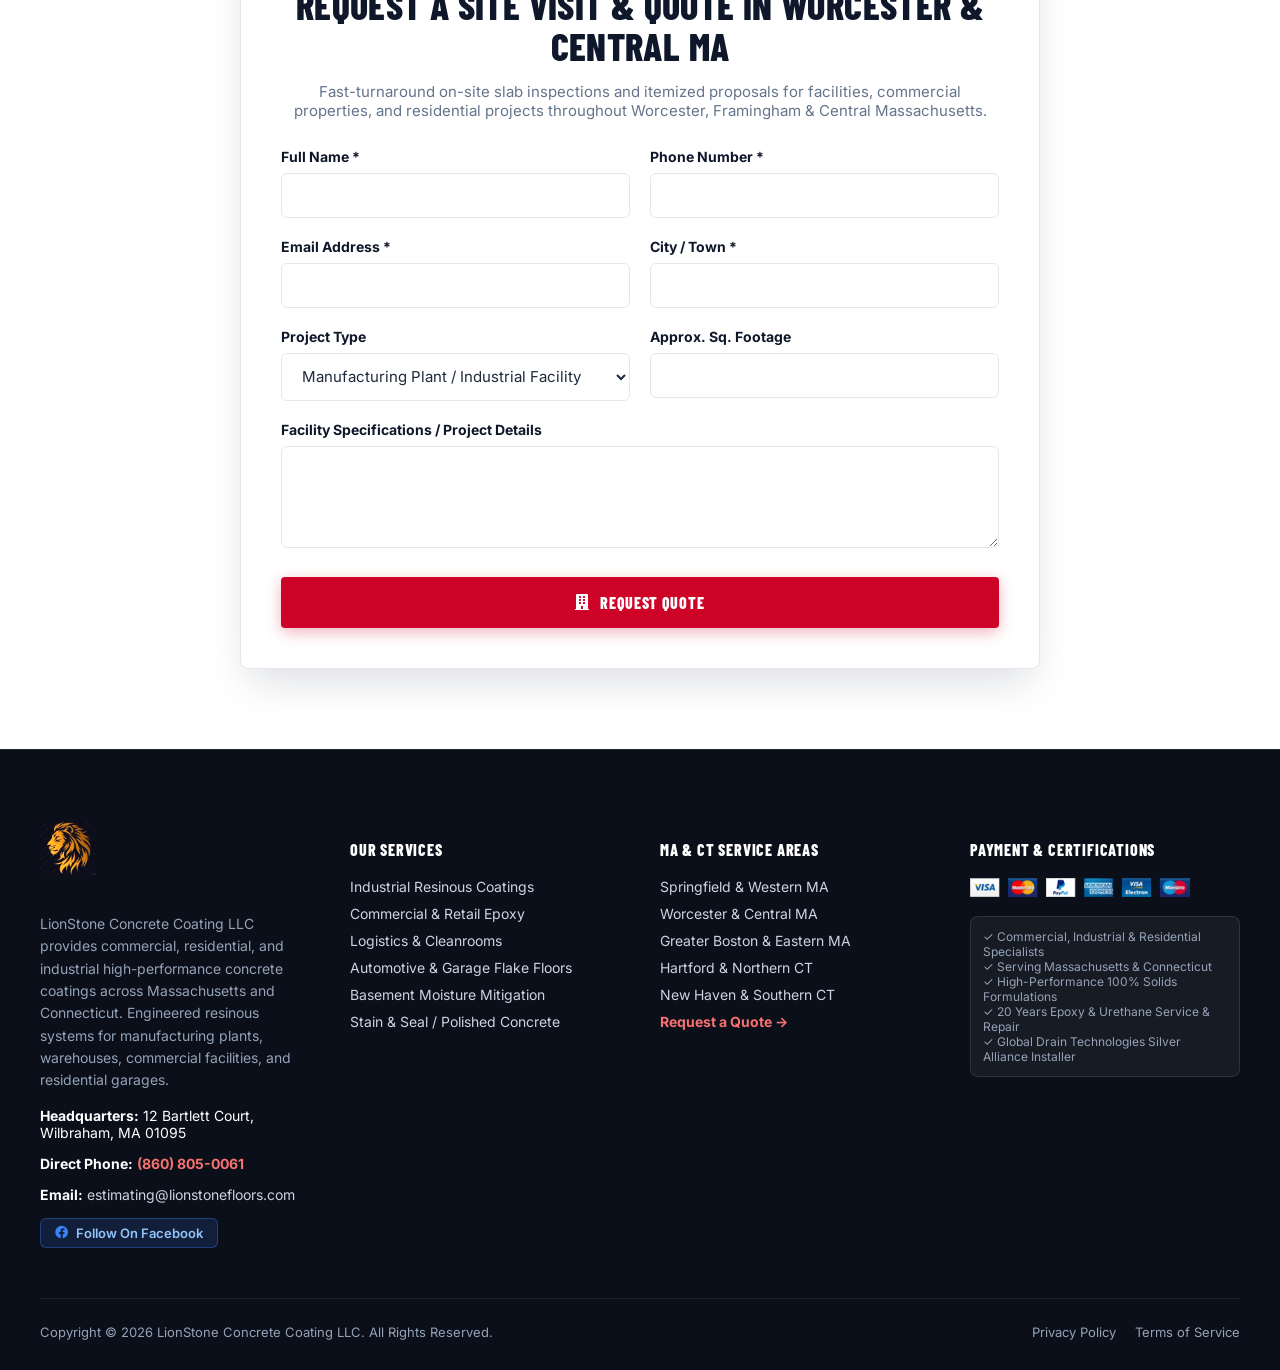
<file: worcester-ma-concrete-coatings.html>
<!DOCTYPE html>
<html lang="en-US" prefix="og: https://ogp.me/ns#">
<head>
    <meta charset="UTF-8">
    <meta name="viewport" content="width=device-width, initial-scale=1.0">
    <title>Commercial, Industrial & Residential Concrete Coatings in Worcester & Central MA | LionStone Floors</title>
    <meta name="description" content="Heavy-duty epoxy flooring, biotech cleanrooms, urethane mortar, and concrete grinding in Worcester, Shrewsbury, Auburn, Westborough, Marlborough, Framingham, and Central MA." />
    <meta name="robots" content="follow, index, max-snippet:-1, max-video-preview:-1, max-image-preview:large" />
    <link rel="canonical" href="https://lionstonefloors.com/worcester-ma-concrete-coatings.html" />
    <link rel="alternate" type="text/plain" title="LLMs Information" href="https://lionstonefloors.com/llms.txt" />
    <meta property="og:locale" content="en_US" />
    <meta property="og:type" content="article" />
    <meta property="og:title" content="Commercial, Industrial & Residential Concrete Coatings in Worcester & Central MA | LionStone Floors" />
    <meta property="og:description" content="Heavy-duty epoxy flooring, biotech cleanrooms, urethane mortar, and concrete grinding in Worcester, Shrewsbury, Auburn, Westborough, Marlborough, Framingham, and Central MA." />
    <meta property="og:url" content="https://lionstonefloors.com/worcester-ma-concrete-coatings.html" />
    <meta property="og:image" content="https://lionstonefloors.com/assets/images/Lionstone-Concrete-Coating-Epoxy-Flooring-new-england-3.jpg" />
    <meta property="og:site_name" content="LionStone Floors" />
    <meta name="twitter:card" content="summary_large_image" />

    <!-- Structured Data: LocalBusiness, Service & Regional FAQPage -->
    <script type="application/ld+json">
[
  {
    "@context": "https://schema.org",
    "@type": "HomeAndConstructionBusiness",
    "name": "LionStone Concrete Coating LLC",
    "alternateName": "LionStone Floors",
    "url": "https://lionstonefloors.com/worcester-ma-concrete-coatings.html",
    "logo": "https://lionstonefloors.com/assets/images/1776804454505_LionStone-Logo.jpg",
    "image": "https://lionstonefloors.com/assets/images/projects/cleanroom-covebase.jpg",
    "description": "Heavy-duty epoxy flooring, biotech cleanrooms, urethane mortar, and concrete grinding in Worcester, Shrewsbury, Auburn, Westborough, Marlborough, Framingham, and Central MA.",
    "telephone": "+1-860-805-0061",
    "email": "estimating@lionstonefloors.com",
    "address": {
      "@type": "PostalAddress",
      "streetAddress": "12 Bartlett Court",
      "addressLocality": "Wilbraham",
      "addressRegion": "MA",
      "postalCode": "01095",
      "addressCountry": "US"
    },
    "areaServed": [
      "Worcester, MA",
      "Shrewsbury, MA",
      "Auburn, MA",
      "Millbury, MA",
      "Westborough, MA",
      "Northborough, MA",
      "Marlborough, MA",
      "Framingham, MA",
      "Leominster, MA",
      "Fitchburg, MA",
      "Sturbridge, MA",
      "Grafton, MA",
      "Holden, MA",
      "Hudson, MA",
      "Southbridge, MA",
      "Charlton, MA",
      "Westminster, MA",
      "Milford, MA",
      "Medway, MA",
      "Natick, MA"
    ],
    "priceRange": "$$",
    "sameAs": [
      "https://www.facebook.com/lionstoneconcretecoating"
    ]
  },
  {
    "@context": "https://schema.org",
    "@type": "Service",
    "serviceType": "Commercial, Industrial & Residential Concrete Coatings in Worcester & Central MA",
    "provider": {
      "@type": "HomeAndConstructionBusiness",
      "name": "LionStone Concrete Coating LLC",
      "telephone": "+1-860-805-0061"
    },
    "areaServed": "Worcester, Framingham & Central Massachusetts"
  },
  {
    "@context": "https://schema.org",
    "@type": "FAQPage",
    "mainEntity": [
      {
        "@type": "Question",
        "name": "What types of facilities does LionStone coat in Worcester, Westborough, and Framingham?",
        "acceptedAnswer": {
          "@type": "Answer",
          "text": "We coat CNC machine shops, plastics and metal fabrication plants, biotech laboratories, food commissaries, multi-story commercial stairwells, auto service bays, and residential garages throughout Worcester County and MetroWest."
        }
      },
      {
        "@type": "Question",
        "name": "Can you repair badly pitted or delaminating factory concrete before coating?",
        "acceptedAnswer": {
          "@type": "Answer",
          "text": "Yes. We mechanically strip failed paint or mastics via planetary diamond grinding or shot blasting, route active cracks, rebuild spalled joints and expansion trenches with structural polyurea mortar, and apply high-build epoxy."
        }
      },
      {
        "@type": "Question",
        "name": "What is the best floor system for Central MA cold storage or food processing facilities?",
        "acceptedAnswer": {
          "@type": "Answer",
          "text": "Three-component cementitious urethane mortar installed at 3/16 to 3/8 inch provides matching thermal expansion to concrete, withstanding freeze-thaw cycling and 212°F+ washdowns."
        }
      },
      {
        "@type": "Question",
        "name": "How do I get a Division 09 commercial quote for a Central Massachusetts project?",
        "acceptedAnswer": {
          "@type": "Answer",
          "text": "Submit your approximate square footage and facility specs in the form below or call (860) 805-0061 directly for an estimator walkthrough in Worcester, Auburn, Marlborough, or Framingham."
        }
      }
    ]
  }
]
    </script>

    <!-- Preconnect & Critical Assets -->
    <link rel="preconnect" href="https://fonts.googleapis.com" />
    <link rel="preconnect" href="https://fonts.gstatic.com" crossorigin />
    <link rel="preconnect" href="https://cdnjs.cloudflare.com" crossorigin />
    <link rel="preload" as="image" href="./assets/images/hero-cleanroom-covebase.webp" fetchpriority="high" />
    <!-- Stylesheets (render-critical customstyle.css only; fonts & icons non-blocking) -->
    <link rel="stylesheet" href="./assets/css/customstyle.css?v=10" />
    <link rel="stylesheet" href="https://fonts.googleapis.com/css2?family=Barlow+Condensed:wght@600;700;800;900&family=Inter:wght@400;500;600;700;800&display=swap" media="print" onload="this.media='all'" />
    <link rel="stylesheet" href="https://cdnjs.cloudflare.com/ajax/libs/font-awesome/5.15.4/css/all.min.css" media="print" onload="this.media='all'" />
    <noscript>
        <link rel="stylesheet" href="https://fonts.googleapis.com/css2?family=Barlow+Condensed:wght@600;700;800;900&family=Inter:wght@400;500;600;700;800&display=swap" />
        <link rel="stylesheet" href="https://cdnjs.cloudflare.com/ajax/libs/font-awesome/5.15.4/css/all.min.css" />
    </noscript>
    <link rel="icon" type="image/png" href="./assets/images/favicon-64.png" sizes="64x64" />

    <!-- Google tag (gtag.js) -->
    <script async src="https://www.googletagmanager.com/gtag/js?id=AW-17046742942"></script>
    <script>
      window.dataLayer = window.dataLayer || [];
      function gtag(){dataLayer.push(arguments);}
      gtag('js', new Date());
      gtag('config', 'AW-17046742942');
      gtag('config', 'G-8DGC4CBGWN');
    </script>
</head>

<body class="region-page wrapper-custom">
<div class="website-wrapper">

    <!-- Site Header -->
    <header class="whb-header whb-header_149418 whb-sticky-real">
        <div class="whb-main-header">

            <!-- Main Header -->
            <div class="whb-row whb-general-header">
                <div class="container" style="display: flex; justify-content: space-between; align-items: center; padding: 15px 25px;">
                    <div class="site-logo">
                        <a href="./index.html">
                            <img src="./assets/images/logo-optimized.webp" alt="LionStone Concrete Coatings Logo" width="66" height="65" decoding="async" style="max-height: 65px; object-fit: contain;" />
                        </a>
                    </div>

                    <nav class="main-nav-desktop" style="display: flex; align-items: center; gap: 26px;">
                        <button type="button" class="ls-nav-link" data-ls-menu="industries">
                            Industries <i class="fas fa-chevron-down"></i>
                        </button>
                        <button type="button" class="ls-nav-link" data-ls-menu="services">
                            Services <i class="fas fa-chevron-down"></i>
                        </button>
                        <a href="./reviews.html" class="ls-nav-link">Case Studies &amp; Gallery</a>
                        <a href="./about-us.html" class="ls-nav-link">About Us</a>
                        <a href="./contact.html" class="ls-nav-link">Contact</a>
                    </nav>

                    <div style="display: flex; align-items: center; gap: 15px;">
                        <a href="tel:8608050061" class="header-phone-badge">
                            <i class="fas fa-phone-alt"></i> (860) 805-0061
                        </a>
                        <a href="./contact.html" class="btn-ls-primary" style="padding: 10px 20px !important; font-size: 14px !important;">
                            Request a Site Visit <i class="fas fa-arrow-right"></i>
                        </a>
                    </div>
                </div>

                <!-- Mega Menu: Industries -->
                <div class="ls-mega-menu" data-ls-menu-panel="industries">
                    <div class="ls-mega-header">
                        <h6><span class="ls-eyebrow ls-eyebrow-light" style="margin: 0;">SERVING MASSACHUSETTS &amp; CONNECTICUT COMMERCIAL &amp; RESIDENTIAL</span></h6>
                        <button type="button" class="ls-mega-close" data-ls-close-menu aria-label="Close Menu"><i class="fas fa-times"></i></button>
                    </div>
                    <div class="ls-mega-grid">
                        <div class="ls-mega-col">
                            <h5>Heavy Industrial &amp; Production</h5>
                            <ul class="ls-mega-list">
                                <li><a href="./services.html#industrial-flooring">Industrial &amp; Manufacturing Plants</a></li>
                                <li><a href="./services.html#industrial-flooring">Warehousing &amp; Logistics Hubs</a></li>
                                <li><a href="./services.html#industrial-flooring">Packaging &amp; Distribution Centers</a></li>
                                <li><a href="./services.html#industrial-flooring">Machine Shops &amp; Assembly Lines</a></li>
                            </ul>
                        </div>
                        <div class="ls-mega-col">
                            <h5>Hygienic, Lab &amp; Food Processing</h5>
                            <ul class="ls-mega-list">
                                <li><a href="./services.html#commercial-specialty">Food &amp; Beverage Processing (USDA)</a></li>
                                <li><a href="./services.html#commercial-specialty">Pharmaceutical &amp; Biotech Labs</a></li>
                                <li><a href="./services.html#commercial-specialty">Cleanrooms &amp; Semiconductor Spaces</a></li>
                                <li><a href="./services.html#commercial-specialty">Commercial Kitchens &amp; Breweries</a></li>
                            </ul>
                        </div>
                        <div class="ls-mega-col">
                            <h5>Commercial &amp; Institutional</h5>
                            <ul class="ls-mega-list">
                                <li><a href="./services.html#commercial-retail">Multi-Story Stair Towers &amp; Ramps</a></li>
                                <li><a href="./services.html#commercial-retail">Healthcare &amp; Medical Corridors</a></li>
                                <li><a href="./services.html#commercial-retail">Retail Storefronts &amp; Showrooms</a></li>
                                <li><a href="./services.html#commercial-retail">Schools, Universities &amp; Municipal</a></li>
                            </ul>
                        </div>
                        <div class="ls-mega-col">
                            <h5>MA &amp; CT Regional Corridors</h5>
                            <ul class="ls-mega-list">
                                <li><a href="./western-ma-concrete-coatings.html">Springfield &amp; Western MA</a></li>
                                <li><a href="./worcester-ma-concrete-coatings.html">Worcester &amp; Central MA</a></li>
                                <li><a href="./boston-ma-concrete-coatings.html">Greater Boston &amp; Eastern MA</a></li>
                                <li><a href="./hartford-ct-concrete-coatings.html">Hartford &amp; Northern CT</a></li>
                                <li><a href="./new-haven-ct-concrete-coatings.html">New Haven &amp; Southern CT</a></li>
                            </ul>
                        </div>
                    </div>
                </div>

                <!-- Mega Menu: Services -->
                <div class="ls-mega-menu" data-ls-menu-panel="services">
                    <div class="ls-mega-header">
                        <h6><span class="ls-eyebrow ls-eyebrow-light" style="margin: 0;">Engineered Seamless Flooring Systems</span></h6>
                        <button type="button" class="ls-mega-close" data-ls-close-menu aria-label="Close Menu"><i class="fas fa-times"></i></button>
                    </div>
                    <div class="ls-mega-grid">
                        <div class="ls-mega-col">
                            <h5>Resinous &amp; Industrial Systems</h5>
                            <ul class="ls-mega-list">
                                <li><a href="./services.html#industrial-flooring">100% Solids Epoxy Flooring</a></li>
                                <li><a href="./services.html#system-spec-finder">Urethane Cement (Thermal Shock)</a></li>
                                <li><a href="./services.html#system-spec-finder">Novolac Chemical-Resistant Epoxy</a></li>
                                <li><a href="./services.html#residential-garage">Polyaspartic &amp; Rapid-Cure Coatings</a></li>
                            </ul>
                        </div>
                        <div class="ls-mega-col">
                            <h5>Concrete Prep &amp; Restoration</h5>
                            <ul class="ls-mega-list">
                                <li><a href="./services.html#stain-seal-concrete">Planetary Diamond Grinding (CSP 2–5)</a></li>
                                <li><a href="./services.html#concrete-coatings">Moisture Vapor Mitigation Barriers</a></li>
                                <li><a href="./services.html#stain-seal-concrete">Spall, Trench &amp; Joint Remediation</a></li>
                                <li><a href="./services.html#slot-drains">Slot Drains &amp; Trench Drains (GDT Silver Alliance)</a></li>
                                <li><a href="./services.html#stain-seal-concrete">Polished, Stained &amp; Densified Concrete</a></li>
                            </ul>
                        </div>
                        <div class="ls-mega-col">
                            <h5>Safety &amp; Architectural</h5>
                            <ul class="ls-mega-list">
                                <li><a href="./services.html#commercial-retail">High-Traction Quartz Broadcast</a></li>
                                <li><a href="./services.html#industrial-flooring">OSHA Safety Walkways &amp; Line Striping</a></li>
                                <li><a href="./services.html#commercial-specialty">Integral Sanitary Cove Base Systems</a></li>
                                <li><a href="./services.html#commercial-retail">Designer Metallic &amp; Flake Finishes</a></li>
                            </ul>
                        </div>
                        <div class="ls-mega-col">
                            <h5>Interactive Engineering Tools</h5>
                            <ul class="ls-mega-list">
                                <li><a href="./services.html#system-spec-finder">Interactive System Spec Finder</a></li>
                                <li><a href="#" data-open-floor-quiz>60-Second Floor Assessment Quiz</a></li>
                                <li><a href="./services.html#lionstone-swatch-container">Color Flake &amp; Finish Visualizer</a></li>
                                <li><a href="./contact.html">Request On-Site Facility Evaluation</a></li>
                            </ul>
                        </div>
                    </div>
                </div>
            </div>
        </div>
    </header>

    <!-- Regional Hero -->
    <section class="hero-section" style="position: relative; background: linear-gradient(90deg, rgba(9, 13, 22, 0.92) 0%, rgba(15, 23, 42, 0.80) 60%, rgba(15, 23, 42, 0.72) 100%), url('./assets/images/hero-cleanroom-covebase.webp') center/cover no-repeat; padding: 95px 25px; color: #ffffff;">
        <div class="container" style="max-width: 1200px; margin: 0 auto;">
            <div style="max-width: 820px;">
                <span class="ls-eyebrow ls-eyebrow-light">Serving Massachusetts &amp; Connecticut • Worcester, MetroWest &amp; Central MA</span>
                <h1 style="font-size: 52px; line-height: 1.04; font-weight: 900; color: #FFFFFF; margin: 10px 0 20px 0; text-transform: uppercase;">
                    Industrial, Commercial &amp; Residential Concrete Coatings in Worcester &amp; Central MA
                </h1>
                <p style="font-size: 18px; line-height: 1.6; color: #E2E8F0; max-width: 720px; margin: 0 0 32px 0;">
                    Along the I-90, I-290, and I-495 industrial spine, LionStone Floors engineers seamless resinous flooring for Worcester County manufacturing plants, Framingham and Marlborough biotech laboratories, cold storage distribution centers, and Central Massachusetts properties.
                </p>
                <div style="display: flex; align-items: center; gap: 18px; flex-wrap: wrap;">
                    <a href="#quote-section" class="btn-ls-primary">
                        Request a Quote in Worcester & Central MA <i class="fas fa-arrow-right"></i>
                    </a>
                    <button type="button" class="btn-ls-secondary" data-open-floor-quiz>
                        <i class="fas fa-clipboard-check"></i> Take 60-Second Assessment
                    </button>
                </div>
            </div>
        </div>
    </section>

    <!-- Core Systems in This Region -->
    <section style="padding: 80px 20px; background: #FFFFFF;">
        <div class="container" style="max-width: 1200px; margin: 0 auto;">
            <div style="display: flex; justify-content: space-between; align-items: flex-end; flex-wrap: wrap; gap: 20px; margin-bottom: 40px;">
                <div>
                    <span class="ls-eyebrow">Engineered Systems • Worcester & Central MA</span>
                    <h2 style="font-size: 42px; margin: 4px 0 0 0;">Concrete Coating Systems Installed Across Worcester & Central MA</h2>
                </div>
                <a href="./services.html#system-spec-finder" class="btn-ls-underline">
                    <span>Compare Full Technical Specs</span> <i class="fas fa-arrow-right"></i>
                </a>
            </div>

            <div class="ls-arch-services-grid">
                <div class="ls-arch-service-card">
                    <div>
                        <div class="ls-arch-card-img">
                            <img src="./assets/images/projects/warehouse-safety-walkway.jpg" alt="Industrial Epoxy Flooring in Worcester & Central MA" loading="lazy" decoding="async" />
                        </div>
                        <div class="ls-arch-card-content">
                            <h3>Industrial &amp; Warehouse Epoxy</h3>
                            <hr class="ls-accent-hr" />
                            <p>10,500+ PSI high-build epoxy, forklift lane demarcation, and HEPA planetary diamond grinding for manufacturing and logistics plants in Worcester & Central MA.</p>
                        </div>
                    </div>
                    <a href="./services.html#industrial-flooring" class="ls-arch-card-footer">
                        <span>Industrial Specs</span> <i class="fas fa-arrow-right"></i>
                    </a>
                </div>

                <div class="ls-arch-service-card">
                    <div>
                        <div class="ls-arch-card-img">
                            <img src="./assets/images/projects/cleanroom-covebase.jpg" alt="Urethane Cement and Cleanroom Cove Base in Worcester & Central MA" loading="lazy" decoding="async" />
                        </div>
                        <div class="ls-arch-card-content">
                            <h3>Food, Cleanroom &amp; Cove Base</h3>
                            <hr class="ls-accent-hr" />
                            <p>USDA/FDA thermal-shock urethane cement, Novolac acid containment, and integral 6&quot; sanitary cove base for processing and lab facilities.</p>
                        </div>
                    </div>
                    <a href="./services.html#commercial-specialty" class="ls-arch-card-footer">
                        <span>Sanitary Specs</span> <i class="fas fa-arrow-right"></i>
                    </a>
                </div>

                <div class="ls-arch-service-card">
                    <div>
                        <div class="ls-arch-card-img">
                            <img src="./assets/images/projects/commercial-stair-tower.jpg" alt="Commercial Stair Towers and Ramps in Worcester & Central MA" loading="lazy" decoding="async" />
                        </div>
                        <div class="ls-arch-card-content">
                            <h3>Stair Towers &amp; Showrooms</h3>
                            <hr class="ls-accent-hr" />
                            <p>Double-broadcast safety quartz, OSHA high-visibility nosing stripes, and zero-VOC architectural metallic epoxy for commercial properties.</p>
                        </div>
                    </div>
                    <a href="./services.html#commercial-retail" class="ls-arch-card-footer">
                        <span>Commercial Specs</span> <i class="fas fa-arrow-right"></i>
                    </a>
                </div>

                <div class="ls-arch-service-card">
                    <div>
                        <div class="ls-arch-card-img">
                            <img src="./assets/images/projects/corvette-garage-showcase.jpg" alt="Automotive and Garage Polyaspartic Flooring in Worcester & Central MA" loading="lazy" decoding="async" />
                        </div>
                        <div class="ls-arch-card-content">
                            <h3>Auto Bays &amp; Garage Flake</h3>
                            <hr class="ls-accent-hr" />
                            <p>100% UV-stable polyaspartic granite flake systems and 25-lb hydrostatic moisture barriers engineered for road salt, oils, and hot tires.</p>
                        </div>
                    </div>
                    <a href="./services.html#residential-garage" class="ls-arch-card-footer">
                        <span>Garage &amp; Bay Specs</span> <i class="fas fa-arrow-right"></i>
                    </a>
                </div>
            </div>
        </div>
    </section>

    <!-- Local Industrial Corridors & Cities Served -->
    <section class="ls-industry-section">
        <div class="container" style="max-width: 1200px; margin: 0 auto;">
            <div class="ls-industry-header-row">
                <div>
                    <h2 style="font-size: 42px; color: #FFFFFF; margin: 0;">Industrial Parks &amp; Towns Served in Worcester & Central MA</h2>
                </div>
                <div>
                    <span class="ls-eyebrow ls-eyebrow-light" style="margin: 0;">Worcester, Framingham & Central Massachusetts</span>
                </div>
            </div>

            <div style="display: grid; grid-template-columns: repeat(auto-fit, minmax(260px, 1fr)); gap: 20px; margin-bottom: 40px;">
                <div style="background: rgba(255, 255, 255, 0.05); border: 1px solid rgba(255, 255, 255, 0.14); padding: 24px; border-left: 4px solid var(--ls-accent);">
                    <h4 style="color: #FFFFFF; font-size: 20px; margin: 0 0 8px 0;">I-290 & I-495 Biotech & R&D Corridor</h4>
                    <p style="color: #CBD5E1; font-size: 14px; line-height: 1.6; margin: 0;">Sanitary seamless epoxy, anti-microbial finishes, and 6-inch integral radius cove base for Westborough, Marlborough, and Worcester laboratories.</p>
                </div>
                <div style="background: rgba(255, 255, 255, 0.05); border: 1px solid rgba(255, 255, 255, 0.14); padding: 24px; border-left: 4px solid var(--ls-accent);">
                    <h4 style="color: #FFFFFF; font-size: 20px; margin: 0 0 8px 0;">Worcester, Auburn & Leominster Manufacturing Belt</h4>
                    <p style="color: #CBD5E1; font-size: 14px; line-height: 1.6; margin: 0;">Heavy-duty mechanical shot blasting and high-build cycloaliphatic epoxy engineered for plastics molding, stamping, and heavy equipment traffic.</p>
                </div>
                <div style="background: rgba(255, 255, 255, 0.05); border: 1px solid rgba(255, 255, 255, 0.14); padding: 24px; border-left: 4px solid var(--ls-accent);">
                    <h4 style="color: #FFFFFF; font-size: 20px; margin: 0 0 8px 0;">Framingham & Southborough Commercial Infrastructure</h4>
                    <p style="color: #CBD5E1; font-size: 14px; line-height: 1.6; margin: 0;">Multi-story commercial stair tower rebuilding, safety quartz nosing, and high-gloss architectural metallic systems for lobbies and retail spaces.</p>
                </div>
                <div style="background: rgba(255, 255, 255, 0.05); border: 1px solid rgba(255, 255, 255, 0.14); padding: 24px; border-left: 4px solid var(--ls-accent);">
                    <h4 style="color: #FFFFFF; font-size: 20px; margin: 0 0 8px 0;">Central MA Fleet Bays, Shops & Garages</h4>
                    <p style="color: #CBD5E1; font-size: 14px; line-height: 1.6; margin: 0;">Oil-, solvent-, and road-salt-resistant polyaspartic systems built for Central Massachusetts winters.</p>
                </div>
            </div>

            <div style="background: rgba(255, 255, 255, 0.04); border: 1px solid rgba(255, 255, 255, 0.14); padding: 28px;">
                <h4 style="color: #FFFFFF; font-size: 20px; margin: 0 0 12px 0;"><i class="fas fa-map-marker-alt" style="color: #F87171; margin-right: 8px;"></i> Municipalities Covered Across Worcester & Central MA</h4>
                <div class="service-area-badge-grid" style="margin: 14px 0 24px 0;">
                                        <span class="service-area-badge">Worcester, MA</span>
                    <span class="service-area-badge">Shrewsbury, MA</span>
                    <span class="service-area-badge">Auburn, MA</span>
                    <span class="service-area-badge">Millbury, MA</span>
                    <span class="service-area-badge">Westborough, MA</span>
                    <span class="service-area-badge">Northborough, MA</span>
                    <span class="service-area-badge">Marlborough, MA</span>
                    <span class="service-area-badge">Framingham, MA</span>
                    <span class="service-area-badge">Leominster, MA</span>
                    <span class="service-area-badge">Fitchburg, MA</span>
                    <span class="service-area-badge">Sturbridge, MA</span>
                    <span class="service-area-badge">Grafton, MA</span>
                    <span class="service-area-badge">Holden, MA</span>
                    <span class="service-area-badge">Hudson, MA</span>
                    <span class="service-area-badge">Southbridge, MA</span>
                    <span class="service-area-badge">Charlton, MA</span>
                    <span class="service-area-badge">Westminster, MA</span>
                    <span class="service-area-badge">Milford, MA</span>
                    <span class="service-area-badge">Medway, MA</span>
                    <span class="service-area-badge">Natick, MA</span>
                </div>
                <h5 style="color: #94A3B8; font-size: 13px; text-transform: uppercase; letter-spacing: 0.08em; margin: 0 0 10px 0;">Explore Adjacent MA &amp; CT Corridors:</h5>
                <div class="service-area-badge-grid" style="margin: 0;">
                    <a href="./western-ma-concrete-coatings.html" class="service-area-badge">Springfield & Western MA &rarr;</a>
                    <a href="./hartford-ct-concrete-coatings.html" class="service-area-badge">Hartford & Northern CT &rarr;</a>
                    <a href="./boston-ma-concrete-coatings.html" class="service-area-badge">Greater Boston & Eastern MA &rarr;</a>
                    <a href="./new-haven-ct-concrete-coatings.html" class="service-area-badge">New Haven & Southern CT &rarr;</a>
                </div>
            </div>
        </div>
    </section>

    <!-- Regional Engineering FAQ Section -->
    <section style="padding: 80px 20px; background: var(--ls-bg-light); border-bottom: 1px solid var(--ls-border);">
        <div class="container" style="max-width: 1150px; margin: 0 auto;">
            <div style="text-align: center; max-width: 720px; margin: 0 auto;">
                <span class="ls-eyebrow">Worcester & Central MA Flooring FAQ</span>
                <h2 style="font-size: 40px; margin: 6px 0 10px 0;">Common Questions in Worcester & Central MA</h2>
                <p style="color: var(--ls-text-muted); font-size: 15px; margin: 0;">
                    Answers on turnaround schedules, surface preparation, moisture mitigation, and commercial estimating across Worcester, Framingham & Central Massachusetts.
                </p>
            </div>

            <div class="ls-faq-grid">
                <details class="ls-faq-item">
                    <summary class="ls-faq-question">
                        <span class="ls-faq-title">What types of facilities does LionStone coat in Worcester, Westborough, and Framingham?</span>
                        <span class="ls-faq-toggle" aria-hidden="true"></span>
                    </summary>
                    <div class="ls-faq-answer">We coat CNC machine shops, plastics and metal fabrication plants, biotech laboratories, food commissaries, multi-story commercial stairwells, auto service bays, and residential garages throughout Worcester County and MetroWest.</div>
                </details>
                <details class="ls-faq-item">
                    <summary class="ls-faq-question">
                        <span class="ls-faq-title">Can you repair badly pitted or delaminating factory concrete before coating?</span>
                        <span class="ls-faq-toggle" aria-hidden="true"></span>
                    </summary>
                    <div class="ls-faq-answer">Yes. We mechanically strip failed paint or mastics via planetary diamond grinding or shot blasting, route active cracks, rebuild spalled joints and expansion trenches with structural polyurea mortar, and apply high-build epoxy.</div>
                </details>
                <details class="ls-faq-item">
                    <summary class="ls-faq-question">
                        <span class="ls-faq-title">What is the best floor system for Central MA cold storage or food processing facilities?</span>
                        <span class="ls-faq-toggle" aria-hidden="true"></span>
                    </summary>
                    <div class="ls-faq-answer">Three-component cementitious urethane mortar installed at 3/16 to 3/8 inch provides matching thermal expansion to concrete, withstanding freeze-thaw cycling and 212°F+ washdowns.</div>
                </details>
                <details class="ls-faq-item">
                    <summary class="ls-faq-question">
                        <span class="ls-faq-title">How do I get a Division 09 commercial quote for a Central Massachusetts project?</span>
                        <span class="ls-faq-toggle" aria-hidden="true"></span>
                    </summary>
                    <div class="ls-faq-answer">Submit your approximate square footage and facility specs in the form below or call (860) 805-0061 directly for an estimator walkthrough in Worcester, Auburn, Marlborough, or Framingham.</div>
                </details>
            </div>
        </div>
    </section>

    <!-- Direct Regional Quote Request Form -->
    <section id="quote-section" style="padding: 80px 20px; background: #FFFFFF;">
        <div class="container" style="max-width: 800px; margin: 0 auto; background: #FFFFFF; padding: 40px; border-radius: 8px; box-shadow: var(--ls-shadow-lg); border: 1px solid var(--ls-border); border-top: 4px solid var(--ls-accent);">
            <div style="text-align: center; margin-bottom: 28px;">
                <span class="ls-eyebrow">Worcester & Central MA Estimating</span>
                <h2 style="font-size: 38px; margin: 6px 0 10px 0;">Request a Site Visit &amp; Quote in Worcester & Central MA</h2>
                <p style="color: var(--ls-text-muted); font-size: 15px;">
                    Fast-turnaround on-site slab inspections and itemized proposals for facilities, commercial properties, and residential projects throughout Worcester, Framingham & Central Massachusetts.
                </p>
            </div>

            <form action="https://api.web3forms.com/submit" method="POST" class="native-estimate-form">
                <input type="hidden" name="access_key" value="b1cdf58f-0e10-461e-81ea-d7477937009e" />
                <input type="hidden" name="subject" value="New Worcester & Central MA Quote Request | LionStone Floors" />
                <input type="hidden" name="from_name" value="LionStone Website Lead Engine (Worcester & Central MA)" />
                <input type="hidden" name="redirect" value="https://lionstonefloors.com/calendar/" />
                    <input type="hidden" name="source" value="Worcester MA Regional Page Form" />
                <input type="checkbox" name="botcheck" class="hidden" style="display: none;" />

                <div style="display: grid; grid-template-columns: 1fr 1fr; gap: 20px; margin-bottom: 20px;">
                    <div>
                        <label for="form-name-input" style="display: block; font-size: 14px; font-weight: 700; color: var(--ls-primary); margin-bottom: 8px;">Full Name *</label>
                        <input type="text" id="form-name-input" name="name" required placeholder="" style="width: 100%; padding: 12px 16px; border: 1px solid var(--ls-border); border-radius: 6px; font-size: 15px; box-sizing: border-box;" />
                    </div>
                    <div>
                        <label for="form-phone-input" style="display: block; font-size: 14px; font-weight: 700; color: var(--ls-primary); margin-bottom: 8px;">Phone Number *</label>
                        <input type="tel" id="form-phone-input" name="phone" required placeholder="" style="width: 100%; padding: 12px 16px; border: 1px solid var(--ls-border); border-radius: 6px; font-size: 15px; box-sizing: border-box;" />
                    </div>
                </div>

                <div style="display: grid; grid-template-columns: 1fr 1fr; gap: 20px; margin-bottom: 20px;">
                    <div>
                        <label for="form-email-input" style="display: block; font-size: 14px; font-weight: 700; color: var(--ls-primary); margin-bottom: 8px;">Email Address *</label>
                        <input type="email" id="form-email-input" name="email" required placeholder="" style="width: 100%; padding: 12px 16px; border: 1px solid var(--ls-border); border-radius: 6px; font-size: 15px; box-sizing: border-box;" />
                    </div>
                    <div>
                        <label for="form-city-input" style="display: block; font-size: 14px; font-weight: 700; color: var(--ls-primary); margin-bottom: 8px;">City / Town *</label>
                        <input type="text" id="form-city-input" name="city" required placeholder="" style="width: 100%; padding: 12px 16px; border: 1px solid var(--ls-border); border-radius: 6px; font-size: 15px; box-sizing: border-box;" />
                    </div>
                </div>

                <div style="display: grid; grid-template-columns: 1fr 1fr; gap: 20px; margin-bottom: 20px;">
                    <div>
                        <label for="form-project-type-region" style="display: block; font-size: 14px; font-weight: 700; color: var(--ls-primary); margin-bottom: 8px;">Project Type</label>
                        <select id="form-project-type-region" name="project_type" class="project-type-select" style="width: 100%; padding: 12px 16px; border: 1px solid var(--ls-border); border-radius: 6px; font-size: 15px; box-sizing: border-box;">
                            <option value="Manufacturing Facility" selected>Manufacturing Plant / Industrial Facility</option>
                            <option value="Warehouse / Logistics" >Warehouse &amp; Logistics Center</option>
                            <option value="Commercial Facility" >Commercial Showroom / Retail Space</option>
                            <option value="Food & Beverage / Cleanroom">Sanitary / Cleanroom / Food Prep</option>
                            <option value="Stairwell / Walkway Safety">Commercial Stair Tower / Walkway</option>
                            <option value="Concrete Repair / Grinding">Planetary Grinding &amp; Slab Repair</option>
                            <option value="Automotive / Fleet Bays">Automotive / Fleet Bay / Workshop</option>
                            <option value="Garage Flake Floor">Residential Garage Coating</option>
                            <option value="Basement Floor">Basement Moisture Mitigation</option>
                            <option value="Other">Other (Please Specify)</option>
                        </select>
                        <div class="project-type-other-wrapper" style="display: none; margin-top: 10px;">
                            <input type="text" name="project_type_custom" class="form-project-type-other" placeholder="" style="width: 100%; padding: 10px 14px; border: 1px solid var(--ls-accent); border-radius: 6px; font-size: 14px; box-sizing: border-box; background: #FFF9F9;" />
                        </div>
                    </div>
                    <div>
                        <label for="form-sqft-region" style="display: block; font-size: 14px; font-weight: 700; color: var(--ls-primary); margin-bottom: 8px;">Approx. Sq. Footage</label>
                        <input type="text" id="form-sqft-region" name="sqft" placeholder="" style="width: 100%; padding: 12px 16px; border: 1px solid var(--ls-border); border-radius: 6px; font-size: 15px; box-sizing: border-box;" />
                    </div>
                </div>

                <div style="margin-bottom: 25px;">
                    <label for="form-message-input" style="display: block; font-size: 14px; font-weight: 700; color: var(--ls-primary); margin-bottom: 8px;">Facility Specifications / Project Details</label>
                    <textarea id="form-message-input" name="message" rows="4" placeholder="" style="width: 100%; padding: 12px 16px; border: 1px solid var(--ls-border); border-radius: 6px; font-size: 15px; resize: vertical; box-sizing: border-box;"></textarea>
                </div>

                <button type="submit" class="btn-ls-primary" style="width: 100%; justify-content: center; font-size: 16px !important; padding: 16px !important;">
                    <i class="fas fa-building"></i> Request Quote
                </button>
            </form>
        </div>
    </section>

    <!-- Footer -->
    <footer style="background: #0B0F19; color: #94A3B8; padding: 70px 20px 30px 20px; border-top: 1px solid rgba(255, 255, 255, 0.1);">
        <div class="container" style="max-width: 1200px; margin: 0 auto; display: grid; grid-template-columns: repeat(auto-fit, minmax(240px, 1fr)); gap: 40px; margin-bottom: 50px;">
            <div>
                <img src="./assets/images/logo-optimized.webp" alt="LionStone Concrete Coatings" width="56" height="55" loading="lazy" decoding="async" style="max-height: 55px; margin-bottom: 20px; filter: brightness(1.2);" />
                <p style="font-size: 14px; line-height: 1.6; color: #94A3B8;">
                    LionStone Concrete Coating LLC provides commercial, residential, and industrial high-performance concrete coatings across Massachusetts and Connecticut. Engineered resinous systems for manufacturing plants, warehouses, commercial facilities, and residential garages.
                </p>
                <div style="margin-top: 15px; color: #FFFFFF; font-size: 14px;">
                    <p><strong>Headquarters:</strong> 12 Bartlett Court, Wilbraham, MA 01095</p>
                    <p><strong>Direct Phone:</strong> <a href="tel:8608050061" style="color: #F87171; text-decoration: none; font-weight: 700;">(860) 805-0061</a></p>
                    <p><strong>Email:</strong> <a href="mailto:estimating@lionstonefloors.com" style="color: #CBD5E1; text-decoration: none;">estimating@lionstonefloors.com</a></p>
                </div>
                <div style="margin-top: 15px;">
                    <a href="https://www.facebook.com/people/LionStone-Concrete-Coatings-LLC/61576802750273/" target="_blank" rel="noopener noreferrer" style="display: inline-flex; align-items: center; gap: 8px; background: rgba(59, 130, 246, 0.15); border: 1px solid rgba(59, 130, 246, 0.35); color: #93C5FD; padding: 6px 14px; border-radius: 6px; text-decoration: none; font-size: 13px; font-weight: 600;">
                        <i class="fab fa-facebook" style="color: #3B82F6;"></i> Follow On Facebook
                    </a>
                </div>
            </div>

            <div>
                <h4 style="color: #FFFFFF; font-size: 16px; margin-bottom: 20px; text-transform: uppercase; letter-spacing: 0.05em;">Our Services</h4>
                <ul style="list-style: none; padding: 0; margin: 0; display: flex; flex-direction: column; gap: 10px; font-size: 14px;">
                    <li><a href="./services.html#industrial-flooring" style="color: #CBD5E1; text-decoration: none;">Industrial Resinous Coatings</a></li>
                    <li><a href="./services.html#commercial-retail" style="color: #CBD5E1; text-decoration: none;">Commercial &amp; Retail Epoxy</a></li>
                    <li><a href="./services.html#commercial-specialty" style="color: #CBD5E1; text-decoration: none;">Logistics &amp; Cleanrooms</a></li>
                    <li><a href="./services.html#residential-garage" style="color: #CBD5E1; text-decoration: none;">Automotive &amp; Garage Flake Floors</a></li>
                    <li><a href="./services.html#concrete-coatings" style="color: #CBD5E1; text-decoration: none;">Basement Moisture Mitigation</a></li>
                    <li><a href="./services.html#stain-seal-concrete" style="color: #CBD5E1; text-decoration: none;">Stain &amp; Seal / Polished Concrete</a></li>
                </ul>
            </div>

            <div>
                <h4 style="color: #FFFFFF; font-size: 16px; margin-bottom: 20px; text-transform: uppercase; letter-spacing: 0.05em;">MA &amp; CT Service Areas</h4>
                <ul style="list-style: none; padding: 0; margin: 0; display: flex; flex-direction: column; gap: 10px; font-size: 14px;">
                    <li><a href="./western-ma-concrete-coatings.html" style="color: #CBD5E1; text-decoration: none;">Springfield &amp; Western MA</a></li>
                    <li><a href="./worcester-ma-concrete-coatings.html" style="color: #CBD5E1; text-decoration: none;">Worcester &amp; Central MA</a></li>
                    <li><a href="./boston-ma-concrete-coatings.html" style="color: #CBD5E1; text-decoration: none;">Greater Boston &amp; Eastern MA</a></li>
                    <li><a href="./hartford-ct-concrete-coatings.html" style="color: #CBD5E1; text-decoration: none;">Hartford &amp; Northern CT</a></li>
                    <li><a href="./new-haven-ct-concrete-coatings.html" style="color: #CBD5E1; text-decoration: none;">New Haven &amp; Southern CT</a></li>
                    <li><a href="./contact.html" style="color: #F87171; text-decoration: none; font-weight: 700;">Request a Quote &rarr;</a></li>
                </ul>
            </div>

            <div>
                <h4 style="color: #FFFFFF; font-size: 16px; margin-bottom: 20px; text-transform: uppercase; letter-spacing: 0.05em;">Payment &amp; Certifications</h4>
                <img src="./assets/images/payment-methods-accepted.png" alt="Payment Methods Accepted" loading="lazy" decoding="async" style="max-width: 220px; margin-bottom: 15px;" />
                <div style="background: rgba(255, 255, 255, 0.05); padding: 12px; border-radius: 8px; border: 1px solid rgba(255, 255, 255, 0.1); font-size: 12px; color: #94A3B8;">
                    ✓ Commercial, Industrial &amp; Residential Specialists<br />
                    ✓ Serving Massachusetts &amp; Connecticut<br />
                    ✓ High-Performance 100% Solids Formulations<br />
                    ✓ 20 Years Epoxy &amp; Urethane Service &amp; Repair<br />
                    ✓ Global Drain Technologies Silver Alliance Installer
                </div>
            </div>
        </div>

        <div class="container" style="max-width: 1200px; margin: 0 auto; border-top: 1px solid rgba(255, 255, 255, 0.08); padding-top: 25px; display: flex; justify-content: space-between; align-items: center; flex-wrap: wrap; gap: 15px; font-size: 13px;">
            <div>
                Copyright © 2026 LionStone Concrete Coating LLC. All Rights Reserved.
            </div>
            <div>
                <a href="./contact.html" style="color: #94A3B8; text-decoration: none; margin-right: 15px;">Privacy Policy</a>
                <a href="./contact.html" style="color: #94A3B8; text-decoration: none;">Terms of Service</a>
            </div>
        </div>
    </footer>

</div>

<!-- Scripts -->
<script src="./assets/js/interactive_features.js?v=5" defer></script>
<script src="./assets/js/form_handler.js?v=5" defer></script>
</body>
</html>
</file>
<file: assets/css/customstyle.css>
/* ==========================================================================
   LionStone Floors - Luxury Architectural Design System & Component Library
   ========================================================================== */

:root {
    --ls-primary: #0F172A;        /* Deep Slate Onyx */
    --ls-primary-dark: #090D16;
    --ls-secondary: #1E293B;      /* Rich Slate Surface */
    --ls-accent: #CE0328;         /* LionStone Brand Crimson */
    --ls-accent-hover: #A70220;
    --ls-gold: #D97706;           /* Luxury Warm Gold */
    --ls-gold-light: #FDE68A;
    --ls-bg-light: #F8FAFC;       /* Off-White Sand */
    --ls-card-bg: #FFFFFF;
    --ls-text-dark: #1E293B;
    --ls-text-muted: #64748B;
    --ls-text-light: #F8FAFC;
    --ls-border: #E2E8F0;
    --ls-border-dark: #334155;
    --ls-font-display: 'Barlow Condensed', -apple-system, BlinkMacSystemFont, 'Segoe UI', Roboto, sans-serif;
    --ls-font-sans: 'Inter', -apple-system, BlinkMacSystemFont, 'Segoe UI', Roboto, sans-serif;
    --ls-radius-sm: 4px;
    --ls-radius-md: 8px;
    --ls-radius-lg: 12px;
    --ls-radius-full: 9999px;
    --ls-shadow-sm: 0 2px 8px rgba(15, 23, 42, 0.06);
    --ls-shadow-md: 0 10px 25px -5px rgba(15, 23, 42, 0.1), 0 8px 10px -6px rgba(15, 23, 42, 0.05);
    --ls-shadow-lg: 0 20px 40px -10px rgba(15, 23, 42, 0.15);
    --ls-shadow-glow: 0 0 25px rgba(206, 3, 40, 0.25);
}

/* Global Reset & Typography Polish */
html {
    scroll-behavior: smooth;
    box-sizing: border-box;
}

*, *:before, *:after {
    box-sizing: inherit;
}

body {
    color: var(--ls-text-dark);
    background-color: #FFFFFF;
    font-family: var(--ls-font-sans);
    -webkit-font-smoothing: antialiased;
    margin: 0;
    padding: 0;
    overflow-x: hidden;
}

h1, h2, h3, h4, h5, h6 {
    font-family: var(--ls-font-display);
    font-weight: 800;
    letter-spacing: 0.01em;
    text-transform: uppercase;
    line-height: 1.08;
    color: var(--ls-primary);
}

/* Base Helpers (replaces unused legacy theme defaults) */
img { max-width: 100%; height: auto; }
a { color: inherit; text-decoration: none; }
button, input, select, textarea { font-family: inherit; }
.website-wrapper { position: relative; background-color: #FFFFFF; }
.container { width: 100%; max-width: 1200px; margin-left: auto; margin-right: auto; }
.whb-row { transition: background-color 0.2s ease; }
.site-logo { max-height: inherit; padding-inline: 10px; }
.site-logo a { display: inline-flex; align-items: center; }

/* Signature Architectural Square-Dot Eyebrow */
.ls-eyebrow {
    position: relative;
    display: inline-block;
    font-family: var(--ls-font-display);
    font-weight: 700 !important;
    font-size: 14px !important;
    letter-spacing: 0.12em !important;
    text-transform: uppercase !important;
    color: var(--ls-accent);
    padding-left: 16px;
    margin-bottom: 8px;
    line-height: 1.2;
}

.ls-eyebrow::before {
    content: '';
    width: 7px;
    height: 7px;
    background-color: var(--ls-accent);
    position: absolute;
    left: 0;
    top: 50%;
    transform: translateY(-50%);
}

.ls-eyebrow-light {
    color: #FFFFFF !important;
}

.ls-accent-hr {
    margin: 10px 0 14px 0;
    border: 0;
    border-top: 3px solid var(--ls-accent);
    width: 38px;
    opacity: 1;
}

/* Premium Scrollbar */
::-webkit-scrollbar {
    width: 8px;
}
::-webkit-scrollbar-track {
    background: #0F172A;
}
::-webkit-scrollbar-thumb {
    background: linear-gradient(180deg, var(--ls-accent), #334155);
    border-radius: 4px;
}
::-webkit-scrollbar-thumb:hover {
    background: var(--ls-accent);
}

/* Header & Navigation Polish */
.whb-header {
    position: relative !important;
    z-index: 999999 !important;
    overflow: visible !important;
    margin-bottom: 0 !important;
    background: #FFFFFF !important;
    border-bottom: 1px solid rgba(15, 23, 42, 0.08) !important;
    box-shadow: 0 4px 20px rgba(0, 0, 0, 0.04) !important;
}

.whb-main-header,
.whb-general-header {
    position: relative !important;
    z-index: 999999 !important;
    overflow: visible !important;
    backface-visibility: visible !important;
    -webkit-backface-visibility: visible !important;
}

.whb-top-bar {
    background: linear-gradient(90deg, #0f172a 0%, #1e293b 50%, #0f172a 100%) !important;
    color: #F8FAFC !important;
    font-size: 13px !important;
    font-weight: 600 !important;
    letter-spacing: 0.05em !important;
    text-transform: uppercase !important;
    border-bottom: 1px solid rgba(255, 255, 255, 0.1) !important;
}

.whb-top-bar a {
    color: #F8FAFC !important;
    text-decoration: none !important;
    display: inline-flex;
    align-items: center;
    gap: 8px;
}

.whb-top-bar a:hover {
    color: var(--ls-gold-light) !important;
}

/* Direct Call Button in Header */
.header-phone-badge {
    display: inline-flex;
    align-items: center;
    gap: 8px;
    background: rgba(206, 3, 40, 0.1);
    color: var(--ls-accent) !important;
    padding: 6px 14px;
    border-radius: 20px;
    font-weight: 700;
    font-size: 14px;
    border: 1px solid rgba(206, 3, 40, 0.2);
    transition: all 0.3s ease;
    text-decoration: none !important;
}

.header-phone-badge:hover {
    background: var(--ls-accent);
    color: #FFFFFF !important;
    transform: translateY(-2px);
    box-shadow: var(--ls-shadow-glow);
}

/* Luxury Trust Banner / Badges Strip */
.lionstone-trust-strip {
    background: var(--ls-primary);
    color: #FFFFFF;
    padding: 16px 0;
    border-bottom: 1px solid rgba(255, 255, 255, 0.1);
}

.trust-badges-grid {
    display: grid;
    grid-template-columns: repeat(auto-fit, minmax(200px, 1fr));
    gap: 15px;
    align-items: center;
    max-width: 1200px;
    margin: 0 auto;
    padding: 0 20px;
}

.trust-badge-item {
    display: flex;
    align-items: center;
    gap: 12px;
}

.trust-badge-icon {
    width: 38px;
    height: 38px;
    border-radius: 50%;
    background: rgba(206, 3, 40, 0.15);
    color: #F87171;
    display: flex;
    align-items: center;
    justify-content: center;
    flex-shrink: 0;
    font-size: 16px;
}

.trust-badge-text h5 {
    color: #FFFFFF;
    font-size: 13px;
    font-weight: 700;
    margin: 0 0 2px 0;
}

.trust-badge-text p {
    color: #94A3B8;
    font-size: 11px;
    margin: 0;
}

/* Buttons & CTAs */
.btn-ls-primary {
    background: var(--ls-accent) !important;
    color: #FFFFFF !important;
    font-family: var(--ls-font-display) !important;
    font-weight: 800 !important;
    font-size: 16px !important;
    padding: 13px 28px !important;
    border-radius: 4px !important;
    border: none !important;
    box-shadow: 0 4px 15px rgba(206, 3, 40, 0.3) !important;
    display: inline-flex !important;
    align-items: center !important;
    gap: 10px !important;
    text-transform: uppercase !important;
    letter-spacing: 0.06em !important;
    transition: all 0.25s cubic-bezier(0.165, 0.84, 0.44, 1) !important;
    cursor: pointer;
    text-decoration: none !important;
}

.btn-ls-primary:hover {
    background: var(--ls-accent-hover) !important;
    transform: translateY(-2px) !important;
    box-shadow: 0 8px 25px rgba(206, 3, 40, 0.45) !important;
    color: #FFFFFF !important;
}

.btn-ls-secondary {
    background: transparent !important;
    color: #FFFFFF !important;
    font-family: var(--ls-font-display) !important;
    font-weight: 800 !important;
    font-size: 16px !important;
    padding: 13px 26px !important;
    border-radius: 4px !important;
    border: 2px solid rgba(255, 255, 255, 0.85) !important;
    display: inline-flex !important;
    align-items: center !important;
    gap: 10px !important;
    text-transform: uppercase !important;
    letter-spacing: 0.06em !important;
    transition: all 0.25s ease !important;
    cursor: pointer;
    text-decoration: none !important;
}

.btn-ls-secondary:hover {
    background: #FFFFFF !important;
    color: var(--ls-primary) !important;
    transform: translateY(-2px) !important;
    box-shadow: var(--ls-shadow-md) !important;
}

.btn-ls-underline {
    padding: 10px 4px;
    display: inline-flex;
    align-items: center;
    min-width: 190px;
    justify-content: space-between;
    font-size: 15px;
    font-weight: 800;
    background-color: transparent;
    text-transform: uppercase;
    letter-spacing: 0.06em;
    text-decoration: none !important;
    color: var(--ls-primary);
    font-family: var(--ls-font-display);
    border-bottom: 2px solid var(--ls-primary);
    transition: all 0.25s ease;
}

.btn-ls-underline i {
    margin-left: 10px;
    color: var(--ls-accent);
    transition: transform 0.25s ease;
}

.btn-ls-underline:hover {
    color: var(--ls-accent);
    border-bottom-color: var(--ls-accent);
}

.btn-ls-underline:hover i {
    transform: translateX(4px);
}

.btn-ls-underline-light {
    color: #FFFFFF !important;
    border-bottom-color: #FFFFFF !important;
}

.btn-ls-underline-light:hover {
    color: #F87171 !important;
    border-bottom-color: #F87171 !important;
}

/* ==========================================================================
   Interactive Before & After Comparison Slider
   ========================================================================== */
.lionstone-before-after-section {
    padding: 60px 0;
    background: var(--ls-bg-light);
}

.before-after-tabs {
    display: flex;
    justify-content: center;
    gap: 10px;
    margin-bottom: 25px;
    flex-wrap: wrap;
}

.before-after-tabs .ba-tab-btn {
    padding: 10px 20px;
    background: #FFFFFF;
    border: 1px solid var(--ls-border);
    border-radius: 25px;
    font-size: 14px;
    font-weight: 600;
    color: var(--ls-text);
    cursor: pointer;
    transition: all 0.25s ease;
    display: inline-flex;
    align-items: center;
    gap: 8px;
    box-shadow: 0 2px 5px rgba(0,0,0,0.04);
}

.before-after-tabs .ba-tab-btn:hover {
    border-color: var(--ls-accent);
    color: var(--ls-accent);
    transform: translateY(-1px);
}

.before-after-tabs .ba-tab-btn.active {
    background: var(--ls-accent);
    color: #FFFFFF;
    border-color: var(--ls-accent);
    box-shadow: 0 4px 12px rgba(124, 29, 36, 0.3);
}

.before-after-tabs .ba-tab-btn i {
    font-size: 13px;
}

.lionstone-before-after-container {
    position: relative;
    width: 100%;
    max-width: 960px;
    height: 480px;
    margin: 0 auto;
    border-radius: var(--ls-radius-md);
    overflow: hidden;
    box-shadow: var(--ls-shadow-lg);
    user-select: none;
    cursor: ew-resize;
}

.lionstone-before-after-container img {
    position: absolute;
    top: 0;
    left: 0;
    width: 100%;
    height: 100%;
    object-fit: cover;
}

.lionstone-before-after-container .after-image-wrapper {
    position: absolute;
    top: 0;
    left: 0;
    width: 50%;
    height: 100%;
    overflow: hidden;
    z-index: 2;
}

.lionstone-before-after-container .after-image-wrapper img {
    width: 960px;
    max-width: none;
    height: 100%;
}

.slider-handle {
    position: absolute;
    top: 0;
    bottom: 0;
    left: 50%;
    width: 4px;
    background: #FFFFFF;
    z-index: 10;
    transform: translateX(-50%);
    box-shadow: 0 0 10px rgba(0, 0, 0, 0.5);
    pointer-events: none;
}

.slider-handle-button {
    position: absolute;
    top: 50%;
    left: 50%;
    width: 48px;
    height: 48px;
    transform: translate(-50%, -50%);
    background: #FFFFFF;
    border: 3px solid var(--ls-accent);
    border-radius: 50%;
    display: flex;
    align-items: center;
    justify-content: center;
    box-shadow: 0 4px 15px rgba(0,0,0,0.3);
    color: var(--ls-accent);
    font-weight: 900;
}

.slider-badge {
    position: absolute;
    top: 20px;
    padding: 6px 14px;
    border-radius: 20px;
    font-size: 13px;
    font-weight: 700;
    text-transform: uppercase;
    letter-spacing: 0.05em;
    z-index: 5;
    pointer-events: none;
}

.slider-badge-before {
    right: 20px;
    background: rgba(15, 23, 42, 0.8);
    color: #FFFFFF;
}

.slider-badge-after {
    left: 20px;
    background: var(--ls-accent);
    color: #FFFFFF;
}

/* ==========================================================================
   Real-Time Flooring Cost Estimator Widget
   ========================================================================== */
.lionstone-estimator-card {
    background: #FFFFFF;
    border-radius: var(--ls-radius-lg);
    padding: 40px;
    box-shadow: var(--ls-shadow-lg);
    border: 1px solid var(--ls-border);
    max-width: 900px;
    margin: 40px auto;
}

.estimator-grid {
    display: grid;
    grid-template-columns: 1.2fr 1fr;
    gap: 40px;
}

.estimator-controls {
    display: flex;
    flex-direction: column;
    gap: 24px;
}

.control-group {
    display: flex;
    flex-direction: column;
    gap: 8px;
}

.control-group label {
    font-size: 14px;
    font-weight: 700;
    color: var(--ls-primary);
}

.control-group input[type="number"],
.control-group select,
.native-estimate-form select {
    width: 100%;
    height: 48px;
    padding: 10px 14px;
    border: 1px solid var(--ls-border);
    border-radius: var(--ls-radius-sm);
    font-size: 15px;
    line-height: normal;
    color: var(--ls-text-dark);
    background: #FFFFFF;
    box-sizing: border-box;
    transition: border-color 0.2s ease;
}

.control-group input[type="number"]:focus,
.control-group select:focus,
.native-estimate-form select:focus {
    border-color: var(--ls-accent);
    outline: none;
}

.control-group input[type="range"] {
    width: 100%;
    accent-color: var(--ls-accent);
    cursor: pointer;
}

.checkbox-group {
    display: flex;
    flex-direction: column;
    gap: 10px;
    margin-top: 5px;
}

.checkbox-item {
    display: flex;
    align-items: center;
    gap: 10px;
    font-size: 14px;
    color: var(--ls-text-dark);
    cursor: pointer;
}

.checkbox-item input {
    accent-color: var(--ls-accent);
    width: 18px;
    height: 18px;
}

.estimator-summary-box {
    background: linear-gradient(135deg, #0F172A 0%, #1E293B 100%);
    border-radius: var(--ls-radius-md);
    padding: 30px;
    color: #FFFFFF;
    display: flex;
    flex-direction: column;
    justify-content: space-between;
    text-align: center;
    box-shadow: var(--ls-shadow-md);
    border: 1px solid rgba(255, 255, 255, 0.1);
}

.est-price-container {
    margin: 20px 0;
}

.est-price-range {
    font-size: 36px;
    font-weight: 800;
    color: #FFFFFF;
    letter-spacing: -0.03em;
}

.est-price-range span {
    color: #F87171;
}

.est-note {
    font-size: 12px;
    color: #94A3B8;
    line-height: 1.5;
    margin-bottom: 20px;
}

/* ==========================================================================
   Color Flake & Finish Swatch Visualizer
   ========================================================================== */
.swatch-visualizer-container {
    background: #FFFFFF;
    border-radius: var(--ls-radius-lg);
    padding: 35px;
    border: 1px solid var(--ls-border);
    box-shadow: var(--ls-shadow-md);
    margin: 30px 0;
}

.swatch-grid {
    display: grid;
    grid-template-columns: repeat(auto-fill, minmax(130px, 1fr));
    gap: 15px;
    margin-top: 20px;
}

.swatch-item {
    border: 2px solid var(--ls-border);
    border-radius: var(--ls-radius-sm);
    padding: 8px;
    cursor: pointer;
    transition: all 0.25s ease;
    text-align: center;
    background: #FFFFFF;
}

.swatch-item:hover,
.swatch-item.active {
    border-color: var(--ls-accent);
    transform: translateY(-3px);
    box-shadow: var(--ls-shadow-sm);
}

.swatch-thumb {
    width: 100%;
    height: 70px;
    border-radius: 4px;
    background-size: cover;
    background-position: center;
    margin-bottom: 8px;
}

.swatch-item span {
    font-size: 12px;
    font-weight: 600;
    color: var(--ls-text-dark);
    display: block;
}

/* ==========================================================================
   Massachusetts & Connecticut Service Area Directory
   ========================================================================== */
.service-area-badge-grid {
    display: flex;
    flex-wrap: wrap;
    gap: 10px;
    margin: 20px 0;
}

.service-area-badge {
    background: #FFFFFF;
    border: 1px solid var(--ls-border);
    padding: 8px 16px;
    border-radius: 20px;
    font-size: 13px;
    font-weight: 600;
    color: var(--ls-primary);
    display: inline-flex;
    align-items: center;
    gap: 6px;
    transition: all 0.2s ease;
}

.service-area-badge:hover {
    border-color: var(--ls-accent);
    background: rgba(206, 3, 40, 0.05);
    color: var(--ls-accent);
    transform: translateY(-2px);
}

/* ==========================================================================
   Verified 5-Star Testimonial Cards
   ========================================================================== */
.testimonial-grid-3col {
    display: grid;
    grid-template-columns: repeat(auto-fit, minmax(300px, 1fr));
    gap: 25px;
    margin: 40px 0;
}

.testimonial-card {
    background: #FFFFFF;
    border-radius: var(--ls-radius-md);
    padding: 30px;
    border: 1px solid var(--ls-border);
    box-shadow: var(--ls-shadow-sm);
    transition: all 0.3s ease;
    display: flex;
    flex-direction: column;
    justify-content: space-between;
}

.testimonial-card:hover {
    transform: translateY(-6px);
    box-shadow: var(--ls-shadow-md);
    border-color: rgba(206, 3, 40, 0.3);
}

.testimonial-stars {
    color: #F59E0B;
    font-size: 16px;
    margin-bottom: 15px;
    display: flex;
    gap: 3px;
}

.testimonial-quote {
    font-size: 15px;
    line-height: 1.6;
    color: var(--ls-text-dark);
    margin-bottom: 20px;
    font-style: italic;
}

.testimonial-author-meta {
    display: flex;
    align-items: center;
    gap: 12px;
    border-top: 1px solid var(--ls-border);
    padding-top: 15px;
}

.testimonial-author-avatar {
    width: 44px;
    height: 44px;
    border-radius: 50%;
    background: var(--ls-primary);
    color: #FFFFFF;
    display: flex;
    align-items: center;
    justify-content: center;
    font-weight: 700;
    font-size: 16px;
}

.testimonial-author-info h6 {
    margin: 0;
    font-size: 14px;
    font-weight: 700;
    color: var(--ls-primary);
}

.testimonial-author-info span {
    font-size: 12px;
    color: var(--ls-text-muted);
}

/* ==========================================================================
   Sticky Mobile Quick-Action Bar
   ========================================================================== */
.lionstone-mobile-sticky-bar {
    display: none;
    position: fixed;
    bottom: 0;
    left: 0;
    right: 0;
    height: 60px;
    background: #0F172A;
    border-top: 1px solid rgba(255, 255, 255, 0.15);
    box-shadow: 0 -5px 20px rgba(0, 0, 0, 0.3);
    z-index: 999999;
    padding: 8px 12px;
    gap: 10px;
}

.sticky-btn {
    flex: 1;
    display: flex;
    align-items: center;
    justify-content: center;
    gap: 6px;
    padding: 0 8px;
    border-radius: 30px;
    font-size: 13px;
    font-weight: 700;
    white-space: nowrap;
    text-decoration: none !important;
    transition: transform 0.2s ease;
}

.sticky-btn-call {
    background: #1E293B;
    color: #FFFFFF !important;
    border: 1px solid rgba(255, 255, 255, 0.2);
}

.sticky-btn-sms {
    background: #0D9488;
    color: #FFFFFF !important;
    border: 1px solid rgba(255, 255, 255, 0.2);
}

.sticky-btn-estimate {
    background: var(--ls-accent);
    color: #FFFFFF !important;
}

/* ==========================================================================
   Filterable Gallery Grid
   ========================================================================== */
.gallery-filter-nav {
    display: flex;
    justify-content: center;
    flex-wrap: wrap;
    gap: 10px;
    margin: 30px 0;
}

.gallery-filter-btn {
    background: #FFFFFF;
    border: 1px solid var(--ls-border);
    padding: 10px 22px;
    border-radius: 30px;
    font-size: 14px;
    font-weight: 600;
    color: var(--ls-primary);
    cursor: pointer;
    transition: all 0.2s ease;
}

.gallery-filter-btn:hover,
.gallery-filter-btn.active {
    background: var(--ls-accent);
    color: #FFFFFF;
    border-color: var(--ls-accent);
    box-shadow: 0 4px 12px rgba(206, 3, 40, 0.25);
}

.gallery-photos-grid {
    display: grid;
    grid-template-columns: repeat(auto-fill, minmax(280px, 1fr));
    gap: 20px;
    margin: 30px 0;
}

.gallery-grid-item {
    border-radius: var(--ls-radius-md);
    overflow: hidden;
    position: relative;
    box-shadow: var(--ls-shadow-sm);
    aspect-ratio: 4/3;
    transition: all 0.3s ease;
}

.gallery-grid-item img {
    width: 100%;
    height: 100%;
    object-fit: cover;
    transition: transform 0.4s ease;
}

.gallery-grid-item:hover img {
    transform: scale(1.06);
}

.gallery-item-caption {
    position: absolute;
    bottom: 0;
    left: 0;
    right: 0;
    padding: 20px;
    background: linear-gradient(180deg, transparent 0%, rgba(15, 23, 42, 0.9) 100%);
    color: #FFFFFF;
}

.gallery-item-caption h6 {
    color: #FFFFFF;
    margin: 0 0 4px 0;
    font-size: 15px;
    font-weight: 700;
}

.gallery-item-caption span {
    font-size: 12px;
    color: #CBD5E1;
}

/* Responsive Mobile Layout Rules */
@media (max-width: 900px) {
    .main-nav-desktop {
        gap: 15px !important;
        font-size: 13px !important;
    }
    .hero-section h1 {
        font-size: 34px !important;
    }
}

@media (max-width: 768px) {
    .lionstone-mobile-sticky-bar {
        display: flex;
    }
    body {
        padding-bottom: 65px;
    }
    .whb-top-bar .container {
        flex-direction: column;
        gap: 6px;
        text-align: center;
    }
    .whb-general-header .container {
        flex-wrap: wrap;
        gap: 12px;
        justify-content: center;
    }
    .main-nav-desktop {
        flex-wrap: wrap;
        justify-content: center;
        gap: 12px !important;
    }
    .hero-section {
        padding: 60px 15px !important;
    }
    .hero-section h1 {
        font-size: 28px !important;
    }
    .hero-section p {
        font-size: 16px !important;
    }
    .estimator-grid {
        grid-template-columns: 1fr;
    }
    .lionstone-before-after-container {
        height: 280px;
    }
    .lionstone-estimator-card {
        padding: 20px;
    }
    .container {
        grid-template-columns: 1fr !important;
    }
}

/* ==========================================================================
   Success Lead Capture Modal Overlay
   ========================================================================== */
.lionstone-modal-overlay {
    position: fixed;
    top: 0;
    left: 0;
    right: 0;
    bottom: 0;
    background: rgba(15, 23, 42, 0.75);
    backdrop-filter: blur(8px);
    -webkit-backdrop-filter: blur(8px);
    display: flex;
    align-items: center;
    justify-content: center;
    z-index: 9999999;
    opacity: 0;
    pointer-events: none;
    transition: opacity 0.3s ease;
    padding: 20px;
}

.lionstone-modal-overlay.active {
    opacity: 1;
    pointer-events: auto;
}

.lionstone-modal {
    background: #FFFFFF;
    border-radius: 16px;
    max-width: 480px;
    width: 100%;
    padding: 35px 30px;
    text-align: center;
    box-shadow: 0 25px 50px -12px rgba(0, 0, 0, 0.35);
    border: 1px solid rgba(226, 232, 240, 0.8);
    transform: scale(0.92);
    transition: transform 0.3s cubic-bezier(0.165, 0.84, 0.44, 1);
}

.lionstone-modal-overlay.active .lionstone-modal {
    transform: scale(1);
}

/* ==========================================================================
   Interactive Engineering & System Specification Selector
   ========================================================================== */
.spec-selector-card {
    background: #FFFFFF;
    border-radius: var(--ls-radius-lg);
    border: 1px solid var(--ls-border);
    box-shadow: var(--ls-shadow-lg);
    overflow: hidden;
    margin-top: 30px;
}

.spec-env-tabs {
    display: flex;
    flex-wrap: wrap;
    background: #0F172A;
    padding: 12px 16px;
    gap: 8px;
    justify-content: center;
    border-bottom: 1px solid rgba(255, 255, 255, 0.1);
}

.spec-env-btn {
    background: rgba(255, 255, 255, 0.06);
    border: 1px solid rgba(255, 255, 255, 0.14);
    color: #CBD5E1;
    padding: 10px 18px;
    border-radius: 25px;
    font-size: 13px;
    font-weight: 700;
    cursor: pointer;
    transition: all 0.22s ease;
    display: inline-flex;
    align-items: center;
    gap: 8px;
}

.spec-env-btn:hover {
    background: rgba(255, 255, 255, 0.14);
    color: #FFFFFF;
}

.spec-env-btn.active {
    background: var(--ls-accent);
    border-color: var(--ls-accent);
    color: #FFFFFF;
    box-shadow: 0 4px 14px rgba(206, 3, 40, 0.4);
}

.spec-body-grid {
    display: grid;
    grid-template-columns: 1.15fr 1.35fr;
    gap: 35px;
    padding: 36px 40px;
    align-items: center;
    text-align: left;
}

.spec-metrics-grid {
    display: grid;
    grid-template-columns: 1fr 1fr;
    gap: 14px;
}

.spec-metric-box {
    background: var(--ls-bg-light);
    border: 1px solid var(--ls-border);
    border-radius: 10px;
    padding: 14px 16px;
}

.spec-metric-label {
    display: block;
    font-size: 11px;
    font-weight: 800;
    text-transform: uppercase;
    letter-spacing: 0.06em;
    color: var(--ls-text-muted);
    margin-bottom: 4px;
}

.spec-metric-value {
    font-size: 14px;
    font-weight: 700;
    color: var(--ls-primary);
    line-height: 1.4;
}

@media (max-width: 820px) {
    .spec-body-grid {
        grid-template-columns: 1fr;
        padding: 24px 20px;
    }
    .spec-metrics-grid {
        grid-template-columns: 1fr;
    }
}

/* ==========================================================================
   Expandable Architectural Mega-Menu Navigation
   ========================================================================== */
.whb-general-header {
    position: relative;
}

.main-nav-desktop a.ls-nav-link,
.main-nav-desktop button.ls-nav-link {
    font-family: var(--ls-font-display);
    font-weight: 700;
    font-size: 16px;
    letter-spacing: 0.06em;
    text-transform: uppercase;
    color: var(--ls-primary);
    text-decoration: none;
    background: transparent;
    border: none;
    padding: 8px 4px;
    cursor: pointer;
    display: inline-flex;
    align-items: center;
    gap: 6px;
    transition: color 0.2s ease;
}

.main-nav-desktop a.ls-nav-link:hover,
.main-nav-desktop button.ls-nav-link:hover,
.main-nav-desktop a.ls-nav-link.active,
.main-nav-desktop button.ls-nav-link.active {
    color: var(--ls-accent);
}

.main-nav-desktop .ls-nav-link i.fa-chevron-down {
    font-size: 11px;
    color: var(--ls-accent);
    transition: transform 0.25s ease;
}

.main-nav-desktop .ls-nav-link.active i.fa-chevron-down {
    transform: rotate(180deg);
}

.ls-mega-menu {
    position: absolute;
    top: 100%;
    left: 0;
    right: 0;
    width: 100%;
    background: #0B0F19;
    color: #FFFFFF;
    border-top: 2px solid var(--ls-accent);
    border-bottom: 1px solid rgba(255, 255, 255, 0.14);
    box-shadow: 0 25px 50px rgba(0, 0, 0, 0.55);
    padding: 32px 25px 36px 25px;
    z-index: 1000000 !important;
    opacity: 0;
    visibility: hidden;
    pointer-events: none;
    transform: translateY(-8px);
    transition: opacity 0.25s ease, transform 0.25s ease, visibility 0s linear 0.25s;
}

.ls-mega-menu.active {
    opacity: 1;
    visibility: visible;
    pointer-events: auto;
    transform: translateY(0);
    transition-delay: 0s;
}

.ls-mega-header {
    display: flex;
    justify-content: space-between;
    align-items: center;
    max-width: 1200px;
    margin: 0 auto 18px auto;
    padding-bottom: 14px;
    border-bottom: 1px solid rgba(255, 255, 255, 0.12);
}

.ls-mega-header h6 {
    color: #FFFFFF;
    font-size: 20px;
    margin: 0;
    letter-spacing: 0.06em;
}

.ls-mega-close {
    background: transparent;
    border: 1px solid rgba(255, 255, 255, 0.2);
    color: #FFFFFF;
    width: 32px;
    height: 32px;
    border-radius: 4px;
    cursor: pointer;
    display: inline-flex;
    align-items: center;
    justify-content: center;
    font-size: 14px;
    transition: all 0.2s ease;
}

.ls-mega-close:hover {
    background: var(--ls-accent);
    border-color: var(--ls-accent);
}

.ls-mega-grid {
    max-width: 1200px;
    margin: 0 auto;
    display: grid;
    grid-template-columns: repeat(auto-fit, minmax(230px, 1fr));
    gap: 28px;
}

.ls-mega-col h5 {
    color: #94A3B8;
    font-size: 13px;
    letter-spacing: 0.1em;
    margin: 0 0 12px 0;
    text-transform: uppercase;
}

.ls-mega-list {
    list-style: none;
    padding: 0;
    margin: 0;
    display: flex;
    flex-direction: column;
    gap: 8px;
}

.ls-mega-list li a {
    color: #F8FAFC;
    text-decoration: none;
    font-size: 14px;
    font-weight: 500;
    padding-left: 16px;
    position: relative;
    display: inline-block;
    transition: all 0.2s ease;
}

.ls-mega-list li a::before {
    content: '';
    width: 6px;
    height: 6px;
    background: var(--ls-accent);
    position: absolute;
    left: 0;
    top: 50%;
    transform: translateY(-50%);
    transition: transform 0.2s ease;
}

.ls-mega-list li a:hover {
    color: #F87171;
    transform: translateX(4px);
}

/* ==========================================================================
   "Not Sure Which Floor Is Right For You?" Assessment Banner & Quiz Modal
   ========================================================================== */
.ls-assessment-bar {
    background: #090D16;
    border-top: 1px solid rgba(255, 255, 255, 0.12);
    border-bottom: 1px solid rgba(255, 255, 255, 0.12);
    padding: 36px 20px;
    color: #FFFFFF;
}

.ls-assessment-bar-inner {
    max-width: 1200px;
    margin: 0 auto;
    display: flex;
    align-items: center;
    justify-content: space-between;
    flex-wrap: wrap;
    gap: 20px;
}

.ls-assessment-bar h3 {
    color: #FFFFFF;
    font-size: 28px;
    margin: 0;
    padding-left: 18px;
    position: relative;
    letter-spacing: 0.02em;
}

.ls-assessment-bar h3::before {
    content: '';
    width: 8px;
    height: 8px;
    background: var(--ls-accent);
    position: absolute;
    left: 0;
    top: 50%;
    transform: translateY(-50%);
}

.ls-assessment-cta-group {
    display: flex;
    align-items: center;
    gap: 18px;
    flex-wrap: wrap;
}

.ls-assessment-cta-group span.ls-time-tag {
    font-family: var(--ls-font-display);
    text-transform: uppercase;
    font-size: 15px;
    font-weight: 700;
    letter-spacing: 0.08em;
    color: #CBD5E1;
}

/* Assessment Quiz Modal */
.ls-quiz-modal-card {
    background: #FFFFFF;
    border-radius: 8px;
    max-width: 680px;
    width: 100%;
    padding: 0;
    text-align: left;
    box-shadow: 0 25px 60px rgba(0, 0, 0, 0.5);
    border: 1px solid var(--ls-border);
    overflow: hidden;
    transform: scale(0.95);
    transition: transform 0.25s ease;
}

.lionstone-modal-overlay.active .ls-quiz-modal-card {
    transform: scale(1);
}

.ls-quiz-header {
    background: #0F172A;
    color: #FFFFFF;
    padding: 24px 30px;
    display: flex;
    justify-content: space-between;
    align-items: center;
    border-bottom: 3px solid var(--ls-accent);
}

.ls-quiz-header h4 {
    color: #FFFFFF;
    font-size: 24px;
    margin: 4px 0 0 0;
}

.ls-quiz-body {
    padding: 30px;
}

.ls-quiz-options-grid {
    display: grid;
    grid-template-columns: 1fr 1fr;
    gap: 12px;
    margin-top: 18px;
}

.ls-quiz-option-btn {
    background: var(--ls-bg-light);
    border: 2px solid var(--ls-border);
    border-radius: 6px;
    padding: 16px;
    text-align: left;
    cursor: pointer;
    transition: all 0.2s ease;
    display: flex;
    align-items: flex-start;
    gap: 12px;
}

.ls-quiz-option-btn i {
    color: var(--ls-accent);
    font-size: 18px;
    margin-top: 2px;
}

.ls-quiz-option-btn strong {
    display: block;
    font-family: var(--ls-font-display);
    font-size: 17px;
    text-transform: uppercase;
    color: var(--ls-primary);
    margin-bottom: 3px;
}

.ls-quiz-option-btn span {
    font-size: 12px;
    color: var(--ls-text-muted);
    line-height: 1.4;
    display: block;
}

.ls-quiz-option-btn:hover,
.ls-quiz-option-btn.selected {
    border-color: var(--ls-accent);
    background: #FFF5F5;
    transform: translateY(-2px);
}

@media (max-width: 640px) {
    .ls-quiz-options-grid {
        grid-template-columns: 1fr;
    }
}

/* ==========================================================================
   Architectural Service Cards (With Full-Bleed Action Footer)
   ========================================================================== */
.ls-arch-services-grid {
    display: grid;
    grid-template-columns: repeat(auto-fit, minmax(275px, 1fr));
    gap: 24px;
}

.ls-arch-service-card {
    background: #FFFFFF;
    border: 1px solid #CBD5E1;
    display: flex;
    flex-direction: column;
    justify-content: space-between;
    position: relative;
    transition: all 0.3s ease;
    box-shadow: var(--ls-shadow-sm);
}

.ls-arch-service-card:hover {
    transform: translateY(-6px);
    box-shadow: var(--ls-shadow-lg);
    border-color: var(--ls-primary);
}

.ls-arch-card-img {
    height: 205px;
    overflow: hidden;
    position: relative;
}

.ls-arch-card-img img {
    width: 100%;
    height: 100%;
    object-fit: cover;
    transition: transform 0.45s ease;
}

.ls-arch-service-card:hover .ls-arch-card-img img {
    transform: scale(1.06);
}

.ls-arch-card-content {
    padding: 26px 26px 22px 26px;
    flex: 1;
}

.ls-arch-card-content h3 {
    font-size: 26px;
    margin: 0;
    color: var(--ls-primary);
}

.ls-arch-card-content p {
    font-size: 14px;
    line-height: 1.6;
    color: var(--ls-text-muted);
    margin: 0;
}

.ls-arch-card-footer {
    background: #0F172A;
    color: #FFFFFF !important;
    padding: 18px 26px;
    display: flex;
    align-items: center;
    justify-content: space-between;
    text-transform: uppercase;
    text-decoration: none !important;
    font-family: var(--ls-font-display);
    font-weight: 700;
    font-size: 15px;
    letter-spacing: 0.06em;
    transition: background 0.25s ease;
}

.ls-arch-card-footer i {
    color: var(--ls-accent);
    transition: transform 0.25s ease, color 0.25s ease;
}

.ls-arch-service-card:hover .ls-arch-card-footer {
    background: var(--ls-accent);
}

.ls-arch-service-card:hover .ls-arch-card-footer i {
    color: #FFFFFF;
    transform: translateX(4px);
}

/* ==========================================================================
   Connected Blueprint Process Grid ("HOW WE CAN HELP")
   ========================================================================== */
.ls-process-blueprint-grid {
    display: grid;
    grid-template-columns: repeat(5, 1fr);
    margin-top: 40px;
    border: 1px solid #CBD5E1;
    background: #FFFFFF;
}

.ls-process-card {
    padding: 32px 24px;
    border-right: 1px solid #CBD5E1;
    display: flex;
    flex-direction: column;
    justify-content: space-between;
    gap: 28px;
    transition: background 0.25s ease;
}

.ls-process-card:last-child {
    border-right: none;
}

.ls-process-card:hover {
    background: #F8FAFC;
}

.ls-process-step-label {
    font-family: var(--ls-font-display);
    font-size: 14px;
    font-weight: 800;
    text-transform: uppercase;
    letter-spacing: 0.08em;
    color: var(--ls-accent);
    margin: 0;
}

.ls-process-card h4 {
    font-size: 23px;
    margin: 0 0 10px 0;
    color: var(--ls-primary);
}

.ls-process-card p {
    font-size: 13.5px;
    line-height: 1.55;
    color: var(--ls-text-muted);
    margin: 0;
}

.ls-process-icon-box {
    width: 54px;
    height: 54px;
    border-radius: 6px;
    background: #0F172A;
    color: #FFFFFF;
    display: flex;
    align-items: center;
    justify-content: center;
    font-size: 22px;
    border-bottom: 3px solid var(--ls-accent);
}

@media (max-width: 992px) {
    .ls-process-blueprint-grid {
        grid-template-columns: 1fr 1fr;
    }
    .ls-process-card {
        border-bottom: 1px solid #CBD5E1;
    }
}

@media (max-width: 600px) {
    .ls-process-blueprint-grid {
        grid-template-columns: 1fr;
    }
    .ls-process-card {
        border-right: none;
    }
}

/* ==========================================================================
   "Choose Your Industry" Dark Architectural Showcase
   ========================================================================== */
.ls-industry-section {
    background: #090D16;
    padding: 80px 20px;
    color: #FFFFFF;
}

.ls-industry-header-row {
    display: flex;
    justify-content: space-between;
    align-items: flex-end;
    flex-wrap: wrap;
    gap: 15px;
    padding-bottom: 24px;
    margin-bottom: 36px;
    border-bottom: 1px solid rgba(255, 255, 255, 0.16);
}

.ls-industry-grid {
    display: grid;
    grid-template-columns: repeat(auto-fill, minmax(215px, 1fr));
    gap: 16px;
}

.ls-industry-card {
    background: rgba(255, 255, 255, 0.04);
    border: 1px solid rgba(255, 255, 255, 0.16);
    padding: 24px 20px;
    min-height: 205px;
    display: flex;
    flex-direction: column;
    justify-content: space-between;
    text-decoration: none !important;
    transition: all 0.25s ease;
    position: relative;
}

.ls-industry-card:hover {
    background: rgba(255, 255, 255, 0.09);
    border-color: var(--ls-accent);
    transform: translateY(-4px);
}

.ls-industry-card-icon {
    width: 44px;
    height: 44px;
    background: rgba(206, 3, 40, 0.16);
    border: 1px solid rgba(206, 3, 40, 0.35);
    color: #F87171;
    display: flex;
    align-items: center;
    justify-content: center;
    font-size: 19px;
    margin-bottom: 16px;
}

.ls-industry-card h5 {
    color: #FFFFFF;
    font-size: 21px;
    font-weight: 700;
    margin: 0 0 6px 0;
    line-height: 1.15;
}

.ls-industry-card p {
    color: #94A3B8;
    font-size: 12.5px;
    line-height: 1.45;
    margin: 0 0 14px 0;
}

.ls-industry-card span.ls-ind-link {
    font-family: var(--ls-font-display);
    font-size: 14px;
    font-weight: 700;
    text-transform: uppercase;
    letter-spacing: 0.06em;
    color: #FFFFFF;
    display: inline-flex;
    align-items: center;
    gap: 8px;
}

.ls-industry-card span.ls-ind-link i {
    color: var(--ls-accent);
    transition: transform 0.2s ease;
}

.ls-industry-card:hover span.ls-ind-link i {
    transform: translateX(4px);
}

/* ==========================================================================
   "Proven Results Through Real Cases" Technical Case Studies
   ========================================================================== */
.ls-case-studies-grid {
    display: grid;
    grid-template-columns: repeat(auto-fit, minmax(320px, 1fr));
    gap: 30px;
    margin-top: 35px;
}

.ls-case-card {
    background: #FFFFFF;
    border: 1px solid var(--ls-border);
    display: flex;
    flex-direction: column;
    justify-content: space-between;
    transition: all 0.3s ease;
    box-shadow: var(--ls-shadow-sm);
}

.ls-case-card:hover {
    transform: translateY(-5px);
    box-shadow: var(--ls-shadow-lg);
    border-color: #94A3B8;
}

.ls-case-img-wrap {
    height: 240px;
    overflow: hidden;
    position: relative;
}

.ls-case-img-wrap img {
    width: 100%;
    height: 100%;
    object-fit: cover;
    transition: transform 0.45s ease;
}

.ls-case-card:hover .ls-case-img-wrap img {
    transform: scale(1.05);
}

.ls-case-tag {
    position: absolute;
    top: 14px;
    left: 14px;
    background: rgba(15, 23, 42, 0.9);
    color: #FFFFFF;
    font-family: var(--ls-font-display);
    font-size: 12px;
    font-weight: 700;
    text-transform: uppercase;
    letter-spacing: 0.08em;
    padding: 5px 12px;
    border-left: 3px solid var(--ls-accent);
}

.ls-case-body {
    padding: 26px;
    flex: 1;
    display: flex;
    flex-direction: column;
    justify-content: space-between;
}

.ls-case-body h4 {
    font-size: 22px;
    margin: 0 0 12px 0;
    line-height: 1.2;
    color: var(--ls-primary);
}

.ls-case-body p {
    font-size: 14px;
    color: var(--ls-text-muted);
    line-height: 1.6;
    margin: 0 0 16px 0;
}

.ls-case-specs {
    background: var(--ls-bg-light);
    border-left: 3px solid var(--ls-accent);
    padding: 10px 14px;
    font-size: 12.5px;
    color: var(--ls-primary);
    margin-bottom: 18px;
}

.ls-case-link {
    font-family: var(--ls-font-display);
    font-size: 15px;
    font-weight: 800;
    text-transform: uppercase;
    letter-spacing: 0.06em;
    color: var(--ls-accent);
    text-decoration: none !important;
    display: inline-flex;
    align-items: center;
    gap: 8px;
}

.ls-case-link:hover {
    color: var(--ls-primary);
}

/* ==========================================================================
   Industrial Standards Strip & Pre-Footer Callout Box
   ========================================================================== */
.ls-standards-strip {
    background: #FFFFFF;
    border-top: 1px solid var(--ls-border);
    border-bottom: 1px solid var(--ls-border);
    padding: 36px 20px;
}

.ls-standards-grid {
    max-width: 1200px;
    margin: 0 auto;
    display: grid;
    grid-template-columns: repeat(auto-fit, minmax(175px, 1fr));
    gap: 16px;
    text-align: center;
}

.ls-standard-pill {
    padding: 16px 12px;
    border: 1px solid var(--ls-border);
    background: var(--ls-bg-light);
    display: flex;
    flex-direction: column;
    align-items: center;
    gap: 6px;
}

.ls-standard-pill i {
    color: var(--ls-accent);
    font-size: 20px;
}

.ls-standard-pill strong {
    font-family: var(--ls-font-display);
    font-size: 16px;
    text-transform: uppercase;
    letter-spacing: 0.05em;
    color: var(--ls-primary);
}

.ls-standard-pill span {
    font-size: 11.5px;
    color: var(--ls-text-muted);
}

.ls-prefooter-cta-section {
    background: linear-gradient(#F8FAFC 55%, #0B0F19 55%);
    padding: 20px 20px 0 20px;
}

.ls-prefooter-cta-box,
.ls-prefooter-card {
    max-width: 1120px;
    margin: 0 auto;
    background: linear-gradient(90deg, rgba(9, 13, 22, 0.92) 0%, rgba(15, 23, 42, 0.82) 100%), url('../images/hero-epoxy-3.webp') center/cover no-repeat;
    padding: 65px 50px;
    display: flex;
    align-items: center;
    justify-content: space-between;
    flex-wrap: wrap;
    gap: 25px;
    border-left: 5px solid var(--ls-accent);
    box-shadow: 0 20px 45px rgba(0, 0, 0, 0.35);
}

.ls-prefooter-cta-box h2,
.ls-prefooter-card h2 {
    color: #FFFFFF;
    font-size: 40px;
    margin: 6px 0 10px 0;
    max-width: 580px;
}

.ls-prefooter-text p {
    color: #CBD5E1;
    font-size: 15px;
    line-height: 1.6;
    max-width: 560px;
    margin: 0;
}

@media (max-width: 768px) {
    .ls-prefooter-cta-box,
    .ls-prefooter-card {
        padding: 40px 25px;
        flex-direction: column;
        align-items: flex-start;
    }
    .ls-prefooter-cta-box h2,
    .ls-prefooter-card h2 {
        font-size: 30px;
    }
}


/* ==========================================================================
   Contact Page: Quote Form First (stacks on mobile)
   ========================================================================== */
@media (max-width: 900px) {
    .ls-contact-grid {
        grid-template-columns: 1fr !important;
        gap: 28px !important;
    }
    .ls-contact-top-section {
        padding-top: 20px !important;
    }
    .ls-contact-grid > div:first-child {
        padding: 26px 20px 30px 20px !important;
    }
}


/* ==========================================================================
   SEO FAQ Accordion & Clickable Regional Service Corridor Badges
   ========================================================================== */
a.service-area-badge {
    text-decoration: none !important;
    color: var(--ls-primary);
    display: inline-flex;
    align-items: center;
    gap: 6px;
}

a.service-area-badge:hover {
    background: var(--ls-accent) !important;
    color: #FFFFFF !important;
    border-color: var(--ls-accent) !important;
    transform: translateY(-2px);
    box-shadow: 0 6px 16px rgba(206, 3, 40, 0.25);
}

.ls-faq-grid {
    display: grid;
    grid-template-columns: repeat(auto-fit, minmax(340px, 1fr));
    gap: 18px;
    margin-top: 32px;
    align-items: start;
}

details.ls-faq-item {
    background: #FFFFFF;
    border: 1px solid var(--ls-border);
    border-left: 4px solid var(--ls-primary);
    border-radius: 4px;
    box-shadow: var(--ls-shadow-sm);
    transition: border-color 0.2s ease, box-shadow 0.2s ease;
    overflow: hidden;
}

details.ls-faq-item[open] {
    border-left-color: var(--ls-accent);
    box-shadow: var(--ls-shadow-md);
}

summary.ls-faq-question {
    list-style: none;
    cursor: pointer;
    padding: 20px 22px;
    display: flex;
    align-items: center;
    justify-content: space-between;
    gap: 14px;
    font-family: var(--ls-font-display);
    font-size: 19px;
    font-weight: 700;
    letter-spacing: 0.02em;
    color: var(--ls-primary);
    text-transform: uppercase;
    user-select: none;
}

summary.ls-faq-question::-webkit-details-marker {
    display: none;
}

summary.ls-faq-question .ls-faq-title {
    position: relative;
    padding-left: 16px;
    line-height: 1.25;
}

summary.ls-faq-question .ls-faq-title::before {
    content: '';
    width: 7px;
    height: 7px;
    background: var(--ls-accent);
    position: absolute;
    left: 0;
    top: 9px;
}

summary.ls-faq-question .ls-faq-toggle {
    flex-shrink: 0;
    width: 28px;
    height: 28px;
    border-radius: 4px;
    background: var(--ls-bg-light);
    border: 1px solid var(--ls-border);
    color: var(--ls-primary);
    display: inline-flex;
    align-items: center;
    justify-content: center;
    font-family: var(--ls-font-sans);
    font-size: 18px;
    font-weight: 700;
    line-height: 1;
    transition: all 0.2s ease;
}

summary.ls-faq-question .ls-faq-toggle::before {
    content: '+';
}

details.ls-faq-item[open] summary.ls-faq-question .ls-faq-toggle {
    background: var(--ls-accent);
    border-color: var(--ls-accent);
    color: #FFFFFF;
}

details.ls-faq-item[open] summary.ls-faq-question .ls-faq-toggle::before {
    content: '−';
}

.ls-faq-answer {
    padding: 0 22px 22px 38px;
    font-size: 14.5px;
    line-height: 1.65;
    color: var(--ls-text-muted);
    border-top: 1px solid rgba(226, 232, 240, 0.7);
    padding-top: 14px;
}

@media (max-width: 600px) {
    .ls-faq-grid {
        grid-template-columns: 1fr;
    }
    summary.ls-faq-question {
        font-size: 17px;
        padding: 16px 16px;
    }
    .ls-faq-answer {
        padding: 12px 16px 18px 32px;
    }
}

/* ==========================================================================
   Statewide MA & CT City Directory Grids
   ========================================================================== */
.ls-state-coverage-grid {
    display: grid;
    grid-template-columns: repeat(auto-fit, minmax(320px, 1fr));
    gap: 24px;
    margin-top: 32px;
}

.ls-state-card-dark {
    background: rgba(255, 255, 255, 0.04);
    border: 1px solid rgba(255, 255, 255, 0.12);
    border-radius: 8px;
    padding: 24px;
}

.ls-state-card-light {
    background: #FFFFFF;
    border: 1px solid var(--ls-border);
    border-radius: 10px;
    padding: 24px;
    box-shadow: var(--ls-shadow-sm);
}

.ls-state-card-header {
    display: flex;
    align-items: center;
    justify-content: space-between;
    gap: 12px;
    flex-wrap: wrap;
}

.ls-state-card-header h3,
.ls-state-card-header h4 {
    margin: 0;
    font-size: 20px;
    font-weight: 800;
}

.ls-state-card-dark .ls-state-card-header h3,
.ls-state-card-dark .ls-state-card-header h4 {
    color: #FFFFFF;
}

.ls-state-card-light .ls-state-card-header h3,
.ls-state-card-light .ls-state-card-header h4 {
    color: var(--ls-primary);
}

.ls-state-pill {
    display: inline-block;
    padding: 4px 10px;
    border-radius: 999px;
    font-size: 11px;
    font-weight: 700;
    letter-spacing: 0.04em;
    text-transform: uppercase;
    background: rgba(206, 3, 40, 0.14);
    color: #F87171;
    border: 1px solid rgba(206, 3, 40, 0.35);
}

.ls-state-card-light .ls-state-pill {
    background: rgba(206, 3, 40, 0.08);
    color: var(--ls-accent);
    border: 1px solid rgba(206, 3, 40, 0.25);
}

.ls-city-chip-list {
    display: flex;
    flex-wrap: wrap;
    gap: 7px;
    margin-top: 14px;
}

.ls-city-chip-dark {
    background: rgba(255, 255, 255, 0.08);
    border: 1px solid rgba(255, 255, 255, 0.14);
    color: #E2E8F0;
    padding: 5px 11px;
    border-radius: 4px;
    font-size: 12.5px;
    font-weight: 500;
    line-height: 1.3;
}

.ls-city-chip-light {
    background: #F8FAFC;
    border: 1px solid var(--ls-border);
    color: var(--ls-primary);
    padding: 5px 11px;
    border-radius: 4px;
    font-size: 12.5px;
    font-weight: 600;
    line-height: 1.3;
}

@media (max-width: 600px) {
    .ls-state-coverage-grid {
        grid-template-columns: 1fr;
    }
    .ls-state-card-dark,
    .ls-state-card-light {
        padding: 18px;
    }
}

/* ==========================================================================
   Global Drain Technologies Silver Alliance Banner
   ========================================================================== */
.ls-gdt-banner {
    background: linear-gradient(135deg, #0F172A 0%, #1E293B 100%);
    border: 1px solid rgba(255, 255, 255, 0.12);
    border-left: 5px solid var(--ls-accent);
    border-radius: 8px;
    padding: 34px 36px;
    margin-top: 40px;
    color: #FFFFFF;
    display: flex;
    align-items: center;
    justify-content: space-between;
    gap: 28px;
    flex-wrap: wrap;
    box-shadow: var(--ls-shadow-md);
}

.ls-gdt-badge {
    display: inline-flex;
    align-items: center;
    gap: 8px;
    background: rgba(226, 232, 240, 0.12);
    border: 1px solid rgba(226, 232, 240, 0.35);
    color: #F1F5F9;
    padding: 5px 12px;
    border-radius: 999px;
    font-size: 11.5px;
    font-weight: 700;
    letter-spacing: 0.06em;
    text-transform: uppercase;
    margin-bottom: 10px;
}

.ls-gdt-actions {
    display: flex;
    align-items: center;
    gap: 14px;
    flex-wrap: wrap;
}

@media (max-width: 600px) {
    .ls-gdt-banner {
        padding: 24px 20px;
    }
}

/* ==========================================================================
   Hero Split Quick-Quote Form & In-Quiz Lead Capture
   ========================================================================== */
.ls-hero-split-grid {
    display: grid;
    grid-template-columns: 1.18fr 0.92fr;
    gap: 40px;
    align-items: center;
}

.ls-hero-quote-card {
    background: #FFFFFF;
    color: var(--ls-text-dark);
    border-radius: 8px;
    padding: 26px 26px 22px 26px;
    border-top: 4px solid var(--ls-accent);
    box-shadow: 0 24px 48px rgba(0, 0, 0, 0.35);
}

.ls-hero-form-grid {
    display: grid;
    grid-template-columns: 1fr 1fr;
    gap: 10px;
}

.ls-hero-field label {
    display: block;
    font-size: 12px;
    font-weight: 700;
    color: var(--ls-primary);
    margin-bottom: 4px;
    text-transform: uppercase;
    letter-spacing: 0.03em;
}

.ls-hero-field input,
.ls-hero-field select {
    width: 100%;
    padding: 9px 12px;
    font-size: 14px;
    color: var(--ls-primary);
    background: #FFFFFF;
    border: 1px solid var(--ls-border);
    border-radius: 5px;
    box-sizing: border-box;
}

.ls-hero-field input:focus,
.ls-hero-field select:focus {
    outline: none;
    border-color: var(--ls-accent);
}

.ls-btn-sms-hero {
    display: inline-flex;
    align-items: center;
    justify-content: center;
    gap: 8px;
    padding: 13px 20px;
    border-radius: 4px;
    font-family: var(--ls-font-display);
    font-size: 15px;
    font-weight: 800;
    letter-spacing: 0.06em;
    text-transform: uppercase;
    background: #0D9488;
    color: #FFFFFF !important;
    border: 1px solid rgba(255, 255, 255, 0.2);
    transition: background 0.2s ease, transform 0.2s ease;
}

.ls-btn-sms-hero:hover {
    background: #0F766E;
    transform: translateY(-2px);
}

.ls-quiz-lead-box {
    background: #F8FAFC;
    border: 1px solid var(--ls-border);
    border-top: 3px solid var(--ls-accent);
    border-radius: 6px;
    padding: 16px;
    margin-bottom: 14px;
}

@media (max-width: 960px) {
    .ls-hero-split-grid {
        grid-template-columns: 1fr;
        gap: 28px;
    }
}

@media (max-width: 540px) {
    .ls-hero-quote-card {
        padding: 20px 18px;
    }
    .ls-hero-form-grid {
        grid-template-columns: 1fr;
    }
}
</file>
